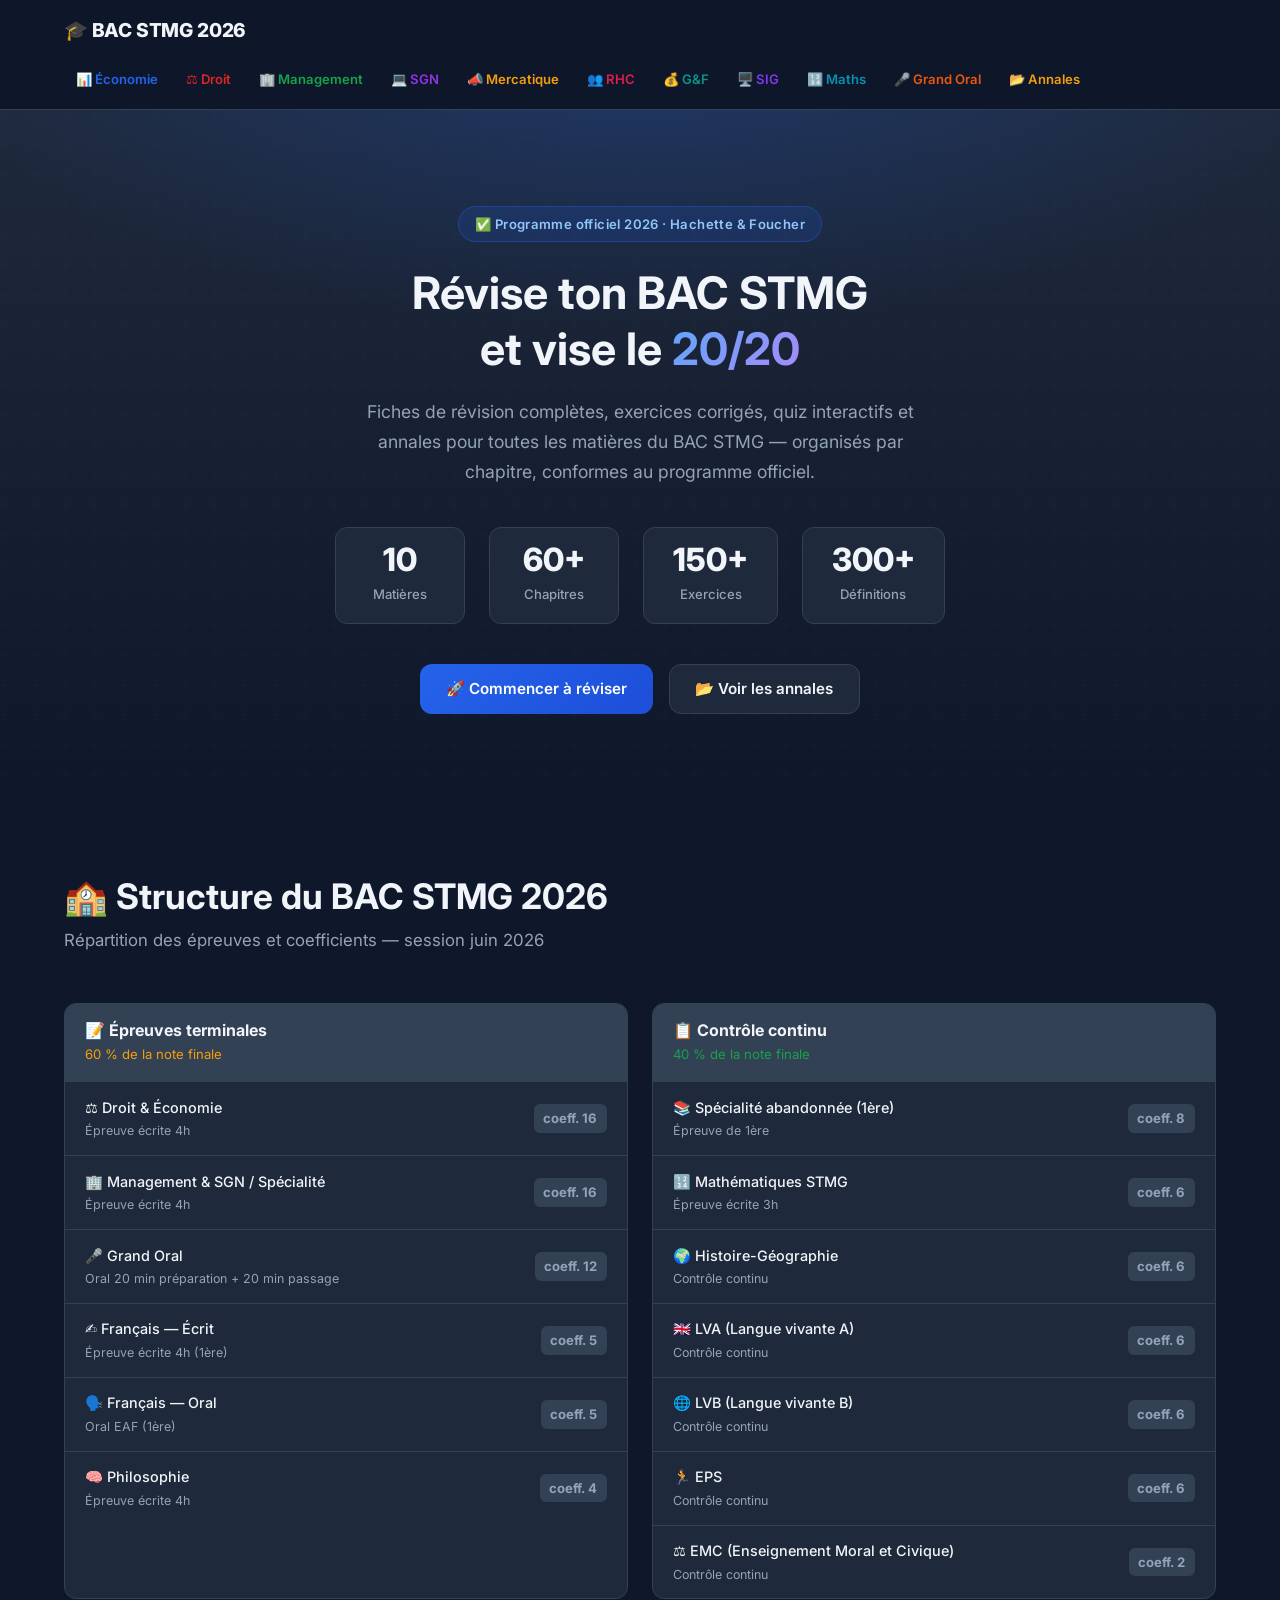
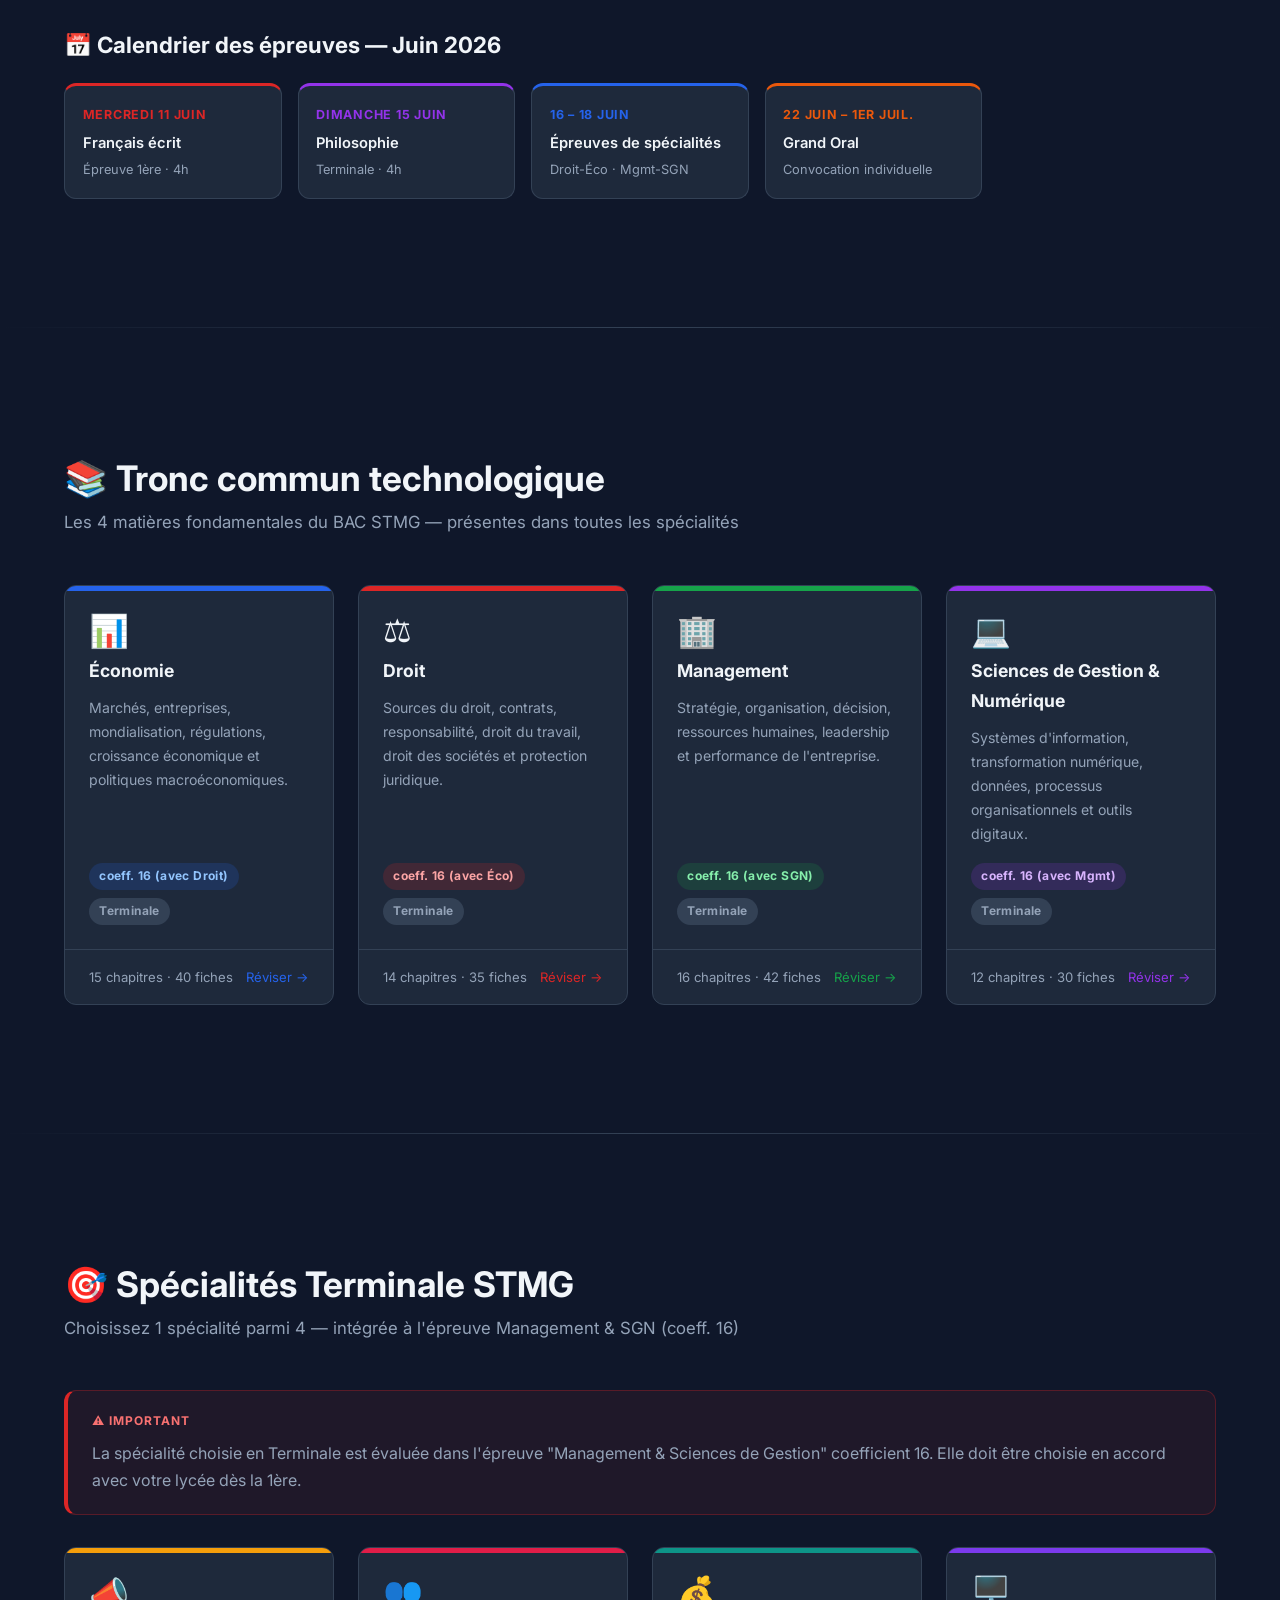
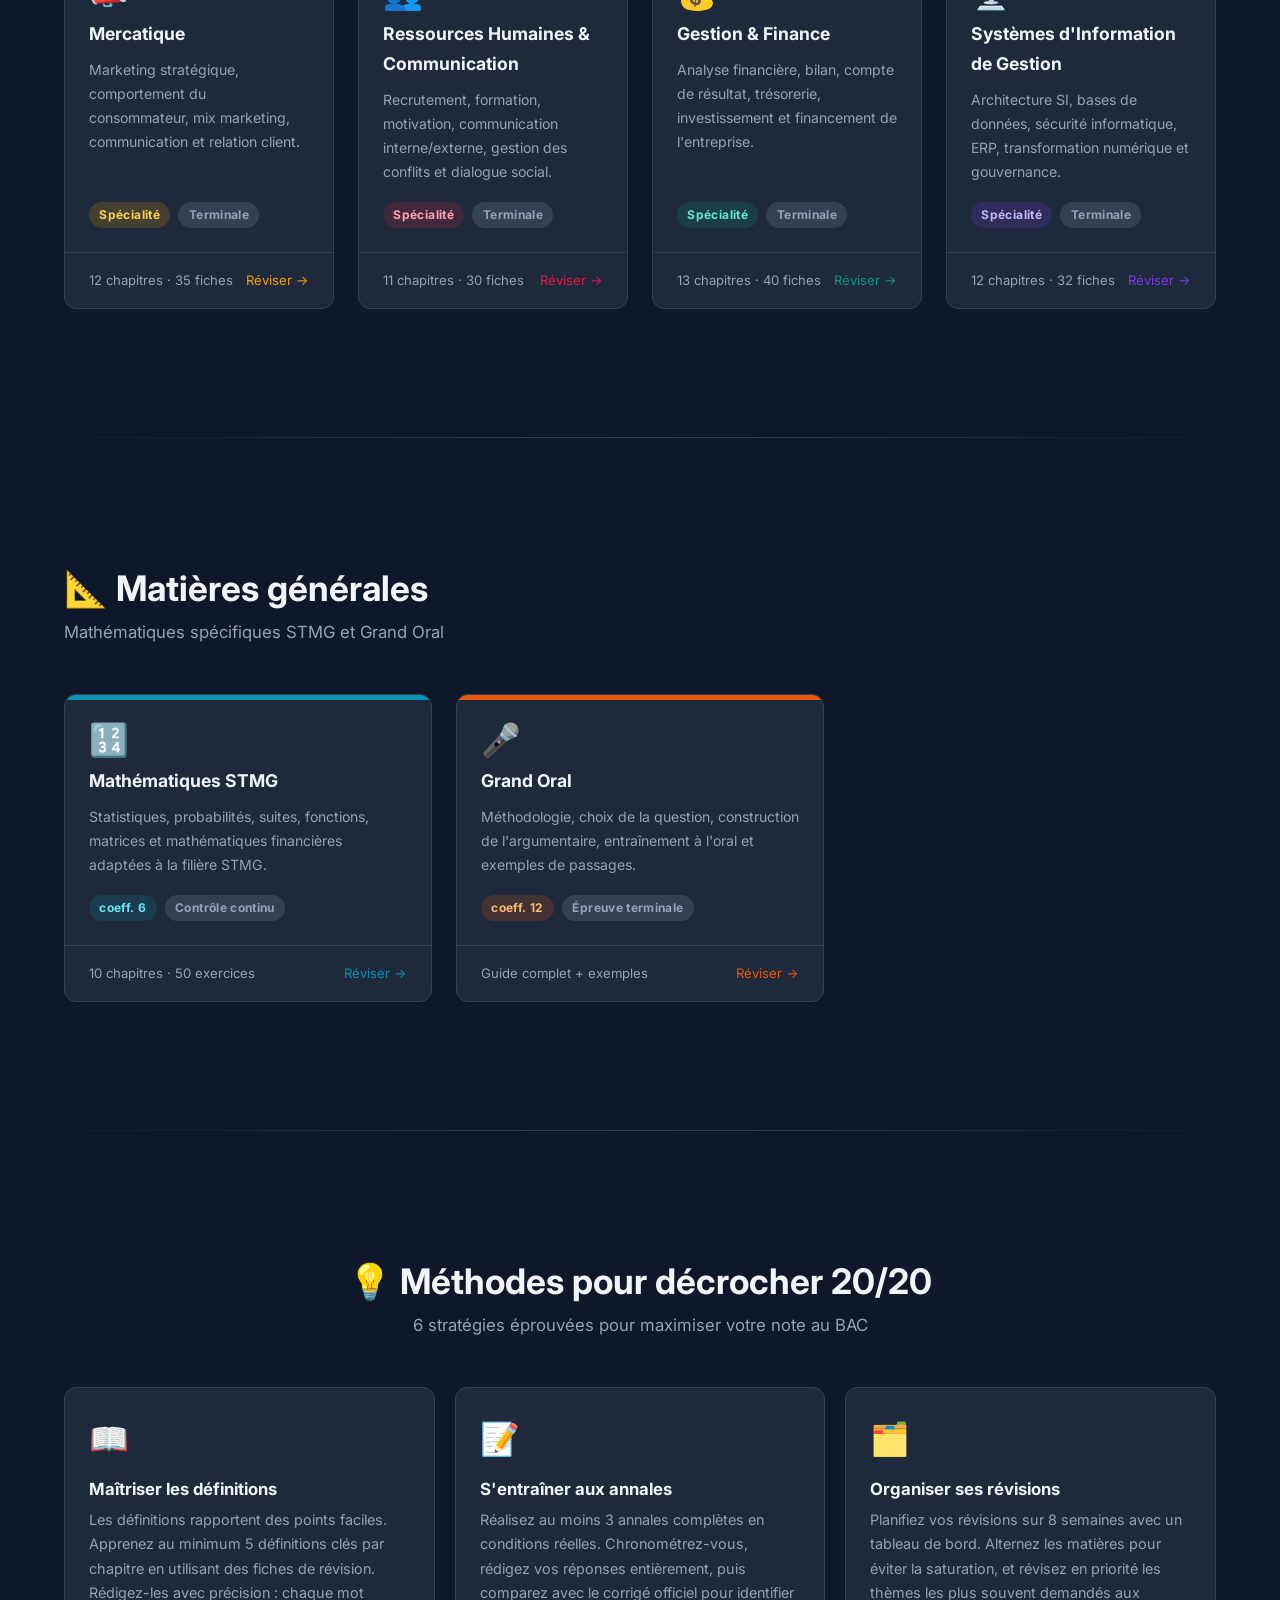
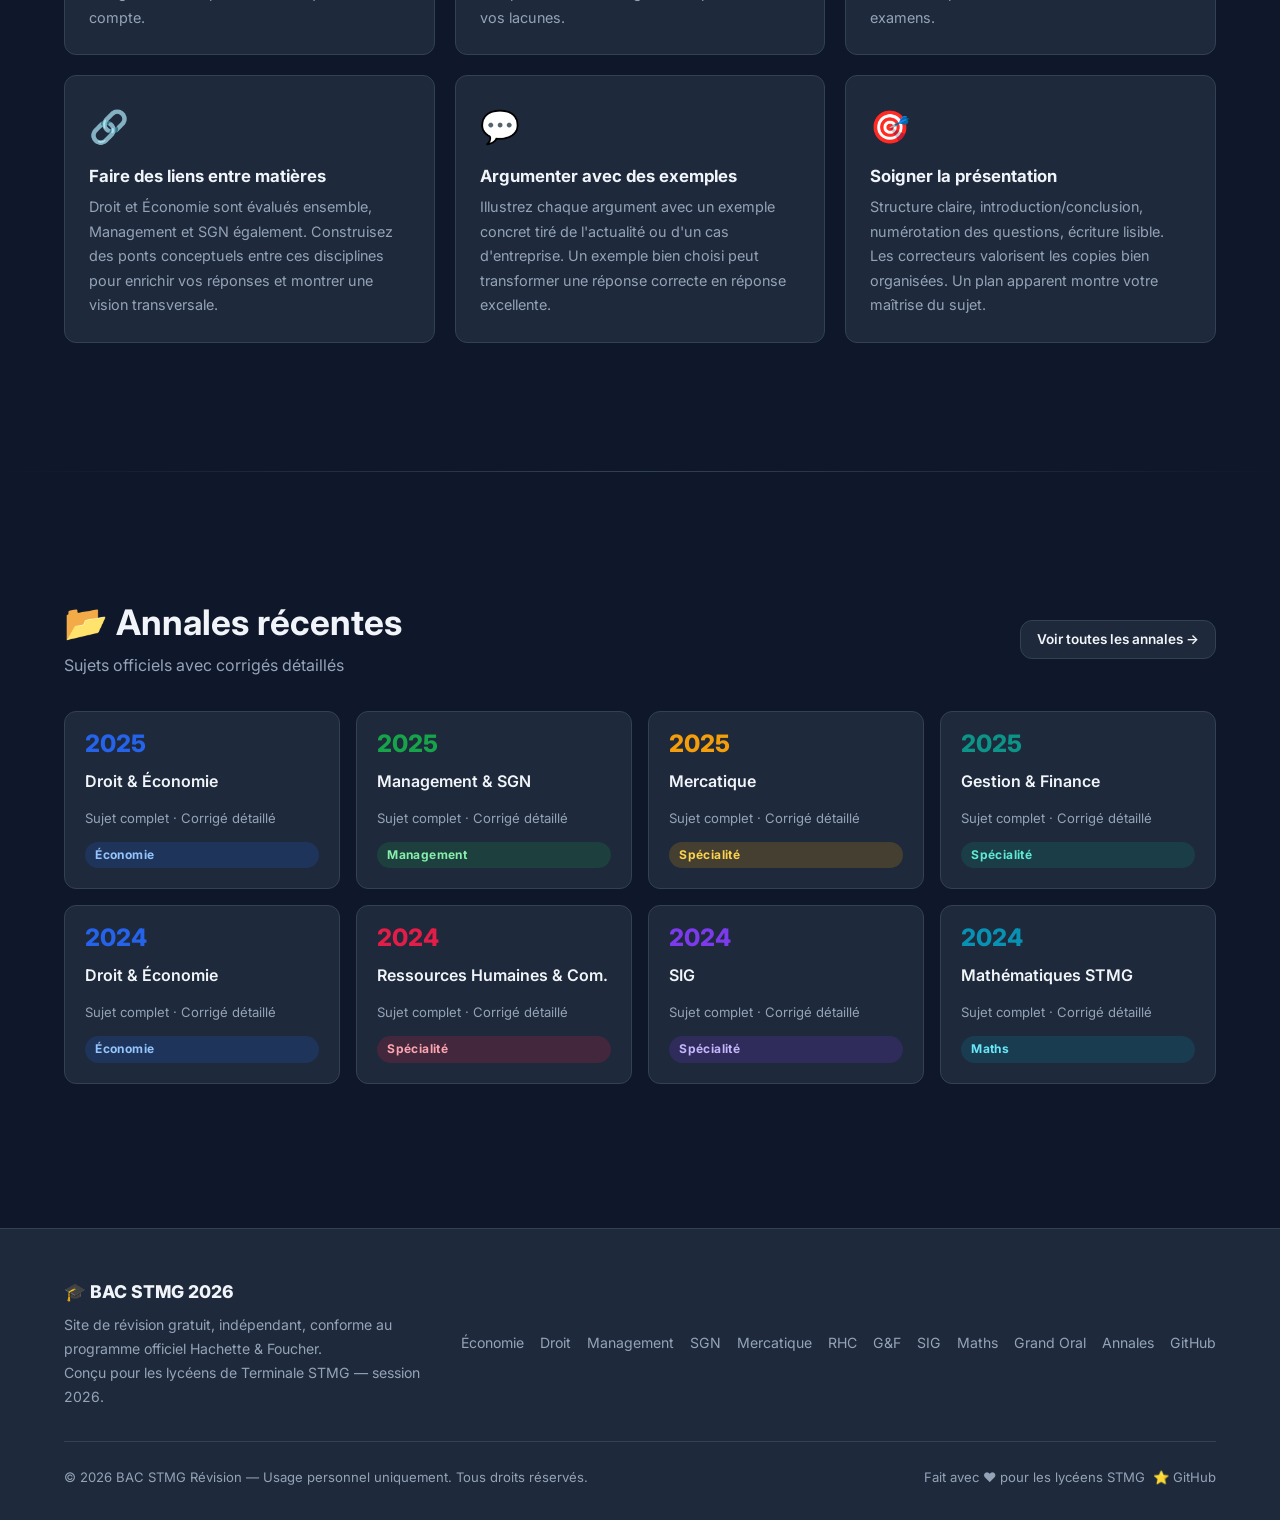
<file: index.html>
﻿<!DOCTYPE html>
<html lang="fr">
<head>
  <meta charset="UTF-8">
  <meta name="viewport" content="width=device-width, initial-scale=1.0">
  <meta name="description" content="Révise ton BAC STMG 2026 avec des fiches complètes, exercices corrigés, quiz interactifs pour toutes les matières : Économie, Droit, Management, SGN, Mercatique, RHC, Gestion & Finance, SIG, Maths.">
  <title>BAC STMG 2026 — Révision complète | Fiches, Exercices, Quiz</title>
  <link rel="preconnect" href="https://fonts.googleapis.com">
  <link rel="preconnect" href="https://fonts.gstatic.com" crossorigin>
  <link href="https://fonts.googleapis.com/css2?family=Inter:wght@400;500;600;700;800&display=swap" rel="stylesheet">
  <link rel="stylesheet" href="css/style.css">
</head>
<body>

<!-- ══════════════════════════════════════════════════════════
     NAVBAR
══════════════════════════════════════════════════════════ -->
<nav class="navbar">
  <div class="container">
    <div class="navbar-inner">
      <a href="index.html" class="navbar-logo">
        🎓 BAC STMG 2026
      </a>
      <div class="navbar-links" id="navLinks">
        <a href="economie.html"        class="nav-eco">📊 Économie</a>
        <a href="droit.html"           class="nav-droit">⚖️ Droit</a>
        <a href="management.html"      class="nav-mgmt">🏢 Management</a>
        <a href="sciences-gestion.html"class="nav-sg">💻 SGN</a>
        <a href="mercatique.html"      class="nav-merca">📣 Mercatique</a>
        <a href="rhc.html"             class="nav-rhc">👥 RHC</a>
        <a href="gestion-finance.html" class="nav-gf">💰 G&F</a>
        <a href="sig.html"             class="nav-sig">🖥️ SIG</a>
        <a href="maths.html"           class="nav-maths">🔢 Maths</a>
        <a href="grand-oral.html"      class="nav-go">🎤 Grand Oral</a>
        <a href="annales.html" class="nav-merca">📂 Annales</a>
      </div>
    </div>
  </div>
</nav>

<!-- ══════════════════════════════════════════════════════════
     HERO
══════════════════════════════════════════════════════════ -->
<section class="hero">
  <div class="container" style="position:relative;z-index:1;">
    <div class="hero-badge">
      ✅ Programme officiel 2026 · Hachette &amp; Foucher
    </div>
    <h1>Révise ton BAC STMG<br>et vise le <span>20/20</span></h1>
    <p class="hero-desc">
      Fiches de révision complètes, exercices corrigés, quiz interactifs et annales
      pour toutes les matières du BAC STMG — organisés par chapitre, conformes au programme officiel.
    </p>

    <div class="hero-stats">
      <div class="hero-stat">
        <span class="stat-value">10</span>
        <span class="stat-label">Matières</span>
      </div>
      <div class="hero-stat">
        <span class="stat-value">60+</span>
        <span class="stat-label">Chapitres</span>
      </div>
      <div class="hero-stat">
        <span class="stat-value">150+</span>
        <span class="stat-label">Exercices</span>
      </div>
      <div class="hero-stat">
        <span class="stat-value">300+</span>
        <span class="stat-label">Définitions</span>
      </div>
    </div>

    <div class="hero-cta">
      <a href="#matieres" class="btn btn-primary">🚀 Commencer à réviser</a>
      <a href="annales.html" class="btn btn-secondary">📂 Voir les annales</a>
    </div>
  </div>
</section>

<!-- ══════════════════════════════════════════════════════════
     STRUCTURE DU BAC STMG 2026
══════════════════════════════════════════════════════════ -->
<section class="section" id="structure">
  <div class="container">
    <h2 class="section-title">🏫 Structure du BAC STMG 2026</h2>
    <p class="section-subtitle">Répartition des épreuves et coefficients — session juin 2026</p>

    <div class="epreuves-grid">
      <!-- Épreuves terminales -->
      <div class="epreuves-col">
        <div class="epreuves-col-header">
          <h3>📝 Épreuves terminales</h3>
          <p class="text-merca">60 % de la note finale</p>
        </div>
        <div class="epreuve-item">
          <div>
            <div class="epreuve-name">⚖️ Droit &amp; Économie</div>
            <div style="font-size:.78rem;color:var(--text2);">Épreuve écrite 4h</div>
          </div>
          <span class="epreuve-coeff">coeff. 16</span>
        </div>
        <div class="epreuve-item">
          <div>
            <div class="epreuve-name">🏢 Management &amp; SGN / Spécialité</div>
            <div style="font-size:.78rem;color:var(--text2);">Épreuve écrite 4h</div>
          </div>
          <span class="epreuve-coeff">coeff. 16</span>
        </div>
        <div class="epreuve-item">
          <div>
            <div class="epreuve-name">🎤 Grand Oral</div>
            <div style="font-size:.78rem;color:var(--text2);">Oral 20 min préparation + 20 min passage</div>
          </div>
          <span class="epreuve-coeff">coeff. 12</span>
        </div>
        <div class="epreuve-item">
          <div>
            <div class="epreuve-name">✍️ Français — Écrit</div>
            <div style="font-size:.78rem;color:var(--text2);">Épreuve écrite 4h (1ère)</div>
          </div>
          <span class="epreuve-coeff">coeff. 5</span>
        </div>
        <div class="epreuve-item">
          <div>
            <div class="epreuve-name">🗣️ Français — Oral</div>
            <div style="font-size:.78rem;color:var(--text2);">Oral EAF (1ère)</div>
          </div>
          <span class="epreuve-coeff">coeff. 5</span>
        </div>
        <div class="epreuve-item">
          <div>
            <div class="epreuve-name">🧠 Philosophie</div>
            <div style="font-size:.78rem;color:var(--text2);">Épreuve écrite 4h</div>
          </div>
          <span class="epreuve-coeff">coeff. 4</span>
        </div>
      </div>

      <!-- Contrôle continu -->
      <div class="epreuves-col">
        <div class="epreuves-col-header">
          <h3>📋 Contrôle continu</h3>
          <p class="text-mgmt">40 % de la note finale</p>
        </div>
        <div class="epreuve-item">
          <div>
            <div class="epreuve-name">📚 Spécialité abandonnée (1ère)</div>
            <div style="font-size:.78rem;color:var(--text2);">Épreuve de 1ère</div>
          </div>
          <span class="epreuve-coeff">coeff. 8</span>
        </div>
        <div class="epreuve-item">
          <div>
            <div class="epreuve-name">🔢 Mathématiques STMG</div>
            <div style="font-size:.78rem;color:var(--text2);">Épreuve écrite 3h</div>
          </div>
          <span class="epreuve-coeff">coeff. 6</span>
        </div>
        <div class="epreuve-item">
          <div>
            <div class="epreuve-name">🌍 Histoire-Géographie</div>
            <div style="font-size:.78rem;color:var(--text2);">Contrôle continu</div>
          </div>
          <span class="epreuve-coeff">coeff. 6</span>
        </div>
        <div class="epreuve-item">
          <div>
            <div class="epreuve-name">🇬🇧 LVA (Langue vivante A)</div>
            <div style="font-size:.78rem;color:var(--text2);">Contrôle continu</div>
          </div>
          <span class="epreuve-coeff">coeff. 6</span>
        </div>
        <div class="epreuve-item">
          <div>
            <div class="epreuve-name">🌐 LVB (Langue vivante B)</div>
            <div style="font-size:.78rem;color:var(--text2);">Contrôle continu</div>
          </div>
          <span class="epreuve-coeff">coeff. 6</span>
        </div>
        <div class="epreuve-item">
          <div>
            <div class="epreuve-name">🏃 EPS</div>
            <div style="font-size:.78rem;color:var(--text2);">Contrôle continu</div>
          </div>
          <span class="epreuve-coeff">coeff. 6</span>
        </div>
        <div class="epreuve-item">
          <div>
            <div class="epreuve-name">⚖️ EMC (Enseignement Moral et Civique)</div>
            <div style="font-size:.78rem;color:var(--text2);">Contrôle continu</div>
          </div>
          <span class="epreuve-coeff">coeff. 2</span>
        </div>
      </div>
    </div>

    <!-- Calendrier -->
    <h3 class="mt-4 mb-2" style="color:var(--text);">📅 Calendrier des épreuves — Juin 2026</h3>
    <div class="calendar-grid">
      <div class="calendar-item" data-subject="droit">
        <div class="calendar-date">Mercredi 11 juin</div>
        <div class="calendar-event">Français écrit</div>
        <div class="calendar-detail">Épreuve 1ère · 4h</div>
      </div>
      <div class="calendar-item" data-subject="gestion">
        <div class="calendar-date">Dimanche 15 juin</div>
        <div class="calendar-event">Philosophie</div>
        <div class="calendar-detail">Terminale · 4h</div>
      </div>
      <div class="calendar-item" data-subject="eco">
        <div class="calendar-date">16 – 18 juin</div>
        <div class="calendar-event">Épreuves de spécialités</div>
        <div class="calendar-detail">Droit-Éco · Mgmt-SGN</div>
      </div>
      <div class="calendar-item" data-subject="go">
        <div class="calendar-date">22 juin – 1er juil.</div>
        <div class="calendar-event">Grand Oral</div>
        <div class="calendar-detail">Convocation individuelle</div>
      </div>
    </div>
  </div>
</section>

<div class="divider"></div>

<!-- ══════════════════════════════════════════════════════════
     TRONC COMMUN TECHNOLOGIQUE
══════════════════════════════════════════════════════════ -->
<section class="section" id="matieres">
  <div class="container">
    <h2 class="section-title">📚 Tronc commun technologique</h2>
    <p class="section-subtitle">Les 4 matières fondamentales du BAC STMG — présentes dans toutes les spécialités</p>

    <div class="subjects-grid">

      <!-- Économie -->
      <a href="economie.html" class="subject-card" data-subject="eco">
        <div class="subject-card-top"></div>
        <div class="subject-card-body">
          <div class="subject-card-icon">📊</div>
          <div class="subject-card-name">Économie</div>
          <p class="subject-card-desc">
            Marchés, entreprises, mondialisation, régulations, croissance économique et politiques macroéconomiques.
          </p>
          <div class="subject-card-meta">
            <span class="badge badge-eco">coeff. 16 (avec Droit)</span>
            <span class="badge badge-neutral">Terminale</span>
          </div>
        </div>
        <div class="subject-card-footer">
          <span>15 chapitres · 40 fiches</span>
          <span style="color:var(--eco);">Réviser →</span>
        </div>
      </a>

      <!-- Droit -->
      <a href="droit.html" class="subject-card" data-subject="droit">
        <div class="subject-card-top"></div>
        <div class="subject-card-body">
          <div class="subject-card-icon">⚖️</div>
          <div class="subject-card-name">Droit</div>
          <p class="subject-card-desc">
            Sources du droit, contrats, responsabilité, droit du travail, droit des sociétés et protection juridique.
          </p>
          <div class="subject-card-meta">
            <span class="badge badge-droit">coeff. 16 (avec Éco)</span>
            <span class="badge badge-neutral">Terminale</span>
          </div>
        </div>
        <div class="subject-card-footer">
          <span>14 chapitres · 35 fiches</span>
          <span style="color:var(--droit);">Réviser →</span>
        </div>
      </a>

      <!-- Management -->
      <a href="management.html" class="subject-card" data-subject="mgmt">
        <div class="subject-card-top"></div>
        <div class="subject-card-body">
          <div class="subject-card-icon">🏢</div>
          <div class="subject-card-name">Management</div>
          <p class="subject-card-desc">
            Stratégie, organisation, décision, ressources humaines, leadership et performance de l'entreprise.
          </p>
          <div class="subject-card-meta">
            <span class="badge badge-mgmt">coeff. 16 (avec SGN)</span>
            <span class="badge badge-neutral">Terminale</span>
          </div>
        </div>
        <div class="subject-card-footer">
          <span>16 chapitres · 42 fiches</span>
          <span style="color:var(--mgmt);">Réviser →</span>
        </div>
      </a>

      <!-- Sciences de Gestion & Numérique -->
      <a href="sciences-gestion.html" class="subject-card" data-subject="gestion">
        <div class="subject-card-top"></div>
        <div class="subject-card-body">
          <div class="subject-card-icon">💻</div>
          <div class="subject-card-name">Sciences de Gestion &amp; Numérique</div>
          <p class="subject-card-desc">
            Systèmes d'information, transformation numérique, données, processus organisationnels et outils digitaux.
          </p>
          <div class="subject-card-meta">
            <span class="badge badge-gestion">coeff. 16 (avec Mgmt)</span>
            <span class="badge badge-neutral">Terminale</span>
          </div>
        </div>
        <div class="subject-card-footer">
          <span>12 chapitres · 30 fiches</span>
          <span style="color:var(--gestion);">Réviser →</span>
        </div>
      </a>

    </div>
  </div>
</section>

<div class="divider"></div>

<!-- ══════════════════════════════════════════════════════════
     SPÉCIALITÉS TERMINALE
══════════════════════════════════════════════════════════ -->
<section class="section" id="specialites">
  <div class="container">
    <h2 class="section-title">🎯 Spécialités Terminale STMG</h2>
    <p class="section-subtitle">Choisissez 1 spécialité parmi 4 — intégrée à l'épreuve Management &amp; SGN (coeff. 16)</p>

    <div class="notice-box" style="margin-bottom:2rem;">
      <div class="notice-title">⚠️ Important</div>
      <p>La spécialité choisie en Terminale est évaluée dans l'épreuve "Management &amp; Sciences de Gestion" coefficient 16. Elle doit être choisie en accord avec votre lycée dès la 1ère.</p>
    </div>

    <div class="subjects-grid">

      <!-- Mercatique -->
      <a href="mercatique.html" class="subject-card" data-subject="merca">
        <div class="subject-card-top"></div>
        <div class="subject-card-body">
          <div class="subject-card-icon">📣</div>
          <div class="subject-card-name">Mercatique</div>
          <p class="subject-card-desc">
            Marketing stratégique, comportement du consommateur, mix marketing, communication et relation client.
          </p>
          <div class="subject-card-meta">
            <span class="badge badge-merca">Spécialité</span>
            <span class="badge badge-neutral">Terminale</span>
          </div>
        </div>
        <div class="subject-card-footer">
          <span>12 chapitres · 35 fiches</span>
          <span style="color:var(--merca);">Réviser →</span>
        </div>
      </a>

      <!-- RHC -->
      <a href="rhc.html" class="subject-card" data-subject="rhc">
        <div class="subject-card-top"></div>
        <div class="subject-card-body">
          <div class="subject-card-icon">👥</div>
          <div class="subject-card-name">Ressources Humaines &amp; Communication</div>
          <p class="subject-card-desc">
            Recrutement, formation, motivation, communication interne/externe, gestion des conflits et dialogue social.
          </p>
          <div class="subject-card-meta">
            <span class="badge badge-rhc">Spécialité</span>
            <span class="badge badge-neutral">Terminale</span>
          </div>
        </div>
        <div class="subject-card-footer">
          <span>11 chapitres · 30 fiches</span>
          <span style="color:var(--rhc);">Réviser →</span>
        </div>
      </a>

      <!-- Gestion & Finance -->
      <a href="gestion-finance.html" class="subject-card" data-subject="gf">
        <div class="subject-card-top"></div>
        <div class="subject-card-body">
          <div class="subject-card-icon">💰</div>
          <div class="subject-card-name">Gestion &amp; Finance</div>
          <p class="subject-card-desc">
            Analyse financière, bilan, compte de résultat, trésorerie, investissement et financement de l'entreprise.
          </p>
          <div class="subject-card-meta">
            <span class="badge badge-gf">Spécialité</span>
            <span class="badge badge-neutral">Terminale</span>
          </div>
        </div>
        <div class="subject-card-footer">
          <span>13 chapitres · 40 fiches</span>
          <span style="color:var(--gf);">Réviser →</span>
        </div>
      </a>

      <!-- SIG -->
      <a href="sig.html" class="subject-card" data-subject="sig">
        <div class="subject-card-top"></div>
        <div class="subject-card-body">
          <div class="subject-card-icon">🖥️</div>
          <div class="subject-card-name">Systèmes d'Information de Gestion</div>
          <p class="subject-card-desc">
            Architecture SI, bases de données, sécurité informatique, ERP, transformation numérique et gouvernance.
          </p>
          <div class="subject-card-meta">
            <span class="badge badge-sig">Spécialité</span>
            <span class="badge badge-neutral">Terminale</span>
          </div>
        </div>
        <div class="subject-card-footer">
          <span>12 chapitres · 32 fiches</span>
          <span style="color:var(--sig);">Réviser →</span>
        </div>
      </a>

    </div>
  </div>
</section>

<div class="divider"></div>

<!-- ══════════════════════════════════════════════════════════
     MATIÈRES GÉNÉRALES
══════════════════════════════════════════════════════════ -->
<section class="section" id="generales">
  <div class="container">
    <h2 class="section-title">📐 Matières générales</h2>
    <p class="section-subtitle">Mathématiques spécifiques STMG et Grand Oral</p>

    <div style="display:grid;grid-template-columns:repeat(auto-fill,minmax(320px,1fr));gap:1.5rem;">

      <!-- Maths -->
      <a href="maths.html" class="subject-card" data-subject="maths">
        <div class="subject-card-top"></div>
        <div class="subject-card-body">
          <div class="subject-card-icon">🔢</div>
          <div class="subject-card-name">Mathématiques STMG</div>
          <p class="subject-card-desc">
            Statistiques, probabilités, suites, fonctions, matrices et mathématiques financières adaptées à la filière STMG.
          </p>
          <div class="subject-card-meta">
            <span class="badge badge-maths">coeff. 6</span>
            <span class="badge badge-neutral">Contrôle continu</span>
          </div>
        </div>
        <div class="subject-card-footer">
          <span>10 chapitres · 50 exercices</span>
          <span style="color:var(--maths);">Réviser →</span>
        </div>
      </a>

      <!-- Grand Oral -->
      <a href="grand-oral.html" class="subject-card" data-subject="go">
        <div class="subject-card-top"></div>
        <div class="subject-card-body">
          <div class="subject-card-icon">🎤</div>
          <div class="subject-card-name">Grand Oral</div>
          <p class="subject-card-desc">
            Méthodologie, choix de la question, construction de l'argumentaire, entraînement à l'oral et exemples de passages.
          </p>
          <div class="subject-card-meta">
            <span class="badge badge-go">coeff. 12</span>
            <span class="badge badge-neutral">Épreuve terminale</span>
          </div>
        </div>
        <div class="subject-card-footer">
          <span>Guide complet + exemples</span>
          <span style="color:var(--go);">Réviser →</span>
        </div>
      </a>

    </div>
  </div>
</section>

<div class="divider"></div>

<!-- ══════════════════════════════════════════════════════════
     MÉTHODES POUR AVOIR 20/20
══════════════════════════════════════════════════════════ -->
<section class="section" id="methodes">
  <div class="container">
    <h2 class="section-title text-center">💡 Méthodes pour décrocher 20/20</h2>
    <p class="section-subtitle text-center">6 stratégies éprouvées pour maximiser votre note au BAC</p>

    <div class="tips-grid">

      <div class="tip-card">
        <div class="tip-icon">📖</div>
        <h4>Maîtriser les définitions</h4>
        <p>Les définitions rapportent des points faciles. Apprenez au minimum 5 définitions clés par chapitre en utilisant des fiches de révision. Rédigez-les avec précision : chaque mot compte.</p>
      </div>

      <div class="tip-card">
        <div class="tip-icon">📝</div>
        <h4>S'entraîner aux annales</h4>
        <p>Réalisez au moins 3 annales complètes en conditions réelles. Chronométrez-vous, rédigez vos réponses entièrement, puis comparez avec le corrigé officiel pour identifier vos lacunes.</p>
      </div>

      <div class="tip-card">
        <div class="tip-icon">🗂️</div>
        <h4>Organiser ses révisions</h4>
        <p>Planifiez vos révisions sur 8 semaines avec un tableau de bord. Alternez les matières pour éviter la saturation, et révisez en priorité les thèmes les plus souvent demandés aux examens.</p>
      </div>

      <div class="tip-card">
        <div class="tip-icon">🔗</div>
        <h4>Faire des liens entre matières</h4>
        <p>Droit et Économie sont évalués ensemble, Management et SGN également. Construisez des ponts conceptuels entre ces disciplines pour enrichir vos réponses et montrer une vision transversale.</p>
      </div>

      <div class="tip-card">
        <div class="tip-icon">💬</div>
        <h4>Argumenter avec des exemples</h4>
        <p>Illustrez chaque argument avec un exemple concret tiré de l'actualité ou d'un cas d'entreprise. Un exemple bien choisi peut transformer une réponse correcte en réponse excellente.</p>
      </div>

      <div class="tip-card">
        <div class="tip-icon">🎯</div>
        <h4>Soigner la présentation</h4>
        <p>Structure claire, introduction/conclusion, numérotation des questions, écriture lisible. Les correcteurs valorisent les copies bien organisées. Un plan apparent montre votre maîtrise du sujet.</p>
      </div>

    </div>
  </div>
</section>

<div class="divider"></div>

<!-- ══════════════════════════════════════════════════════════
     ANNALES RÉCENTES
══════════════════════════════════════════════════════════ -->
<section class="section" id="annales">
  <div class="container">
    <div style="display:flex;align-items:center;justify-content:space-between;flex-wrap:wrap;gap:1rem;margin-bottom:2rem;">
      <div>
        <h2 class="section-title">📂 Annales récentes</h2>
        <p style="color:var(--text2);">Sujets officiels avec corrigés détaillés</p>
      </div>
      <a href="annales.html" class="btn btn-secondary btn-sm">Voir toutes les annales →</a>
    </div>

    <div class="annales-grid">

      <a href="annales.html#eco-2025" class="annale-card" data-subject="eco">
        <div class="annale-year text-eco">2025</div>
        <div class="annale-subject">Droit &amp; Économie</div>
        <p class="annale-meta">Sujet complet · Corrigé détaillé</p>
        <span class="badge badge-eco">Économie</span>
      </a>

      <a href="annales.html#mgmt-2025" class="annale-card" data-subject="mgmt">
        <div class="annale-year text-mgmt">2025</div>
        <div class="annale-subject">Management &amp; SGN</div>
        <p class="annale-meta">Sujet complet · Corrigé détaillé</p>
        <span class="badge badge-mgmt">Management</span>
      </a>

      <a href="annales.html#merca-2025" class="annale-card" data-subject="merca">
        <div class="annale-year text-merca">2025</div>
        <div class="annale-subject">Mercatique</div>
        <p class="annale-meta">Sujet complet · Corrigé détaillé</p>
        <span class="badge badge-merca">Spécialité</span>
      </a>

      <a href="annales.html#gf-2025" class="annale-card" data-subject="gf">
        <div class="annale-year text-gf">2025</div>
        <div class="annale-subject">Gestion &amp; Finance</div>
        <p class="annale-meta">Sujet complet · Corrigé détaillé</p>
        <span class="badge badge-gf">Spécialité</span>
      </a>

      <a href="annales.html#eco-2024" class="annale-card" data-subject="eco">
        <div class="annale-year text-eco">2024</div>
        <div class="annale-subject">Droit &amp; Économie</div>
        <p class="annale-meta">Sujet complet · Corrigé détaillé</p>
        <span class="badge badge-eco">Économie</span>
      </a>

      <a href="annales.html#rhc-2024" class="annale-card" data-subject="rhc">
        <div class="annale-year text-rhc">2024</div>
        <div class="annale-subject">Ressources Humaines &amp; Com.</div>
        <p class="annale-meta">Sujet complet · Corrigé détaillé</p>
        <span class="badge badge-rhc">Spécialité</span>
      </a>

      <a href="annales.html#sig-2024" class="annale-card" data-subject="sig">
        <div class="annale-year text-sig">2024</div>
        <div class="annale-subject">SIG</div>
        <p class="annale-meta">Sujet complet · Corrigé détaillé</p>
        <span class="badge badge-sig">Spécialité</span>
      </a>

      <a href="annales.html#maths-2024" class="annale-card" data-subject="maths">
        <div class="annale-year text-maths">2024</div>
        <div class="annale-subject">Mathématiques STMG</div>
        <p class="annale-meta">Sujet complet · Corrigé détaillé</p>
        <span class="badge badge-maths">Maths</span>
      </a>

    </div>
  </div>
</section>

<!-- ══════════════════════════════════════════════════════════
     FOOTER
══════════════════════════════════════════════════════════ -->
<footer>
  <div class="container">
    <div class="footer-inner">
      <div>
        <div class="footer-brand">🎓 BAC STMG 2026</div>
        <p class="footer-desc">
          Site de révision gratuit, indépendant, conforme au programme officiel Hachette &amp; Foucher.<br>
          Conçu pour les lycéens de Terminale STMG — session 2026.
        </p>
      </div>
      <div class="footer-links">
        <a href="economie.html">Économie</a>
        <a href="droit.html">Droit</a>
        <a href="management.html">Management</a>
        <a href="sciences-gestion.html">SGN</a>
        <a href="mercatique.html">Mercatique</a>
        <a href="rhc.html">RHC</a>
        <a href="gestion-finance.html">G&amp;F</a>
        <a href="sig.html">SIG</a>
        <a href="maths.html">Maths</a>
        <a href="grand-oral.html">Grand Oral</a>
        <a href="annales.html">Annales</a>
        <a href="https://github.com" target="_blank" rel="noopener">GitHub</a>
      </div>
    </div>

    <div class="footer-bottom">
      <span>© 2026 BAC STMG Révision — Usage personnel uniquement. Tous droits réservés.</span>
      <span style="display:flex;align-items:center;gap:.5rem;">
        Fait avec ❤️ pour les lycéens STMG
        <a href="https://github.com" target="_blank" rel="noopener" style="color:var(--text2);">
          ⭐ GitHub
        </a>
      </span>
    </div>
  </div>
</footer>

<!-- ══════════════════════════════════════════════════════════
     JAVASCRIPT
══════════════════════════════════════════════════════════ -->
<script>
  /* ── Correction toggle ─────────────────────────────────── */
  document.querySelectorAll('.correction-toggle').forEach(btn => {
    btn.addEventListener('click', () => {
      const content = btn.closest('.exercise').querySelector('.correction-content');
      if (!content) return;
      content.classList.toggle('open');
      btn.textContent = content.classList.contains('open')
        ? '🙈 Masquer la correction'
        : '💡 Voir la correction';
    });
  });

  /* ── Quiz interactif ───────────────────────────────────── */
  document.querySelectorAll('.quiz-option').forEach(opt => {
    opt.addEventListener('click', () => {
      const question = opt.closest('.quiz-question');
      if (!question || question.dataset.answered) return;
      question.dataset.answered = 'true';

      question.querySelectorAll('.quiz-option').forEach(o => {
        o.style.cursor = 'default';
        o.style.pointerEvents = 'none';
        if (o.dataset.correct === 'true') {
          o.classList.add('correct');
        }
      });

      if (opt.dataset.correct !== 'true') {
        opt.classList.add('wrong');
      }
    });
  });

  /* ── Smooth scroll pour ancres internes ────────────────── */
  document.querySelectorAll('a[href^="#"]').forEach(a => {
    a.addEventListener('click', e => {
      const target = document.querySelector(a.getAttribute('href'));
      if (!target) return;
      e.preventDefault();
      target.scrollIntoView({ behavior: 'smooth', block: 'start' });
    });
  });

  /* ── Active nav link (section visible) ─────────────────── */
  const sections = document.querySelectorAll('section[id]');
  const navLinks = document.querySelectorAll('.navbar-links a');

  const observer = new IntersectionObserver(entries => {
    entries.forEach(entry => {
      if (entry.isIntersecting) {
        navLinks.forEach(l => l.classList.remove('active'));
        const active = document.querySelector(`.navbar-links a[href="#${entry.target.id}"]`);
        if (active) active.classList.add('active');
      }
    });
  }, { threshold: 0.3 });

  sections.forEach(s => observer.observe(s));
</script>

</body>
</html>
</file>
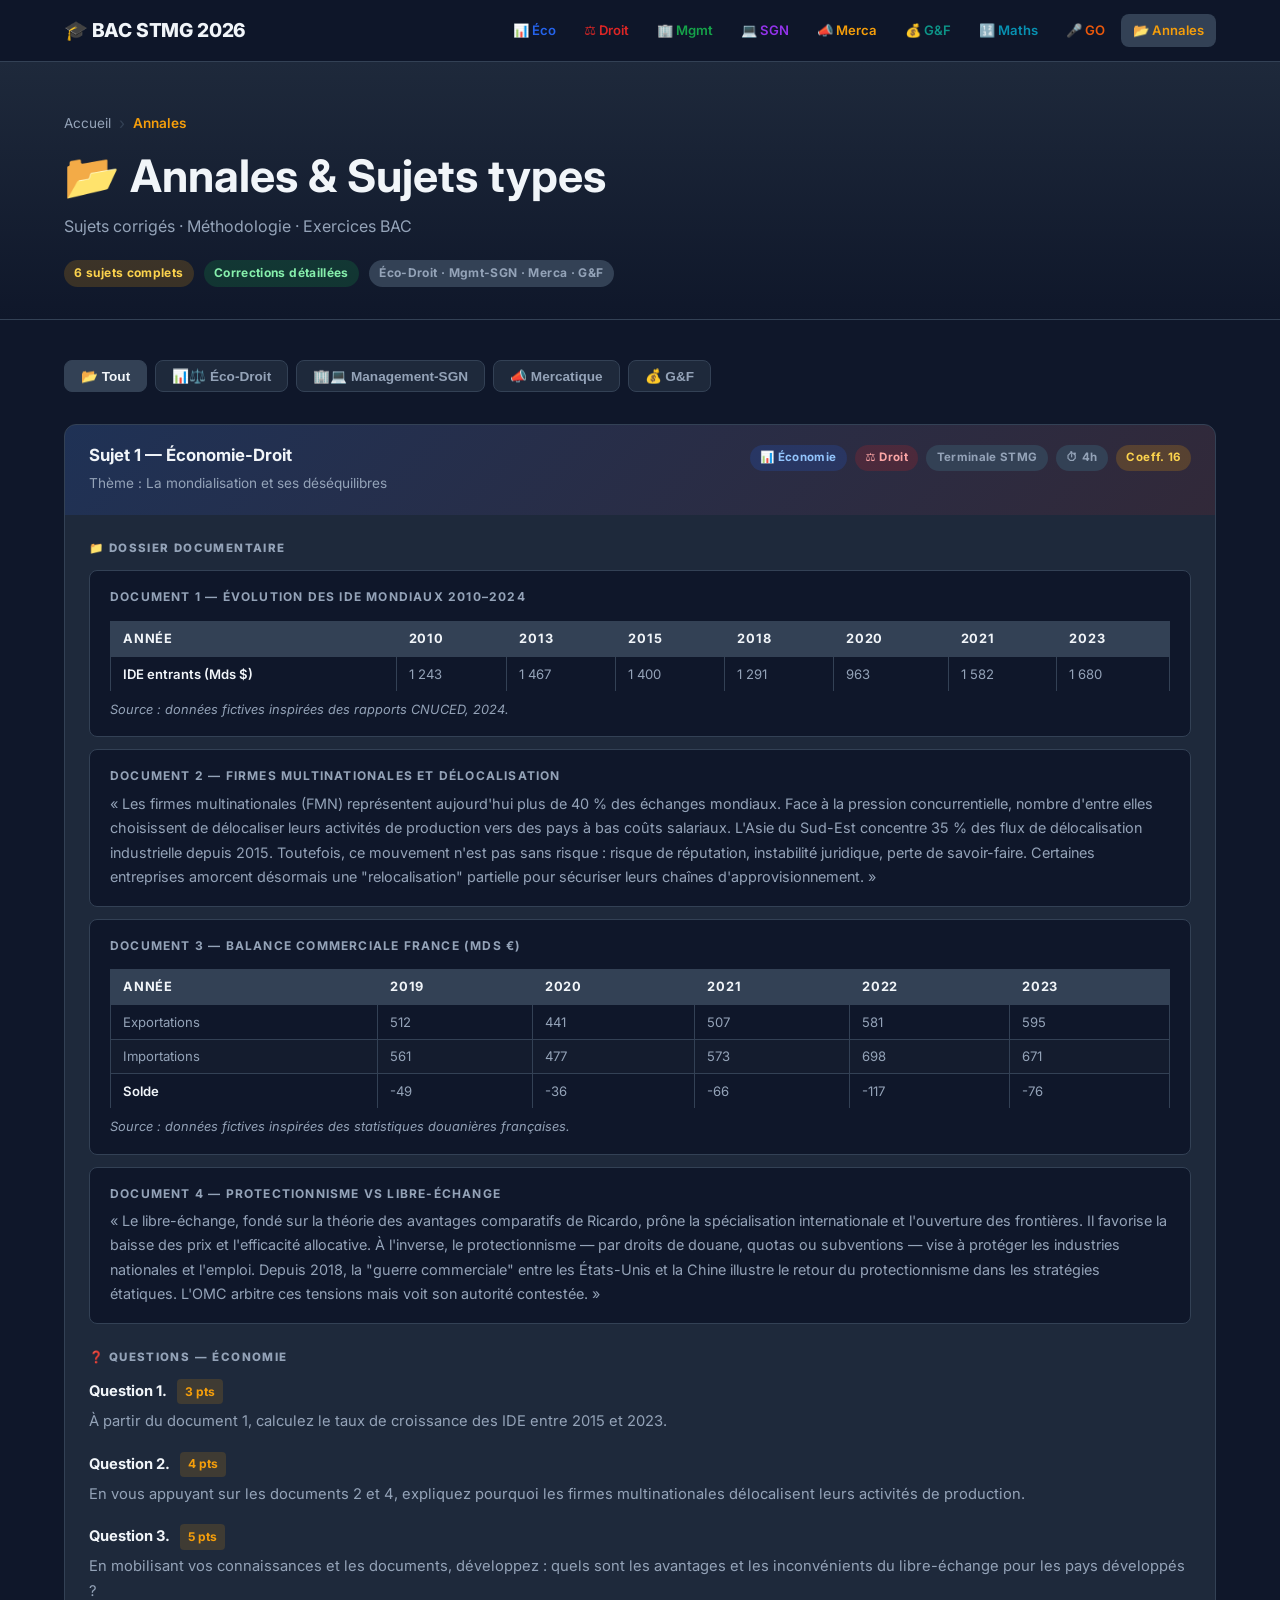
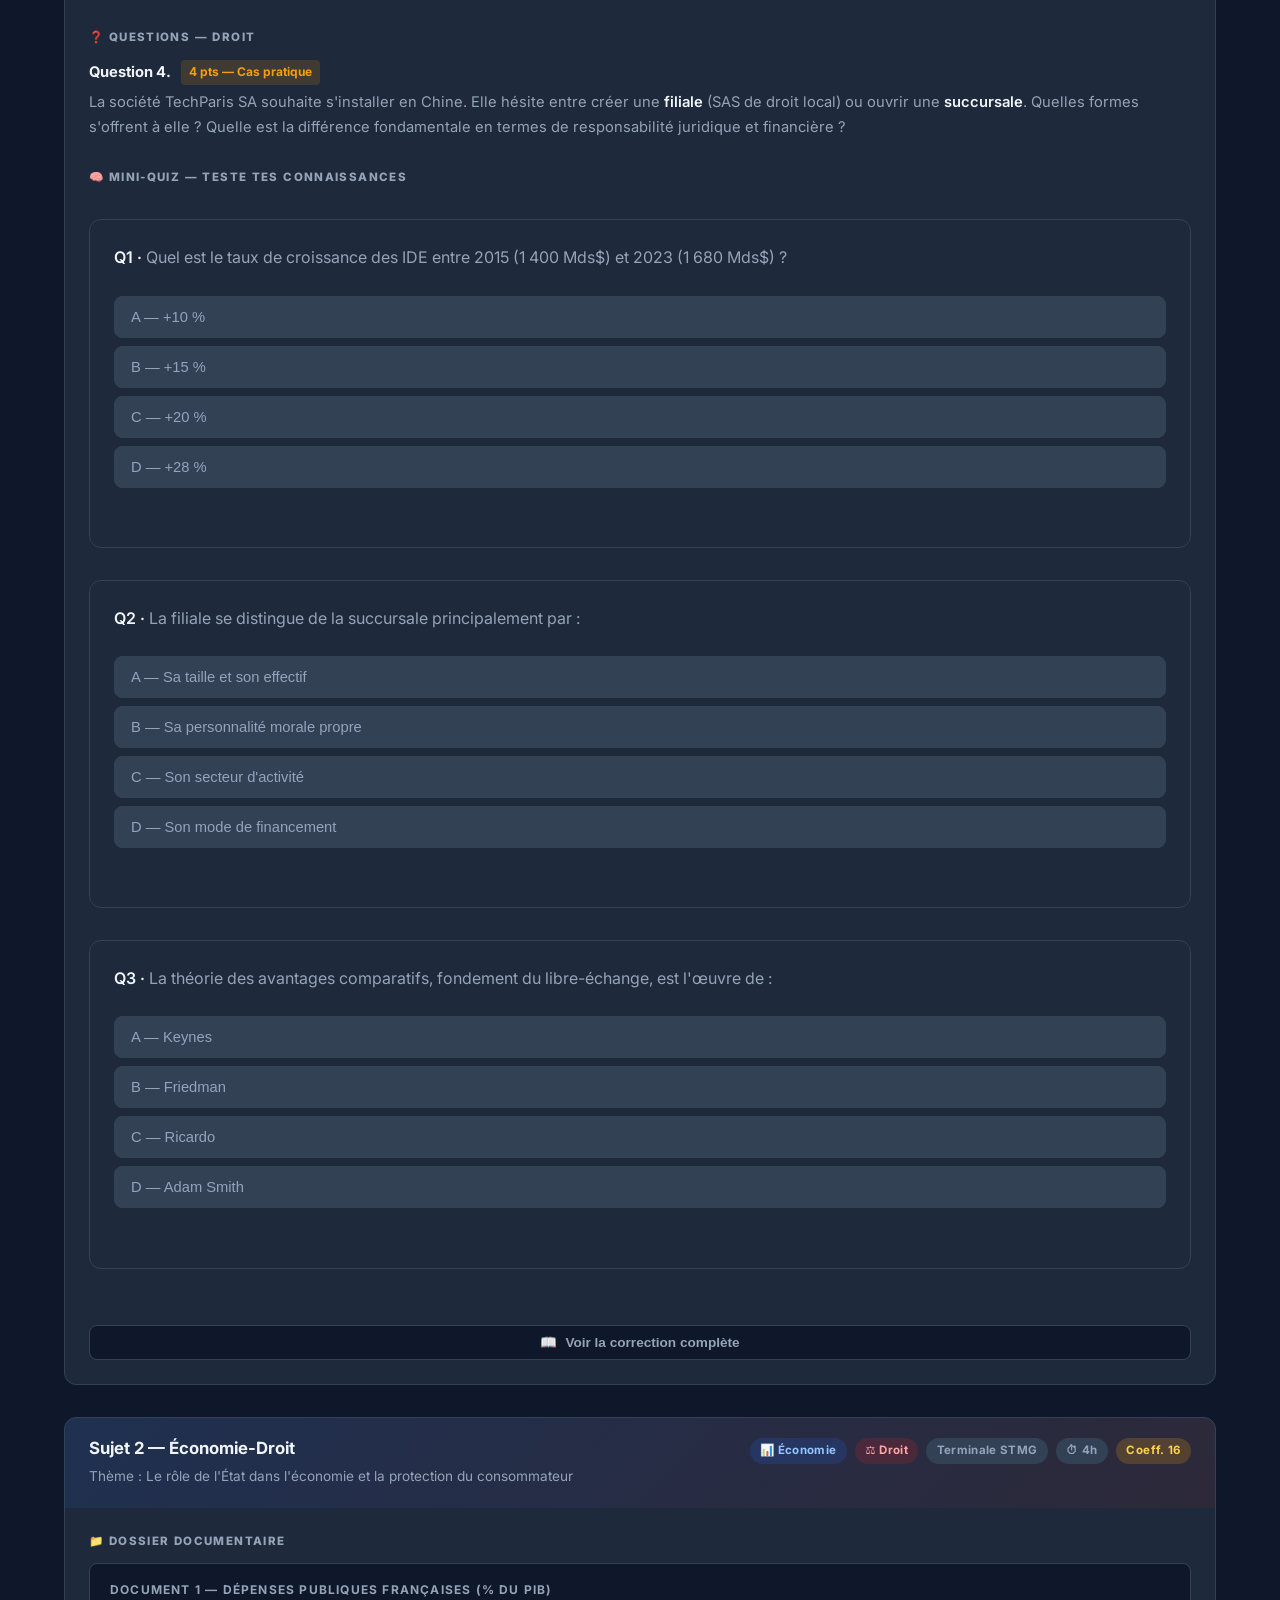
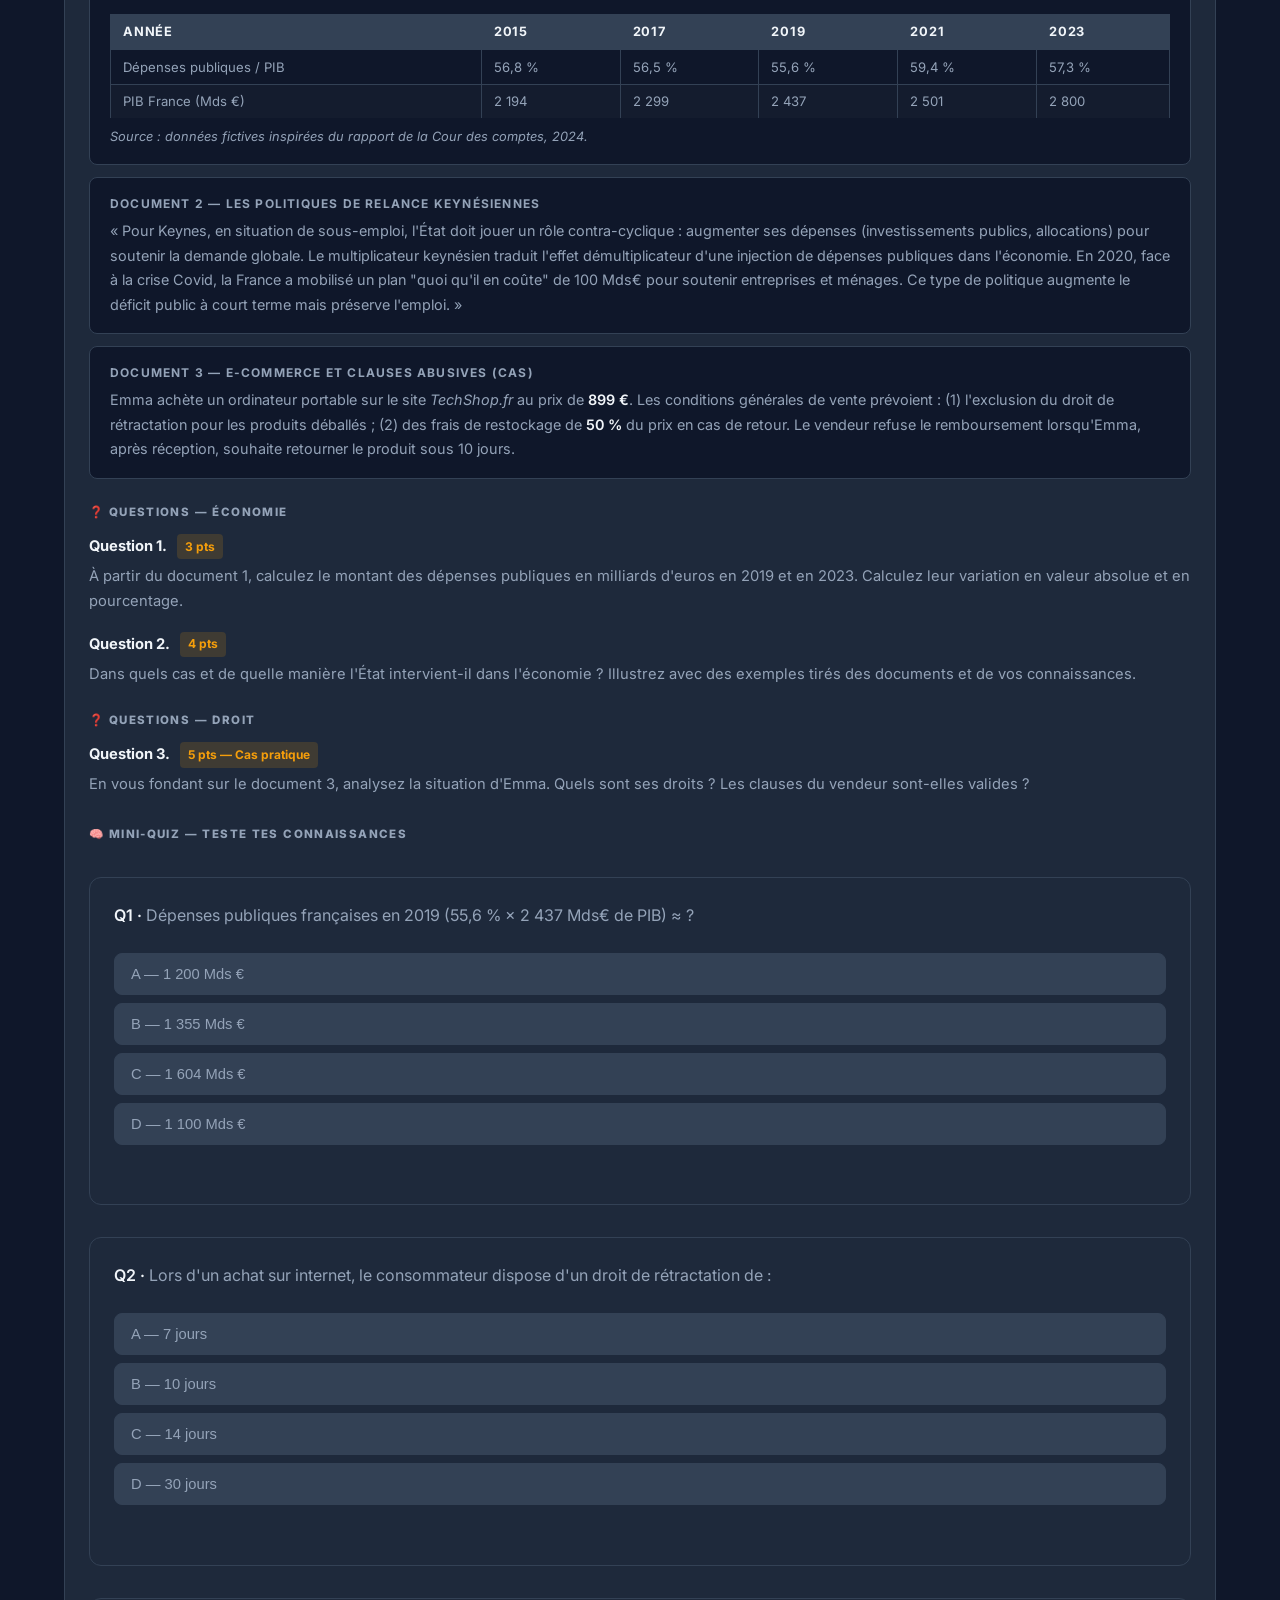
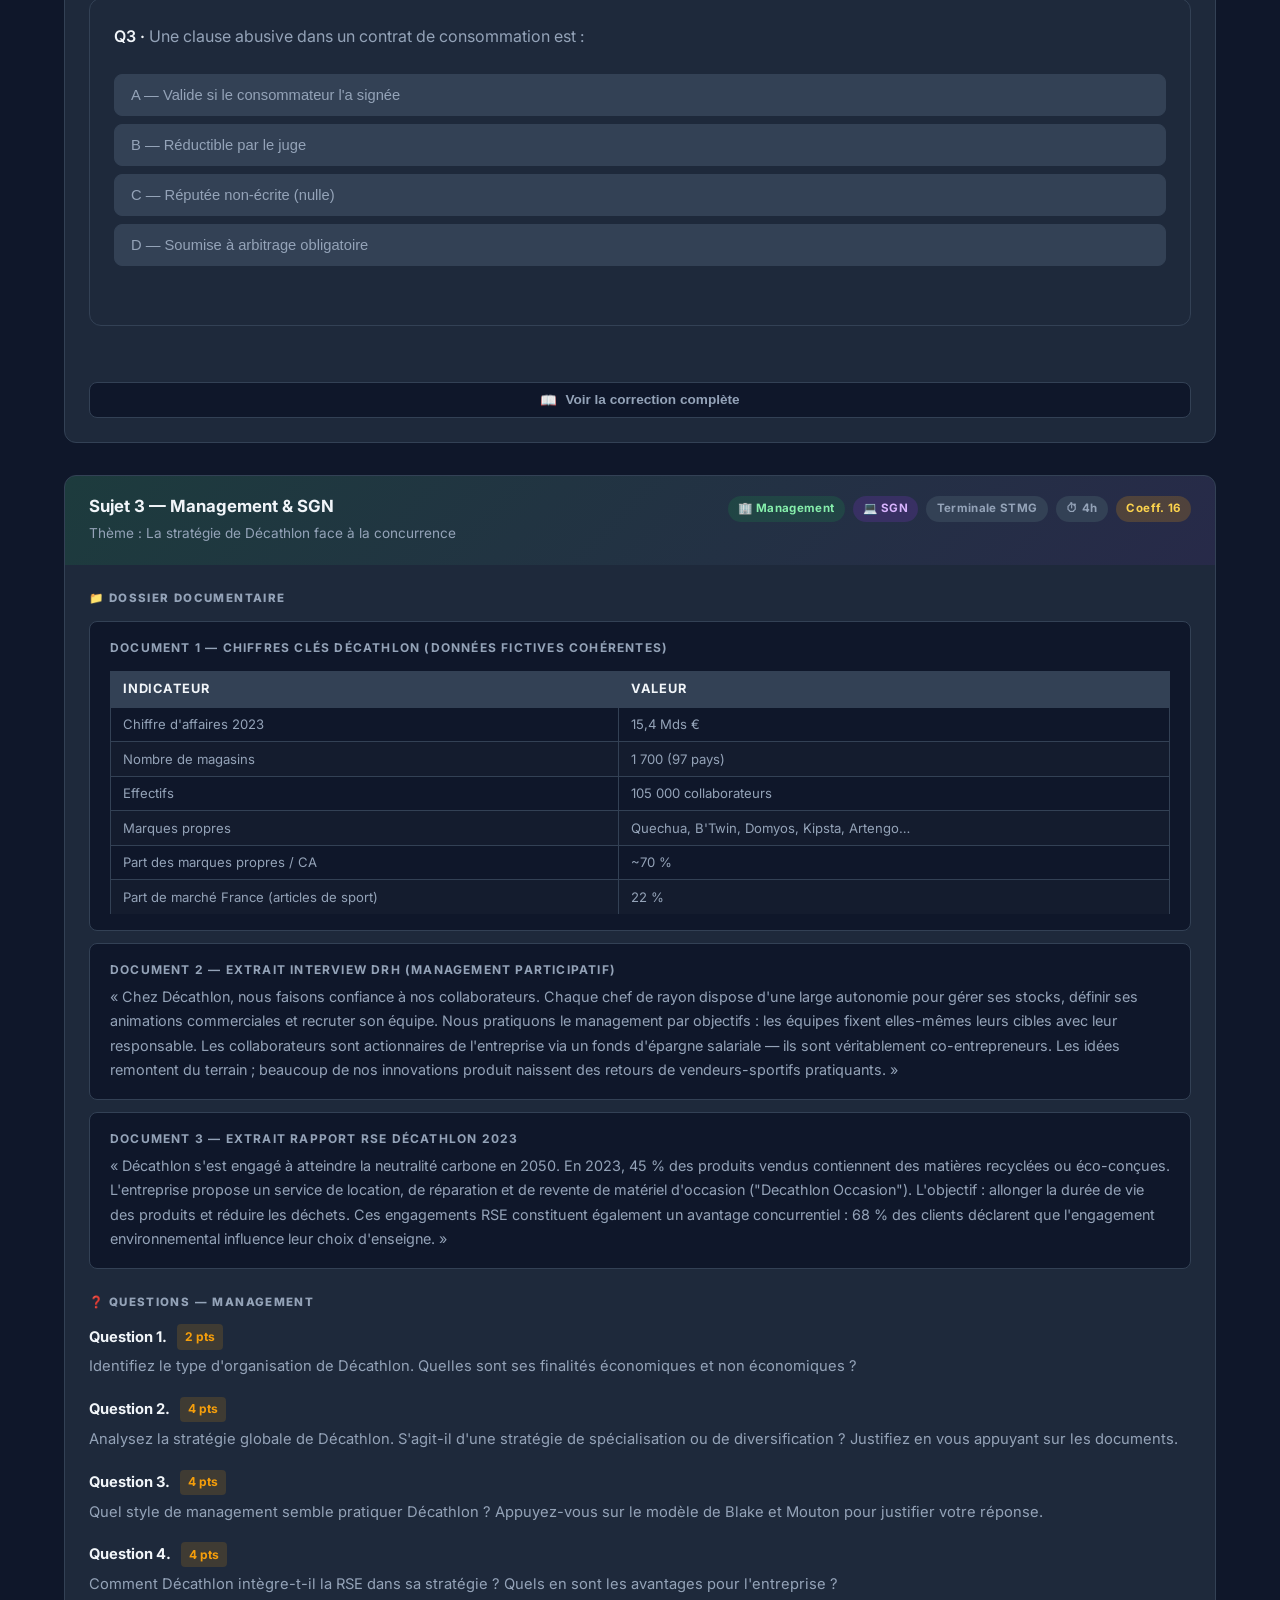
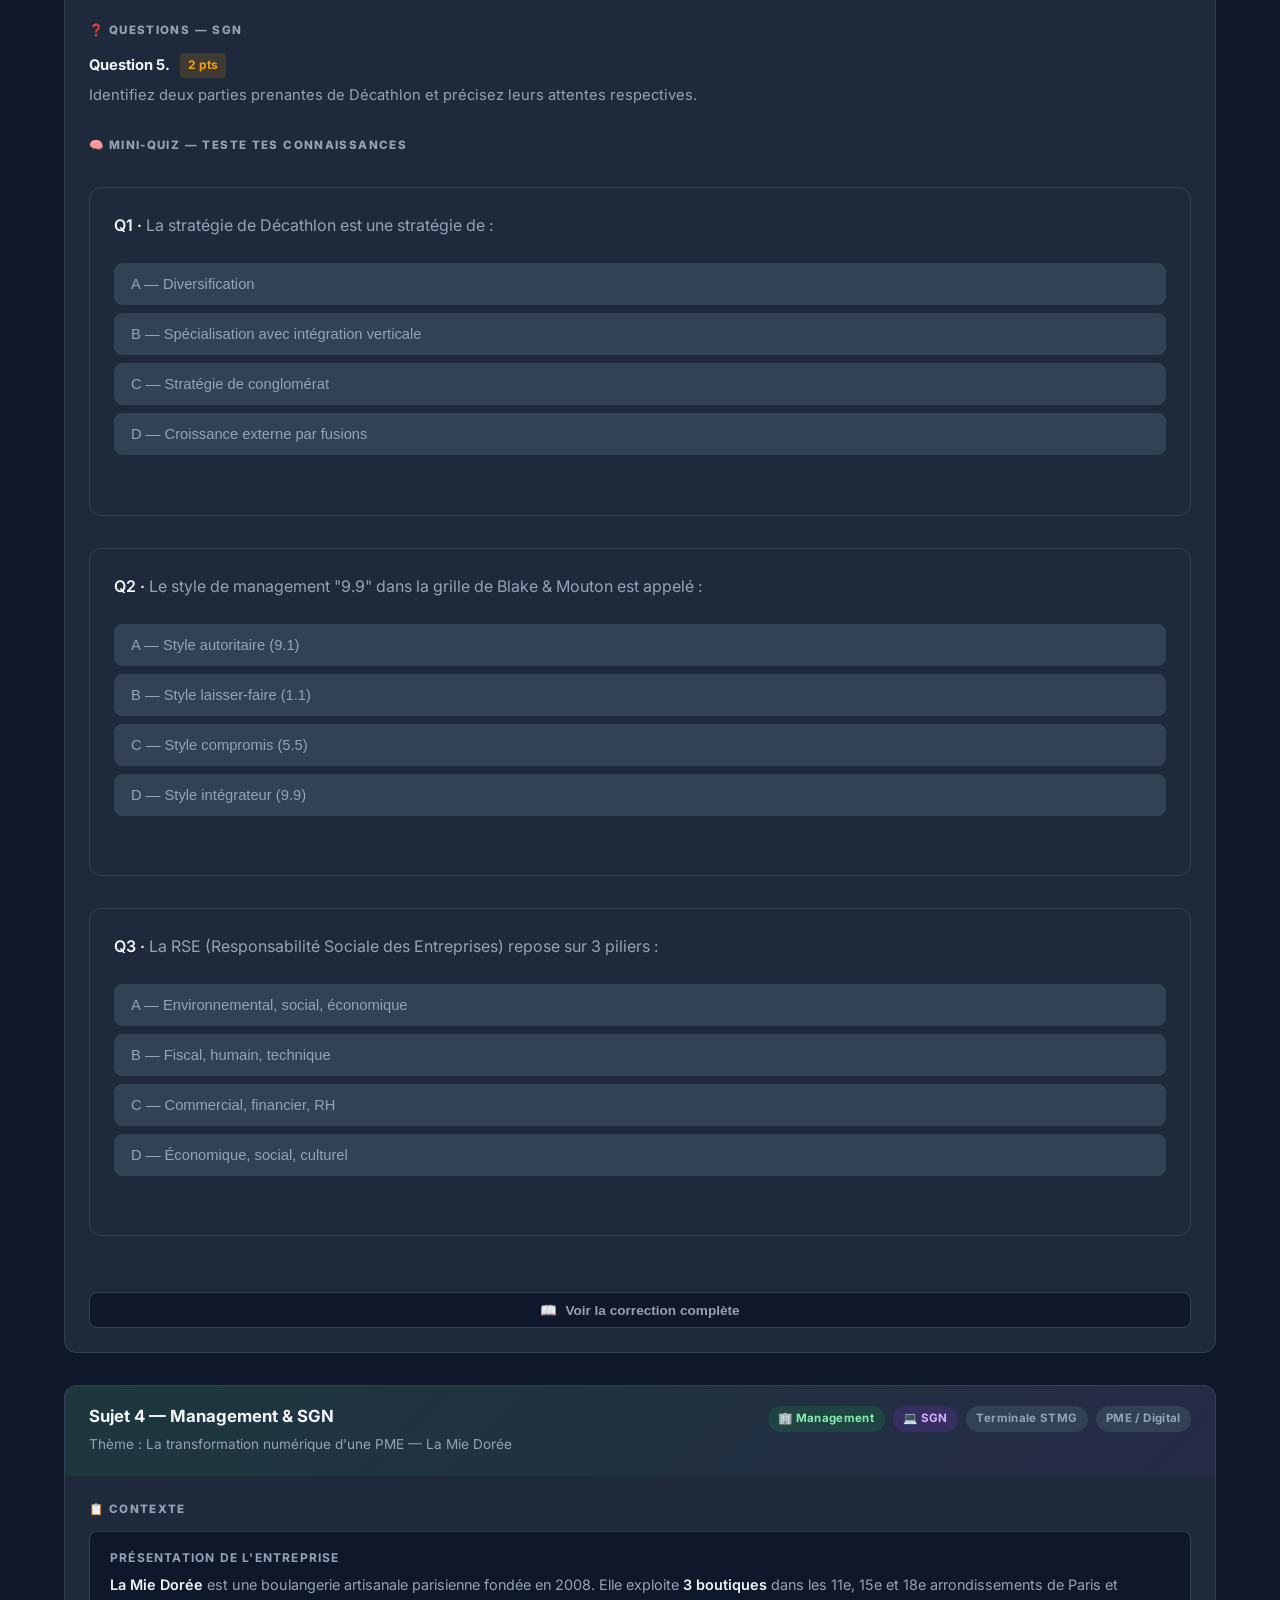
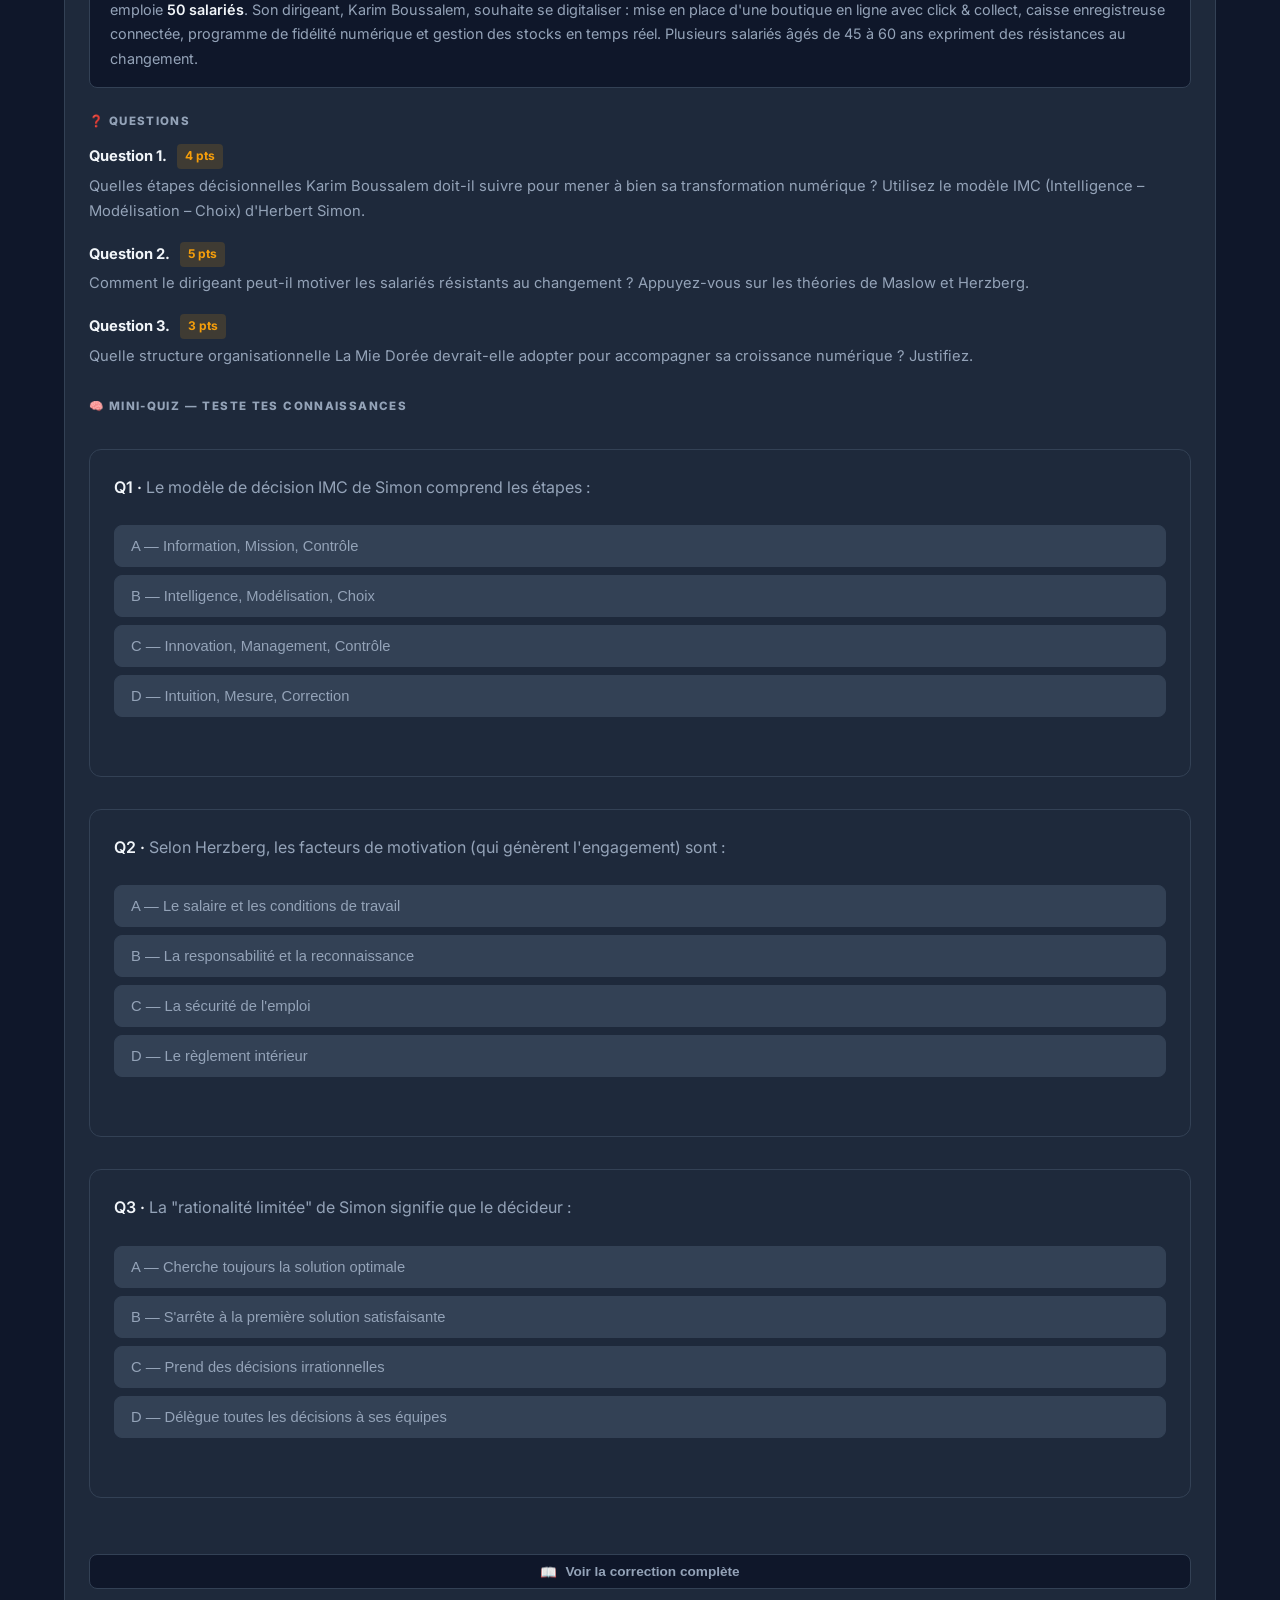
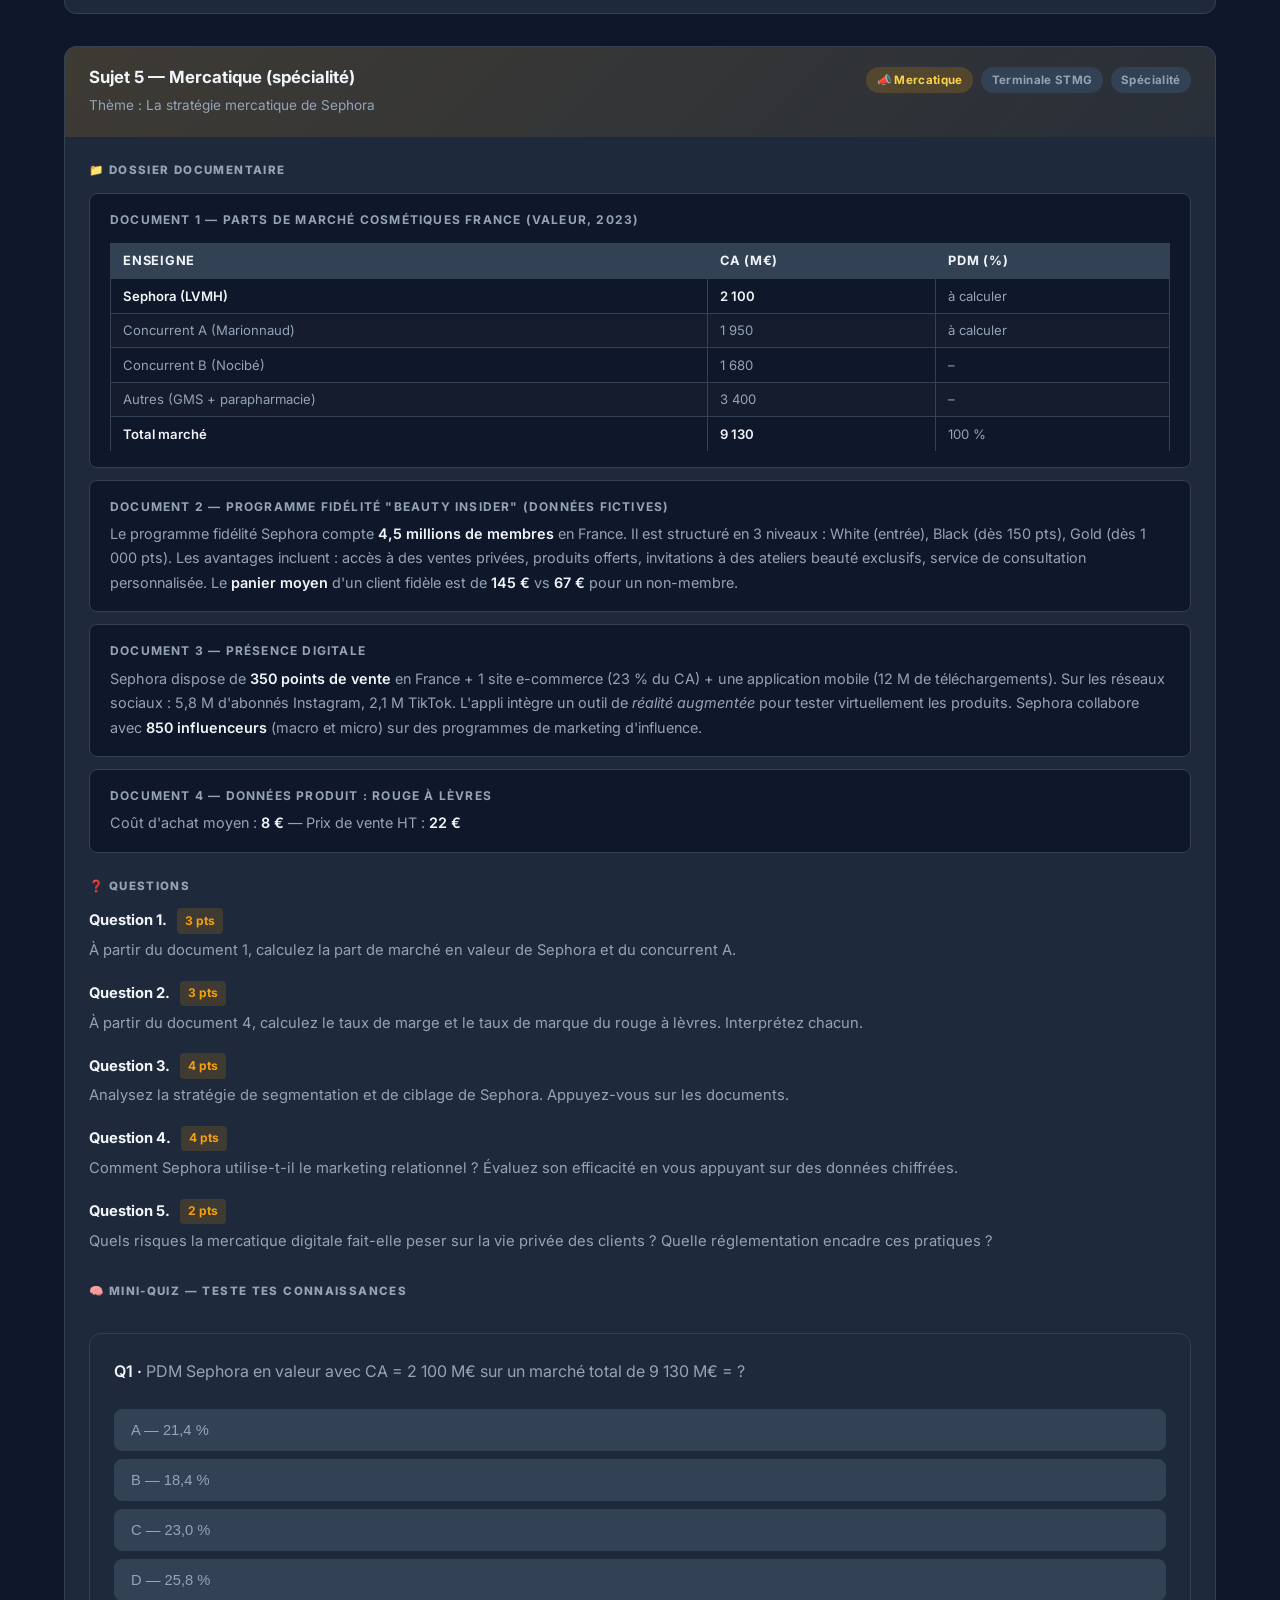
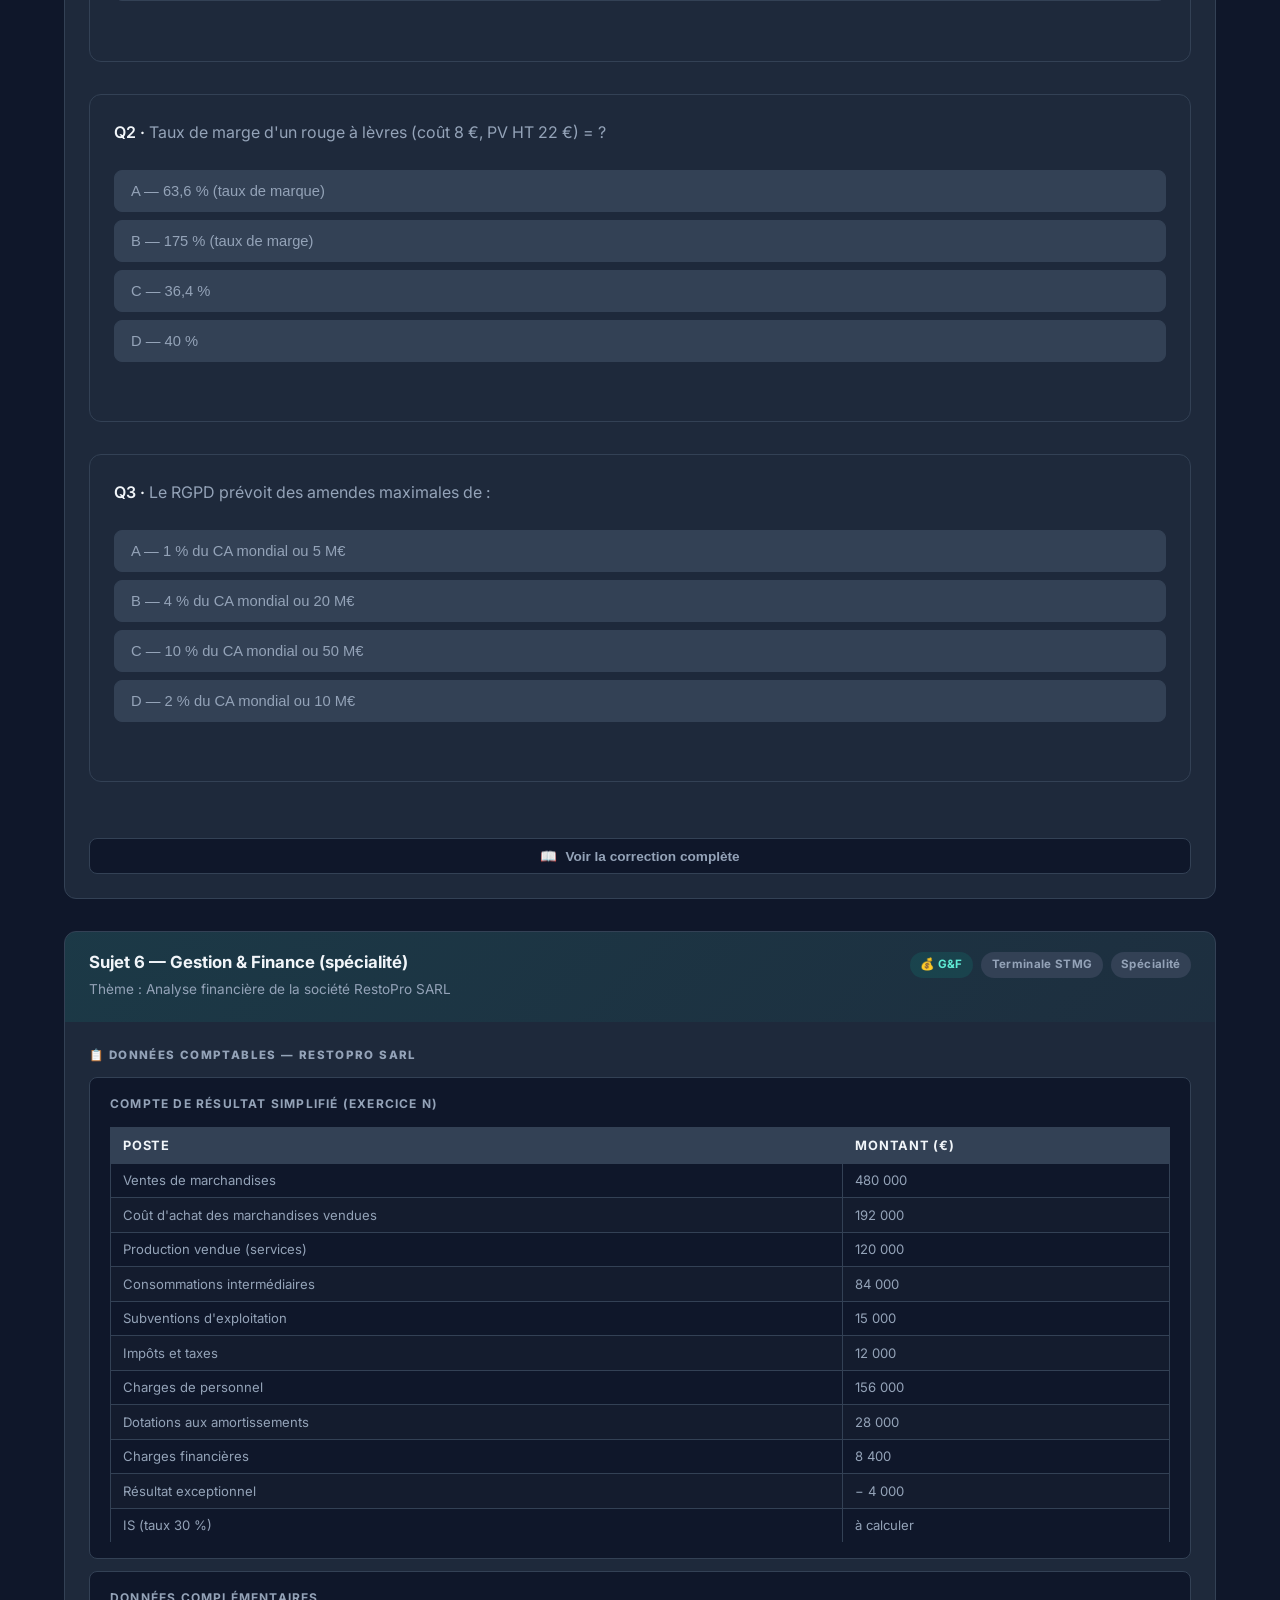
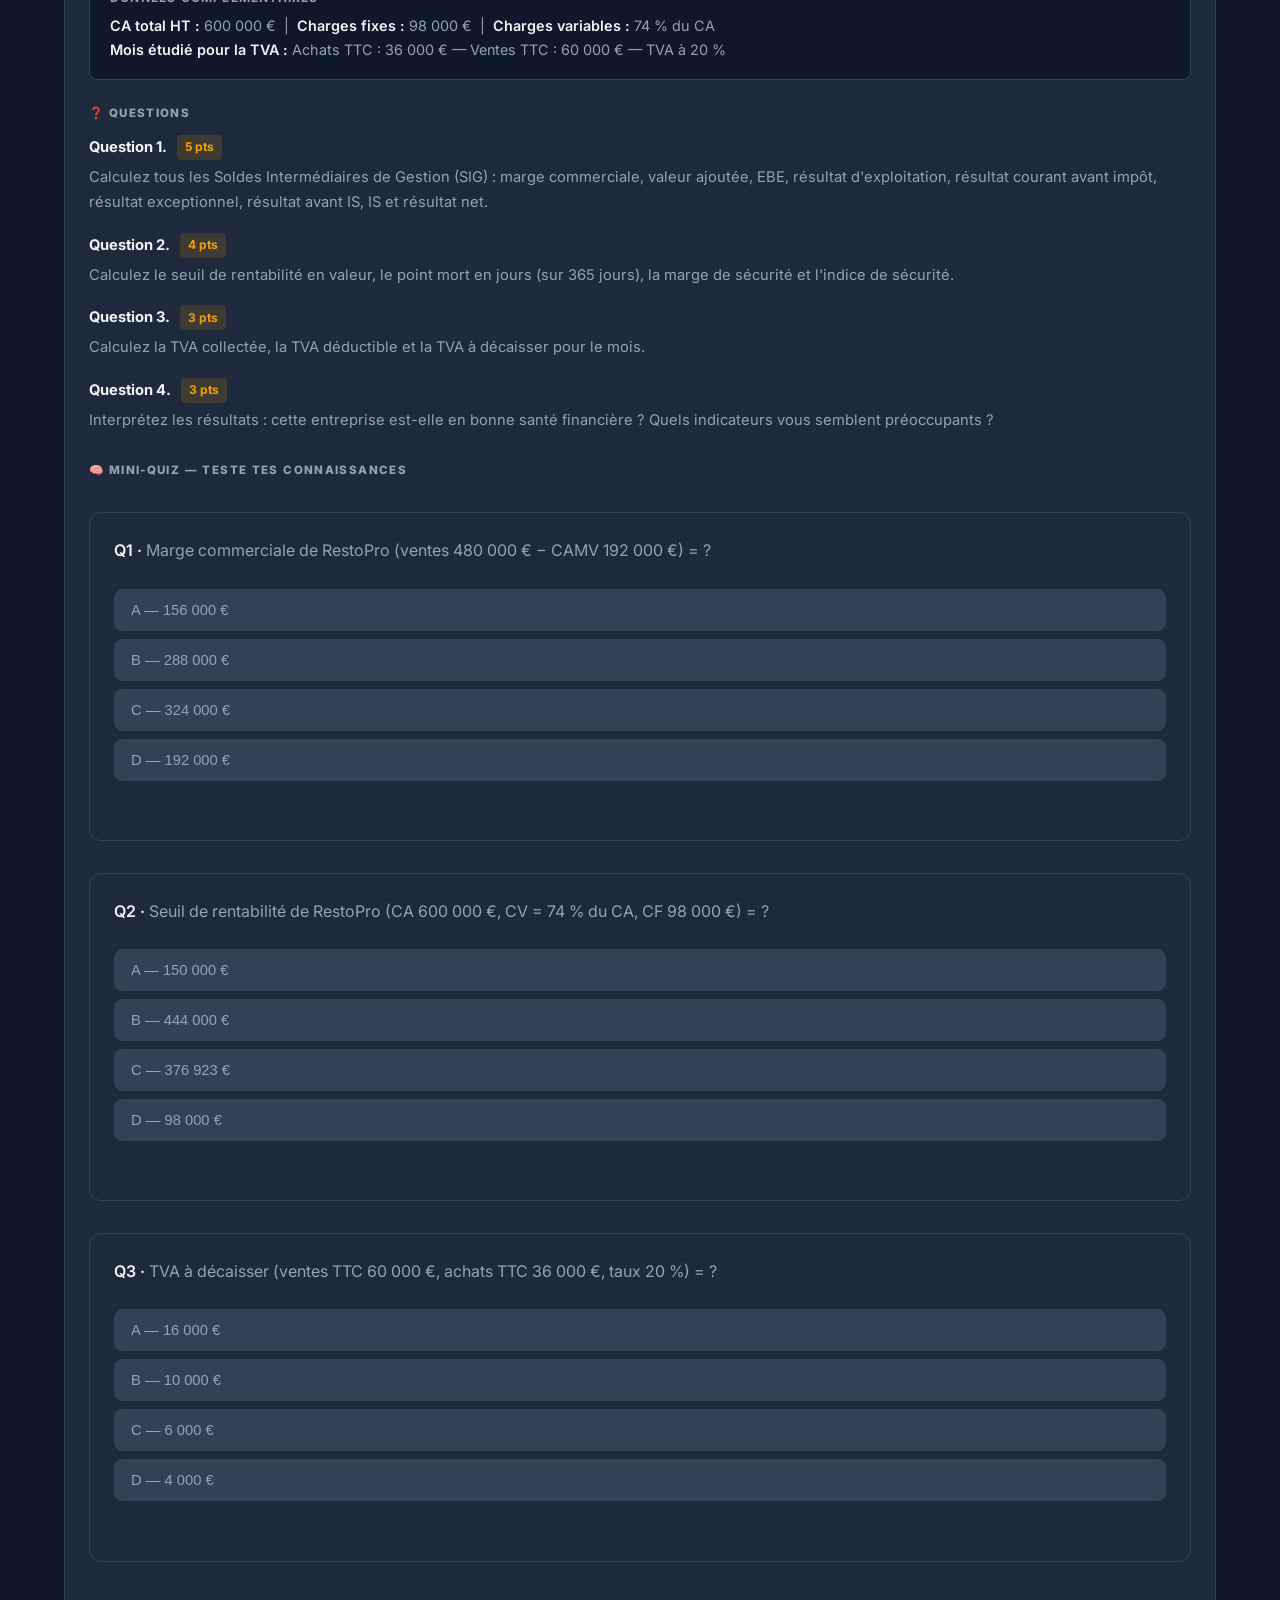
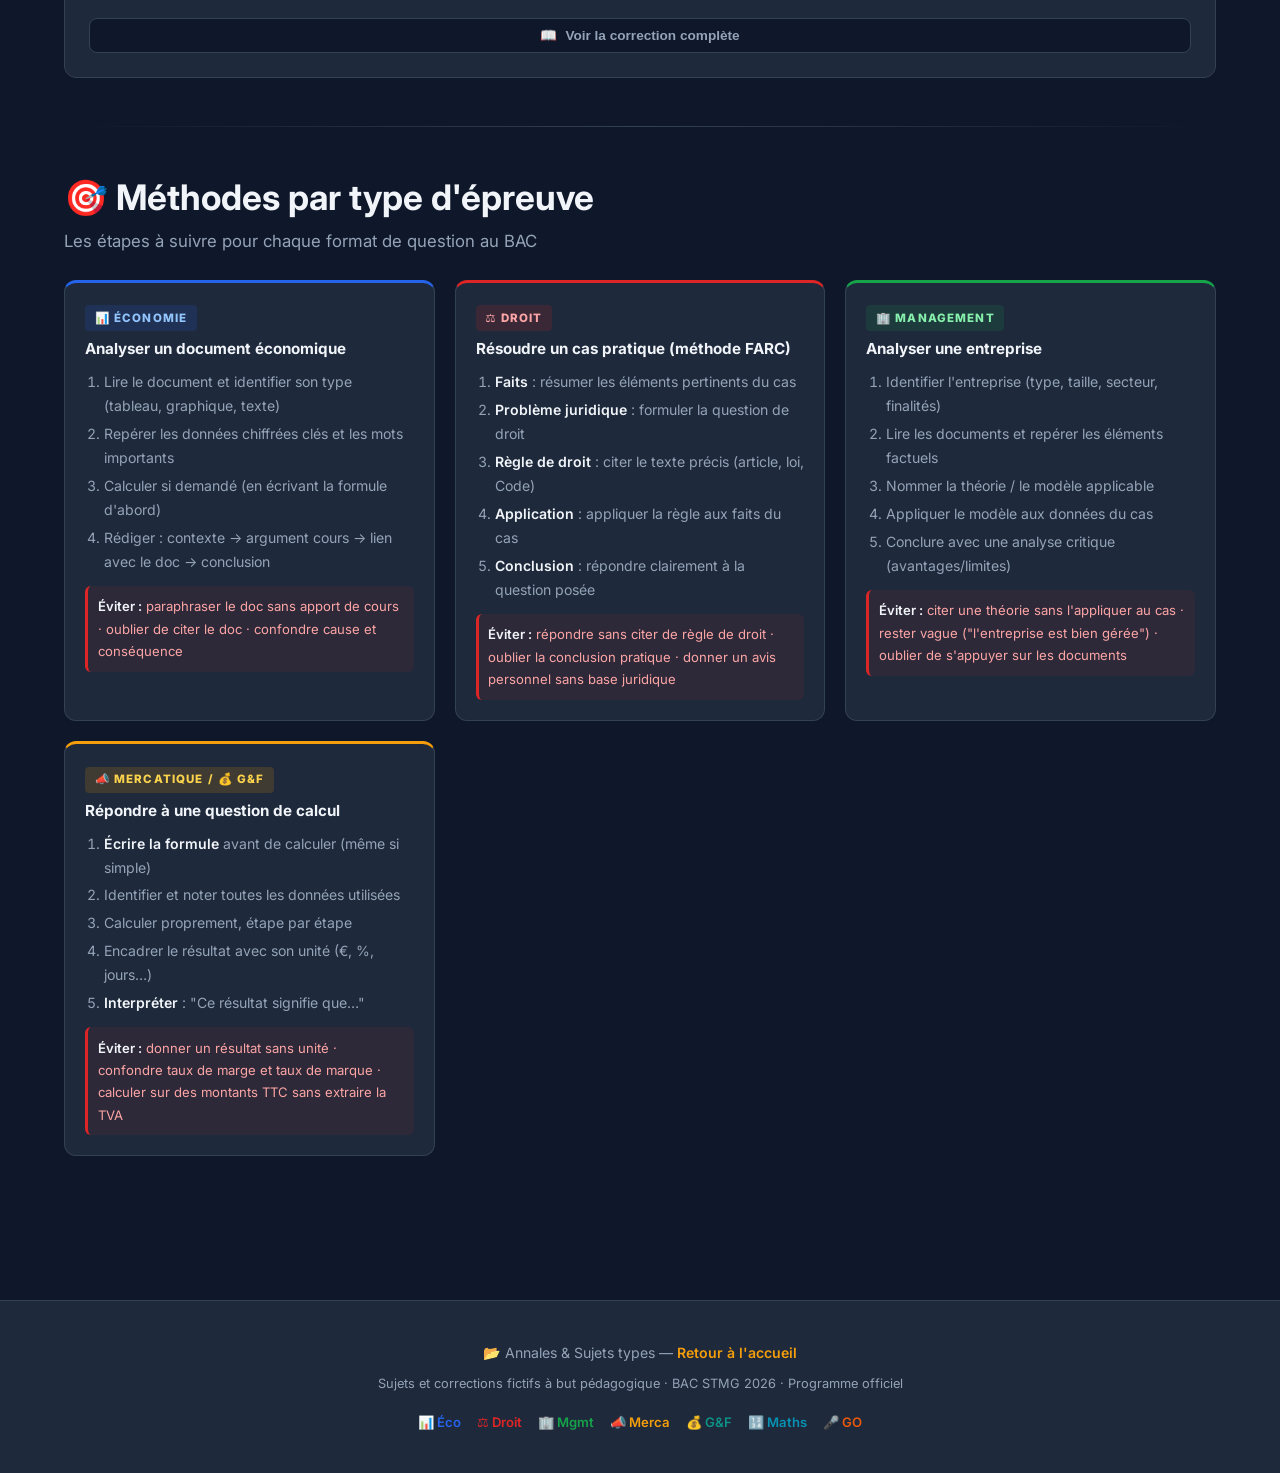
<file: annales.html>
<!DOCTYPE html>
<html lang="fr">
<head>
  <meta charset="UTF-8">
  <meta name="viewport" content="width=device-width, initial-scale=1.0">
  <title>Annales & Sujets types — BAC STMG 2026</title>
  <link rel="preconnect" href="https://fonts.googleapis.com">
  <link rel="preconnect" href="https://fonts.gstatic.com" crossorigin>
  <link href="https://fonts.googleapis.com/css2?family=Inter:wght@400;500;600;700;800&display=swap" rel="stylesheet">
  <link rel="stylesheet" href="css/style.css">
  <style>
    /* ── Sujet cards ─────────────────────────────────────── */
    .sujet-card {
      background: var(--bg2);
      border: 1px solid var(--border);
      border-radius: var(--radius);
      margin-bottom: 2rem;
      overflow: hidden;
      transition: box-shadow .2s;
    }
    .sujet-card:hover { box-shadow: 0 8px 32px rgba(0,0,0,.4); }

    .sujet-header {
      padding: 1.25rem 1.5rem;
      display: flex;
      justify-content: space-between;
      align-items: flex-start;
      flex-wrap: wrap;
      gap: .75rem;
    }
    .sujet-header-left h3 { color: var(--text); font-size: 1.05rem; margin-bottom: .35rem; }
    .sujet-header-left p { color: var(--text2); font-size: .85rem; margin: 0; }

    .sujet-meta { display: flex; gap: .5rem; flex-wrap: wrap; }
    .sujet-meta .badge { font-size: .72rem; }

    .sujet-body { padding: 1.5rem; }

    .doc-section-title {
      font-size: .72rem;
      font-weight: 800;
      letter-spacing: .12em;
      text-transform: uppercase;
      color: var(--text2);
      margin: 1.5rem 0 .75rem;
    }
    .doc-section-title:first-child { margin-top: 0; }

    .doc-item {
      background: var(--bg);
      border: 1px solid var(--border);
      border-radius: 8px;
      padding: 1rem 1.25rem;
      margin-bottom: .75rem;
    }
    .doc-label {
      font-size: .75rem;
      font-weight: 700;
      letter-spacing: .1em;
      color: var(--text2);
      margin-bottom: .3rem;
      text-transform: uppercase;
    }
    .doc-item p { margin: 0; font-size: .9rem; color: var(--text2); }
    .doc-item strong { color: var(--text); }

    .doc-table {
      width: 100%;
      border-collapse: collapse;
      font-size: .82rem;
      margin-top: .5rem;
    }
    .doc-table th {
      background: var(--bg3);
      color: var(--text);
      font-weight: 700;
      padding: .4rem .75rem;
      text-align: left;
      border: 1px solid var(--border);
    }
    .doc-table td {
      color: var(--text2);
      padding: .35rem .75rem;
      border: 1px solid var(--border);
    }
    .doc-table tr:nth-child(even) td { background: rgba(255,255,255,.02); }

    .question-item { margin-bottom: 1.1rem; }
    .question-item p { margin: 0; font-size: .92rem; color: var(--text2); }
    .question-header {
      display: flex;
      align-items: center;
      gap: .6rem;
      margin-bottom: .3rem;
      flex-wrap: wrap;
    }
    .question-num {
      font-weight: 700;
      color: var(--text);
      font-size: .92rem;
    }
    .question-pts {
      background: rgba(245,158,11,.15);
      color: var(--amber);
      font-size: .75rem;
      font-weight: 700;
      padding: .15rem .5rem;
      border-radius: 4px;
      white-space: nowrap;
    }

    /* ── Correction toggle ───────────────────────────────── */
    .correction-toggle {
      display: inline-flex;
      align-items: center;
      gap: .5rem;
      margin-top: 1.5rem;
      padding: .55rem 1.2rem;
      border-radius: 8px;
      border: 1px solid var(--border);
      background: var(--bg);
      color: var(--text2);
      font-size: .85rem;
      font-weight: 600;
      cursor: pointer;
      transition: all .2s;
      width: 100%;
      justify-content: center;
    }
    .correction-toggle:hover { background: var(--bg3); color: var(--text); }
    .correction-toggle.open { background: rgba(245,158,11,.1); border-color: var(--amber); color: var(--amber); }

    .correction-content {
      display: none;
      margin-top: 1.25rem;
      border-top: 1px solid var(--border);
      padding-top: 1.25rem;
    }
    .correction-content.open { display: block; }

    .correction-q {
      margin-bottom: 1.5rem;
      background: var(--bg);
      border-radius: 8px;
      padding: 1rem 1.25rem;
      border-left: 3px solid var(--amber);
    }
    .correction-q-title {
      font-size: .82rem;
      font-weight: 800;
      letter-spacing: .08em;
      text-transform: uppercase;
      color: var(--amber);
      margin-bottom: .6rem;
    }
    .correction-step-header {
      font-weight: 700;
      color: var(--text);
      margin: .75rem 0 .25rem;
      font-size: .93rem;
    }
    .correction-step-header:first-of-type { margin-top: 0; }
    .correction-content p { font-size: .9rem; color: var(--text2); margin-bottom: .4rem; }
    .correction-content strong { color: var(--text); }
    .correction-content ul, .correction-content ol { padding-left: 1.4rem; margin-bottom: .6rem; }
    .correction-content li { color: var(--text2); font-size: .9rem; margin-bottom: .25rem; list-style: disc; }
    .correction-content ol li { list-style: decimal; }

    .formula-box {
      background: var(--bg3);
      border-radius: 6px;
      padding: .6rem 1rem;
      font-family: 'Courier New', monospace;
      font-size: .88rem;
      color: var(--text);
      margin: .5rem 0;
      border-left: 3px solid var(--maths);
    }
    .result-box {
      background: rgba(22,163,74,.12);
      border: 1px solid rgba(22,163,74,.3);
      border-radius: 6px;
      padding: .5rem 1rem;
      font-size: .88rem;
      color: #86efac;
      font-weight: 700;
      margin: .4rem 0;
    }
    .law-box {
      background: rgba(220,38,38,.1);
      border-left: 3px solid var(--droit);
      border-radius: 0 6px 6px 0;
      padding: .6rem 1rem;
      font-size: .88rem;
      color: #fca5a5;
      margin: .5rem 0;
    }
    .theory-box {
      background: rgba(22,163,74,.1);
      border-left: 3px solid var(--mgmt);
      border-radius: 0 6px 6px 0;
      padding: .6rem 1rem;
      font-size: .88rem;
      color: #86efac;
      margin: .5rem 0;
    }
    .warning-box {
      background: rgba(245,158,11,.1);
      border-left: 3px solid var(--amber);
      border-radius: 0 6px 6px 0;
      padding: .6rem 1rem;
      font-size: .88rem;
      color: var(--amber);
      margin: .5rem 0;
    }

    /* ── Filtres ─────────────────────────────────────────── */
    .filter-bar {
      display: flex;
      gap: .5rem;
      flex-wrap: wrap;
      margin-bottom: 2rem;
    }
    .filter-btn {
      padding: .45rem 1rem;
      border-radius: 8px;
      border: 1px solid var(--border);
      background: var(--bg2);
      color: var(--text2);
      font-size: .85rem;
      font-weight: 600;
      cursor: pointer;
      transition: all .2s;
    }
    .filter-btn.active, .filter-btn:hover {
      background: var(--bg3);
      color: var(--text);
    }
    .filter-btn[data-filter="eco-droit"].active { border-color: var(--eco); color: #93c5fd; background: rgba(37,99,235,.1); }
    .filter-btn[data-filter="mgmt-sgn"].active { border-color: var(--mgmt); color: #86efac; background: rgba(22,163,74,.1); }
    .filter-btn[data-filter="merca"].active { border-color: var(--merca); color: #fcd34d; background: rgba(245,158,11,.1); }
    .filter-btn[data-filter="gf"].active { border-color: var(--gf); color: #5eead4; background: rgba(13,148,136,.1); }

    /* ── Page header ─────────────────────────────────────── */
    .page-header-annales {
      padding: 3rem 0 2rem;
      background: linear-gradient(180deg, var(--bg2) 0%, var(--bg) 100%);
      border-bottom: 1px solid var(--border);
    }
    .page-header-annales h1 { color: var(--text); margin-bottom: .5rem; }
    .page-header-annales p { color: var(--text2); font-size: 1rem; margin-bottom: 1.25rem; }

    /* ── Méthodes section ────────────────────────────────── */
    .method-grid {
      display: grid;
      grid-template-columns: repeat(auto-fill, minmax(280px, 1fr));
      gap: 1.25rem;
      margin-top: 1.5rem;
    }
    .method-card {
      background: var(--bg2);
      border: 1px solid var(--border);
      border-radius: var(--radius);
      padding: 1.25rem;
    }
    .method-card h4 { color: var(--text); font-size: .95rem; margin-bottom: .75rem; }
    .method-card p, .method-card li { font-size: .88rem; color: var(--text2); }
    .method-card ol { padding-left: 1.2rem; }
    .method-card ol li { list-style: decimal; margin-bottom: .25rem; }
    .method-card ul li { list-style: disc; margin-bottom: .2rem; }
    .method-card ul { padding-left: 1.2rem; }
    .method-accent { font-size: .72rem; font-weight: 800; letter-spacing: .1em; text-transform: uppercase; margin-bottom: .5rem; padding: .2rem .6rem; border-radius: 4px; display: inline-block; }

    /* ── Navbar hamburger ────────────────────────────────── */
    .nav-hamburger {
      display: none;
      background: none;
      border: 1px solid var(--border);
      color: var(--text);
      border-radius: 8px;
      padding: .35rem .65rem;
      font-size: 1.1rem;
      cursor: pointer;
    }
    @media (max-width: 768px) {
      .nav-hamburger { display: flex; align-items: center; }
      .navbar-links {
        display: none;
        width: 100%;
        flex-direction: column;
        gap: .25rem;
        padding-top: .75rem;
        border-top: 1px solid var(--border);
        margin-top: .5rem;
      }
      .navbar-links.open { display: flex; }
      .navbar-links a { padding: .5rem .75rem; font-size: .9rem; }
      .sujet-header { flex-direction: column; }
      .doc-table { font-size: .76rem; }
    }

    /* ── Footer ──────────────────────────────────────────── */
    .footer {
      background: var(--bg2);
      border-top: 1px solid var(--border);
      padding: 2.5rem 0;
      text-align: center;
      margin-top: 4rem;
    }
    .footer p { color: var(--text2); font-size: .88rem; margin-bottom: .5rem; }
    .footer a { color: var(--merca); font-weight: 600; }
    .footer a:hover { color: var(--text); }
  </style>
</head>
<body>

<!-- ══════════════════════════════════════════════════════════
     NAVBAR
══════════════════════════════════════════════════════════ -->
<nav class="navbar">
  <div class="container">
    <div class="navbar-inner">
      <a href="index.html" class="navbar-logo">🎓 BAC STMG 2026</a>
      <button class="nav-hamburger" id="navToggle" aria-label="Menu">☰</button>
      <div class="navbar-links" id="navLinks">
        <a href="economie.html" class="nav-eco">📊 Éco</a>
        <a href="droit.html" class="nav-droit">⚖️ Droit</a>
        <a href="management.html" class="nav-mgmt">🏢 Mgmt</a>
        <a href="sciences-gestion.html" class="nav-sg">💻 SGN</a>
        <a href="mercatique.html" class="nav-merca">📣 Merca</a>
        <a href="gestion-finance.html" class="nav-gf">💰 G&amp;F</a>
        <a href="maths.html" class="nav-maths">🔢 Maths</a>
        <a href="grand-oral.html" class="nav-go">🎤 GO</a>
        <a href="annales.html" class="nav-merca active">📂 Annales</a>
      </div>
    </div>
  </div>
</nav>

<!-- ══════════════════════════════════════════════════════════
     PAGE HEADER
══════════════════════════════════════════════════════════ -->
<div class="page-header-annales">
  <div class="container">
    <div style="display:flex;align-items:center;gap:.5rem;margin-bottom:.75rem;">
      <a href="index.html" style="color:var(--text2);font-size:.85rem;">Accueil</a>
      <span style="color:var(--border);">›</span>
      <span style="color:var(--merca);font-size:.85rem;font-weight:600;">Annales</span>
    </div>
    <h1>📂 Annales &amp; Sujets types</h1>
    <p>Sujets corrigés · Méthodologie · Exercices BAC</p>
    <div style="display:flex;gap:.6rem;flex-wrap:wrap;">
      <span class="badge badge-merca">6 sujets complets</span>
      <span class="badge badge-success">Corrections détaillées</span>
      <span class="badge badge-neutral">Éco-Droit · Mgmt-SGN · Merca · G&amp;F</span>
    </div>
  </div>
</div>

<!-- ══════════════════════════════════════════════════════════
     MAIN CONTENT
══════════════════════════════════════════════════════════ -->
<main class="section" style="padding-top:2.5rem;">
  <div class="container">

    <!-- FILTRES -->
    <div class="filter-bar" role="group" aria-label="Filtrer par matière">
      <button class="filter-btn active" data-filter="all">📂 Tout</button>
      <button class="filter-btn" data-filter="eco-droit">📊⚖️ Éco-Droit</button>
      <button class="filter-btn" data-filter="mgmt-sgn">🏢💻 Management-SGN</button>
      <button class="filter-btn" data-filter="merca">📣 Mercatique</button>
      <button class="filter-btn" data-filter="gf">💰 G&amp;F</button>
    </div>

    <!-- ═══════════════════════════════════════════════════════
         SUJET 1 — ÉCONOMIE-DROIT
    ═══════════════════════════════════════════════════════ -->
    <div class="sujet-card" data-subject-filter="eco-droit" id="sujet1">
      <div class="sujet-header" style="background:linear-gradient(135deg,rgba(37,99,235,.15),rgba(220,38,38,.1));">
        <div class="sujet-header-left">
          <h3>Sujet 1 — Économie-Droit</h3>
          <p>Thème : La mondialisation et ses déséquilibres</p>
        </div>
        <div class="sujet-meta">
          <span class="badge badge-eco">📊 Économie</span>
          <span class="badge badge-droit">⚖️ Droit</span>
          <span class="badge badge-neutral">Terminale STMG</span>
          <span class="badge badge-neutral">⏱ 4h</span>
          <span class="badge badge-warning">Coeff. 16</span>
        </div>
      </div>

      <div class="sujet-body">
        <div class="doc-section-title">📁 Dossier documentaire</div>

        <div class="doc-item">
          <div class="doc-label">Document 1 — Évolution des IDE mondiaux 2010–2024</div>
          <div style="overflow-x:auto;">
            <table class="doc-table">
              <thead>
                <tr>
                  <th>Année</th><th>2010</th><th>2013</th><th>2015</th><th>2018</th><th>2020</th><th>2021</th><th>2023</th>
                </tr>
              </thead>
              <tbody>
                <tr>
                  <td><strong>IDE entrants (Mds $)</strong></td>
                  <td>1 243</td><td>1 467</td><td>1 400</td><td>1 291</td><td>963</td><td>1 582</td><td>1 680</td>
                </tr>
              </tbody>
            </table>
          </div>
          <p style="margin-top:.5rem;font-size:.8rem;"><em>Source : données fictives inspirées des rapports CNUCED, 2024.</em></p>
        </div>

        <div class="doc-item">
          <div class="doc-label">Document 2 — Firmes multinationales et délocalisation</div>
          <p>« Les firmes multinationales (FMN) représentent aujourd'hui plus de 40 % des échanges mondiaux. Face à la pression concurrentielle, nombre d'entre elles choisissent de délocaliser leurs activités de production vers des pays à bas coûts salariaux. L'Asie du Sud-Est concentre 35 % des flux de délocalisation industrielle depuis 2015. Toutefois, ce mouvement n'est pas sans risque : risque de réputation, instabilité juridique, perte de savoir-faire. Certaines entreprises amorcent désormais une "relocalisation" partielle pour sécuriser leurs chaînes d'approvisionnement. »</p>
        </div>

        <div class="doc-item">
          <div class="doc-label">Document 3 — Balance commerciale France (Mds €)</div>
          <div style="overflow-x:auto;">
            <table class="doc-table">
              <thead><tr><th>Année</th><th>2019</th><th>2020</th><th>2021</th><th>2022</th><th>2023</th></tr></thead>
              <tbody>
                <tr><td>Exportations</td><td>512</td><td>441</td><td>507</td><td>581</td><td>595</td></tr>
                <tr><td>Importations</td><td>561</td><td>477</td><td>573</td><td>698</td><td>671</td></tr>
                <tr><td><strong>Solde</strong></td><td>-49</td><td>-36</td><td>-66</td><td>-117</td><td>-76</td></tr>
              </tbody>
            </table>
          </div>
          <p style="margin-top:.5rem;font-size:.8rem;"><em>Source : données fictives inspirées des statistiques douanières françaises.</em></p>
        </div>

        <div class="doc-item">
          <div class="doc-label">Document 4 — Protectionnisme vs libre-échange</div>
          <p>« Le libre-échange, fondé sur la théorie des avantages comparatifs de Ricardo, prône la spécialisation internationale et l'ouverture des frontières. Il favorise la baisse des prix et l'efficacité allocative. À l'inverse, le protectionnisme — par droits de douane, quotas ou subventions — vise à protéger les industries nationales et l'emploi. Depuis 2018, la "guerre commerciale" entre les États-Unis et la Chine illustre le retour du protectionnisme dans les stratégies étatiques. L'OMC arbitre ces tensions mais voit son autorité contestée. »</p>
        </div>

        <div class="doc-section-title">❓ Questions — Économie</div>

        <div class="question-item">
          <div class="question-header">
            <span class="question-num">Question 1.</span>
            <span class="question-pts">3 pts</span>
          </div>
          <p>À partir du document 1, calculez le taux de croissance des IDE entre 2015 et 2023.</p>
        </div>

        <div class="question-item">
          <div class="question-header">
            <span class="question-num">Question 2.</span>
            <span class="question-pts">4 pts</span>
          </div>
          <p>En vous appuyant sur les documents 2 et 4, expliquez pourquoi les firmes multinationales délocalisent leurs activités de production.</p>
        </div>

        <div class="question-item">
          <div class="question-header">
            <span class="question-num">Question 3.</span>
            <span class="question-pts">5 pts</span>
          </div>
          <p>En mobilisant vos connaissances et les documents, développez : quels sont les avantages et les inconvénients du libre-échange pour les pays développés ?</p>
        </div>

        <div class="doc-section-title">❓ Questions — Droit</div>

        <div class="question-item">
          <div class="question-header">
            <span class="question-num">Question 4.</span>
            <span class="question-pts">4 pts — Cas pratique</span>
          </div>
          <p>La société TechParis SA souhaite s'installer en Chine. Elle hésite entre créer une <strong>filiale</strong> (SAS de droit local) ou ouvrir une <strong>succursale</strong>. Quelles formes s'offrent à elle ? Quelle est la différence fondamentale en termes de responsabilité juridique et financière ?</p>
        </div>

        <div class="doc-section-title" style="margin-top:1.75rem;">🧠 Mini-quiz — Teste tes connaissances</div>

        <div class="quiz-section">
          <p class="quiz-question"><strong>Q1 ·</strong> Quel est le taux de croissance des IDE entre 2015 (1 400 Mds$) et 2023 (1 680 Mds$) ?</p>
          <div class="quiz-options">
            <button class="quiz-option" data-correct="false" data-wrong-msg="Formule : [(1680−1400)/1400]×100. Recalcule.">A — +10 %</button>
            <button class="quiz-option" data-correct="false" data-wrong-msg="Formule : [(1680−1400)/1400]×100. Recalcule.">B — +15 %</button>
            <button class="quiz-option" data-correct="true"  data-right-msg="+20 % : 280/1400×100 = 20 %. Malgré la chute de 2020 (Covid), les IDE ont rebondi puis progressé.">C — +20 %</button>
            <button class="quiz-option" data-correct="false" data-wrong-msg="Formule : [(1680−1400)/1400]×100. Recalcule.">D — +28 %</button>
          </div>
          <div class="quiz-feedback"></div>
        </div>

        <div class="quiz-section">
          <p class="quiz-question"><strong>Q2 ·</strong> La filiale se distingue de la succursale principalement par :</p>
          <div class="quiz-options">
            <button class="quiz-option" data-correct="false" data-wrong-msg="La taille n'est pas le critère juridique. C'est la personnalité morale qui compte.">A — Sa taille et son effectif</button>
            <button class="quiz-option" data-correct="true"  data-right-msg="La filiale a sa propre personnalité morale → responsabilité limitée aux apports. La succursale n'en a pas → responsabilité illimitée de la maison mère.">B — Sa personnalité morale propre</button>
            <button class="quiz-option" data-correct="false" data-wrong-msg="Le secteur d'activité ne détermine pas la distinction filiale/succursale.">C — Son secteur d'activité</button>
            <button class="quiz-option" data-correct="false" data-wrong-msg="Le mode de financement n'est pas le critère principal ici.">D — Son mode de financement</button>
          </div>
          <div class="quiz-feedback"></div>
        </div>

        <div class="quiz-section">
          <p class="quiz-question"><strong>Q3 ·</strong> La théorie des avantages comparatifs, fondement du libre-échange, est l'œuvre de :</p>
          <div class="quiz-options">
            <button class="quiz-option" data-correct="false" data-wrong-msg="Keynes est l'auteur de la politique de relance par la demande — pas des avantages comparatifs.">A — Keynes</button>
            <button class="quiz-option" data-correct="false" data-wrong-msg="Friedman est associé au monétarisme, pas aux échanges internationaux.">B — Friedman</button>
            <button class="quiz-option" data-correct="true"  data-right-msg="David Ricardo (1817) : chaque pays a intérêt à se spécialiser dans ce qu'il produit relativement mieux, même sans avantage absolu.">C — Ricardo</button>
            <button class="quiz-option" data-correct="false" data-wrong-msg="Adam Smith a théorisé les avantages absolus. Ricardo les a nuancés avec les avantages comparatifs.">D — Adam Smith</button>
          </div>
          <div class="quiz-feedback"></div>
        </div>

        <button class="correction-toggle"><span>📖</span> Voir la correction complète</button>

        <div class="correction-content">

          <div class="correction-q">
            <div class="correction-q-title">✅ Correction — Question 1 (3 pts)</div>
            <div class="correction-step-header">Formule :</div>
            <div class="formula-box">Taux de croissance = [(Valeur arrivée − Valeur départ) / Valeur départ] × 100</div>
            <div class="correction-step-header">Application :</div>
            <div class="formula-box">[(1 680 − 1 400) / 1 400] × 100 = [280 / 1 400] × 100 = <strong>+20 %</strong></div>
            <div class="result-box">Les IDE mondiaux ont augmenté de 20 % entre 2015 et 2023.</div>
            <p>Interprétation : malgré la chute de 2020 (pandémie Covid-19, recul à 963 Mds$), les investissements ont rebondi fortement en 2021 et progressent régulièrement jusqu'en 2023, témoignant d'une reprise de la mondialisation des capitaux.</p>
          </div>

          <div class="correction-q">
            <div class="correction-q-title">✅ Correction — Question 2 (4 pts)</div>
            <div class="correction-step-header">Introduction :</div>
            <p>Les FMN délocalisent pour plusieurs raisons liées à la recherche de compétitivité et de rentabilité.</p>
            <div class="correction-step-header">Argument 1 — Réduction des coûts salariaux :</div>
            <p>Le doc 2 souligne que l'Asie du Sud-Est concentre 35 % des flux de délocalisation. La motivation principale est la <strong>main-d'œuvre moins chère</strong> (salaires 5 à 10× inférieurs à ceux des pays développés). L'avantage comparatif (Ricardo, doc 4) pousse les entreprises à spécialiser leurs unités là où les coûts sont les plus bas.</p>
            <div class="correction-step-header">Argument 2 — Accès aux marchés locaux :</div>
            <p>Les IDE (doc 1) permettent aussi de pénétrer des marchés émergents à fort potentiel de croissance (Chine, Inde). S'installer localement évite les droits de douane et rapproche la production des consommateurs.</p>
            <div class="correction-step-header">Argument 3 — Avantages fiscaux et réglementaires :</div>
            <p>Certains pays proposent des zones franches, des exonérations d'IS, une réglementation environnementale plus souple — autant d'incitations supplémentaires à délocaliser.</p>
            <div class="correction-step-header">Nuance (doc 2) :</div>
            <p>Le mouvement connaît des limites : risques de réputation, instabilité juridique, pertes de savoir-faire — ce qui explique le phénomène croissant de <em>relocalisation</em>.</p>
          </div>

          <div class="correction-q">
            <div class="correction-q-title">✅ Correction — Question 3 (5 pts)</div>
            <div class="correction-step-header">Introduction — contexte :</div>
            <p>Le libre-échange est fondé sur la théorie des avantages comparatifs (David Ricardo, 1817) selon laquelle chaque pays a intérêt à se spécialiser dans la production pour laquelle il est relativement le plus efficace.</p>
            <div class="correction-step-header">Avantages pour les pays développés :</div>
            <ul>
              <li><strong>Baisse des prix</strong> à la consommation grâce à la concurrence internationale et aux importations bon marché (gain de pouvoir d'achat).</li>
              <li><strong>Accès à des marchés extérieurs</strong> plus larges pour leurs exportations — le doc 3 montre que la France exporte 595 Mds€ en 2023.</li>
              <li><strong>Efficacité et innovation</strong> : la pression concurrentielle pousse les entreprises à innover et à se spécialiser dans les secteurs à haute valeur ajoutée.</li>
              <li><strong>Croissance économique</strong> : la mondialisation a contribué à la croissance mondiale depuis les années 1980.</li>
            </ul>
            <div class="correction-step-header">Inconvénients pour les pays développés :</div>
            <ul>
              <li><strong>Désindustrialisation et chômage</strong> : les secteurs exposés à la concurrence des pays à bas coûts (textile, sidérurgie) perdent des emplois. La France affiche un solde commercial négatif structurel (doc 3 : −76 Mds€ en 2023).</li>
              <li><strong>Vulnérabilité des chaînes d'approvisionnement</strong> : la crise Covid a révélé la dépendance aux importations (masques, semi-conducteurs).</li>
              <li><strong>Inégalités internes</strong> : les bénéfices se concentrent sur les travailleurs qualifiés et les actionnaires, tandis que les travailleurs peu qualifiés subissent la concurrence des pays à bas salaires.</li>
            </ul>
            <div class="correction-step-header">Conclusion :</div>
            <p>Le libre-échange crée globalement de la richesse mais ses gains sont inégalement répartis. C'est pourquoi les États conservent des instruments protectionnistes ciblés (doc 4), tout en restant globalement ouverts au commerce international.</p>
          </div>

          <div class="correction-q">
            <div class="correction-q-title">✅ Correction — Question 4 (4 pts) — Cas pratique droit</div>
            <div class="correction-step-header">1. Les faits :</div>
            <p>TechParis SA veut s'implanter en Chine et hésite entre deux structures : filiale (SAS de droit local) ou succursale.</p>
            <div class="correction-step-header">2. Le problème juridique :</div>
            <p>Quelle est la différence juridique entre une filiale et une succursale, notamment en matière de personnalité morale et de responsabilité ?</p>
            <div class="correction-step-header">3. Les règles de droit :</div>
            <div class="law-box">
              <strong>Filiale</strong> : société distincte de la maison mère (personnalité morale propre). La mère ne répond de ses dettes que dans la limite de ses apports (responsabilité limitée).<br><br>
              <strong>Succursale</strong> : établissement secondaire sans personnalité morale propre. La société mère est directement et intégralement responsable de ses actes et dettes.
            </div>
            <div class="correction-step-header">4. Application au cas :</div>
            <ul>
              <li>Si TechParis crée une <strong>filiale SAS</strong> en Chine → elle devient actionnaire, sa responsabilité est limitée à ses apports → risque financier maîtrisé.</li>
              <li>Si TechParis ouvre une <strong>succursale</strong> → TechParis SA engage l'intégralité de son patrimoine → risque illimité en cas de difficultés.</li>
            </ul>
            <div class="correction-step-header">5. Conclusion :</div>
            <div class="result-box">Il est conseillé à TechParis SA de créer une filiale, afin de limiter son exposition au risque juridique et financier sur un marché étranger incertain.</div>
          </div>

        </div><!-- /correction-content -->
      </div><!-- /sujet-body -->
    </div><!-- /sujet-card 1 -->


    <!-- ═══════════════════════════════════════════════════════
         SUJET 2 — ÉCONOMIE-DROIT
    ═══════════════════════════════════════════════════════ -->
    <div class="sujet-card" data-subject-filter="eco-droit" id="sujet2">
      <div class="sujet-header" style="background:linear-gradient(135deg,rgba(37,99,235,.12),rgba(220,38,38,.08));">
        <div class="sujet-header-left">
          <h3>Sujet 2 — Économie-Droit</h3>
          <p>Thème : Le rôle de l'État dans l'économie et la protection du consommateur</p>
        </div>
        <div class="sujet-meta">
          <span class="badge badge-eco">📊 Économie</span>
          <span class="badge badge-droit">⚖️ Droit</span>
          <span class="badge badge-neutral">Terminale STMG</span>
          <span class="badge badge-neutral">⏱ 4h</span>
          <span class="badge badge-warning">Coeff. 16</span>
        </div>
      </div>

      <div class="sujet-body">
        <div class="doc-section-title">📁 Dossier documentaire</div>

        <div class="doc-item">
          <div class="doc-label">Document 1 — Dépenses publiques françaises (% du PIB)</div>
          <div style="overflow-x:auto;">
            <table class="doc-table">
              <thead><tr><th>Année</th><th>2015</th><th>2017</th><th>2019</th><th>2021</th><th>2023</th></tr></thead>
              <tbody>
                <tr><td>Dépenses publiques / PIB</td><td>56,8 %</td><td>56,5 %</td><td>55,6 %</td><td>59,4 %</td><td>57,3 %</td></tr>
                <tr><td>PIB France (Mds €)</td><td>2 194</td><td>2 299</td><td>2 437</td><td>2 501</td><td>2 800</td></tr>
              </tbody>
            </table>
          </div>
          <p style="margin-top:.5rem;font-size:.8rem;"><em>Source : données fictives inspirées du rapport de la Cour des comptes, 2024.</em></p>
        </div>

        <div class="doc-item">
          <div class="doc-label">Document 2 — Les politiques de relance keynésiennes</div>
          <p>« Pour Keynes, en situation de sous-emploi, l'État doit jouer un rôle contra-cyclique : augmenter ses dépenses (investissements publics, allocations) pour soutenir la demande globale. Le multiplicateur keynésien traduit l'effet démultiplicateur d'une injection de dépenses publiques dans l'économie. En 2020, face à la crise Covid, la France a mobilisé un plan "quoi qu'il en coûte" de 100 Mds€ pour soutenir entreprises et ménages. Ce type de politique augmente le déficit public à court terme mais préserve l'emploi. »</p>
        </div>

        <div class="doc-item">
          <div class="doc-label">Document 3 — E-commerce et clauses abusives (cas)</div>
          <p>Emma achète un ordinateur portable sur le site <em>TechShop.fr</em> au prix de <strong>899 €</strong>. Les conditions générales de vente prévoient : (1) l'exclusion du droit de rétractation pour les produits déballés ; (2) des frais de restockage de <strong>50 %</strong> du prix en cas de retour. Le vendeur refuse le remboursement lorsqu'Emma, après réception, souhaite retourner le produit sous 10 jours.</p>
        </div>

        <div class="doc-section-title">❓ Questions — Économie</div>

        <div class="question-item">
          <div class="question-header">
            <span class="question-num">Question 1.</span>
            <span class="question-pts">3 pts</span>
          </div>
          <p>À partir du document 1, calculez le montant des dépenses publiques en milliards d'euros en 2019 et en 2023. Calculez leur variation en valeur absolue et en pourcentage.</p>
        </div>

        <div class="question-item">
          <div class="question-header">
            <span class="question-num">Question 2.</span>
            <span class="question-pts">4 pts</span>
          </div>
          <p>Dans quels cas et de quelle manière l'État intervient-il dans l'économie ? Illustrez avec des exemples tirés des documents et de vos connaissances.</p>
        </div>

        <div class="doc-section-title">❓ Questions — Droit</div>

        <div class="question-item">
          <div class="question-header">
            <span class="question-num">Question 3.</span>
            <span class="question-pts">5 pts — Cas pratique</span>
          </div>
          <p>En vous fondant sur le document 3, analysez la situation d'Emma. Quels sont ses droits ? Les clauses du vendeur sont-elles valides ?</p>
        </div>

        <div class="doc-section-title" style="margin-top:1.75rem;">🧠 Mini-quiz — Teste tes connaissances</div>

        <div class="quiz-section">
          <p class="quiz-question"><strong>Q1 ·</strong> Dépenses publiques françaises en 2019 (55,6 % × 2 437 Mds€ de PIB) ≈ ?</p>
          <div class="quiz-options">
            <button class="quiz-option" data-correct="false" data-wrong-msg="Calcule : 55,6 % × 2 437 = 0,556 × 2437.">A — 1 200 Mds €</button>
            <button class="quiz-option" data-correct="true"  data-right-msg="0,556 × 2437 ≈ 1 355 Mds€. En 2023 : 57,3% × 2800 ≈ 1 604 Mds€ → hausse de +18,4%.">B — 1 355 Mds €</button>
            <button class="quiz-option" data-correct="false" data-wrong-msg="1 604 Mds€ c'est le chiffre de 2023, pas de 2019.">C — 1 604 Mds €</button>
            <button class="quiz-option" data-correct="false" data-wrong-msg="Trop bas. Recalcule : 55,6 % × 2 437.">D — 1 100 Mds €</button>
          </div>
          <div class="quiz-feedback"></div>
        </div>

        <div class="quiz-section">
          <p class="quiz-question"><strong>Q2 ·</strong> Lors d'un achat sur internet, le consommateur dispose d'un droit de rétractation de :</p>
          <div class="quiz-options">
            <button class="quiz-option" data-correct="false" data-wrong-msg="7 jours était l'ancien délai avant 2014. Il est maintenant de 14 jours (directive 2011/83/UE).">A — 7 jours</button>
            <button class="quiz-option" data-correct="false" data-wrong-msg="10 jours ne correspond à aucun délai légal pour la rétractation e-commerce.">B — 10 jours</button>
            <button class="quiz-option" data-correct="true"  data-right-msg="Art. L221-18 du Code de la consommation : 14 jours à compter de la réception du bien, sans justification ni pénalité.">C — 14 jours</button>
            <button class="quiz-option" data-correct="false" data-wrong-msg="30 jours n'est pas le délai légal standard de rétractation.">D — 30 jours</button>
          </div>
          <div class="quiz-feedback"></div>
        </div>

        <div class="quiz-section">
          <p class="quiz-question"><strong>Q3 ·</strong> Une clause abusive dans un contrat de consommation est :</p>
          <div class="quiz-options">
            <button class="quiz-option" data-correct="false" data-wrong-msg="Valide si signée ? Non — une clause abusive reste nulle même si le consommateur l'a signée.">A — Valide si le consommateur l'a signée</button>
            <button class="quiz-option" data-correct="false" data-wrong-msg="Le juge peut la déclarer non-écrite mais ne la réduit pas — il l'efface.">B — Réductible par le juge</button>
            <button class="quiz-option" data-correct="true"  data-right-msg="Art. L212-1 du Code de la consommation : la clause créant un déséquilibre significatif est réputée non-écrite (nulle de plein droit), le reste du contrat subsiste.">C — Réputée non-écrite (nulle)</button>
            <button class="quiz-option" data-correct="false" data-wrong-msg="L'arbitrage est un autre mécanisme. Les clauses abusives sont nulles de plein droit.">D — Soumise à arbitrage obligatoire</button>
          </div>
          <div class="quiz-feedback"></div>
        </div>

        <button class="correction-toggle"><span>📖</span> Voir la correction complète</button>

        <div class="correction-content">

          <div class="correction-q">
            <div class="correction-q-title">✅ Correction — Question 1 (3 pts)</div>
            <div class="correction-step-header">Calcul 2019 :</div>
            <div class="formula-box">Dépenses 2019 = 55,6 % × 2 437 = <strong>1 354,97 Mds €</strong> ≈ 1 355 Mds €</div>
            <div class="correction-step-header">Calcul 2023 :</div>
            <div class="formula-box">Dépenses 2023 = 57,3 % × 2 800 = <strong>1 604,4 Mds €</strong> ≈ 1 604 Mds €</div>
            <div class="correction-step-header">Variation :</div>
            <div class="formula-box">Variation absolue = 1 604 − 1 355 = +249 Mds €<br>Taux de variation = [(1 604 − 1 355) / 1 355] × 100 ≈ +18,4 %</div>
            <div class="result-box">Les dépenses publiques ont augmenté de 249 Mds € (+18,4 %) entre 2019 et 2023.</div>
          </div>

          <div class="correction-q">
            <div class="correction-q-title">✅ Correction — Question 2 (4 pts)</div>
            <div class="correction-step-header">Introduction :</div>
            <p>L'État n'est pas un simple arbitre : il intervient dans l'économie selon trois grandes logiques.</p>
            <ul>
              <li><strong>Fonction d'allocation :</strong> l'État produit des biens collectifs (défense, justice, éducation) que le marché ne peut fournir efficacement. Exemple : l'Éducation nationale finance la formation du capital humain.</li>
              <li><strong>Fonction de redistribution :</strong> l'État corrige les inégalités via la fiscalité progressive, les prestations sociales (RSA, allocations chômage). Le modèle social français représente ~57 % du PIB (doc 1).</li>
              <li><strong>Fonction de stabilisation :</strong> l'État agit de façon contra-cyclique pour lisser les cycles économiques. En 2020, le plan "quoi qu'il en coûte" (doc 2, 100 Mds€) illustre cette politique keynésienne de relance : augmentation des dépenses pour soutenir la demande globale et éviter l'effondrement de l'emploi.</li>
            </ul>
            <p>L'État intervient aussi pour corriger les <strong>défaillances de marché</strong> : externalités négatives (pollution → taxes), asymétries d'information (réglementation), monopoles naturels (régulation).</p>
          </div>

          <div class="correction-q">
            <div class="correction-q-title">✅ Correction — Question 3 (5 pts) — Cas pratique droit</div>
            <div class="correction-step-header">1. Les faits :</div>
            <p>Emma achète 899 € un ordinateur en ligne. Le vendeur refuse le droit de rétractation et prévoit 50 % de frais de restockage.</p>
            <div class="correction-step-header">2. Le problème juridique :</div>
            <p>Emma dispose-t-elle d'un droit de rétractation ? Les clauses contractuelles du vendeur sont-elles opposables ?</p>
            <div class="correction-step-header">3. Les règles de droit :</div>
            <div class="law-box">
              <strong>Art. L221-18 du Code de la consommation</strong> : tout consommateur dispose d'un délai de <strong>14 jours</strong> à compter de la réception du bien pour exercer son droit de rétractation lors d'un achat à distance (e-commerce), sans avoir à justifier sa décision ni à payer de pénalités.<br><br>
              <strong>Art. L212-1 du Code de la consommation</strong> : les clauses qui créent un déséquilibre significatif entre les droits et obligations des parties au détriment du consommateur sont réputées <strong>non-écrites</strong> (nulles de plein droit).
            </div>
            <div class="correction-step-header">4. Application au cas :</div>
            <ul>
              <li>Emma a reçu le colis et souhaite retourner le produit sous 10 jours → elle est bien dans le délai légal de 14 jours. Le refus du vendeur est <strong>illégal</strong>.</li>
              <li>La clause excluant le droit de rétractation pour les produits "déballés" contredit le droit légal impératif → clause réputée <strong>non-écrite</strong>.</li>
              <li>La clause de 50 % de frais de restockage est une clause abusive (déséquilibre manifeste) → également réputée <strong>non-écrite</strong>.</li>
            </ul>
            <div class="correction-step-header">5. Conclusion :</div>
            <div class="result-box">Emma peut exercer son droit de rétractation et exiger le remboursement intégral de 899 €. Elle peut saisir la DGCCRF ou un médiateur de la consommation. Les deux clauses litigieuses sont nulles.</div>
          </div>

        </div>
      </div>
    </div><!-- /sujet 2 -->


    <!-- ═══════════════════════════════════════════════════════
         SUJET 3 — MANAGEMENT & SGN
    ═══════════════════════════════════════════════════════ -->
    <div class="sujet-card" data-subject-filter="mgmt-sgn" id="sujet3">
      <div class="sujet-header" style="background:linear-gradient(135deg,rgba(22,163,74,.15),rgba(147,51,234,.08));">
        <div class="sujet-header-left">
          <h3>Sujet 3 — Management &amp; SGN</h3>
          <p>Thème : La stratégie de Décathlon face à la concurrence</p>
        </div>
        <div class="sujet-meta">
          <span class="badge badge-mgmt">🏢 Management</span>
          <span class="badge badge-gestion">💻 SGN</span>
          <span class="badge badge-neutral">Terminale STMG</span>
          <span class="badge badge-neutral">⏱ 4h</span>
          <span class="badge badge-warning">Coeff. 16</span>
        </div>
      </div>

      <div class="sujet-body">
        <div class="doc-section-title">📁 Dossier documentaire</div>

        <div class="doc-item">
          <div class="doc-label">Document 1 — Chiffres clés Décathlon (données fictives cohérentes)</div>
          <div style="overflow-x:auto;">
            <table class="doc-table">
              <thead><tr><th>Indicateur</th><th>Valeur</th></tr></thead>
              <tbody>
                <tr><td>Chiffre d'affaires 2023</td><td>15,4 Mds €</td></tr>
                <tr><td>Nombre de magasins</td><td>1 700 (97 pays)</td></tr>
                <tr><td>Effectifs</td><td>105 000 collaborateurs</td></tr>
                <tr><td>Marques propres</td><td>Quechua, B'Twin, Domyos, Kipsta, Artengo…</td></tr>
                <tr><td>Part des marques propres / CA</td><td>~70 %</td></tr>
                <tr><td>Part de marché France (articles de sport)</td><td>22 %</td></tr>
              </tbody>
            </table>
          </div>
        </div>

        <div class="doc-item">
          <div class="doc-label">Document 2 — Extrait interview DRH (management participatif)</div>
          <p>« Chez Décathlon, nous faisons confiance à nos collaborateurs. Chaque chef de rayon dispose d'une large autonomie pour gérer ses stocks, définir ses animations commerciales et recruter son équipe. Nous pratiquons le management par objectifs : les équipes fixent elles-mêmes leurs cibles avec leur responsable. Les collaborateurs sont actionnaires de l'entreprise via un fonds d'épargne salariale — ils sont véritablement co-entrepreneurs. Les idées remontent du terrain ; beaucoup de nos innovations produit naissent des retours de vendeurs-sportifs pratiquants. »</p>
        </div>

        <div class="doc-item">
          <div class="doc-label">Document 3 — Extrait rapport RSE Décathlon 2023</div>
          <p>« Décathlon s'est engagé à atteindre la neutralité carbone en 2050. En 2023, 45 % des produits vendus contiennent des matières recyclées ou éco-conçues. L'entreprise propose un service de location, de réparation et de revente de matériel d'occasion ("Decathlon Occasion"). L'objectif : allonger la durée de vie des produits et réduire les déchets. Ces engagements RSE constituent également un avantage concurrentiel : 68 % des clients déclarent que l'engagement environnemental influence leur choix d'enseigne. »</p>
        </div>

        <div class="doc-section-title">❓ Questions — Management</div>

        <div class="question-item">
          <div class="question-header">
            <span class="question-num">Question 1.</span>
            <span class="question-pts">2 pts</span>
          </div>
          <p>Identifiez le type d'organisation de Décathlon. Quelles sont ses finalités économiques et non économiques ?</p>
        </div>

        <div class="question-item">
          <div class="question-header">
            <span class="question-num">Question 2.</span>
            <span class="question-pts">4 pts</span>
          </div>
          <p>Analysez la stratégie globale de Décathlon. S'agit-il d'une stratégie de spécialisation ou de diversification ? Justifiez en vous appuyant sur les documents.</p>
        </div>

        <div class="question-item">
          <div class="question-header">
            <span class="question-num">Question 3.</span>
            <span class="question-pts">4 pts</span>
          </div>
          <p>Quel style de management semble pratiquer Décathlon ? Appuyez-vous sur le modèle de Blake et Mouton pour justifier votre réponse.</p>
        </div>

        <div class="question-item">
          <div class="question-header">
            <span class="question-num">Question 4.</span>
            <span class="question-pts">4 pts</span>
          </div>
          <p>Comment Décathlon intègre-t-il la RSE dans sa stratégie ? Quels en sont les avantages pour l'entreprise ?</p>
        </div>

        <div class="doc-section-title">❓ Questions — SGN</div>

        <div class="question-item">
          <div class="question-header">
            <span class="question-num">Question 5.</span>
            <span class="question-pts">2 pts</span>
          </div>
          <p>Identifiez deux parties prenantes de Décathlon et précisez leurs attentes respectives.</p>
        </div>

        <div class="doc-section-title" style="margin-top:1.75rem;">🧠 Mini-quiz — Teste tes connaissances</div>

        <div class="quiz-section">
          <p class="quiz-question"><strong>Q1 ·</strong> La stratégie de Décathlon est une stratégie de :</p>
          <div class="quiz-options">
            <button class="quiz-option" data-correct="false" data-wrong-msg="La diversification = plusieurs domaines d'activité distincts. Décathlon reste centré sur le sport.">A — Diversification</button>
            <button class="quiz-option" data-correct="true"  data-right-msg="Spécialisation dans la distribution sportive + intégration verticale (marques propres = 70 % du CA). Domination par les coûts selon Porter.">B — Spécialisation avec intégration verticale</button>
            <button class="quiz-option" data-correct="false" data-wrong-msg="Un conglomérat regroupe des activités très diverses (ex : Bolloré). Décathlon ne fait que du sport.">C — Stratégie de conglomérat</button>
            <button class="quiz-option" data-correct="false" data-wrong-msg="La croissance externe (fusion/acquisition) n'est pas la stratégie principale décrite ici.">D — Croissance externe par fusions</button>
          </div>
          <div class="quiz-feedback"></div>
        </div>

        <div class="quiz-section">
          <p class="quiz-question"><strong>Q2 ·</strong> Le style de management "9.9" dans la grille de Blake &amp; Mouton est appelé :</p>
          <div class="quiz-options">
            <button class="quiz-option" data-correct="false" data-wrong-msg="Le style autoritaire (9.1) est très orienté production mais peu vers les personnes.">A — Style autoritaire (9.1)</button>
            <button class="quiz-option" data-correct="false" data-wrong-msg="Le style laisser-faire (1.1) = peu d'intérêt pour la production ET pour les personnes.">B — Style laisser-faire (1.1)</button>
            <button class="quiz-option" data-correct="false" data-wrong-msg="Le compromis (5.5) = résultats moyens sur les deux axes. Pas le 9.9.">C — Style compromis (5.5)</button>
            <button class="quiz-option" data-correct="true"  data-right-msg="Le style intégrateur (9.9) = fort intérêt pour la PRODUCTION + fort intérêt pour les PERSONNES. C'est le style idéal selon Blake & Mouton.">D — Style intégrateur (9.9)</button>
          </div>
          <div class="quiz-feedback"></div>
        </div>

        <div class="quiz-section">
          <p class="quiz-question"><strong>Q3 ·</strong> La RSE (Responsabilité Sociale des Entreprises) repose sur 3 piliers :</p>
          <div class="quiz-options">
            <button class="quiz-option" data-correct="true"  data-right-msg="Le triple bottom line (Elkington) : Environnemental (planète) + Social (personnes) + Économique (profit). Les 3 sont indissociables.">A — Environnemental, social, économique</button>
            <button class="quiz-option" data-correct="false" data-wrong-msg="Fiscal, humain, technique ne sont pas les 3 piliers officiels de la RSE.">B — Fiscal, humain, technique</button>
            <button class="quiz-option" data-correct="false" data-wrong-msg="Commercial, financier, RH = découpage fonctionnel d'entreprise, pas les piliers RSE.">C — Commercial, financier, RH</button>
            <button class="quiz-option" data-correct="false" data-wrong-msg="'Culturel' ne fait pas partie des 3 piliers reconnus de la RSE.">D — Économique, social, culturel</button>
          </div>
          <div class="quiz-feedback"></div>
        </div>

        <button class="correction-toggle"><span>📖</span> Voir la correction complète</button>

        <div class="correction-content">

          <div class="correction-q">
            <div class="correction-q-title">✅ Correction — Question 1 (2 pts)</div>
            <p><strong>Type d'organisation :</strong> Décathlon est une <strong>entreprise privée commerciale</strong> (société par actions simplifiée, groupe familial Mulliez), à but lucratif, de dimension internationale (FMN).</p>
            <p><strong>Finalité économique :</strong> réaliser un profit, assurer sa pérennité et sa croissance (CA 15,4 Mds€, 1 700 magasins dans 97 pays).</p>
            <p><strong>Finalités non économiques :</strong> satisfaire les clients (accès au sport pour tous), développer les collaborateurs (management participatif), contribuer à la société (RSE, neutralité carbone).</p>
          </div>

          <div class="correction-q">
            <div class="correction-q-title">✅ Correction — Question 2 (4 pts)</div>
            <div class="theory-box"><strong>Rappel de cours :</strong> Spécialisation = concentration sur un seul domaine d'activité stratégique (DAS). Diversification = présence dans plusieurs DAS distincts (conglomérat).</div>
            <div class="correction-step-header">Analyse :</div>
            <p>Décathlon adopte une stratégie de <strong>spécialisation</strong> dans la distribution d'articles de sport, avec une intégration verticale en amont (conception de marques propres : Quechua, B'Twin, Domyos…).</p>
            <ul>
              <li>Doc 1 : 70 % du CA provient des marques propres → maîtrise de toute la chaîne de valeur (conception → fabrication → distribution).</li>
              <li>Stratégie de <strong>domination par les coûts</strong> (Porter) : en contrôlant la production, Décathlon peut proposer des prix compétitifs face à Nike, Adidas.</li>
              <li>La diversification géographique (97 pays) ne constitue pas une diversification d'activité — le cœur de métier reste le sport.</li>
            </ul>
            <div class="result-box">Décathlon se spécialise dans la distribution sportive intégrée, en combinant stratégie de coûts et différenciation par l'innovation produit (marques propres).</div>
          </div>

          <div class="correction-q">
            <div class="correction-q-title">✅ Correction — Question 3 (4 pts)</div>
            <div class="theory-box"><strong>Modèle Blake et Mouton</strong> — grille managériale à deux axes : intérêt pour la production (résultats) et intérêt pour les personnes (relations humaines). Le style "9.9" dit "intégrateur" est le style idéal : fort intérêt pour les deux dimensions.</div>
            <div class="correction-step-header">Application à Décathlon :</div>
            <p>Décathlon pratique un style <strong>participatif / intégrateur (9.9)</strong> :</p>
            <ul>
              <li><em>Intérêt pour les personnes</em> (doc 2) : autonomie des chefs de rayon, management par objectifs, actionnariat salarié, reconnaissance des idées du terrain → fort investissement humain.</li>
              <li><em>Intérêt pour la production</em> (doc 1) : objectifs de CA ambitieux, part de marché à défendre (22 % en France), performance économique au cœur de la stratégie.</li>
            </ul>
            <div class="result-box">Le style Blake et Mouton de Décathlon se positionne en 9.9 : management intégrateur alliant performance et épanouissement des collaborateurs.</div>
          </div>

          <div class="correction-q">
            <div class="correction-q-title">✅ Correction — Question 4 (4 pts)</div>
            <div class="correction-step-header">Intégration de la RSE :</div>
            <ul>
              <li><strong>Dimension environnementale</strong> (doc 3) : 45 % de produits éco-conçus, objectif neutralité carbone 2050, services location/réparation/occasion → économie circulaire.</li>
              <li><strong>Dimension sociale</strong> (doc 2) : actionnariat salarié, management participatif, bien-être au travail.</li>
              <li><strong>Dimension sociétale</strong> : rendre le sport accessible au plus grand nombre (prix bas, produits d'entrée de gamme).</li>
            </ul>
            <div class="correction-step-header">Avantages pour l'entreprise :</div>
            <ul>
              <li><strong>Avantage concurrentiel</strong> : 68 % des clients sensibles à l'engagement environnemental (doc 3) → fidélisation et différenciation.</li>
              <li><strong>Image de marque</strong> : réputation renforcée auprès des consommateurs et investisseurs.</li>
              <li><strong>Économies</strong> : réduction des déchets, efficacité énergétique → gains opérationnels à long terme.</li>
              <li><strong>Attractivité RH</strong> : la RSE attire les talents, notamment les jeunes générations sensibles aux enjeux environnementaux.</li>
            </ul>
          </div>

          <div class="correction-q">
            <div class="correction-q-title">✅ Correction — Question 5 (2 pts)</div>
            <div class="theory-box"><strong>Parties prenantes (Freeman, 1984)</strong> : tout acteur affecté par ou pouvant affecter les décisions de l'organisation.</div>
            <p><strong>Partie prenante 1 — Les clients :</strong> attentes de prix bas, de qualité, de service (conseil, retour), d'engagement environnemental (doc 3).</p>
            <p><strong>Partie prenante 2 — Les collaborateurs :</strong> attentes de rémunération équitable, d'autonomie, de développement professionnel, de sens au travail (doc 2 : actionnariat, management participatif).</p>
            <p><em>Autres réponses acceptées : actionnaires (rentabilité), fournisseurs (volumes stables), État (emploi, fiscalité), associations environnementales (RSE).</em></p>
          </div>

        </div>
      </div>
    </div><!-- /sujet 3 -->


    <!-- ═══════════════════════════════════════════════════════
         SUJET 4 — MANAGEMENT & SGN
    ═══════════════════════════════════════════════════════ -->
    <div class="sujet-card" data-subject-filter="mgmt-sgn" id="sujet4">
      <div class="sujet-header" style="background:linear-gradient(135deg,rgba(22,163,74,.12),rgba(147,51,234,.06));">
        <div class="sujet-header-left">
          <h3>Sujet 4 — Management &amp; SGN</h3>
          <p>Thème : La transformation numérique d'une PME — La Mie Dorée</p>
        </div>
        <div class="sujet-meta">
          <span class="badge badge-mgmt">🏢 Management</span>
          <span class="badge badge-gestion">💻 SGN</span>
          <span class="badge badge-neutral">Terminale STMG</span>
          <span class="badge badge-neutral">PME / Digital</span>
        </div>
      </div>

      <div class="sujet-body">
        <div class="doc-section-title">📋 Contexte</div>

        <div class="doc-item">
          <div class="doc-label">Présentation de l'entreprise</div>
          <p><strong>La Mie Dorée</strong> est une boulangerie artisanale parisienne fondée en 2008. Elle exploite <strong>3 boutiques</strong> dans les 11e, 15e et 18e arrondissements de Paris et emploie <strong>50 salariés</strong>. Son dirigeant, Karim Boussalem, souhaite se digitaliser : mise en place d'une boutique en ligne avec click &amp; collect, caisse enregistreuse connectée, programme de fidélité numérique et gestion des stocks en temps réel. Plusieurs salariés âgés de 45 à 60 ans expriment des résistances au changement.</p>
        </div>

        <div class="doc-section-title">❓ Questions</div>

        <div class="question-item">
          <div class="question-header">
            <span class="question-num">Question 1.</span>
            <span class="question-pts">4 pts</span>
          </div>
          <p>Quelles étapes décisionnelles Karim Boussalem doit-il suivre pour mener à bien sa transformation numérique ? Utilisez le modèle IMC (Intelligence – Modélisation – Choix) d'Herbert Simon.</p>
        </div>

        <div class="question-item">
          <div class="question-header">
            <span class="question-num">Question 2.</span>
            <span class="question-pts">5 pts</span>
          </div>
          <p>Comment le dirigeant peut-il motiver les salariés résistants au changement ? Appuyez-vous sur les théories de Maslow et Herzberg.</p>
        </div>

        <div class="question-item">
          <div class="question-header">
            <span class="question-num">Question 3.</span>
            <span class="question-pts">3 pts</span>
          </div>
          <p>Quelle structure organisationnelle La Mie Dorée devrait-elle adopter pour accompagner sa croissance numérique ? Justifiez.</p>
        </div>

        <div class="doc-section-title" style="margin-top:1.75rem;">🧠 Mini-quiz — Teste tes connaissances</div>

        <div class="quiz-section">
          <p class="quiz-question"><strong>Q1 ·</strong> Le modèle de décision IMC de Simon comprend les étapes :</p>
          <div class="quiz-options">
            <button class="quiz-option" data-correct="false" data-wrong-msg="Information, Mission, Contrôle n'est pas le modèle de Simon.">A — Information, Mission, Contrôle</button>
            <button class="quiz-option" data-correct="true"  data-right-msg="Intelligence (diagnostic) → Modélisation (conception des solutions) → Choix (sélection). Simon insiste sur la rationalité limitée : on cherche une solution satisfaisante, pas optimale.">B — Intelligence, Modélisation, Choix</button>
            <button class="quiz-option" data-correct="false" data-wrong-msg="Innovation, Management, Contrôle ne correspond à aucun modèle de Simon.">C — Innovation, Management, Contrôle</button>
            <button class="quiz-option" data-correct="false" data-wrong-msg="Intuition, Mesure, Correction n'est pas le modèle IMC.">D — Intuition, Mesure, Correction</button>
          </div>
          <div class="quiz-feedback"></div>
        </div>

        <div class="quiz-section">
          <p class="quiz-question"><strong>Q2 ·</strong> Selon Herzberg, les facteurs de motivation (qui génèrent l'engagement) sont :</p>
          <div class="quiz-options">
            <button class="quiz-option" data-correct="false" data-wrong-msg="Le salaire et les conditions de travail sont des facteurs d'HYGIÈNE selon Herzberg (ils évitent l'insatisfaction mais ne motivent pas).">A — Le salaire et les conditions de travail</button>
            <button class="quiz-option" data-correct="true"  data-right-msg="Les facteurs de motivation (créateurs d'engagement) : responsabilité, reconnaissance, accomplissement, avancement. À distinguer des facteurs d'hygiène (salaire, sécurité).">B — La responsabilité et la reconnaissance</button>
            <button class="quiz-option" data-correct="false" data-wrong-msg="La sécurité de l'emploi est un facteur d'hygiène, pas de motivation au sens de Herzberg.">C — La sécurité de l'emploi</button>
            <button class="quiz-option" data-correct="false" data-wrong-msg="Le règlement intérieur est un facteur d'hygiène (contexte de travail).">D — Le règlement intérieur</button>
          </div>
          <div class="quiz-feedback"></div>
        </div>

        <div class="quiz-section">
          <p class="quiz-question"><strong>Q3 ·</strong> La "rationalité limitée" de Simon signifie que le décideur :</p>
          <div class="quiz-options">
            <button class="quiz-option" data-correct="false" data-wrong-msg="Chercher l'optimum ? C'est la rationalité PARFAITE. Simon dit que le décideur ne peut pas atteindre l'optimum (temps, info, capacité cognitive limités).">A — Cherche toujours la solution optimale</button>
            <button class="quiz-option" data-correct="true"  data-right-msg="Simon : le décideur est limité par ses informations, son temps et sa capacité cognitive → il s'arrête à la première solution jugée satisfaisante (satisficing).">B — S'arrête à la première solution satisfaisante</button>
            <button class="quiz-option" data-correct="false" data-wrong-msg="Les décisions ne sont pas forcément irrationnelles — elles sont rationnellement limitées.">C — Prend des décisions irrationnelles</button>
            <button class="quiz-option" data-correct="false" data-wrong-msg="La délégation systématique n'est pas le sens de la rationalité limitée.">D — Délègue toutes les décisions à ses équipes</button>
          </div>
          <div class="quiz-feedback"></div>
        </div>

        <button class="correction-toggle"><span>📖</span> Voir la correction complète</button>

        <div class="correction-content">

          <div class="correction-q">
            <div class="correction-q-title">✅ Correction — Question 1 (4 pts)</div>
            <div class="theory-box"><strong>Modèle IMC de Simon (1960)</strong> — processus de prise de décision en 3 phases : Intelligence → Modélisation → Choix</div>
            <div class="correction-step-header">Phase 1 — Intelligence (diagnostic) :</div>
            <p>Karim doit analyser l'environnement : étudier les attentes des clients (click &amp; collect ?), analyser la concurrence digitale (boulangeries en ligne), réaliser un état des lieux de l'existant (logiciels de caisse, systèmes de stock actuels), identifier les ressources disponibles (budget, compétences internes).</p>
            <div class="correction-step-header">Phase 2 — Modélisation (conception des solutions) :</div>
            <p>Il doit concevoir et évaluer plusieurs solutions : développer une application propre vs utiliser une plateforme tierce (Uber Eats, Just Eat) ; choisir un logiciel de gestion de stocks intégré (ex. Lightspeed, Zelty) ; définir le plan de formation des salariés. Il faut aussi modéliser les coûts et les gains espérés.</p>
            <div class="correction-step-header">Phase 3 — Choix :</div>
            <p>Sélectionner la ou les solutions les plus adaptées selon les critères retenus (coût, facilité d'adoption, retour sur investissement). Simon parle de <em>rationalité limitée</em> : le décideur ne cherche pas la solution optimale mais une solution <em>satisfaisante</em> compte tenu de ses contraintes d'information et de temps.</p>
            <div class="result-box">Appliquer le modèle IMC permet à Karim de structurer sa démarche et de réduire les risques liés à une transformation numérique précipitée.</div>
          </div>

          <div class="correction-q">
            <div class="correction-q-title">✅ Correction — Question 2 (5 pts)</div>
            <div class="theory-box"><strong>Maslow (1943)</strong> : hiérarchie des besoins en 5 niveaux (physiologiques → sécurité → appartenance → estime → réalisation). Un besoin supérieur ne motive que si les besoins inférieurs sont satisfaits.</div>
            <div class="correction-step-header">Application de Maslow :</div>
            <ul>
              <li><strong>Besoin de sécurité</strong> : les salariés âgés craignent de perdre leur emploi ou d'être dépassés → rassurer en garantissant qu'aucun licenciement lié à la digitalisation n'est prévu, que les outils sont des aides et non des substituts.</li>
              <li><strong>Besoin d'appartenance</strong> : créer une dynamique de groupe autour du projet → groupes de travail mixtes jeunes/seniors, valoriser l'expérience des anciens dans la conception du parcours client.</li>
              <li><strong>Besoin d'estime</strong> : reconnaître publiquement les efforts de formation, valoriser les progrès, nommer des "référents digitaux" parmi les salariés volontaires.</li>
            </ul>
            <div class="theory-box" style="margin-top:.75rem;"><strong>Herzberg (1959)</strong> : distinction entre facteurs d'hygiène (évitent l'insatisfaction) et facteurs de motivation (créent la satisfaction). Seuls les facteurs de motivation génèrent un engagement durable.</div>
            <div class="correction-step-header">Application de Herzberg :</div>
            <ul>
              <li><strong>Facteurs d'hygiène à soigner</strong> : conditions de travail (matériel ergonomique, locaux adaptés), rémunération maintenue, sécurité de l'emploi — sans ces bases, les salariés resteront résistants.</li>
              <li><strong>Facteurs de motivation à activer</strong> : confier aux salariés des responsabilités dans le projet (référent caisse connectée, responsable click &amp; collect) → enrichissement des tâches ; valoriser leurs contributions → reconnaissance ; montrer que la digitalisation ouvre de nouvelles compétences valorisantes → accomplissement personnel.</li>
            </ul>
            <div class="result-box">En combinant Maslow (répondre aux besoins de sécurité et d'estime) et Herzberg (enrichir les tâches et reconnaître les efforts), Karim peut transformer la résistance en adhésion au projet digital.</div>
          </div>

          <div class="correction-q">
            <div class="correction-q-title">✅ Correction — Question 3 (3 pts)</div>
            <div class="correction-step-header">Structure actuelle probable :</div>
            <p>Avec 50 salariés et 3 boutiques, La Mie Dorée fonctionne probablement en <strong>structure simple</strong> (direction centralisée, faible spécialisation) ou en <strong>structure fonctionnelle</strong> légère.</p>
            <div class="correction-step-header">Structure recommandée — Divisionnelle par site + fonction transversale digitale :</div>
            <p>Pour accompagner la croissance numérique, une <strong>structure divisionnelle géographique</strong> (une division par boutique, avec autonomie locale) combinée à une <strong>fonction support transversale</strong> (digital, informatique, marketing) serait pertinente. Chaque boutique garde son responsable, mais un "responsable digital" coordonne les outils communs (logiciel de caisse, stocks, fidélité).</p>
            <div class="result-box">Cette structure permet la décentralisation opérationnelle (réactivité terrain) tout en mutualisant les ressources numériques, évitant la duplication des coûts.</div>
          </div>

        </div>
      </div>
    </div><!-- /sujet 4 -->


    <!-- ═══════════════════════════════════════════════════════
         SUJET 5 — MERCATIQUE
    ═══════════════════════════════════════════════════════ -->
    <div class="sujet-card" data-subject-filter="merca" id="sujet5">
      <div class="sujet-header" style="background:linear-gradient(135deg,rgba(245,158,11,.15),rgba(245,158,11,.05));">
        <div class="sujet-header-left">
          <h3>Sujet 5 — Mercatique (spécialité)</h3>
          <p>Thème : La stratégie mercatique de Sephora</p>
        </div>
        <div class="sujet-meta">
          <span class="badge badge-merca">📣 Mercatique</span>
          <span class="badge badge-neutral">Terminale STMG</span>
          <span class="badge badge-neutral">Spécialité</span>
        </div>
      </div>

      <div class="sujet-body">
        <div class="doc-section-title">📁 Dossier documentaire</div>

        <div class="doc-item">
          <div class="doc-label">Document 1 — Parts de marché cosmétiques France (valeur, 2023)</div>
          <div style="overflow-x:auto;">
            <table class="doc-table">
              <thead><tr><th>Enseigne</th><th>CA (M€)</th><th>PDM (%)</th></tr></thead>
              <tbody>
                <tr><td><strong>Sephora (LVMH)</strong></td><td><strong>2 100</strong></td><td>à calculer</td></tr>
                <tr><td>Concurrent A (Marionnaud)</td><td>1 950</td><td>à calculer</td></tr>
                <tr><td>Concurrent B (Nocibé)</td><td>1 680</td><td>–</td></tr>
                <tr><td>Autres (GMS + parapharmacie)</td><td>3 400</td><td>–</td></tr>
                <tr><td><strong>Total marché</strong></td><td><strong>9 130</strong></td><td>100 %</td></tr>
              </tbody>
            </table>
          </div>
        </div>

        <div class="doc-item">
          <div class="doc-label">Document 2 — Programme fidélité "Beauty Insider" (données fictives)</div>
          <p>Le programme fidélité Sephora compte <strong>4,5 millions de membres</strong> en France. Il est structuré en 3 niveaux : White (entrée), Black (dès 150 pts), Gold (dès 1 000 pts). Les avantages incluent : accès à des ventes privées, produits offerts, invitations à des ateliers beauté exclusifs, service de consultation personnalisée. Le <strong>panier moyen</strong> d'un client fidèle est de <strong>145 €</strong> vs <strong>67 €</strong> pour un non-membre.</p>
        </div>

        <div class="doc-item">
          <div class="doc-label">Document 3 — Présence digitale</div>
          <p>Sephora dispose de <strong>350 points de vente</strong> en France + 1 site e-commerce (23 % du CA) + une application mobile (12 M de téléchargements). Sur les réseaux sociaux : 5,8 M d'abonnés Instagram, 2,1 M TikTok. L'appli intègre un outil de <em>réalité augmentée</em> pour tester virtuellement les produits. Sephora collabore avec <strong>850 influenceurs</strong> (macro et micro) sur des programmes de marketing d'influence.</p>
        </div>

        <div class="doc-item">
          <div class="doc-label">Document 4 — Données produit : rouge à lèvres</div>
          <p>Coût d'achat moyen : <strong>8 €</strong> — Prix de vente HT : <strong>22 €</strong></p>
        </div>

        <div class="doc-section-title">❓ Questions</div>

        <div class="question-item">
          <div class="question-header">
            <span class="question-num">Question 1.</span>
            <span class="question-pts">3 pts</span>
          </div>
          <p>À partir du document 1, calculez la part de marché en valeur de Sephora et du concurrent A.</p>
        </div>

        <div class="question-item">
          <div class="question-header">
            <span class="question-num">Question 2.</span>
            <span class="question-pts">3 pts</span>
          </div>
          <p>À partir du document 4, calculez le taux de marge et le taux de marque du rouge à lèvres. Interprétez chacun.</p>
        </div>

        <div class="question-item">
          <div class="question-header">
            <span class="question-num">Question 3.</span>
            <span class="question-pts">4 pts</span>
          </div>
          <p>Analysez la stratégie de segmentation et de ciblage de Sephora. Appuyez-vous sur les documents.</p>
        </div>

        <div class="question-item">
          <div class="question-header">
            <span class="question-num">Question 4.</span>
            <span class="question-pts">4 pts</span>
          </div>
          <p>Comment Sephora utilise-t-il le marketing relationnel ? Évaluez son efficacité en vous appuyant sur des données chiffrées.</p>
        </div>

        <div class="question-item">
          <div class="question-header">
            <span class="question-num">Question 5.</span>
            <span class="question-pts">2 pts</span>
          </div>
          <p>Quels risques la mercatique digitale fait-elle peser sur la vie privée des clients ? Quelle réglementation encadre ces pratiques ?</p>
        </div>

        <div class="doc-section-title" style="margin-top:1.75rem;">🧠 Mini-quiz — Teste tes connaissances</div>

        <div class="quiz-section">
          <p class="quiz-question"><strong>Q1 ·</strong> PDM Sephora en valeur avec CA = 2 100 M€ sur un marché total de 9 130 M€ = ?</p>
          <div class="quiz-options">
            <button class="quiz-option" data-correct="false" data-wrong-msg="21,4 % est la PDM du concurrent Marionnaud (1950/9130×100).">A — 21,4 %</button>
            <button class="quiz-option" data-correct="false" data-wrong-msg="Recalcule : 2100/9130×100. Tu n'arrives pas à 18,4%.">B — 18,4 %</button>
            <button class="quiz-option" data-correct="true"  data-right-msg="2100 / 9130 × 100 = 23,0 %. Sephora est leader devant Marionnaud (21,4%). Concurrence serrée.">C — 23,0 %</button>
            <button class="quiz-option" data-correct="false" data-wrong-msg="25,8 % est trop élevé. Recalcule : 2100/9130×100.">D — 25,8 %</button>
          </div>
          <div class="quiz-feedback"></div>
        </div>

        <div class="quiz-section">
          <p class="quiz-question"><strong>Q2 ·</strong> Taux de marge d'un rouge à lèvres (coût 8 €, PV HT 22 €) = ?</p>
          <div class="quiz-options">
            <button class="quiz-option" data-correct="false" data-wrong-msg="63,6 % c'est le TAUX DE MARQUE (Marge/PV HT). Le taux de marge se calcule sur le coût d'achat.">A — 63,6 % (taux de marque)</button>
            <button class="quiz-option" data-correct="true"  data-right-msg="Taux de marge = (PV HT − Coût) / Coût × 100 = 14/8 × 100 = 175 %. Attention : taux de marque = 14/22 × 100 = 63,6 %.">B — 175 % (taux de marge)</button>
            <button class="quiz-option" data-correct="false" data-wrong-msg="36,4 % ne correspond à aucune formule correcte ici.">C — 36,4 %</button>
            <button class="quiz-option" data-correct="false" data-wrong-msg="40 % correspond à (22-8)/22×100×1,2... Revois les formules.">D — 40 %</button>
          </div>
          <div class="quiz-feedback"></div>
        </div>

        <div class="quiz-section">
          <p class="quiz-question"><strong>Q3 ·</strong> Le RGPD prévoit des amendes maximales de :</p>
          <div class="quiz-options">
            <button class="quiz-option" data-correct="false" data-wrong-msg="1% / 5 M€ est trop bas. Les amendes RGPD sont très élevées pour dissuader.">A — 1 % du CA mondial ou 5 M€</button>
            <button class="quiz-option" data-correct="true"  data-right-msg="RGPD (2018) : amendes jusqu'à 4 % du CA mondial annuel ou 20 M€ (le plus élevé des deux). Ex : Meta condamné à 1,2 Md€ en 2023.">B — 4 % du CA mondial ou 20 M€</button>
            <button class="quiz-option" data-correct="false" data-wrong-msg="10 % / 50 M€ — ces chiffres correspondent aux sanctions antitrust de l'UE, pas au RGPD.">C — 10 % du CA mondial ou 50 M€</button>
            <button class="quiz-option" data-correct="false" data-wrong-msg="2 % / 10 M€ correspond aux manquements techniques mineurs (art. 83§4 RGPD), pas au niveau maximum.">D — 2 % du CA mondial ou 10 M€</button>
          </div>
          <div class="quiz-feedback"></div>
        </div>

        <button class="correction-toggle"><span>📖</span> Voir la correction complète</button>

        <div class="correction-content">

          <div class="correction-q">
            <div class="correction-q-title">✅ Correction — Question 1 (3 pts)</div>
            <div class="correction-step-header">Formule :</div>
            <div class="formula-box">PDM en valeur (%) = (CA de l'entreprise / CA total du marché) × 100</div>
            <div class="correction-step-header">Calcul Sephora :</div>
            <div class="formula-box">PDM Sephora = (2 100 / 9 130) × 100 = <strong>23,0 %</strong></div>
            <div class="correction-step-header">Calcul Concurrent A :</div>
            <div class="formula-box">PDM Concurrent A = (1 950 / 9 130) × 100 = <strong>21,4 %</strong></div>
            <div class="result-box">Sephora est leader du marché avec 23 % de PDM, devant Marionnaud (21,4 %). L'écart est faible — la concurrence est intense.</div>
          </div>

          <div class="correction-q">
            <div class="correction-q-title">✅ Correction — Question 2 (3 pts)</div>
            <div class="correction-step-header">Marge commerciale unitaire :</div>
            <div class="formula-box">Marge commerciale = PV HT − Coût d'achat = 22 − 8 = <strong>14 €</strong></div>
            <div class="correction-step-header">Taux de marge :</div>
            <div class="formula-box">Taux de marge = (Marge / Coût d'achat) × 100 = (14 / 8) × 100 = <strong>175 %</strong></div>
            <p><em>Interprétation :</em> Pour chaque euro dépensé en achat, Sephora réalise 1,75 € de marge — rentabilité très élevée, typique du secteur cosmétique haut de gamme.</p>
            <div class="correction-step-header">Taux de marque :</div>
            <div class="formula-box">Taux de marque = (Marge / PV HT) × 100 = (14 / 22) × 100 ≈ <strong>63,6 %</strong></div>
            <p><em>Interprétation :</em> 63,6 % du prix de vente HT est constitué de marge. C'est un indicateur de la capacité à dégager de la marge sur le prix pratiqué.</p>
            <div class="warning-box">⚠️ Piège fréquent : ne pas confondre taux de marge (rapporté au coût d'achat) et taux de marque (rapporté au PV). Écrire la formule AVANT de calculer.</div>
          </div>

          <div class="correction-q">
            <div class="correction-q-title">✅ Correction — Question 3 (4 pts)</div>
            <div class="correction-step-header">Segmentation :</div>
            <p>Sephora segmente son marché selon plusieurs critères :</p>
            <ul>
              <li><strong>Démographiques</strong> : principalement les femmes de 18 à 55 ans, mais avec une ouverture croissante aux hommes (soins masculins) et adolescents.</li>
              <li><strong>Comportementaux</strong> (doc 2) : segmentation par niveau de fidélité (White / Black / Gold) selon la fréquence et le volume d'achat.</li>
              <li><strong>Psychographiques</strong> : amateurs de beauté prestige vs masstige.</li>
              <li><strong>Géographiques / Canal</strong> (doc 3) : clients en boutique vs e-commerce vs appli mobile.</li>
            </ul>
            <div class="correction-step-header">Ciblage :</div>
            <p>Sephora adopte un ciblage <strong>différencié</strong> : elle s'adresse à plusieurs segments avec des offres adaptées — programme fidélité graduée, réalité augmentée pour les digital natives, ateliers exclusifs pour les Gold members. Son ciblage principal reste les <strong>femmes CSP+ de 25-45 ans</strong>, consommatrices de produits moyen-haut de gamme.</p>
          </div>

          <div class="correction-q">
            <div class="correction-q-title">✅ Correction — Question 4 (4 pts)</div>
            <div class="correction-step-header">Outils de marketing relationnel utilisés (doc 2 &amp; 3) :</div>
            <ul>
              <li><strong>Programme fidélité</strong> "Beauty Insider" : 4,5 M membres, 3 niveaux de bénéfices → personnalisation de la relation.</li>
              <li><strong>Application mobile</strong> : 12 M de téléchargements, outil de réalité augmentée, notifications push personnalisées.</li>
              <li><strong>Marketing d'influence</strong> : 850 influenceurs → bouche-à-oreille numérique, ciblage communautaire.</li>
              <li><strong>Réseaux sociaux</strong> : 5,8 M abonnés Instagram, 2,1 M TikTok → animation de communauté, co-création de contenu.</li>
              <li><strong>Ventes privées et ateliers</strong> réservés aux membres → sentiment d'exclusivité.</li>
            </ul>
            <div class="correction-step-header">Évaluation chiffrée de l'efficacité :</div>
            <div class="formula-box">Panier moyen membre fidèle : 145 € vs non-membre : 67 €<br>Survaleur = 145 − 67 = +78 € (+116 %)</div>
            <div class="result-box">Les clients fidélisés dépensent 116 % de plus que les non-membres. Le programme fidélité est très efficace : il transforme une transaction ponctuelle en relation durable et rentable.</div>
          </div>

          <div class="correction-q">
            <div class="correction-q-title">✅ Correction — Question 5 (2 pts)</div>
            <div class="correction-step-header">Risques pour la vie privée :</div>
            <ul>
              <li><strong>Collecte massive de données</strong> : comportements d'achat, localisation, préférences → profilage fin des clients sans toujours leur consentement éclairé.</li>
              <li><strong>Ciblage comportemental</strong> (cookies, retargeting) : sentiment d'intrusion, manipulation des comportements d'achat.</li>
              <li><strong>Failles de sécurité</strong> : bases de données clients exposées au piratage.</li>
              <li><strong>Utilisation des données par des tiers</strong> : partage avec partenaires publicitaires sans information claire.</li>
            </ul>
            <div class="correction-step-header">Réglementation :</div>
            <div class="law-box">
              <strong>RGPD</strong> (Règlement Général sur la Protection des Données, UE, 2018) : oblige les entreprises à obtenir le consentement explicite, à informer sur l'utilisation des données, à permettre l'accès, la rectification et la suppression des données personnelles. Sanctions : jusqu'à 4 % du CA mondial ou 20 M€.<br><br>
              <strong>Loi Informatique et Libertés</strong> (France, CNIL) : contrôle du respect du RGPD en France.
            </div>
          </div>

        </div>
      </div>
    </div><!-- /sujet 5 -->


    <!-- ═══════════════════════════════════════════════════════
         SUJET 6 — GESTION & FINANCE
    ═══════════════════════════════════════════════════════ -->
    <div class="sujet-card" data-subject-filter="gf" id="sujet6">
      <div class="sujet-header" style="background:linear-gradient(135deg,rgba(13,148,136,.15),rgba(13,148,136,.05));">
        <div class="sujet-header-left">
          <h3>Sujet 6 — Gestion &amp; Finance (spécialité)</h3>
          <p>Thème : Analyse financière de la société RestoPro SARL</p>
        </div>
        <div class="sujet-meta">
          <span class="badge badge-gf">💰 G&amp;F</span>
          <span class="badge badge-neutral">Terminale STMG</span>
          <span class="badge badge-neutral">Spécialité</span>
        </div>
      </div>

      <div class="sujet-body">
        <div class="doc-section-title">📋 Données comptables — RestoPro SARL</div>

        <div class="doc-item">
          <div class="doc-label">Compte de résultat simplifié (exercice N)</div>
          <div style="overflow-x:auto;">
            <table class="doc-table">
              <thead><tr><th>Poste</th><th>Montant (€)</th></tr></thead>
              <tbody>
                <tr><td>Ventes de marchandises</td><td>480 000</td></tr>
                <tr><td>Coût d'achat des marchandises vendues</td><td>192 000</td></tr>
                <tr><td>Production vendue (services)</td><td>120 000</td></tr>
                <tr><td>Consommations intermédiaires</td><td>84 000</td></tr>
                <tr><td>Subventions d'exploitation</td><td>15 000</td></tr>
                <tr><td>Impôts et taxes</td><td>12 000</td></tr>
                <tr><td>Charges de personnel</td><td>156 000</td></tr>
                <tr><td>Dotations aux amortissements</td><td>28 000</td></tr>
                <tr><td>Charges financières</td><td>8 400</td></tr>
                <tr><td>Résultat exceptionnel</td><td>− 4 000</td></tr>
                <tr><td>IS (taux 30 %)</td><td>à calculer</td></tr>
              </tbody>
            </table>
          </div>
        </div>

        <div class="doc-item">
          <div class="doc-label">Données complémentaires</div>
          <p><strong>CA total HT :</strong> 600 000 € &nbsp;|&nbsp; <strong>Charges fixes :</strong> 98 000 € &nbsp;|&nbsp; <strong>Charges variables :</strong> 74 % du CA</p>
          <p><strong>Mois étudié pour la TVA :</strong> Achats TTC : 36 000 € — Ventes TTC : 60 000 € — TVA à 20 %</p>
        </div>

        <div class="doc-section-title">❓ Questions</div>

        <div class="question-item">
          <div class="question-header">
            <span class="question-num">Question 1.</span>
            <span class="question-pts">5 pts</span>
          </div>
          <p>Calculez tous les Soldes Intermédiaires de Gestion (SIG) : marge commerciale, valeur ajoutée, EBE, résultat d'exploitation, résultat courant avant impôt, résultat exceptionnel, résultat avant IS, IS et résultat net.</p>
        </div>

        <div class="question-item">
          <div class="question-header">
            <span class="question-num">Question 2.</span>
            <span class="question-pts">4 pts</span>
          </div>
          <p>Calculez le seuil de rentabilité en valeur, le point mort en jours (sur 365 jours), la marge de sécurité et l'indice de sécurité.</p>
        </div>

        <div class="question-item">
          <div class="question-header">
            <span class="question-num">Question 3.</span>
            <span class="question-pts">3 pts</span>
          </div>
          <p>Calculez la TVA collectée, la TVA déductible et la TVA à décaisser pour le mois.</p>
        </div>

        <div class="question-item">
          <div class="question-header">
            <span class="question-num">Question 4.</span>
            <span class="question-pts">3 pts</span>
          </div>
          <p>Interprétez les résultats : cette entreprise est-elle en bonne santé financière ? Quels indicateurs vous semblent préoccupants ?</p>
        </div>

        <div class="doc-section-title" style="margin-top:1.75rem;">🧠 Mini-quiz — Teste tes connaissances</div>

        <div class="quiz-section">
          <p class="quiz-question"><strong>Q1 ·</strong> Marge commerciale de RestoPro (ventes 480 000 € − CAMV 192 000 €) = ?</p>
          <div class="quiz-options">
            <button class="quiz-option" data-correct="false" data-wrong-msg="156 000 € c'est la marge sur coûts variables — pas la marge commerciale.">A — 156 000 €</button>
            <button class="quiz-option" data-correct="true"  data-right-msg="MC = Ventes − CAMV = 480 000 − 192 000 = 288 000 €. C'est la 1ère ligne de la cascade SIG.">B — 288 000 €</button>
            <button class="quiz-option" data-correct="false" data-wrong-msg="324 000 € c'est la Valeur Ajoutée (MC + Production − CI), pas la marge commerciale.">C — 324 000 €</button>
            <button class="quiz-option" data-correct="false" data-wrong-msg="192 000 € c'est le CAMV seul, pas la marge.">D — 192 000 €</button>
          </div>
          <div class="quiz-feedback"></div>
        </div>

        <div class="quiz-section">
          <p class="quiz-question"><strong>Q2 ·</strong> Seuil de rentabilité de RestoPro (CA 600 000 €, CV = 74 % du CA, CF 98 000 €) = ?</p>
          <div class="quiz-options">
            <button class="quiz-option" data-correct="false" data-wrong-msg="Formule : SR = CF / TMCV. TMCV = 1 − 74% = 26%. SR = 98 000 / 0,26.">A — 150 000 €</button>
            <button class="quiz-option" data-correct="false" data-wrong-msg="444 000 € = charges variables (74% × 600 000). C'est une donnée, pas le SR.">B — 444 000 €</button>
            <button class="quiz-option" data-correct="true"  data-right-msg="TMCV = 1 − 0,74 = 0,26 (26%). SR = 98 000 / 0,26 ≈ 376 923 €. Point mort = 376923/600000 × 365 ≈ 229 jours.">C — 376 923 €</button>
            <button class="quiz-option" data-correct="false" data-wrong-msg="98 000 € c'est le montant des charges fixes. Ce n'est pas le SR.">D — 98 000 €</button>
          </div>
          <div class="quiz-feedback"></div>
        </div>

        <div class="quiz-section">
          <p class="quiz-question"><strong>Q3 ·</strong> TVA à décaisser (ventes TTC 60 000 €, achats TTC 36 000 €, taux 20 %) = ?</p>
          <div class="quiz-options">
            <button class="quiz-option" data-correct="false" data-wrong-msg="16 000 € = TVA collectée + TVA déductible. On soustrait, on n'additionne pas.">A — 16 000 €</button>
            <button class="quiz-option" data-correct="false" data-wrong-msg="10 000 € c'est la TVA collectée seule (60 000 × 20/120). Il faut soustraire la TVA déductible.">B — 10 000 €</button>
            <button class="quiz-option" data-correct="false" data-wrong-msg="6 000 € c'est la TVA déductible seule (36 000 × 20/120). Il faut calculer 10 000 − 6 000.">C — 6 000 €</button>
            <button class="quiz-option" data-correct="true"  data-right-msg="TVA collectée = 60 000 × 20/120 = 10 000 €. TVA déductible = 36 000 × 20/120 = 6 000 €. À décaisser = 10 000 − 6 000 = 4 000 €.">D — 4 000 €</button>
          </div>
          <div class="quiz-feedback"></div>
        </div>

        <button class="correction-toggle"><span>📖</span> Voir la correction complète</button>

        <div class="correction-content">

          <div class="correction-q">
            <div class="correction-q-title">✅ Correction — Question 1 (5 pts) — Soldes Intermédiaires de Gestion</div>

            <div class="correction-step-header">1. Marge commerciale (MC) :</div>
            <div class="formula-box">MC = Ventes de marchandises − Coût d'achat des marchandises vendues<br>MC = 480 000 − 192 000 = <strong>288 000 €</strong></div>

            <div class="correction-step-header">2. Production de l'exercice :</div>
            <div class="formula-box">Production = Production vendue = <strong>120 000 €</strong></div>

            <div class="correction-step-header">3. Valeur Ajoutée (VA) :</div>
            <div class="formula-box">VA = MC + Production − Consommations intermédiaires<br>VA = 288 000 + 120 000 − 84 000 = <strong>324 000 €</strong></div>

            <div class="correction-step-header">4. Excédent Brut d'Exploitation (EBE) :</div>
            <div class="formula-box">EBE = VA + Subventions d'exploitation − Impôts et taxes − Charges de personnel<br>EBE = 324 000 + 15 000 − 12 000 − 156 000 = <strong>171 000 €</strong></div>

            <div class="correction-step-header">5. Résultat d'exploitation (RE) :</div>
            <div class="formula-box">RE = EBE − Dotations aux amortissements<br>RE = 171 000 − 28 000 = <strong>143 000 €</strong></div>

            <div class="correction-step-header">6. Résultat courant avant impôt (RCAI) :</div>
            <div class="formula-box">RCAI = RE − Charges financières<br>RCAI = 143 000 − 8 400 = <strong>134 600 €</strong></div>

            <div class="correction-step-header">7. Résultat avant IS :</div>
            <div class="formula-box">Résultat avant IS = RCAI + Résultat exceptionnel<br>= 134 600 + (−4 000) = <strong>130 600 €</strong></div>

            <div class="correction-step-header">8. Impôt sur les sociétés (IS) :</div>
            <div class="formula-box">IS = 130 600 × 30 % = <strong>39 180 €</strong></div>

            <div class="correction-step-header">9. Résultat net :</div>
            <div class="formula-box">Résultat net = Résultat avant IS − IS<br>= 130 600 − 39 180 = <strong>91 420 €</strong></div>

            <div class="result-box">Résultat net = 91 420 € — soit 15,2 % du CA. L'entreprise est bénéficiaire.</div>
          </div>

          <div class="correction-q">
            <div class="correction-q-title">✅ Correction — Question 2 (4 pts) — Seuil de rentabilité</div>

            <div class="correction-step-header">Données :</div>
            <p>CA = 600 000 € — Charges variables = 74 % × 600 000 = 444 000 € — Charges fixes = 98 000 €</p>

            <div class="correction-step-header">1. Marge sur coûts variables (MSCV) :</div>
            <div class="formula-box">MSCV = CA − Charges variables = 600 000 − 444 000 = <strong>156 000 €</strong></div>

            <div class="correction-step-header">2. Taux de MSCV :</div>
            <div class="formula-box">Taux MSCV = MSCV / CA = 156 000 / 600 000 = <strong>26 %</strong></div>

            <div class="correction-step-header">3. Seuil de rentabilité (SR) :</div>
            <div class="formula-box">SR = Charges fixes / Taux MSCV = 98 000 / 0,26 = <strong>376 923 €</strong></div>
            <p>Interprétation : RestoPro doit réaliser au moins 376 923 € de CA pour couvrir l'ensemble de ses charges.</p>

            <div class="correction-step-header">4. Point mort (en jours) :</div>
            <div class="formula-box">Point mort = (SR / CA) × 365 = (376 923 / 600 000) × 365 ≈ <strong>229 jours</strong></div>
            <p>Interprétation : le seuil de rentabilité est atteint vers le <strong>18 août</strong> (229e jour de l'année).</p>

            <div class="correction-step-header">5. Marge de sécurité :</div>
            <div class="formula-box">Marge de sécurité = CA − SR = 600 000 − 376 923 = <strong>223 077 €</strong></div>

            <div class="correction-step-header">6. Indice de sécurité :</div>
            <div class="formula-box">Indice de sécurité = Marge de sécurité / CA = 223 077 / 600 000 ≈ <strong>37,2 %</strong></div>
            <div class="result-box">L'indice de sécurité de 37,2 % est satisfaisant : le CA pourrait baisser de 37 % avant d'atteindre le seuil de rentabilité.</div>
          </div>

          <div class="correction-q">
            <div class="correction-q-title">✅ Correction — Question 3 (3 pts) — TVA</div>
            <div class="warning-box">⚠️ Les données TTC fournies incluent la TVA — il faut d'abord extraire la TVA intégrée.</div>

            <div class="correction-step-header">Formule d'extraction de la TVA depuis un montant TTC :</div>
            <div class="formula-box">TVA = Montant TTC × [Taux / (1 + Taux)] = Montant TTC × (20 / 120) = Montant TTC / 6</div>

            <div class="correction-step-header">TVA collectée (sur les ventes) :</div>
            <div class="formula-box">TVA collectée = 60 000 × (20/120) = 60 000 / 6 = <strong>10 000 €</strong></div>

            <div class="correction-step-header">TVA déductible (sur les achats) :</div>
            <div class="formula-box">TVA déductible = 36 000 × (20/120) = 36 000 / 6 = <strong>6 000 €</strong></div>

            <div class="correction-step-header">TVA à décaisser :</div>
            <div class="formula-box">TVA à décaisser = TVA collectée − TVA déductible = 10 000 − 6 000 = <strong>4 000 €</strong></div>

            <div class="result-box">RestoPro doit reverser 4 000 € à l'État au titre de la TVA pour ce mois.</div>
          </div>

          <div class="correction-q">
            <div class="correction-q-title">✅ Correction — Question 4 (3 pts) — Interprétation</div>
            <div class="correction-step-header">Points positifs :</div>
            <ul>
              <li><strong>Résultat net positif :</strong> 91 420 € (15,2 % du CA) — l'entreprise est rentable.</li>
              <li><strong>EBE solide :</strong> 171 000 € (28,5 % du CA) → bonne capacité à générer du cash avant charges financières et amortissements.</li>
              <li><strong>Indice de sécurité confortable :</strong> 37,2 % — marge suffisante avant d'atteindre le seuil de perte.</li>
              <li><strong>VA élevée :</strong> 324 000 € (54 % du CA) — l'entreprise crée bien de la valeur.</li>
            </ul>
            <div class="correction-step-header">Points préoccupants :</div>
            <ul>
              <li><strong>Charges de personnel élevées :</strong> 156 000 € représentent 48 % de la VA → poids lourd, peu de marges de manœuvre en cas de baisse de CA.</li>
              <li><strong>Résultat exceptionnel négatif :</strong> −4 000 € → signale un événement non récurrent à surveiller (amende ? cession d'actif à perte ?).</li>
              <li><strong>Point mort tardif :</strong> 229e jour de l'année (mi-août) → l'entreprise ne dégage ses bénéfices que sur la deuxième moitié de l'exercice, laissant peu de coussin en cas de choc de demande.</li>
            </ul>
            <div class="result-box">RestoPro est globalement saine financièrement, mais sa forte dépendance aux charges de personnel et son point mort tardif constituent des vulnérabilités à surveiller, notamment en cas de ralentissement d'activité.</div>
          </div>

        </div>
      </div>
    </div><!-- /sujet 6 -->


    <!-- ═══════════════════════════════════════════════════════
         SECTION MÉTHODES
    ═══════════════════════════════════════════════════════ -->
    <div class="divider"></div>

    <h2 class="section-title" style="margin-bottom:.5rem;">🎯 Méthodes par type d'épreuve</h2>
    <p class="section-subtitle" style="margin-bottom:1.5rem;">Les étapes à suivre pour chaque format de question au BAC</p>

    <div class="method-grid">

      <div class="method-card" style="border-top:3px solid var(--eco);">
        <div class="method-accent" style="background:rgba(37,99,235,.15);color:#93c5fd;">📊 Économie</div>
        <h4>Analyser un document économique</h4>
        <ol>
          <li>Lire le document et identifier son type (tableau, graphique, texte)</li>
          <li>Repérer les données chiffrées clés et les mots importants</li>
          <li>Calculer si demandé (en écrivant la formule d'abord)</li>
          <li>Rédiger : contexte → argument cours → lien avec le doc → conclusion</li>
        </ol>
        <div style="margin-top:.75rem;padding:.6rem;background:rgba(220,38,38,.08);border-radius:6px;border-left:3px solid var(--droit);">
          <p style="font-size:.82rem;color:#fca5a5;margin:0;"><strong>Éviter :</strong> paraphraser le doc sans apport de cours · oublier de citer le doc · confondre cause et conséquence</p>
        </div>
      </div>

      <div class="method-card" style="border-top:3px solid var(--droit);">
        <div class="method-accent" style="background:rgba(220,38,38,.15);color:#fca5a5;">⚖️ Droit</div>
        <h4>Résoudre un cas pratique (méthode FARC)</h4>
        <ol>
          <li><strong>Faits</strong> : résumer les éléments pertinents du cas</li>
          <li><strong>Problème juridique</strong> : formuler la question de droit</li>
          <li><strong>Règle de droit</strong> : citer le texte précis (article, loi, Code)</li>
          <li><strong>Application</strong> : appliquer la règle aux faits du cas</li>
          <li><strong>Conclusion</strong> : répondre clairement à la question posée</li>
        </ol>
        <div style="margin-top:.75rem;padding:.6rem;background:rgba(220,38,38,.08);border-radius:6px;border-left:3px solid var(--droit);">
          <p style="font-size:.82rem;color:#fca5a5;margin:0;"><strong>Éviter :</strong> répondre sans citer de règle de droit · oublier la conclusion pratique · donner un avis personnel sans base juridique</p>
        </div>
      </div>

      <div class="method-card" style="border-top:3px solid var(--mgmt);">
        <div class="method-accent" style="background:rgba(22,163,74,.15);color:#86efac;">🏢 Management</div>
        <h4>Analyser une entreprise</h4>
        <ol>
          <li>Identifier l'entreprise (type, taille, secteur, finalités)</li>
          <li>Lire les documents et repérer les éléments factuels</li>
          <li>Nommer la théorie / le modèle applicable</li>
          <li>Appliquer le modèle aux données du cas</li>
          <li>Conclure avec une analyse critique (avantages/limites)</li>
        </ol>
        <div style="margin-top:.75rem;padding:.6rem;background:rgba(220,38,38,.08);border-radius:6px;border-left:3px solid var(--droit);">
          <p style="font-size:.82rem;color:#fca5a5;margin:0;"><strong>Éviter :</strong> citer une théorie sans l'appliquer au cas · rester vague ("l'entreprise est bien gérée") · oublier de s'appuyer sur les documents</p>
        </div>
      </div>

      <div class="method-card" style="border-top:3px solid var(--merca);">
        <div class="method-accent" style="background:rgba(245,158,11,.15);color:#fcd34d;">📣 Mercatique / 💰 G&amp;F</div>
        <h4>Répondre à une question de calcul</h4>
        <ol>
          <li><strong>Écrire la formule</strong> avant de calculer (même si simple)</li>
          <li>Identifier et noter toutes les données utilisées</li>
          <li>Calculer proprement, étape par étape</li>
          <li>Encadrer le résultat avec son unité (€, %, jours…)</li>
          <li><strong>Interpréter</strong> : "Ce résultat signifie que…"</li>
        </ol>
        <div style="margin-top:.75rem;padding:.6rem;background:rgba(220,38,38,.08);border-radius:6px;border-left:3px solid var(--droit);">
          <p style="font-size:.82rem;color:#fca5a5;margin:0;"><strong>Éviter :</strong> donner un résultat sans unité · confondre taux de marge et taux de marque · calculer sur des montants TTC sans extraire la TVA</p>
        </div>
      </div>

    </div><!-- /method-grid -->

  </div><!-- /container -->
</main>


<!-- ══════════════════════════════════════════════════════════
     FOOTER
══════════════════════════════════════════════════════════ -->
<footer class="footer">
  <div class="container">
    <p>📂 Annales &amp; Sujets types — <a href="index.html">Retour à l'accueil</a></p>
    <p style="font-size:.8rem;margin-top:.35rem;">Sujets et corrections fictifs à but pédagogique · BAC STMG 2026 · Programme officiel</p>
    <div style="display:flex;justify-content:center;gap:1rem;flex-wrap:wrap;margin-top:1rem;">
      <a href="economie.html" class="nav-eco" style="font-size:.82rem;font-weight:600;">📊 Éco</a>
      <a href="droit.html" class="nav-droit" style="font-size:.82rem;font-weight:600;">⚖️ Droit</a>
      <a href="management.html" class="nav-mgmt" style="font-size:.82rem;font-weight:600;">🏢 Mgmt</a>
      <a href="mercatique.html" class="nav-merca" style="font-size:.82rem;font-weight:600;">📣 Merca</a>
      <a href="gestion-finance.html" class="nav-gf" style="font-size:.82rem;font-weight:600;">💰 G&amp;F</a>
      <a href="maths.html" class="nav-maths" style="font-size:.82rem;font-weight:600;">🔢 Maths</a>
      <a href="grand-oral.html" class="nav-go" style="font-size:.82rem;font-weight:600;">🎤 GO</a>
    </div>
  </div>
</footer>

<script src="js/script.js"></script>
<script src="js/interactif.js"></script>
<script src="js/script.js"></script>
<script>
/* ── Filtres matières ──────────────────────────────── */
const filterBtns  = document.querySelectorAll('.filter-btn');
const sujetCards  = document.querySelectorAll('.sujet-card[data-subject-filter]');

filterBtns.forEach(btn => {
  btn.addEventListener('click', () => {
    // Update active btn
    filterBtns.forEach(b => b.classList.remove('active'));
    btn.classList.add('active');

    const filter = btn.dataset.filter;

    sujetCards.forEach(card => {
      if (filter === 'all' || card.dataset.subjectFilter === filter) {
        card.style.display = '';
        card.style.animation = 'none';
        requestAnimationFrame(() => {
          card.style.animation = 'fadeInUp .3s ease';
        });
      } else {
        card.style.display = 'none';
      }
    });
  });
});

/* ── Fade-in animation ─────────────────────────────── */
const style = document.createElement('style');
style.textContent = `
  @keyframes fadeInUp {
    from { opacity: 0; transform: translateY(16px); }
    to   { opacity: 1; transform: translateY(0); }
  }
`;
document.head.appendChild(style);
</script>
</body>
</html>
</file>
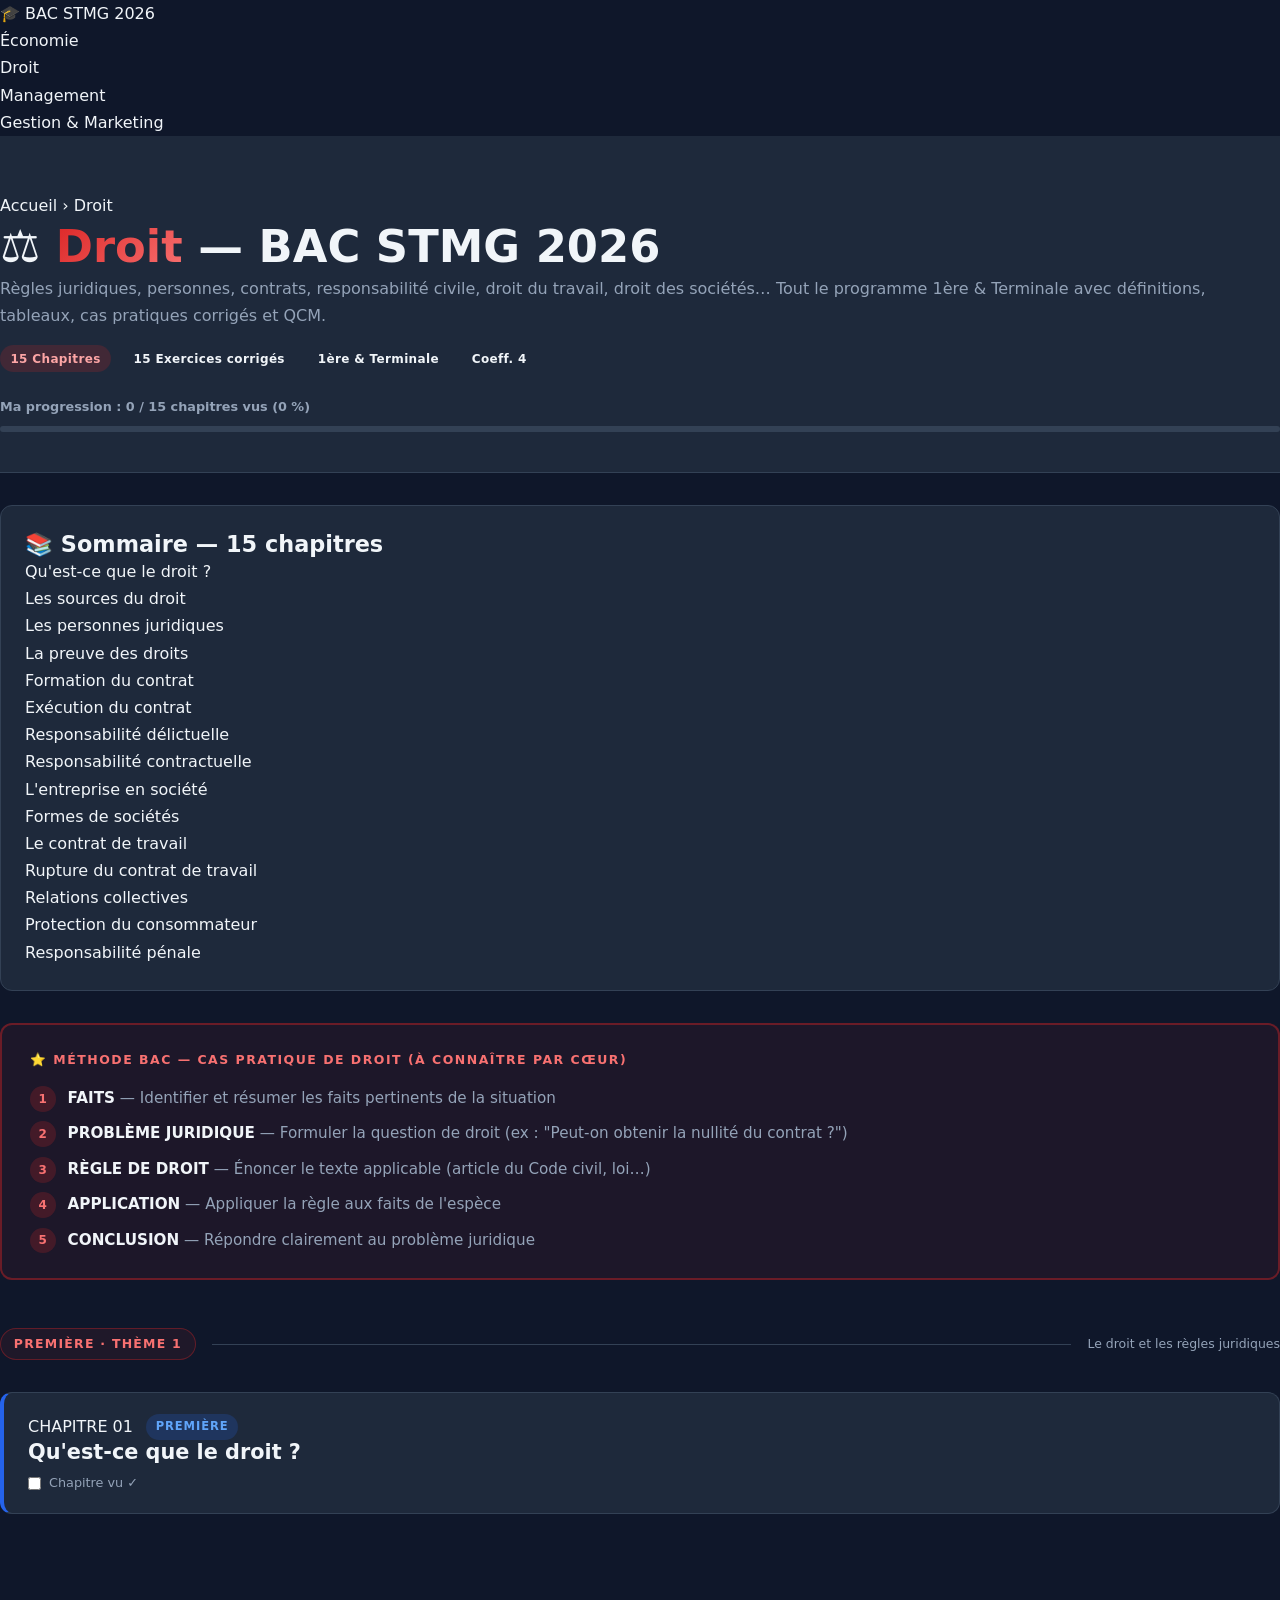
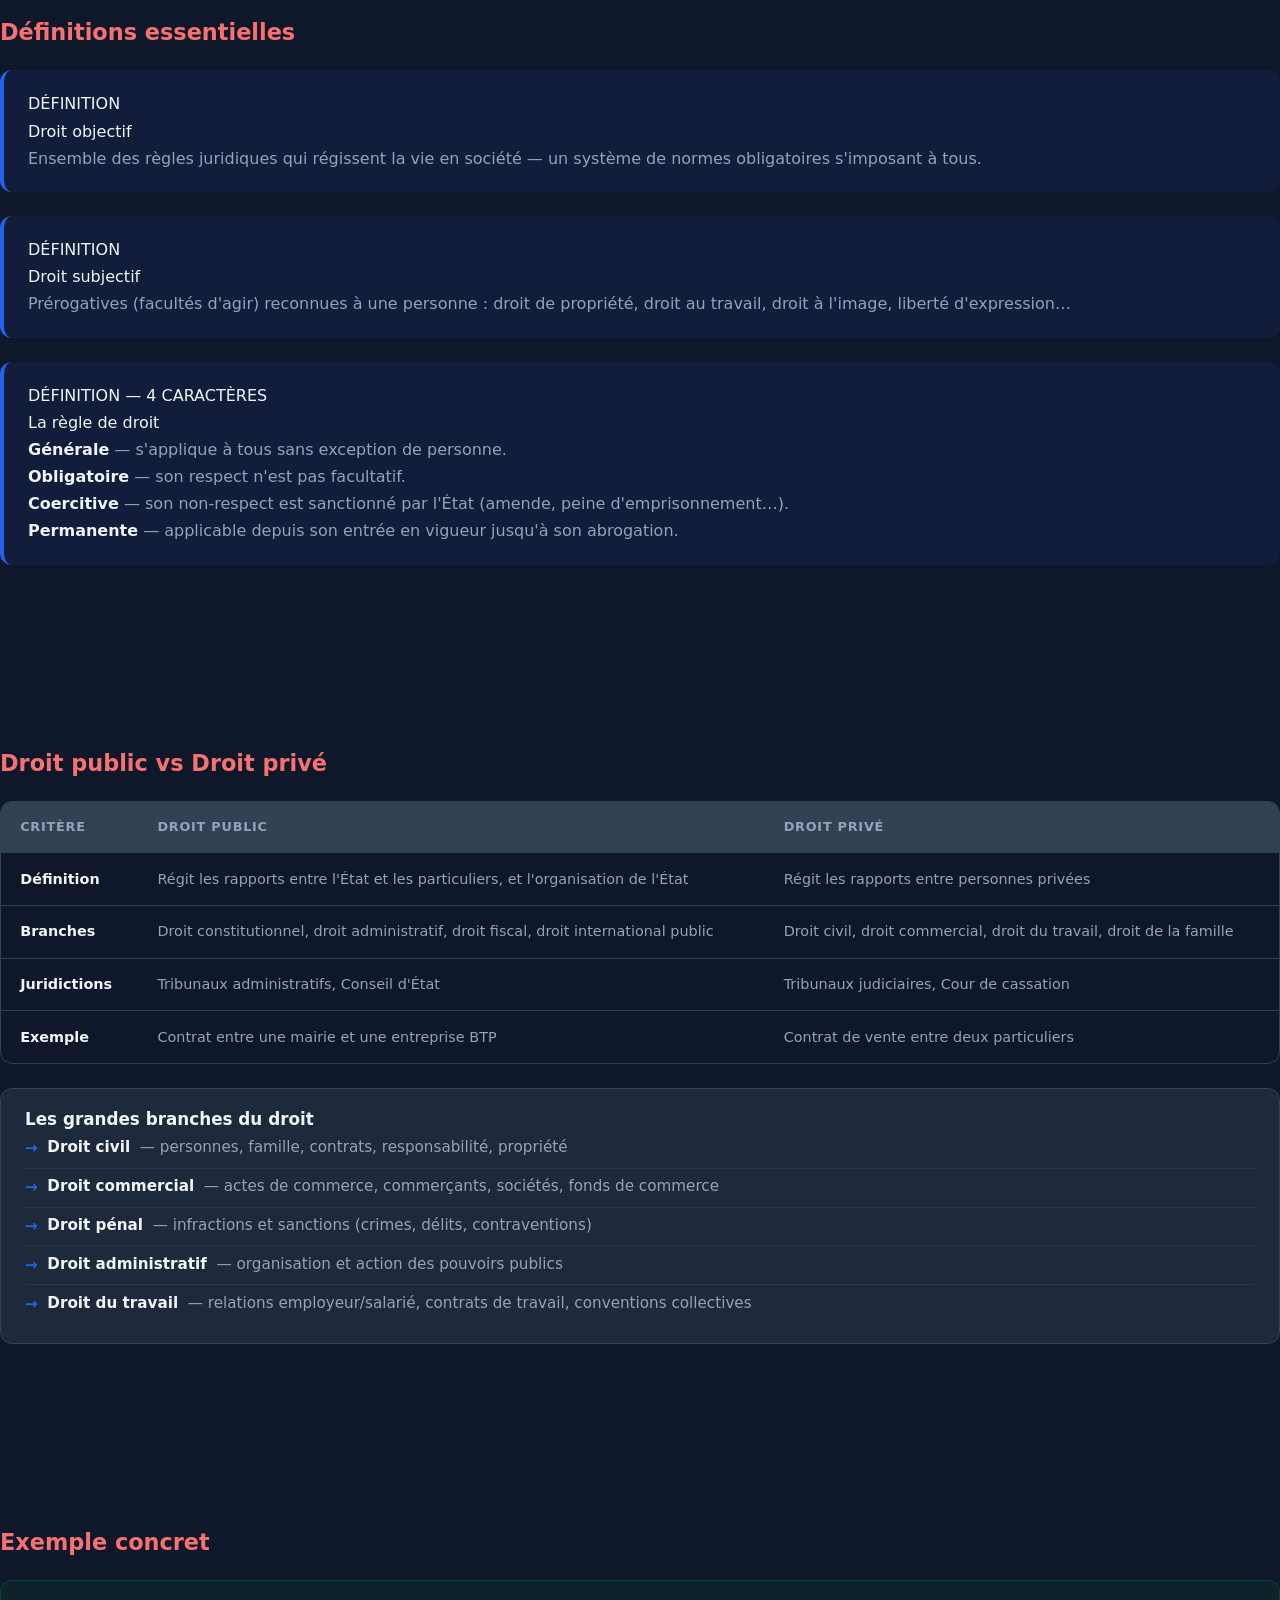
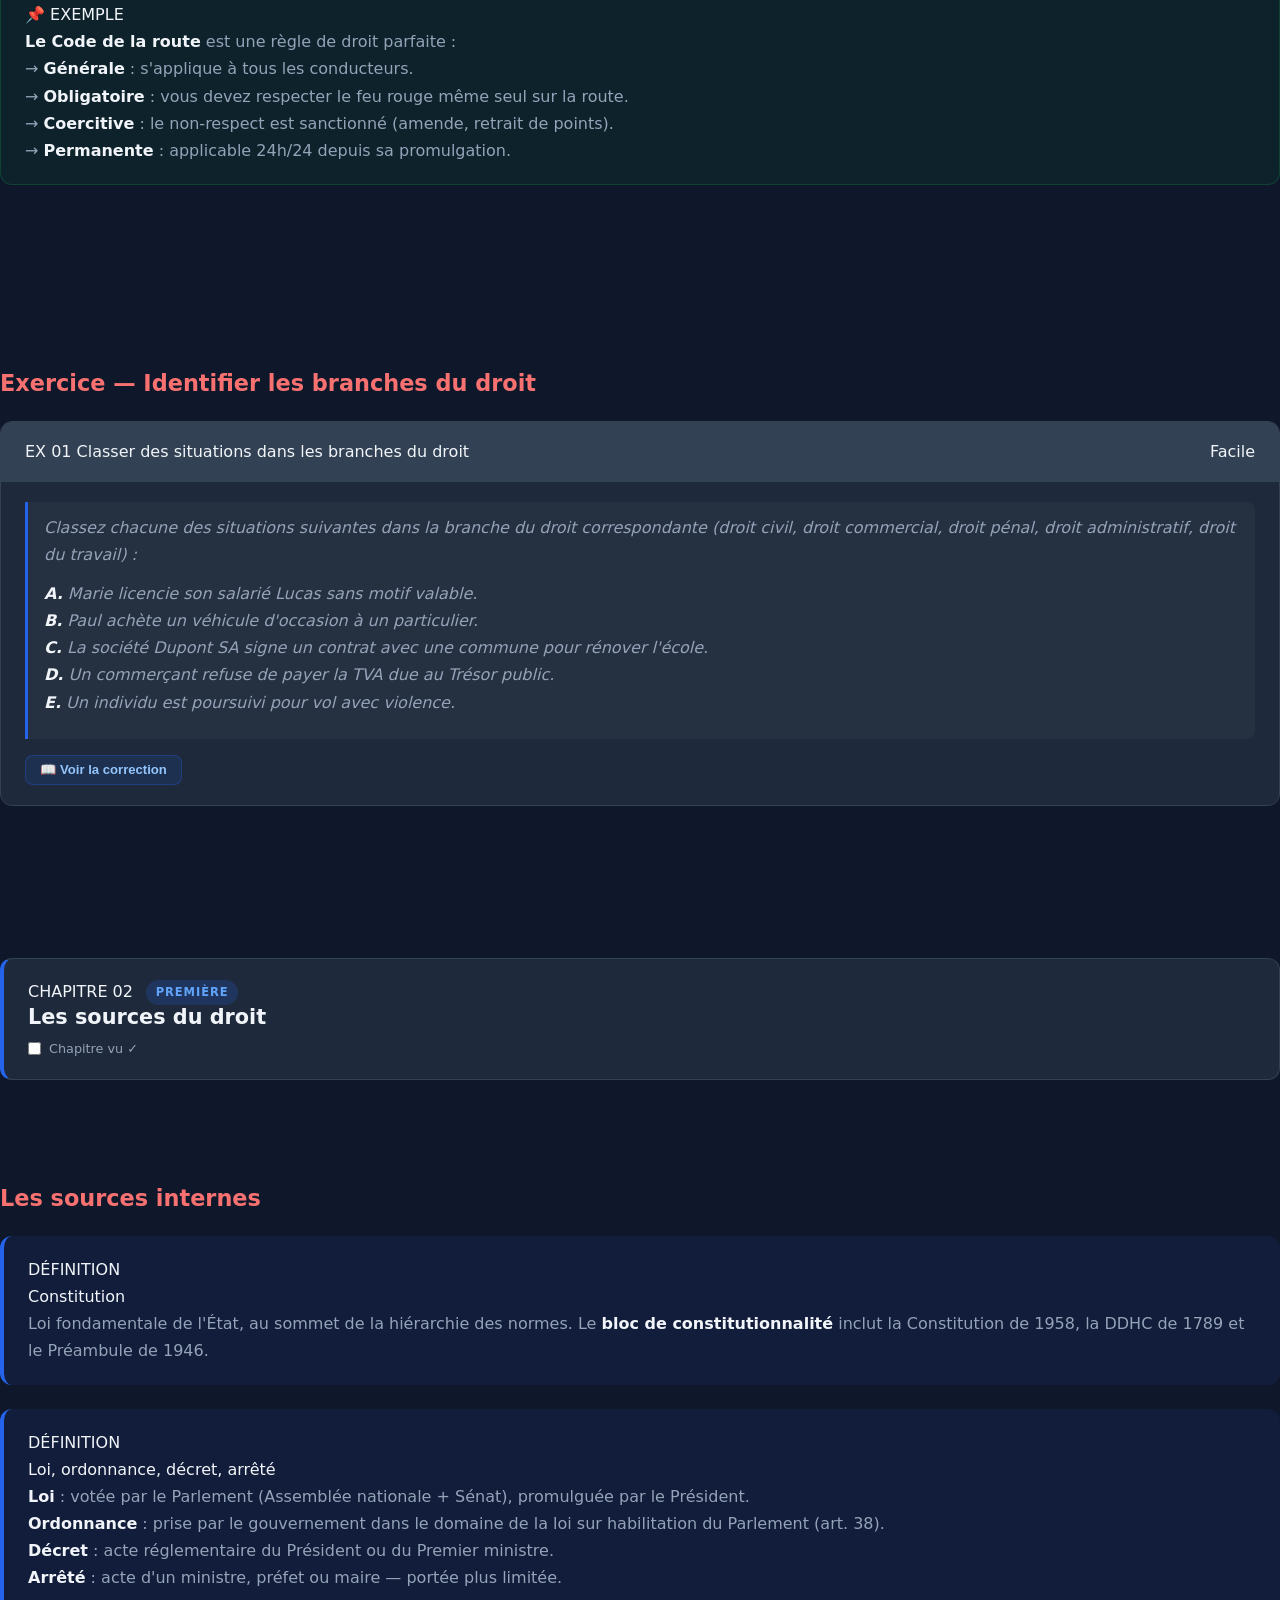
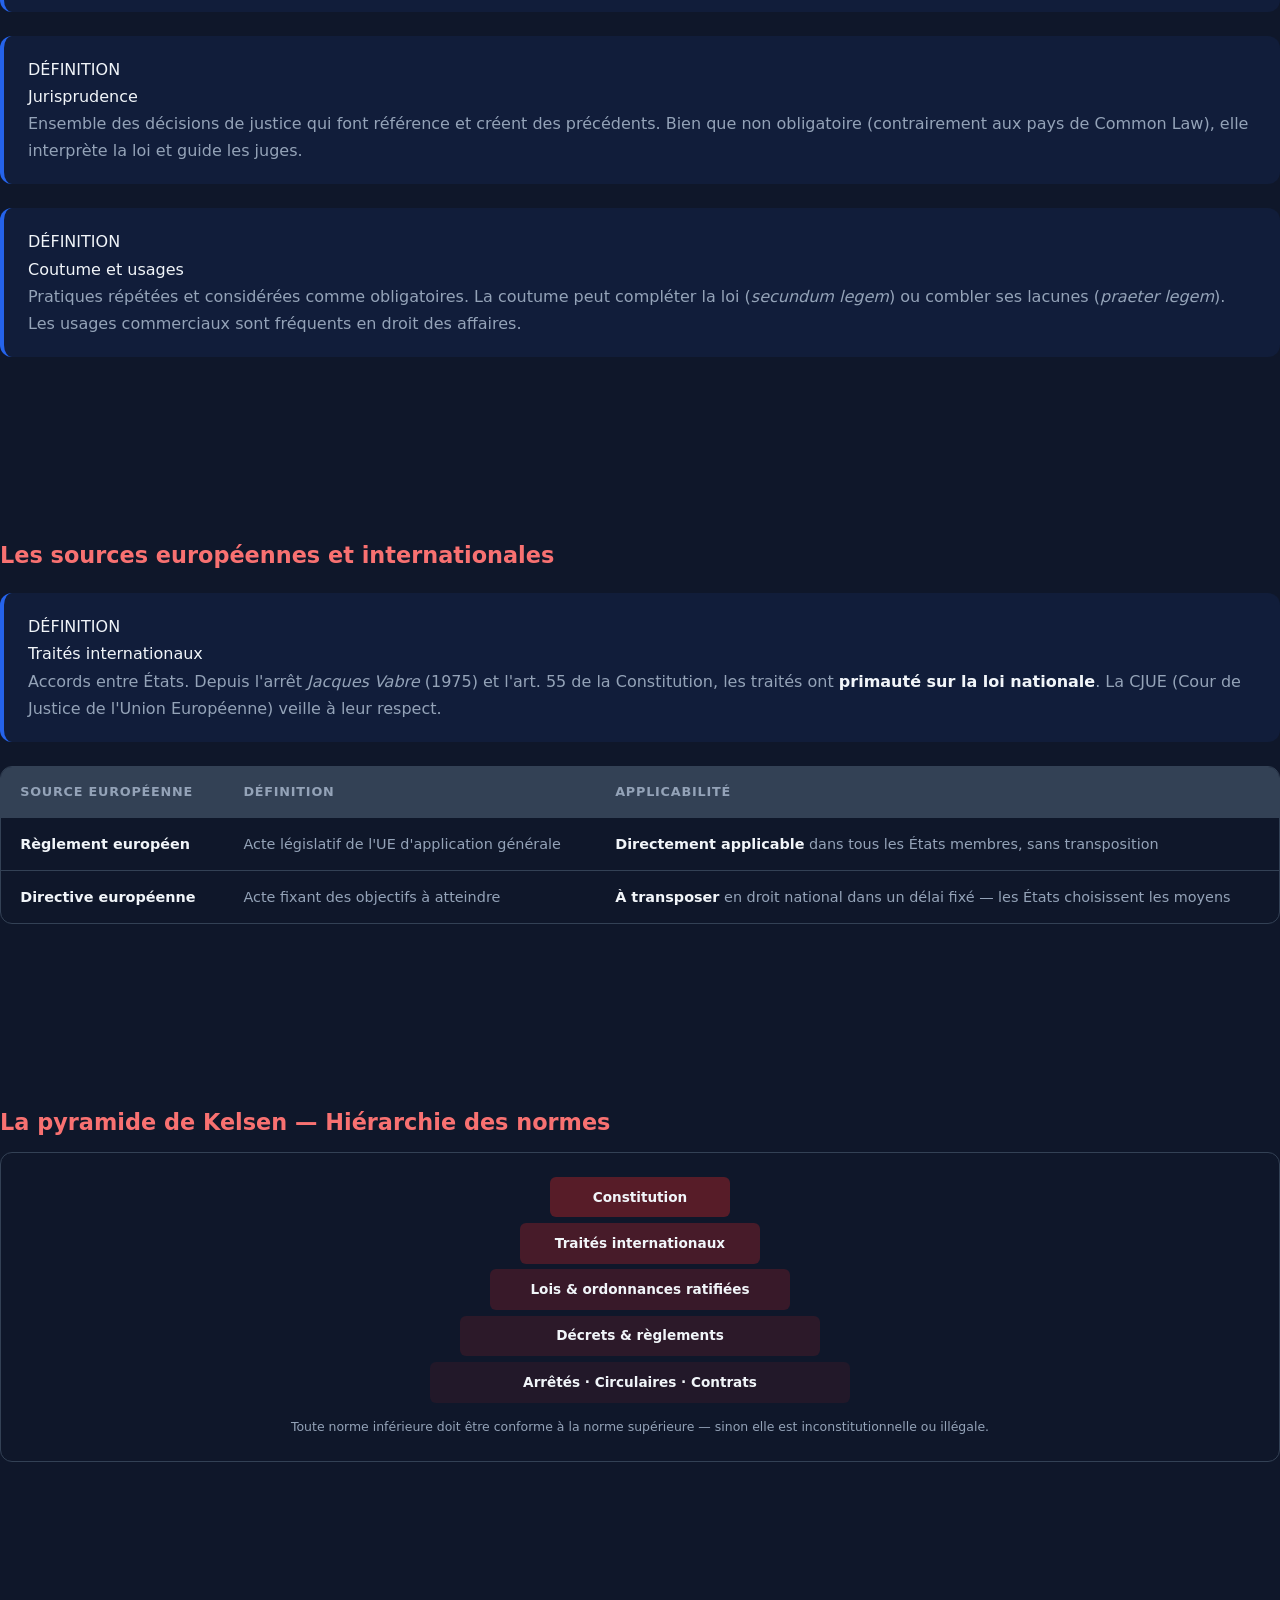
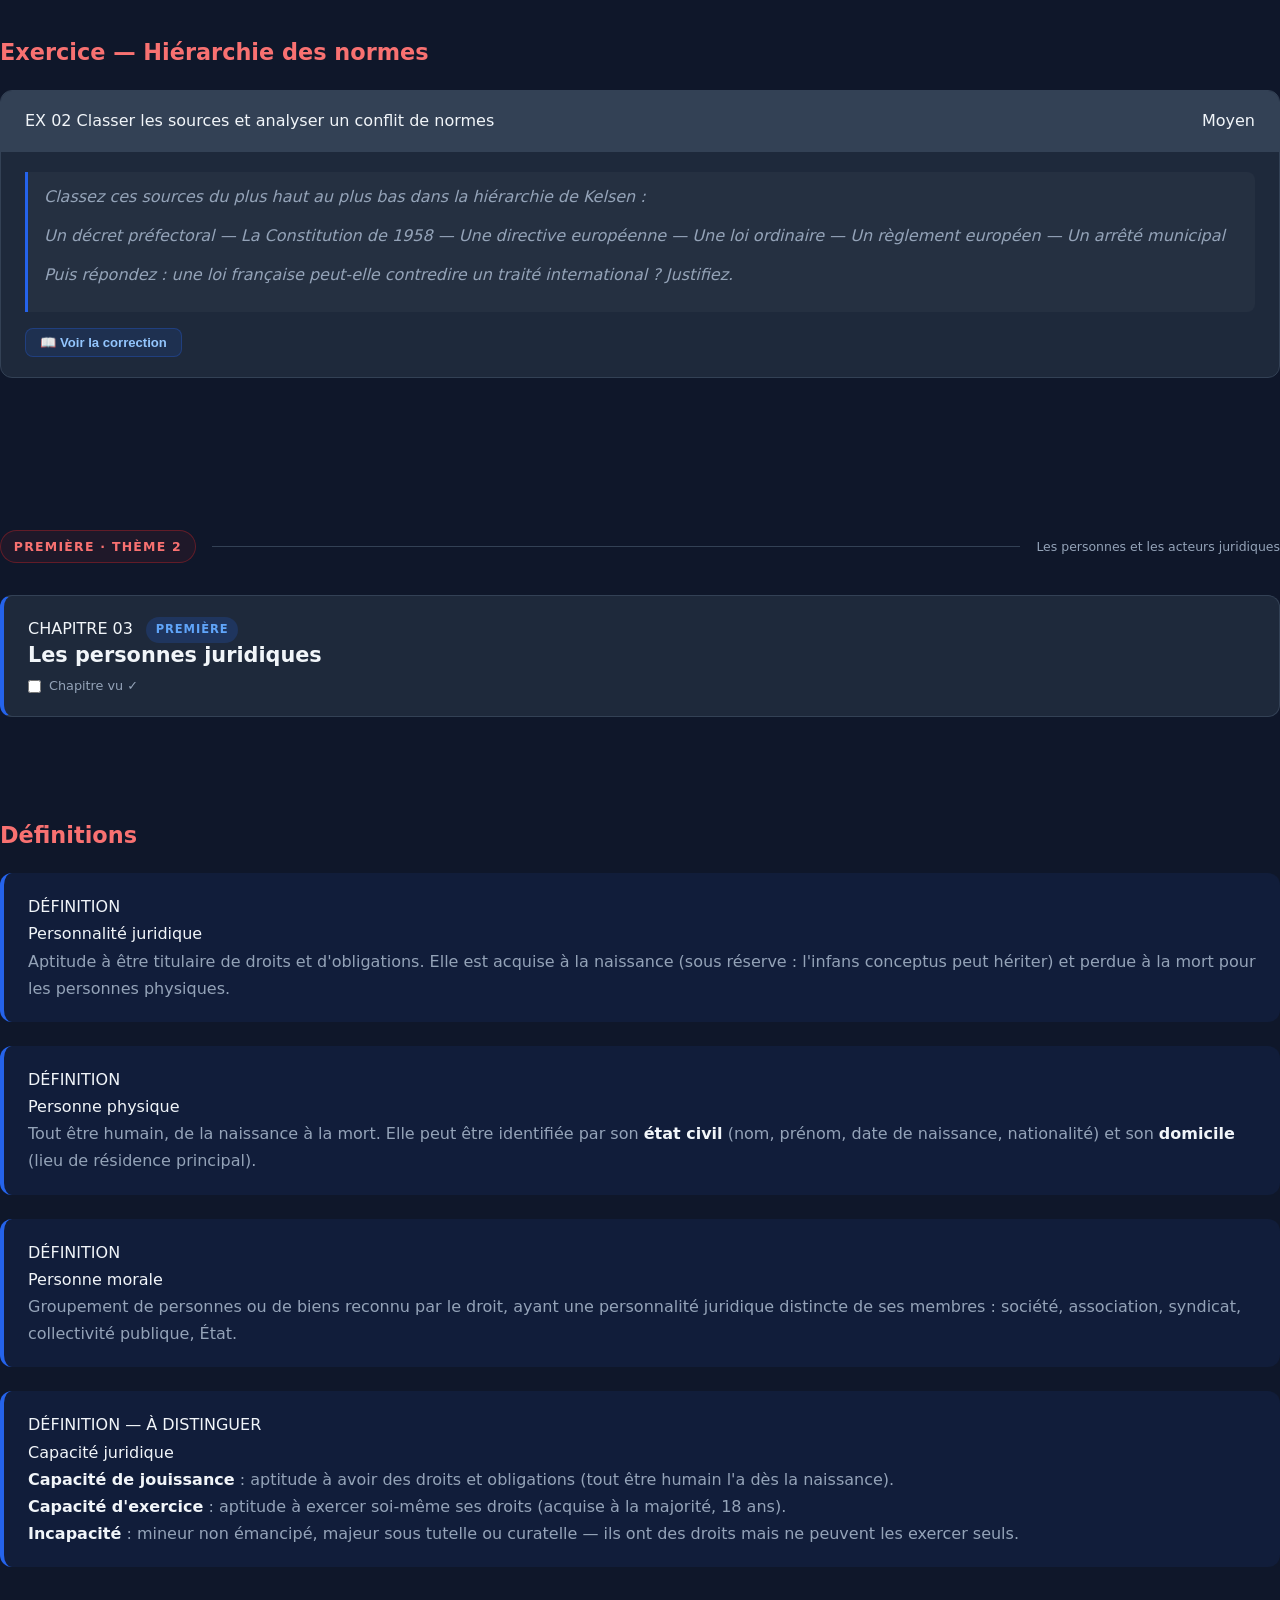
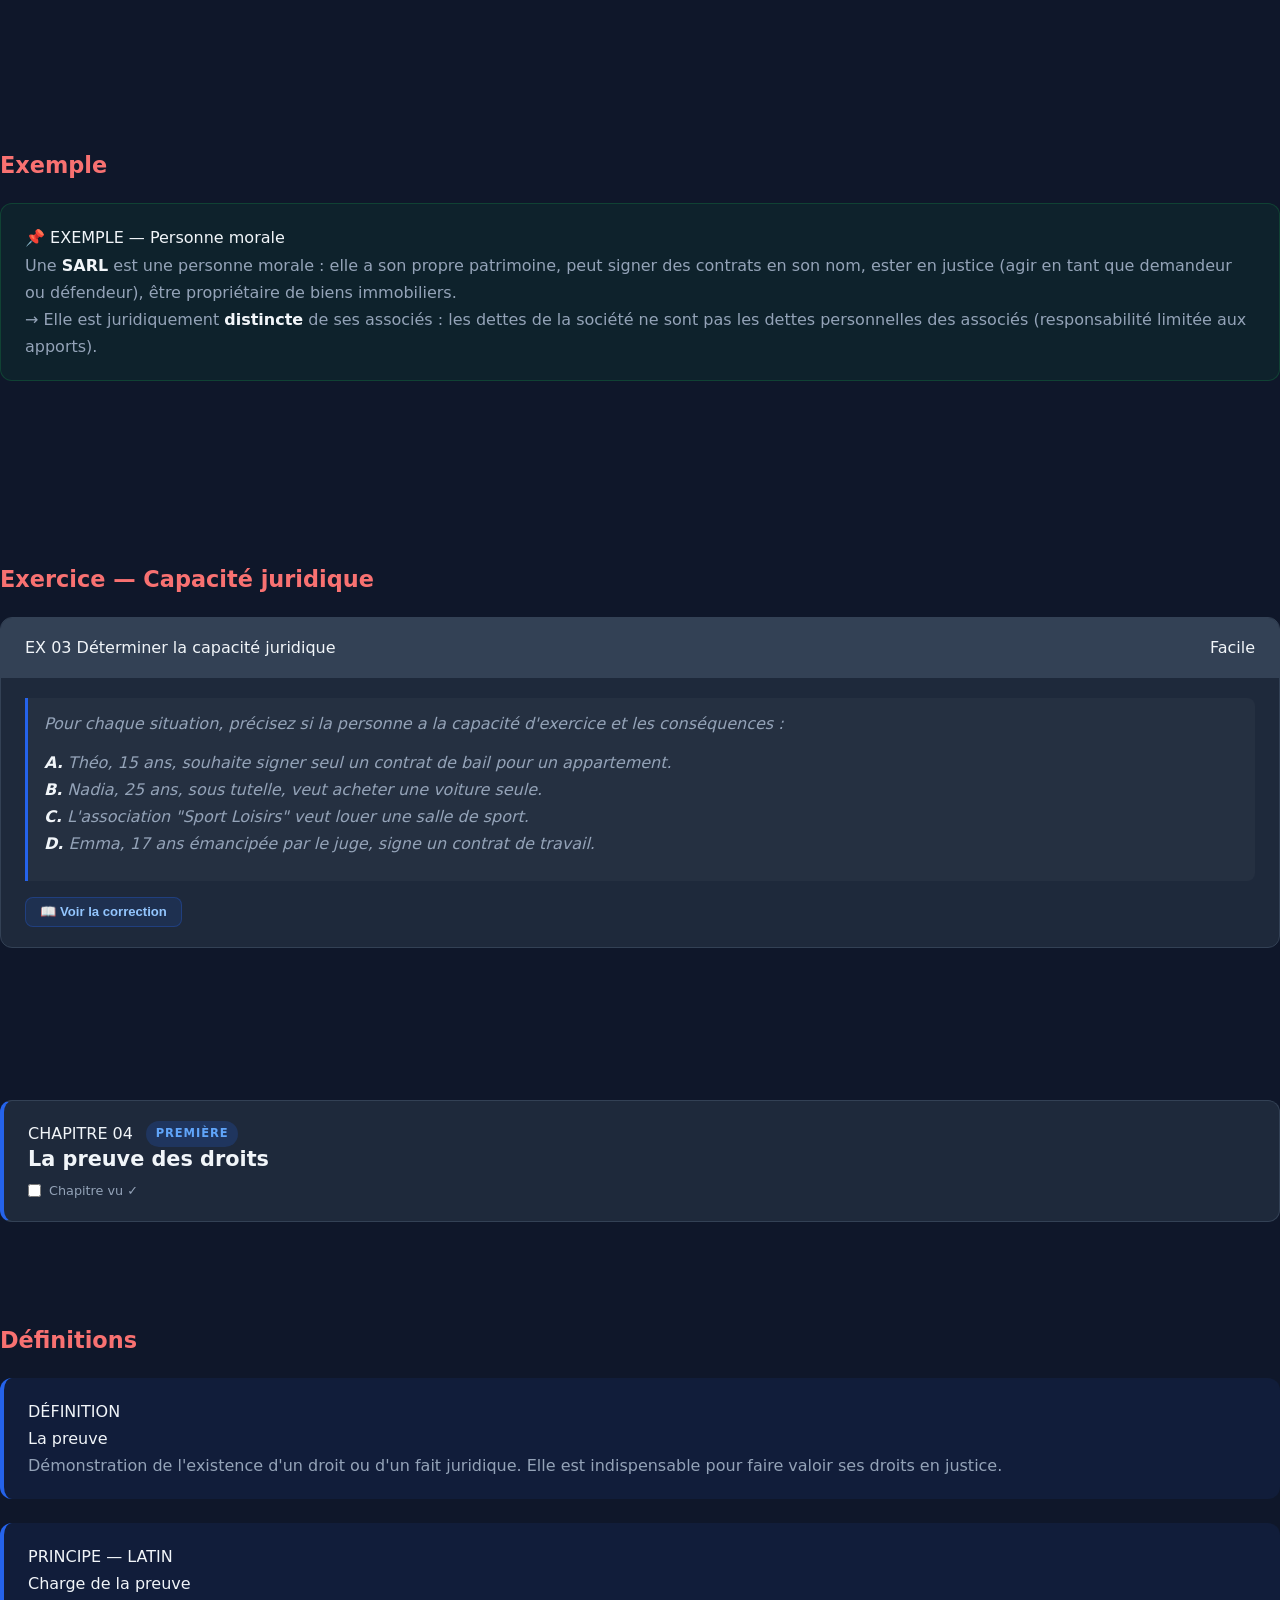
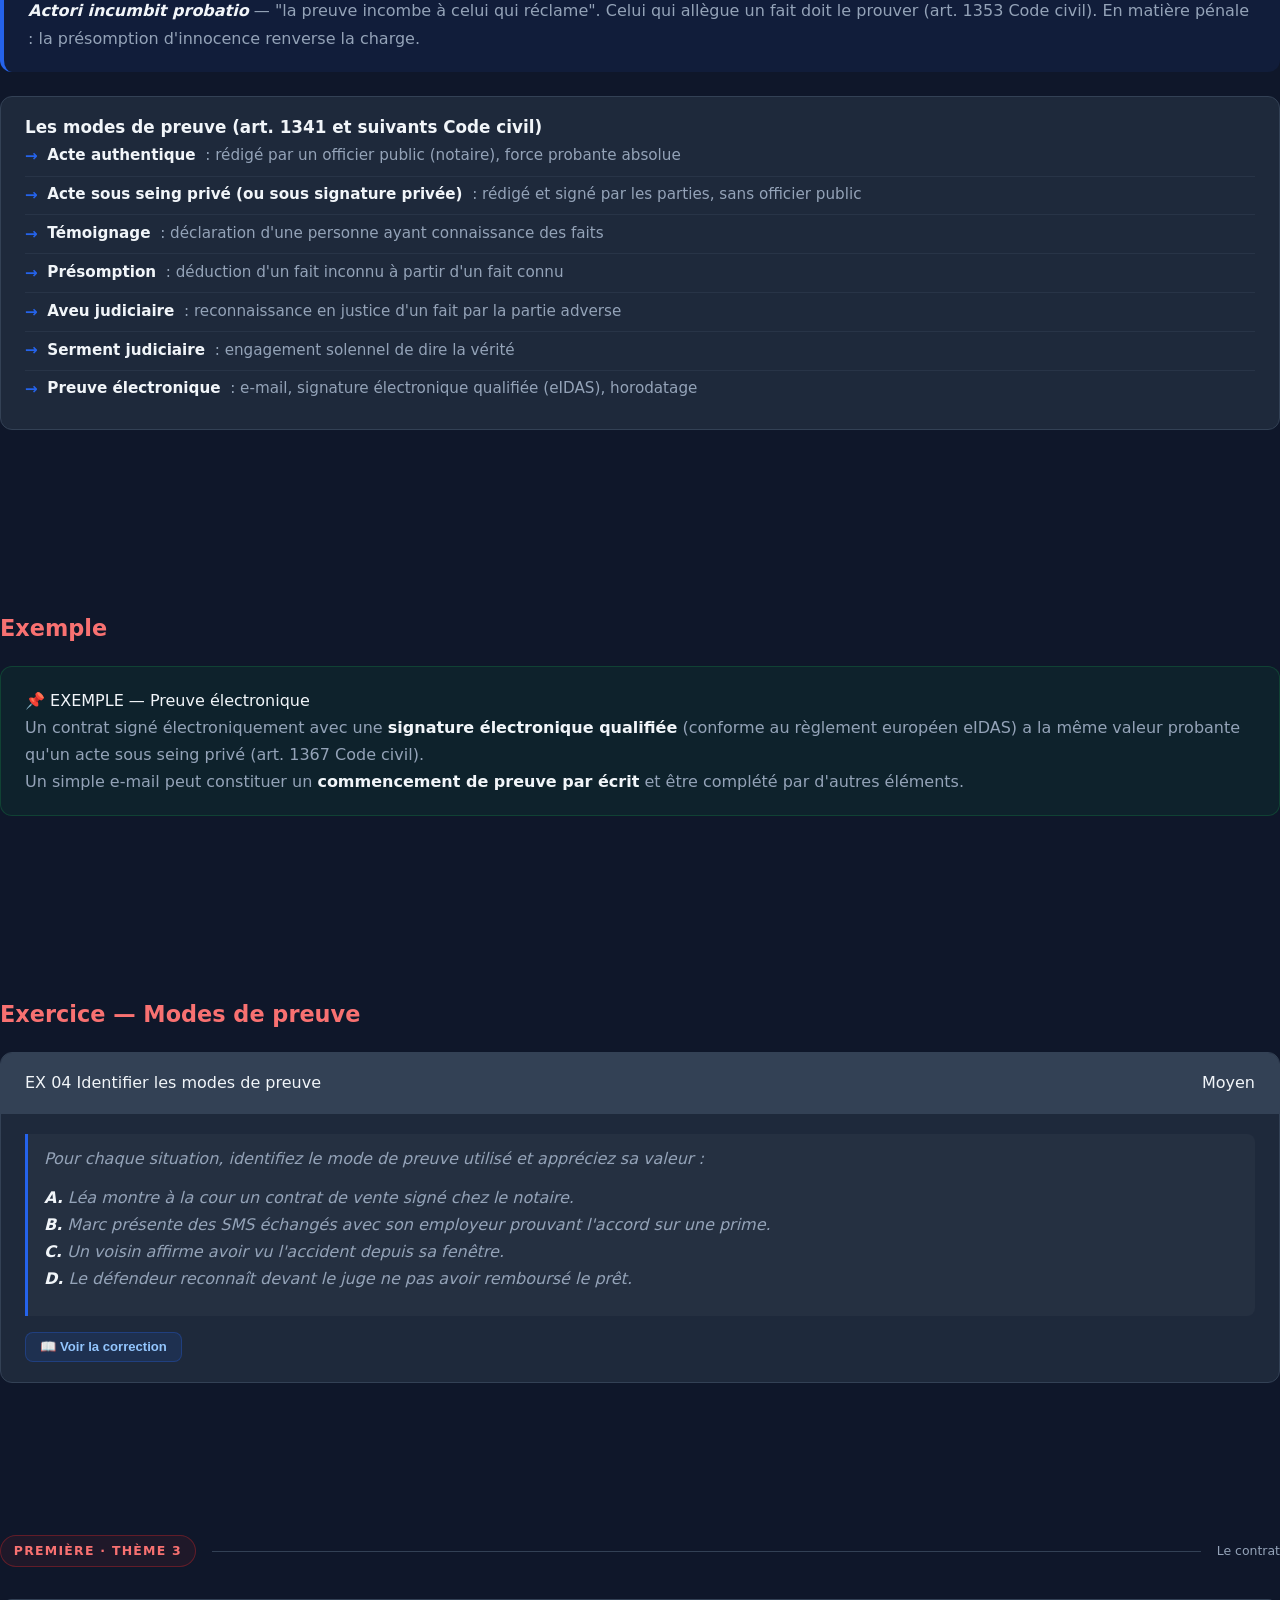
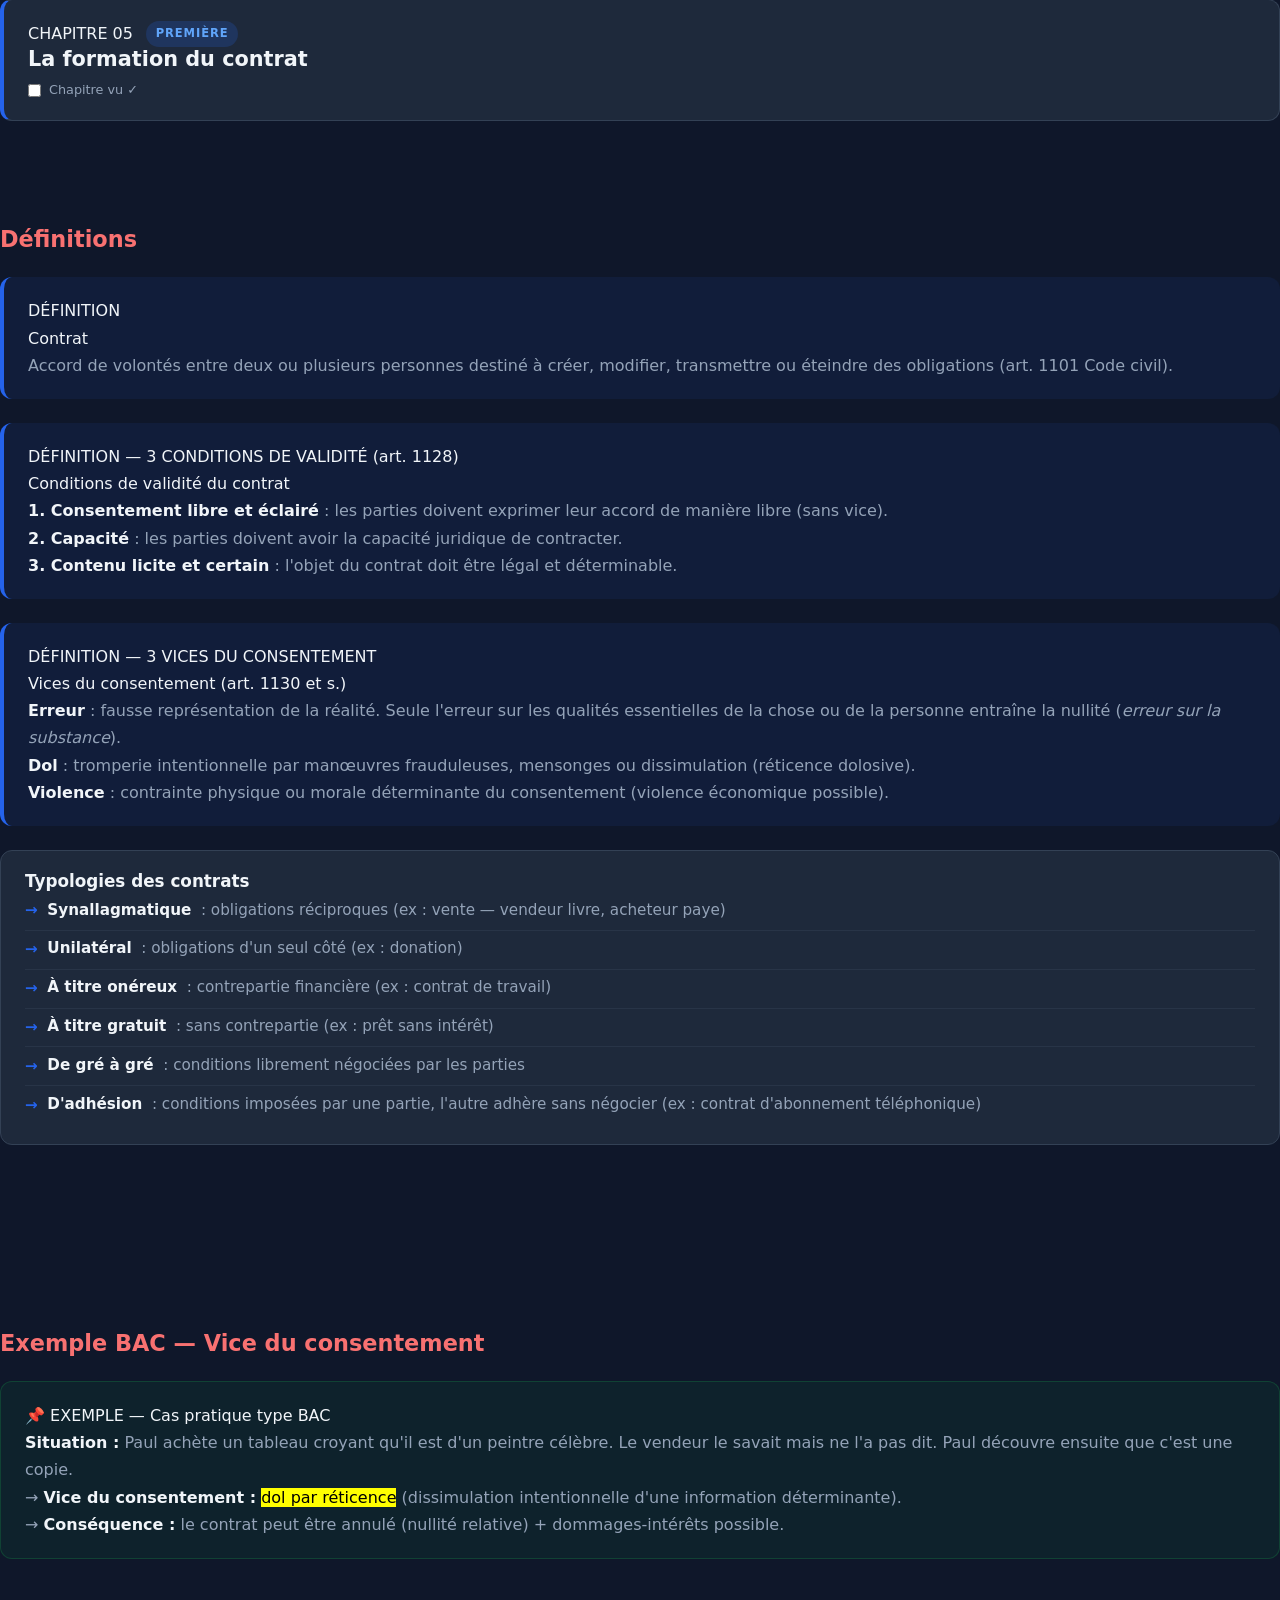
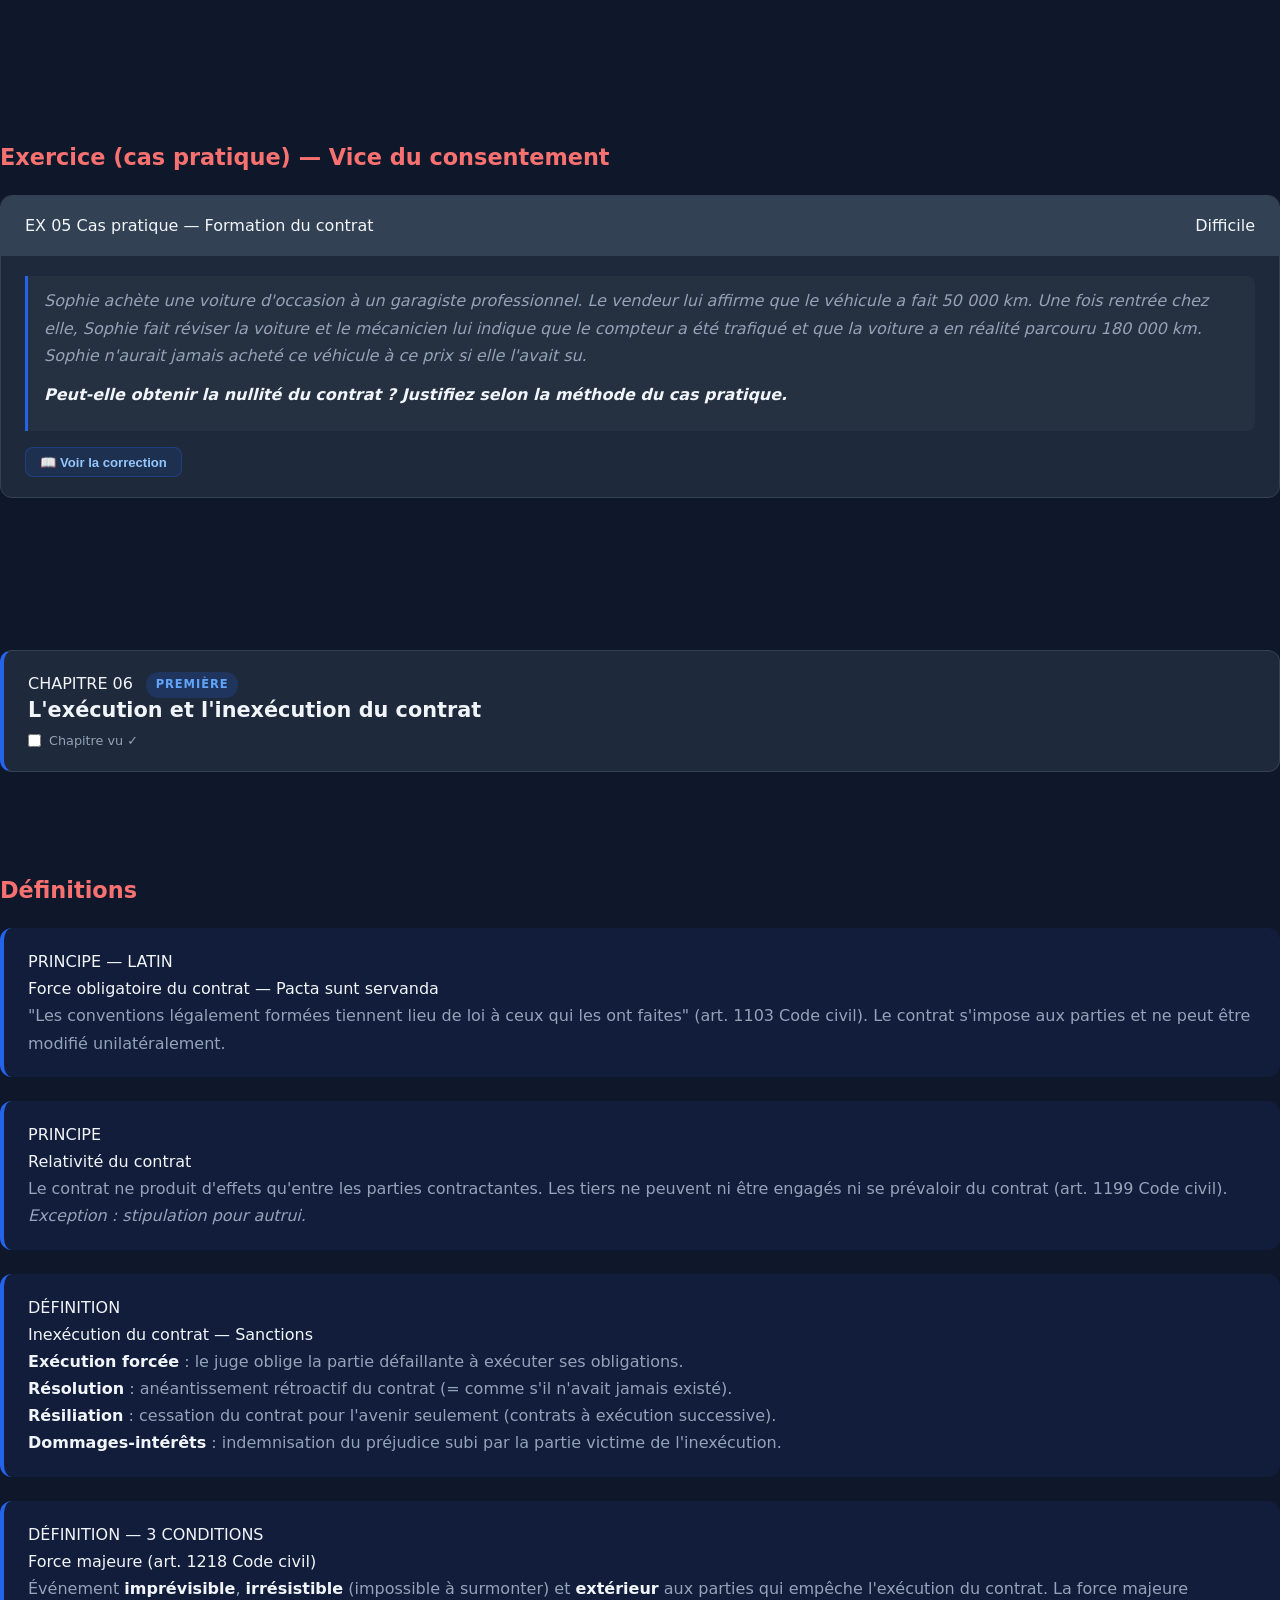
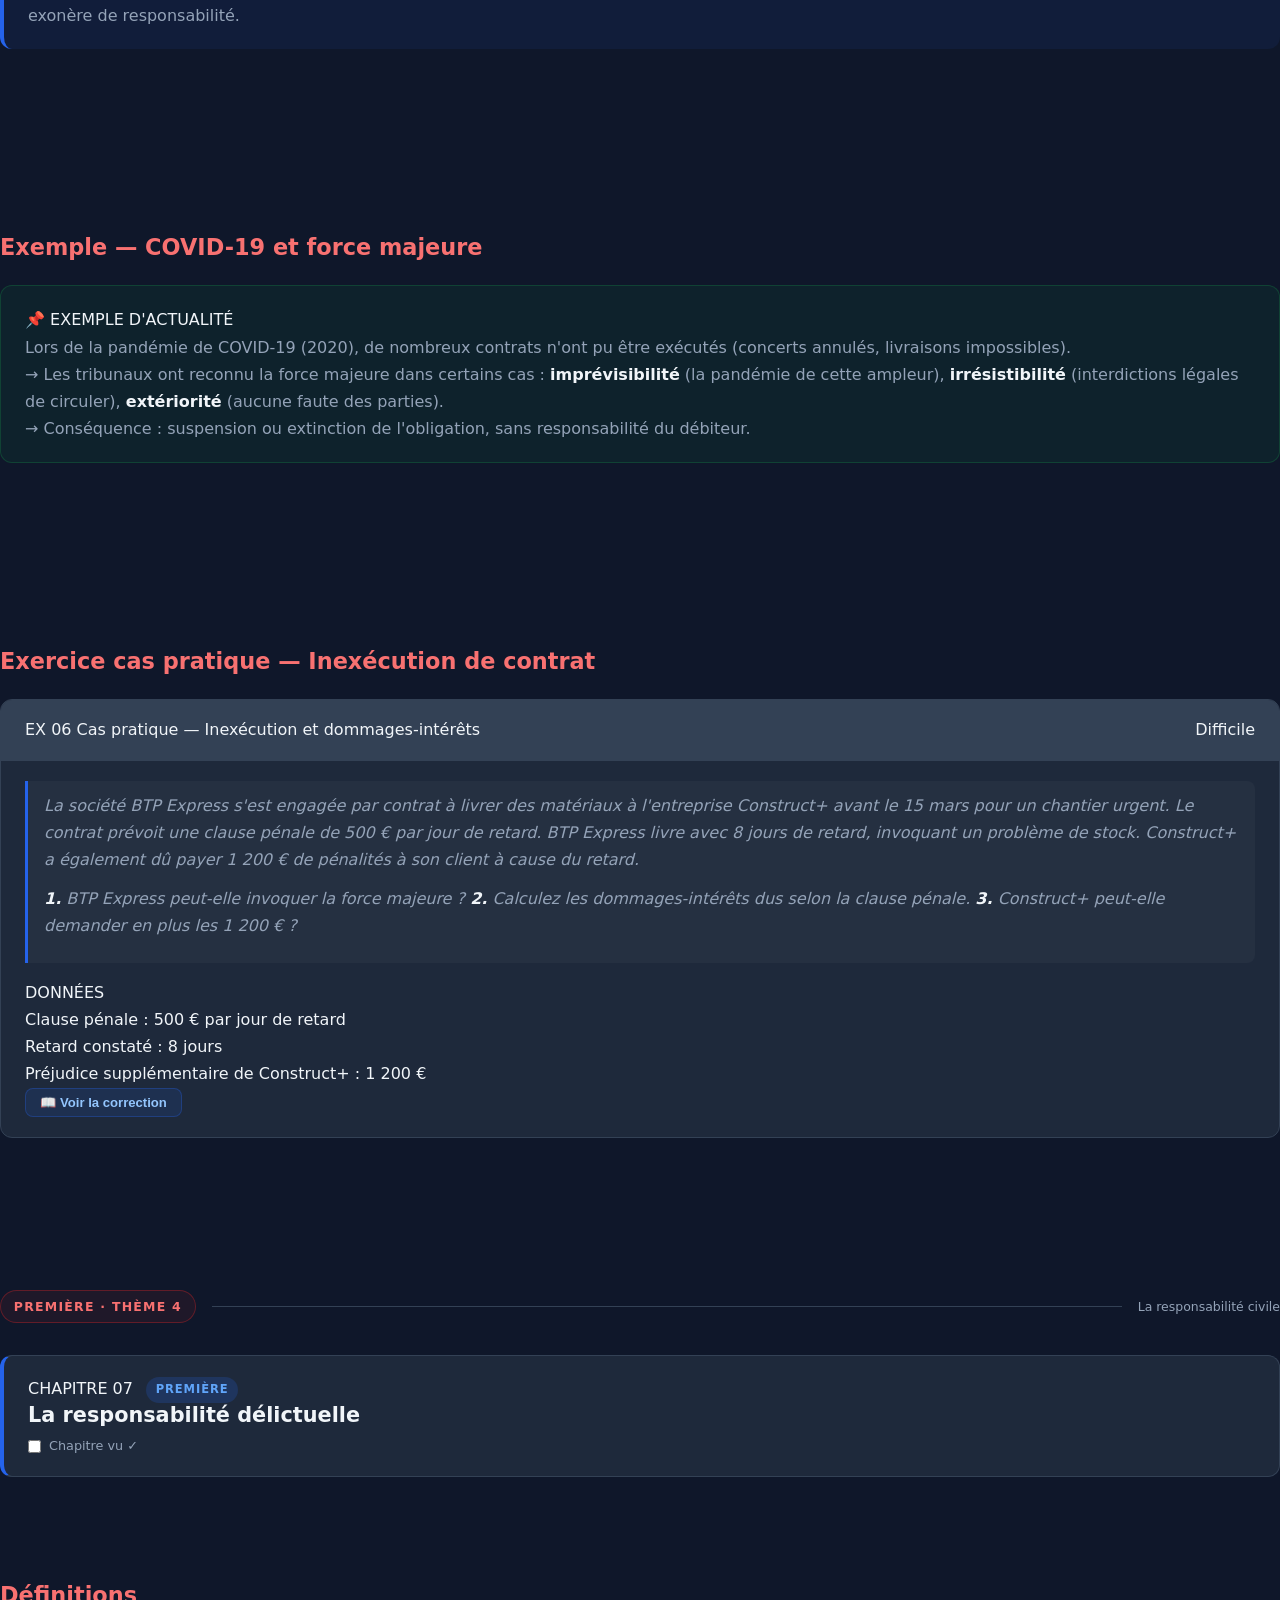
<file: droit.html>
﻿<!DOCTYPE html>
<html lang="fr">
<head>
  <meta charset="UTF-8">
  <meta name="viewport" content="width=device-width, initial-scale=1.0">
  <title>Droit — BAC STMG 2026</title>
  <link rel="stylesheet" href="css/style.css">
  <style>
    /* Accent droit pour TOC et section h3 */
    .toc a:hover { color: #f87171; }
    .section h3 { color: #f87171; }

    /* Méthode box */
    .methode-box {
      background: rgba(220,38,38,0.07);
      border: 2px solid rgba(220,38,38,0.4);
      border-radius: var(--radius);
      padding: 1.5rem 1.75rem;
      margin: 1.5rem 0;
    }
    .methode-box .methode-title {
      font-size: 0.78rem;
      font-weight: 800;
      letter-spacing: 0.12em;
      text-transform: uppercase;
      color: #f87171;
      margin-bottom: 1rem;
    }
    .methode-box ol {
      list-style: none;
      display: flex;
      flex-direction: column;
      gap: 0.6rem;
      padding: 0;
    }
    .methode-box li {
      display: flex;
      align-items: flex-start;
      gap: 0.75rem;
      color: var(--text2);
      font-size: 0.95rem;
    }
    .methode-box li .step-badge {
      min-width: 1.6rem;
      height: 1.6rem;
      background: rgba(220,38,38,0.2);
      border-radius: 50%;
      display: flex;
      align-items: center;
      justify-content: center;
      font-size: 0.75rem;
      font-weight: 800;
      color: #f87171;
      flex-shrink: 0;
    }
    .methode-box li strong { color: var(--text); }

    /* Pyramid (Kelsen) */
    .pyramid {
      display: flex;
      flex-direction: column;
      align-items: center;
      gap: 0.35rem;
      padding: 1.5rem;
      background: var(--card);
      border: 1px solid var(--border);
      border-radius: var(--radius);
      margin: 1rem 0;
    }
    .pyramid-level {
      display: flex;
      align-items: center;
      justify-content: center;
      border-radius: 6px;
      padding: 0.55rem 1rem;
      font-size: 0.85rem;
      font-weight: 700;
      text-align: center;
      color: var(--text);
    }
    .pyramid-level.l1 { background: rgba(220,38,38,0.35); width: 180px; }
    .pyramid-level.l2 { background: rgba(220,38,38,0.27); width: 240px; }
    .pyramid-level.l3 { background: rgba(220,38,38,0.20); width: 300px; }
    .pyramid-level.l4 { background: rgba(220,38,38,0.14); width: 360px; }
    .pyramid-level.l5 { background: rgba(220,38,38,0.09); width: 420px; }
    .pyramid-caption {
      font-size: 0.78rem;
      color: var(--text2);
      text-align: center;
      margin-top: 0.5rem;
    }

    /* Theme separator */
    .theme-sep {
      display: flex;
      align-items: center;
      gap: 1rem;
      margin: 3rem 0 2rem;
    }
    .theme-sep .theme-label {
      white-space: nowrap;
      font-size: 0.78rem;
      font-weight: 800;
      letter-spacing: 0.1em;
      text-transform: uppercase;
      color: #f87171;
      padding: 0.3rem 0.8rem;
      border: 1px solid rgba(220,38,38,0.35);
      border-radius: 99px;
      background: rgba(220,38,38,0.08);
    }
    .theme-sep .theme-line {
      flex: 1;
      height: 1px;
      background: var(--border);
    }

    /* Niveau badge */
    .niveau-badge {
      display: inline-block;
      font-size: 0.72rem;
      font-weight: 700;
      letter-spacing: 0.08em;
      text-transform: uppercase;
      padding: 0.2rem 0.6rem;
      border-radius: 99px;
      margin-left: 0.5rem;
      vertical-align: middle;
    }
    .niveau-premiere { background: rgba(37,99,235,0.2); color: #60a5fa; }
    .niveau-terminale { background: rgba(220,38,38,0.2); color: #f87171; }

    /* Progress chapter row */
    .ch-done-wrap {
      display: flex;
      align-items: center;
      gap: 0.5rem;
      margin-top: 0.4rem;
    }
    .ch-done-wrap label {
      font-size: 0.8rem;
      color: var(--text2);
      cursor: pointer;
    }
    .ch-done-wrap input[type=checkbox] {
      accent-color: #dc2626;
      cursor: pointer;
    }

    /* Overall progress */
    .overall-progress-bar {
      height: 6px;
      background: var(--bg3);
      border-radius: 3px;
      overflow: hidden;
      margin-top: 0.5rem;
    }
    .overall-progress-fill {
      height: 100%;
      border-radius: 3px;
      background: linear-gradient(90deg, #dc2626, #f87171);
      width: 0%;
      transition: width 0.5s ease;
    }
  </style>
</head>
<body>

<!-- ========== NAVBAR ========== -->
<nav>
  <a href="index.html" class="nav-brand">🎓 <span>BAC STMG</span> 2026</a>
  <ul class="nav-links">
    <li><a href="economie.html" class="eco">Économie</a></li>
    <li><a href="droit.html" class="droit active">Droit</a></li>
    <li><a href="management.html" class="mgmt">Management</a></li>
    <li><a href="gestion-marketing.html" class="gestion">Gestion &amp; Marketing</a></li>
  </ul>
</nav>

<!-- ========== BREADCRUMB + PAGE HEADER ========== -->
<div class="page-header">
  <div class="breadcrumb">
    <a href="index.html">Accueil</a> › <span style="color:var(--text)">Droit</span>
  </div>
  <h1>⚖️ <span style="background:linear-gradient(135deg,#dc2626,#f87171);-webkit-background-clip:text;-webkit-text-fill-color:transparent;background-clip:text;">Droit</span> — BAC STMG 2026</h1>
  <p>Règles juridiques, personnes, contrats, responsabilité civile, droit du travail, droit des sociétés… Tout le programme 1ère &amp; Terminale avec définitions, tableaux, cas pratiques corrigés et QCM.</p>
  <div style="display:flex;gap:0.75rem;margin-top:1rem;flex-wrap:wrap;">
    <span class="badge badge-droit">15 Chapitres</span>
    <span class="badge badge-gold">15 Exercices corrigés</span>
    <span class="badge badge-gray">1ère &amp; Terminale</span>
    <span class="badge badge-gray">Coeff. 4</span>
  </div>

  <!-- Progression globale -->
  <div style="margin-top:1.5rem;">
    <div style="font-size:0.8rem;font-weight:600;color:var(--text2);margin-bottom:0.35rem;">
      Ma progression : <span class="overall-progress-label">0/15 chapitres vus (0%)</span>
    </div>
    <div class="overall-progress-bar">
      <div class="overall-progress-fill"></div>
    </div>
  </div>
</div>

<!-- ========== CONTENT WRAPPER ========== -->
<div class="content-wrapper">

  <!-- ===== TABLE OF CONTENTS ===== -->
  <div class="toc">
    <h3>📚 Sommaire — 15 chapitres</h3>
    <ol>
      <!-- 1ère -->
      <li><a href="#ch1" data-num="01">Qu'est-ce que le droit ?</a></li>
      <li><a href="#ch2" data-num="02">Les sources du droit</a></li>
      <li><a href="#ch3" data-num="03">Les personnes juridiques</a></li>
      <li><a href="#ch4" data-num="04">La preuve des droits</a></li>
      <li><a href="#ch5" data-num="05">Formation du contrat</a></li>
      <li><a href="#ch6" data-num="06">Exécution du contrat</a></li>
      <li><a href="#ch7" data-num="07">Responsabilité délictuelle</a></li>
      <li><a href="#ch8" data-num="08">Responsabilité contractuelle</a></li>
      <!-- Terminale -->
      <li><a href="#ch9" data-num="09">L'entreprise en société</a></li>
      <li><a href="#ch10" data-num="10">Formes de sociétés</a></li>
      <li><a href="#ch11" data-num="11">Le contrat de travail</a></li>
      <li><a href="#ch12" data-num="12">Rupture du contrat de travail</a></li>
      <li><a href="#ch13" data-num="13">Relations collectives</a></li>
      <li><a href="#ch14" data-num="14">Protection du consommateur</a></li>
      <li><a href="#ch15" data-num="15">Responsabilité pénale</a></li>
    </ol>
  </div>

  <!-- ===== MÉTHODE BAC (encadrée) ===== -->
  <div class="methode-box">
    <div class="methode-title">⭐ MÉTHODE BAC — Cas pratique de droit (à connaître par cœur)</div>
    <ol>
      <li><span class="step-badge">1</span><div><strong>FAITS</strong> — Identifier et résumer les faits pertinents de la situation</div></li>
      <li><span class="step-badge">2</span><div><strong>PROBLÈME JURIDIQUE</strong> — Formuler la question de droit (ex : "Peut-on obtenir la nullité du contrat ?")</div></li>
      <li><span class="step-badge">3</span><div><strong>RÈGLE DE DROIT</strong> — Énoncer le texte applicable (article du Code civil, loi…)</div></li>
      <li><span class="step-badge">4</span><div><strong>APPLICATION</strong> — Appliquer la règle aux faits de l'espèce</div></li>
      <li><span class="step-badge">5</span><div><strong>CONCLUSION</strong> — Répondre clairement au problème juridique</div></li>
    </ol>
  </div>

  <!-- ================================================================
       PREMIÈRE — THÈME 1 : Le droit et les règles juridiques
  ================================================================ -->
  <div class="theme-sep">
    <span class="theme-label">Première · Thème 1</span>
    <div class="theme-line"></div>
    <span style="font-size:0.78rem;color:var(--text2);white-space:nowrap;">Le droit et les règles juridiques</span>
  </div>

  <!-- CH 1 -->
  <div class="chapter" id="ch1">
    <div class="chapter-header">
      <div>
        <div class="chapter-num">CHAPITRE 01 <span class="niveau-badge niveau-premiere">Première</span></div>
        <h2>Qu'est-ce que le droit ?</h2>
        <div class="ch-done-wrap">
          <input type="checkbox" class="ch-done" id="done-ch1">
          <label for="done-ch1">Chapitre vu ✓</label>
        </div>
      </div>
    </div>

    <div class="section">
      <h3>Définitions essentielles</h3>

      <div class="def-box droit">
        <div class="def-label">DÉFINITION</div>
        <div class="def-term">Droit objectif</div>
        <p>Ensemble des règles juridiques qui régissent la vie en société — un système de normes obligatoires s'imposant à tous.</p>
      </div>

      <div class="def-box droit">
        <div class="def-label">DÉFINITION</div>
        <div class="def-term">Droit subjectif</div>
        <p>Prérogatives (facultés d'agir) reconnues à une personne : droit de propriété, droit au travail, droit à l'image, liberté d'expression…</p>
      </div>

      <div class="def-box droit">
        <div class="def-label">DÉFINITION — 4 CARACTÈRES</div>
        <div class="def-term">La règle de droit</div>
        <p><strong>Générale</strong> — s'applique à tous sans exception de personne.</p>
        <p><strong>Obligatoire</strong> — son respect n'est pas facultatif.</p>
        <p><strong>Coercitive</strong> — son non-respect est sanctionné par l'État (amende, peine d'emprisonnement…).</p>
        <p><strong>Permanente</strong> — applicable depuis son entrée en vigueur jusqu'à son abrogation.</p>
      </div>
    </div>

    <div class="section">
      <h3>Droit public vs Droit privé</h3>

      <div class="table-wrapper">
        <table>
          <thead>
            <tr>
              <th>Critère</th>
              <th>Droit public</th>
              <th>Droit privé</th>
            </tr>
          </thead>
          <tbody>
            <tr>
              <td><strong>Définition</strong></td>
              <td>Régit les rapports entre l'État et les particuliers, et l'organisation de l'État</td>
              <td>Régit les rapports entre personnes privées</td>
            </tr>
            <tr>
              <td><strong>Branches</strong></td>
              <td>Droit constitutionnel, droit administratif, droit fiscal, droit international public</td>
              <td>Droit civil, droit commercial, droit du travail, droit de la famille</td>
            </tr>
            <tr>
              <td><strong>Juridictions</strong></td>
              <td>Tribunaux administratifs, Conseil d'État</td>
              <td>Tribunaux judiciaires, Cour de cassation</td>
            </tr>
            <tr>
              <td><strong>Exemple</strong></td>
              <td>Contrat entre une mairie et une entreprise BTP</td>
              <td>Contrat de vente entre deux particuliers</td>
            </tr>
          </tbody>
        </table>
      </div>

      <div class="key-points">
        <h4>Les grandes branches du droit</h4>
        <ul>
          <li><strong>Droit civil</strong> — personnes, famille, contrats, responsabilité, propriété</li>
          <li><strong>Droit commercial</strong> — actes de commerce, commerçants, sociétés, fonds de commerce</li>
          <li><strong>Droit pénal</strong> — infractions et sanctions (crimes, délits, contraventions)</li>
          <li><strong>Droit administratif</strong> — organisation et action des pouvoirs publics</li>
          <li><strong>Droit du travail</strong> — relations employeur/salarié, contrats de travail, conventions collectives</li>
        </ul>
      </div>
    </div>

    <div class="section">
      <h3>Exemple concret</h3>
      <div class="example-box">
        <div class="example-label">📌 EXEMPLE</div>
        <p><strong>Le Code de la route</strong> est une règle de droit parfaite :</p>
        <p>→ <strong>Générale</strong> : s'applique à tous les conducteurs.</p>
        <p>→ <strong>Obligatoire</strong> : vous devez respecter le feu rouge même seul sur la route.</p>
        <p>→ <strong>Coercitive</strong> : le non-respect est sanctionné (amende, retrait de points).</p>
        <p>→ <strong>Permanente</strong> : applicable 24h/24 depuis sa promulgation.</p>
      </div>
    </div>

    <div class="section">
      <h3>Exercice — Identifier les branches du droit</h3>
      <div class="exercise">
        <div class="exercise-header">
          <div class="exercise-title">
            <span class="exercise-num">EX 01</span>
            <span class="exercise-name">Classer des situations dans les branches du droit</span>
          </div>
          <div class="exercise-meta">
            <span class="difficulty diff-easy">Facile</span>
          </div>
        </div>
        <div class="exercise-body">
          <div class="exercise-question">
            <p>Classez chacune des situations suivantes dans la branche du droit correspondante (droit civil, droit commercial, droit pénal, droit administratif, droit du travail) :</p>
            <p><strong>A.</strong> Marie licencie son salarié Lucas sans motif valable.<br>
            <strong>B.</strong> Paul achète un véhicule d'occasion à un particulier.<br>
            <strong>C.</strong> La société Dupont SA signe un contrat avec une commune pour rénover l'école.<br>
            <strong>D.</strong> Un commerçant refuse de payer la TVA due au Trésor public.<br>
            <strong>E.</strong> Un individu est poursuivi pour vol avec violence.</p>
          </div>
          <button class="correction-toggle">📖 Voir la correction</button>
          <div class="correction-content">
            <div class="correction-step">
              <div class="step-num">A</div>
              <div class="step-text"><strong>Droit du travail</strong> — relation employeur/salarié, licenciement sans cause réelle et sérieuse.</div>
            </div>
            <div class="correction-step">
              <div class="step-num">B</div>
              <div class="step-text"><strong>Droit civil</strong> — contrat de vente entre deux particuliers (hors activité professionnelle).</div>
            </div>
            <div class="correction-step">
              <div class="step-num">C</div>
              <div class="step-text"><strong>Droit administratif</strong> — contrat impliquant une personne publique (commune) = contrat administratif.</div>
            </div>
            <div class="correction-step">
              <div class="step-num">D</div>
              <div class="step-text"><strong>Droit fiscal</strong> (branche du droit public) — fraude fiscale, obligations envers l'État.</div>
            </div>
            <div class="correction-step">
              <div class="step-num">E</div>
              <div class="step-text"><strong>Droit pénal</strong> — vol avec violence = délit ou crime, poursuivi par l'État, sanction pénale.</div>
            </div>
          </div>
        </div>
      </div>
    </div>
  </div><!-- /ch1 -->

  <!-- CH 2 -->
  <div class="chapter" id="ch2">
    <div class="chapter-header">
      <div>
        <div class="chapter-num">CHAPITRE 02 <span class="niveau-badge niveau-premiere">Première</span></div>
        <h2>Les sources du droit</h2>
        <div class="ch-done-wrap">
          <input type="checkbox" class="ch-done" id="done-ch2">
          <label for="done-ch2">Chapitre vu ✓</label>
        </div>
      </div>
    </div>

    <div class="section">
      <h3>Les sources internes</h3>

      <div class="def-box droit">
        <div class="def-label">DÉFINITION</div>
        <div class="def-term">Constitution</div>
        <p>Loi fondamentale de l'État, au sommet de la hiérarchie des normes. Le <strong>bloc de constitutionnalité</strong> inclut la Constitution de 1958, la DDHC de 1789 et le Préambule de 1946.</p>
      </div>

      <div class="def-box droit">
        <div class="def-label">DÉFINITION</div>
        <div class="def-term">Loi, ordonnance, décret, arrêté</div>
        <p><strong>Loi</strong> : votée par le Parlement (Assemblée nationale + Sénat), promulguée par le Président.</p>
        <p><strong>Ordonnance</strong> : prise par le gouvernement dans le domaine de la loi sur habilitation du Parlement (art. 38).</p>
        <p><strong>Décret</strong> : acte réglementaire du Président ou du Premier ministre.</p>
        <p><strong>Arrêté</strong> : acte d'un ministre, préfet ou maire — portée plus limitée.</p>
      </div>

      <div class="def-box droit">
        <div class="def-label">DÉFINITION</div>
        <div class="def-term">Jurisprudence</div>
        <p>Ensemble des décisions de justice qui font référence et créent des précédents. Bien que non obligatoire (contrairement aux pays de Common Law), elle interprète la loi et guide les juges.</p>
      </div>

      <div class="def-box droit">
        <div class="def-label">DÉFINITION</div>
        <div class="def-term">Coutume et usages</div>
        <p>Pratiques répétées et considérées comme obligatoires. La coutume peut compléter la loi (<em>secundum legem</em>) ou combler ses lacunes (<em>praeter legem</em>). Les usages commerciaux sont fréquents en droit des affaires.</p>
      </div>
    </div>

    <div class="section">
      <h3>Les sources européennes et internationales</h3>

      <div class="def-box droit">
        <div class="def-label">DÉFINITION</div>
        <div class="def-term">Traités internationaux</div>
        <p>Accords entre États. Depuis l'arrêt <em>Jacques Vabre</em> (1975) et l'art. 55 de la Constitution, les traités ont <strong>primauté sur la loi nationale</strong>. La CJUE (Cour de Justice de l'Union Européenne) veille à leur respect.</p>
      </div>

      <div class="table-wrapper">
        <table>
          <thead>
            <tr>
              <th>Source européenne</th>
              <th>Définition</th>
              <th>Applicabilité</th>
            </tr>
          </thead>
          <tbody>
            <tr>
              <td><strong>Règlement européen</strong></td>
              <td>Acte législatif de l'UE d'application générale</td>
              <td><strong>Directement applicable</strong> dans tous les États membres, sans transposition</td>
            </tr>
            <tr>
              <td><strong>Directive européenne</strong></td>
              <td>Acte fixant des objectifs à atteindre</td>
              <td><strong>À transposer</strong> en droit national dans un délai fixé — les États choisissent les moyens</td>
            </tr>
          </tbody>
        </table>
      </div>
    </div>

    <div class="section">
      <h3>La pyramide de Kelsen — Hiérarchie des normes</h3>

      <div class="pyramid">
        <div class="pyramid-level l1">Constitution</div>
        <div class="pyramid-level l2">Traités internationaux</div>
        <div class="pyramid-level l3">Lois &amp; ordonnances ratifiées</div>
        <div class="pyramid-level l4">Décrets &amp; règlements</div>
        <div class="pyramid-level l5">Arrêtés · Circulaires · Contrats</div>
        <div class="pyramid-caption">Toute norme inférieure doit être conforme à la norme supérieure — sinon elle est inconstitutionnelle ou illégale.</div>
      </div>
    </div>

    <div class="section">
      <h3>Exercice — Hiérarchie des normes</h3>
      <div class="exercise">
        <div class="exercise-header">
          <div class="exercise-title">
            <span class="exercise-num">EX 02</span>
            <span class="exercise-name">Classer les sources et analyser un conflit de normes</span>
          </div>
          <div class="exercise-meta">
            <span class="difficulty diff-medium">Moyen</span>
          </div>
        </div>
        <div class="exercise-body">
          <div class="exercise-question">
            <p>Classez ces sources du plus haut au plus bas dans la hiérarchie de Kelsen :</p>
            <p>Un décret préfectoral — La Constitution de 1958 — Une directive européenne — Une loi ordinaire — Un règlement européen — Un arrêté municipal</p>
            <p>Puis répondez : une loi française peut-elle contredire un traité international ? Justifiez.</p>
          </div>
          <button class="correction-toggle">📖 Voir la correction</button>
          <div class="correction-content">
            <p><strong>Classement de haut en bas :</strong></p>
            <div class="correction-step">
              <div class="step-num">1</div>
              <div class="step-text"><strong>Constitution de 1958</strong> — norme suprême du système juridique français.</div>
            </div>
            <div class="correction-step">
              <div class="step-num">2</div>
              <div class="step-text"><strong>Règlement européen</strong> (et traités) — primauté sur le droit national (art. 55 Constitution).</div>
            </div>
            <div class="correction-step">
              <div class="step-num">3</div>
              <div class="step-text"><strong>Directive européenne</strong> — norme européenne mais nécessite transposition.</div>
            </div>
            <div class="correction-step">
              <div class="step-num">4</div>
              <div class="step-text"><strong>Loi ordinaire</strong> — votée par le Parlement, inférieure aux traités.</div>
            </div>
            <div class="correction-step">
              <div class="step-num">5</div>
              <div class="step-text"><strong>Décret préfectoral</strong> — acte réglementaire, doit respecter les lois.</div>
            </div>
            <div class="correction-step">
              <div class="step-num">6</div>
              <div class="step-text"><strong>Arrêté municipal</strong> — au bas de la hiérarchie, doit respecter tous les niveaux supérieurs.</div>
            </div>
            <p style="margin-top:0.75rem;"><strong>Conflit loi/traité :</strong> Non, une loi française ne peut pas contredire un traité international. En vertu de l'article 55 de la Constitution et de la jurisprudence <em>Jacques Vabre</em> (Cour de cassation, 1975), les traités ont <strong>primauté sur la loi nationale</strong>. La loi contraire doit être écartée par le juge.</p>
          </div>
        </div>
      </div>
    </div>
  </div><!-- /ch2 -->

  <!-- ================================================================
       PREMIÈRE — THÈME 2 : Les personnes et les acteurs juridiques
  ================================================================ -->
  <div class="theme-sep">
    <span class="theme-label">Première · Thème 2</span>
    <div class="theme-line"></div>
    <span style="font-size:0.78rem;color:var(--text2);white-space:nowrap;">Les personnes et les acteurs juridiques</span>
  </div>

  <!-- CH 3 -->
  <div class="chapter" id="ch3">
    <div class="chapter-header">
      <div>
        <div class="chapter-num">CHAPITRE 03 <span class="niveau-badge niveau-premiere">Première</span></div>
        <h2>Les personnes juridiques</h2>
        <div class="ch-done-wrap">
          <input type="checkbox" class="ch-done" id="done-ch3">
          <label for="done-ch3">Chapitre vu ✓</label>
        </div>
      </div>
    </div>

    <div class="section">
      <h3>Définitions</h3>

      <div class="def-box droit">
        <div class="def-label">DÉFINITION</div>
        <div class="def-term">Personnalité juridique</div>
        <p>Aptitude à être titulaire de droits et d'obligations. Elle est acquise à la naissance (sous réserve : l'infans conceptus peut hériter) et perdue à la mort pour les personnes physiques.</p>
      </div>

      <div class="def-box droit">
        <div class="def-label">DÉFINITION</div>
        <div class="def-term">Personne physique</div>
        <p>Tout être humain, de la naissance à la mort. Elle peut être identifiée par son <strong>état civil</strong> (nom, prénom, date de naissance, nationalité) et son <strong>domicile</strong> (lieu de résidence principal).</p>
      </div>

      <div class="def-box droit">
        <div class="def-label">DÉFINITION</div>
        <div class="def-term">Personne morale</div>
        <p>Groupement de personnes ou de biens reconnu par le droit, ayant une personnalité juridique distincte de ses membres : société, association, syndicat, collectivité publique, État.</p>
      </div>

      <div class="def-box droit">
        <div class="def-label">DÉFINITION — À DISTINGUER</div>
        <div class="def-term">Capacité juridique</div>
        <p><strong>Capacité de jouissance</strong> : aptitude à avoir des droits et obligations (tout être humain l'a dès la naissance).</p>
        <p><strong>Capacité d'exercice</strong> : aptitude à exercer soi-même ses droits (acquise à la majorité, 18 ans).</p>
        <p><strong>Incapacité</strong> : mineur non émancipé, majeur sous tutelle ou curatelle — ils ont des droits mais ne peuvent les exercer seuls.</p>
      </div>
    </div>

    <div class="section">
      <h3>Exemple</h3>
      <div class="example-box">
        <div class="example-label">📌 EXEMPLE — Personne morale</div>
        <p>Une <strong>SARL</strong> est une personne morale : elle a son propre patrimoine, peut signer des contrats en son nom, ester en justice (agir en tant que demandeur ou défendeur), être propriétaire de biens immobiliers.</p>
        <p>→ Elle est juridiquement <strong>distincte</strong> de ses associés : les dettes de la société ne sont pas les dettes personnelles des associés (responsabilité limitée aux apports).</p>
      </div>
    </div>

    <div class="section">
      <h3>Exercice — Capacité juridique</h3>
      <div class="exercise">
        <div class="exercise-header">
          <div class="exercise-title">
            <span class="exercise-num">EX 03</span>
            <span class="exercise-name">Déterminer la capacité juridique</span>
          </div>
          <div class="exercise-meta">
            <span class="difficulty diff-easy">Facile</span>
          </div>
        </div>
        <div class="exercise-body">
          <div class="exercise-question">
            <p>Pour chaque situation, précisez si la personne a la capacité d'exercice et les conséquences :</p>
            <p><strong>A.</strong> Théo, 15 ans, souhaite signer seul un contrat de bail pour un appartement.<br>
            <strong>B.</strong> Nadia, 25 ans, sous tutelle, veut acheter une voiture seule.<br>
            <strong>C.</strong> L'association "Sport Loisirs" veut louer une salle de sport.<br>
            <strong>D.</strong> Emma, 17 ans émancipée par le juge, signe un contrat de travail.</p>
          </div>
          <button class="correction-toggle">📖 Voir la correction</button>
          <div class="correction-content">
            <div class="correction-step">
              <div class="step-num">A</div>
              <div class="step-text"><strong>Théo, 15 ans :</strong> mineur non émancipé → <strong>incapacité d'exercice</strong>. Il ne peut pas signer seul un bail. L'acte doit être signé par ses représentants légaux (parents). L'acte serait annulable pour incapacité.</div>
            </div>
            <div class="correction-step">
              <div class="step-num">B</div>
              <div class="step-text"><strong>Nadia, sous tutelle :</strong> majeur protégé → <strong>incapacité d'exercice totale</strong>. L'achat doit être réalisé par son tuteur. Un acte signé seul peut être annulé.</div>
            </div>
            <div class="correction-step">
              <div class="step-num">C</div>
              <div class="step-text"><strong>L'association :</strong> personne morale dotée de la personnalité juridique → <strong>capacité juridique</strong> de passer des contrats, représentée par son président ou son représentant légal.</div>
            </div>
            <div class="correction-step">
              <div class="step-num">D</div>
              <div class="step-text"><strong>Emma, émancipée :</strong> l'émancipation lui confère la pleine <strong>capacité d'exercice</strong>. Elle peut signer seule son contrat de travail, même mineure.</div>
            </div>
          </div>
        </div>
      </div>
    </div>
  </div><!-- /ch3 -->

  <!-- CH 4 -->
  <div class="chapter" id="ch4">
    <div class="chapter-header">
      <div>
        <div class="chapter-num">CHAPITRE 04 <span class="niveau-badge niveau-premiere">Première</span></div>
        <h2>La preuve des droits</h2>
        <div class="ch-done-wrap">
          <input type="checkbox" class="ch-done" id="done-ch4">
          <label for="done-ch4">Chapitre vu ✓</label>
        </div>
      </div>
    </div>

    <div class="section">
      <h3>Définitions</h3>

      <div class="def-box droit">
        <div class="def-label">DÉFINITION</div>
        <div class="def-term">La preuve</div>
        <p>Démonstration de l'existence d'un droit ou d'un fait juridique. Elle est indispensable pour faire valoir ses droits en justice.</p>
      </div>

      <div class="def-box droit">
        <div class="def-label">PRINCIPE — LATIN</div>
        <div class="def-term">Charge de la preuve</div>
        <p><strong><em>Actori incumbit probatio</em></strong> — "la preuve incombe à celui qui réclame". Celui qui allègue un fait doit le prouver (art. 1353 Code civil). En matière pénale : la présomption d'innocence renverse la charge.</p>
      </div>

      <div class="key-points">
        <h4>Les modes de preuve (art. 1341 et suivants Code civil)</h4>
        <ul>
          <li><strong>Acte authentique</strong> : rédigé par un officier public (notaire), force probante absolue</li>
          <li><strong>Acte sous seing privé (ou sous signature privée)</strong> : rédigé et signé par les parties, sans officier public</li>
          <li><strong>Témoignage</strong> : déclaration d'une personne ayant connaissance des faits</li>
          <li><strong>Présomption</strong> : déduction d'un fait inconnu à partir d'un fait connu</li>
          <li><strong>Aveu judiciaire</strong> : reconnaissance en justice d'un fait par la partie adverse</li>
          <li><strong>Serment judiciaire</strong> : engagement solennel de dire la vérité</li>
          <li><strong>Preuve électronique</strong> : e-mail, signature électronique qualifiée (eIDAS), horodatage</li>
        </ul>
      </div>
    </div>

    <div class="section">
      <h3>Exemple</h3>
      <div class="example-box">
        <div class="example-label">📌 EXEMPLE — Preuve électronique</div>
        <p>Un contrat signé électroniquement avec une <strong>signature électronique qualifiée</strong> (conforme au règlement européen eIDAS) a la même valeur probante qu'un acte sous seing privé (art. 1367 Code civil).</p>
        <p>Un simple e-mail peut constituer un <strong>commencement de preuve par écrit</strong> et être complété par d'autres éléments.</p>
      </div>
    </div>

    <div class="section">
      <h3>Exercice — Modes de preuve</h3>
      <div class="exercise">
        <div class="exercise-header">
          <div class="exercise-title">
            <span class="exercise-num">EX 04</span>
            <span class="exercise-name">Identifier les modes de preuve</span>
          </div>
          <div class="exercise-meta">
            <span class="difficulty diff-medium">Moyen</span>
          </div>
        </div>
        <div class="exercise-body">
          <div class="exercise-question">
            <p>Pour chaque situation, identifiez le mode de preuve utilisé et appréciez sa valeur :</p>
            <p><strong>A.</strong> Léa montre à la cour un contrat de vente signé chez le notaire.<br>
            <strong>B.</strong> Marc présente des SMS échangés avec son employeur prouvant l'accord sur une prime.<br>
            <strong>C.</strong> Un voisin affirme avoir vu l'accident depuis sa fenêtre.<br>
            <strong>D.</strong> Le défendeur reconnaît devant le juge ne pas avoir remboursé le prêt.</p>
          </div>
          <button class="correction-toggle">📖 Voir la correction</button>
          <div class="correction-content">
            <div class="correction-step">
              <div class="step-num">A</div>
              <div class="step-text"><strong>Acte authentique</strong> (notarié) → force probante absolue, très difficile à contester. C'est le mode de preuve le plus fort.</div>
            </div>
            <div class="correction-step">
              <div class="step-num">B</div>
              <div class="step-text"><strong>Preuve électronique</strong> (SMS) → peut constituer un commencement de preuve par écrit (art. 1362 Code civil). Sa valeur dépend de l'authenticité vérifiable des messages. En droit du travail, preuve libre.</div>
            </div>
            <div class="correction-step">
              <div class="step-num">C</div>
              <div class="step-text"><strong>Témoignage</strong> → preuve admise mais soumise à l'appréciation souveraine des juges. Le témoin peut être entendu sous serment.</div>
            </div>
            <div class="correction-step">
              <div class="step-num">D</div>
              <div class="step-text"><strong>Aveu judiciaire</strong> → reconnaissance d'un fait par la partie adverse devant le juge. Fort effet probatoire, irrévocable.</div>
            </div>
          </div>
        </div>
      </div>
    </div>
  </div><!-- /ch4 -->

  <!-- ================================================================
       PREMIÈRE — THÈME 3 : Le contrat
  ================================================================ -->
  <div class="theme-sep">
    <span class="theme-label">Première · Thème 3</span>
    <div class="theme-line"></div>
    <span style="font-size:0.78rem;color:var(--text2);white-space:nowrap;">Le contrat</span>
  </div>

  <!-- CH 5 -->
  <div class="chapter" id="ch5">
    <div class="chapter-header">
      <div>
        <div class="chapter-num">CHAPITRE 05 <span class="niveau-badge niveau-premiere">Première</span></div>
        <h2>La formation du contrat</h2>
        <div class="ch-done-wrap">
          <input type="checkbox" class="ch-done" id="done-ch5">
          <label for="done-ch5">Chapitre vu ✓</label>
        </div>
      </div>
    </div>

    <div class="section">
      <h3>Définitions</h3>

      <div class="def-box droit">
        <div class="def-label">DÉFINITION</div>
        <div class="def-term">Contrat</div>
        <p>Accord de volontés entre deux ou plusieurs personnes destiné à créer, modifier, transmettre ou éteindre des obligations (art. 1101 Code civil).</p>
      </div>

      <div class="def-box droit">
        <div class="def-label">DÉFINITION — 3 CONDITIONS DE VALIDITÉ (art. 1128)</div>
        <div class="def-term">Conditions de validité du contrat</div>
        <p><strong>1. Consentement libre et éclairé</strong> : les parties doivent exprimer leur accord de manière libre (sans vice).</p>
        <p><strong>2. Capacité</strong> : les parties doivent avoir la capacité juridique de contracter.</p>
        <p><strong>3. Contenu licite et certain</strong> : l'objet du contrat doit être légal et déterminable.</p>
      </div>

      <div class="def-box droit">
        <div class="def-label">DÉFINITION — 3 VICES DU CONSENTEMENT</div>
        <div class="def-term">Vices du consentement (art. 1130 et s.)</div>
        <p><strong>Erreur</strong> : fausse représentation de la réalité. Seule l'erreur sur les qualités essentielles de la chose ou de la personne entraîne la nullité (<em>erreur sur la substance</em>).</p>
        <p><strong>Dol</strong> : tromperie intentionnelle par manœuvres frauduleuses, mensonges ou dissimulation (réticence dolosive).</p>
        <p><strong>Violence</strong> : contrainte physique ou morale déterminante du consentement (violence économique possible).</p>
      </div>

      <div class="key-points">
        <h4>Typologies des contrats</h4>
        <ul>
          <li><strong>Synallagmatique</strong> : obligations réciproques (ex : vente — vendeur livre, acheteur paye)</li>
          <li><strong>Unilatéral</strong> : obligations d'un seul côté (ex : donation)</li>
          <li><strong>À titre onéreux</strong> : contrepartie financière (ex : contrat de travail)</li>
          <li><strong>À titre gratuit</strong> : sans contrepartie (ex : prêt sans intérêt)</li>
          <li><strong>De gré à gré</strong> : conditions librement négociées par les parties</li>
          <li><strong>D'adhésion</strong> : conditions imposées par une partie, l'autre adhère sans négocier (ex : contrat d'abonnement téléphonique)</li>
        </ul>
      </div>
    </div>

    <div class="section">
      <h3>Exemple BAC — Vice du consentement</h3>
      <div class="example-box">
        <div class="example-label">📌 EXEMPLE — Cas pratique type BAC</div>
        <p><strong>Situation :</strong> Paul achète un tableau croyant qu'il est d'un peintre célèbre. Le vendeur le savait mais ne l'a pas dit. Paul découvre ensuite que c'est une copie.</p>
        <p>→ <strong>Vice du consentement :</strong> <mark>dol par réticence</mark> (dissimulation intentionnelle d'une information déterminante).</p>
        <p>→ <strong>Conséquence :</strong> le contrat peut être annulé (nullité relative) + dommages-intérêts possible.</p>
      </div>
    </div>

    <div class="section">
      <h3>Exercice (cas pratique) — Vice du consentement</h3>
      <div class="exercise">
        <div class="exercise-header">
          <div class="exercise-title">
            <span class="exercise-num">EX 05</span>
            <span class="exercise-name">Cas pratique — Formation du contrat</span>
          </div>
          <div class="exercise-meta">
            <span class="difficulty diff-hard">Difficile</span>
          </div>
        </div>
        <div class="exercise-body">
          <div class="exercise-question">
            <p>Sophie achète une voiture d'occasion à un garagiste professionnel. Le vendeur lui affirme que le véhicule a fait 50 000 km. Une fois rentrée chez elle, Sophie fait réviser la voiture et le mécanicien lui indique que le compteur a été trafiqué et que la voiture a en réalité parcouru 180 000 km. Sophie n'aurait jamais acheté ce véhicule à ce prix si elle l'avait su.</p>
            <p><strong>Peut-elle obtenir la nullité du contrat ? Justifiez selon la méthode du cas pratique.</strong></p>
          </div>
          <button class="correction-toggle">📖 Voir la correction</button>
          <div class="correction-content">
            <div class="correction-step">
              <div class="step-num">1</div>
              <div class="step-text"><strong>FAITS :</strong> Sophie achète une voiture à un garagiste. Le kilométrage réel (180 000 km) a été dissimulé : le compteur a été trafiqué. Le vendeur a affirmé 50 000 km. Sophie n'aurait pas contracté si elle avait connu la réalité.</div>
            </div>
            <div class="correction-step">
              <div class="step-num">2</div>
              <div class="step-text"><strong>PROBLÈME JURIDIQUE :</strong> Le consentement de Sophie a-t-il été vicié, permettant l'annulation du contrat ?</div>
            </div>
            <div class="correction-step">
              <div class="step-num">3</div>
              <div class="step-text"><strong>RÈGLE DE DROIT :</strong> Art. 1137 Code civil — le dol est le fait pour un contractant d'obtenir le consentement de l'autre par des manœuvres ou des mensonges. La réticence dolosive est assimilée au dol lorsqu'une partie dissimule intentionnellement une information déterminante. Le dol est une cause de nullité relative (art. 1178 Code civil).</div>
            </div>
            <div class="correction-step">
              <div class="step-num">4</div>
              <div class="step-text"><strong>APPLICATION :</strong> Le garagiste a sciemment trafiqué le compteur et affirmé un kilométrage faux = manœuvre frauduleuse intentionnelle. Le kilométrage est une qualité essentielle d'une voiture d'occasion, déterminante du prix. Sophie n'aurait pas contracté à ce prix si elle avait su la vérité.</div>
            </div>
            <div class="correction-step">
              <div class="step-num">5</div>
              <div class="step-text"><strong>CONCLUSION :</strong> Oui, Sophie peut obtenir la <strong>nullité relative</strong> du contrat pour dol. Elle peut également demander des <strong>dommages-intérêts</strong> au titre de la responsabilité délictuelle du garagiste (art. 1240 Code civil).</div>
            </div>
          </div>
        </div>
      </div>
    </div>
  </div><!-- /ch5 -->

  <!-- CH 6 -->
  <div class="chapter" id="ch6">
    <div class="chapter-header">
      <div>
        <div class="chapter-num">CHAPITRE 06 <span class="niveau-badge niveau-premiere">Première</span></div>
        <h2>L'exécution et l'inexécution du contrat</h2>
        <div class="ch-done-wrap">
          <input type="checkbox" class="ch-done" id="done-ch6">
          <label for="done-ch6">Chapitre vu ✓</label>
        </div>
      </div>
    </div>

    <div class="section">
      <h3>Définitions</h3>

      <div class="def-box droit">
        <div class="def-label">PRINCIPE — LATIN</div>
        <div class="def-term">Force obligatoire du contrat — Pacta sunt servanda</div>
        <p>"Les conventions légalement formées tiennent lieu de loi à ceux qui les ont faites" (art. 1103 Code civil). Le contrat s'impose aux parties et ne peut être modifié unilatéralement.</p>
      </div>

      <div class="def-box droit">
        <div class="def-label">PRINCIPE</div>
        <div class="def-term">Relativité du contrat</div>
        <p>Le contrat ne produit d'effets qu'entre les parties contractantes. Les tiers ne peuvent ni être engagés ni se prévaloir du contrat (art. 1199 Code civil). <em>Exception : stipulation pour autrui.</em></p>
      </div>

      <div class="def-box droit">
        <div class="def-label">DÉFINITION</div>
        <div class="def-term">Inexécution du contrat — Sanctions</div>
        <p><strong>Exécution forcée</strong> : le juge oblige la partie défaillante à exécuter ses obligations.</p>
        <p><strong>Résolution</strong> : anéantissement rétroactif du contrat (= comme s'il n'avait jamais existé).</p>
        <p><strong>Résiliation</strong> : cessation du contrat pour l'avenir seulement (contrats à exécution successive).</p>
        <p><strong>Dommages-intérêts</strong> : indemnisation du préjudice subi par la partie victime de l'inexécution.</p>
      </div>

      <div class="def-box droit">
        <div class="def-label">DÉFINITION — 3 CONDITIONS</div>
        <div class="def-term">Force majeure (art. 1218 Code civil)</div>
        <p>Événement <strong>imprévisible</strong>, <strong>irrésistible</strong> (impossible à surmonter) et <strong>extérieur</strong> aux parties qui empêche l'exécution du contrat. La force majeure exonère de responsabilité.</p>
      </div>
    </div>

    <div class="section">
      <h3>Exemple — COVID-19 et force majeure</h3>
      <div class="example-box">
        <div class="example-label">📌 EXEMPLE D'ACTUALITÉ</div>
        <p>Lors de la pandémie de COVID-19 (2020), de nombreux contrats n'ont pu être exécutés (concerts annulés, livraisons impossibles).</p>
        <p>→ Les tribunaux ont reconnu la force majeure dans certains cas : <strong>imprévisibilité</strong> (la pandémie de cette ampleur), <strong>irrésistibilité</strong> (interdictions légales de circuler), <strong>extériorité</strong> (aucune faute des parties).</p>
        <p>→ Conséquence : suspension ou extinction de l'obligation, sans responsabilité du débiteur.</p>
      </div>
    </div>

    <div class="section">
      <h3>Exercice cas pratique — Inexécution de contrat</h3>
      <div class="exercise">
        <div class="exercise-header">
          <div class="exercise-title">
            <span class="exercise-num">EX 06</span>
            <span class="exercise-name">Cas pratique — Inexécution et dommages-intérêts</span>
          </div>
          <div class="exercise-meta">
            <span class="difficulty diff-hard">Difficile</span>
          </div>
        </div>
        <div class="exercise-body">
          <div class="exercise-question">
            <p>La société BTP Express s'est engagée par contrat à livrer des matériaux à l'entreprise Construct+ avant le 15 mars pour un chantier urgent. Le contrat prévoit une clause pénale de 500 € par jour de retard. BTP Express livre avec 8 jours de retard, invoquant un problème de stock. Construct+ a également dû payer 1 200 € de pénalités à son client à cause du retard.</p>
            <p><strong>1.</strong> BTP Express peut-elle invoquer la force majeure ? <strong>2.</strong> Calculez les dommages-intérêts dus selon la clause pénale. <strong>3.</strong> Construct+ peut-elle demander en plus les 1 200 € ?</p>
          </div>
          <div class="exercise-data">
            <div class="data-title">DONNÉES</div>
            <ul>
              <li>Clause pénale : 500 € par jour de retard</li>
              <li>Retard constaté : 8 jours</li>
              <li>Préjudice supplémentaire de Construct+ : 1 200 €</li>
            </ul>
          </div>
          <button class="correction-toggle">📖 Voir la correction</button>
          <div class="correction-content">
            <div class="correction-step">
              <div class="step-num">1</div>
              <div class="step-text"><strong>Force majeure :</strong> Non. Un "problème de stock" n'est pas un événement imprévisible, irrésistible et extérieur. Il s'agit d'un aléa commercial prévisible et gérable. BTP Express ne peut pas s'exonérer par la force majeure. Elle est donc responsable de l'inexécution.</div>
            </div>
            <div class="correction-step">
              <div class="step-num">2</div>
              <div class="step-text"><strong>Clause pénale :</strong> 500 € × 8 jours = <mark>4 000 €</mark>. La clause pénale est forfaitaire : elle s'applique indépendamment du préjudice réel. Le juge peut néanmoins la modérer si elle est manifestement excessive (art. 1231-5 Code civil).</div>
            </div>
            <div class="correction-step">
              <div class="step-num">3</div>
              <div class="step-text"><strong>Dommages complémentaires :</strong> En principe, la clause pénale est forfaitaire et exclusive d'autres indemnités, <strong>sauf</strong> si le contrat prévoit expressément que les pénalités s'ajoutent aux dommages-intérêts. Si le contrat ne le prévoit pas, Construct+ ne peut pas cumuler les 4 000 € et les 1 200 €.</div>
            </div>
          </div>
        </div>
      </div>
    </div>
  </div><!-- /ch6 -->

  <!-- ================================================================
       PREMIÈRE — THÈME 4 : La responsabilité civile
  ================================================================ -->
  <div class="theme-sep">
    <span class="theme-label">Première · Thème 4</span>
    <div class="theme-line"></div>
    <span style="font-size:0.78rem;color:var(--text2);white-space:nowrap;">La responsabilité civile</span>
  </div>

  <!-- CH 7 -->
  <div class="chapter" id="ch7">
    <div class="chapter-header">
      <div>
        <div class="chapter-num">CHAPITRE 07 <span class="niveau-badge niveau-premiere">Première</span></div>
        <h2>La responsabilité délictuelle</h2>
        <div class="ch-done-wrap">
          <input type="checkbox" class="ch-done" id="done-ch7">
          <label for="done-ch7">Chapitre vu ✓</label>
        </div>
      </div>
    </div>

    <div class="section">
      <h3>Définitions</h3>

      <div class="def-box droit">
        <div class="def-label">DÉFINITION</div>
        <div class="def-term">Responsabilité civile</div>
        <p>Obligation de réparer le préjudice causé à autrui. Elle a une fonction <strong>réparatrice</strong> (≠ responsabilité pénale qui est punitive).</p>
      </div>

      <div class="def-box droit">
        <div class="def-label">DÉFINITION — ART. 1240 CODE CIVIL</div>
        <div class="def-term">Responsabilité délictuelle (extracontractuelle)</div>
        <p>Responsabilité engagée <strong>en dehors de tout contrat</strong>. Elle suppose la réunion de <strong>3 conditions cumulatives</strong> :</p>
        <p><strong>1. Une faute</strong> (fait illicite intentionnel ou par négligence)</p>
        <p><strong>2. Un dommage</strong> (matériel, moral ou corporel)</p>
        <p><strong>3. Un lien de causalité</strong> direct entre la faute et le dommage</p>
      </div>

      <div class="key-points">
        <h4>Types de préjudice</h4>
        <ul>
          <li><strong>Préjudice matériel</strong> : perte financière, destruction d'un bien</li>
          <li><strong>Préjudice moral</strong> : souffrance psychologique, atteinte à l'honneur</li>
          <li><strong>Préjudice corporel</strong> : atteinte à l'intégrité physique</li>
        </ul>
      </div>

      <div class="def-box droit">
        <div class="def-label">DÉFINITION</div>
        <div class="def-term">Responsabilité du fait d'autrui (art. 1242)</div>
        <p><strong>Parents/enfants</strong> : les parents sont responsables des dommages causés par leurs enfants mineurs vivant avec eux.</p>
        <p><strong>Commettant/préposé</strong> : l'employeur (commettant) est responsable des fautes commises par son salarié (préposé) dans l'exercice de ses fonctions.</p>
      </div>

      <div class="def-box droit">
        <div class="def-label">DÉFINITION — ART. 1242 al. 1</div>
        <div class="def-term">Responsabilité du fait des choses</div>
        <p>Le <strong>gardien</strong> d'une chose (celui qui a l'usage, le contrôle et la direction) est responsable des dommages causés par cette chose, même sans faute personnelle.</p>
      </div>
    </div>

    <div class="section">
      <h3>Exemples</h3>
      <div class="example-box">
        <div class="example-label">📌 EXEMPLES</div>
        <p><strong>Accident de voiture :</strong> le conducteur (gardien) est responsable du dommage causé par son véhicule même sans faute prouvée de sa part → responsabilité du fait des choses.</p>
        <p><strong>Salarié en livraison :</strong> un chauffeur-livreur renverse un piéton pendant sa tournée → l'employeur est responsable (responsabilité du commettant) ET le salarié peut être poursuivi pénalement si faute grave.</p>
      </div>
    </div>

    <div class="section">
      <h3>Exercice — Qualifier la responsabilité</h3>
      <div class="exercise">
        <div class="exercise-header">
          <div class="exercise-title">
            <span class="exercise-num">EX 07</span>
            <span class="exercise-name">Qualifier et analyser la responsabilité délictuelle</span>
          </div>
          <div class="exercise-meta">
            <span class="difficulty diff-medium">Moyen</span>
          </div>
        </div>
        <div class="exercise-body">
          <div class="exercise-question">
            <p>Pour chaque situation, identifiez : le fondement de la responsabilité, les 3 conditions, le responsable désigné.</p>
            <p><strong>A.</strong> Maxime, 10 ans, casse la vitre du voisin en jouant au ballon.<br>
            <strong>B.</strong> Un chien mal attaché mord un promeneur dans un parc.<br>
            <strong>C.</strong> Une caissière de supermarché renverse un client en poussant un caddie dans l'exercice de ses fonctions.</p>
          </div>
          <button class="correction-toggle">📖 Voir la correction</button>
          <div class="correction-content">
            <div class="correction-step">
              <div class="step-num">A</div>
              <div class="step-text"><strong>Responsabilité du fait d'autrui</strong> (art. 1242 al. 4). Faute : Maxime a cassé la vitre. Dommage : vitre brisée (matériel). Lien causal : direct. <strong>Responsable : les parents</strong> de Maxime (présomption de faute de surveillance, renversée seulement si force majeure ou faute de la victime).</div>
            </div>
            <div class="correction-step">
              <div class="step-num">B</div>
              <div class="step-text"><strong>Responsabilité du fait des choses / des animaux</strong> (art. 1243). Le gardien du chien (propriétaire ou détenteur) est responsable. Dommage : morsure (corporel). Lien causal : direct. <strong>Responsable : le propriétaire du chien</strong>, sans qu'il soit besoin de prouver une faute.</div>
            </div>
            <div class="correction-step">
              <div class="step-num">C</div>
              <div class="step-text"><strong>Responsabilité du commettant</strong> (art. 1242 al. 5). La caissière agissait dans l'exercice de ses fonctions pour le supermarché. Dommage : corporel. <strong>Responsable : le supermarché</strong> (employeur/commettant), solidairement avec la salariée selon les circonstances.</div>
            </div>
          </div>
        </div>
      </div>
    </div>
  </div><!-- /ch7 -->

  <!-- CH 8 -->
  <div class="chapter" id="ch8">
    <div class="chapter-header">
      <div>
        <div class="chapter-num">CHAPITRE 08 <span class="niveau-badge niveau-premiere">Première</span></div>
        <h2>La responsabilité contractuelle</h2>
        <div class="ch-done-wrap">
          <input type="checkbox" class="ch-done" id="done-ch8">
          <label for="done-ch8">Chapitre vu ✓</label>
        </div>
      </div>
    </div>

    <div class="section">
      <h3>Définitions</h3>

      <div class="def-box droit">
        <div class="def-label">DÉFINITION</div>
        <div class="def-term">Responsabilité contractuelle</div>
        <p>Obligation de réparer le préjudice causé par l'inexécution ou la mauvaise exécution d'une obligation contractuelle. Nécessite également : faute + dommage + lien de causalité.</p>
      </div>

      <div class="def-box droit">
        <div class="def-label">DISTINCTION IMPORTANTE</div>
        <div class="def-term">Obligation de résultat vs Obligation de moyens</div>
        <p><strong>Obligation de résultat</strong> : le débiteur s'engage à atteindre un résultat précis. Sa responsabilité est engagée automatiquement si le résultat n'est pas obtenu (ex : livreur = livraison).</p>
        <p><strong>Obligation de moyens</strong> : le débiteur s'engage à mettre en œuvre tous les moyens nécessaires sans garantir le résultat. La victime doit prouver la faute (ex : médecin = donner les meilleurs soins).</p>
      </div>

      <div class="def-box droit">
        <div class="def-label">DÉFINITION</div>
        <div class="def-term">Types de dommages-intérêts contractuels</div>
        <p><strong>Dommages-intérêts compensatoires</strong> : compensent le préjudice définitif subi (inexécution totale).</p>
        <p><strong>Dommages-intérêts moratoires</strong> : compensent le retard dans l'exécution.</p>
      </div>
    </div>

    <div class="section">
      <h3>Tableau comparatif — Responsabilité délictuelle vs contractuelle</h3>
      <div class="table-wrapper">
        <table>
          <thead>
            <tr>
              <th>Critère</th>
              <th>Responsabilité délictuelle</th>
              <th>Responsabilité contractuelle</th>
            </tr>
          </thead>
          <tbody>
            <tr>
              <td><strong>Fondement</strong></td>
              <td>Art. 1240 Code civil — hors contrat</td>
              <td>Art. 1231 et s. Code civil — inexécution du contrat</td>
            </tr>
            <tr>
              <td><strong>Conditions</strong></td>
              <td>Faute + dommage + lien causal</td>
              <td>Faute contractuelle + dommage + lien causal</td>
            </tr>
            <tr>
              <td><strong>Mise en demeure</strong></td>
              <td>Non nécessaire</td>
              <td>Obligatoire avant toute action</td>
            </tr>
            <tr>
              <td><strong>Clauses d'exonération</strong></td>
              <td>Impossibles entre les parties</td>
              <td>Possibles (clause limitative ou exonératoire)</td>
            </tr>
            <tr>
              <td><strong>Exemple</strong></td>
              <td>Accident de voiture entre inconnus</td>
              <td>Artisan qui livre des travaux défectueux</td>
            </tr>
          </tbody>
        </table>
      </div>
    </div>

    <div class="section">
      <h3>Exercice — Médecin et obligation de moyens</h3>
      <div class="exercise">
        <div class="exercise-header">
          <div class="exercise-title">
            <span class="exercise-num">EX 08</span>
            <span class="exercise-name">Cas pratique — Responsabilité médicale</span>
          </div>
          <div class="exercise-meta">
            <span class="difficulty diff-hard">Difficile</span>
          </div>
        </div>
        <div class="exercise-body">
          <div class="exercise-question">
            <p>Madame Chen consulte le Dr Martin pour une opération du genou. L'opération se déroule mal et elle garde des séquelles permanentes. Elle engage la responsabilité du médecin.</p>
            <p><strong>1.</strong> De quelle responsabilité s'agit-il ? <strong>2.</strong> Quelle est la nature de l'obligation du médecin ? <strong>3.</strong> Qui doit prouver quoi ?</p>
          </div>
          <button class="correction-toggle">📖 Voir la correction</button>
          <div class="correction-content">
            <div class="correction-step">
              <div class="step-num">1</div>
              <div class="step-text"><strong>Responsabilité contractuelle</strong> : il existe un contrat de soins entre la patiente et le médecin. L'inexécution ou la mauvaise exécution de ce contrat engage la responsabilité contractuelle du Dr Martin.</div>
            </div>
            <div class="correction-step">
              <div class="step-num">2</div>
              <div class="step-text"><strong>Obligation de moyens</strong> : le médecin ne s'engage pas à guérir son patient (il ne peut pas garantir le résultat). Il s'engage à prodiguer des soins consciencieux, attentifs et conformes aux données acquises de la science (arrêt Mercier, Cass. civ. 1936).</div>
            </div>
            <div class="correction-step">
              <div class="step-num">3</div>
              <div class="step-text"><strong>Charge de la preuve :</strong> Madame Chen doit prouver la <strong>faute</strong> du médecin (manquement aux règles de l'art, négligence, erreur de diagnostic). Elle doit également établir le dommage (séquelles) et le lien de causalité. Si elle n'apporte pas cette preuve, la responsabilité du médecin ne peut être engagée malgré le mauvais résultat.</div>
            </div>
          </div>
        </div>
      </div>
    </div>
  </div><!-- /ch8 -->

  <!-- ================================================================
       TERMINALE — THÈME 1 : L'entreprise et les sociétés
  ================================================================ -->
  <div class="theme-sep">
    <span class="theme-label">Terminale · Thème 1</span>
    <div class="theme-line"></div>
    <span style="font-size:0.78rem;color:var(--text2);white-space:nowrap;">L'entreprise et les sociétés</span>
  </div>

  <!-- CH 9 -->
  <div class="chapter" id="ch9">
    <div class="chapter-header">
      <div>
        <div class="chapter-num">CHAPITRE 09 <span class="niveau-badge niveau-terminale">Terminale</span></div>
        <h2>L'entreprise en société</h2>
        <div class="ch-done-wrap">
          <input type="checkbox" class="ch-done" id="done-ch9">
          <label for="done-ch9">Chapitre vu ✓</label>
        </div>
      </div>
    </div>

    <div class="section">
      <h3>Définitions</h3>

      <div class="def-box droit">
        <div class="def-label">DÉFINITION — ART. 1832 CODE CIVIL</div>
        <div class="def-term">La société</div>
        <p>Contrat par lequel deux ou plusieurs personnes conviennent de mettre en commun des <strong>apports</strong> en vue de partager les <strong>bénéfices</strong> ou de profiter de l'économie qui pourra en résulter, et s'engagent à contribuer aux <strong>pertes</strong>.</p>
      </div>

      <div class="key-points">
        <h4>Éléments constitutifs d'une société</h4>
        <ul>
          <li><strong>Capital social</strong> : ensemble des apports des associés, garantie des créanciers</li>
          <li><strong>Associés</strong> : personnes qui apportent des ressources et partagent les résultats</li>
          <li><strong>Parts sociales / Actions</strong> : titres représentant les droits des associés (SARL = parts, SA/SAS = actions)</li>
          <li><strong>Personnalité morale</strong> : acquise à l'immatriculation au RCS (Registre du Commerce et des Sociétés)</li>
        </ul>
      </div>

      <div class="def-box droit">
        <div class="def-label">DÉFINITION — 3 TYPES D'APPORTS</div>
        <div class="def-term">Les apports</div>
        <p><strong>Apport en numéraire</strong> : somme d'argent — doit être libéré selon les règles propres à chaque forme sociale.</p>
        <p><strong>Apport en nature</strong> : bien (immeuble, fonds de commerce, brevet) — évalué par un commissaire aux apports.</p>
        <p><strong>Apport en industrie</strong> : savoir-faire, travail, compétences — non pris en compte dans le capital social (SARL et SAS seulement).</p>
      </div>
    </div>
  </div><!-- /ch9 -->

  <!-- CH 10 -->
  <div class="chapter" id="ch10">
    <div class="chapter-header">
      <div>
        <div class="chapter-num">CHAPITRE 10 <span class="niveau-badge niveau-terminale">Terminale</span></div>
        <h2>Les formes de sociétés</h2>
        <div class="ch-done-wrap">
          <input type="checkbox" class="ch-done" id="done-ch10">
          <label for="done-ch10">Chapitre vu ✓</label>
        </div>
      </div>
    </div>

    <div class="section">
      <h3>Les grandes formes de sociétés</h3>

      <div class="def-box droit">
        <div class="def-label">DÉFINITION</div>
        <div class="def-term">SARL — Société à Responsabilité Limitée</div>
        <p>1 à 100 associés, capital libre (1 € min.), parts sociales non librement cessibles, dirigée par un ou plusieurs <strong>gérants</strong>, responsabilité limitée aux apports. Unipersonnelle = <strong>EURL</strong>.</p>
      </div>

      <div class="def-box droit">
        <div class="def-label">DÉFINITION</div>
        <div class="def-term">SA — Société Anonyme</div>
        <p>Minimum 2 actionnaires (7 si cotée en bourse), capital min. 37 000 €, titres = <strong>actions</strong>, deux structures possibles : <strong>CA + PDG</strong> ou <strong>Directoire + Conseil de Surveillance</strong>. Possible d'être cotée en bourse.</p>
      </div>

      <div class="def-box droit">
        <div class="def-label">DÉFINITION</div>
        <div class="def-term">SAS — Société par Actions Simplifiée</div>
        <p>Grande <strong>liberté statutaire</strong>, 1 ou plusieurs actionnaires, capital libre, dirigée par un <strong>Président</strong>, responsabilité limitée aux apports. Unipersonnelle = <strong>SASU</strong>. Très flexible pour les startups.</p>
      </div>

      <div class="def-box droit">
        <div class="def-label">DÉFINITION</div>
        <div class="def-term">SNC — Société en Nom Collectif</div>
        <p>Associés (commerçants) <strong>solidairement et indéfiniment responsables</strong> des dettes sur leur patrimoine personnel. Unanimité requise pour les décisions importantes. Peu utilisée, adaptée aux professions libérales réglementées.</p>
      </div>
    </div>

    <div class="section">
      <h3>Tableau comparatif des formes juridiques</h3>
      <div class="table-wrapper">
        <table>
          <thead>
            <tr>
              <th>Critère</th>
              <th>SARL</th>
              <th>SA</th>
              <th>SAS</th>
              <th>SNC</th>
            </tr>
          </thead>
          <tbody>
            <tr>
              <td><strong>Nb associés</strong></td>
              <td>1 à 100</td>
              <td>Min. 2 (7 si cotée)</td>
              <td>1 et +</td>
              <td>2 et +</td>
            </tr>
            <tr>
              <td><strong>Capital min.</strong></td>
              <td>1 €</td>
              <td>37 000 €</td>
              <td>1 €</td>
              <td>Aucun</td>
            </tr>
            <tr>
              <td><strong>Titres</strong></td>
              <td>Parts sociales</td>
              <td>Actions</td>
              <td>Actions</td>
              <td>Parts sociales</td>
            </tr>
            <tr>
              <td><strong>Dirigeants</strong></td>
              <td>Gérant(s)</td>
              <td>PDG / CA ou Directoire</td>
              <td>Président</td>
              <td>Gérant(s)</td>
            </tr>
            <tr>
              <td><strong>Responsabilité</strong></td>
              <td>Limitée aux apports</td>
              <td>Limitée aux apports</td>
              <td>Limitée aux apports</td>
              <td>Illimitée &amp; solidaire</td>
            </tr>
            <tr>
              <td><strong>Cession des titres</strong></td>
              <td>Agrément des associés requis</td>
              <td>Libre en principe</td>
              <td>Selon statuts</td>
              <td>Unanimité requise</td>
            </tr>
            <tr>
              <td><strong>Forme unipersonnelle</strong></td>
              <td>EURL</td>
              <td>—</td>
              <td>SASU</td>
              <td>—</td>
            </tr>
          </tbody>
        </table>
      </div>
    </div>

    <div class="section">
      <h3>Exercice BAC — Choisir la forme juridique</h3>
      <div class="exercise">
        <div class="exercise-header">
          <div class="exercise-title">
            <span class="exercise-num">EX 10</span>
            <span class="exercise-name">Cas pratique — Création de société</span>
          </div>
          <div class="exercise-meta">
            <span class="difficulty diff-hard">Difficile</span>
          </div>
        </div>
        <div class="exercise-body">
          <div class="exercise-question">
            <p>Antoine et Lucie souhaitent créer une startup numérique. Ils veulent :</p>
            <p>→ Protéger leur patrimoine personnel des dettes de l'entreprise<br>
            → Accueillir facilement de nouveaux investisseurs à l'avenir<br>
            → Avoir une grande liberté dans l'organisation de la gouvernance<br>
            → Commencer avec un capital réduit</p>
            <p><strong>Quelle forme juridique leur conseillez-vous ? Justifiez avec 4 arguments.</strong></p>
          </div>
          <button class="correction-toggle">📖 Voir la correction</button>
          <div class="correction-content">
            <p><strong>Forme conseillée : SAS (Société par Actions Simplifiée)</strong></p>
            <div class="correction-step">
              <div class="step-num">1</div>
              <div class="step-text"><strong>Protection du patrimoine :</strong> Dans la SAS, la responsabilité des associés est <strong>limitée aux apports</strong>. Les dettes de la société n'engagent pas le patrimoine personnel d'Antoine et Lucie.</div>
            </div>
            <div class="correction-step">
              <div class="step-num">2</div>
              <div class="step-text"><strong>Accueil d'investisseurs :</strong> Les actions de SAS sont cessibles selon les conditions prévues par les statuts. Il est facile de créer de nouvelles actions pour accueillir des investisseurs (business angels, fonds de capital-risque).</div>
            </div>
            <div class="correction-step">
              <div class="step-num">3</div>
              <div class="step-text"><strong>Liberté statutaire :</strong> La SAS offre une <strong>très grande liberté d'organisation</strong> : répartition des pouvoirs, conditions de vote, pactes d'actionnaires… tout peut être aménagé dans les statuts.</div>
            </div>
            <div class="correction-step">
              <div class="step-num">4</div>
              <div class="step-text"><strong>Capital réduit :</strong> Le capital social minimum d'une SAS est de <strong>1 €</strong>, ce qui est parfaitement adapté à leur situation de startup débutante.</div>
            </div>
          </div>
        </div>
      </div>
    </div>
  </div><!-- /ch10 -->

  <!-- ================================================================
       TERMINALE — Le contrat de travail
  ================================================================ -->
  <div class="theme-sep">
    <span class="theme-label">Terminale · Droit du travail</span>
    <div class="theme-line"></div>
    <span style="font-size:0.78rem;color:var(--text2);white-space:nowrap;">Contrat de travail &amp; relations collectives</span>
  </div>

  <!-- CH 11 -->
  <div class="chapter" id="ch11">
    <div class="chapter-header">
      <div>
        <div class="chapter-num">CHAPITRE 11 <span class="niveau-badge niveau-terminale">Terminale</span></div>
        <h2>Le contrat de travail</h2>
        <div class="ch-done-wrap">
          <input type="checkbox" class="ch-done" id="done-ch11">
          <label for="done-ch11">Chapitre vu ✓</label>
        </div>
      </div>
    </div>

    <div class="section">
      <h3>Définitions</h3>

      <div class="def-box droit">
        <div class="def-label">DÉFINITION</div>
        <div class="def-term">Contrat de travail</div>
        <p>Convention par laquelle une personne (le <strong>salarié</strong>) s'engage à travailler pour le compte et sous la direction d'une autre personne (l'<strong>employeur</strong>) en contrepartie d'une <strong>rémunération</strong>.</p>
        <p>Critère essentiel : le <strong>lien de subordination juridique</strong> — l'employeur donne des ordres, contrôle l'exécution et peut sanctionner. C'est ce qui distingue le salarié du travailleur indépendant.</p>
      </div>

      <div class="def-box droit">
        <div class="def-label">DÉFINITION</div>
        <div class="def-term">CDI — Contrat à Durée Indéterminée</div>
        <p>Contrat de <strong>droit commun</strong> du travail, conclu sans terme fixé. Pas d'obligation d'écrit (sauf exceptions). Résiliable par démission, licenciement ou rupture conventionnelle.</p>
      </div>

      <div class="def-box droit">
        <div class="def-label">DÉFINITION — CAS LIMITATIFS</div>
        <div class="def-term">CDD — Contrat à Durée Déterminée</div>
        <p>Réservé à des cas précis : <strong>remplacement d'un salarié absent</strong>, <strong>accroissement temporaire d'activité</strong>, <strong>emploi saisonnier</strong>. Durée max. 18 mois (renouvellements inclus). Prime de précarité de <strong>10%</strong> à l'échéance.</p>
      </div>

      <div class="def-box droit">
        <div class="def-label">DÉFINITION</div>
        <div class="def-term">Contrats d'alternance</div>
        <p><strong>Contrat d'apprentissage</strong> : formation en alternance menant à un diplôme ou titre professionnel. Rémunération basée sur le SMIC selon l'âge et l'année.</p>
        <p><strong>Contrat de professionnalisation</strong> : insertion ou reconversion professionnelle, mène à une qualification reconnue.</p>
      </div>
    </div>

    <div class="section">
      <h3>Tableau CDI vs CDD</h3>
      <div class="table-wrapper">
        <table>
          <thead>
            <tr>
              <th>Critère</th>
              <th>CDI</th>
              <th>CDD</th>
            </tr>
          </thead>
          <tbody>
            <tr>
              <td><strong>Durée</strong></td>
              <td>Indéterminée</td>
              <td>Fixée à l'avance, max. 18 mois</td>
            </tr>
            <tr>
              <td><strong>Cas d'usage</strong></td>
              <td>Emploi permanent et durable</td>
              <td>Remplacement, accroissement activité, saisonnier</td>
            </tr>
            <tr>
              <td><strong>Forme</strong></td>
              <td>Pas d'obligation d'écrit en principe</td>
              <td>Écrit obligatoire, remis sous 2 jours ouvrables</td>
            </tr>
            <tr>
              <td><strong>Période d'essai</strong></td>
              <td>2 mois (ouvriers), 3 mois (techniciens), 4 mois (cadres)</td>
              <td>1 jour/semaine, max. 2 semaines (≤ 6 mois)</td>
            </tr>
            <tr>
              <td><strong>Fin du contrat</strong></td>
              <td>Démission, licenciement, rupture conventionnelle, retraite</td>
              <td>Terme échu (prime précarité 10%) ou rupture anticipée</td>
            </tr>
          </tbody>
        </table>
      </div>
    </div>

    <div class="section">
      <h3>Exercice — Qualifier le contrat</h3>
      <div class="exercise">
        <div class="exercise-header">
          <div class="exercise-title">
            <span class="exercise-num">EX 11</span>
            <span class="exercise-name">Qualifier un contrat de travail et identifier les irrégularités</span>
          </div>
          <div class="exercise-meta">
            <span class="difficulty diff-medium">Moyen</span>
          </div>
        </div>
        <div class="exercise-body">
          <div class="exercise-question">
            <p>La société TextilePro embauche Karim en CDD pour "renforcer son équipe commerciale" sans autre précision. Le contrat est oral et dure depuis 14 mois. La direction souhaite le renouveler pour 6 mois supplémentaires.</p>
            <p><strong>1.</strong> Le motif de recours au CDD est-il valable ? <strong>2.</strong> Quelles irrégularités constatez-vous ? <strong>3.</strong> Que risque l'employeur ? <strong>4.</strong> Le renouvellement est-il possible ?</p>
          </div>
          <button class="correction-toggle">📖 Voir la correction</button>
          <div class="correction-content">
            <div class="correction-step">
              <div class="step-num">1</div>
              <div class="step-text"><strong>Motif invalide :</strong> "Renforcer son équipe commerciale" est un besoin permanent qui ne correspond à aucun des cas limitatifs légaux du CDD (remplacement, accroissement temporaire, saisonnier). Ce motif est insuffisant et illicite.</div>
            </div>
            <div class="correction-step">
              <div class="step-num">2</div>
              <div class="step-text"><strong>Irrégularités :</strong> (a) <strong>Absence d'écrit</strong> : le CDD doit obligatoirement être établi par écrit et remis sous 2 jours ouvrables — à défaut, il est réputé être un CDI. (b) <strong>Motif non valable</strong> : le recours au CDD n'est pas justifié.</div>
            </div>
            <div class="correction-step">
              <div class="step-num">3</div>
              <div class="step-text"><strong>Risque de requalification en CDI :</strong> Karim peut saisir le Conseil de Prud'hommes pour obtenir la requalification du contrat en CDI (art. L1245-1 Code du travail). Il peut alors obtenir une indemnité de requalification d'au moins 1 mois de salaire + indemnités de licenciement si l'employeur rompt le contrat.</div>
            </div>
            <div class="correction-step">
              <div class="step-num">4</div>
              <div class="step-text"><strong>Renouvellement :</strong> La durée totale CDD (14 mois + 6 mois = 20 mois) dépasserait le maximum légal de <strong>18 mois</strong>. Le renouvellement tel que prévu est impossible. Il entraînerait une requalification automatique en CDI.</div>
            </div>
          </div>
        </div>
      </div>
    </div>
  </div><!-- /ch11 -->

  <!-- CH 12 -->
  <div class="chapter" id="ch12">
    <div class="chapter-header">
      <div>
        <div class="chapter-num">CHAPITRE 12 <span class="niveau-badge niveau-terminale">Terminale</span></div>
        <h2>La rupture du contrat de travail</h2>
        <div class="ch-done-wrap">
          <input type="checkbox" class="ch-done" id="done-ch12">
          <label for="done-ch12">Chapitre vu ✓</label>
        </div>
      </div>
    </div>

    <div class="section">
      <h3>Définitions</h3>

      <div class="def-box droit">
        <div class="def-label">DÉFINITION</div>
        <div class="def-term">Démission</div>
        <p>Rupture à l'initiative du <strong>salarié</strong>. Préavis obligatoire (durée selon la convention collective ou usage). Pas d'indemnités de chômage (sauf démission légitime reconnue par France Travail).</p>
      </div>

      <div class="def-box droit">
        <div class="def-label">DÉFINITION — 3 TYPES DE FAUTES</div>
        <div class="def-term">Licenciement pour motif personnel</div>
        <p><strong>Faute simple</strong> : manquement professionnel — droit au préavis et aux indemnités.</p>
        <p><strong>Faute grave</strong> : rend impossible le maintien dans l'entreprise — pas de préavis ni d'indemnités de licenciement (indemnités compensatrices de congés payés maintenues).</p>
        <p><strong>Faute lourde</strong> : intention de nuire à l'employeur — même que faute grave + pas d'indemnités compensatrices de congés payés.</p>
      </div>

      <div class="def-box droit">
        <div class="def-label">DÉFINITION</div>
        <div class="def-term">Rupture conventionnelle</div>
        <p>Mode de rupture amiable, d'un commun accord entre employeur et salarié. Homologuée par la DREETS (ex-DIRECCTE). Ouvre droit aux allocations chômage. Indemnité spécifique ≥ indemnité légale de licenciement.</p>
      </div>
    </div>

    <div class="section">
      <h3>Indemnité légale de licenciement</h3>

      <div class="formula-box">
        <div class="formula-label">📐 FORMULE — INDEMNITÉ LÉGALE DE LICENCIEMENT (ILL)</div>
        <div class="formula">ILL = (1/4 × SBM × ancienneté) pour les 10 premières années</div>
        <div class="formula">ILL = ILL10ans + (1/3 × SBM × années au-delà de 10)</div>
        <div class="formula-note">SBM = Salaire de référence (moyenne des 3 ou 12 derniers mois, le plus favorable au salarié). Ancienneté = années complètes (fractions proportionnelles).</div>
      </div>

      <div class="example-box">
        <div class="example-label">📌 EXEMPLE DE CALCUL</div>
        <p>Salarié licencié pour faute simple, ancienneté 12 ans, SBM = 2 400 €</p>
        <p>→ 10 premières années : 1/4 × 2 400 × 10 = <strong>6 000 €</strong></p>
        <p>→ 2 années restantes : 1/3 × 2 400 × 2 = <strong>1 600 €</strong></p>
        <p>→ <strong>ILL totale = 7 600 €</strong></p>
      </div>
    </div>

    <div class="section">
      <h3>Exercice — Calculer l'indemnité de licenciement</h3>
      <div class="exercise">
        <div class="exercise-header">
          <div class="exercise-title">
            <span class="exercise-num">EX 12</span>
            <span class="exercise-name">Calcul d'indemnité légale de licenciement</span>
          </div>
          <div class="exercise-meta">
            <span class="difficulty diff-medium">Moyen</span>
          </div>
        </div>
        <div class="exercise-body">
          <div class="exercise-question">
            <p>Monsieur Renard est licencié pour motif économique après 15 ans d'ancienneté dans l'entreprise. Son salaire mensuel brut moyen (12 derniers mois) est de 3 000 €.</p>
            <p><strong>1.</strong> A-t-il droit à l'indemnité légale de licenciement ? <strong>2.</strong> Calculez le montant de son ILL.</p>
          </div>
          <div class="exercise-data">
            <div class="data-title">DONNÉES</div>
            <ul>
              <li>Ancienneté : 15 ans</li>
              <li>Salaire mensuel brut moyen : 3 000 €</li>
              <li>Motif : licenciement économique</li>
            </ul>
          </div>
          <button class="correction-toggle">📖 Voir la correction</button>
          <div class="correction-content">
            <div class="correction-step">
              <div class="step-num">1</div>
              <div class="step-text"><strong>Droit à l'ILL :</strong> Oui. Le licenciement économique est un motif non disciplinaire. M. Renard a droit à l'indemnité légale de licenciement (à condition d'avoir au moins 8 mois d'ancienneté — art. L1234-9 Code du travail).</div>
            </div>
            <div class="correction-step">
              <div class="step-num">2</div>
              <div class="step-text">
                <strong>Calcul :</strong><br>
                • 10 premières années : 1/4 × 3 000 × 10 = <mark>7 500 €</mark><br>
                • 5 années restantes (au-delà de 10) : 1/3 × 3 000 × 5 = <mark>5 000 €</mark><br>
                • <strong>ILL totale = 7 500 + 5 000 = 12 500 €</strong>
              </div>
            </div>
          </div>
        </div>
      </div>
    </div>
  </div><!-- /ch12 -->

  <!-- CH 13 -->
  <div class="chapter" id="ch13">
    <div class="chapter-header">
      <div>
        <div class="chapter-num">CHAPITRE 13 <span class="niveau-badge niveau-terminale">Terminale</span></div>
        <h2>Les relations collectives du travail</h2>
        <div class="ch-done-wrap">
          <input type="checkbox" class="ch-done" id="done-ch13">
          <label for="done-ch13">Chapitre vu ✓</label>
        </div>
      </div>
    </div>

    <div class="section">
      <h3>Définitions</h3>

      <div class="def-box droit">
        <div class="def-label">DÉFINITION</div>
        <div class="def-term">Syndicat</div>
        <p>Organisation professionnelle dont l'objet est la défense des intérêts professionnels, économiques et sociaux de ses membres. La liberté syndicale est un droit fondamental (art. L2141-1 Code du travail).</p>
      </div>

      <div class="def-box droit">
        <div class="def-label">DÉFINITION</div>
        <div class="def-term">CSE — Comité Social et Économique</div>
        <p>Instance représentative du personnel obligatoire dans les entreprises de 11 salariés et plus. Fusion des anciennes instances (CE, DP, CHSCT). Attributions : consultation sur les décisions économiques, conditions de travail, activités sociales.</p>
      </div>

      <div class="def-box droit">
        <div class="def-label">DÉFINITION</div>
        <div class="def-term">Convention collective</div>
        <p>Accord conclu entre des organisations syndicales représentatives de salariés et des employeurs (ou organisations patronales). Elle améliore les dispositions du Code du travail et s'applique à toutes les entreprises du secteur concerné.</p>
      </div>

      <div class="def-box droit">
        <div class="def-label">DÉFINITION</div>
        <div class="def-term">Droit de grève</div>
        <p>Droit constitutionnel reconnu à tout salarié : <strong>cessation collective et concertée du travail</strong> pour soutenir des revendications professionnelles. La grève suspend le contrat de travail (pas de salaire pendant la grève). Limites : service minimum dans certains secteurs (transports, hôpitaux).</p>
      </div>
    </div>

    <div class="section">
      <h3>Quiz — Relations collectives</h3>
      <div class="quiz-section">
        <div class="quiz-question">❓ Quelle instance représentative du personnel est obligatoire dans les entreprises de 11 salariés et plus depuis 2020 ?</div>
        <div class="quiz-options">
          <div class="quiz-option" data-correct="false" data-wrong-msg="Non — le CE était pour les entreprises de 50 salariés et a été fusionné dans le CSE en 2017-2020.">Comité d'entreprise (CE)</div>
          <div class="quiz-option" data-correct="true" data-right-msg="Exact ! Le CSE (Comité Social et Économique) a remplacé CE, DP et CHSCT depuis 2020.">Comité Social et Économique (CSE)</div>
          <div class="quiz-option" data-correct="false" data-wrong-msg="Non — le CHSCT a été fusionné dans le CSE.">CHSCT</div>
          <div class="quiz-option" data-correct="false" data-wrong-msg="Non — le syndicat est une organisation indépendante, pas une instance élue dans l'entreprise.">Délégué syndical</div>
        </div>
        <div class="quiz-feedback"></div>
      </div>
    </div>
  </div><!-- /ch13 -->

  <!-- ================================================================
       TERMINALE — Protection du consommateur + Responsabilité pénale
  ================================================================ -->
  <div class="theme-sep">
    <span class="theme-label">Terminale · Droit de la consommation &amp; pénal</span>
    <div class="theme-line"></div>
  </div>

  <!-- CH 14 -->
  <div class="chapter" id="ch14">
    <div class="chapter-header">
      <div>
        <div class="chapter-num">CHAPITRE 14 <span class="niveau-badge niveau-terminale">Terminale</span></div>
        <h2>La protection du consommateur</h2>
        <div class="ch-done-wrap">
          <input type="checkbox" class="ch-done" id="done-ch14">
          <label for="done-ch14">Chapitre vu ✓</label>
        </div>
      </div>
    </div>

    <div class="section">
      <h3>Définitions</h3>

      <div class="def-box droit">
        <div class="def-label">DÉFINITION</div>
        <div class="def-term">Consommateur / Professionnel</div>
        <p><strong>Consommateur</strong> (art. préliminaire Code de la consommation) : toute personne physique agissant à des fins qui n'entrent pas dans le cadre de son activité commerciale, industrielle, artisanale ou libérale.</p>
        <p><strong>Professionnel</strong> : personne physique ou morale agissant dans le cadre de son activité professionnelle.</p>
      </div>

      <div class="def-box droit">
        <div class="def-label">DÉFINITION</div>
        <div class="def-term">Clauses abusives</div>
        <p>Clauses créant un <strong>déséquilibre significatif</strong> entre les droits et obligations des parties au détriment du consommateur. Elles sont réputées <strong>non écrites</strong> (supprimées du contrat) mais le reste du contrat demeure valable.</p>
      </div>

      <div class="key-points">
        <h4>Principaux droits du consommateur</h4>
        <ul>
          <li><strong>Droit de rétractation</strong> : 14 jours calendaires pour se rétracter d'un contrat conclu à distance ou hors établissement, sans justification ni pénalité</li>
          <li><strong>Garantie légale de conformité</strong> : 2 ans pour les biens neufs, vendeur tenu de réparer/remplacer/rembourser</li>
          <li><strong>Garantie des vices cachés</strong> : défaut caché rendant le bien impropre à l'usage — action dans les 2 ans après la découverte</li>
          <li><strong>Obligation d'information et de conseil</strong> : le professionnel doit fournir toutes informations loyales et utiles avant la vente</li>
        </ul>
      </div>
    </div>

    <div class="section">
      <h3>Exercice — Droits du consommateur</h3>
      <div class="exercise">
        <div class="exercise-header">
          <div class="exercise-title">
            <span class="exercise-num">EX 14</span>
            <span class="exercise-name">Identifier les droits du consommateur</span>
          </div>
          <div class="exercise-meta">
            <span class="difficulty diff-medium">Moyen</span>
          </div>
        </div>
        <div class="exercise-body">
          <div class="exercise-question">
            <p><strong>A.</strong> Laure commande une robe sur un site internet. Elle la reçoit et veut la retourner sans raison, 10 jours après la livraison. Le site refuse, invoquant que "tout achat est définitif".<br>
            <strong>B.</strong> Un téléphone acheté neuf tombe en panne 18 mois après l'achat. Le vendeur refuse toute intervention car la garantie commerciale d'un an est expirée.<br>
            <strong>C.</strong> Un contrat d'abonnement à une salle de sport contient une clause "l'abonnement est non remboursable en cas de déménagement".</p>
            <p>Pour chaque cas, identifiez le droit invocable par le consommateur.</p>
          </div>
          <button class="correction-toggle">📖 Voir la correction</button>
          <div class="correction-content">
            <div class="correction-step">
              <div class="step-num">A</div>
              <div class="step-text"><strong>Droit de rétractation :</strong> Laure peut se rétracter dans un délai de <strong>14 jours</strong> à compter de la réception du colis (contrat à distance — art. L221-18 Code de la consommation). La clause "tout achat est définitif" est <strong>abusive et non écrite</strong>. Elle peut retourner la robe et obtenir le remboursement intégral.</div>
            </div>
            <div class="correction-step">
              <div class="step-num">B</div>
              <div class="step-text"><strong>Garantie légale de conformité :</strong> La garantie légale dure <strong>2 ans</strong> pour les biens neufs (art. L217-4 Code de la consommation), indépendamment de la garantie commerciale. 18 mois après l'achat, le consommateur est toujours couvert. Le vendeur doit réparer, remplacer ou rembourser.</div>
            </div>
            <div class="correction-step">
              <div class="step-num">C</div>
              <div class="step-text"><strong>Clause abusive :</strong> Une clause interdisant tout remboursement quelle que soit la situation (notamment en cas de déménagement = fait extérieur) crée un <strong>déséquilibre significatif</strong>. Elle est susceptible d'être qualifiée d'abusive et réputée <strong>non écrite</strong>. Le consommateur peut demander la résiliation et un remboursement proportionnel.</div>
            </div>
          </div>
        </div>
      </div>
    </div>
  </div><!-- /ch14 -->

  <!-- CH 15 -->
  <div class="chapter" id="ch15">
    <div class="chapter-header">
      <div>
        <div class="chapter-num">CHAPITRE 15 <span class="niveau-badge niveau-terminale">Terminale</span></div>
        <h2>La responsabilité pénale de l'entreprise</h2>
        <div class="ch-done-wrap">
          <input type="checkbox" class="ch-done" id="done-ch15">
          <label for="done-ch15">Chapitre vu ✓</label>
        </div>
      </div>
    </div>

    <div class="section">
      <h3>Définitions</h3>

      <div class="def-box droit">
        <div class="def-label">DÉFINITION — 3 CATÉGORIES</div>
        <div class="def-term">L'infraction pénale</div>
        <p>Fait punissable par la loi. 3 catégories :</p>
        <p><strong>Crime</strong> : infraction la plus grave (meurtre, viol…), jugée par la Cour d'assises.</p>
        <p><strong>Délit</strong> : infraction intermédiaire (escroquerie, abus de biens sociaux…), jugée par le Tribunal correctionnel.</p>
        <p><strong>Contravention</strong> : infraction mineure (stationnement interdit…), jugée par le Tribunal de police.</p>
      </div>

      <div class="def-box droit">
        <div class="def-label">DÉFINITION — DEPUIS 1994</div>
        <div class="def-term">Responsabilité pénale des personnes morales</div>
        <p>Depuis le Code pénal de 1994, les personnes morales (sociétés, associations) peuvent être <strong>pénalement responsables</strong> des infractions commises pour leur compte par leurs organes ou représentants.</p>
        <p><strong>Peines applicables</strong> : amende multipliée par 5 (par rapport à la personne physique), dissolution, interdiction d'exercer une activité, placement sous surveillance judiciaire, exclusion des marchés publics.</p>
      </div>

      <div class="key-points">
        <h4>Infractions fréquentes en droit des affaires</h4>
        <ul>
          <li><strong>Corruption active et passive</strong> : offrir ou recevoir des avantages indus</li>
          <li><strong>Travail dissimulé</strong> : emploi de salariés sans déclaration</li>
          <li><strong>Abus de biens sociaux (ABS)</strong> : utilisation des biens de la société dans un intérêt personnel contraire à celui de la société</li>
          <li><strong>Harcèlement moral</strong> : agissements répétés dégradant les conditions de travail</li>
          <li><strong>Fraude fiscale</strong> : soustraction frauduleuse à l'établissement ou au paiement de l'impôt</li>
        </ul>
      </div>
    </div>

    <div class="section">
      <h3>Exercice BAC — Responsabilité pénale d'une société</h3>
      <div class="exercise">
        <div class="exercise-header">
          <div class="exercise-title">
            <span class="exercise-num">EX 15</span>
            <span class="exercise-name">Cas pratique BAC — Responsabilité pénale</span>
          </div>
          <div class="exercise-meta">
            <span class="difficulty diff-hard">Difficile</span>
          </div>
        </div>
        <div class="exercise-body">
          <div class="exercise-question">
            <p>La SA BuildCorp, entreprise de BTP, a remporté plusieurs marchés publics grâce à son directeur commercial qui a versé des pots-de-vin à des fonctionnaires. Le directeur agissait clairement au nom et pour le compte de la société, avec l'aval tacite du PDG.</p>
            <p><strong>1.</strong> Quelle infraction est en cause ? <strong>2.</strong> La SA BuildCorp peut-elle être pénalement responsable ? <strong>3.</strong> Quelles peines risque-t-elle ? <strong>4.</strong> Le directeur commercial et le PDG peuvent-ils également être poursuivis ?</p>
          </div>
          <button class="correction-toggle">📖 Voir la correction</button>
          <div class="correction-content">
            <div class="correction-step">
              <div class="step-num">1</div>
              <div class="step-text"><strong>Infraction :</strong> <strong>Corruption active</strong> (art. 433-1 Code pénal) — le fait de proposer ou offrir des avantages à des personnes dépositaires de l'autorité publique (fonctionnaires) pour obtenir un avantage (les marchés publics). C'est un <strong>délit</strong>.</div>
            </div>
            <div class="correction-step">
              <div class="step-num">2</div>
              <div class="step-text"><strong>Responsabilité pénale de la SA :</strong> Oui. Depuis 1994, les personnes morales sont pénalement responsables des infractions commises pour leur compte par leurs organes ou représentants. Le directeur commercial est un représentant de la société, il agissait dans l'intérêt de BuildCorp → <strong>la SA est pénalement responsable</strong>.</div>
            </div>
            <div class="correction-step">
              <div class="step-num">3</div>
              <div class="step-text"><strong>Peines encourues par la SA :</strong> Amende × 5 (la personne physique encourt jusqu'à 10 ans + 1 M€ → la personne morale peut être condamnée à 5 M€), <strong>exclusion définitive des marchés publics</strong>, interdiction d'exercer certaines activités, éventuellement dissolution si l'infraction est grave et répétée.</div>
            </div>
            <div class="correction-step">
              <div class="step-num">4</div>
              <div class="step-text"><strong>Responsabilité des personnes physiques :</strong> Oui, la responsabilité pénale de la personne morale n'exclut pas celle des personnes physiques. Le directeur commercial (auteur principal) et le PDG (complice par aval tacite) peuvent être poursuivis à titre personnel et condamnés à des peines d'emprisonnement et d'amende.</div>
            </div>
          </div>
        </div>
      </div>

      <!-- QCM Final -->
      <div class="divider"></div>
      <div class="quiz-section">
        <div class="quiz-question">❓ Quiz final — Depuis quelle année les personnes morales peuvent-elles être pénalement responsables en France ?</div>
        <div class="quiz-options">
          <div class="quiz-option" data-correct="false" data-wrong-msg="Non — 1958 est l'année de la Constitution de la Ve République.">1958</div>
          <div class="quiz-option" data-correct="false" data-wrong-msg="Non — 1985 est l'année de la loi sur les SARL/SA modernisées, pas de la responsabilité pénale des PM.">1985</div>
          <div class="quiz-option" data-correct="true" data-right-msg="Exact ! Le nouveau Code pénal entré en vigueur le 1er mars 1994 a introduit la responsabilité pénale des personnes morales.">1994</div>
          <div class="quiz-option" data-correct="false" data-wrong-msg="Non — 2000 est trop tardif, c'est bien 1994 avec le nouveau Code pénal.">2000</div>
        </div>
        <div class="quiz-feedback"></div>
      </div>
    </div>
  </div><!-- /ch15 -->

</div><!-- /content-wrapper -->

<!-- ========== FOOTER ========== -->
<footer>
  <p>⚖️ <strong>Droit</strong> · BAC STMG 2026 · 15 chapitres · 1ère &amp; Terminale</p>
  <p style="margin-top:0.5rem;">
    <a href="index.html">← Retour à l'accueil</a> ·
    <a href="economie.html">Économie</a> ·
    <a href="management.html">Management</a> ·
    <a href="gestion-marketing.html">Gestion &amp; Marketing</a>
  </p>
  <p style="margin-top:0.75rem;font-size:0.78rem;">Contenu pédagogique conforme au programme BAC STMG 2026 · Tous droits réservés</p>
</footer>

<script src="js/interactif.js"></script>`n<script src="js/script.js"></script>
</body>
</html>
</file>
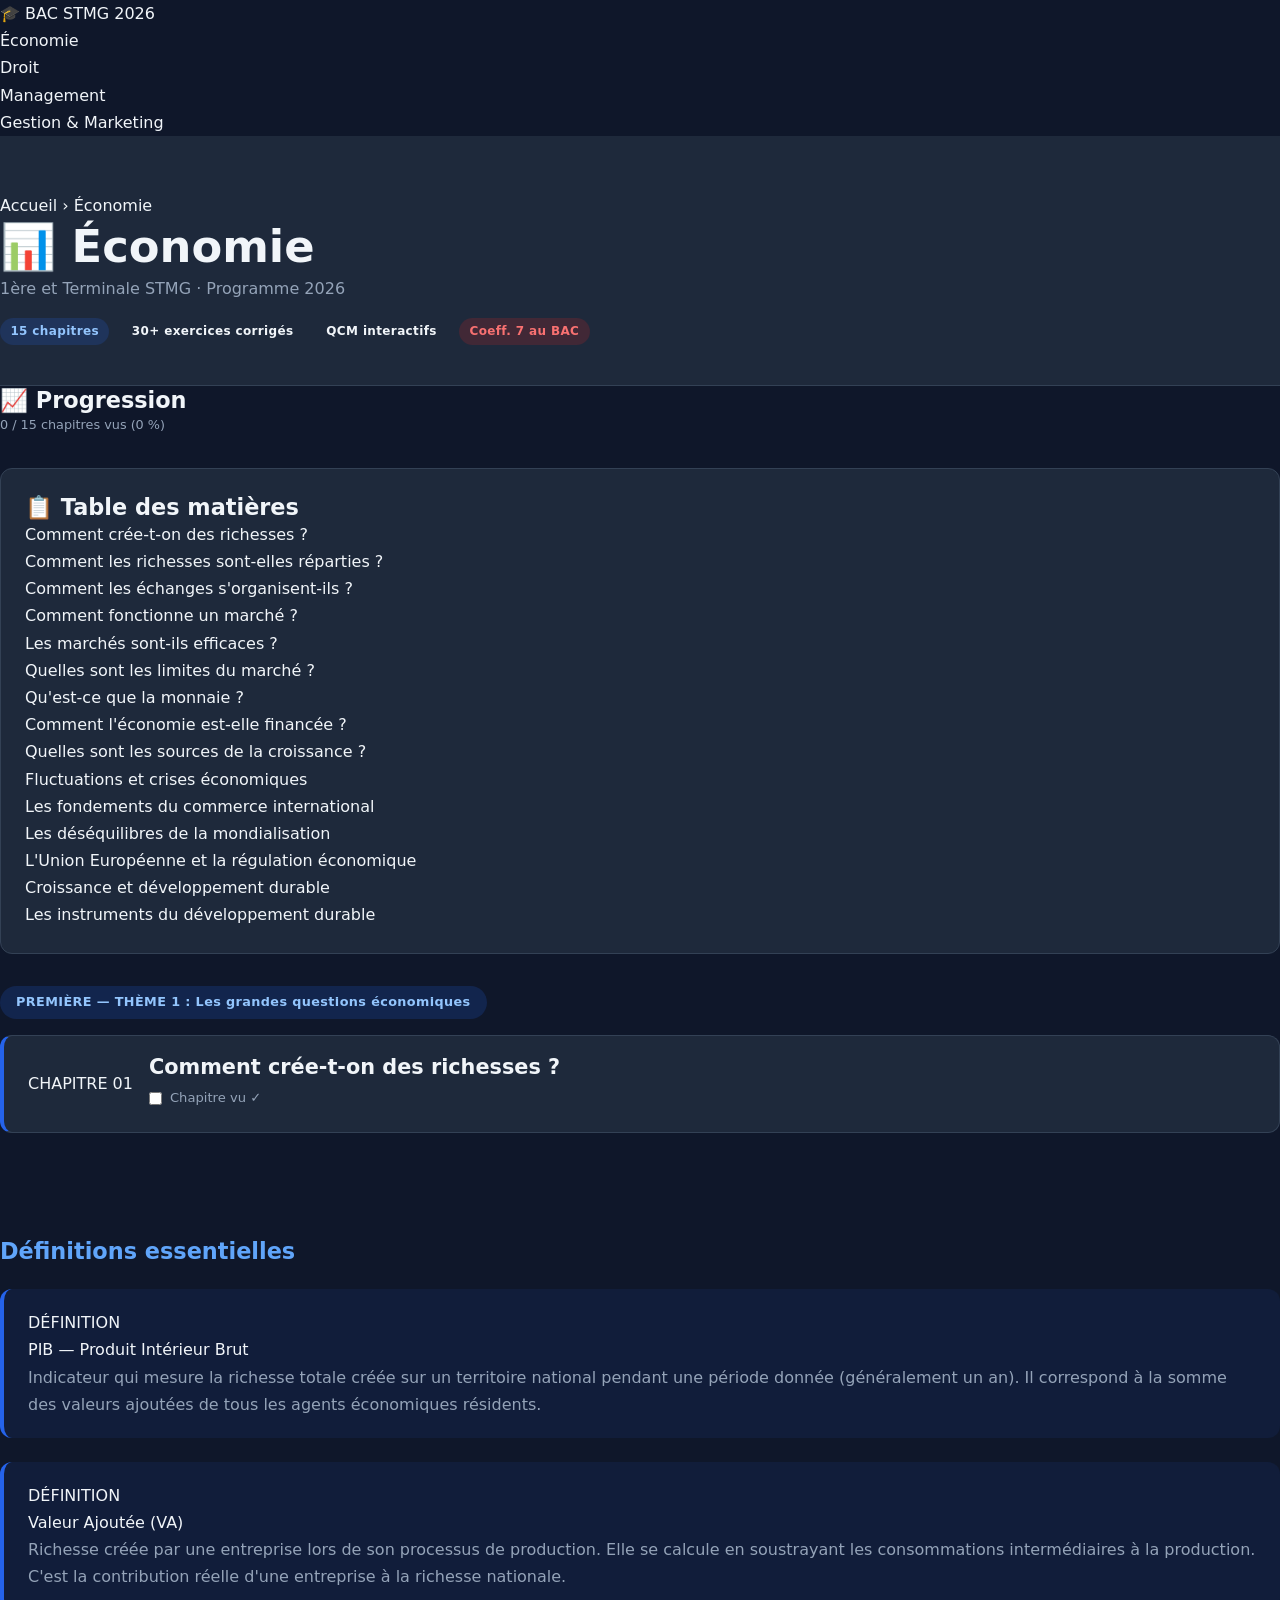
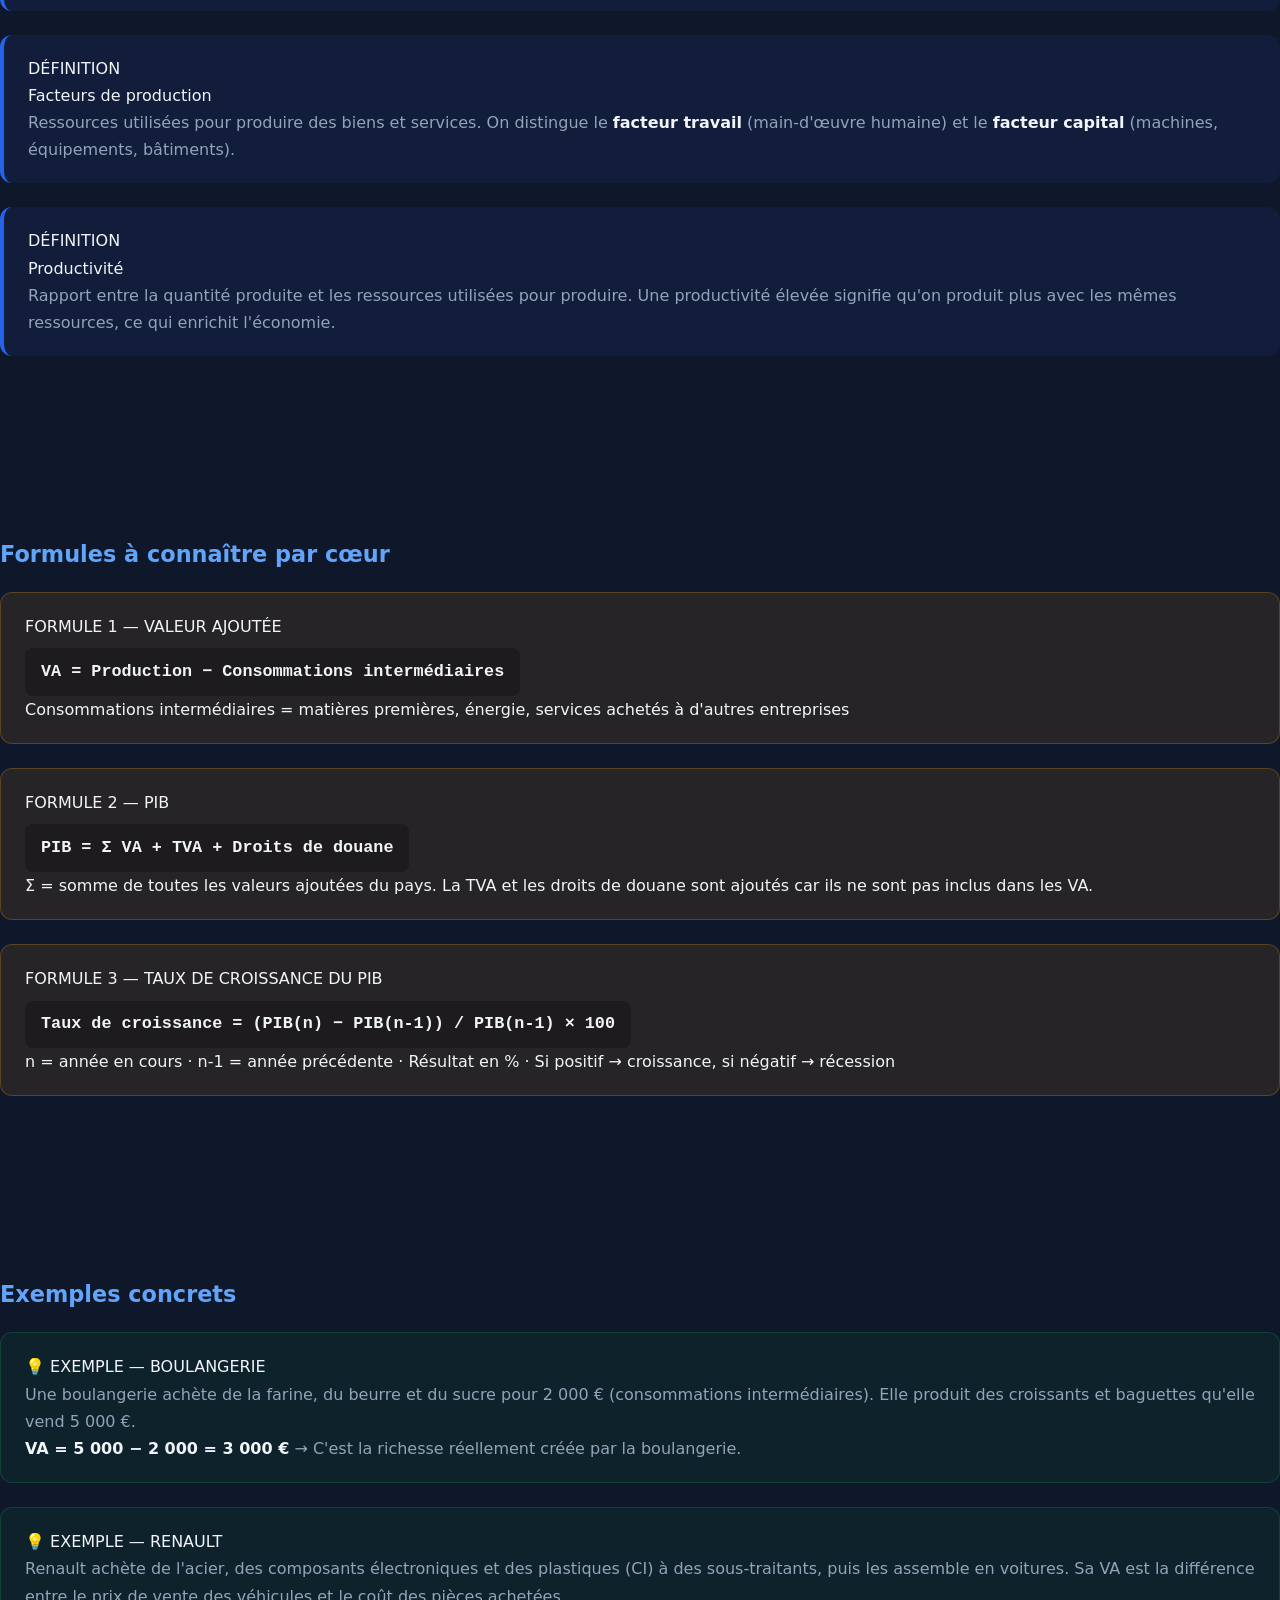
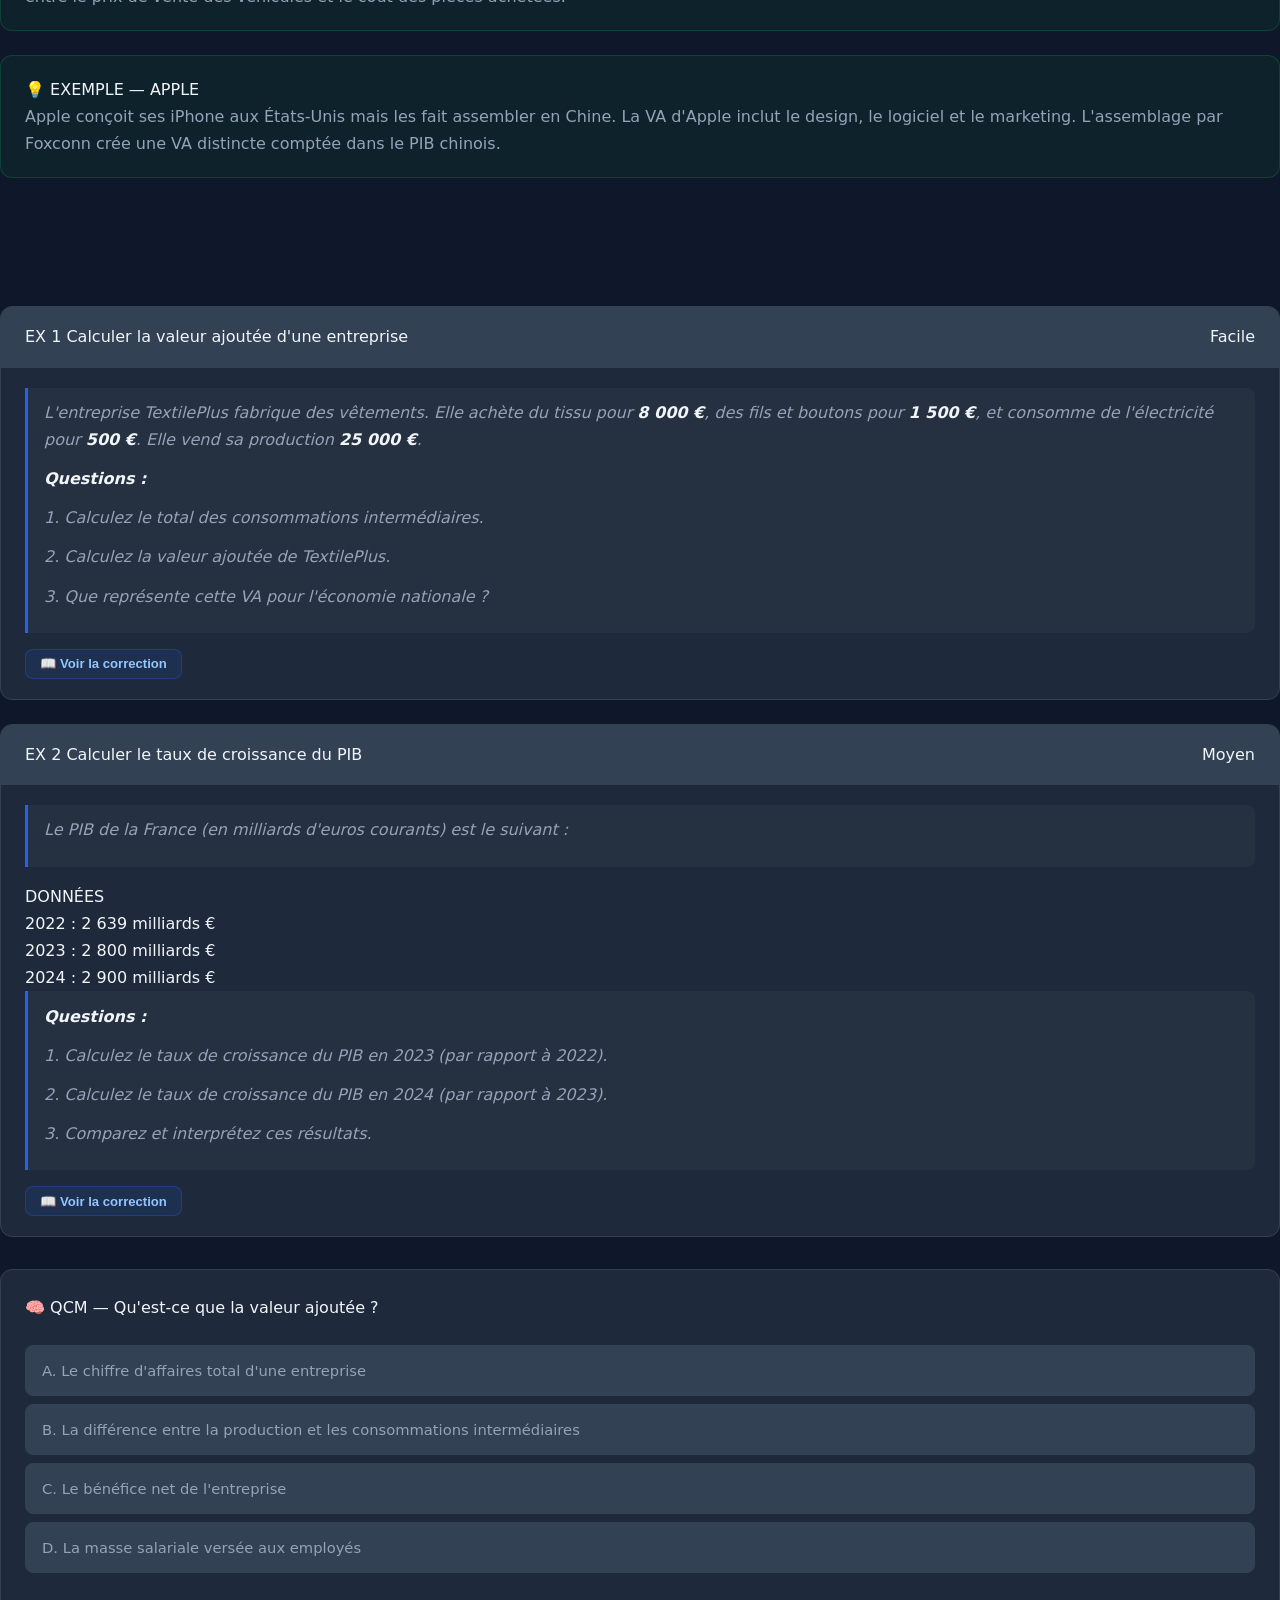
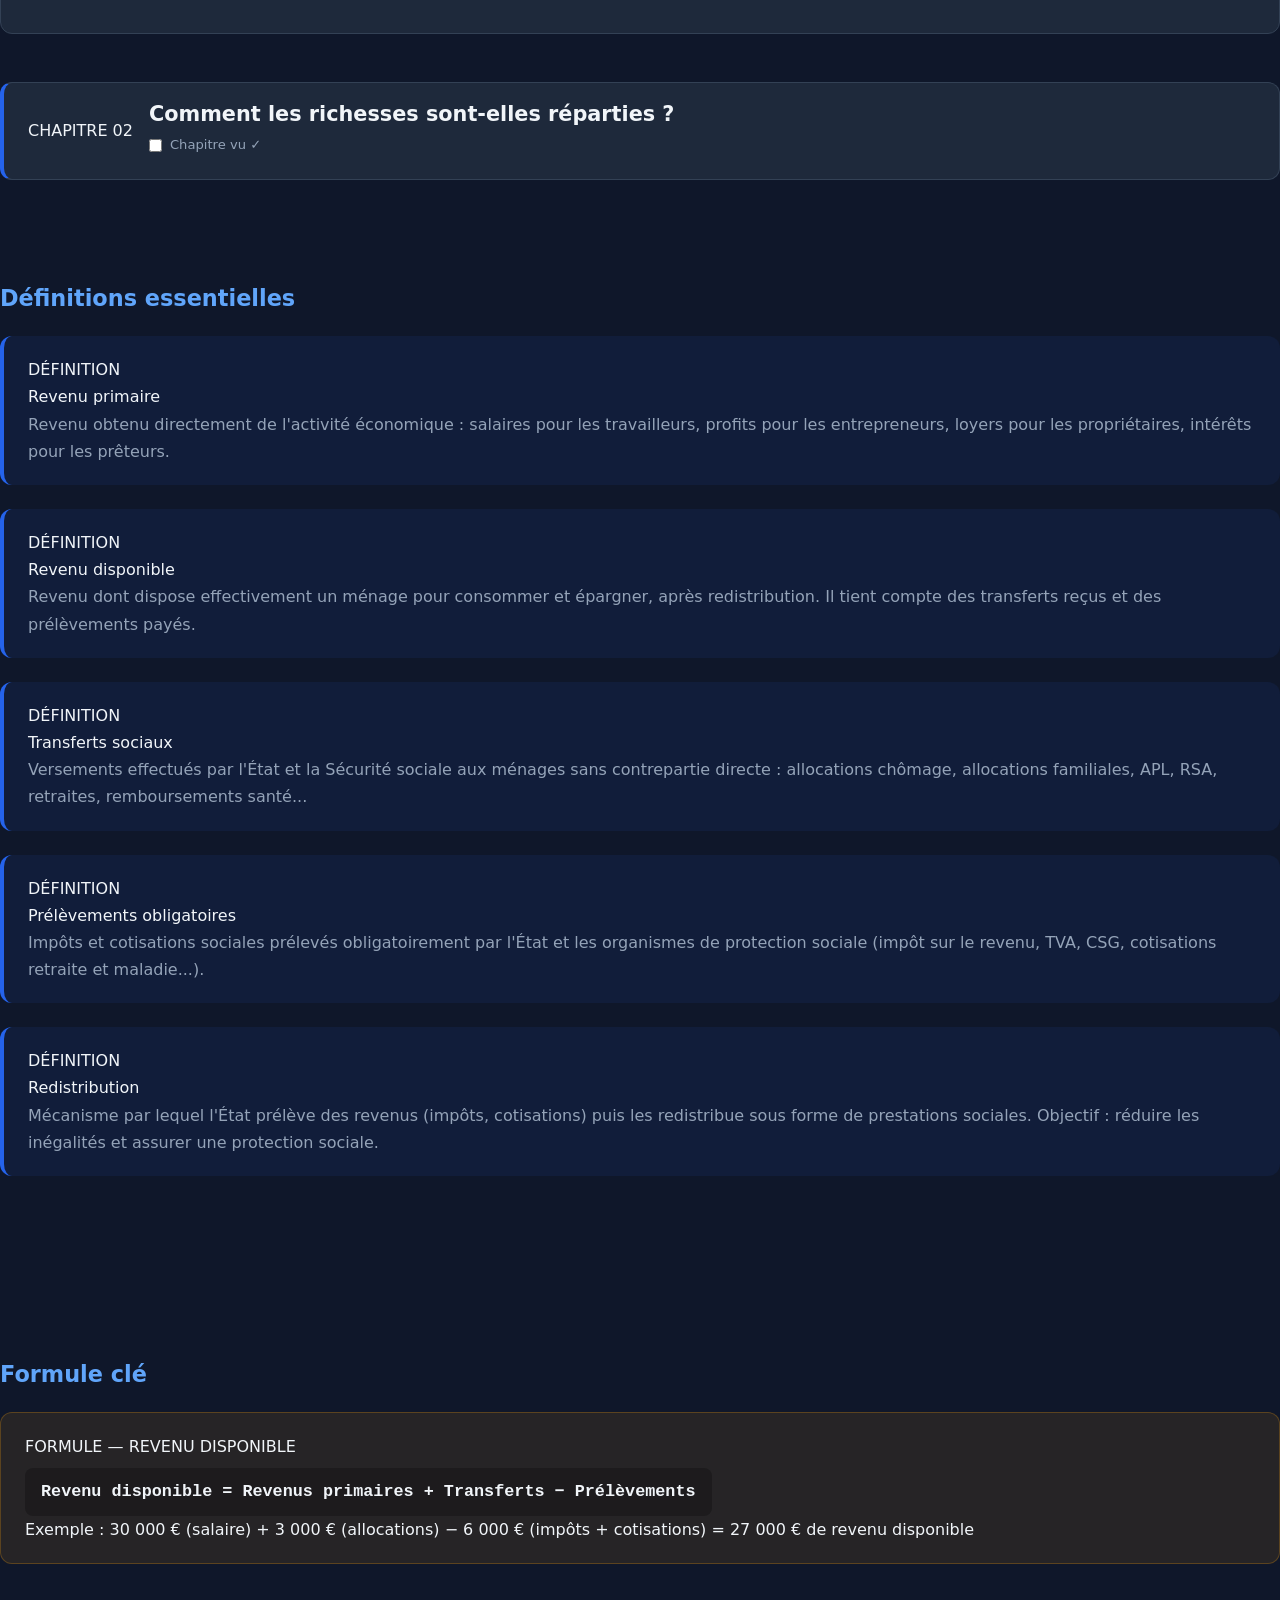
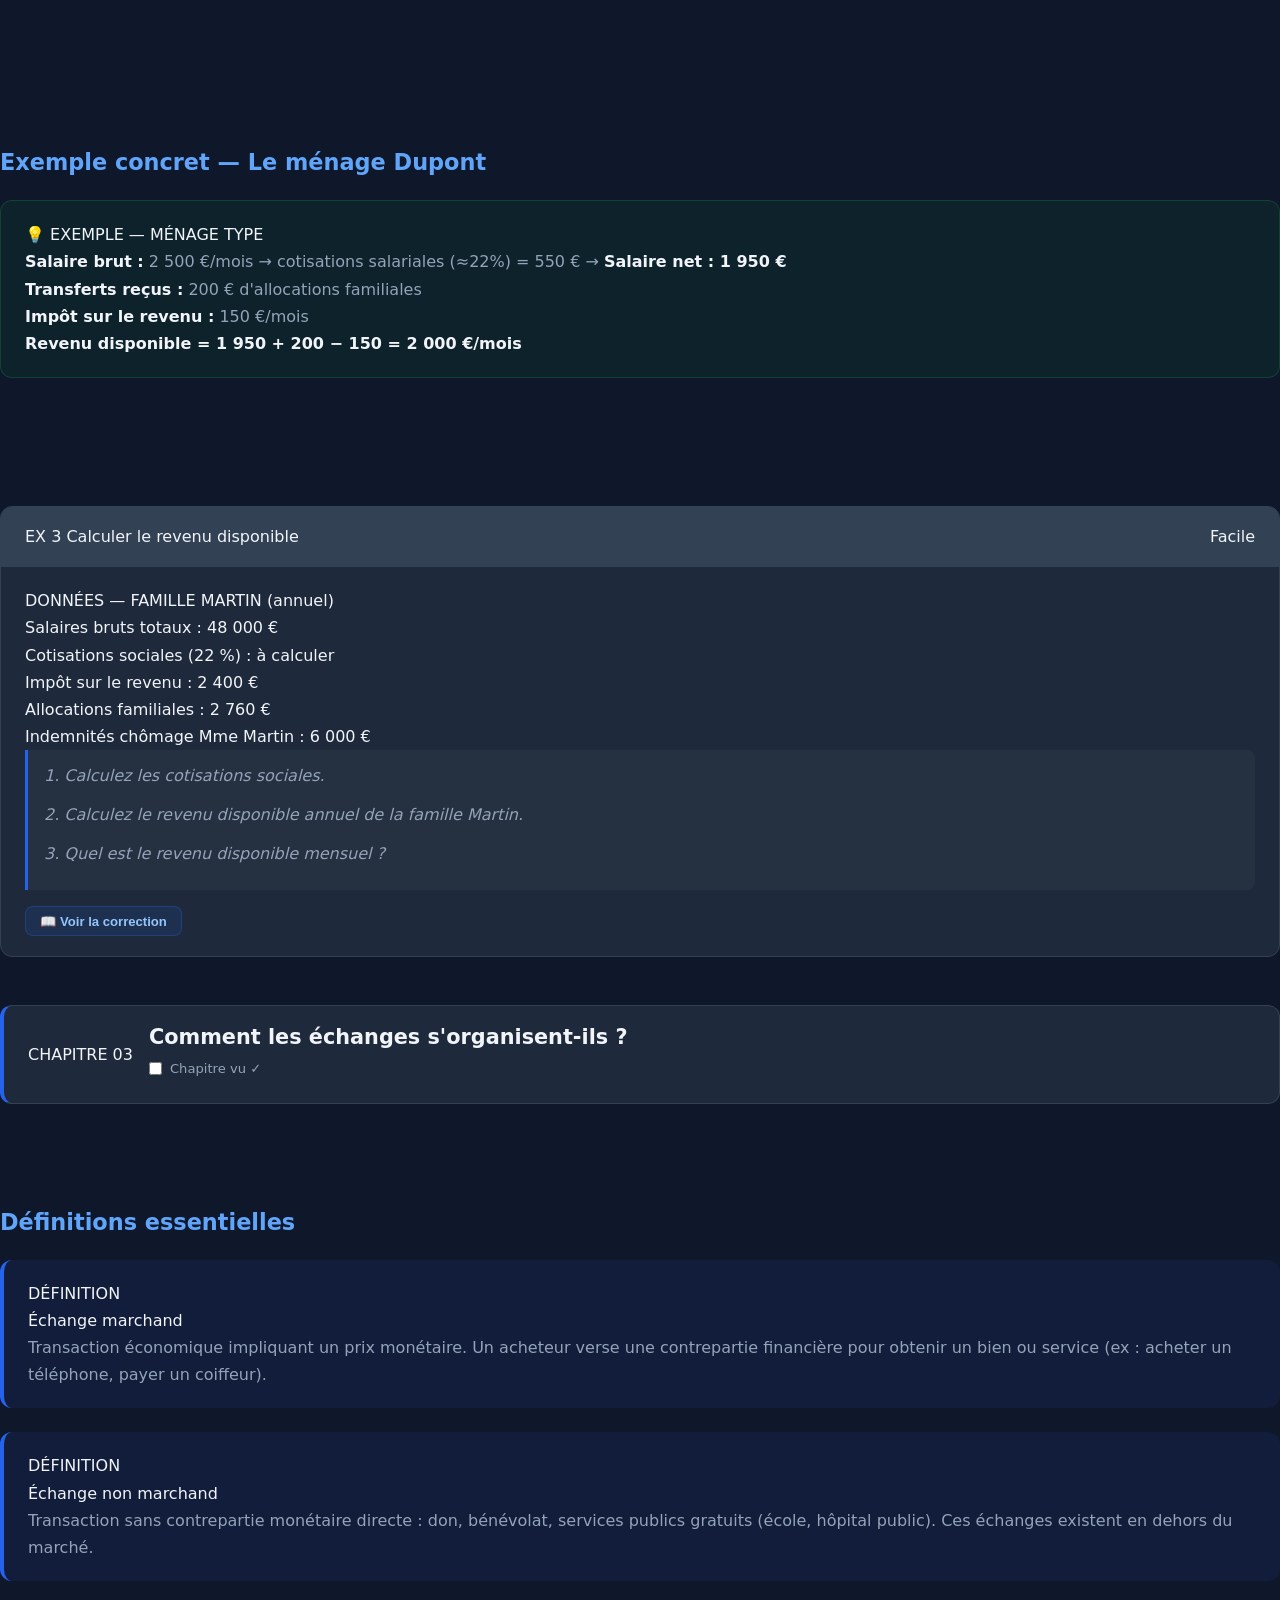
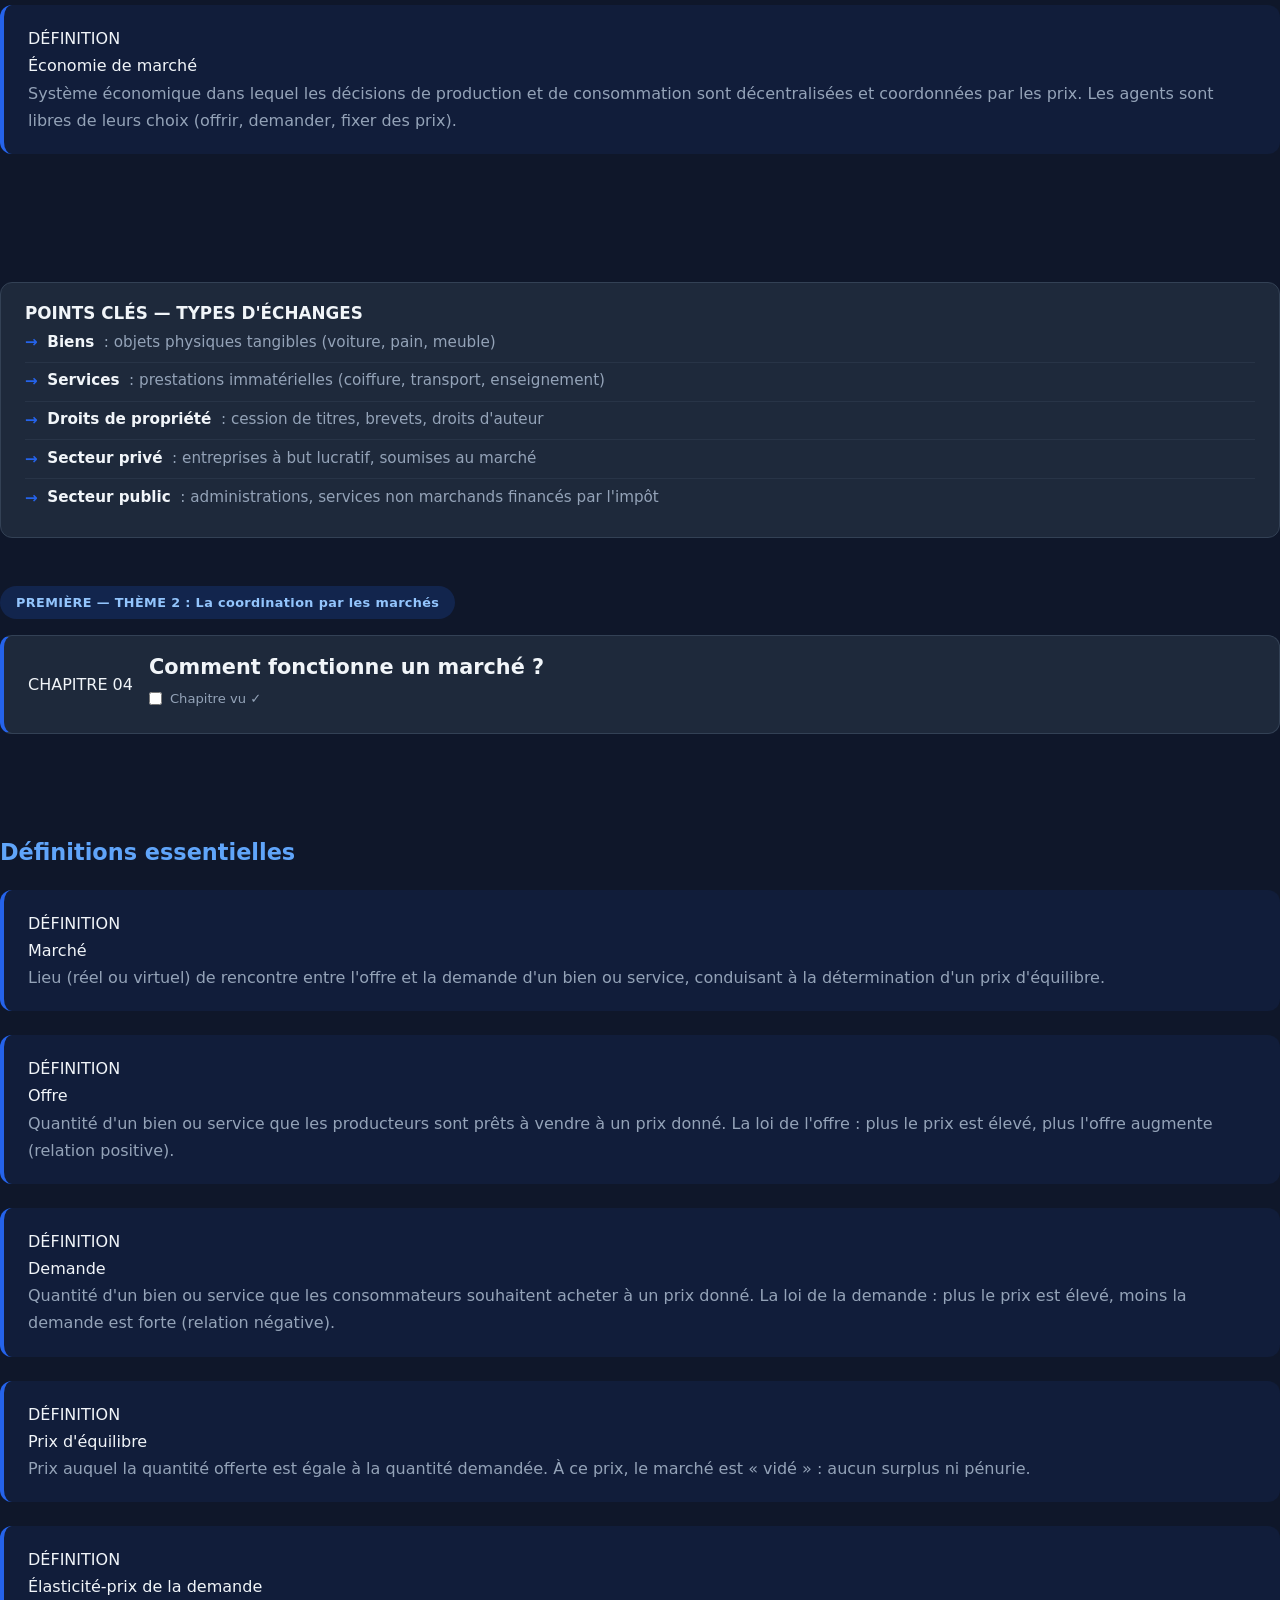
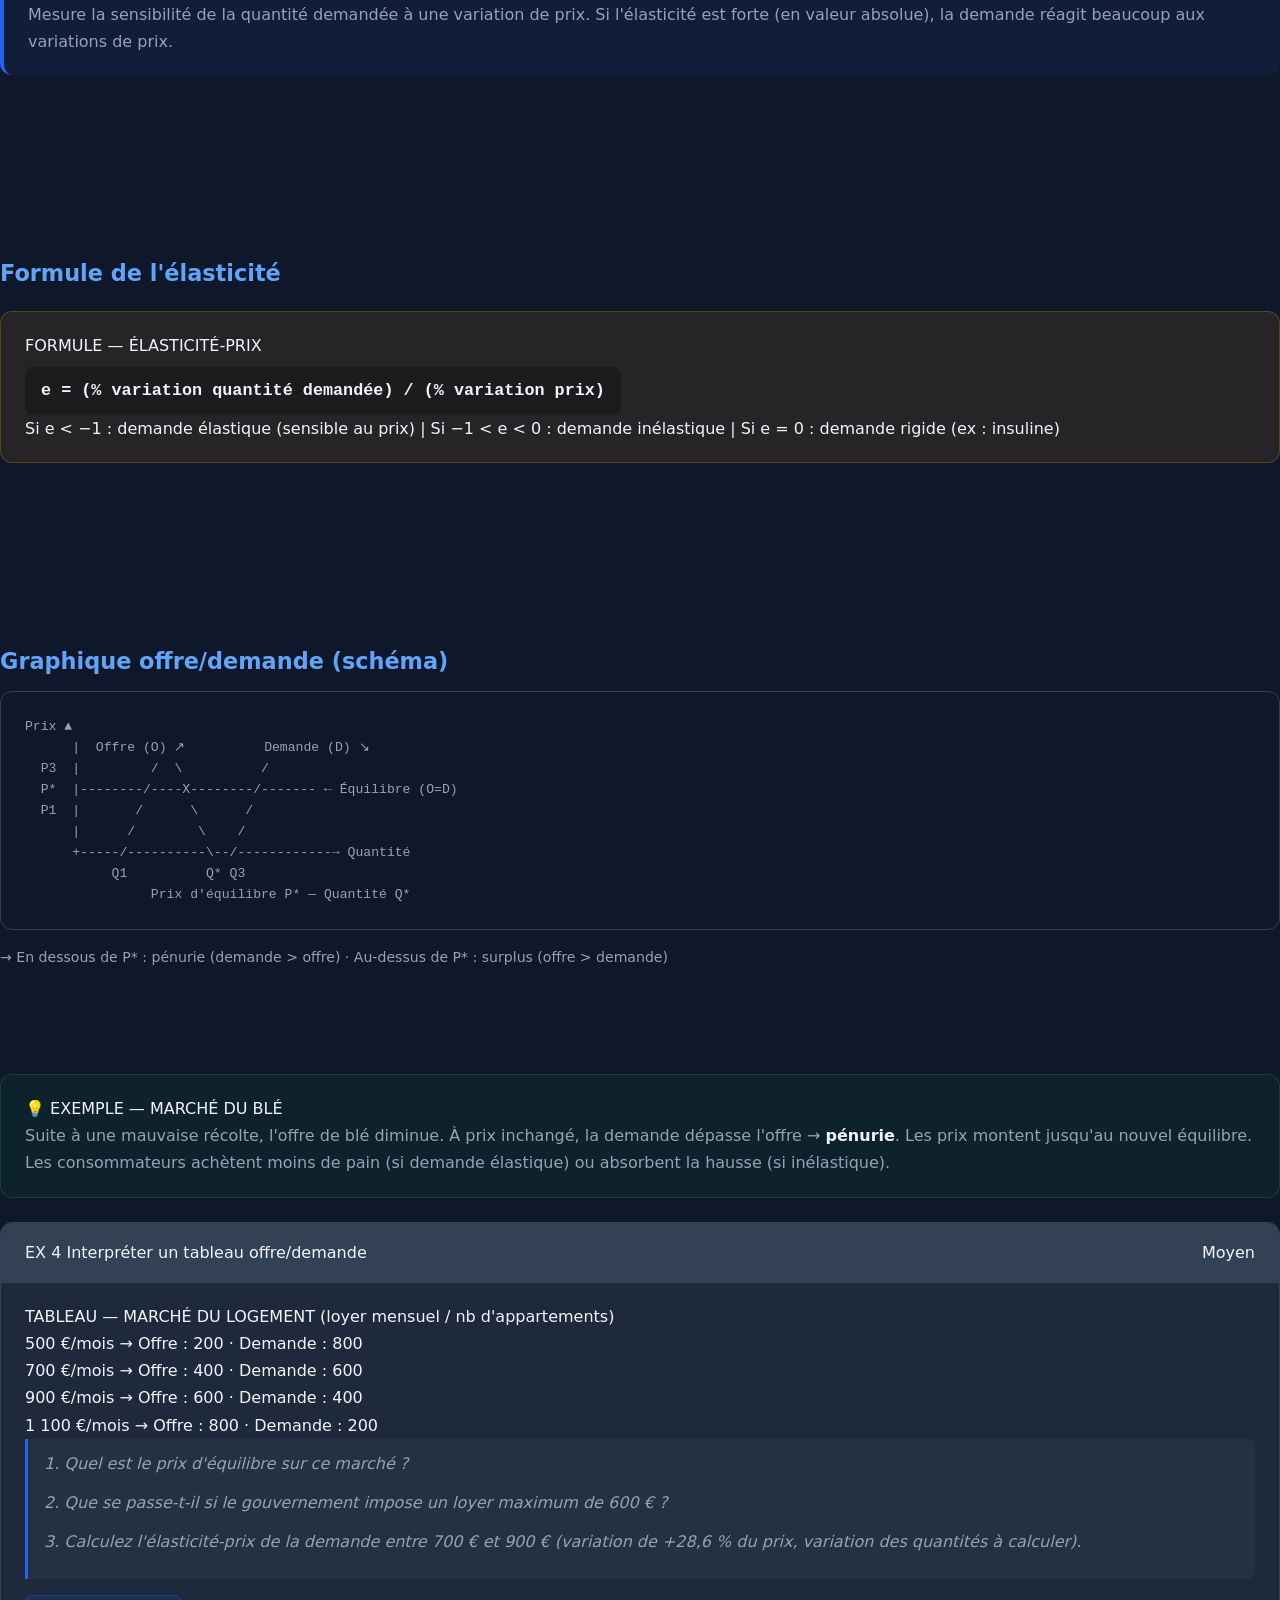
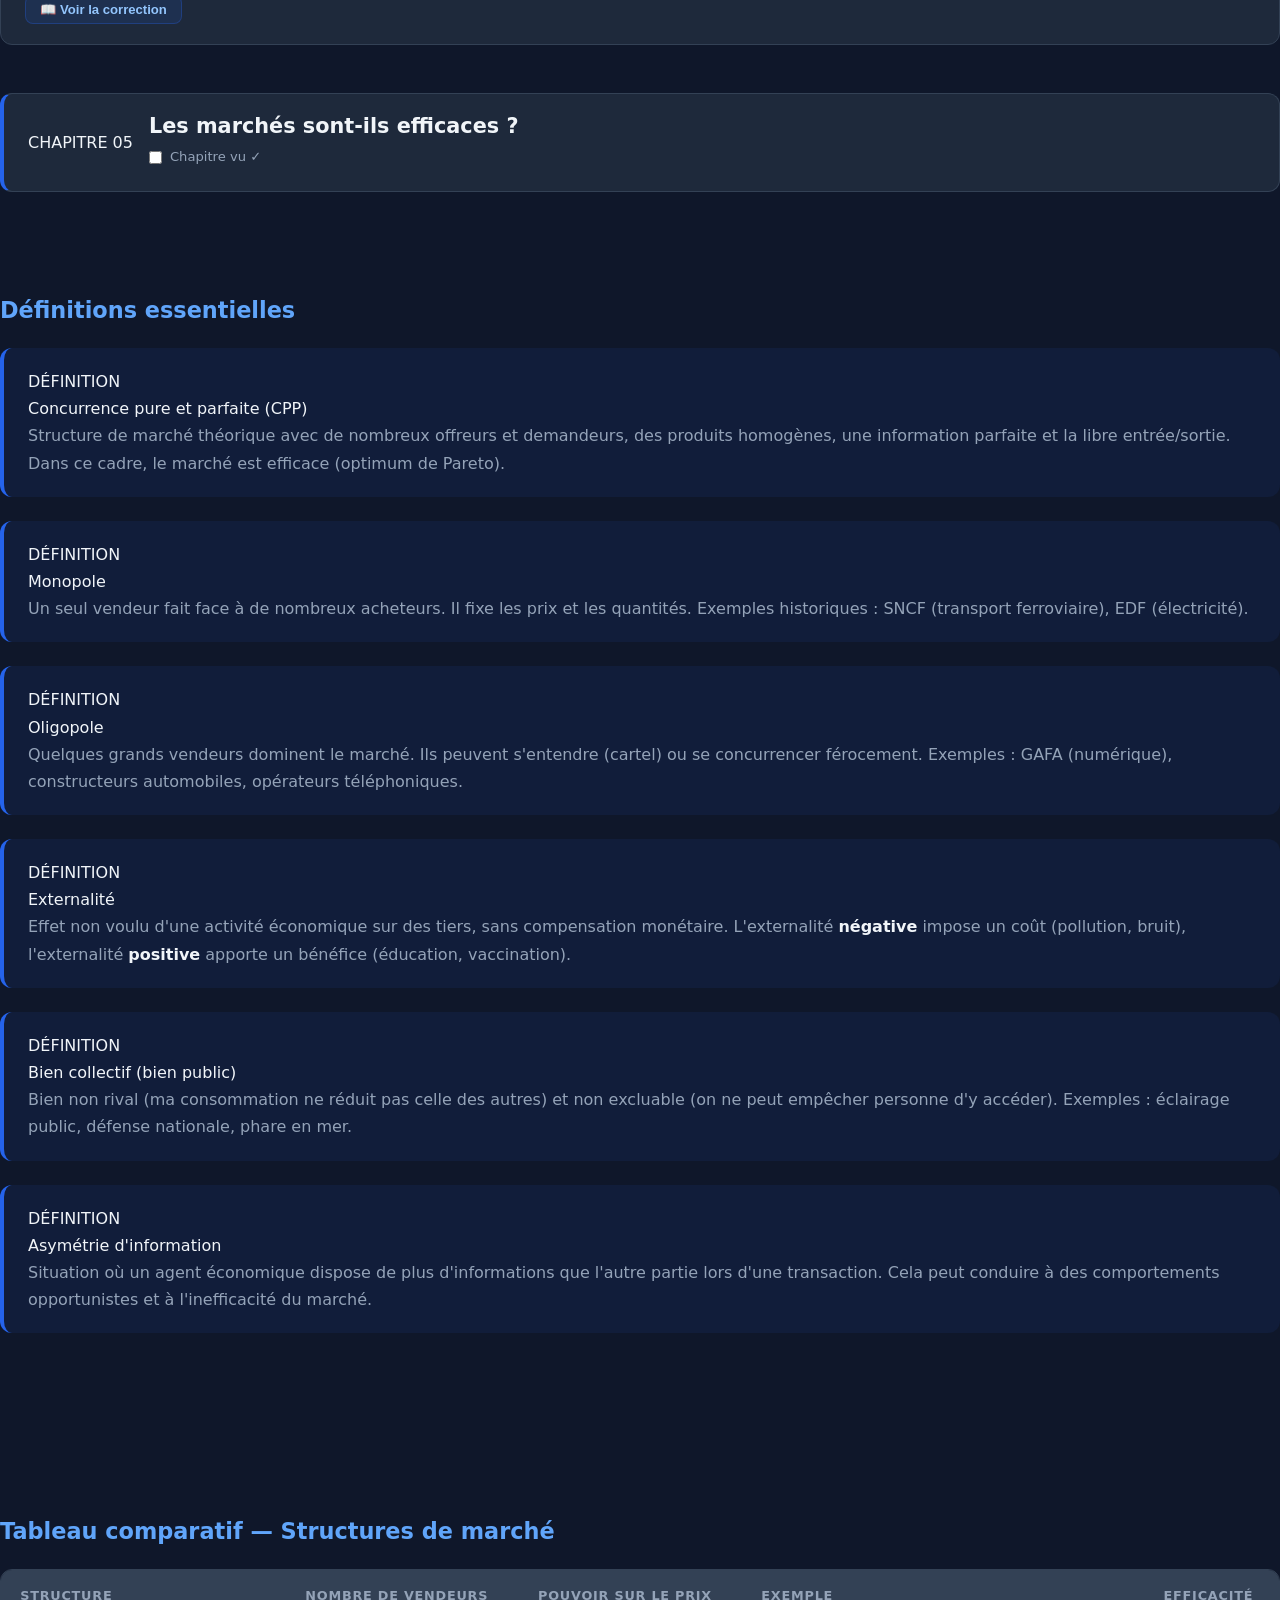
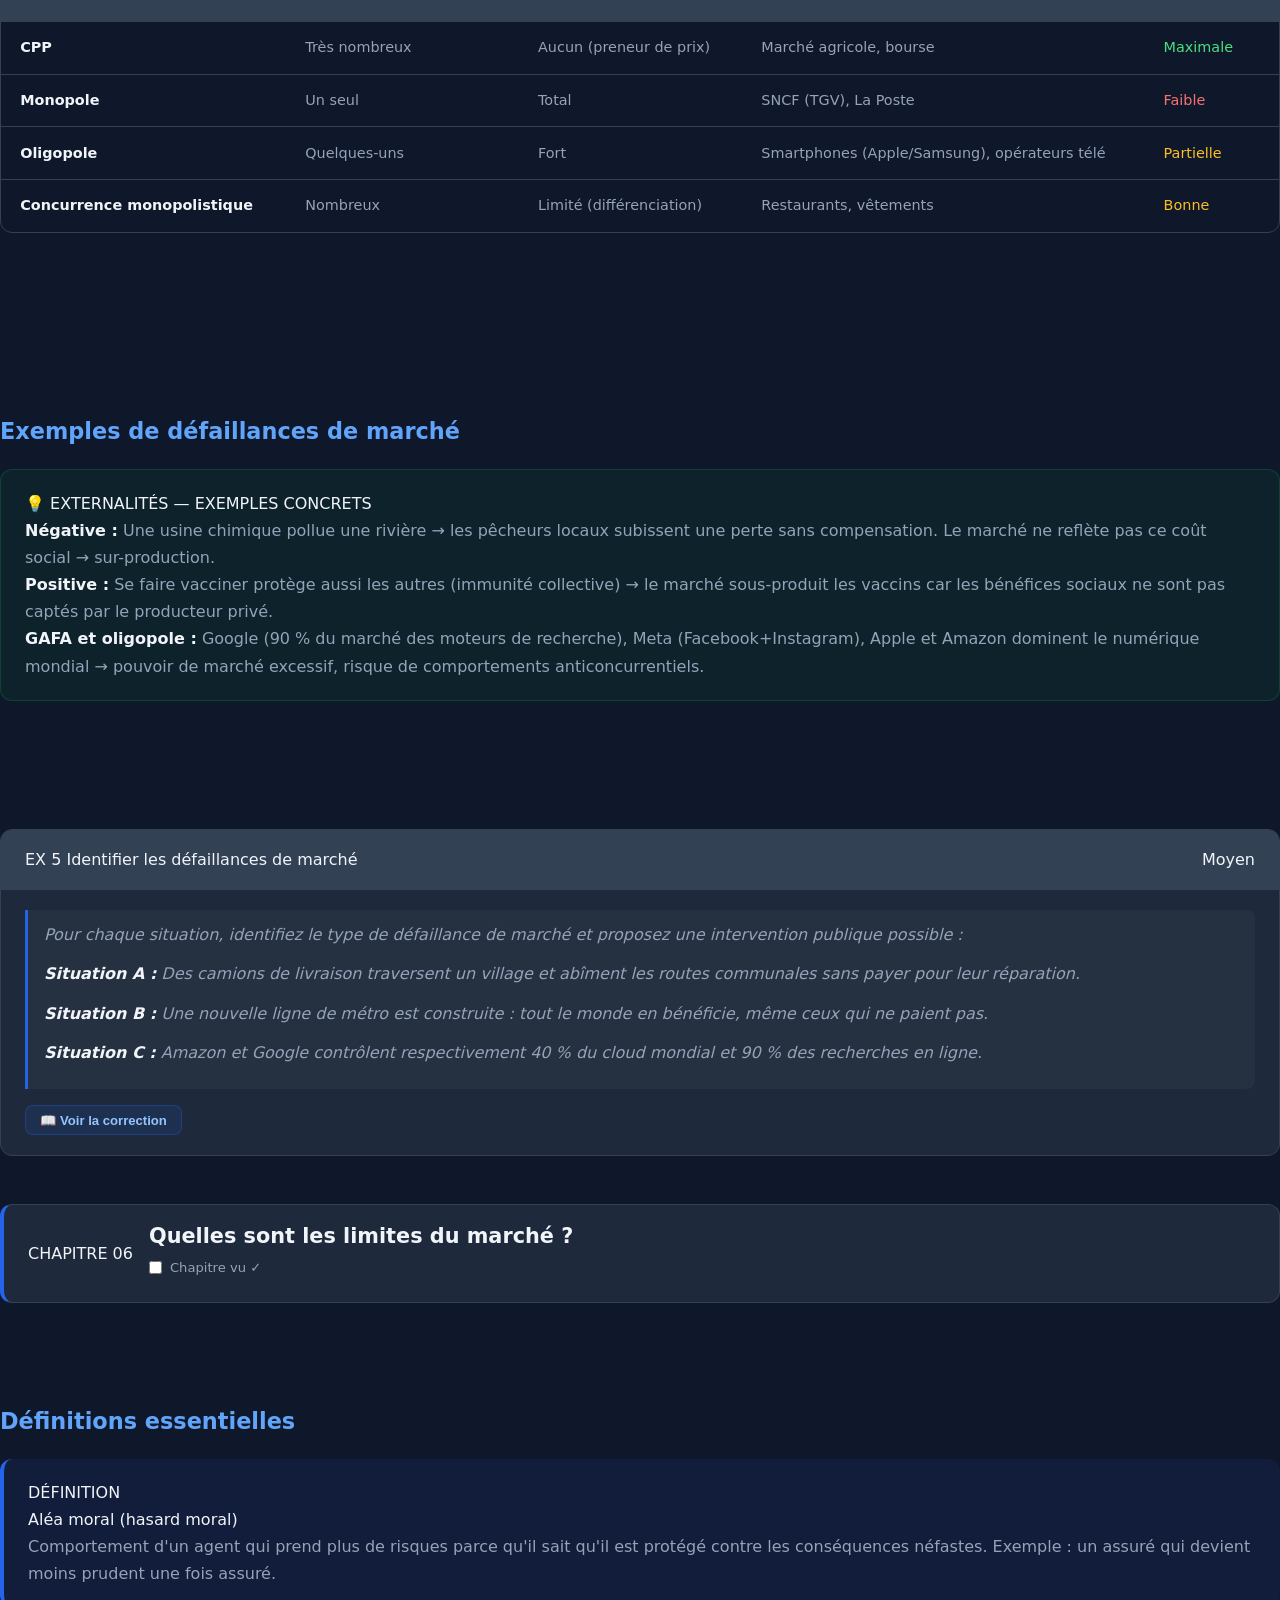
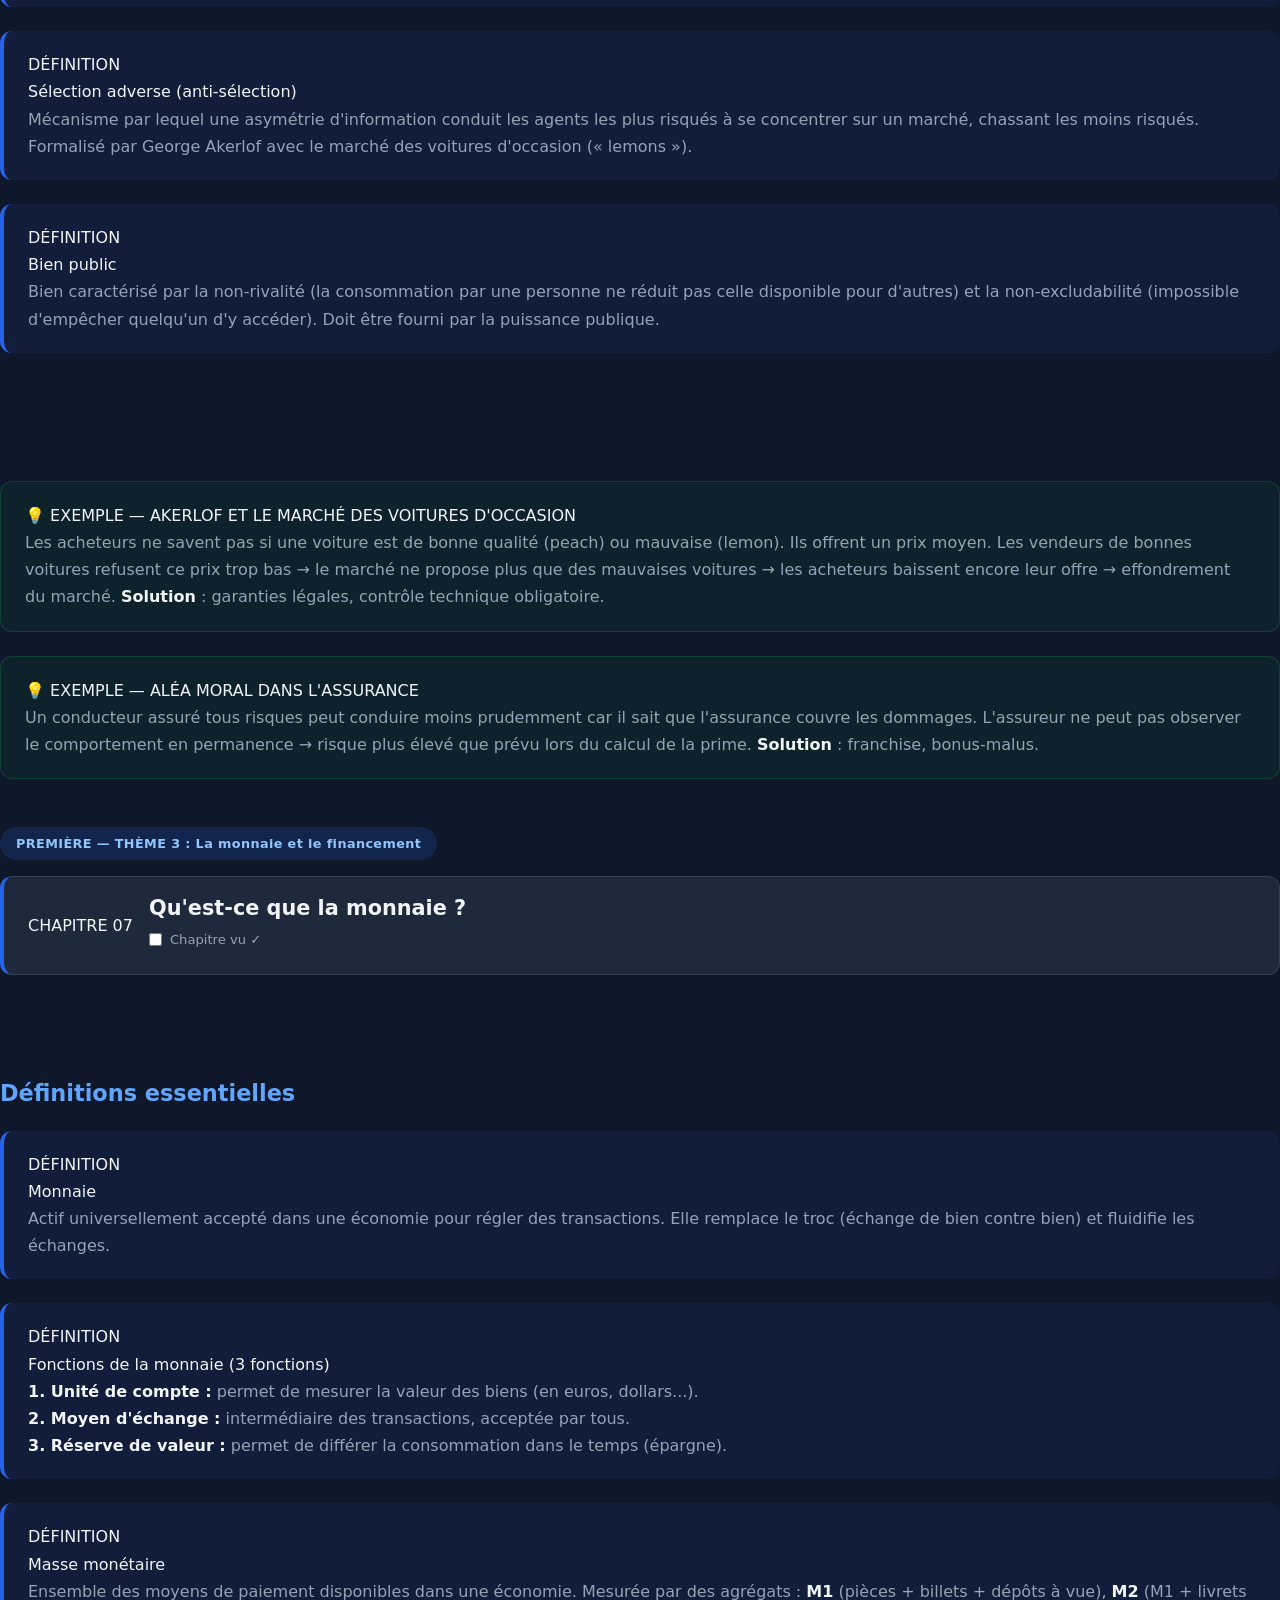
<file: economie.html>
﻿<!DOCTYPE html>
<html lang="fr">
<head>
  <meta charset="UTF-8">
  <meta name="viewport" content="width=device-width, initial-scale=1.0">
  <title>Économie — BAC STMG 2026</title>
  <link rel="stylesheet" href="css/style.css">
</head>
<body>

<!-- ===== NAVBAR ===== -->
<nav>
  <a href="index.html" class="nav-brand">🎓 <span>BAC STMG</span> 2026</a>
  <ul class="nav-links">
    <li><a href="economie.html" class="eco active">Économie</a></li>
    <li><a href="droit.html" class="droit">Droit</a></li>
    <li><a href="management.html" class="mgmt">Management</a></li>
    <li><a href="gestion-marketing.html" class="gestion">Gestion &amp; Marketing</a></li>
  </ul>
</nav>

<!-- ===== PAGE HEADER ===== -->
<div class="page-header">
  <div class="breadcrumb">
    <a href="index.html">Accueil</a> › Économie
  </div>
  <h1>📊 Économie</h1>
  <p>1ère et Terminale STMG · Programme 2026</p>
  <div style="display:flex;gap:0.75rem;flex-wrap:wrap;margin-top:1rem;">
    <span class="badge badge-eco">15 chapitres</span>
    <span class="badge badge-gold">30+ exercices corrigés</span>
    <span class="badge badge-gray">QCM interactifs</span>
    <span class="badge" style="background:rgba(220,38,38,0.18);color:#f87171;">Coeff. 7 au BAC</span>
  </div>
</div>

<!-- ===== CONTENT ===== -->
<div class="content-wrapper">

  <!-- Progress -->
  <div class="progress-section">
    <h3>📈 Progression</h3>
    <div class="progress-item">
      <div class="progress-label">
        <span class="overall-progress-label">0/15 chapitres vus (0%)</span>
      </div>
      <div class="progress-bar-bg">
        <div class="progress-bar-fill overall-progress-fill" style="width:0%"></div>
      </div>
    </div>
  </div>

  <!-- ===== TABLE DES MATIÈRES ===== -->
  <div class="toc">
    <h3>📋 Table des matières</h3>
    <ol>
      <li><a href="#ch1" data-num="01">Comment crée-t-on des richesses ?</a></li>
      <li><a href="#ch2" data-num="02">Comment les richesses sont-elles réparties ?</a></li>
      <li><a href="#ch3" data-num="03">Comment les échanges s'organisent-ils ?</a></li>
      <li><a href="#ch4" data-num="04">Comment fonctionne un marché ?</a></li>
      <li><a href="#ch5" data-num="05">Les marchés sont-ils efficaces ?</a></li>
      <li><a href="#ch6" data-num="06">Quelles sont les limites du marché ?</a></li>
      <li><a href="#ch7" data-num="07">Qu'est-ce que la monnaie ?</a></li>
      <li><a href="#ch8" data-num="08">Comment l'économie est-elle financée ?</a></li>
      <li><a href="#ch9" data-num="09">Quelles sont les sources de la croissance ?</a></li>
      <li><a href="#ch10" data-num="10">Fluctuations et crises économiques</a></li>
      <li><a href="#ch11" data-num="11">Les fondements du commerce international</a></li>
      <li><a href="#ch12" data-num="12">Les déséquilibres de la mondialisation</a></li>
      <li><a href="#ch13" data-num="13">L'Union Européenne et la régulation économique</a></li>
      <li><a href="#ch14" data-num="14">Croissance et développement durable</a></li>
      <li><a href="#ch15" data-num="15">Les instruments du développement durable</a></li>
    </ol>
  </div>

  <!-- ======================== -->
  <!-- PREMIÈRE — THÈME 1       -->
  <!-- ======================== -->
  <div style="margin:2rem 0 1rem;">
    <div class="badge badge-eco" style="font-size:0.8rem;padding:0.35rem 1rem;">PREMIÈRE — THÈME 1 : Les grandes questions économiques</div>
  </div>

  <!-- ===== CHAPITRE 1 ===== -->
  <div class="chapter" id="ch1">
    <div class="chapter-header">
      <div class="chapter-num">CHAPITRE 01</div>
      <div>
        <h2>Comment crée-t-on des richesses ?</h2>
        <label style="display:inline-flex;align-items:center;gap:0.5rem;font-size:0.82rem;color:var(--text2);cursor:pointer;margin-top:0.4rem;">
          <input type="checkbox" class="ch-done"> Chapitre vu ✓
        </label>
      </div>
    </div>

    <div class="section">
      <h3 style="color:#60a5fa;">Définitions essentielles</h3>

      <div class="def-box eco">
        <div class="def-label">DÉFINITION</div>
        <div class="def-term">PIB — Produit Intérieur Brut</div>
        <p>Indicateur qui mesure la richesse totale créée sur un territoire national pendant une période donnée (généralement un an). Il correspond à la somme des valeurs ajoutées de tous les agents économiques résidents.</p>
      </div>

      <div class="def-box eco">
        <div class="def-label">DÉFINITION</div>
        <div class="def-term">Valeur Ajoutée (VA)</div>
        <p>Richesse créée par une entreprise lors de son processus de production. Elle se calcule en soustrayant les consommations intermédiaires à la production. C'est la contribution réelle d'une entreprise à la richesse nationale.</p>
      </div>

      <div class="def-box eco">
        <div class="def-label">DÉFINITION</div>
        <div class="def-term">Facteurs de production</div>
        <p>Ressources utilisées pour produire des biens et services. On distingue le <strong>facteur travail</strong> (main-d'œuvre humaine) et le <strong>facteur capital</strong> (machines, équipements, bâtiments).</p>
      </div>

      <div class="def-box eco">
        <div class="def-label">DÉFINITION</div>
        <div class="def-term">Productivité</div>
        <p>Rapport entre la quantité produite et les ressources utilisées pour produire. Une productivité élevée signifie qu'on produit plus avec les mêmes ressources, ce qui enrichit l'économie.</p>
      </div>
    </div>

    <div class="section">
      <h3 style="color:#60a5fa;">Formules à connaître par cœur</h3>

      <div class="formula-box">
        <div class="formula-label">FORMULE 1 — VALEUR AJOUTÉE</div>
        <div class="formula">VA = Production − Consommations intermédiaires</div>
        <div class="formula-note">Consommations intermédiaires = matières premières, énergie, services achetés à d'autres entreprises</div>
      </div>

      <div class="formula-box">
        <div class="formula-label">FORMULE 2 — PIB</div>
        <div class="formula">PIB = Σ VA + TVA + Droits de douane</div>
        <div class="formula-note">Σ = somme de toutes les valeurs ajoutées du pays. La TVA et les droits de douane sont ajoutés car ils ne sont pas inclus dans les VA.</div>
      </div>

      <div class="formula-box">
        <div class="formula-label">FORMULE 3 — TAUX DE CROISSANCE DU PIB</div>
        <div class="formula">Taux de croissance = (PIB(n) − PIB(n-1)) / PIB(n-1) × 100</div>
        <div class="formula-note">n = année en cours · n-1 = année précédente · Résultat en % · Si positif → croissance, si négatif → récession</div>
      </div>
    </div>

    <div class="section">
      <h3 style="color:#60a5fa;">Exemples concrets</h3>

      <div class="example-box">
        <div class="example-label">💡 EXEMPLE — BOULANGERIE</div>
        <p>Une boulangerie achète de la farine, du beurre et du sucre pour 2 000 € (consommations intermédiaires). Elle produit des croissants et baguettes qu'elle vend 5 000 €.</p>
        <p><strong>VA = 5 000 − 2 000 = 3 000 €</strong> → C'est la richesse réellement créée par la boulangerie.</p>
      </div>

      <div class="example-box">
        <div class="example-label">💡 EXEMPLE — RENAULT</div>
        <p>Renault achète de l'acier, des composants électroniques et des plastiques (CI) à des sous-traitants, puis les assemble en voitures. Sa VA est la différence entre le prix de vente des véhicules et le coût des pièces achetées.</p>
      </div>

      <div class="example-box">
        <div class="example-label">💡 EXEMPLE — APPLE</div>
        <p>Apple conçoit ses iPhone aux États-Unis mais les fait assembler en Chine. La VA d'Apple inclut le design, le logiciel et le marketing. L'assemblage par Foxconn crée une VA distincte comptée dans le PIB chinois.</p>
      </div>
    </div>

    <!-- Exercice 1 -->
    <div class="exercise">
      <div class="exercise-header">
        <div class="exercise-title">
          <span class="exercise-num">EX 1</span>
          <span class="exercise-name">Calculer la valeur ajoutée d'une entreprise</span>
        </div>
        <div class="exercise-meta">
          <span class="difficulty diff-easy">Facile</span>
        </div>
      </div>
      <div class="exercise-body">
        <div class="exercise-question">
          <p>L'entreprise TextilePlus fabrique des vêtements. Elle achète du tissu pour <strong>8 000 €</strong>, des fils et boutons pour <strong>1 500 €</strong>, et consomme de l'électricité pour <strong>500 €</strong>. Elle vend sa production <strong>25 000 €</strong>.</p>
          <p><strong>Questions :</strong></p>
          <p>1. Calculez le total des consommations intermédiaires.</p>
          <p>2. Calculez la valeur ajoutée de TextilePlus.</p>
          <p>3. Que représente cette VA pour l'économie nationale ?</p>
        </div>
        <button class="correction-toggle">📖 Voir la correction</button>
        <div class="correction-content">
          <div class="correction-step">
            <div class="step-num">1</div>
            <div class="step-text"><strong>Consommations intermédiaires :</strong> 8 000 + 1 500 + 500 = <strong>10 000 €</strong></div>
          </div>
          <div class="correction-step">
            <div class="step-num">2</div>
            <div class="step-text"><strong>VA = Production − CI = 25 000 − 10 000 = 15 000 €</strong></div>
          </div>
          <div class="correction-step">
            <div class="step-num">3</div>
            <div class="step-text">Cette VA de 15 000 € représente la richesse réellement créée par TextilePlus. Elle sera partagée entre les salariés (salaires), l'État (impôts) et l'entreprise (bénéfices). Elle contribue au PIB national.</div>
          </div>
        </div>
      </div>
    </div>

    <!-- Exercice 2 -->
    <div class="exercise">
      <div class="exercise-header">
        <div class="exercise-title">
          <span class="exercise-num">EX 2</span>
          <span class="exercise-name">Calculer le taux de croissance du PIB</span>
        </div>
        <div class="exercise-meta">
          <span class="difficulty diff-medium">Moyen</span>
        </div>
      </div>
      <div class="exercise-body">
        <div class="exercise-question">
          <p>Le PIB de la France (en milliards d'euros courants) est le suivant :</p>
        </div>
        <div class="exercise-data">
          <div class="data-title">DONNÉES</div>
          <ul>
            <li>2022 : 2 639 milliards €</li>
            <li>2023 : 2 800 milliards €</li>
            <li>2024 : 2 900 milliards €</li>
          </ul>
        </div>
        <div class="exercise-question">
          <p><strong>Questions :</strong></p>
          <p>1. Calculez le taux de croissance du PIB en 2023 (par rapport à 2022).</p>
          <p>2. Calculez le taux de croissance du PIB en 2024 (par rapport à 2023).</p>
          <p>3. Comparez et interprétez ces résultats.</p>
        </div>
        <button class="correction-toggle">📖 Voir la correction</button>
        <div class="correction-content">
          <div class="correction-step">
            <div class="step-num">1</div>
            <div class="step-text"><strong>Taux 2023 = (2 800 − 2 639) / 2 639 × 100 = 161 / 2 639 × 100 ≈ +6,1 %</strong></div>
          </div>
          <div class="correction-step">
            <div class="step-num">2</div>
            <div class="step-text"><strong>Taux 2024 = (2 900 − 2 800) / 2 800 × 100 = 100 / 2 800 × 100 ≈ +3,6 %</strong></div>
          </div>
          <div class="correction-step">
            <div class="step-num">3</div>
            <div class="step-text">La croissance reste positive les deux années (économie en expansion), mais elle ralentit : +6,1 % en 2023 puis +3,6 % en 2024. Cela peut s'expliquer par la hausse des taux d'intérêt ou une baisse de la consommation.</div>
          </div>
        </div>
      </div>
    </div>

    <!-- QCM -->
    <div class="quiz-section">
      <div class="quiz-question">🧠 QCM — Qu'est-ce que la valeur ajoutée ?</div>
      <div class="quiz-options">
        <div class="quiz-option" data-correct="false" data-wrong-msg="Non ! Le chiffre d'affaires inclut les consommations intermédiaires, ce n'est pas la VA.">A. Le chiffre d'affaires total d'une entreprise</div>
        <div class="quiz-option" data-correct="true" data-right-msg="Exact ! VA = Production − Consommations intermédiaires. C'est la richesse réellement créée.">B. La différence entre la production et les consommations intermédiaires</div>
        <div class="quiz-option" data-correct="false" data-wrong-msg="Non ! Le bénéfice net est ce qui reste après toutes les charges, pas la VA.">C. Le bénéfice net de l'entreprise</div>
        <div class="quiz-option" data-correct="false" data-wrong-msg="Non ! La masse salariale est une partie de la VA (sa composante travail), mais pas toute la VA.">D. La masse salariale versée aux employés</div>
      </div>
      <div class="quiz-feedback"></div>
    </div>
  </div>

  <!-- ===== CHAPITRE 2 ===== -->
  <div class="chapter" id="ch2">
    <div class="chapter-header">
      <div class="chapter-num">CHAPITRE 02</div>
      <div>
        <h2>Comment les richesses sont-elles réparties ?</h2>
        <label style="display:inline-flex;align-items:center;gap:0.5rem;font-size:0.82rem;color:var(--text2);cursor:pointer;margin-top:0.4rem;">
          <input type="checkbox" class="ch-done"> Chapitre vu ✓
        </label>
      </div>
    </div>

    <div class="section">
      <h3 style="color:#60a5fa;">Définitions essentielles</h3>

      <div class="def-box eco">
        <div class="def-label">DÉFINITION</div>
        <div class="def-term">Revenu primaire</div>
        <p>Revenu obtenu directement de l'activité économique : salaires pour les travailleurs, profits pour les entrepreneurs, loyers pour les propriétaires, intérêts pour les prêteurs.</p>
      </div>

      <div class="def-box eco">
        <div class="def-label">DÉFINITION</div>
        <div class="def-term">Revenu disponible</div>
        <p>Revenu dont dispose effectivement un ménage pour consommer et épargner, après redistribution. Il tient compte des transferts reçus et des prélèvements payés.</p>
      </div>

      <div class="def-box eco">
        <div class="def-label">DÉFINITION</div>
        <div class="def-term">Transferts sociaux</div>
        <p>Versements effectués par l'État et la Sécurité sociale aux ménages sans contrepartie directe : allocations chômage, allocations familiales, APL, RSA, retraites, remboursements santé...</p>
      </div>

      <div class="def-box eco">
        <div class="def-label">DÉFINITION</div>
        <div class="def-term">Prélèvements obligatoires</div>
        <p>Impôts et cotisations sociales prélevés obligatoirement par l'État et les organismes de protection sociale (impôt sur le revenu, TVA, CSG, cotisations retraite et maladie...).</p>
      </div>

      <div class="def-box eco">
        <div class="def-label">DÉFINITION</div>
        <div class="def-term">Redistribution</div>
        <p>Mécanisme par lequel l'État prélève des revenus (impôts, cotisations) puis les redistribue sous forme de prestations sociales. Objectif : réduire les inégalités et assurer une protection sociale.</p>
      </div>
    </div>

    <div class="section">
      <h3 style="color:#60a5fa;">Formule clé</h3>
      <div class="formula-box">
        <div class="formula-label">FORMULE — REVENU DISPONIBLE</div>
        <div class="formula">Revenu disponible = Revenus primaires + Transferts − Prélèvements</div>
        <div class="formula-note">Exemple : 30 000 € (salaire) + 3 000 € (allocations) − 6 000 € (impôts + cotisations) = 27 000 € de revenu disponible</div>
      </div>
    </div>

    <div class="section">
      <h3 style="color:#60a5fa;">Exemple concret — Le ménage Dupont</h3>
      <div class="example-box">
        <div class="example-label">💡 EXEMPLE — MÉNAGE TYPE</div>
        <p><strong>Salaire brut :</strong> 2 500 €/mois → cotisations salariales (≈22%) = 550 € → <strong>Salaire net : 1 950 €</strong></p>
        <p><strong>Transferts reçus :</strong> 200 € d'allocations familiales</p>
        <p><strong>Impôt sur le revenu :</strong> 150 €/mois</p>
        <p><strong>Revenu disponible = 1 950 + 200 − 150 = 2 000 €/mois</strong></p>
      </div>
    </div>

    <div class="exercise">
      <div class="exercise-header">
        <div class="exercise-title">
          <span class="exercise-num">EX 3</span>
          <span class="exercise-name">Calculer le revenu disponible</span>
        </div>
        <div class="exercise-meta"><span class="difficulty diff-easy">Facile</span></div>
      </div>
      <div class="exercise-body">
        <div class="exercise-data">
          <div class="data-title">DONNÉES — FAMILLE MARTIN (annuel)</div>
          <ul>
            <li>Salaires bruts totaux : 48 000 €</li>
            <li>Cotisations sociales (22 %) : à calculer</li>
            <li>Impôt sur le revenu : 2 400 €</li>
            <li>Allocations familiales : 2 760 €</li>
            <li>Indemnités chômage Mme Martin : 6 000 €</li>
          </ul>
        </div>
        <div class="exercise-question">
          <p>1. Calculez les cotisations sociales.</p>
          <p>2. Calculez le revenu disponible annuel de la famille Martin.</p>
          <p>3. Quel est le revenu disponible mensuel ?</p>
        </div>
        <button class="correction-toggle">📖 Voir la correction</button>
        <div class="correction-content">
          <div class="correction-step">
            <div class="step-num">1</div>
            <div class="step-text"><strong>Cotisations = 48 000 × 0,22 = 10 560 €</strong></div>
          </div>
          <div class="correction-step">
            <div class="step-num">2</div>
            <div class="step-text">Revenus primaires nets = 48 000 − 10 560 = 37 440 €<br>Transferts = 2 760 + 6 000 = 8 760 €<br>Prélèvements restants = 2 400 € (IR)<br><strong>Revenu disponible = 37 440 + 8 760 − 2 400 = 43 800 €/an</strong></div>
          </div>
          <div class="correction-step">
            <div class="step-num">3</div>
            <div class="step-text"><strong>43 800 / 12 = 3 650 €/mois</strong></div>
          </div>
        </div>
      </div>
    </div>
  </div>

  <!-- ===== CHAPITRE 3 ===== -->
  <div class="chapter" id="ch3">
    <div class="chapter-header">
      <div class="chapter-num">CHAPITRE 03</div>
      <div>
        <h2>Comment les échanges s'organisent-ils ?</h2>
        <label style="display:inline-flex;align-items:center;gap:0.5rem;font-size:0.82rem;color:var(--text2);cursor:pointer;margin-top:0.4rem;">
          <input type="checkbox" class="ch-done"> Chapitre vu ✓
        </label>
      </div>
    </div>

    <div class="section">
      <h3 style="color:#60a5fa;">Définitions essentielles</h3>

      <div class="def-box eco">
        <div class="def-label">DÉFINITION</div>
        <div class="def-term">Échange marchand</div>
        <p>Transaction économique impliquant un prix monétaire. Un acheteur verse une contrepartie financière pour obtenir un bien ou service (ex : acheter un téléphone, payer un coiffeur).</p>
      </div>

      <div class="def-box eco">
        <div class="def-label">DÉFINITION</div>
        <div class="def-term">Échange non marchand</div>
        <p>Transaction sans contrepartie monétaire directe : don, bénévolat, services publics gratuits (école, hôpital public). Ces échanges existent en dehors du marché.</p>
      </div>

      <div class="def-box eco">
        <div class="def-label">DÉFINITION</div>
        <div class="def-term">Économie de marché</div>
        <p>Système économique dans lequel les décisions de production et de consommation sont décentralisées et coordonnées par les prix. Les agents sont libres de leurs choix (offrir, demander, fixer des prix).</p>
      </div>
    </div>

    <div class="key-points">
      <h4>POINTS CLÉS — TYPES D'ÉCHANGES</h4>
      <ul>
        <li><strong>Biens</strong> : objets physiques tangibles (voiture, pain, meuble)</li>
        <li><strong>Services</strong> : prestations immatérielles (coiffure, transport, enseignement)</li>
        <li><strong>Droits de propriété</strong> : cession de titres, brevets, droits d'auteur</li>
        <li><strong>Secteur privé</strong> : entreprises à but lucratif, soumises au marché</li>
        <li><strong>Secteur public</strong> : administrations, services non marchands financés par l'impôt</li>
      </ul>
    </div>
  </div>

  <!-- ======================== -->
  <!-- THÈME 2 : Les marchés    -->
  <!-- ======================== -->
  <div style="margin:2.5rem 0 1rem;">
    <div class="badge badge-eco" style="font-size:0.8rem;padding:0.35rem 1rem;">PREMIÈRE — THÈME 2 : La coordination par les marchés</div>
  </div>

  <!-- ===== CHAPITRE 4 ===== -->
  <div class="chapter" id="ch4">
    <div class="chapter-header">
      <div class="chapter-num">CHAPITRE 04</div>
      <div>
        <h2>Comment fonctionne un marché ?</h2>
        <label style="display:inline-flex;align-items:center;gap:0.5rem;font-size:0.82rem;color:var(--text2);cursor:pointer;margin-top:0.4rem;">
          <input type="checkbox" class="ch-done"> Chapitre vu ✓
        </label>
      </div>
    </div>

    <div class="section">
      <h3 style="color:#60a5fa;">Définitions essentielles</h3>

      <div class="def-box eco">
        <div class="def-label">DÉFINITION</div>
        <div class="def-term">Marché</div>
        <p>Lieu (réel ou virtuel) de rencontre entre l'offre et la demande d'un bien ou service, conduisant à la détermination d'un prix d'équilibre.</p>
      </div>

      <div class="def-box eco">
        <div class="def-label">DÉFINITION</div>
        <div class="def-term">Offre</div>
        <p>Quantité d'un bien ou service que les producteurs sont prêts à vendre à un prix donné. La loi de l'offre : plus le prix est élevé, plus l'offre augmente (relation positive).</p>
      </div>

      <div class="def-box eco">
        <div class="def-label">DÉFINITION</div>
        <div class="def-term">Demande</div>
        <p>Quantité d'un bien ou service que les consommateurs souhaitent acheter à un prix donné. La loi de la demande : plus le prix est élevé, moins la demande est forte (relation négative).</p>
      </div>

      <div class="def-box eco">
        <div class="def-label">DÉFINITION</div>
        <div class="def-term">Prix d'équilibre</div>
        <p>Prix auquel la quantité offerte est égale à la quantité demandée. À ce prix, le marché est « vidé » : aucun surplus ni pénurie.</p>
      </div>

      <div class="def-box eco">
        <div class="def-label">DÉFINITION</div>
        <div class="def-term">Élasticité-prix de la demande</div>
        <p>Mesure la sensibilité de la quantité demandée à une variation de prix. Si l'élasticité est forte (en valeur absolue), la demande réagit beaucoup aux variations de prix.</p>
      </div>
    </div>

    <div class="section">
      <h3 style="color:#60a5fa;">Formule de l'élasticité</h3>
      <div class="formula-box">
        <div class="formula-label">FORMULE — ÉLASTICITÉ-PRIX</div>
        <div class="formula">e = (% variation quantité demandée) / (% variation prix)</div>
        <div class="formula-note">Si e &lt; −1 : demande élastique (sensible au prix) | Si −1 &lt; e &lt; 0 : demande inélastique | Si e = 0 : demande rigide (ex : insuline)</div>
      </div>
    </div>

    <div class="section">
      <h3 style="color:#60a5fa;">Graphique offre/demande (schéma)</h3>
      <div style="background:var(--card);border:1px solid var(--border);border-radius:var(--radius);padding:1.5rem;margin:1rem 0;font-family:'Courier New',monospace;font-size:0.82rem;color:var(--text2);overflow-x:auto;">
        <pre style="margin:0;line-height:1.6;">
Prix ▲
      |  Offre (O) ↗          Demande (D) ↘
  P3  |         /  \          /
  P*  |--------/----X--------/------- ← Équilibre (O=D)
  P1  |       /      \      /
      |      /        \    /
      +-----/----------\--/------------→ Quantité
           Q1          Q* Q3
                Prix d'équilibre P* — Quantité Q*</pre>
      </div>
      <p style="color:var(--text2);font-size:0.88rem;margin-top:0.5rem;">→ En dessous de P* : pénurie (demande &gt; offre) · Au-dessus de P* : surplus (offre &gt; demande)</p>
    </div>

    <div class="example-box">
      <div class="example-label">💡 EXEMPLE — MARCHÉ DU BLÉ</div>
      <p>Suite à une mauvaise récolte, l'offre de blé diminue. À prix inchangé, la demande dépasse l'offre → <strong>pénurie</strong>. Les prix montent jusqu'au nouvel équilibre. Les consommateurs achètent moins de pain (si demande élastique) ou absorbent la hausse (si inélastique).</p>
    </div>

    <div class="exercise">
      <div class="exercise-header">
        <div class="exercise-title">
          <span class="exercise-num">EX 4</span>
          <span class="exercise-name">Interpréter un tableau offre/demande</span>
        </div>
        <div class="exercise-meta"><span class="difficulty diff-medium">Moyen</span></div>
      </div>
      <div class="exercise-body">
        <div class="exercise-data">
          <div class="data-title">TABLEAU — MARCHÉ DU LOGEMENT (loyer mensuel / nb d'appartements)</div>
          <ul>
            <li>500 €/mois → Offre : 200 · Demande : 800</li>
            <li>700 €/mois → Offre : 400 · Demande : 600</li>
            <li>900 €/mois → Offre : 600 · Demande : 400</li>
            <li>1 100 €/mois → Offre : 800 · Demande : 200</li>
          </ul>
        </div>
        <div class="exercise-question">
          <p>1. Quel est le prix d'équilibre sur ce marché ?</p>
          <p>2. Que se passe-t-il si le gouvernement impose un loyer maximum de 600 € ?</p>
          <p>3. Calculez l'élasticité-prix de la demande entre 700 € et 900 € (variation de +28,6 % du prix, variation des quantités à calculer).</p>
        </div>
        <button class="correction-toggle">📖 Voir la correction</button>
        <div class="correction-content">
          <div class="correction-step">
            <div class="step-num">1</div>
            <div class="step-text"><strong>Prix d'équilibre = 900 €/mois</strong> → à ce prix, offre (600) et demande (600) sont égales. Il n'y a ni pénurie ni surplus.</div>
          </div>
          <div class="correction-step">
            <div class="step-num">2</div>
            <div class="step-text">À 600 € : offre ≈ 300 · demande ≈ 700 → <strong>pénurie de 400 logements</strong>. Les propriétaires ne veulent pas louer à ce prix, les candidats locataires sont trop nombreux. Le marché est déséquilibré.</div>
          </div>
          <div class="correction-step">
            <div class="step-num">3</div>
            <div class="step-text">% variation quantité = (400 − 600) / 600 × 100 = −33,3 %<br>% variation prix = (900 − 700) / 700 × 100 = +28,6 %<br><strong>Élasticité = −33,3 / 28,6 ≈ −1,16</strong> → demande élastique (sensible au prix)</div>
          </div>
        </div>
      </div>
    </div>
  </div>

  <!-- ===== CHAPITRE 5 ===== -->
  <div class="chapter" id="ch5">
    <div class="chapter-header">
      <div class="chapter-num">CHAPITRE 05</div>
      <div>
        <h2>Les marchés sont-ils efficaces ?</h2>
        <label style="display:inline-flex;align-items:center;gap:0.5rem;font-size:0.82rem;color:var(--text2);cursor:pointer;margin-top:0.4rem;">
          <input type="checkbox" class="ch-done"> Chapitre vu ✓
        </label>
      </div>
    </div>

    <div class="section">
      <h3 style="color:#60a5fa;">Définitions essentielles</h3>

      <div class="def-box eco">
        <div class="def-label">DÉFINITION</div>
        <div class="def-term">Concurrence pure et parfaite (CPP)</div>
        <p>Structure de marché théorique avec de nombreux offreurs et demandeurs, des produits homogènes, une information parfaite et la libre entrée/sortie. Dans ce cadre, le marché est efficace (optimum de Pareto).</p>
      </div>

      <div class="def-box eco">
        <div class="def-label">DÉFINITION</div>
        <div class="def-term">Monopole</div>
        <p>Un seul vendeur fait face à de nombreux acheteurs. Il fixe les prix et les quantités. Exemples historiques : SNCF (transport ferroviaire), EDF (électricité).</p>
      </div>

      <div class="def-box eco">
        <div class="def-label">DÉFINITION</div>
        <div class="def-term">Oligopole</div>
        <p>Quelques grands vendeurs dominent le marché. Ils peuvent s'entendre (cartel) ou se concurrencer férocement. Exemples : GAFA (numérique), constructeurs automobiles, opérateurs téléphoniques.</p>
      </div>

      <div class="def-box eco">
        <div class="def-label">DÉFINITION</div>
        <div class="def-term">Externalité</div>
        <p>Effet non voulu d'une activité économique sur des tiers, sans compensation monétaire. L'externalité <strong>négative</strong> impose un coût (pollution, bruit), l'externalité <strong>positive</strong> apporte un bénéfice (éducation, vaccination).</p>
      </div>

      <div class="def-box eco">
        <div class="def-label">DÉFINITION</div>
        <div class="def-term">Bien collectif (bien public)</div>
        <p>Bien non rival (ma consommation ne réduit pas celle des autres) et non excluable (on ne peut empêcher personne d'y accéder). Exemples : éclairage public, défense nationale, phare en mer.</p>
      </div>

      <div class="def-box eco">
        <div class="def-label">DÉFINITION</div>
        <div class="def-term">Asymétrie d'information</div>
        <p>Situation où un agent économique dispose de plus d'informations que l'autre partie lors d'une transaction. Cela peut conduire à des comportements opportunistes et à l'inefficacité du marché.</p>
      </div>
    </div>

    <div class="section">
      <h3 style="color:#60a5fa;">Tableau comparatif — Structures de marché</h3>
      <div class="table-wrapper">
        <table>
          <thead>
            <tr>
              <th>Structure</th>
              <th>Nombre de vendeurs</th>
              <th>Pouvoir sur le prix</th>
              <th>Exemple</th>
              <th>Efficacité</th>
            </tr>
          </thead>
          <tbody>
            <tr>
              <td><strong>CPP</strong></td>
              <td>Très nombreux</td>
              <td>Aucun (preneur de prix)</td>
              <td>Marché agricole, bourse</td>
              <td style="color:#4ade80;">Maximale</td>
            </tr>
            <tr>
              <td><strong>Monopole</strong></td>
              <td>Un seul</td>
              <td>Total</td>
              <td>SNCF (TGV), La Poste</td>
              <td style="color:#f87171;">Faible</td>
            </tr>
            <tr>
              <td><strong>Oligopole</strong></td>
              <td>Quelques-uns</td>
              <td>Fort</td>
              <td>Smartphones (Apple/Samsung), opérateurs télé</td>
              <td style="color:#fbbf24;">Partielle</td>
            </tr>
            <tr>
              <td><strong>Concurrence monopolistique</strong></td>
              <td>Nombreux</td>
              <td>Limité (différenciation)</td>
              <td>Restaurants, vêtements</td>
              <td style="color:#fbbf24;">Bonne</td>
            </tr>
          </tbody>
        </table>
      </div>
    </div>

    <div class="section">
      <h3 style="color:#60a5fa;">Exemples de défaillances de marché</h3>
      <div class="example-box">
        <div class="example-label">💡 EXTERNALITÉS — EXEMPLES CONCRETS</div>
        <p><strong>Négative :</strong> Une usine chimique pollue une rivière → les pêcheurs locaux subissent une perte sans compensation. Le marché ne reflète pas ce coût social → sur-production.</p>
        <p><strong>Positive :</strong> Se faire vacciner protège aussi les autres (immunité collective) → le marché sous-produit les vaccins car les bénéfices sociaux ne sont pas captés par le producteur privé.</p>
        <p><strong>GAFA et oligopole :</strong> Google (90 % du marché des moteurs de recherche), Meta (Facebook+Instagram), Apple et Amazon dominent le numérique mondial → pouvoir de marché excessif, risque de comportements anticoncurrentiels.</p>
      </div>
    </div>

    <div class="exercise">
      <div class="exercise-header">
        <div class="exercise-title">
          <span class="exercise-num">EX 5</span>
          <span class="exercise-name">Identifier les défaillances de marché</span>
        </div>
        <div class="exercise-meta"><span class="difficulty diff-medium">Moyen</span></div>
      </div>
      <div class="exercise-body">
        <div class="exercise-question">
          <p>Pour chaque situation, identifiez le type de défaillance de marché et proposez une intervention publique possible :</p>
          <p><strong>Situation A :</strong> Des camions de livraison traversent un village et abîment les routes communales sans payer pour leur réparation.</p>
          <p><strong>Situation B :</strong> Une nouvelle ligne de métro est construite : tout le monde en bénéficie, même ceux qui ne paient pas.</p>
          <p><strong>Situation C :</strong> Amazon et Google contrôlent respectivement 40 % du cloud mondial et 90 % des recherches en ligne.</p>
        </div>
        <button class="correction-toggle">📖 Voir la correction</button>
        <div class="correction-content">
          <div class="correction-step">
            <div class="step-num">A</div>
            <div class="step-text"><strong>Externalité négative</strong> : les camions imposent un coût (usure des routes) sans le payer. Intervention possible : taxe sur les poids lourds (taxe kilométrique), vignette.</div>
          </div>
          <div class="correction-step">
            <div class="step-num">B</div>
            <div class="step-text"><strong>Bien collectif (non excluable + non rival)</strong> : passager clandestin possible. L'État doit financer par l'impôt car le marché ne peut pas produire ce bien de façon optimale.</div>
          </div>
          <div class="correction-step">
            <div class="step-num">C</div>
            <div class="step-text"><strong>Oligopole / monopole de fait</strong> : pouvoir de marché excessif. Intervention possible : régulation par les autorités de concurrence (Autorité de la concurrence en France, Commission européenne), amendes, obligations d'interopérabilité.</div>
          </div>
        </div>
      </div>
    </div>
  </div>

  <!-- ===== CHAPITRE 6 ===== -->
  <div class="chapter" id="ch6">
    <div class="chapter-header">
      <div class="chapter-num">CHAPITRE 06</div>
      <div>
        <h2>Quelles sont les limites du marché ?</h2>
        <label style="display:inline-flex;align-items:center;gap:0.5rem;font-size:0.82rem;color:var(--text2);cursor:pointer;margin-top:0.4rem;">
          <input type="checkbox" class="ch-done"> Chapitre vu ✓
        </label>
      </div>
    </div>

    <div class="section">
      <h3 style="color:#60a5fa;">Définitions essentielles</h3>

      <div class="def-box eco">
        <div class="def-label">DÉFINITION</div>
        <div class="def-term">Aléa moral (hasard moral)</div>
        <p>Comportement d'un agent qui prend plus de risques parce qu'il sait qu'il est protégé contre les conséquences néfastes. Exemple : un assuré qui devient moins prudent une fois assuré.</p>
      </div>

      <div class="def-box eco">
        <div class="def-label">DÉFINITION</div>
        <div class="def-term">Sélection adverse (anti-sélection)</div>
        <p>Mécanisme par lequel une asymétrie d'information conduit les agents les plus risqués à se concentrer sur un marché, chassant les moins risqués. Formalisé par George Akerlof avec le marché des voitures d'occasion (« lemons »).</p>
      </div>

      <div class="def-box eco">
        <div class="def-label">DÉFINITION</div>
        <div class="def-term">Bien public</div>
        <p>Bien caractérisé par la non-rivalité (la consommation par une personne ne réduit pas celle disponible pour d'autres) et la non-excludabilité (impossible d'empêcher quelqu'un d'y accéder). Doit être fourni par la puissance publique.</p>
      </div>
    </div>

    <div class="example-box">
      <div class="example-label">💡 EXEMPLE — AKERLOF ET LE MARCHÉ DES VOITURES D'OCCASION</div>
      <p>Les acheteurs ne savent pas si une voiture est de bonne qualité (peach) ou mauvaise (lemon). Ils offrent un prix moyen. Les vendeurs de bonnes voitures refusent ce prix trop bas → le marché ne propose plus que des mauvaises voitures → les acheteurs baissent encore leur offre → effondrement du marché. <strong>Solution</strong> : garanties légales, contrôle technique obligatoire.</p>
    </div>

    <div class="example-box">
      <div class="example-label">💡 EXEMPLE — ALÉA MORAL DANS L'ASSURANCE</div>
      <p>Un conducteur assuré tous risques peut conduire moins prudemment car il sait que l'assurance couvre les dommages. L'assureur ne peut pas observer le comportement en permanence → risque plus élevé que prévu lors du calcul de la prime. <strong>Solution</strong> : franchise, bonus-malus.</p>
    </div>
  </div>

  <!-- ======================== -->
  <!-- THÈME 3 : Monnaie        -->
  <!-- ======================== -->
  <div style="margin:2.5rem 0 1rem;">
    <div class="badge badge-eco" style="font-size:0.8rem;padding:0.35rem 1rem;">PREMIÈRE — THÈME 3 : La monnaie et le financement</div>
  </div>

  <!-- ===== CHAPITRE 7 ===== -->
  <div class="chapter" id="ch7">
    <div class="chapter-header">
      <div class="chapter-num">CHAPITRE 07</div>
      <div>
        <h2>Qu'est-ce que la monnaie ?</h2>
        <label style="display:inline-flex;align-items:center;gap:0.5rem;font-size:0.82rem;color:var(--text2);cursor:pointer;margin-top:0.4rem;">
          <input type="checkbox" class="ch-done"> Chapitre vu ✓
        </label>
      </div>
    </div>

    <div class="section">
      <h3 style="color:#60a5fa;">Définitions essentielles</h3>

      <div class="def-box eco">
        <div class="def-label">DÉFINITION</div>
        <div class="def-term">Monnaie</div>
        <p>Actif universellement accepté dans une économie pour régler des transactions. Elle remplace le troc (échange de bien contre bien) et fluidifie les échanges.</p>
      </div>

      <div class="def-box eco">
        <div class="def-label">DÉFINITION</div>
        <div class="def-term">Fonctions de la monnaie (3 fonctions)</div>
        <p><strong>1. Unité de compte :</strong> permet de mesurer la valeur des biens (en euros, dollars...).<br>
        <strong>2. Moyen d'échange :</strong> intermédiaire des transactions, acceptée par tous.<br>
        <strong>3. Réserve de valeur :</strong> permet de différer la consommation dans le temps (épargne).</p>
      </div>

      <div class="def-box eco">
        <div class="def-label">DÉFINITION</div>
        <div class="def-term">Masse monétaire</div>
        <p>Ensemble des moyens de paiement disponibles dans une économie. Mesurée par des agrégats : <strong>M1</strong> (pièces + billets + dépôts à vue), <strong>M2</strong> (M1 + livrets d'épargne), <strong>M3</strong> (M2 + placements financiers liquides).</p>
      </div>

      <div class="def-box eco">
        <div class="def-label">DÉFINITION</div>
        <div class="def-term">Inflation</div>
        <p>Hausse générale et durable du niveau des prix. Elle érode le pouvoir d'achat. Mesurée par l'Indice des Prix à la Consommation (IPC). La BCE vise 2 % d'inflation annuelle dans la zone euro.</p>
      </div>
    </div>

    <div class="formula-box">
      <div class="formula-label">FORMULE — TAUX D'INFLATION</div>
      <div class="formula">Taux d'inflation = (IPC(n) − IPC(n-1)) / IPC(n-1) × 100</div>
      <div class="formula-note">IPC = Indice des Prix à la Consommation · Base 100 en année de référence · Si IPC passe de 100 à 102 → inflation de 2 %</div>
    </div>

    <div class="example-box">
      <div class="example-label">💡 EXEMPLE — HYPERINFLATION AU ZIMBABWE</div>
      <p>En 2008, le Zimbabwe a connu une hyperinflation de 500 milliards % par an. Les prix doublaient toutes les 24 heures. La monnaie locale n'avait plus de valeur → les agents utilisaient des dollars américains. La monnaie ne remplissait plus ses fonctions.</p>
    </div>

    <div class="example-box">
      <div class="example-label">💡 EXEMPLE — LA BCE ET LA ZONE EURO</div>
      <p>La Banque Centrale Européenne (BCE) a pour mission principale de maintenir la stabilité des prix (objectif : 2 % d'inflation). Elle contrôle la masse monétaire via ses taux directeurs. En 2022-2023, face à une inflation de 8-10 %, la BCE a fortement relevé ses taux pour freiner le crédit et la demande.</p>
    </div>

    <div class="exercise">
      <div class="exercise-header">
        <div class="exercise-title">
          <span class="exercise-num">EX 6</span>
          <span class="exercise-name">Calculer le taux d'inflation</span>
        </div>
        <div class="exercise-meta"><span class="difficulty diff-easy">Facile</span></div>
      </div>
      <div class="exercise-body">
        <div class="exercise-data">
          <div class="data-title">DONNÉES — IPC FRANCE (base 100 en 2020)</div>
          <ul>
            <li>2021 : IPC = 101,6</li>
            <li>2022 : IPC = 106,0</li>
            <li>2023 : IPC = 110,3</li>
            <li>2024 : IPC = 112,2</li>
          </ul>
        </div>
        <div class="exercise-question">
          <p>1. Calculez le taux d'inflation en 2022, 2023 et 2024.</p>
          <p>2. L'inflation ralentit-elle ou accélère-t-elle en 2024 ?</p>
          <p>3. Que signifie un IPC de 110,3 pour un consommateur ?</p>
        </div>
        <button class="correction-toggle">📖 Voir la correction</button>
        <div class="correction-content">
          <div class="correction-step">
            <div class="step-num">1</div>
            <div class="step-text">
              Inflation 2022 = (106,0 − 101,6) / 101,6 × 100 = <strong>+4,3 %</strong><br>
              Inflation 2023 = (110,3 − 106,0) / 106,0 × 100 = <strong>+4,1 %</strong><br>
              Inflation 2024 = (112,2 − 110,3) / 110,3 × 100 = <strong>+1,7 %</strong>
            </div>
          </div>
          <div class="correction-step">
            <div class="step-num">2</div>
            <div class="step-text"><strong>L'inflation ralentit fortement en 2024</strong> (1,7 % contre 4,1 % en 2023). La politique monétaire restrictive de la BCE commence à porter ses fruits.</div>
          </div>
          <div class="correction-step">
            <div class="step-num">3</div>
            <div class="step-text">Un IPC de 110,3 signifie que les prix ont augmenté de <strong>10,3 %</strong> depuis 2020. Ce qui coûtait 100 € en 2020 coûte maintenant 110,30 €. Le pouvoir d'achat a diminué si les revenus n'ont pas augmenté dans la même proportion.</div>
          </div>
        </div>
      </div>
    </div>
  </div>

  <!-- ===== CHAPITRE 8 ===== -->
  <div class="chapter" id="ch8">
    <div class="chapter-header">
      <div class="chapter-num">CHAPITRE 08</div>
      <div>
        <h2>Comment l'économie est-elle financée ?</h2>
        <label style="display:inline-flex;align-items:center;gap:0.5rem;font-size:0.82rem;color:var(--text2);cursor:pointer;margin-top:0.4rem;">
          <input type="checkbox" class="ch-done"> Chapitre vu ✓
        </label>
      </div>
    </div>

    <div class="section">
      <h3 style="color:#60a5fa;">Définitions essentielles</h3>

      <div class="def-box eco">
        <div class="def-label">DÉFINITION</div>
        <div class="def-term">Financement direct (désintermédiation)</div>
        <p>Mode de financement où les agents à besoin de financement (entreprises, État) émettent des titres (actions, obligations) directement achetés par les agents à capacité de financement (ménages, investisseurs) sur les marchés financiers.</p>
      </div>

      <div class="def-box eco">
        <div class="def-label">DÉFINITION</div>
        <div class="def-term">Financement indirect (intermédiation bancaire)</div>
        <p>Mode de financement où les banques jouent le rôle d'intermédiaires : elles collectent l'épargne des ménages et accordent des crédits aux entreprises. Les banques transforment des dépôts à court terme en prêts à long terme.</p>
      </div>

      <div class="def-box eco">
        <div class="def-label">DÉFINITION</div>
        <div class="def-term">Capacité et besoin de financement</div>
        <p><strong>Capacité de financement :</strong> agent dont les revenus dépassent les dépenses (épargne &gt; investissement). En France, ce sont généralement les ménages.<br>
        <strong>Besoin de financement :</strong> agent dont les dépenses dépassent les revenus (investissement &gt; épargne). En France, ce sont généralement les entreprises et l'État.</p>
      </div>

      <div class="def-box eco">
        <div class="def-label">DÉFINITION</div>
        <div class="def-term">Taux d'intérêt</div>
        <p>Coût du crédit, exprimé en pourcentage du capital emprunté. Il rémunère le prêteur pour le risque pris et le renoncement à la liquidité. Un taux élevé freine l'investissement.</p>
      </div>
    </div>

    <div class="section">
      <h3 style="color:#60a5fa;">Schéma du circuit de financement</h3>
      <div class="schema">
        <div class="schema-box" style="border-color:#60a5fa;">👨‍👩‍👧 Ménages<br><small style="color:var(--text2);">Capacité de<br>financement</small></div>
        <div class="schema-arrow">→</div>
        <div class="schema-box" style="border-color:#f59e0b;">🏦 Banques<br><small style="color:var(--text2);">Collecte épargne<br>Accorde crédits</small></div>
        <div class="schema-arrow">→</div>
        <div class="schema-box" style="border-color:#4ade80;">🏭 Entreprises<br><small style="color:var(--text2);">Besoin de<br>financement</small></div>
      </div>
      <div class="schema" style="margin-top:0.5rem;">
        <div class="schema-box" style="border-color:#60a5fa;">👨‍👩‍👧 Ménages<br><small style="color:var(--text2);">Achètent des titres</small></div>
        <div class="schema-arrow">⇄</div>
        <div class="schema-box" style="border-color:#c084fc;">📈 Marchés financiers<br><small style="color:var(--text2);">Bourse, obligations</small></div>
        <div class="schema-arrow">⇄</div>
        <div class="schema-box" style="border-color:#4ade80;">🏭 Entreprises<br><small style="color:var(--text2);">Émettent actions/<br>obligations</small></div>
      </div>
      <p style="text-align:center;color:var(--text2);font-size:0.82rem;margin-top:0.5rem;">Haut : financement indirect (banques) · Bas : financement direct (marchés)</p>
    </div>

    <div class="exercise">
      <div class="exercise-header">
        <div class="exercise-title">
          <span class="exercise-num">EX 7</span>
          <span class="exercise-name">Identifier le mode de financement</span>
        </div>
        <div class="exercise-meta"><span class="difficulty diff-easy">Facile</span></div>
      </div>
      <div class="exercise-body">
        <div class="exercise-question">
          <p>Pour chaque situation, précisez si le financement est <strong>direct</strong> ou <strong>indirect</strong>, et justifiez :</p>
          <p><strong>A.</strong> StartupIA lève 5 millions € en émettant des actions en bourse.</p>
          <p><strong>B.</strong> La boulangerie Dupain emprunte 50 000 € à la BNP Paribas pour acheter un four.</p>
          <p><strong>C.</strong> Le gouvernement français émet des obligations d'État (OAT) achetées par des fonds de pension américains.</p>
          <p><strong>D.</strong> Une PME utilise ses bénéfices mis en réserve pour financer un nouveau hangar.</p>
        </div>
        <button class="correction-toggle">📖 Voir la correction</button>
        <div class="correction-content">
          <div class="correction-step">
            <div class="step-num">A</div>
            <div class="step-text"><strong>Financement direct</strong> : StartupIA émet des titres (actions) sur le marché financier, sans passer par une banque intermédiaire.</div>
          </div>
          <div class="correction-step">
            <div class="step-num">B</div>
            <div class="step-text"><strong>Financement indirect</strong> : la banque BNP Paribas joue le rôle d'intermédiaire entre les déposants (épargnants) et l'emprunteur (boulangerie).</div>
          </div>
          <div class="correction-step">
            <div class="step-num">C</div>
            <div class="step-text"><strong>Financement direct</strong> : l'État émet des obligations achetées directement par des investisseurs institutionnels sur le marché obligataire.</div>
          </div>
          <div class="correction-step">
            <div class="step-num">D</div>
            <div class="step-text"><strong>Autofinancement</strong> (cas particulier) : l'entreprise utilise ses propres ressources sans recourir ni aux banques ni aux marchés. C'est un financement interne.</div>
          </div>
        </div>
      </div>
    </div>
  </div>

  <!-- ======================== -->
  <!-- TERMINALE — THÈME 1      -->
  <!-- ======================== -->
  <div style="margin:2.5rem 0 1rem;">
    <div class="badge" style="background:rgba(245,158,11,0.18);color:#f59e0b;font-size:0.8rem;padding:0.35rem 1rem;">TERMINALE — THÈME 1 : Croissance, fluctuations et crises</div>
  </div>

  <!-- ===== CHAPITRE 9 ===== -->
  <div class="chapter" id="ch9">
    <div class="chapter-header">
      <div class="chapter-num">CHAPITRE 09</div>
      <div>
        <h2>Quelles sont les sources de la croissance ?</h2>
        <label style="display:inline-flex;align-items:center;gap:0.5rem;font-size:0.82rem;color:var(--text2);cursor:pointer;margin-top:0.4rem;">
          <input type="checkbox" class="ch-done"> Chapitre vu ✓
        </label>
      </div>
    </div>

    <div class="section">
      <h3 style="color:#60a5fa;">Définitions essentielles</h3>

      <div class="def-box eco">
        <div class="def-label">DÉFINITION</div>
        <div class="def-term">Croissance économique</div>
        <p>Augmentation durable de la production de biens et services mesurée par l'évolution du PIB en volume (PIB réel). Différente du développement qui inclut des dimensions qualitatives.</p>
      </div>

      <div class="def-box eco">
        <div class="def-label">DÉFINITION</div>
        <div class="def-term">IDH — Indice de Développement Humain</div>
        <p>Indicateur composite (entre 0 et 1) combinant le PIB par habitant, l'espérance de vie et le niveau d'éducation. Il mesure le développement humain au-delà du seul critère économique.</p>
      </div>

      <div class="def-box eco">
        <div class="def-label">DÉFINITION</div>
        <div class="def-term">Croissance extensive vs intensive</div>
        <p><strong>Extensive :</strong> croissance obtenue par accumulation des facteurs de production (plus de travailleurs, plus de capital).<br>
        <strong>Intensive :</strong> croissance obtenue par l'amélioration de la productivité, notamment grâce au progrès technique. C'est le moteur principal des économies développées.</p>
      </div>

      <div class="def-box eco">
        <div class="def-label">DÉFINITION</div>
        <div class="def-term">PTF — Productivité Totale des Facteurs</div>
        <p>Part de la croissance qui n'est expliquée ni par l'augmentation du capital ni par celle du travail. Elle représente le « résidu de Solow » et est souvent assimilée au progrès technique (innovations, organisation, savoir).</p>
      </div>
    </div>

    <div class="formula-box">
      <div class="formula-label">FORMULE — DÉCOMPOSITION DE LA CROISSANCE (Solow)</div>
      <div class="formula">PTF = Croissance PIB − (α × croissance capital + β × croissance travail)</div>
      <div class="formula-note">α = part du capital dans la production (≈ 1/3) · β = part du travail (≈ 2/3) · α + β = 1<br>La PTF mesure ce que les facteurs travail et capital n'expliquent pas → progrès technique résiduel</div>
    </div>

    <div class="example-box">
      <div class="example-label">💡 EXEMPLE — RÉVOLUTION NUMÉRIQUE ET IA</div>
      <p><strong>Révolution industrielle (XIXe s.) :</strong> croissance extensive (machines à vapeur, mines de charbon, immigration massive) → accumulation de capital physique.</p>
      <p><strong>Économie numérique (XXe-XXIe s.) :</strong> croissance intensive (Internet, logiciels, e-commerce) → gains de productivité sans augmentation proportionnelle du capital physique.</p>
      <p><strong>Intelligence Artificielle (2020s) :</strong> pourrait générer une hausse massive de la PTF en automatisant des tâches cognitives → débat sur l'impact sur l'emploi.</p>
    </div>

    <div class="exercise">
      <div class="exercise-header">
        <div class="exercise-title">
          <span class="exercise-num">EX 8</span>
          <span class="exercise-name">Analyser les sources de croissance</span>
        </div>
        <div class="exercise-meta"><span class="difficulty diff-medium">Moyen</span></div>
      </div>
      <div class="exercise-body">
        <div class="exercise-data">
          <div class="data-title">DONNÉES — PAYS X (variation annuelle en %)</div>
          <ul>
            <li>Taux de croissance du PIB : +4 %</li>
            <li>Taux de croissance du capital (α = 1/3) : +3 %</li>
            <li>Taux de croissance du travail (β = 2/3) : +1,5 %</li>
          </ul>
        </div>
        <div class="exercise-question">
          <p>1. Calculez la contribution du capital à la croissance.</p>
          <p>2. Calculez la contribution du travail à la croissance.</p>
          <p>3. Calculez la PTF et interprétez le résultat.</p>
        </div>
        <button class="correction-toggle">📖 Voir la correction</button>
        <div class="correction-content">
          <div class="correction-step">
            <div class="step-num">1</div>
            <div class="step-text"><strong>Contribution du capital = α × croissance capital = 1/3 × 3 % = 1 %</strong></div>
          </div>
          <div class="correction-step">
            <div class="step-num">2</div>
            <div class="step-text"><strong>Contribution du travail = β × croissance travail = 2/3 × 1,5 % = 1 %</strong></div>
          </div>
          <div class="correction-step">
            <div class="step-num">3</div>
            <div class="step-text"><strong>PTF = 4 % − (1 % + 1 %) = 2 %</strong><br>Interprétation : sur les 4 % de croissance, seulement 2 % s'expliquent par l'accumulation des facteurs. Les 2 % restants proviennent du progrès technique (innovations, meilleures organisations). C'est une croissance principalement <strong>intensive</strong>.</div>
          </div>
        </div>
      </div>
    </div>
  </div>

  <!-- ===== CHAPITRE 10 ===== -->
  <div class="chapter" id="ch10">
    <div class="chapter-header">
      <div class="chapter-num">CHAPITRE 10</div>
      <div>
        <h2>Fluctuations et crises économiques</h2>
        <label style="display:inline-flex;align-items:center;gap:0.5rem;font-size:0.82rem;color:var(--text2);cursor:pointer;margin-top:0.4rem;">
          <input type="checkbox" class="ch-done"> Chapitre vu ✓
        </label>
      </div>
    </div>

    <div class="section">
      <h3 style="color:#60a5fa;">Définitions essentielles</h3>

      <div class="def-box eco">
        <div class="def-label">DÉFINITION</div>
        <div class="def-term">Cycle économique</div>
        <p>Alternance de phases d'expansion et de contraction de l'activité économique autour d'une tendance de croissance de long terme. Un cycle complet comprend : expansion → pic → récession → creux → reprise.</p>
      </div>

      <div class="def-box eco">
        <div class="def-label">DÉFINITION</div>
        <div class="def-term">Récession</div>
        <p>Recul du PIB réel pendant au moins deux trimestres consécutifs. La définition officielle de l'INSEE et du NBER aux États-Unis. Différente de la dépression (récession sévère et prolongée comme en 1929).</p>
      </div>

      <div class="def-box eco">
        <div class="def-label">DÉFINITION</div>
        <div class="def-term">Chômage structurel</div>
        <p>Chômage lié à des inadéquations durables entre les compétences des travailleurs et les besoins des entreprises (mutations technologiques, délocalisations). Ne disparaît pas avec la reprise économique.</p>
      </div>

      <div class="def-box eco">
        <div class="def-label">DÉFINITION</div>
        <div class="def-term">Chômage conjoncturel</div>
        <p>Chômage lié au ralentissement de l'activité économique. Les entreprises réduisent leurs effectifs faute de demande suffisante. Diminue lors des phases d'expansion.</p>
      </div>

      <div class="def-box eco">
        <div class="def-label">DÉFINITION</div>
        <div class="def-term">Chômage frictionnel</div>
        <p>Chômage temporaire lié aux délais de transition entre deux emplois (temps de recherche d'emploi, déménagements...). Considéré comme incompressible dans toute économie dynamique.</p>
      </div>
    </div>

    <div class="formula-box">
      <div class="formula-label">FORMULE — TAUX DE CHÔMAGE</div>
      <div class="formula">Taux de chômage = (Chômeurs / Population active) × 100</div>
      <div class="formula-note">Population active = personnes en emploi + chômeurs (au sens du BIT) · Ne pas confondre avec la population en âge de travailler</div>
    </div>

    <div class="section">
      <h3 style="color:#60a5fa;">Exemples de crises majeures</h3>
      <div class="example-box">
        <div class="example-label">💡 EXEMPLE — CRISE DES SUBPRIMES 2008</div>
        <p><strong>Cause :</strong> bulle immobilière américaine alimentée par des crédits hypothécaires accordés à des ménages insolvables (subprimes). Ces crédits risqués ont été titrisés (transformés en produits financiers) et vendus mondialement.</p>
        <p><strong>Effet domino :</strong> hausse des défauts → effondrement des banques (Lehman Brothers) → gel du crédit → récession mondiale (-2,1 % du PIB mondial en 2009).</p>
        <p><strong>Réponse des États :</strong> plans de relance massifs (700 milliards $ TARP aux USA) et sauvetage des banques.</p>
      </div>
      <div class="example-box">
        <div class="example-label">💡 EXEMPLE — CRISE COVID 2020</div>
        <p>Choc d'offre ET de demande simultané : confinements → arrêt de la production et de la consommation → PIB France : −7,9 % en 2020, taux de chômage en hausse. Réponse : chômage partiel, quoi qu'il en coûte, plan de relance européen de 750 milliards €.</p>
      </div>
    </div>

    <div class="exercise">
      <div class="exercise-header">
        <div class="exercise-title">
          <span class="exercise-num">EX 9</span>
          <span class="exercise-name">Calculer et interpréter un taux de chômage</span>
        </div>
        <div class="exercise-meta"><span class="difficulty diff-easy">Facile</span></div>
      </div>
      <div class="exercise-body">
        <div class="exercise-data">
          <div class="data-title">DONNÉES — PAYS Y</div>
          <ul>
            <li>Population totale : 50 millions</li>
            <li>Population en âge de travailler (15-64 ans) : 33 millions</li>
            <li>Personnes en emploi : 28 millions</li>
            <li>Chômeurs (au sens du BIT) : 2 millions</li>
            <li>Inactifs (étudiants, retraités, personnes au foyer) : 3 millions</li>
          </ul>
        </div>
        <div class="exercise-question">
          <p>1. Calculez la population active.</p>
          <p>2. Calculez le taux de chômage.</p>
          <p>3. Calculez le taux d'activité (population active / population en âge de travailler × 100).</p>
        </div>
        <button class="correction-toggle">📖 Voir la correction</button>
        <div class="correction-content">
          <div class="correction-step">
            <div class="step-num">1</div>
            <div class="step-text"><strong>Population active = emploi + chômeurs = 28 + 2 = 30 millions</strong></div>
          </div>
          <div class="correction-step">
            <div class="step-num">2</div>
            <div class="step-text"><strong>Taux de chômage = 2 / 30 × 100 = 6,7 %</strong></div>
          </div>
          <div class="correction-step">
            <div class="step-num">3</div>
            <div class="step-text"><strong>Taux d'activité = 30 / 33 × 100 = 90,9 %</strong> → 9 % des personnes en âge de travailler sont inactives (étudiants, retraités anticipés, personnes au foyer).</div>
          </div>
        </div>
      </div>
    </div>
  </div>

  <!-- ======================== -->
  <!-- TERMINALE — THÈME 2      -->
  <!-- ======================== -->
  <div style="margin:2.5rem 0 1rem;">
    <div class="badge" style="background:rgba(245,158,11,0.18);color:#f59e0b;font-size:0.8rem;padding:0.35rem 1rem;">TERMINALE — THÈME 2 : Mondialisation et Europe</div>
  </div>

  <!-- ===== CHAPITRE 11 ===== -->
  <div class="chapter" id="ch11">
    <div class="chapter-header">
      <div class="chapter-num">CHAPITRE 11</div>
      <div>
        <h2>Les fondements du commerce international</h2>
        <label style="display:inline-flex;align-items:center;gap:0.5rem;font-size:0.82rem;color:var(--text2);cursor:pointer;margin-top:0.4rem;">
          <input type="checkbox" class="ch-done"> Chapitre vu ✓
        </label>
      </div>
    </div>

    <div class="section">
      <h3 style="color:#60a5fa;">Définitions essentielles</h3>

      <div class="def-box eco">
        <div class="def-label">DÉFINITION</div>
        <div class="def-term">Avantage absolu (Adam Smith, 1776)</div>
        <p>Un pays a un avantage absolu dans la production d'un bien s'il le produit avec moins de ressources qu'un autre pays. Il doit se spécialiser dans ce bien et échanger le reste.</p>
      </div>

      <div class="def-box eco">
        <div class="def-label">DÉFINITION</div>
        <div class="def-term">Avantage comparatif (David Ricardo, 1817)</div>
        <p>Même si un pays est moins efficace dans toutes les productions, il a intérêt à se spécialiser dans ce qu'il fait <em>relativement</em> le mieux (là où son désavantage est le plus faible). Le commerce est mutuellement bénéfique.</p>
      </div>

      <div class="def-box eco">
        <div class="def-label">DÉFINITION</div>
        <div class="def-term">Libre-échange</div>
        <p>Politique commerciale supprimant les barrières aux échanges internationaux (droits de douane, quotas, normes protectionnistes). Favorisé par l'OMC depuis 1995.</p>
      </div>

      <div class="def-box eco">
        <div class="def-label">DÉFINITION</div>
        <div class="def-term">Protectionnisme</div>
        <p>Politique visant à protéger l'économie nationale de la concurrence étrangère par des droits de douane, des quotas d'importation ou des subventions aux entreprises nationales. Peut être justifié pour protéger des industries naissantes.</p>
      </div>

      <div class="def-box eco">
        <div class="def-label">DÉFINITION</div>
        <div class="def-term">Balance commerciale</div>
        <p>Différence entre la valeur des exportations et la valeur des importations de biens d'un pays. Excédentaire si X &gt; M (ex : Allemagne), déficitaire si X &lt; M (ex : France).</p>
      </div>
    </div>

    <div class="formula-box">
      <div class="formula-label">FORMULE — TAUX DE COUVERTURE</div>
      <div class="formula">Taux de couverture = (Exportations / Importations) × 100</div>
      <div class="formula-note">Si &gt; 100 % : excédent commercial · Si &lt; 100 % : déficit commercial · Exemple : taux de 95 % → 95 € d'exports pour 100 € d'imports</div>
    </div>

    <div class="example-box">
      <div class="example-label">💡 EXEMPLE — FRANCE ET COMMERCE INTERNATIONAL</div>
      <p><strong>Déficit commercial français :</strong> la France importe plus qu'elle n'exporte (déficit de ~99 milliards € en 2022). Principaux déficits : énergie (pétrole, gaz), produits manufacturés. Principaux excédents : aéronautique (Airbus), agroalimentaire, tourisme.</p>
      <p><strong>Chine — atelier du monde :</strong> spécialisation dans les produits manufacturés à bas coût grâce à l'avantage comparatif en main-d'œuvre. Mais montée en gamme vers le high-tech (batteries électriques, IA).</p>
    </div>

    <div class="exercise">
      <div class="exercise-header">
        <div class="exercise-title">
          <span class="exercise-num">EX 10</span>
          <span class="exercise-name">Calculer et interpréter une balance commerciale</span>
        </div>
        <div class="exercise-meta"><span class="difficulty diff-easy">Facile</span></div>
      </div>
      <div class="exercise-body">
        <div class="exercise-data">
          <div class="data-title">DONNÉES — PAYS Z (milliards d'euros)</div>
          <ul>
            <li>Exportations de biens : 520</li>
            <li>Importations de biens : 580</li>
            <li>Exportations de services : 150</li>
            <li>Importations de services : 90</li>
          </ul>
        </div>
        <div class="exercise-question">
          <p>1. Calculez la balance commerciale des biens.</p>
          <p>2. Calculez le taux de couverture des biens.</p>
          <p>3. En tenant compte des services, le pays est-il globalement excédentaire ou déficitaire ?</p>
        </div>
        <button class="correction-toggle">📖 Voir la correction</button>
        <div class="correction-content">
          <div class="correction-step">
            <div class="step-num">1</div>
            <div class="step-text"><strong>Balance commerciale biens = 520 − 580 = −60 milliards €</strong> → déficit commercial sur les biens.</div>
          </div>
          <div class="correction-step">
            <div class="step-num">2</div>
            <div class="step-text"><strong>Taux de couverture biens = 520 / 580 × 100 ≈ 89,7 %</strong> → pour 100 € importés, le pays n'exporte que 89,7 €.</div>
          </div>
          <div class="correction-step">
            <div class="step-num">3</div>
            <div class="step-text">Balance services = 150 − 90 = +60 milliards €<br>Balance totale = −60 + 60 = <strong>0 (équilibre)</strong>. Le déficit des biens est exactement compensé par l'excédent des services (tourisme, services financiers...).</div>
          </div>
        </div>
      </div>
    </div>
  </div>

  <!-- ===== CHAPITRE 12 ===== -->
  <div class="chapter" id="ch12">
    <div class="chapter-header">
      <div class="chapter-num">CHAPITRE 12</div>
      <div>
        <h2>Les déséquilibres de la mondialisation</h2>
        <label style="display:inline-flex;align-items:center;gap:0.5rem;font-size:0.82rem;color:var(--text2);cursor:pointer;margin-top:0.4rem;">
          <input type="checkbox" class="ch-done"> Chapitre vu ✓
        </label>
      </div>
    </div>

    <div class="section">
      <h3 style="color:#60a5fa;">Définitions essentielles</h3>

      <div class="def-box eco">
        <div class="def-label">DÉFINITION</div>
        <div class="def-term">Firme Multinationale (FMN)</div>
        <p>Entreprise qui possède des filiales dans plusieurs pays. Elle fragmente sa chaîne de valeur mondialement pour profiter des avantages comparatifs de chaque territoire (coût du travail, fiscalité, ressources naturelles).</p>
      </div>

      <div class="def-box eco">
        <div class="def-label">DÉFINITION</div>
        <div class="def-term">IDE — Investissements Directs à l'Étranger</div>
        <p>Investissements réalisés par une entreprise dans un pays étranger pour créer ou acquérir une filiale (participation supérieure à 10 %). Les IDE sont le vecteur principal de la mondialisation productive.</p>
      </div>

      <div class="def-box eco">
        <div class="def-label">DÉFINITION</div>
        <div class="def-term">Délocalisation</div>
        <p>Transfert d'une activité productive vers un autre pays, principalement pour réduire les coûts (salaires, fiscalité, normes sociales ou environnementales moins contraignantes). Cause de désindustrialisation dans les pays développés.</p>
      </div>

      <div class="def-box eco">
        <div class="def-label">DÉFINITION</div>
        <div class="def-term">Dumping social</div>
        <p>Pratique consistant à maintenir des conditions de travail et une protection sociale minimales pour attirer les investissements étrangers et gagner en compétitivité-prix sur les marchés mondiaux.</p>
      </div>
    </div>

    <div class="key-points">
      <h4>EXEMPLES — FMN CÉLÈBRES</h4>
      <ul>
        <li><strong>Nike :</strong> siège aux États-Unis, design en Oregon, production externalisée au Vietnam et Bangladesh (bas salaires), vente mondiale → capture la VA la plus haute (marque, design)</li>
        <li><strong>Apple :</strong> conception en Californie, assemblage par Foxconn en Chine, vente mondiale → 90 % de la VA captée par Apple USA</li>
        <li><strong>LVMH :</strong> luxe français, production maintenue en France (label "Made in France" = valeur), mais distribution mondiale</li>
      </ul>
    </div>
  </div>

  <!-- ===== CHAPITRE 13 ===== -->
  <div class="chapter" id="ch13">
    <div class="chapter-header">
      <div class="chapter-num">CHAPITRE 13</div>
      <div>
        <h2>L'Union Européenne et la régulation économique</h2>
        <label style="display:inline-flex;align-items:center;gap:0.5rem;font-size:0.82rem;color:var(--text2);cursor:pointer;margin-top:0.4rem;">
          <input type="checkbox" class="ch-done"> Chapitre vu ✓
        </label>
      </div>
    </div>

    <div class="section">
      <h3 style="color:#60a5fa;">Définitions essentielles</h3>

      <div class="def-box eco">
        <div class="def-label">DÉFINITION</div>
        <div class="def-term">Zone euro</div>
        <p>Ensemble des pays membres de l'Union Européenne ayant adopté l'euro comme monnaie unique (20 pays en 2024). Ils partagent une politique monétaire commune gérée par la BCE mais conservent des politiques budgétaires nationales.</p>
      </div>

      <div class="def-box eco">
        <div class="def-label">DÉFINITION</div>
        <div class="def-term">BCE — Banque Centrale Européenne</div>
        <p>Institution indépendante dont la mission principale est de maintenir la stabilité des prix dans la zone euro (objectif : 2 % d'inflation). Elle fixe les taux directeurs qui influencent le coût du crédit.</p>
      </div>

      <div class="def-box eco">
        <div class="def-label">DÉFINITION</div>
        <div class="def-term">Politique monétaire vs budgétaire</div>
        <p><strong>Politique monétaire :</strong> action sur la masse monétaire et les taux d'intérêt (rôle de la BCE).<br>
        <strong>Politique budgétaire :</strong> action sur les dépenses publiques et la fiscalité (rôle des États membres, encadrée par le Pacte de Stabilité : déficit &lt; 3 % du PIB, dette &lt; 60 % du PIB).</p>
      </div>

      <div class="def-box eco">
        <div class="def-label">DÉFINITION</div>
        <div class="def-term">Pacte de Stabilité et de Croissance (PSC)</div>
        <p>Règles budgétaires imposées aux États membres de l'UE : déficit public inférieur à 3 % du PIB et dette publique inférieure à 60 % du PIB. Vise à éviter une crise de la dette souveraine.</p>
      </div>
    </div>

    <div class="example-box">
      <div class="example-label">💡 EXEMPLE — CRISE DE LA ZONE EURO (2010-2015)</div>
      <p>La Grèce (dette à 180 % du PIB), l'Espagne, le Portugal et l'Irlande ont connu une crise de la dette souveraine. Les marchés financiers ne leur prêtaient plus qu'à des taux très élevés. L'UE et le FMI ont accordé des prêts conditionnés à des plans d'austérité sévères.</p>
    </div>

    <div class="example-box">
      <div class="example-label">💡 EXEMPLE — PLAN DE RELANCE EUROPÉEN NextGenerationEU</div>
      <p>Face à la crise COVID, l'UE a mis en place un plan de relance de 750 milliards € (2021-2026), dont 390 milliards € de subventions. Pour la première fois, l'UE s'est endettée en commun sur les marchés financiers. La France a reçu 40 milliards € pour sa transition écologique et numérique.</p>
    </div>
  </div>

  <!-- ======================== -->
  <!-- TERMINALE — THÈME 3      -->
  <!-- ======================== -->
  <div style="margin:2.5rem 0 1rem;">
    <div class="badge" style="background:rgba(245,158,11,0.18);color:#f59e0b;font-size:0.8rem;padding:0.35rem 1rem;">TERMINALE — THÈME 3 : Développement durable</div>
  </div>

  <!-- ===== CHAPITRE 14 ===== -->
  <div class="chapter" id="ch14">
    <div class="chapter-header">
      <div class="chapter-num">CHAPITRE 14</div>
      <div>
        <h2>Croissance et développement durable</h2>
        <label style="display:inline-flex;align-items:center;gap:0.5rem;font-size:0.82rem;color:var(--text2);cursor:pointer;margin-top:0.4rem;">
          <input type="checkbox" class="ch-done"> Chapitre vu ✓
        </label>
      </div>
    </div>

    <div class="section">
      <h3 style="color:#60a5fa;">Définitions essentielles</h3>

      <div class="def-box eco">
        <div class="def-label">DÉFINITION</div>
        <div class="def-term">Développement durable (Brundtland, 1987)</div>
        <p>"Un développement qui répond aux besoins du présent sans compromettre la capacité des générations futures à répondre aux leurs." — Rapport Brundtland, ONU. Il articule trois piliers : économique, social, environnemental.</p>
      </div>

      <div class="def-box eco">
        <div class="def-label">DÉFINITION</div>
        <div class="def-term">Capital naturel</div>
        <p>Ensemble des ressources naturelles disponibles (eau, air, forêts, biodiversité, sol, minerais). La croissance économique consomme et dégrade ce capital. La durabilité forte suppose de ne pas diminuer le stock de capital naturel.</p>
      </div>

      <div class="def-box eco">
        <div class="def-label">DÉFINITION</div>
        <div class="def-term">Empreinte écologique</div>
        <p>Indicateur mesurant la surface biologiquement productive nécessaire pour subvenir aux besoins d'une population et absorber ses déchets. Si l'empreinte mondiale dépasse la biocapacité de la Terre → dépassement écologique.</p>
      </div>

      <div class="def-box eco">
        <div class="def-label">DÉFINITION</div>
        <div class="def-term">Transition énergétique</div>
        <p>Passage d'un système énergétique basé sur les énergies fossiles (pétrole, gaz, charbon) vers des énergies renouvelables (solaire, éolien, hydraulique). Vise à réduire les émissions de CO₂ et lutter contre le changement climatique.</p>
      </div>
    </div>

    <div class="example-box">
      <div class="example-label">💡 EXEMPLES — POLITIQUES CLIMATIQUES</div>
      <p><strong>Accord de Paris (2015) :</strong> 196 pays s'engagent à limiter le réchauffement climatique à +1,5°C par rapport à l'ère préindustrielle. Chaque pays définit ses contributions nationales (NDC).</p>
      <p><strong>Taxe carbone :</strong> prix mis sur les émissions de CO₂ pour internaliser l'externalité négative. En France : composante carbone dans les taxes sur l'énergie (~45 €/tonne CO₂ en 2024).</p>
      <p><strong>Énergies renouvelables :</strong> en 2023, les ENR représentent 20 % de la production électrique mondiale ; objectif UE : 42,5 % en 2030.</p>
    </div>

    <div class="exercise">
      <div class="exercise-header">
        <div class="exercise-title">
          <span class="exercise-num">EX 11</span>
          <span class="exercise-name">Compatibilité croissance et environnement</span>
        </div>
        <div class="exercise-meta"><span class="difficulty diff-medium">Moyen</span></div>
      </div>
      <div class="exercise-body">
        <div class="exercise-question">
          <p>À l'aide des notions étudiées, répondez aux questions suivantes :</p>
          <p>1. Pourquoi la croissance économique peut-elle menacer le développement durable ? (2 arguments)</p>
          <p>2. En quoi le PIB est-il un indicateur insuffisant pour mesurer le développement durable ?</p>
          <p>3. Proposez deux politiques permettant de concilier croissance et respect de l'environnement.</p>
        </div>
        <button class="correction-toggle">📖 Voir la correction</button>
        <div class="correction-content">
          <div class="correction-step">
            <div class="step-num">1</div>
            <div class="step-text">
              <strong>Argument 1 — Externalités négatives :</strong> la croissance génère des pollutions (CO₂, déchets, eau polluée) qui ne sont pas comptabilisées dans le prix de marché → sur-production d'activités polluantes.<br>
              <strong>Argument 2 — Épuisement du capital naturel :</strong> la croissance extensive consomme des ressources non renouvelables (pétrole, minerais rares) à un rythme qui compromet les générations futures.
            </div>
          </div>
          <div class="correction-step">
            <div class="step-num">2</div>
            <div class="step-text">Le PIB mesure uniquement la production marchande et ne tient pas compte : des inégalités de revenus, de la dégradation de l'environnement, du bien-être subjectif, des activités bénévoles et domestiques. L'IDH ou l'Indice de Bien-être Multidimensionnel sont plus complets.</div>
          </div>
          <div class="correction-step">
            <div class="step-num">3</div>
            <div class="step-text">
              <strong>Politique 1 — Taxe carbone :</strong> internaliser l'externalité négative en rendant les activités polluantes plus coûteuses → incitation à innover vers des technologies propres.<br>
              <strong>Politique 2 — Normes environnementales + subventions ENR :</strong> interdire les technologies les plus polluantes et subventionner les énergies renouvelables pour orienter l'investissement vers la transition écologique.
            </div>
          </div>
        </div>
      </div>
    </div>
  </div>

  <!-- ===== CHAPITRE 15 ===== -->
  <div class="chapter" id="ch15">
    <div class="chapter-header">
      <div class="chapter-num">CHAPITRE 15</div>
      <div>
        <h2>Les instruments du développement durable</h2>
        <label style="display:inline-flex;align-items:center;gap:0.5rem;font-size:0.82rem;color:var(--text2);cursor:pointer;margin-top:0.4rem;">
          <input type="checkbox" class="ch-done"> Chapitre vu ✓
        </label>
      </div>
    </div>

    <div class="section">
      <h3 style="color:#60a5fa;">Définitions essentielles</h3>

      <div class="def-box eco">
        <div class="def-label">DÉFINITION</div>
        <div class="def-term">Taxe pigouvienne</div>
        <p>Taxe égale au coût social de l'externalité négative, proposée par l'économiste Arthur Pigou. Elle vise à "internaliser" l'externalité en faisant payer au pollueur le coût qu'il inflige à la société. Exemple : taxe carbone.</p>
      </div>

      <div class="def-box eco">
        <div class="def-label">DÉFINITION</div>
        <div class="def-term">Marché de droits à polluer (quotas)</div>
        <p>Système où l'autorité fixe un plafond total d'émissions (cap) puis alloue des quotas aux entreprises. Celles qui polluent moins peuvent vendre leurs quotas excédentaires. Efficacité économique : la réduction des émissions se fait là où c'est le moins coûteux.</p>
      </div>

      <div class="def-box eco">
        <div class="def-label">DÉFINITION</div>
        <div class="def-term">RSE — Responsabilité Sociale des Entreprises</div>
        <p>Démarche volontaire par laquelle une entreprise intègre des préoccupations sociales et environnementales dans ses activités commerciales et ses interactions avec ses parties prenantes, au-delà des obligations légales.</p>
      </div>

      <div class="def-box eco">
        <div class="def-label">DÉFINITION</div>
        <div class="def-term">Économie circulaire</div>
        <p>Modèle économique visant à éliminer les déchets et à garder les ressources en circulation le plus longtemps possible (réemploi, réparation, recyclage). S'oppose au modèle linéaire "extraire-produire-jeter".</p>
      </div>
    </div>

    <div class="section">
      <h3 style="color:#60a5fa;">Tableau comparatif des instruments</h3>
      <div class="table-wrapper">
        <table>
          <thead>
            <tr>
              <th>Instrument</th>
              <th>Mécanisme</th>
              <th>Avantages</th>
              <th>Limites</th>
              <th>Exemple</th>
            </tr>
          </thead>
          <tbody>
            <tr>
              <td><strong>Réglementation</strong></td>
              <td>Normes obligatoires</td>
              <td>Simple, certitude du résultat</td>
              <td>Peu flexible, coûteux à contrôler</td>
              <td>Norme Euro 7 (automobiles)</td>
            </tr>
            <tr>
              <td><strong>Taxe pigouvienne</strong></td>
              <td>Prix sur la pollution</td>
              <td>Incitation à innover</td>
              <td>Difficile à calibrer, impopulaire</td>
              <td>Taxe carbone France</td>
            </tr>
            <tr>
              <td><strong>Marchés de quotas</strong></td>
              <td>Cap + échange de droits</td>
              <td>Efficace économiquement</td>
              <td>Prix volatile, risque de dumping</td>
              <td>EU ETS (marché carbone européen)</td>
            </tr>
            <tr>
              <td><strong>Subventions vertes</strong></td>
              <td>Aide aux ENR/technologies propres</td>
              <td>Accélère la transition</td>
              <td>Coût budgétaire, risque d'effet d'aubaine</td>
              <td>MaPrimeRénov', crédit impôt pompe à chaleur</td>
            </tr>
          </tbody>
        </table>
      </div>
    </div>

    <!-- Exercice type BAC -->
    <div class="exercise">
      <div class="exercise-header">
        <div class="exercise-title">
          <span class="exercise-num">EX 12</span>
          <span class="exercise-name">Exercice type BAC — Dossier développement durable</span>
        </div>
        <div class="exercise-meta"><span class="difficulty diff-hard">Difficile</span></div>
      </div>
      <div class="exercise-body">
        <div class="exercise-question">
          <p><strong>Document :</strong> "Le marché européen du carbone (EU ETS) couvre 40 % des émissions de l'UE. En 2023, le prix de la tonne de CO₂ atteint 85 €. Les entreprises qui réduisent leurs émissions peuvent vendre leurs quotas excédentaires. Ce mécanisme a contribué à une réduction de 35 % des émissions dans les secteurs couverts depuis 2005."</p>
          <p><strong>Questions :</strong></p>
          <p>1. Identifiez le type d'instrument de politique environnementale décrit.</p>
          <p>2. Expliquez le mécanisme d'incitation à réduire les émissions.</p>
          <p>3. Quelles sont les limites potentielles de cet instrument ?</p>
        </div>
        <button class="correction-toggle">📖 Voir la correction</button>
        <div class="correction-content">
          <div class="correction-step">
            <div class="step-num">1</div>
            <div class="step-text"><strong>Instrument :</strong> marché de droits à polluer (système "cap and trade" = plafonnement et échange). C'est un instrument de marché qui fixe un plafond (cap) d'émissions et laisse les entreprises échanger des quotas (trade).</div>
          </div>
          <div class="correction-step">
            <div class="step-num">2</div>
            <div class="step-text"><strong>Mécanisme :</strong> chaque entreprise reçoit un quota d'émissions. Si elle émet moins que son quota → elle peut vendre le surplus (revenu). Si elle émet plus → elle doit acheter des quotas supplémentaires (coût). Plus le prix du carbone est élevé (85 €/t), plus il est rentable d'investir dans des technologies propres plutôt que de payer des quotas. → <strong>incitation économique à innover et réduire les émissions.</strong></div>
          </div>
          <div class="correction-step">
            <div class="step-num">3</div>
            <div class="step-text">
              <strong>Limite 1 — Volatilité des prix :</strong> quand le prix est bas (ex. 5 €/t en 2012-2013), l'incitation à réduire est insuffisante.<br>
              <strong>Limite 2 — Couverture partielle :</strong> seuls 40 % des émissions sont couverts ; les transports routiers et l'agriculture restent hors EU ETS.<br>
              <strong>Limite 3 — Risque de "fuite carbone" :</strong> les entreprises pourraient délocaliser leur production vers des pays sans contrainte carbone, réduisant l'efficacité de la politique sans bénéfice climatique réel.
            </div>
          </div>
        </div>
      </div>
    </div>

    <!-- QCM final -->
    <div class="quiz-section">
      <div class="quiz-question">🧠 QCM final — Développement durable</div>
      <div class="quiz-options">
        <div class="quiz-option" data-correct="false" data-wrong-msg="Non ! Le développement durable ne s'oppose pas à la croissance, il vise à la rendre soutenable sur le long terme.">A. Le développement durable suppose d'arrêter toute croissance économique</div>
        <div class="quiz-option" data-correct="false" data-wrong-msg="Non ! La définition de Brundtland parle des besoins des générations futures, pas uniquement présentes.">B. Le développement durable consiste à maximiser la croissance du PIB présent</div>
        <div class="quiz-option" data-correct="true" data-right-msg="Exact ! C'est la définition du rapport Brundtland (1987) : répondre aux besoins présents sans compromettre ceux des générations futures.">C. Le développement durable articule croissance économique, équité sociale et préservation de l'environnement pour les générations futures</div>
        <div class="quiz-option" data-correct="false" data-wrong-msg="Non ! Le développement durable concerne toutes les nations, pas uniquement les pays en développement.">D. Le développement durable ne concerne que les pays en développement</div>
      </div>
      <div class="quiz-feedback"></div>
    </div>

  </div>
  <!-- fin chapitre 15 -->

</div>
<!-- fin content-wrapper -->

<!-- ===== FOOTER ===== -->
<footer>
  <p>📊 Économie — BAC STMG 2026 · 15 chapitres · Programme officiel Éducation Nationale</p>
  <p style="margin-top:0.5rem;"><a href="index.html">← Retour à l'accueil</a> · Bon courage, tu es capable d'avoir 20/20 💪</p>
</footer>

<script src="js/interactif.js"></script>`n<script src="js/script.js"></script>
</body>
</html>
</file>
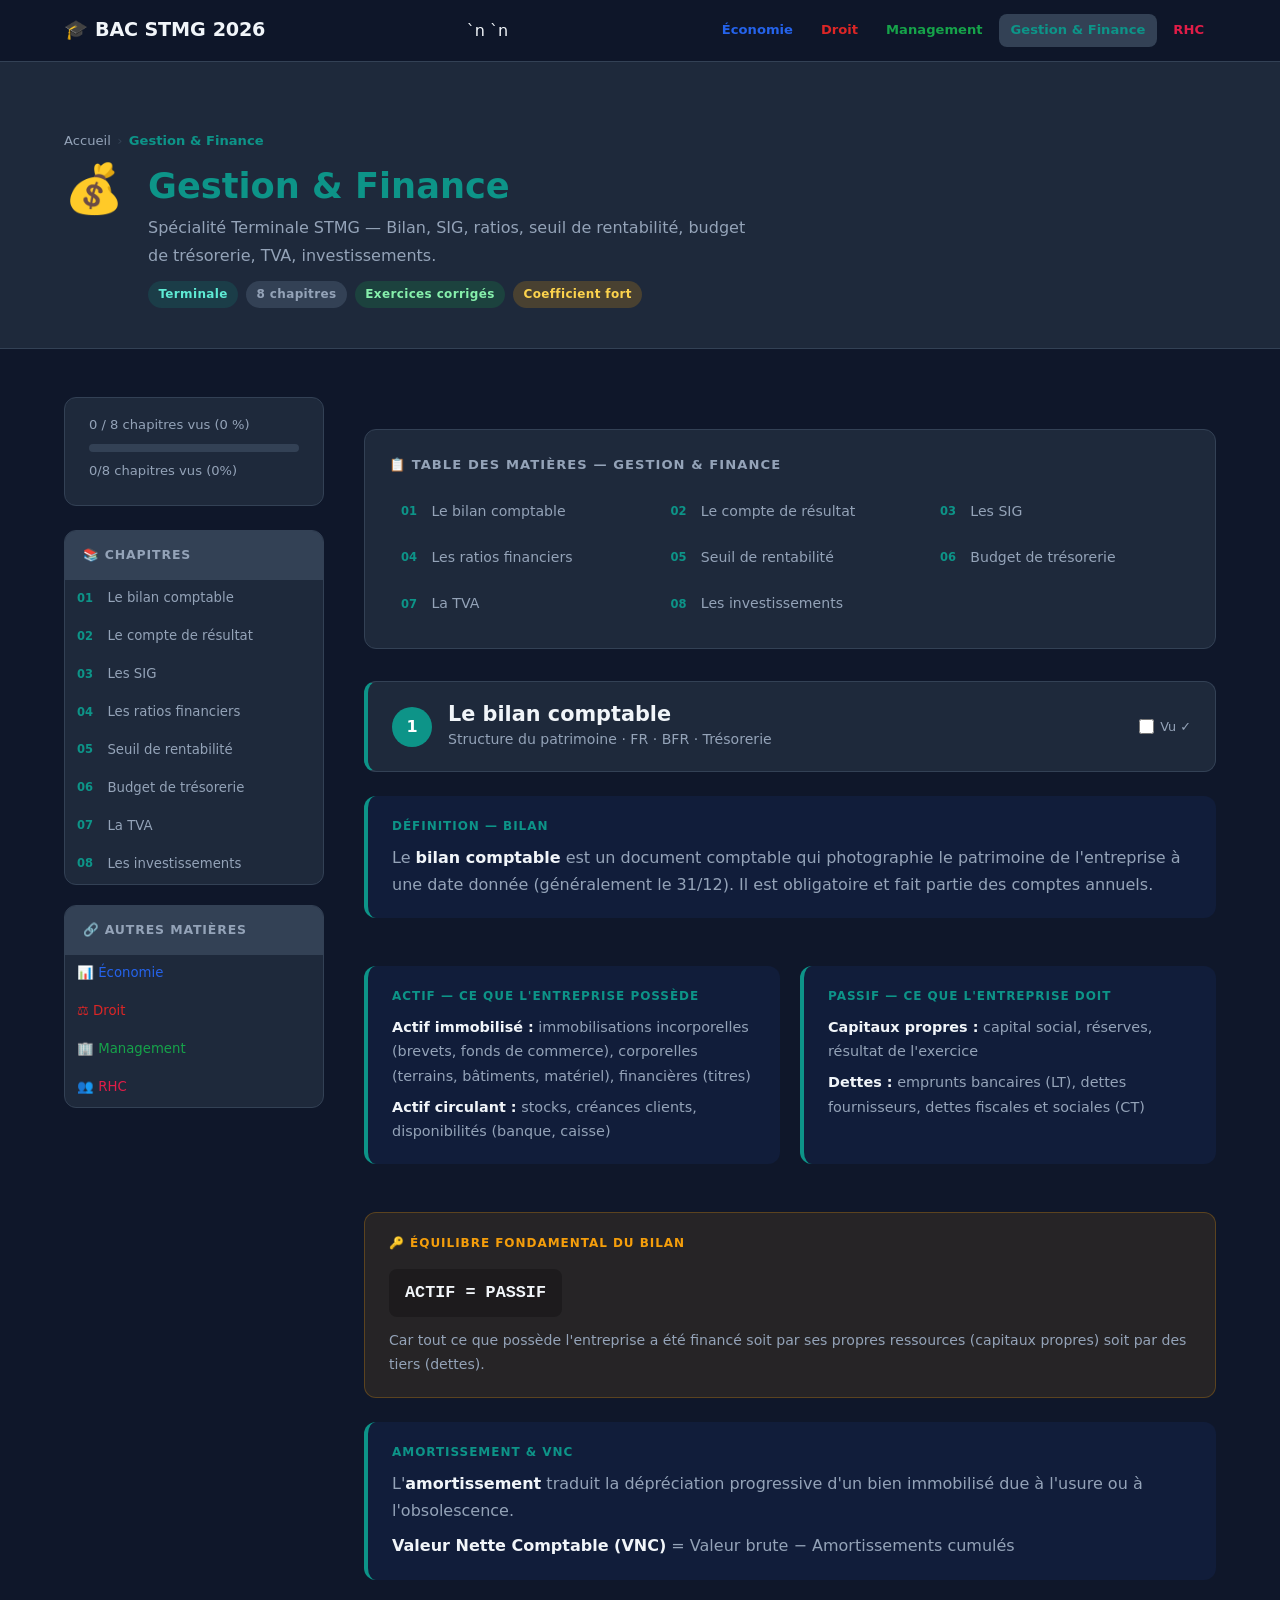
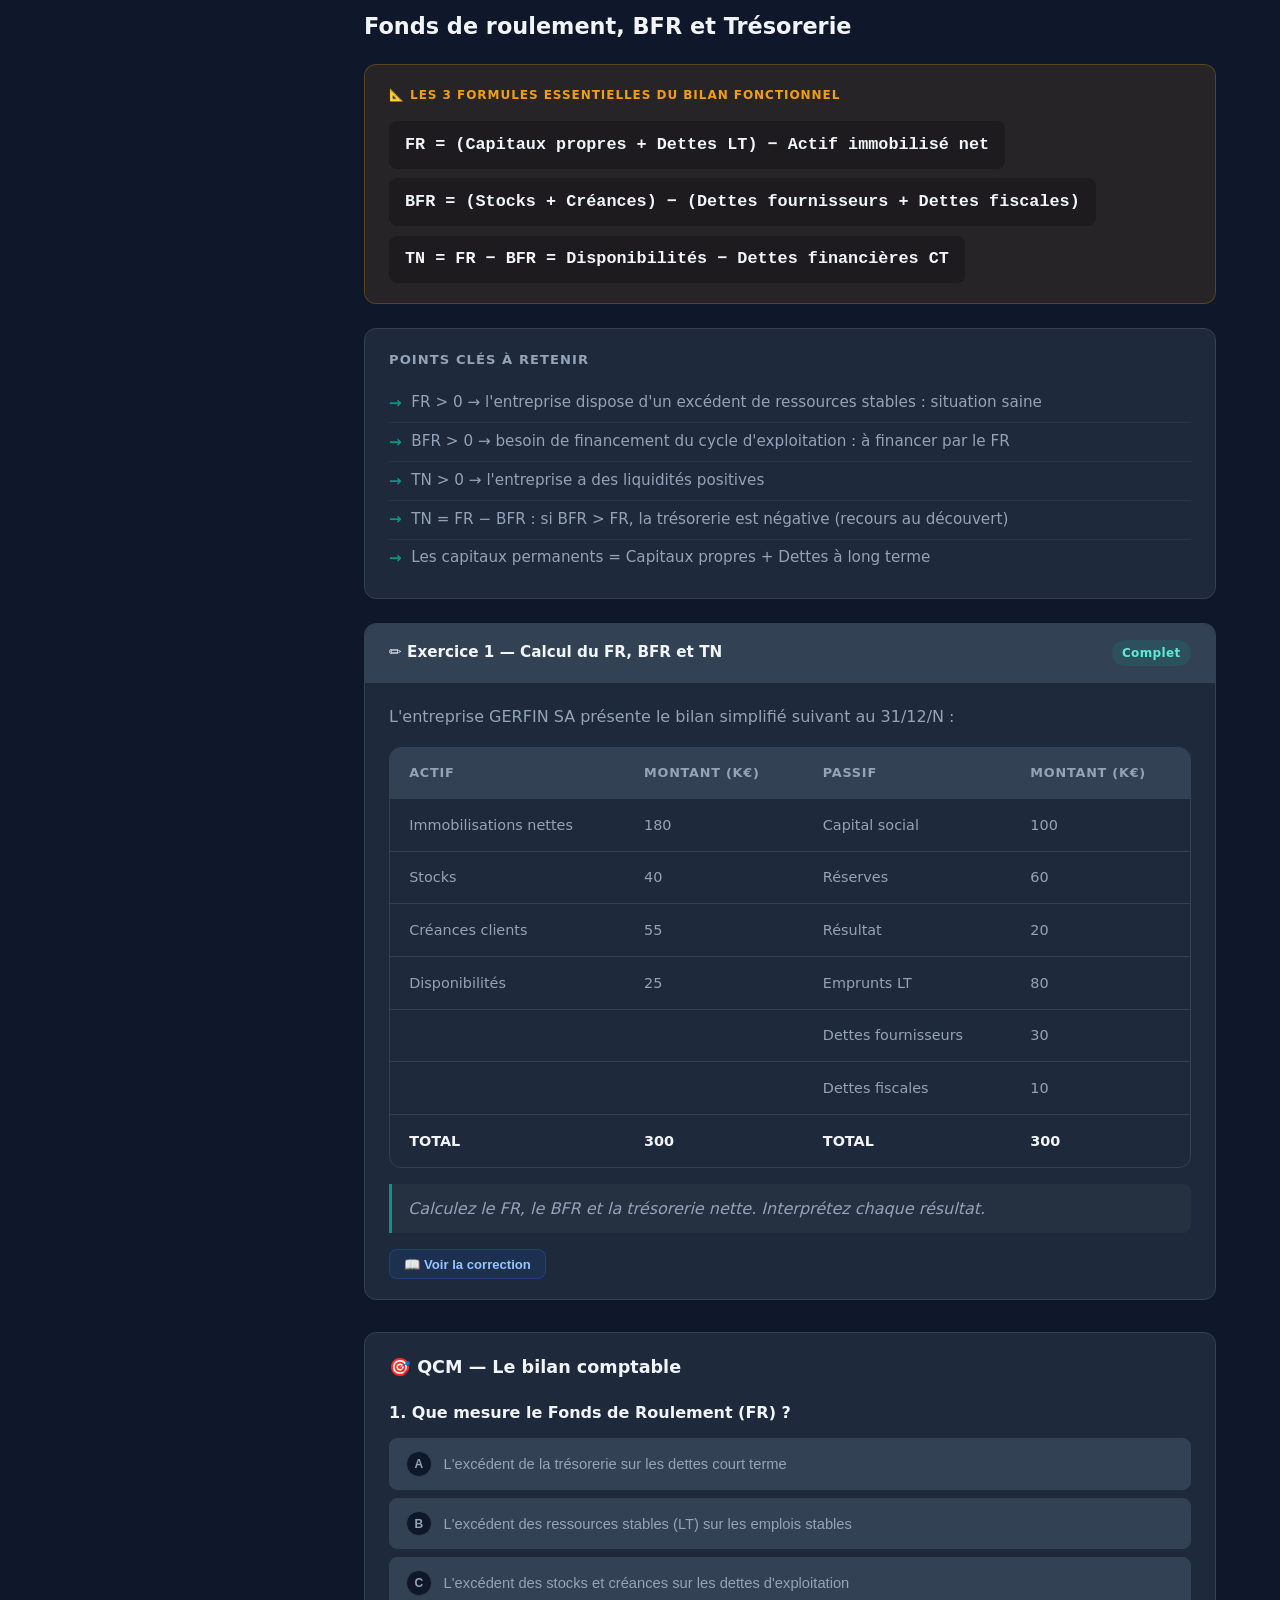
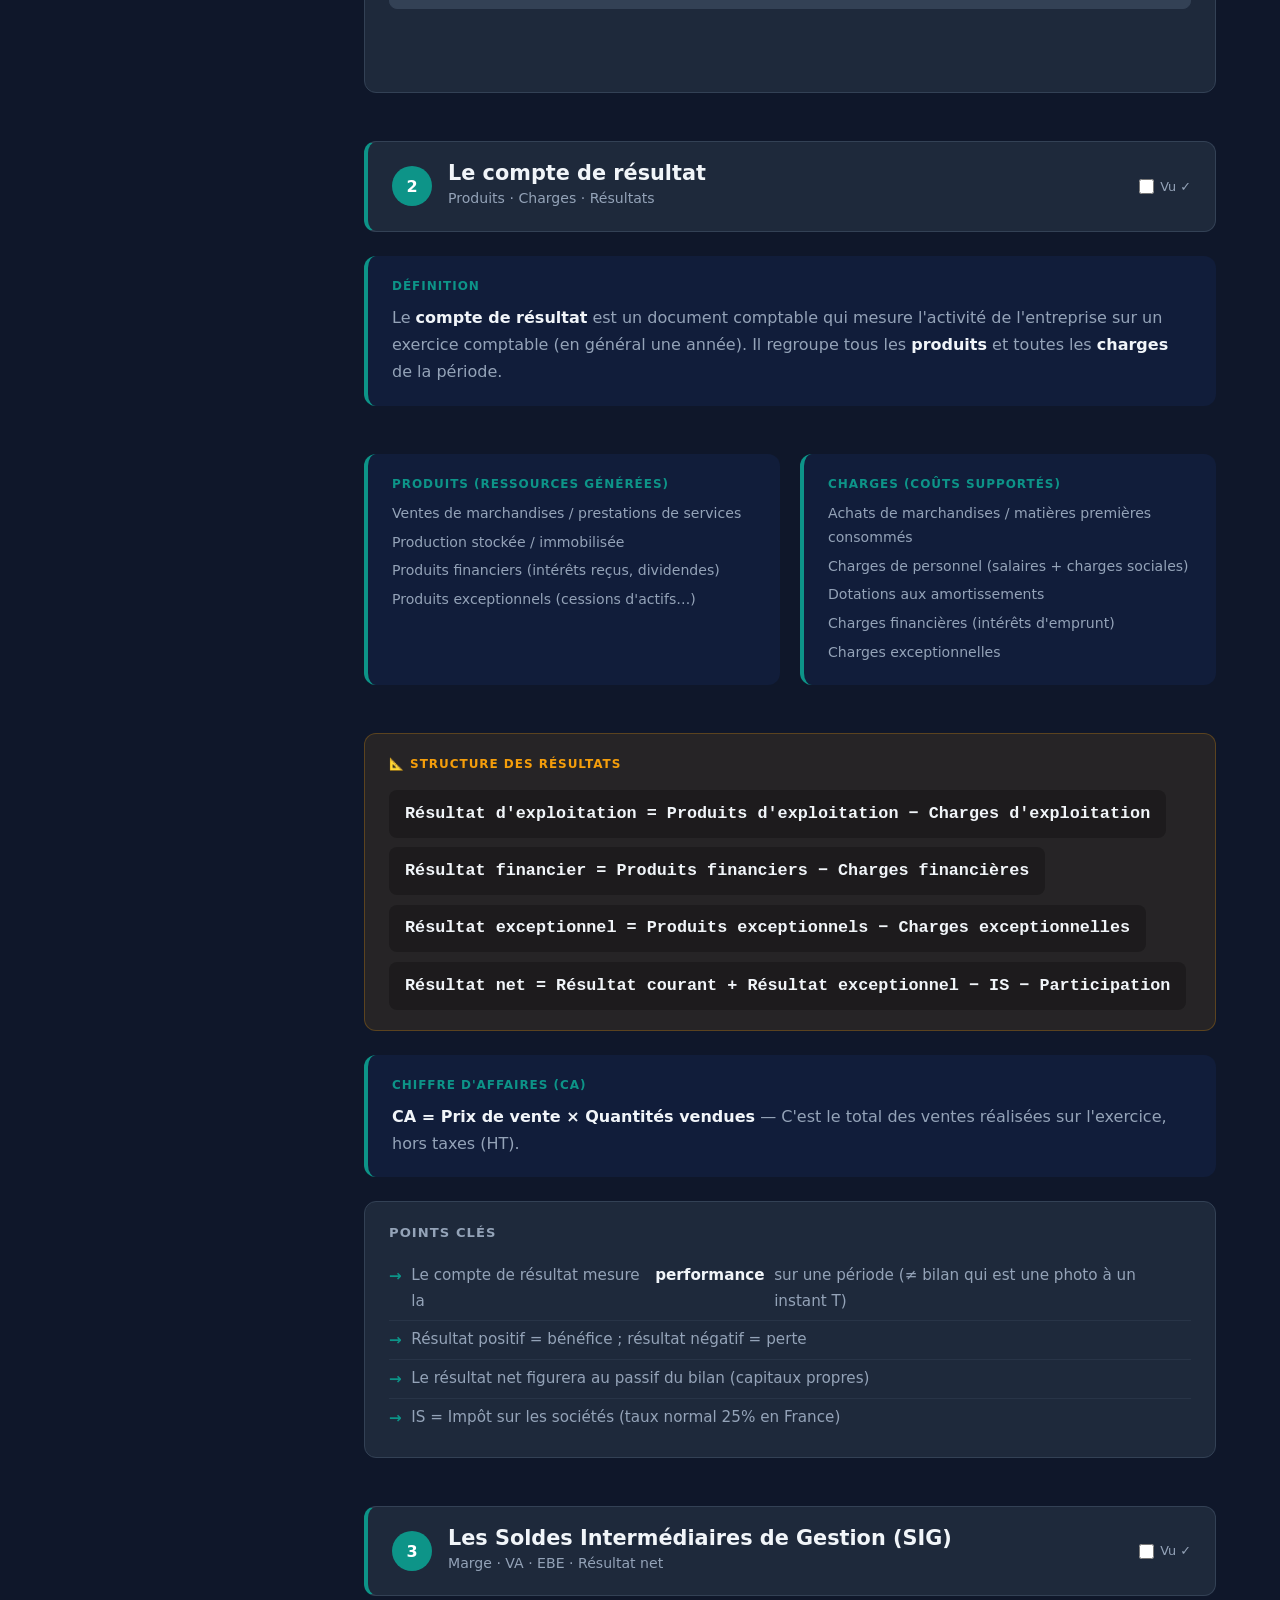
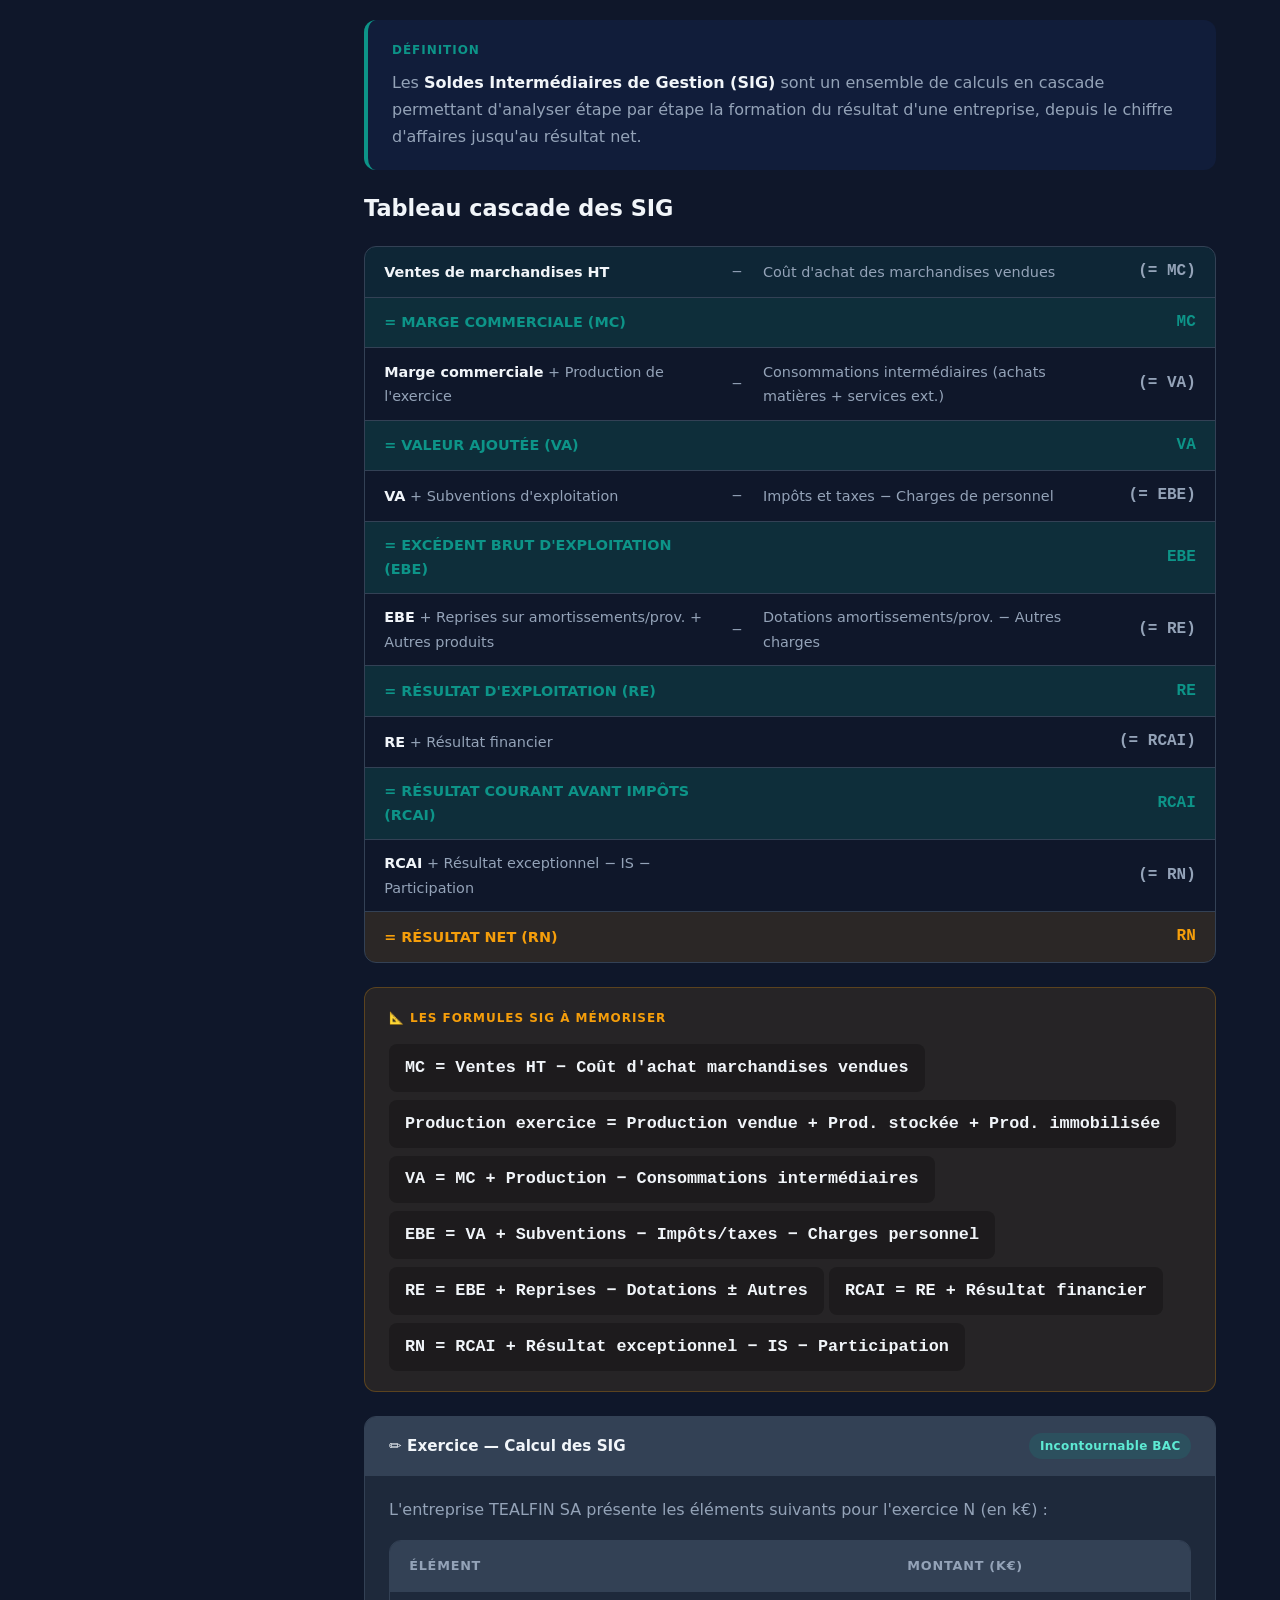
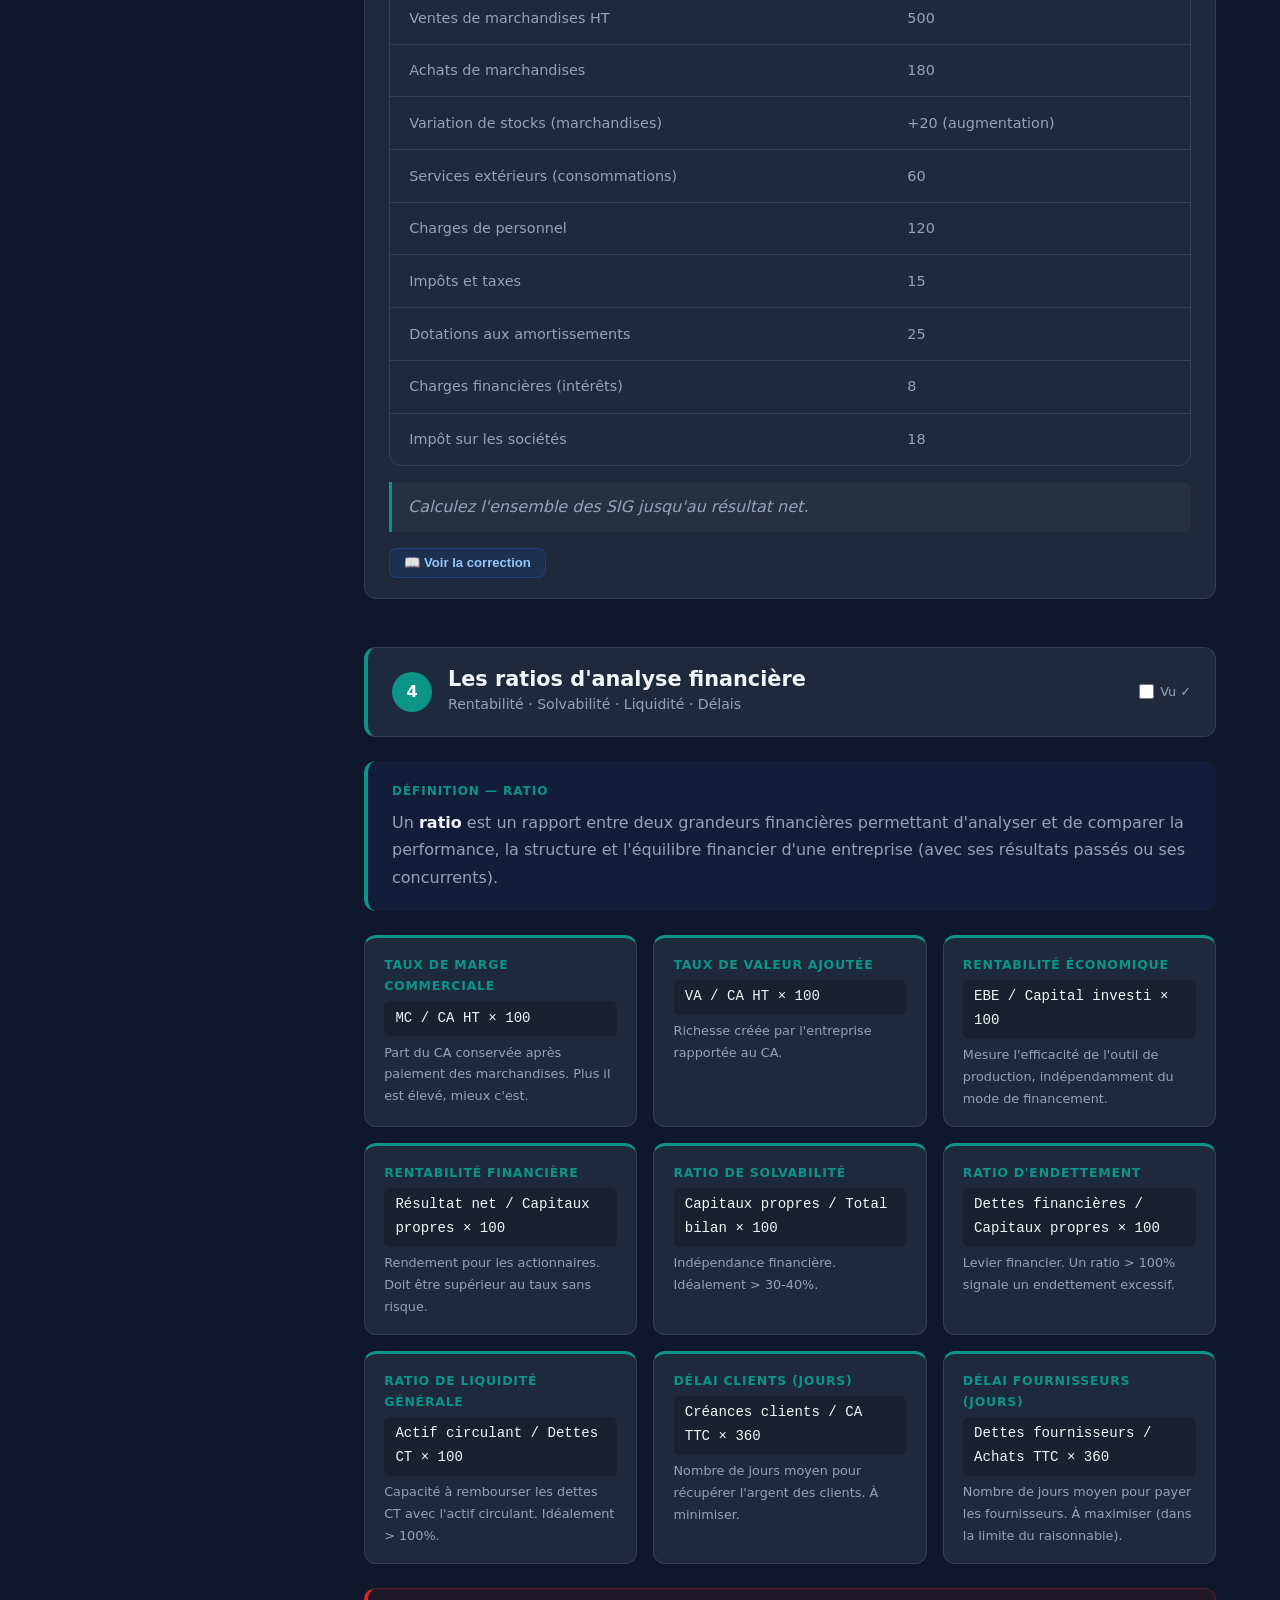
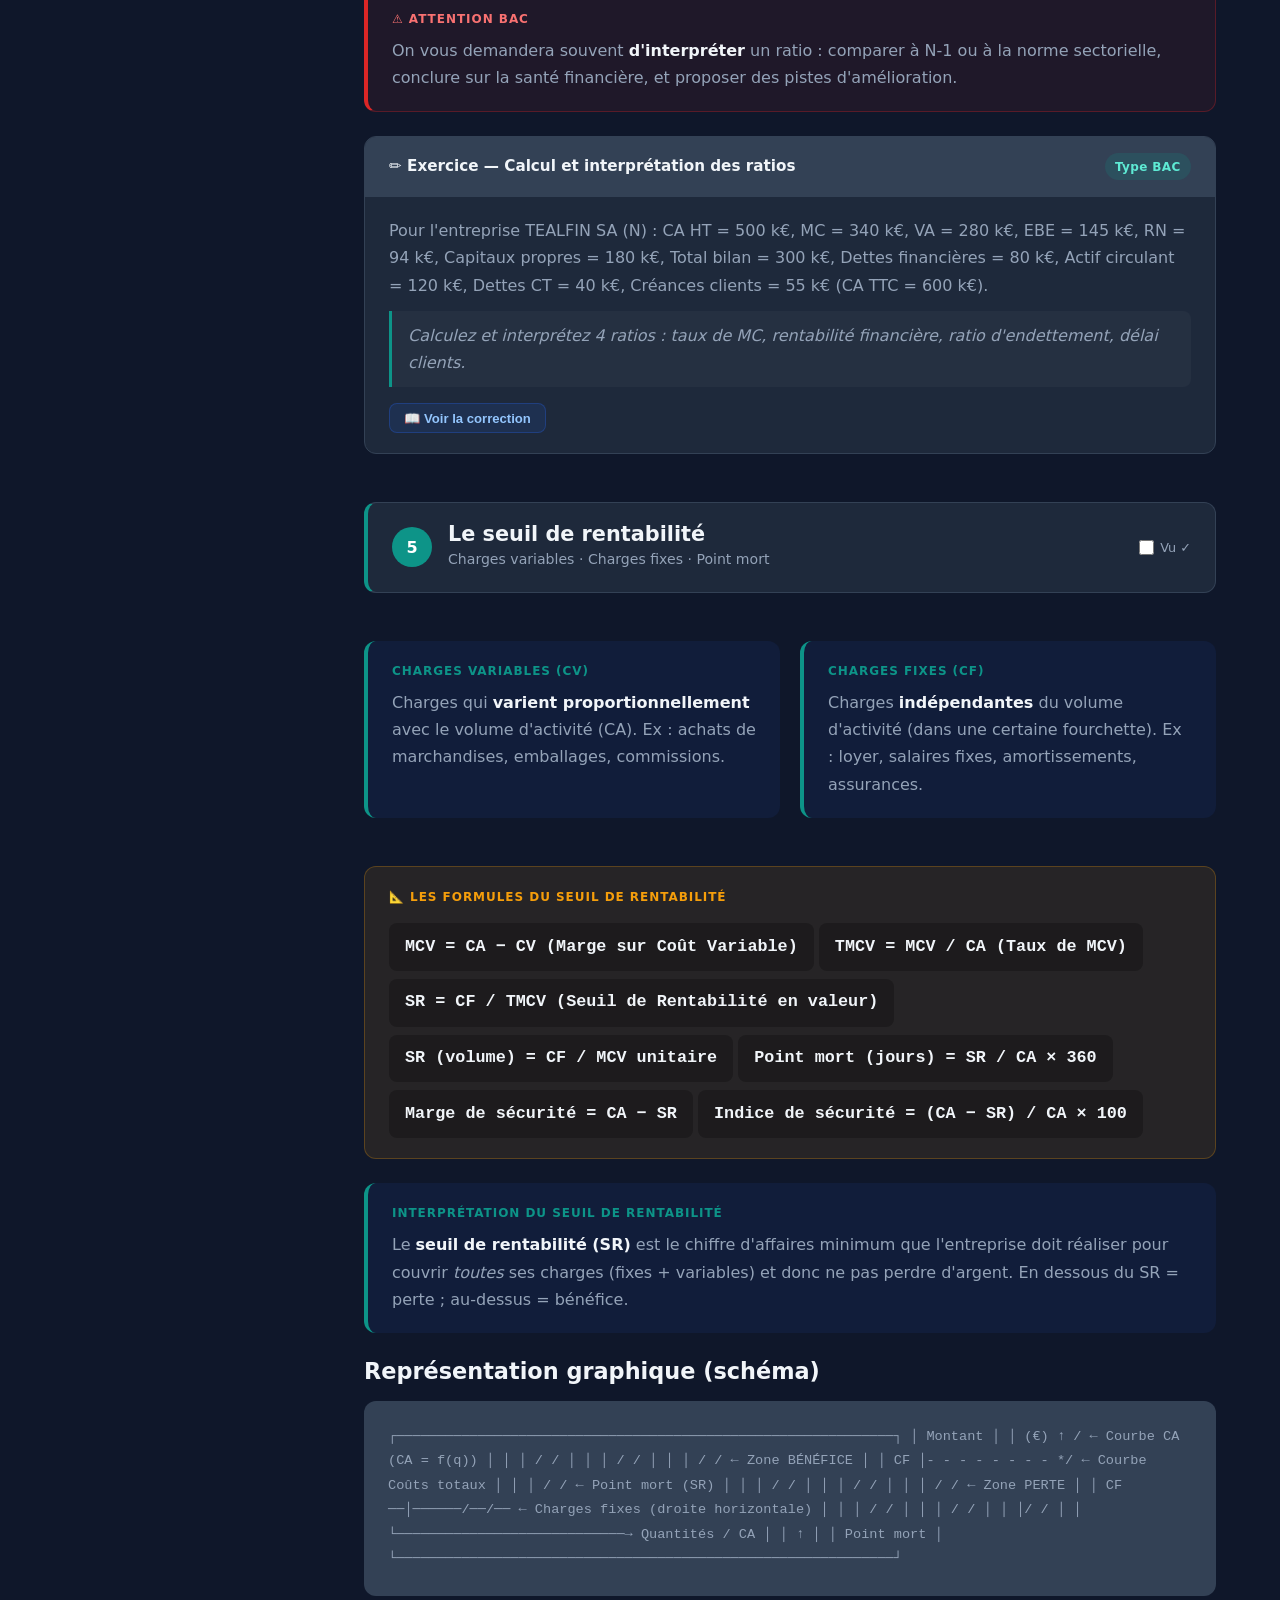
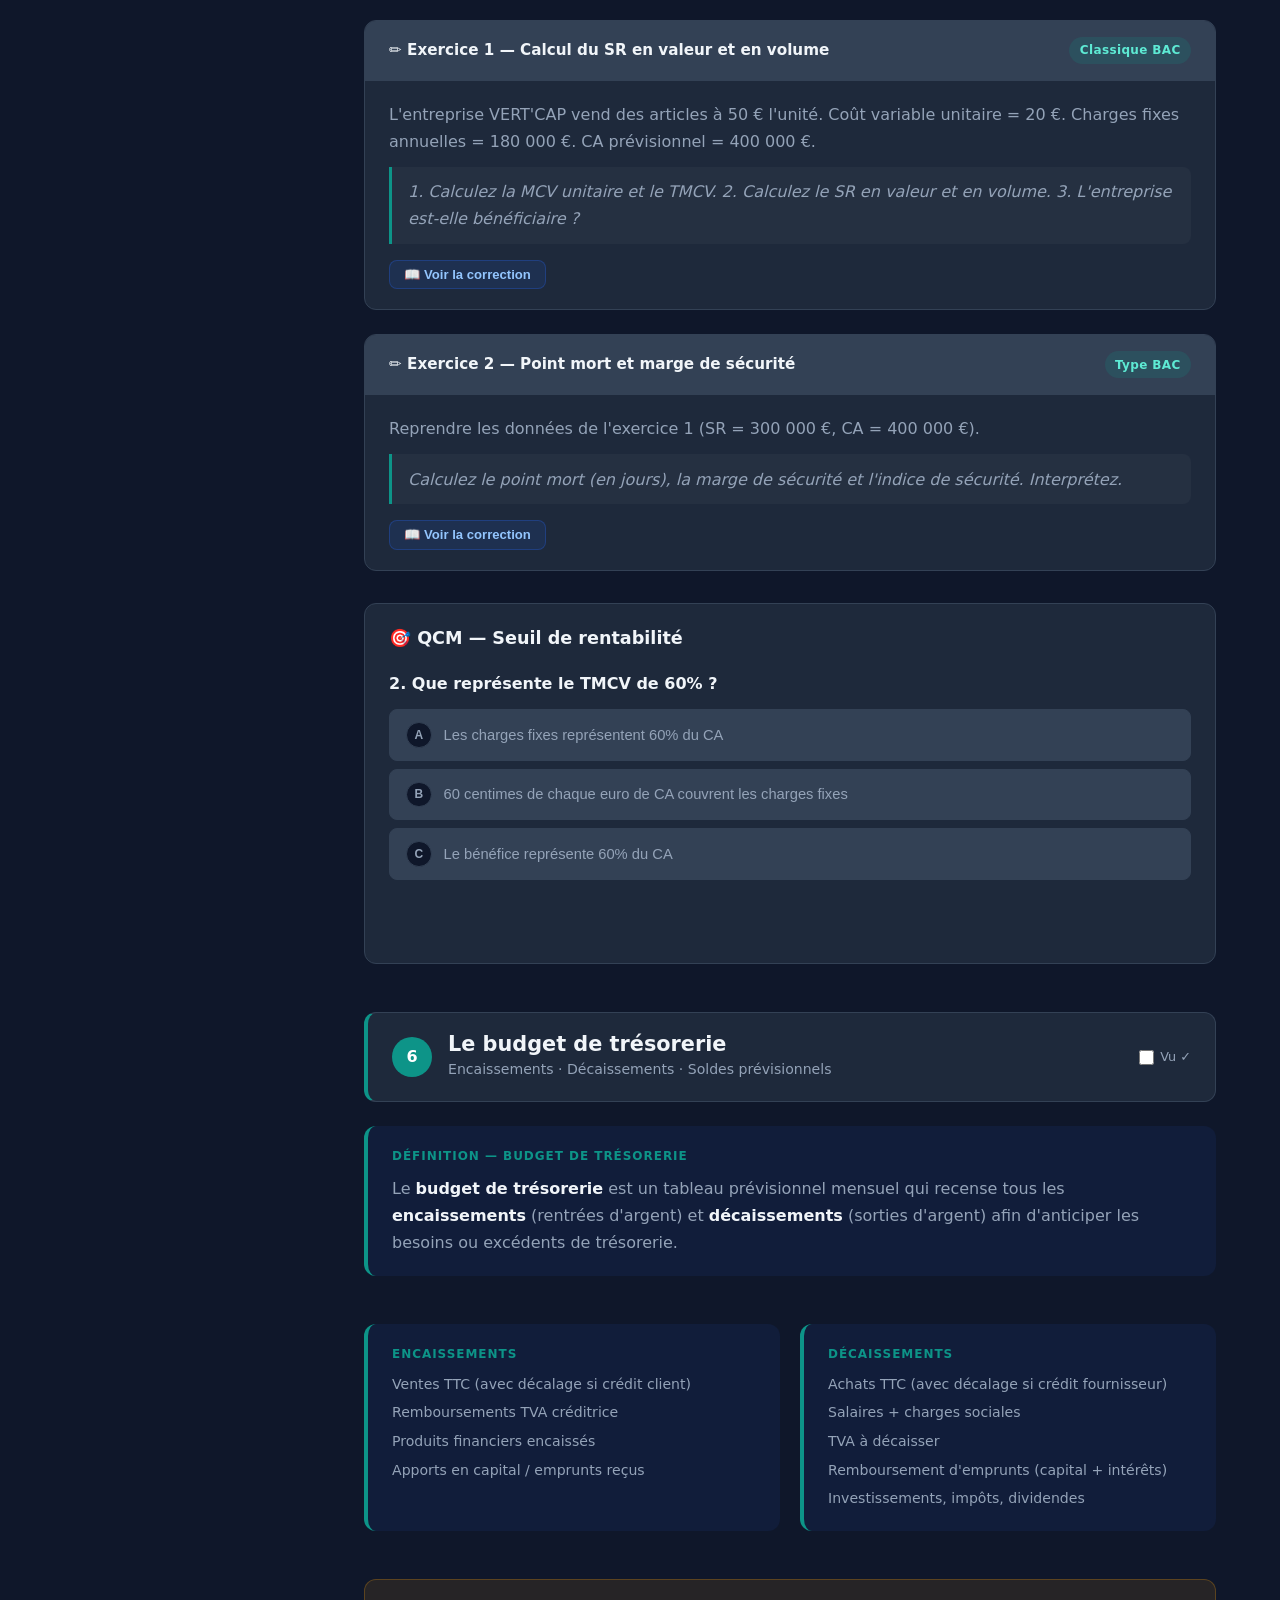
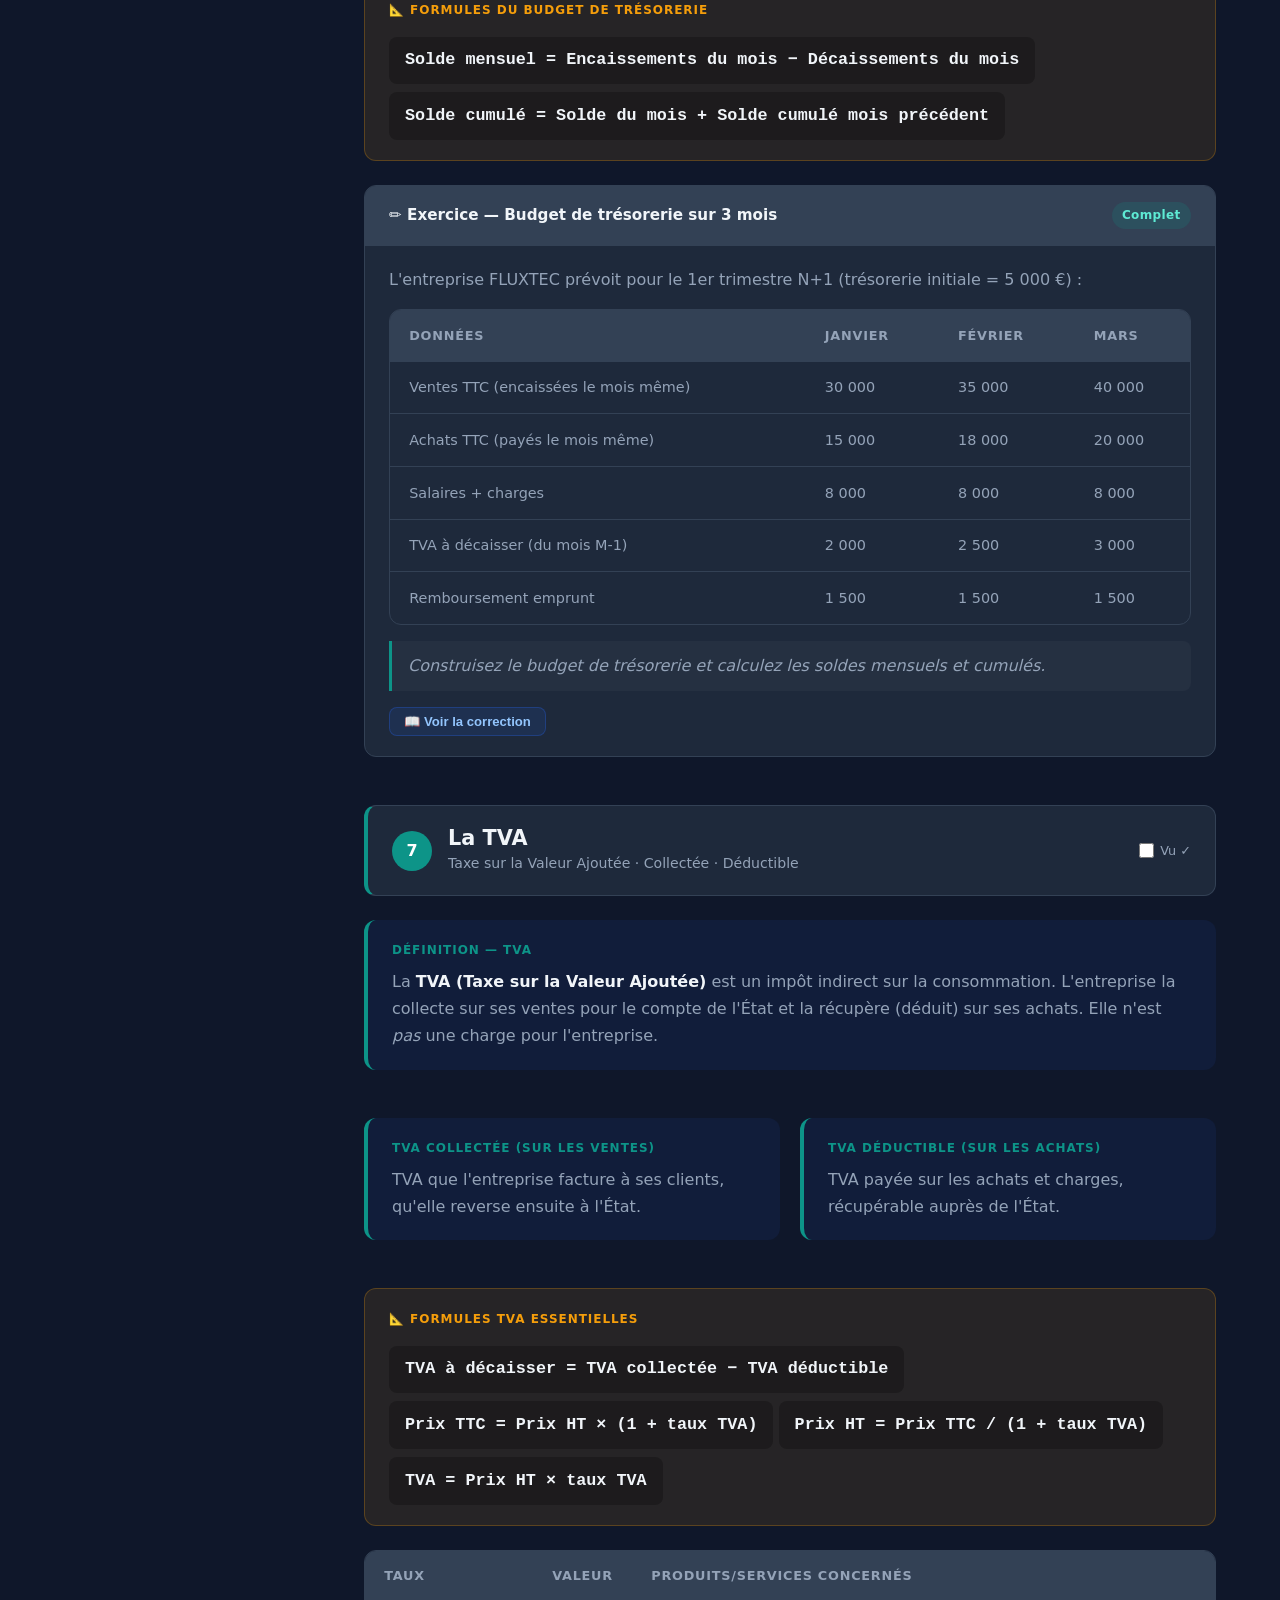
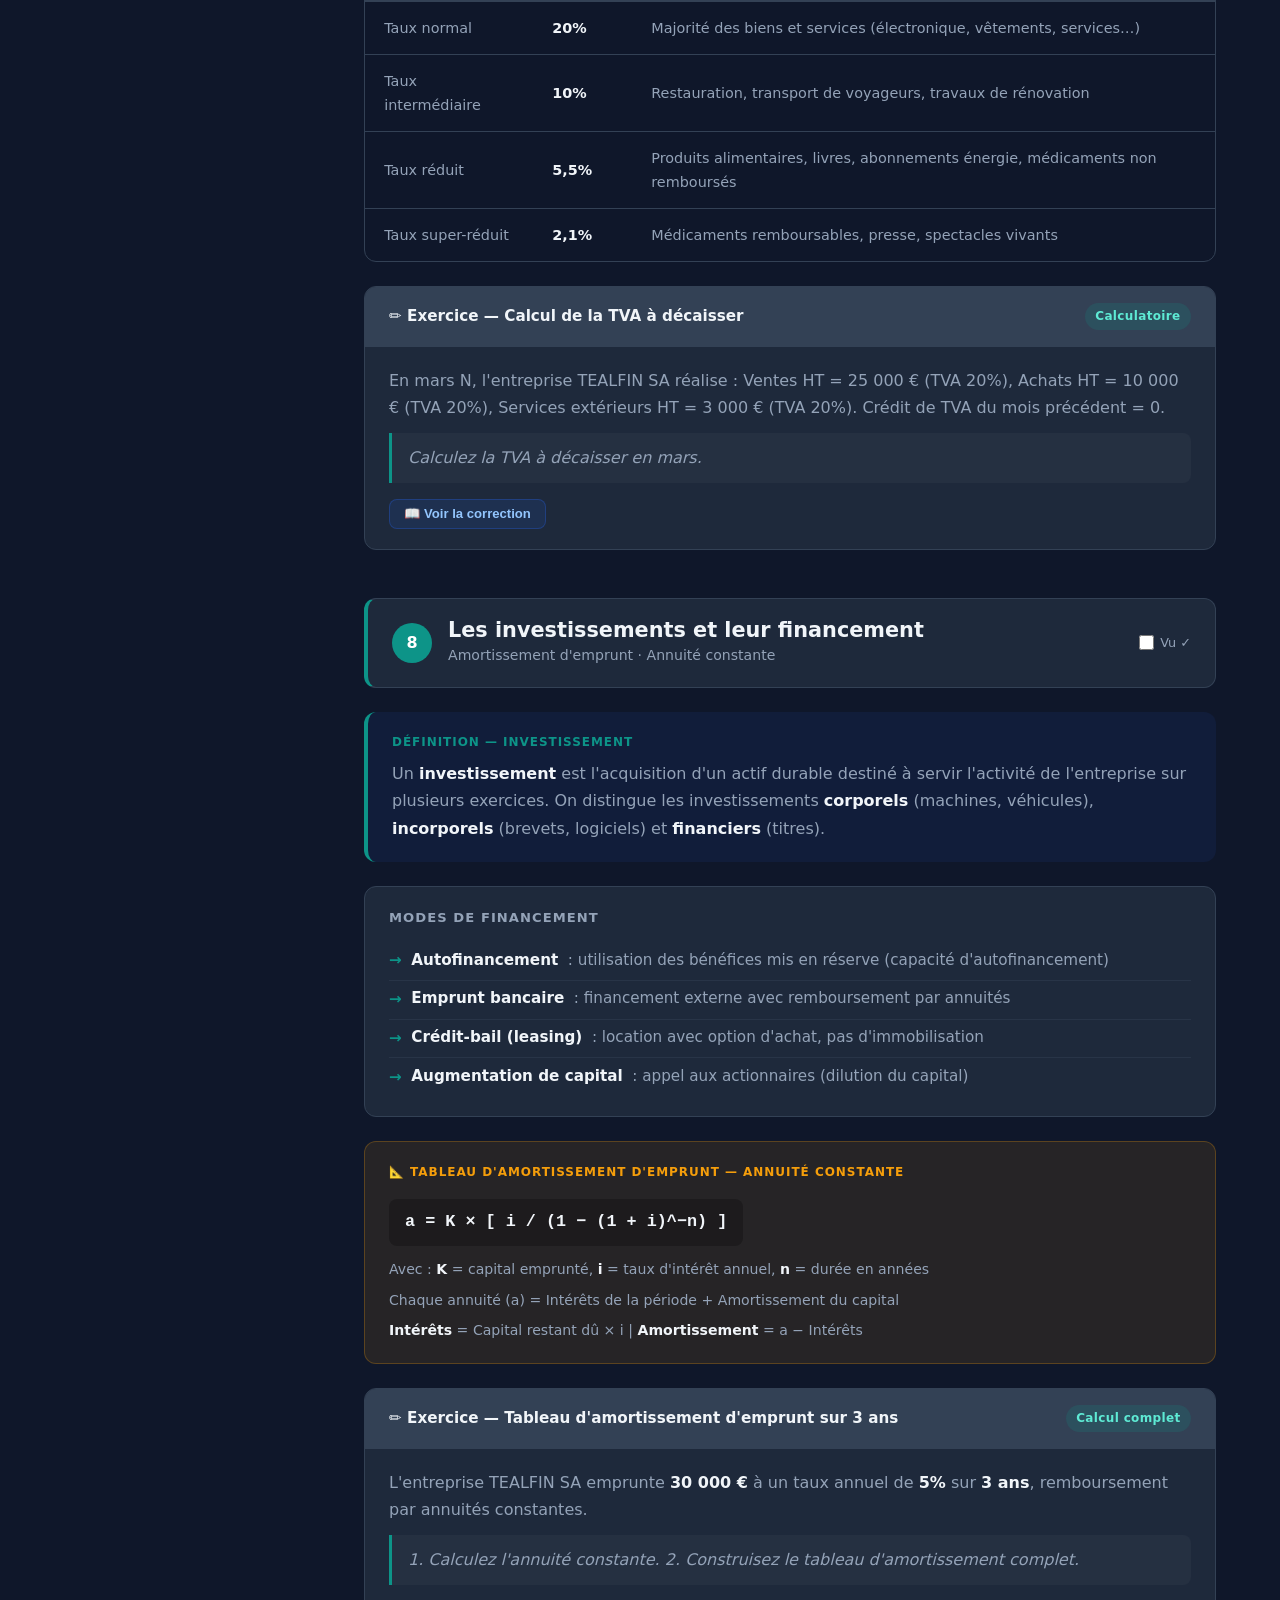
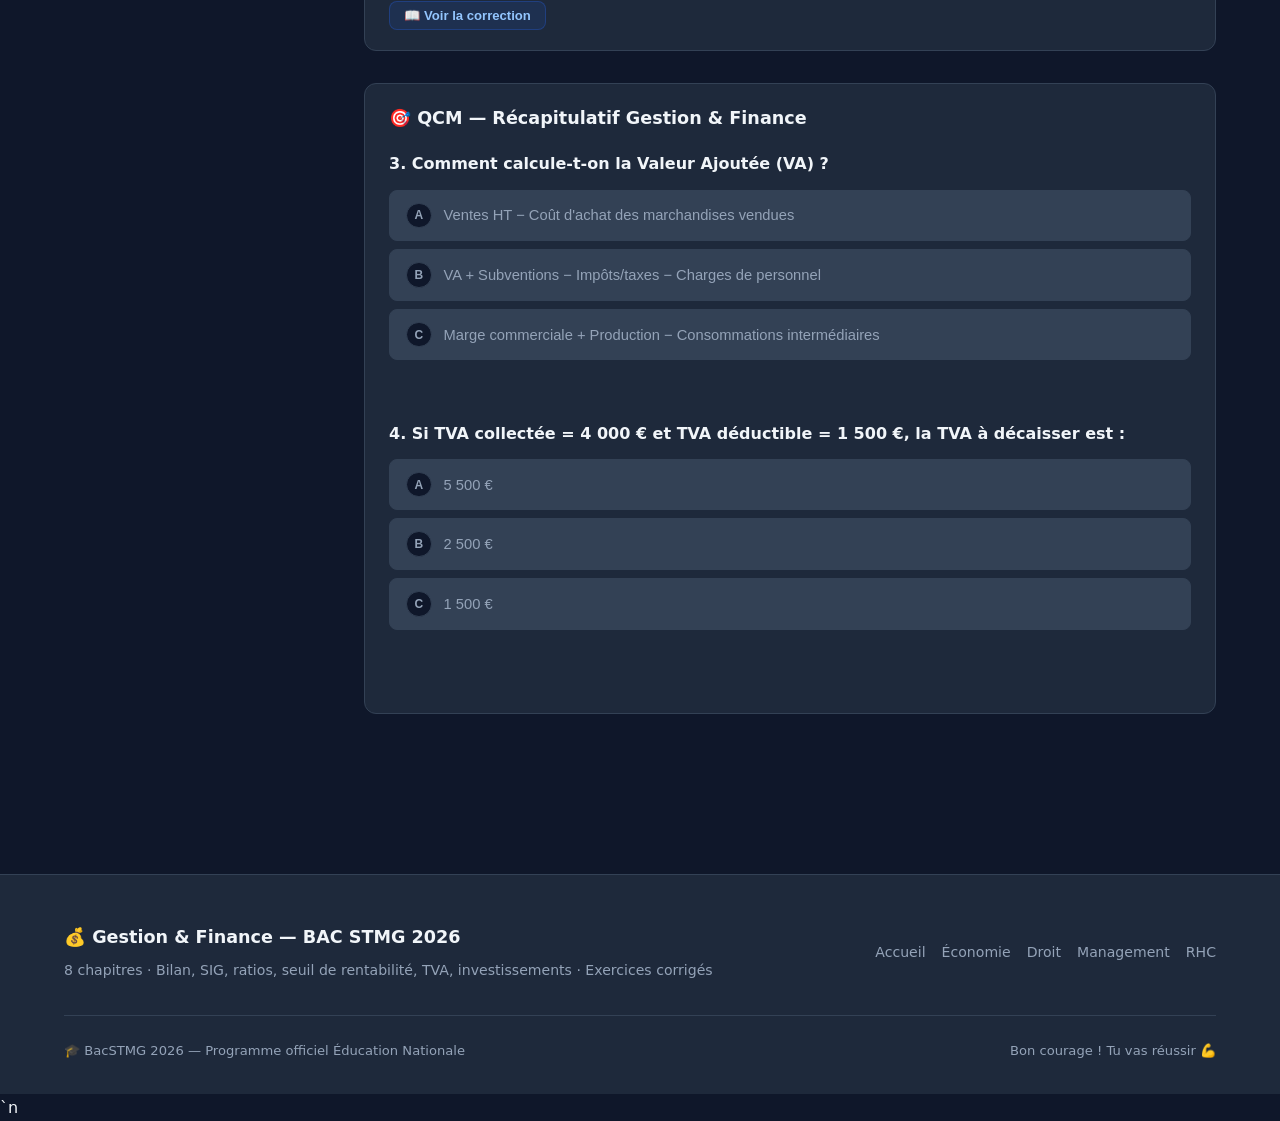
<file: gestion-finance.html>
﻿<!DOCTYPE html>
<html lang="fr">
<head>
  <meta charset="UTF-8">
  <meta name="viewport" content="width=device-width, initial-scale=1.0">
  <title>Gestion &amp; Finance — BAC STMG 2026</title>
  <link rel="stylesheet" href="css/style.css">
  <style>
    :root { --card-color: var(--gf); }
    .gf { color: var(--gf) !important; }

    /* Breadcrumb */
    .breadcrumb {
      display: flex; align-items: center; gap: .4rem;
      font-size: .82rem; color: var(--text2); padding: .75rem 0;
    }
    .breadcrumb a { color: var(--text2); transition: color var(--transition); }
    .breadcrumb a:hover { color: var(--gf); }
    .breadcrumb-sep { color: var(--bg3); }
    .breadcrumb-current { color: var(--gf); font-weight: 600; }

    /* Progress */
    .overall-progress { background: var(--bg2); border: 1px solid var(--border); border-radius: var(--radius); padding: 1rem 1.5rem; margin-bottom: 1.5rem; }
    .overall-progress-label { font-size: .82rem; color: var(--text2); margin-bottom: .4rem; }
    .overall-progress-fill { background: linear-gradient(90deg, var(--gf), #5eead4); }

    /* Ch-done checkbox */
    .ch-done-wrap { display: flex; align-items: center; gap: .4rem; font-size: .8rem; color: var(--text2); }
    .ch-done { accent-color: var(--gf); width: 15px; height: 15px; cursor: pointer; }

    /* Cascade SIG */
    .sig-cascade { border: 1px solid var(--border); border-radius: var(--radius); overflow: hidden; margin: 1.5rem 0; }
    .sig-row { display: flex; align-items: center; padding: .7rem 1.2rem; border-bottom: 1px solid var(--border); gap: 1rem; }
    .sig-row:last-child { border-bottom: none; }
    .sig-row.highlight { background: rgba(13,148,136,.12); }
    .sig-label { flex: 1; font-size: .9rem; color: var(--text2); }
    .sig-label strong { color: var(--text); }
    .sig-value { font-family: 'Courier New', monospace; font-weight: 700; color: var(--gf); min-width: 90px; text-align: right; }
    .sig-op { font-size: .85rem; color: var(--text2); min-width: 20px; text-align: center; }

    /* SR Graphique */
    .sr-graph { background: var(--bg3); border-radius: var(--radius); padding: 1.5rem; margin: 1rem 0; font-family: 'Courier New', monospace; font-size: .85rem; line-height: 1.8; color: var(--text2); }

    /* Budget tréso table */
    .budget-table { width: 100%; border-collapse: collapse; font-size: .88rem; }
    .budget-table th { background: rgba(13,148,136,.2); color: var(--gf); font-weight: 700; padding: .65rem 1rem; text-align: left; border: 1px solid var(--border); }
    .budget-table td { padding: .6rem 1rem; border: 1px solid var(--border); color: var(--text2); }
    .budget-table .row-total td { background: rgba(13,148,136,.1); color: var(--text); font-weight: 700; }
    .budget-table .row-solde td { background: rgba(245,158,11,.1); color: var(--amber); font-weight: 700; }

    /* Amortissement table */
    .amort-table { width: 100%; border-collapse: collapse; font-size: .88rem; }
    .amort-table th { background: rgba(13,148,136,.2); color: var(--gf); font-weight: 700; padding: .65rem 1rem; text-align: left; border: 1px solid var(--border); }
    .amort-table td { padding: .6rem 1rem; border: 1px solid var(--border); color: var(--text2); }
    .amort-table tr:last-child td { background: rgba(13,148,136,.08); font-weight: 600; color: var(--text); }

    /* Ratios grid */
    .ratios-grid { display: grid; grid-template-columns: repeat(auto-fill, minmax(260px, 1fr)); gap: 1rem; margin: 1.5rem 0; }
    .ratio-card { background: var(--bg2); border: 1px solid var(--border); border-radius: var(--radius); padding: 1rem 1.2rem; border-top: 3px solid var(--gf); }
    .ratio-name { font-size: .78rem; font-weight: 700; text-transform: uppercase; letter-spacing: .06em; color: var(--gf); margin-bottom: .3rem; }
    .ratio-formula { font-family: 'Courier New', monospace; font-size: .88rem; color: var(--text); background: rgba(0,0,0,.2); padding: .35rem .7rem; border-radius: 6px; margin-bottom: .35rem; }
    .ratio-interp { font-size: .8rem; color: var(--text2); }
  </style>
</head>
<body data-subject="gf">

<!-- ── NAVBAR ─────────────────────────────────────────────── -->
<nav class="navbar">
  <div class="container navbar-inner">
    <a href="index.html" class="navbar-logo">🎓 <span>BAC STMG</span> 2026</a>`n      <button class="nav-hamburger" id="navToggle" aria-label="Menu" aria-expanded="false">☰</button>`n      <div class="navbar-links" id="navLinks">
      <a href="economie.html" class="nav-eco">Économie</a>
      <a href="droit.html" class="nav-droit">Droit</a>
      <a href="management.html" class="nav-mgmt">Management</a>
      <a href="gestion-finance.html" class="nav-gf active">Gestion &amp; Finance</a>
      <a href="rhc.html" class="nav-rhc">RHC</a>
    </div>
  </div>
</nav>

<!-- ── PAGE HEADER ────────────────────────────────────────── -->
<div class="page-header">
  <div class="container">
    <div class="breadcrumb">
      <a href="index.html">Accueil</a>
      <span class="breadcrumb-sep">›</span>
      <span class="breadcrumb-current">Gestion &amp; Finance</span>
    </div>
    <div class="page-header-inner">
      <div class="page-header-icon">💰</div>
      <div class="page-header-text">
        <h1 style="color: var(--gf);">Gestion &amp; Finance</h1>
        <p>Spécialité Terminale STMG — Bilan, SIG, ratios, seuil de rentabilité, budget de trésorerie, TVA, investissements.</p>
        <div class="page-header-badges">
          <span class="badge badge-gf">Terminale</span>
          <span class="badge badge-neutral">8 chapitres</span>
          <span class="badge badge-success">Exercices corrigés</span>
          <span class="badge badge-warning">Coefficient fort</span>
        </div>
      </div>
    </div>
  </div>
</div>

<!-- ── LAYOUT ─────────────────────────────────────────────── -->
<div class="container">
  <div class="page-layout">

    <!-- Sidebar -->
    <aside class="sidebar">
      <div class="overall-progress">
        <div class="overall-progress-label">Progression</div>
        <div class="progress-bar-wrap">
          <div class="progress-bar-fill overall-progress-fill" style="width:0%"></div>
        </div>
        <div class="overall-progress-label" style="margin-top:.3rem;">0/8 chapitres vus (0%)</div>
      </div>

      <div class="sidebar-card">
        <div class="sidebar-card-header">📚 Chapitres</div>
        <a href="#ch1" class="sidebar-link"><span class="toc-item-num">01</span> Le bilan comptable</a>
        <a href="#ch2" class="sidebar-link"><span class="toc-item-num">02</span> Le compte de résultat</a>
        <a href="#ch3" class="sidebar-link"><span class="toc-item-num">03</span> Les SIG</a>
        <a href="#ch4" class="sidebar-link"><span class="toc-item-num">04</span> Les ratios financiers</a>
        <a href="#ch5" class="sidebar-link"><span class="toc-item-num">05</span> Seuil de rentabilité</a>
        <a href="#ch6" class="sidebar-link"><span class="toc-item-num">06</span> Budget de trésorerie</a>
        <a href="#ch7" class="sidebar-link"><span class="toc-item-num">07</span> La TVA</a>
        <a href="#ch8" class="sidebar-link"><span class="toc-item-num">08</span> Les investissements</a>
      </div>

      <div class="sidebar-card">
        <div class="sidebar-card-header">🔗 Autres matières</div>
        <a href="economie.html" class="sidebar-link nav-eco">📊 Économie</a>
        <a href="droit.html" class="sidebar-link nav-droit">⚖️ Droit</a>
        <a href="management.html" class="sidebar-link nav-mgmt">🏢 Management</a>
        <a href="rhc.html" class="sidebar-link nav-rhc">👥 RHC</a>
      </div>
    </aside>

    <!-- Contenu principal -->
    <main>

      <!-- TOC -->
      <div class="toc">
        <div class="toc-title">📋 Table des matières — Gestion &amp; Finance</div>
        <div class="toc-grid">
          <a href="#ch1" class="toc-item"><span class="toc-item-num">01</span> Le bilan comptable</a>
          <a href="#ch2" class="toc-item"><span class="toc-item-num">02</span> Le compte de résultat</a>
          <a href="#ch3" class="toc-item"><span class="toc-item-num">03</span> Les SIG</a>
          <a href="#ch4" class="toc-item"><span class="toc-item-num">04</span> Les ratios financiers</a>
          <a href="#ch5" class="toc-item"><span class="toc-item-num">05</span> Seuil de rentabilité</a>
          <a href="#ch6" class="toc-item"><span class="toc-item-num">06</span> Budget de trésorerie</a>
          <a href="#ch7" class="toc-item"><span class="toc-item-num">07</span> La TVA</a>
          <a href="#ch8" class="toc-item"><span class="toc-item-num">08</span> Les investissements</a>
        </div>
      </div>

      <!-- ═══════════════════════════════════════════════════ -->
      <!-- CHAPITRE 1 — Le bilan comptable                    -->
      <!-- ═══════════════════════════════════════════════════ -->
      <div class="chapter" id="ch1">
        <div class="chapter-header">
          <div class="chapter-number">1</div>
          <div style="flex:1">
            <h2>Le bilan comptable</h2>
            <p style="font-size:.88rem; color:var(--text2); margin:0;">Structure du patrimoine · FR · BFR · Trésorerie</p>
          </div>
          <label class="ch-done-wrap"><input type="checkbox" class="ch-done"> Vu ✓</label>
        </div>

        <div class="def-box">
          <div class="def-title">Définition — Bilan</div>
          <p>Le <strong>bilan comptable</strong> est un document comptable qui photographie le patrimoine de l'entreprise à une date donnée (généralement le 31/12). Il est obligatoire et fait partie des comptes annuels.</p>
        </div>

        <div class="grid-2" style="margin: 1.5rem 0;">
          <div class="def-box">
            <div class="def-title">ACTIF — Ce que l'entreprise possède</div>
            <ul style="margin-top:.5rem; display:flex; flex-direction:column; gap:.4rem;">
              <li style="color:var(--text2); font-size:.9rem;"><strong>Actif immobilisé :</strong> immobilisations incorporelles (brevets, fonds de commerce), corporelles (terrains, bâtiments, matériel), financières (titres)</li>
              <li style="color:var(--text2); font-size:.9rem;"><strong>Actif circulant :</strong> stocks, créances clients, disponibilités (banque, caisse)</li>
            </ul>
          </div>
          <div class="def-box">
            <div class="def-title">PASSIF — Ce que l'entreprise doit</div>
            <ul style="margin-top:.5rem; display:flex; flex-direction:column; gap:.4rem;">
              <li style="color:var(--text2); font-size:.9rem;"><strong>Capitaux propres :</strong> capital social, réserves, résultat de l'exercice</li>
              <li style="color:var(--text2); font-size:.9rem;"><strong>Dettes :</strong> emprunts bancaires (LT), dettes fournisseurs, dettes fiscales et sociales (CT)</li>
            </ul>
          </div>
        </div>

        <div class="formula-box">
          <div class="formula-title">🔑 Équilibre fondamental du bilan</div>
          <div class="formula">ACTIF = PASSIF</div>
          <p style="margin-top:.75rem; font-size:.88rem;">Car tout ce que possède l'entreprise a été financé soit par ses propres ressources (capitaux propres) soit par des tiers (dettes).</p>
        </div>

        <div class="def-box">
          <div class="def-title">Amortissement &amp; VNC</div>
          <p>L'<strong>amortissement</strong> traduit la dépréciation progressive d'un bien immobilisé due à l'usure ou à l'obsolescence.</p>
          <p style="margin-top:.5rem;"><strong>Valeur Nette Comptable (VNC)</strong> = Valeur brute − Amortissements cumulés</p>
        </div>

        <h3 style="margin: 2rem 0 1rem; color:var(--text);">Fonds de roulement, BFR et Trésorerie</h3>

        <div class="formula-box">
          <div class="formula-title">📐 Les 3 formules essentielles du bilan fonctionnel</div>
          <div class="formula">FR = (Capitaux propres + Dettes LT) − Actif immobilisé net</div>
          <div class="formula" style="margin-top:.6rem;">BFR = (Stocks + Créances) − (Dettes fournisseurs + Dettes fiscales)</div>
          <div class="formula" style="margin-top:.6rem;">TN = FR − BFR = Disponibilités − Dettes financières CT</div>
        </div>

        <div class="key-points">
          <div class="key-points-title">Points clés à retenir</div>
          <ul>
            <li>FR &gt; 0 → l'entreprise dispose d'un excédent de ressources stables : situation saine</li>
            <li>BFR &gt; 0 → besoin de financement du cycle d'exploitation : à financer par le FR</li>
            <li>TN &gt; 0 → l'entreprise a des liquidités positives</li>
            <li>TN = FR − BFR : si BFR &gt; FR, la trésorerie est négative (recours au découvert)</li>
            <li>Les capitaux permanents = Capitaux propres + Dettes à long terme</li>
          </ul>
        </div>

        <!-- Exercice -->
        <div class="exercise">
          <div class="exercise-header">
            <h4>✏️ Exercice 1 — Calcul du FR, BFR et TN</h4>
            <span class="badge badge-gf">Complet</span>
          </div>
          <div class="exercise-body">
            <p>L'entreprise GERFIN SA présente le bilan simplifié suivant au 31/12/N :</p>
            <div class="table-wrapper" style="margin: 1rem 0;">
              <table>
                <thead><tr><th>ACTIF</th><th>Montant (k€)</th><th>PASSIF</th><th>Montant (k€)</th></tr></thead>
                <tbody>
                  <tr><td>Immobilisations nettes</td><td>180</td><td>Capital social</td><td>100</td></tr>
                  <tr><td>Stocks</td><td>40</td><td>Réserves</td><td>60</td></tr>
                  <tr><td>Créances clients</td><td>55</td><td>Résultat</td><td>20</td></tr>
                  <tr><td>Disponibilités</td><td>25</td><td>Emprunts LT</td><td>80</td></tr>
                  <tr><td></td><td></td><td>Dettes fournisseurs</td><td>30</td></tr>
                  <tr><td></td><td></td><td>Dettes fiscales</td><td>10</td></tr>
                  <tr><td><strong>TOTAL</strong></td><td><strong>300</strong></td><td><strong>TOTAL</strong></td><td><strong>300</strong></td></tr>
                </tbody>
              </table>
            </div>
            <div class="exercise-question">Calculez le FR, le BFR et la trésorerie nette. Interprétez chaque résultat.</div>
            <button class="correction-toggle">📖 Voir la correction</button>
            <div class="correction-content">
              <p><strong>Capitaux permanents</strong> = Capital + Réserves + Résultat + Emprunts LT = 100 + 60 + 20 + 80 = <strong>260 k€</strong></p>
              <p><strong>FR</strong> = 260 − 180 = <strong>80 k€</strong> → Positif : l'entreprise dispose d'un excédent de ressources stables de 80 k€ pour financer son cycle d'exploitation. Situation financière saine.</p>
              <p><strong>BFR</strong> = (Stocks + Créances) − (Dettes fournisseurs + Dettes fiscales) = (40 + 55) − (30 + 10) = 95 − 40 = <strong>55 k€</strong> → L'entreprise a besoin de 55 k€ pour financer son cycle d'exploitation (elle accorde du crédit à ses clients avant de payer ses fournisseurs).</p>
              <p><strong>TN</strong> = FR − BFR = 80 − 55 = <strong>25 k€</strong> → Vérification : Disponibilités = 25 k€ ✓. La trésorerie est positive : l'entreprise peut faire face à ses engagements à court terme.</p>
              <div class="example-box" style="margin-top:.75rem;">
                <div class="example-title">Interprétation globale</div>
                <p>La situation est <strong>équilibrée</strong> : le FR (80 k€) couvre largement le BFR (55 k€), dégageant une trésorerie positive de 25 k€. L'entreprise est solvable et liquide.</p>
              </div>
            </div>
          </div>
        </div>

        <!-- QCM -->
        <div class="quiz-section" data-subject="gf">
          <h3>🎯 QCM — Le bilan comptable</h3>
          <div class="quiz-question">
            <p>1. Que mesure le Fonds de Roulement (FR) ?</p>
            <div class="quiz-options">
              <button class="quiz-option" data-correct="false" data-wrong-msg="Non, le FR mesure l'excédent des ressources stables sur les emplois stables."><span class="quiz-option-letter">A</span> L'excédent de la trésorerie sur les dettes court terme</button>
              <button class="quiz-option" data-correct="true" data-right-msg="Exact ! FR = Capitaux permanents − Actif immobilisé. Il mesure la marge de sécurité financière."><span class="quiz-option-letter">B</span> L'excédent des ressources stables (LT) sur les emplois stables</button>
              <button class="quiz-option" data-correct="false" data-wrong-msg="Non, c'est la définition du BFR."><span class="quiz-option-letter">C</span> L'excédent des stocks et créances sur les dettes d'exploitation</button>
            </div>
            <div class="quiz-feedback"></div>
          </div>
        </div>
      </div><!-- /ch1 -->

      <!-- ═══════════════════════════════════════════════════ -->
      <!-- CHAPITRE 2 — Le compte de résultat                 -->
      <!-- ═══════════════════════════════════════════════════ -->
      <div class="chapter" id="ch2">
        <div class="chapter-header">
          <div class="chapter-number">2</div>
          <div style="flex:1">
            <h2>Le compte de résultat</h2>
            <p style="font-size:.88rem; color:var(--text2); margin:0;">Produits · Charges · Résultats</p>
          </div>
          <label class="ch-done-wrap"><input type="checkbox" class="ch-done"> Vu ✓</label>
        </div>

        <div class="def-box">
          <div class="def-title">Définition</div>
          <p>Le <strong>compte de résultat</strong> est un document comptable qui mesure l'activité de l'entreprise sur un exercice comptable (en général une année). Il regroupe tous les <strong>produits</strong> et toutes les <strong>charges</strong> de la période.</p>
        </div>

        <div class="grid-2" style="margin:1.5rem 0;">
          <div class="def-box">
            <div class="def-title">PRODUITS (ressources générées)</div>
            <ul style="margin-top:.5rem; display:flex; flex-direction:column; gap:.3rem;">
              <li style="color:var(--text2); font-size:.88rem;">Ventes de marchandises / prestations de services</li>
              <li style="color:var(--text2); font-size:.88rem;">Production stockée / immobilisée</li>
              <li style="color:var(--text2); font-size:.88rem;">Produits financiers (intérêts reçus, dividendes)</li>
              <li style="color:var(--text2); font-size:.88rem;">Produits exceptionnels (cessions d'actifs…)</li>
            </ul>
          </div>
          <div class="def-box">
            <div class="def-title">CHARGES (coûts supportés)</div>
            <ul style="margin-top:.5rem; display:flex; flex-direction:column; gap:.3rem;">
              <li style="color:var(--text2); font-size:.88rem;">Achats de marchandises / matières premières consommés</li>
              <li style="color:var(--text2); font-size:.88rem;">Charges de personnel (salaires + charges sociales)</li>
              <li style="color:var(--text2); font-size:.88rem;">Dotations aux amortissements</li>
              <li style="color:var(--text2); font-size:.88rem;">Charges financières (intérêts d'emprunt)</li>
              <li style="color:var(--text2); font-size:.88rem;">Charges exceptionnelles</li>
            </ul>
          </div>
        </div>

        <div class="formula-box">
          <div class="formula-title">📐 Structure des résultats</div>
          <div class="formula">Résultat d'exploitation = Produits d'exploitation − Charges d'exploitation</div>
          <div class="formula" style="margin-top:.6rem;">Résultat financier = Produits financiers − Charges financières</div>
          <div class="formula" style="margin-top:.6rem;">Résultat exceptionnel = Produits exceptionnels − Charges exceptionnelles</div>
          <div class="formula" style="margin-top:.6rem;">Résultat net = Résultat courant + Résultat exceptionnel − IS − Participation</div>
        </div>

        <div class="def-box">
          <div class="def-title">Chiffre d'affaires (CA)</div>
          <p><strong>CA = Prix de vente × Quantités vendues</strong> — C'est le total des ventes réalisées sur l'exercice, hors taxes (HT).</p>
        </div>

        <div class="key-points">
          <div class="key-points-title">Points clés</div>
          <ul>
            <li>Le compte de résultat mesure la <strong>performance</strong> sur une période (≠ bilan qui est une photo à un instant T)</li>
            <li>Résultat positif = bénéfice ; résultat négatif = perte</li>
            <li>Le résultat net figurera au passif du bilan (capitaux propres)</li>
            <li>IS = Impôt sur les sociétés (taux normal 25% en France)</li>
          </ul>
        </div>
      </div><!-- /ch2 -->

      <!-- ═══════════════════════════════════════════════════ -->
      <!-- CHAPITRE 3 — Les SIG                               -->
      <!-- ═══════════════════════════════════════════════════ -->
      <div class="chapter" id="ch3">
        <div class="chapter-header">
          <div class="chapter-number">3</div>
          <div style="flex:1">
            <h2>Les Soldes Intermédiaires de Gestion (SIG)</h2>
            <p style="font-size:.88rem; color:var(--text2); margin:0;">Marge · VA · EBE · Résultat net</p>
          </div>
          <label class="ch-done-wrap"><input type="checkbox" class="ch-done"> Vu ✓</label>
        </div>

        <div class="def-box">
          <div class="def-title">Définition</div>
          <p>Les <strong>Soldes Intermédiaires de Gestion (SIG)</strong> sont un ensemble de calculs en cascade permettant d'analyser étape par étape la formation du résultat d'une entreprise, depuis le chiffre d'affaires jusqu'au résultat net.</p>
        </div>

        <h3 style="margin: 1.5rem 0 1rem; color:var(--text);">Tableau cascade des SIG</h3>

        <div class="sig-cascade">
          <div class="sig-row highlight">
            <div class="sig-label"><strong>Ventes de marchandises HT</strong></div>
            <div class="sig-op">−</div>
            <div class="sig-label">Coût d'achat des marchandises vendues</div>
            <div class="sig-value" style="color:var(--text2);">(= MC)</div>
          </div>
          <div class="sig-row highlight" style="background:rgba(13,148,136,.18);">
            <div class="sig-label"><strong style="color:var(--gf);">= MARGE COMMERCIALE (MC)</strong></div>
            <div class="sig-op"></div>
            <div class="sig-label"></div>
            <div class="sig-value">MC</div>
          </div>
          <div class="sig-row">
            <div class="sig-label"><strong>Marge commerciale</strong> + Production de l'exercice</div>
            <div class="sig-op">−</div>
            <div class="sig-label">Consommations intermédiaires (achats matières + services ext.)</div>
            <div class="sig-value" style="color:var(--text2);">(= VA)</div>
          </div>
          <div class="sig-row highlight" style="background:rgba(13,148,136,.18);">
            <div class="sig-label"><strong style="color:var(--gf);">= VALEUR AJOUTÉE (VA)</strong></div>
            <div class="sig-op"></div>
            <div class="sig-label"></div>
            <div class="sig-value">VA</div>
          </div>
          <div class="sig-row">
            <div class="sig-label"><strong>VA</strong> + Subventions d'exploitation</div>
            <div class="sig-op">−</div>
            <div class="sig-label">Impôts et taxes − Charges de personnel</div>
            <div class="sig-value" style="color:var(--text2);">(= EBE)</div>
          </div>
          <div class="sig-row highlight" style="background:rgba(13,148,136,.18);">
            <div class="sig-label"><strong style="color:var(--gf);">= EXCÉDENT BRUT D'EXPLOITATION (EBE)</strong></div>
            <div class="sig-op"></div>
            <div class="sig-label"></div>
            <div class="sig-value">EBE</div>
          </div>
          <div class="sig-row">
            <div class="sig-label"><strong>EBE</strong> + Reprises sur amortissements/prov. + Autres produits</div>
            <div class="sig-op">−</div>
            <div class="sig-label">Dotations amortissements/prov. − Autres charges</div>
            <div class="sig-value" style="color:var(--text2);">(= RE)</div>
          </div>
          <div class="sig-row highlight" style="background:rgba(13,148,136,.18);">
            <div class="sig-label"><strong style="color:var(--gf);">= RÉSULTAT D'EXPLOITATION (RE)</strong></div>
            <div class="sig-op"></div>
            <div class="sig-label"></div>
            <div class="sig-value">RE</div>
          </div>
          <div class="sig-row">
            <div class="sig-label"><strong>RE</strong> + Résultat financier</div>
            <div class="sig-op"></div>
            <div class="sig-label"></div>
            <div class="sig-value" style="color:var(--text2);">(= RCAI)</div>
          </div>
          <div class="sig-row highlight" style="background:rgba(13,148,136,.18);">
            <div class="sig-label"><strong style="color:var(--gf);">= RÉSULTAT COURANT AVANT IMPÔTS (RCAI)</strong></div>
            <div class="sig-op"></div>
            <div class="sig-label"></div>
            <div class="sig-value">RCAI</div>
          </div>
          <div class="sig-row">
            <div class="sig-label"><strong>RCAI</strong> + Résultat exceptionnel − IS − Participation</div>
            <div class="sig-op"></div>
            <div class="sig-label"></div>
            <div class="sig-value" style="color:var(--text2);">(= RN)</div>
          </div>
          <div class="sig-row" style="background:rgba(245,158,11,.12);">
            <div class="sig-label"><strong style="color:var(--amber);">= RÉSULTAT NET (RN)</strong></div>
            <div class="sig-op"></div>
            <div class="sig-label"></div>
            <div class="sig-value" style="color:var(--amber);">RN</div>
          </div>
        </div>

        <div class="formula-box">
          <div class="formula-title">📐 Les formules SIG à mémoriser</div>
          <div class="formula">MC = Ventes HT − Coût d'achat marchandises vendues</div>
          <div class="formula" style="margin-top:.5rem;">Production exercice = Production vendue + Prod. stockée + Prod. immobilisée</div>
          <div class="formula" style="margin-top:.5rem;">VA = MC + Production − Consommations intermédiaires</div>
          <div class="formula" style="margin-top:.5rem;">EBE = VA + Subventions − Impôts/taxes − Charges personnel</div>
          <div class="formula" style="margin-top:.5rem;">RE = EBE + Reprises − Dotations ± Autres</div>
          <div class="formula" style="margin-top:.5rem;">RCAI = RE + Résultat financier</div>
          <div class="formula" style="margin-top:.5rem;">RN = RCAI + Résultat exceptionnel − IS − Participation</div>
        </div>

        <!-- Exercice SIG -->
        <div class="exercise">
          <div class="exercise-header">
            <h4>✏️ Exercice — Calcul des SIG</h4>
            <span class="badge badge-gf">Incontournable BAC</span>
          </div>
          <div class="exercise-body">
            <p>L'entreprise TEALFIN SA présente les éléments suivants pour l'exercice N (en k€) :</p>
            <div class="table-wrapper" style="margin:1rem 0;">
              <table>
                <thead><tr><th>Élément</th><th>Montant (k€)</th></tr></thead>
                <tbody>
                  <tr><td>Ventes de marchandises HT</td><td>500</td></tr>
                  <tr><td>Achats de marchandises</td><td>180</td></tr>
                  <tr><td>Variation de stocks (marchandises)</td><td>+20 (augmentation)</td></tr>
                  <tr><td>Services extérieurs (consommations)</td><td>60</td></tr>
                  <tr><td>Charges de personnel</td><td>120</td></tr>
                  <tr><td>Impôts et taxes</td><td>15</td></tr>
                  <tr><td>Dotations aux amortissements</td><td>25</td></tr>
                  <tr><td>Charges financières (intérêts)</td><td>8</td></tr>
                  <tr><td>Impôt sur les sociétés</td><td>18</td></tr>
                </tbody>
              </table>
            </div>
            <div class="exercise-question">Calculez l'ensemble des SIG jusqu'au résultat net.</div>
            <button class="correction-toggle">📖 Voir la correction</button>
            <div class="correction-content">
              <p><strong>Coût d'achat marchandises vendues</strong> = Achats − Variation stocks = 180 − 20 = 160 k€</p>
              <p><strong>MC</strong> = 500 − 160 = <strong>340 k€</strong></p>
              <p><strong>VA</strong> = MC − Consommations intermédiaires = 340 − 60 = <strong>280 k€</strong></p>
              <p><strong>EBE</strong> = VA − Impôts/taxes − Charges personnel = 280 − 15 − 120 = <strong>145 k€</strong></p>
              <p><strong>RE</strong> = EBE − Dotations = 145 − 25 = <strong>120 k€</strong></p>
              <p><strong>Résultat financier</strong> = 0 − 8 = −8 k€</p>
              <p><strong>RCAI</strong> = RE + Résultat financier = 120 − 8 = <strong>112 k€</strong></p>
              <p><strong>RN</strong> = RCAI − IS = 112 − 18 = <strong>94 k€</strong></p>
              <div class="example-box" style="margin-top:.75rem;">
                <div class="example-title">Interprétation</div>
                <p>L'EBE (145 k€) est très positif : l'activité dégageant suffisamment de ressources pour couvrir les amortissements et les charges financières. Le RN (94 k€) confirme une rentabilité nette solide.</p>
              </div>
            </div>
          </div>
        </div>
      </div><!-- /ch3 -->

      <!-- ═══════════════════════════════════════════════════ -->
      <!-- CHAPITRE 4 — Les ratios                            -->
      <!-- ═══════════════════════════════════════════════════ -->
      <div class="chapter" id="ch4">
        <div class="chapter-header">
          <div class="chapter-number">4</div>
          <div style="flex:1">
            <h2>Les ratios d'analyse financière</h2>
            <p style="font-size:.88rem; color:var(--text2); margin:0;">Rentabilité · Solvabilité · Liquidité · Délais</p>
          </div>
          <label class="ch-done-wrap"><input type="checkbox" class="ch-done"> Vu ✓</label>
        </div>

        <div class="def-box">
          <div class="def-title">Définition — Ratio</div>
          <p>Un <strong>ratio</strong> est un rapport entre deux grandeurs financières permettant d'analyser et de comparer la performance, la structure et l'équilibre financier d'une entreprise (avec ses résultats passés ou ses concurrents).</p>
        </div>

        <div class="ratios-grid">
          <div class="ratio-card">
            <div class="ratio-name">Taux de marge commerciale</div>
            <div class="ratio-formula">MC / CA HT × 100</div>
            <div class="ratio-interp">Part du CA conservée après paiement des marchandises. Plus il est élevé, mieux c'est.</div>
          </div>
          <div class="ratio-card">
            <div class="ratio-name">Taux de Valeur Ajoutée</div>
            <div class="ratio-formula">VA / CA HT × 100</div>
            <div class="ratio-interp">Richesse créée par l'entreprise rapportée au CA.</div>
          </div>
          <div class="ratio-card">
            <div class="ratio-name">Rentabilité économique</div>
            <div class="ratio-formula">EBE / Capital investi × 100</div>
            <div class="ratio-interp">Mesure l'efficacité de l'outil de production, indépendamment du mode de financement.</div>
          </div>
          <div class="ratio-card">
            <div class="ratio-name">Rentabilité financière</div>
            <div class="ratio-formula">Résultat net / Capitaux propres × 100</div>
            <div class="ratio-interp">Rendement pour les actionnaires. Doit être supérieur au taux sans risque.</div>
          </div>
          <div class="ratio-card">
            <div class="ratio-name">Ratio de solvabilité</div>
            <div class="ratio-formula">Capitaux propres / Total bilan × 100</div>
            <div class="ratio-interp">Indépendance financière. Idéalement &gt; 30-40%.</div>
          </div>
          <div class="ratio-card">
            <div class="ratio-name">Ratio d'endettement</div>
            <div class="ratio-formula">Dettes financières / Capitaux propres × 100</div>
            <div class="ratio-interp">Levier financier. Un ratio &gt; 100% signale un endettement excessif.</div>
          </div>
          <div class="ratio-card">
            <div class="ratio-name">Ratio de liquidité générale</div>
            <div class="ratio-formula">Actif circulant / Dettes CT × 100</div>
            <div class="ratio-interp">Capacité à rembourser les dettes CT avec l'actif circulant. Idéalement &gt; 100%.</div>
          </div>
          <div class="ratio-card">
            <div class="ratio-name">Délai clients (jours)</div>
            <div class="ratio-formula">Créances clients / CA TTC × 360</div>
            <div class="ratio-interp">Nombre de jours moyen pour récupérer l'argent des clients. À minimiser.</div>
          </div>
          <div class="ratio-card">
            <div class="ratio-name">Délai fournisseurs (jours)</div>
            <div class="ratio-formula">Dettes fournisseurs / Achats TTC × 360</div>
            <div class="ratio-interp">Nombre de jours moyen pour payer les fournisseurs. À maximiser (dans la limite du raisonnable).</div>
          </div>
        </div>

        <div class="notice-box">
          <div class="notice-title">⚠️ Attention BAC</div>
          <p>On vous demandera souvent <strong>d'interpréter</strong> un ratio : comparer à N-1 ou à la norme sectorielle, conclure sur la santé financière, et proposer des pistes d'amélioration.</p>
        </div>

        <!-- Exercice ratios -->
        <div class="exercise">
          <div class="exercise-header">
            <h4>✏️ Exercice — Calcul et interprétation des ratios</h4>
            <span class="badge badge-gf">Type BAC</span>
          </div>
          <div class="exercise-body">
            <p>Pour l'entreprise TEALFIN SA (N) : CA HT = 500 k€, MC = 340 k€, VA = 280 k€, EBE = 145 k€, RN = 94 k€, Capitaux propres = 180 k€, Total bilan = 300 k€, Dettes financières = 80 k€, Actif circulant = 120 k€, Dettes CT = 40 k€, Créances clients = 55 k€ (CA TTC = 600 k€).</p>
            <div class="exercise-question">Calculez et interprétez 4 ratios : taux de MC, rentabilité financière, ratio d'endettement, délai clients.</div>
            <button class="correction-toggle">📖 Voir la correction</button>
            <div class="correction-content">
              <p><strong>Taux de marge commerciale</strong> = 340 / 500 × 100 = <strong>68%</strong> → Très élevé : l'entreprise conserve 68 centimes par euro de vente après paiement des marchandises.</p>
              <p><strong>Rentabilité financière</strong> = 94 / 180 × 100 = <strong>52,2%</strong> → Excellente rentabilité pour les actionnaires.</p>
              <p><strong>Ratio d'endettement</strong> = 80 / 180 × 100 = <strong>44,4%</strong> → Modéré : les dettes financières représentent 44% des capitaux propres. Pas de risque de surendettement.</p>
              <p><strong>Délai clients</strong> = 55 / 600 × 360 = <strong>33 jours</strong> → Les clients paient en moyenne en 33 jours. Acceptable (délai légal max 60 jours).</p>
            </div>
          </div>
        </div>
      </div><!-- /ch4 -->

      <!-- ═══════════════════════════════════════════════════ -->
      <!-- CHAPITRE 5 — Seuil de rentabilité                  -->
      <!-- ═══════════════════════════════════════════════════ -->
      <div class="chapter" id="ch5">
        <div class="chapter-header">
          <div class="chapter-number">5</div>
          <div style="flex:1">
            <h2>Le seuil de rentabilité</h2>
            <p style="font-size:.88rem; color:var(--text2); margin:0;">Charges variables · Charges fixes · Point mort</p>
          </div>
          <label class="ch-done-wrap"><input type="checkbox" class="ch-done"> Vu ✓</label>
        </div>

        <div class="grid-2" style="margin-bottom:1.5rem;">
          <div class="def-box">
            <div class="def-title">Charges variables (CV)</div>
            <p>Charges qui <strong>varient proportionnellement</strong> avec le volume d'activité (CA). Ex : achats de marchandises, emballages, commissions.</p>
          </div>
          <div class="def-box">
            <div class="def-title">Charges fixes (CF)</div>
            <p>Charges <strong>indépendantes</strong> du volume d'activité (dans une certaine fourchette). Ex : loyer, salaires fixes, amortissements, assurances.</p>
          </div>
        </div>

        <div class="formula-box">
          <div class="formula-title">📐 Les formules du seuil de rentabilité</div>
          <div class="formula">MCV = CA − CV (Marge sur Coût Variable)</div>
          <div class="formula" style="margin-top:.5rem;">TMCV = MCV / CA (Taux de MCV)</div>
          <div class="formula" style="margin-top:.5rem;">SR = CF / TMCV (Seuil de Rentabilité en valeur)</div>
          <div class="formula" style="margin-top:.5rem;">SR (volume) = CF / MCV unitaire</div>
          <div class="formula" style="margin-top:.5rem;">Point mort (jours) = SR / CA × 360</div>
          <div class="formula" style="margin-top:.5rem;">Marge de sécurité = CA − SR</div>
          <div class="formula" style="margin-top:.5rem;">Indice de sécurité = (CA − SR) / CA × 100</div>
        </div>

        <div class="def-box">
          <div class="def-title">Interprétation du seuil de rentabilité</div>
          <p>Le <strong>seuil de rentabilité (SR)</strong> est le chiffre d'affaires minimum que l'entreprise doit réaliser pour couvrir <em>toutes</em> ses charges (fixes + variables) et donc ne pas perdre d'argent. En dessous du SR = perte ; au-dessus = bénéfice.</p>
        </div>

        <h3 style="margin:1.5rem 0 .75rem; color:var(--text);">Représentation graphique (schéma)</h3>
        <div class="sr-graph">
┌─────────────────────────────────────────────────────────────┐
│  Montant                                                     │
│  (€)    ↑                        /  ← Courbe CA (CA = f(q)) │
│         │                      /  /                          │
│         │                    / /                             │
│         │                  / /  ← Zone BÉNÉFICE             │
│    CF   │- - - - - - - - */  ← Courbe Coûts totaux          │
│         │              /  /  ← Point mort (SR)              │
│         │            /  /                                    │
│         │          /  /                                      │
│         │        /  /  ← Zone PERTE                         │
│    CF ──│──────/──/── ←  Charges fixes (droite horizontale) │
│         │    /  /                                            │
│         │  /  /                                              │
│         │/  /                                                │
│         └────────────────────────────→  Quantités / CA      │
│                   ↑                                          │
│                 Point mort                                   │
└─────────────────────────────────────────────────────────────┘
        </div>

        <div class="exercise">
          <div class="exercise-header">
            <h4>✏️ Exercice 1 — Calcul du SR en valeur et en volume</h4>
            <span class="badge badge-gf">Classique BAC</span>
          </div>
          <div class="exercise-body">
            <p>L'entreprise VERT'CAP vend des articles à 50 € l'unité. Coût variable unitaire = 20 €. Charges fixes annuelles = 180 000 €. CA prévisionnel = 400 000 €.</p>
            <div class="exercise-question">1. Calculez la MCV unitaire et le TMCV. 2. Calculez le SR en valeur et en volume. 3. L'entreprise est-elle bénéficiaire ?</div>
            <button class="correction-toggle">📖 Voir la correction</button>
            <div class="correction-content">
              <p><strong>MCV unitaire</strong> = 50 − 20 = <strong>30 €/unité</strong></p>
              <p><strong>TMCV</strong> = 30 / 50 = <strong>0,60 soit 60%</strong></p>
              <p><strong>SR en valeur</strong> = CF / TMCV = 180 000 / 0,60 = <strong>300 000 €</strong></p>
              <p><strong>SR en volume</strong> = CF / MCV unitaire = 180 000 / 30 = <strong>6 000 unités</strong></p>
              <p><strong>Vérification</strong> : à 6 000 unités → CA = 300 000 €, CV = 120 000 €, MCV = 180 000 €, CF = 180 000 € → Résultat = 0 ✓</p>
              <p><strong>Bénéficiaire ?</strong> CA prévisionnel (400 000 €) &gt; SR (300 000 €) → OUI, l'entreprise est bénéficiaire. Résultat = (400 000 − 300 000) × 60% = <strong>60 000 €</strong></p>
            </div>
          </div>
        </div>

        <div class="exercise">
          <div class="exercise-header">
            <h4>✏️ Exercice 2 — Point mort et marge de sécurité</h4>
            <span class="badge badge-gf">Type BAC</span>
          </div>
          <div class="exercise-body">
            <p>Reprendre les données de l'exercice 1 (SR = 300 000 €, CA = 400 000 €).</p>
            <div class="exercise-question">Calculez le point mort (en jours), la marge de sécurité et l'indice de sécurité. Interprétez.</div>
            <button class="correction-toggle">📖 Voir la correction</button>
            <div class="correction-content">
              <p><strong>Point mort</strong> = SR / CA × 360 = 300 000 / 400 000 × 360 = <strong>270 jours</strong> → L'entreprise couvre ses charges au bout de 270 jours (soit environ le 27 septembre).</p>
              <p><strong>Marge de sécurité</strong> = CA − SR = 400 000 − 300 000 = <strong>100 000 €</strong></p>
              <p><strong>Indice de sécurité</strong> = 100 000 / 400 000 × 100 = <strong>25%</strong></p>
              <p><strong>Interprétation</strong> : Le CA peut baisser de 25% (soit 100 000 €) avant que l'entreprise ne soit en déficit. La marge de sécurité est correcte mais à surveiller.</p>
            </div>
          </div>
        </div>

        <div class="quiz-section" data-subject="gf">
          <h3>🎯 QCM — Seuil de rentabilité</h3>
          <div class="quiz-question">
            <p>2. Que représente le TMCV de 60% ?</p>
            <div class="quiz-options">
              <button class="quiz-option" data-correct="false" data-wrong-msg="Non, 60% correspond au TMCV, pas au taux de CF."><span class="quiz-option-letter">A</span> Les charges fixes représentent 60% du CA</button>
              <button class="quiz-option" data-correct="true" data-right-msg="Exact ! Pour chaque euro de CA, 0,60 € contribue à couvrir les charges fixes."><span class="quiz-option-letter">B</span> 60 centimes de chaque euro de CA couvrent les charges fixes</button>
              <button class="quiz-option" data-correct="false" data-wrong-msg="Non, 60% représente la part de la MCV dans le CA."><span class="quiz-option-letter">C</span> Le bénéfice représente 60% du CA</button>
            </div>
            <div class="quiz-feedback"></div>
          </div>
        </div>
      </div><!-- /ch5 -->

      <!-- ═══════════════════════════════════════════════════ -->
      <!-- CHAPITRE 6 — Budget de trésorerie                  -->
      <!-- ═══════════════════════════════════════════════════ -->
      <div class="chapter" id="ch6">
        <div class="chapter-header">
          <div class="chapter-number">6</div>
          <div style="flex:1">
            <h2>Le budget de trésorerie</h2>
            <p style="font-size:.88rem; color:var(--text2); margin:0;">Encaissements · Décaissements · Soldes prévisionnels</p>
          </div>
          <label class="ch-done-wrap"><input type="checkbox" class="ch-done"> Vu ✓</label>
        </div>

        <div class="def-box">
          <div class="def-title">Définition — Budget de trésorerie</div>
          <p>Le <strong>budget de trésorerie</strong> est un tableau prévisionnel mensuel qui recense tous les <strong>encaissements</strong> (rentrées d'argent) et <strong>décaissements</strong> (sorties d'argent) afin d'anticiper les besoins ou excédents de trésorerie.</p>
        </div>

        <div class="grid-2" style="margin:1.5rem 0;">
          <div class="def-box">
            <div class="def-title">ENCAISSEMENTS</div>
            <ul style="margin-top:.5rem; display:flex; flex-direction:column; gap:.3rem;">
              <li style="color:var(--text2); font-size:.88rem;">Ventes TTC (avec décalage si crédit client)</li>
              <li style="color:var(--text2); font-size:.88rem;">Remboursements TVA créditrice</li>
              <li style="color:var(--text2); font-size:.88rem;">Produits financiers encaissés</li>
              <li style="color:var(--text2); font-size:.88rem;">Apports en capital / emprunts reçus</li>
            </ul>
          </div>
          <div class="def-box">
            <div class="def-title">DÉCAISSEMENTS</div>
            <ul style="margin-top:.5rem; display:flex; flex-direction:column; gap:.3rem;">
              <li style="color:var(--text2); font-size:.88rem;">Achats TTC (avec décalage si crédit fournisseur)</li>
              <li style="color:var(--text2); font-size:.88rem;">Salaires + charges sociales</li>
              <li style="color:var(--text2); font-size:.88rem;">TVA à décaisser</li>
              <li style="color:var(--text2); font-size:.88rem;">Remboursement d'emprunts (capital + intérêts)</li>
              <li style="color:var(--text2); font-size:.88rem;">Investissements, impôts, dividendes</li>
            </ul>
          </div>
        </div>

        <div class="formula-box">
          <div class="formula-title">📐 Formules du budget de trésorerie</div>
          <div class="formula">Solde mensuel = Encaissements du mois − Décaissements du mois</div>
          <div class="formula" style="margin-top:.5rem;">Solde cumulé = Solde du mois + Solde cumulé mois précédent</div>
        </div>

        <!-- Exercice budget -->
        <div class="exercise">
          <div class="exercise-header">
            <h4>✏️ Exercice — Budget de trésorerie sur 3 mois</h4>
            <span class="badge badge-gf">Complet</span>
          </div>
          <div class="exercise-body">
            <p>L'entreprise FLUXTEC prévoit pour le 1er trimestre N+1 (trésorerie initiale = 5 000 €) :</p>
            <div class="table-wrapper" style="margin:1rem 0;">
              <table>
                <thead><tr><th>Données</th><th>Janvier</th><th>Février</th><th>Mars</th></tr></thead>
                <tbody>
                  <tr><td>Ventes TTC (encaissées le mois même)</td><td>30 000</td><td>35 000</td><td>40 000</td></tr>
                  <tr><td>Achats TTC (payés le mois même)</td><td>15 000</td><td>18 000</td><td>20 000</td></tr>
                  <tr><td>Salaires + charges</td><td>8 000</td><td>8 000</td><td>8 000</td></tr>
                  <tr><td>TVA à décaisser (du mois M-1)</td><td>2 000</td><td>2 500</td><td>3 000</td></tr>
                  <tr><td>Remboursement emprunt</td><td>1 500</td><td>1 500</td><td>1 500</td></tr>
                </tbody>
              </table>
            </div>
            <div class="exercise-question">Construisez le budget de trésorerie et calculez les soldes mensuels et cumulés.</div>
            <button class="correction-toggle">📖 Voir la correction</button>
            <div class="correction-content">
              <div class="table-wrapper" style="margin:.75rem 0;">
                <table class="budget-table">
                  <thead><tr><th>Rubrique</th><th>Janvier</th><th>Février</th><th>Mars</th></tr></thead>
                  <tbody>
                    <tr><td><strong>ENCAISSEMENTS</strong></td><td></td><td></td><td></td></tr>
                    <tr><td>Ventes TTC</td><td>30 000</td><td>35 000</td><td>40 000</td></tr>
                    <tr class="row-total"><td>Total encaissements</td><td>30 000</td><td>35 000</td><td>40 000</td></tr>
                    <tr><td><strong>DÉCAISSEMENTS</strong></td><td></td><td></td><td></td></tr>
                    <tr><td>Achats TTC</td><td>15 000</td><td>18 000</td><td>20 000</td></tr>
                    <tr><td>Salaires + charges</td><td>8 000</td><td>8 000</td><td>8 000</td></tr>
                    <tr><td>TVA à décaisser</td><td>2 000</td><td>2 500</td><td>3 000</td></tr>
                    <tr><td>Remboursement emprunt</td><td>1 500</td><td>1 500</td><td>1 500</td></tr>
                    <tr class="row-total"><td>Total décaissements</td><td>26 500</td><td>30 000</td><td>32 500</td></tr>
                    <tr class="row-solde"><td>Solde mensuel</td><td>+3 500</td><td>+5 000</td><td>+7 500</td></tr>
                    <tr class="row-solde"><td>Trésorerie initiale</td><td>5 000</td><td>8 500</td><td>13 500</td></tr>
                    <tr class="row-solde"><td><strong>Solde cumulé (fin de mois)</strong></td><td><strong>8 500</strong></td><td><strong>13 500</strong></td><td><strong>21 000</strong></td></tr>
                  </tbody>
                </table>
              </div>
              <p><strong>Interprétation :</strong> La trésorerie est constamment positive et croissante. Aucun recours au crédit de trésorerie n'est nécessaire. L'excédent de mars (21 000 €) pourrait être placé.</p>
            </div>
          </div>
        </div>
      </div><!-- /ch6 -->

      <!-- ═══════════════════════════════════════════════════ -->
      <!-- CHAPITRE 7 — La TVA                                -->
      <!-- ═══════════════════════════════════════════════════ -->
      <div class="chapter" id="ch7">
        <div class="chapter-header">
          <div class="chapter-number">7</div>
          <div style="flex:1">
            <h2>La TVA</h2>
            <p style="font-size:.88rem; color:var(--text2); margin:0;">Taxe sur la Valeur Ajoutée · Collectée · Déductible</p>
          </div>
          <label class="ch-done-wrap"><input type="checkbox" class="ch-done"> Vu ✓</label>
        </div>

        <div class="def-box">
          <div class="def-title">Définition — TVA</div>
          <p>La <strong>TVA (Taxe sur la Valeur Ajoutée)</strong> est un impôt indirect sur la consommation. L'entreprise la collecte sur ses ventes pour le compte de l'État et la récupère (déduit) sur ses achats. Elle n'est <em>pas</em> une charge pour l'entreprise.</p>
        </div>

        <div class="grid-2" style="margin:1.5rem 0;">
          <div class="def-box">
            <div class="def-title">TVA collectée (sur les ventes)</div>
            <p>TVA que l'entreprise facture à ses clients, qu'elle reverse ensuite à l'État.</p>
          </div>
          <div class="def-box">
            <div class="def-title">TVA déductible (sur les achats)</div>
            <p>TVA payée sur les achats et charges, récupérable auprès de l'État.</p>
          </div>
        </div>

        <div class="formula-box">
          <div class="formula-title">📐 Formules TVA essentielles</div>
          <div class="formula">TVA à décaisser = TVA collectée − TVA déductible</div>
          <div class="formula" style="margin-top:.5rem;">Prix TTC = Prix HT × (1 + taux TVA)</div>
          <div class="formula" style="margin-top:.5rem;">Prix HT = Prix TTC / (1 + taux TVA)</div>
          <div class="formula" style="margin-top:.5rem;">TVA = Prix HT × taux TVA</div>
        </div>

        <div class="table-wrapper" style="margin:1.5rem 0;">
          <table>
            <thead><tr><th>Taux</th><th>Valeur</th><th>Produits/services concernés</th></tr></thead>
            <tbody>
              <tr><td>Taux normal</td><td><strong>20%</strong></td><td>Majorité des biens et services (électronique, vêtements, services…)</td></tr>
              <tr><td>Taux intermédiaire</td><td><strong>10%</strong></td><td>Restauration, transport de voyageurs, travaux de rénovation</td></tr>
              <tr><td>Taux réduit</td><td><strong>5,5%</strong></td><td>Produits alimentaires, livres, abonnements énergie, médicaments non remboursés</td></tr>
              <tr><td>Taux super-réduit</td><td><strong>2,1%</strong></td><td>Médicaments remboursables, presse, spectacles vivants</td></tr>
            </tbody>
          </table>
        </div>

        <!-- Exercice TVA -->
        <div class="exercise">
          <div class="exercise-header">
            <h4>✏️ Exercice — Calcul de la TVA à décaisser</h4>
            <span class="badge badge-gf">Calculatoire</span>
          </div>
          <div class="exercise-body">
            <p>En mars N, l'entreprise TEALFIN SA réalise : Ventes HT = 25 000 € (TVA 20%), Achats HT = 10 000 € (TVA 20%), Services extérieurs HT = 3 000 € (TVA 20%). Crédit de TVA du mois précédent = 0.</p>
            <div class="exercise-question">Calculez la TVA à décaisser en mars.</div>
            <button class="correction-toggle">📖 Voir la correction</button>
            <div class="correction-content">
              <p><strong>TVA collectée</strong> = 25 000 × 20% = <strong>5 000 €</strong></p>
              <p><strong>TVA déductible sur achats</strong> = 10 000 × 20% = 2 000 €</p>
              <p><strong>TVA déductible sur services</strong> = 3 000 × 20% = 600 €</p>
              <p><strong>Total TVA déductible</strong> = 2 000 + 600 = <strong>2 600 €</strong></p>
              <p><strong>TVA à décaisser</strong> = 5 000 − 2 600 = <strong>2 400 €</strong></p>
              <p>Cette somme sera versée à l'administration fiscale (DGFiP) généralement le mois suivant (avril).</p>
            </div>
          </div>
        </div>
      </div><!-- /ch7 -->

      <!-- ═══════════════════════════════════════════════════ -->
      <!-- CHAPITRE 8 — Les investissements                   -->
      <!-- ═══════════════════════════════════════════════════ -->
      <div class="chapter" id="ch8">
        <div class="chapter-header">
          <div class="chapter-number">8</div>
          <div style="flex:1">
            <h2>Les investissements et leur financement</h2>
            <p style="font-size:.88rem; color:var(--text2); margin:0;">Amortissement d'emprunt · Annuité constante</p>
          </div>
          <label class="ch-done-wrap"><input type="checkbox" class="ch-done"> Vu ✓</label>
        </div>

        <div class="def-box">
          <div class="def-title">Définition — Investissement</div>
          <p>Un <strong>investissement</strong> est l'acquisition d'un actif durable destiné à servir l'activité de l'entreprise sur plusieurs exercices. On distingue les investissements <strong>corporels</strong> (machines, véhicules), <strong>incorporels</strong> (brevets, logiciels) et <strong>financiers</strong> (titres).</p>
        </div>

        <div class="key-points">
          <div class="key-points-title">Modes de financement</div>
          <ul>
            <li><strong>Autofinancement</strong> : utilisation des bénéfices mis en réserve (capacité d'autofinancement)</li>
            <li><strong>Emprunt bancaire</strong> : financement externe avec remboursement par annuités</li>
            <li><strong>Crédit-bail (leasing)</strong> : location avec option d'achat, pas d'immobilisation</li>
            <li><strong>Augmentation de capital</strong> : appel aux actionnaires (dilution du capital)</li>
          </ul>
        </div>

        <div class="formula-box">
          <div class="formula-title">📐 Tableau d'amortissement d'emprunt — Annuité constante</div>
          <div class="formula">a = K × [ i / (1 − (1 + i)^−n) ]</div>
          <p style="margin-top:.75rem; font-size:.88rem;">Avec : <strong>K</strong> = capital emprunté, <strong>i</strong> = taux d'intérêt annuel, <strong>n</strong> = durée en années</p>
          <p style="font-size:.88rem; margin-top:.4rem;">Chaque annuité (a) = Intérêts de la période + Amortissement du capital</p>
          <p style="font-size:.88rem; margin-top:.4rem;"><strong>Intérêts</strong> = Capital restant dû × i | <strong>Amortissement</strong> = a − Intérêts</p>
        </div>

        <div class="exercise">
          <div class="exercise-header">
            <h4>✏️ Exercice — Tableau d'amortissement d'emprunt sur 3 ans</h4>
            <span class="badge badge-gf">Calcul complet</span>
          </div>
          <div class="exercise-body">
            <p>L'entreprise TEALFIN SA emprunte <strong>30 000 €</strong> à un taux annuel de <strong>5%</strong> sur <strong>3 ans</strong>, remboursement par annuités constantes.</p>
            <div class="exercise-question">1. Calculez l'annuité constante. 2. Construisez le tableau d'amortissement complet.</div>
            <button class="correction-toggle">📖 Voir la correction</button>
            <div class="correction-content">
              <p><strong>Calcul de l'annuité :</strong></p>
              <p>a = 30 000 × [0,05 / (1 − (1,05)^−3)] = 30 000 × [0,05 / (1 − 0,8638)] = 30 000 × [0,05 / 0,1362] = 30 000 × 0,36721 = <strong>11 016,35 €</strong> (arrondi à 11 016 €)</p>
              <div class="table-wrapper" style="margin:.75rem 0;">
                <table class="amort-table">
                  <thead><tr><th>Année</th><th>Capital restant dû (début)</th><th>Intérêts (5%)</th><th>Amortissement capital</th><th>Annuité</th><th>Capital restant dû (fin)</th></tr></thead>
                  <tbody>
                    <tr><td>1</td><td>30 000</td><td>1 500</td><td>9 516</td><td>11 016</td><td>20 484</td></tr>
                    <tr><td>2</td><td>20 484</td><td>1 024</td><td>9 992</td><td>11 016</td><td>10 492</td></tr>
                    <tr><td>3</td><td>10 492</td><td>525</td><td>10 491</td><td>11 016</td><td>1 (arrondi ≈ 0)</td></tr>
                    <tr><td><strong>TOTAL</strong></td><td></td><td><strong>3 049</strong></td><td><strong>29 999</strong></td><td><strong>33 048</strong></td><td></td></tr>
                  </tbody>
                </table>
              </div>
              <p><strong>Interprétation :</strong> L'entreprise remboursera 33 048 € au total (30 000 € de capital + 3 048 € d'intérêts). Les intérêts diminuent chaque année car le capital restant dû baisse.</p>
            </div>
          </div>
        </div>

        <!-- QCM final -->
        <div class="quiz-section" data-subject="gf">
          <h3>🎯 QCM — Récapitulatif Gestion &amp; Finance</h3>
          <div class="quiz-question">
            <p>3. Comment calcule-t-on la Valeur Ajoutée (VA) ?</p>
            <div class="quiz-options">
              <button class="quiz-option" data-correct="false" data-wrong-msg="Non, c'est la Marge Commerciale."><span class="quiz-option-letter">A</span> Ventes HT − Coût d'achat des marchandises vendues</button>
              <button class="quiz-option" data-correct="false" data-wrong-msg="Non, c'est l'EBE."><span class="quiz-option-letter">B</span> VA + Subventions − Impôts/taxes − Charges de personnel</button>
              <button class="quiz-option" data-correct="true" data-right-msg="Exact ! La VA = MC + Production − Consommations intermédiaires."><span class="quiz-option-letter">C</span> Marge commerciale + Production − Consommations intermédiaires</button>
            </div>
            <div class="quiz-feedback"></div>
          </div>
          <div class="quiz-question" style="margin-top:1.5rem;">
            <p>4. Si TVA collectée = 4 000 € et TVA déductible = 1 500 €, la TVA à décaisser est :</p>
            <div class="quiz-options">
              <button class="quiz-option" data-correct="false" data-wrong-msg="Non, 5 500 € serait la somme des deux TVA."><span class="quiz-option-letter">A</span> 5 500 €</button>
              <button class="quiz-option" data-correct="true" data-right-msg="Exact ! TVA à décaisser = TVA collectée − TVA déductible = 4 000 − 1 500 = 2 500 €."><span class="quiz-option-letter">B</span> 2 500 €</button>
              <button class="quiz-option" data-correct="false" data-wrong-msg="Non, c'est la TVA déductible seule."><span class="quiz-option-letter">C</span> 1 500 €</button>
            </div>
            <div class="quiz-feedback"></div>
          </div>
        </div>
      </div><!-- /ch8 -->

    </main>
  </div><!-- /page-layout -->
</div><!-- /container -->

<!-- ── FOOTER ──────────────────────────────────────────────── -->
<footer>
  <div class="container">
    <div class="footer-inner">
      <div>
        <div class="footer-brand">💰 Gestion &amp; Finance — BAC STMG 2026</div>
        <div class="footer-desc">8 chapitres · Bilan, SIG, ratios, seuil de rentabilité, TVA, investissements · Exercices corrigés</div>
      </div>
      <div class="footer-links">
        <a href="index.html">Accueil</a>
        <a href="economie.html">Économie</a>
        <a href="droit.html">Droit</a>
        <a href="management.html">Management</a>
        <a href="rhc.html">RHC</a>
      </div>
    </div>
    <div class="footer-bottom">
      <span>🎓 BacSTMG 2026 — Programme officiel Éducation Nationale</span>
      <span>Bon courage ! Tu vas réussir 💪</span>
    </div>
  </div>
</footer>

<script src="js/interactif.js"></script>`n<script src="js/script.js"></script>
</body>
</html>
</file>
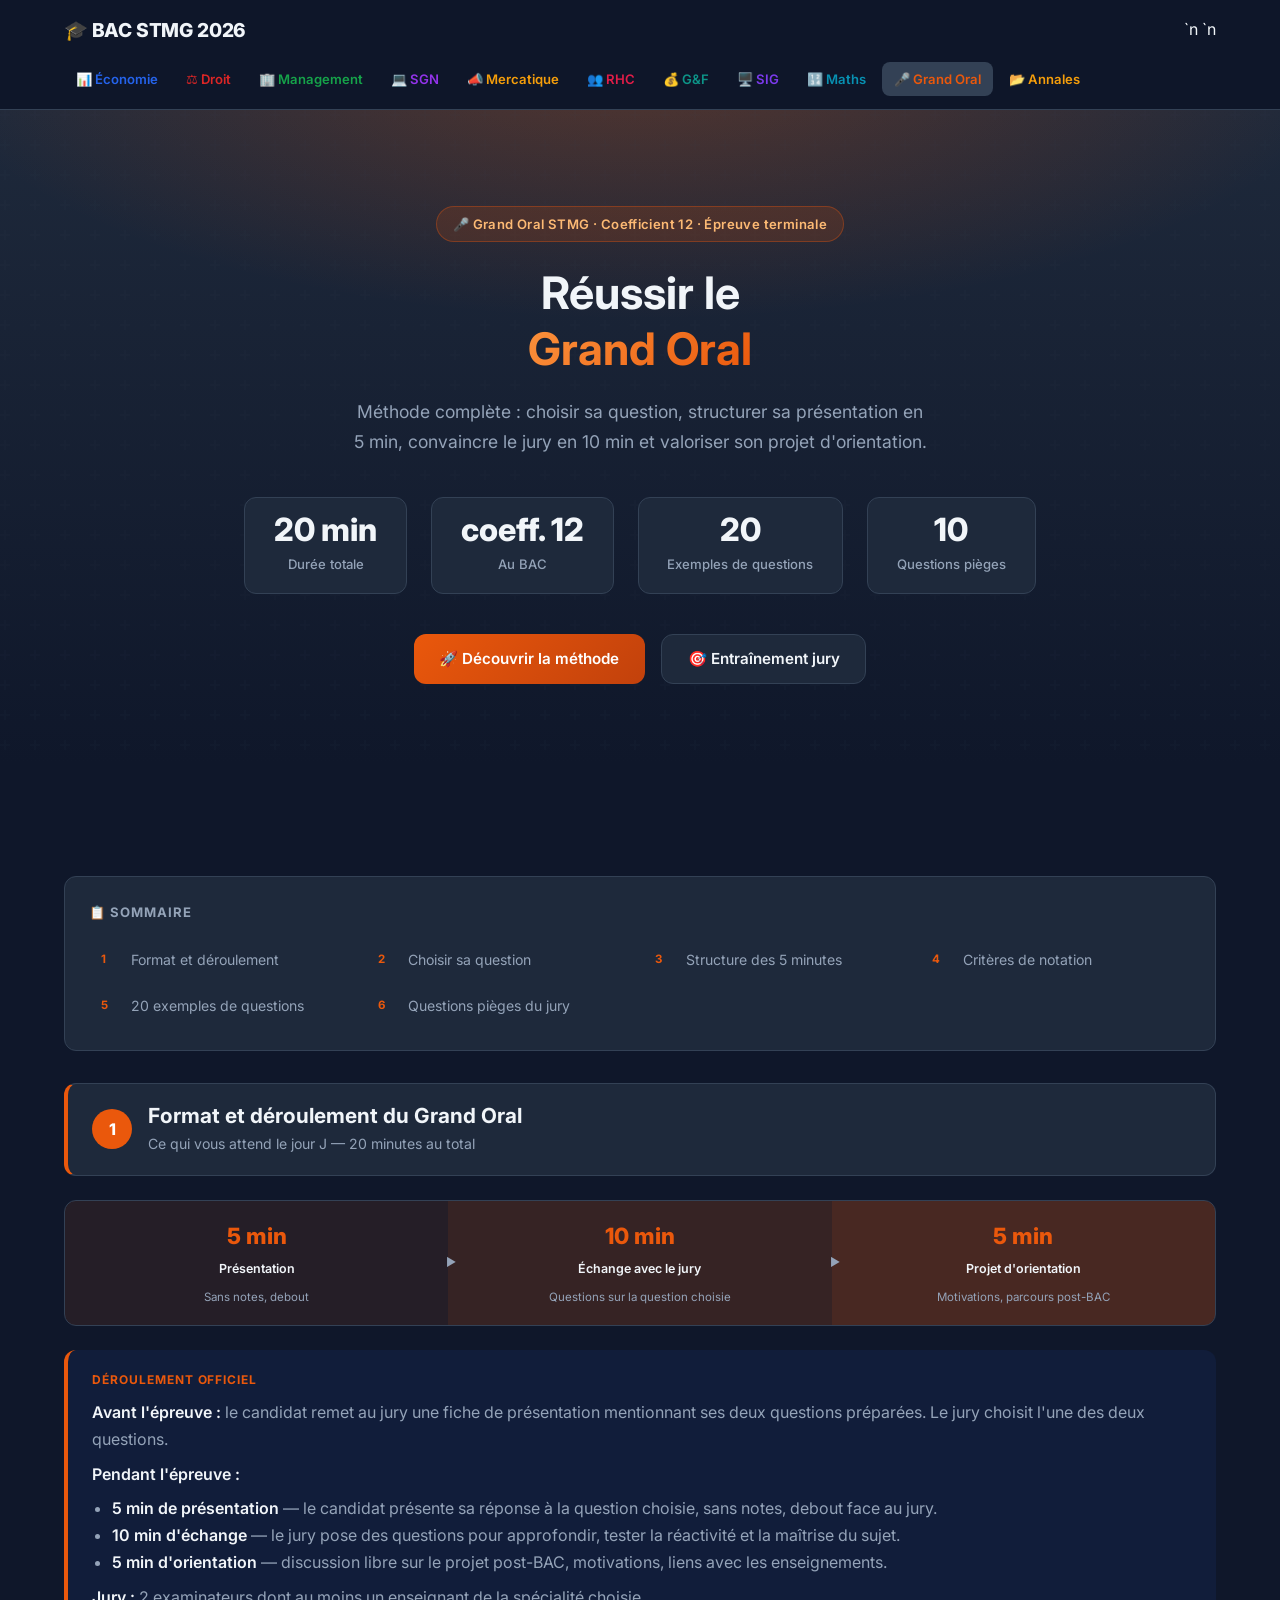
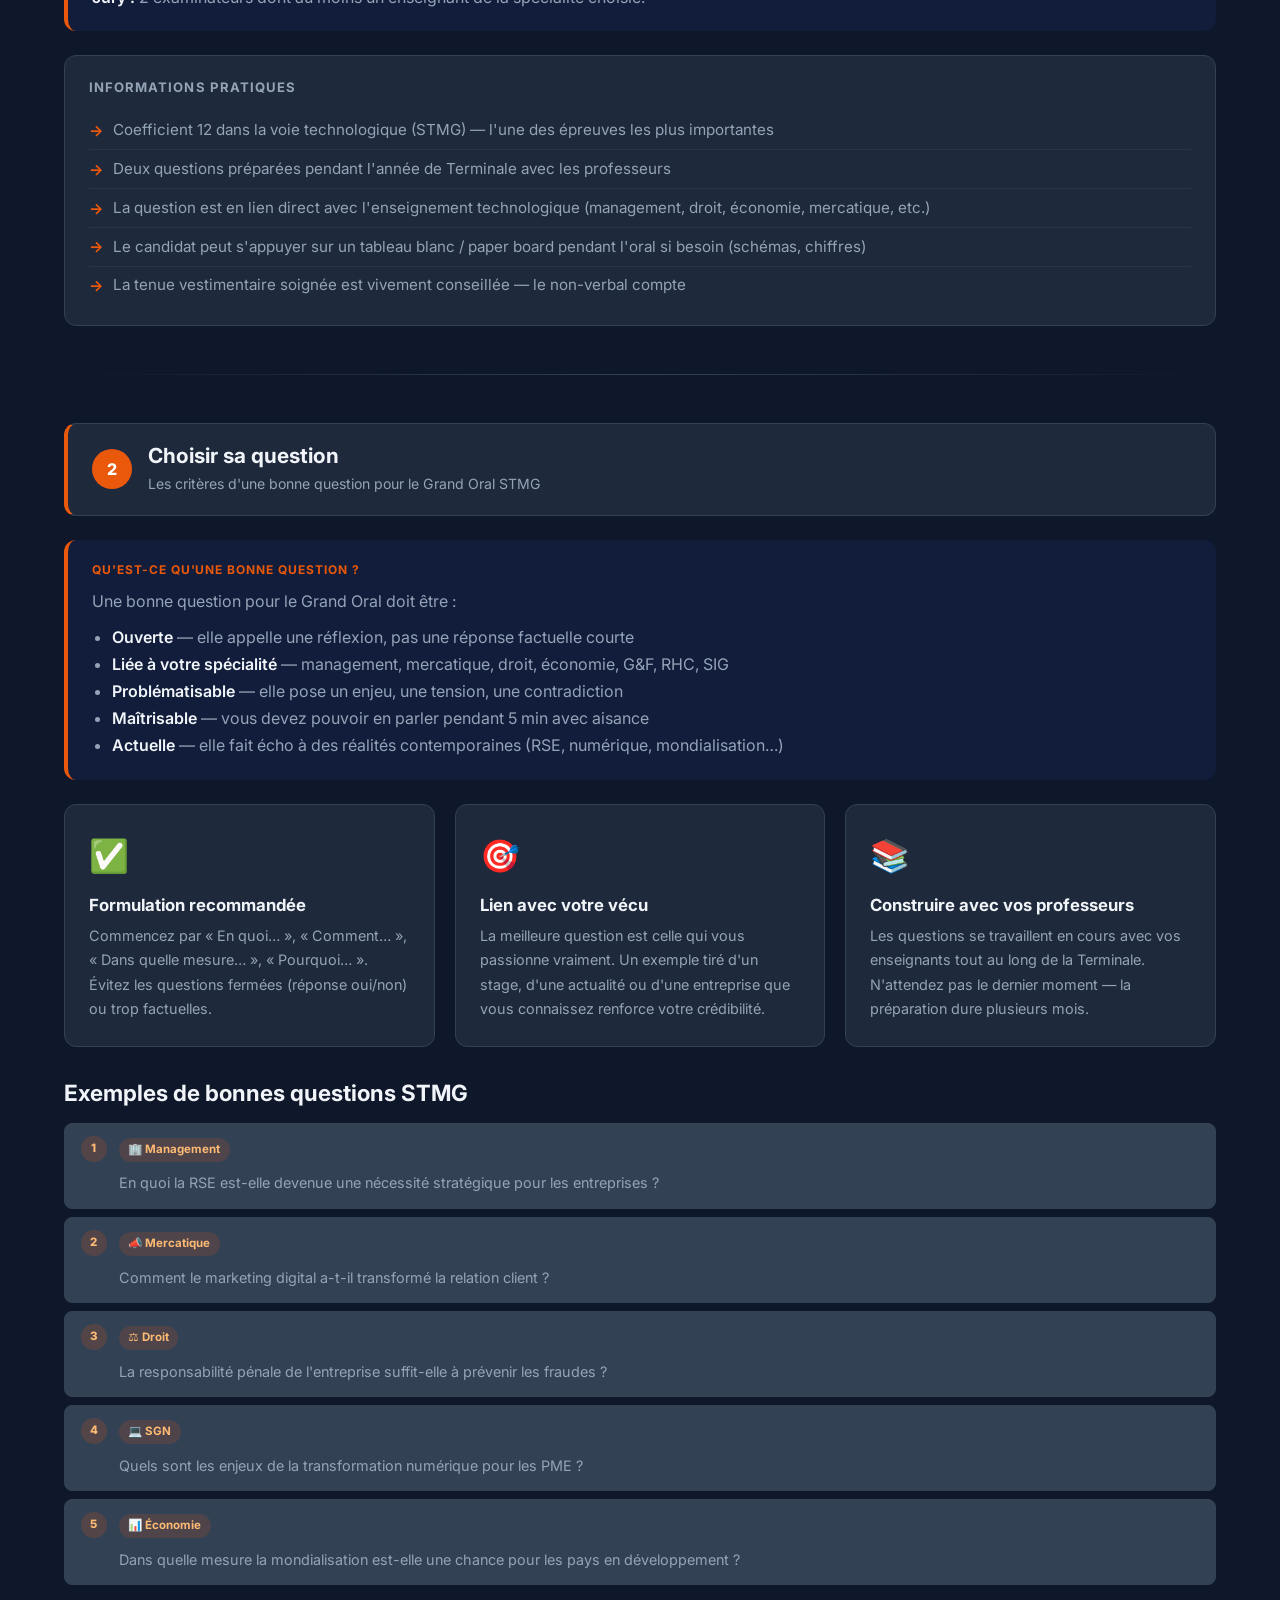
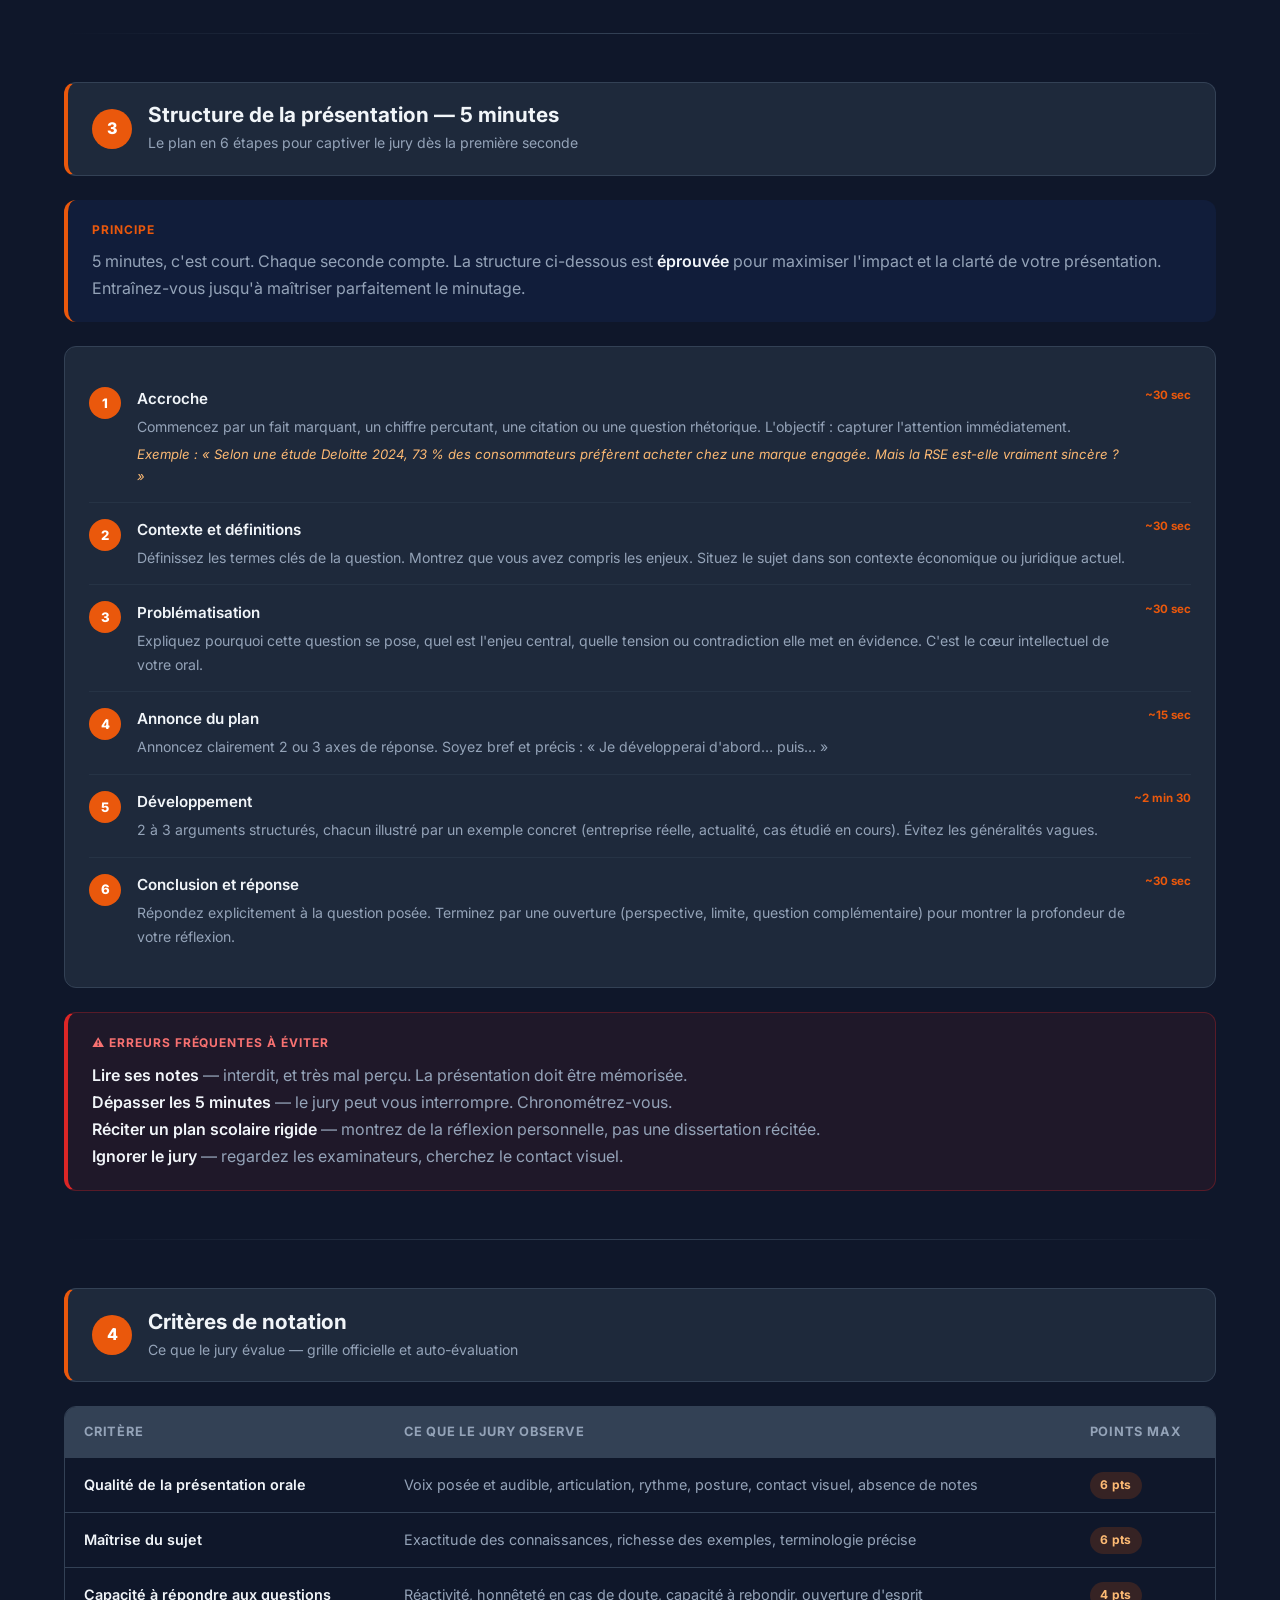
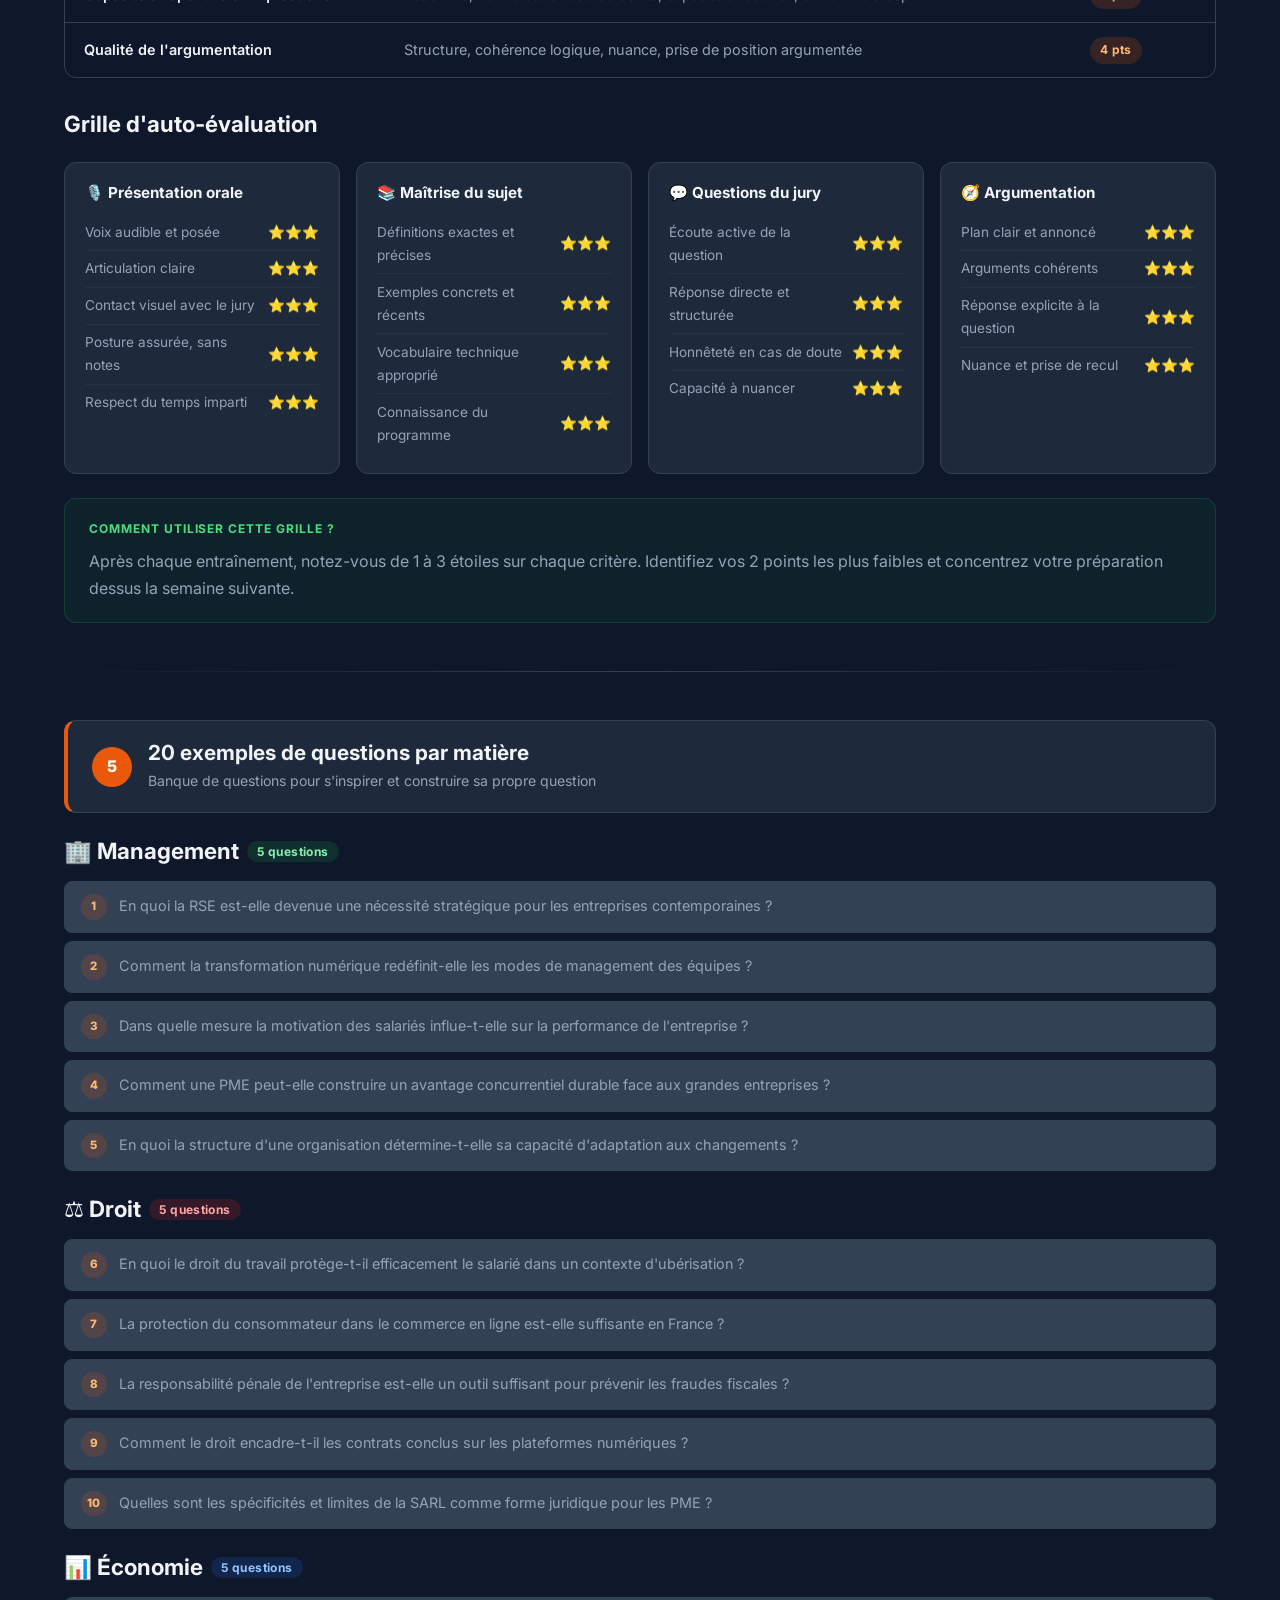
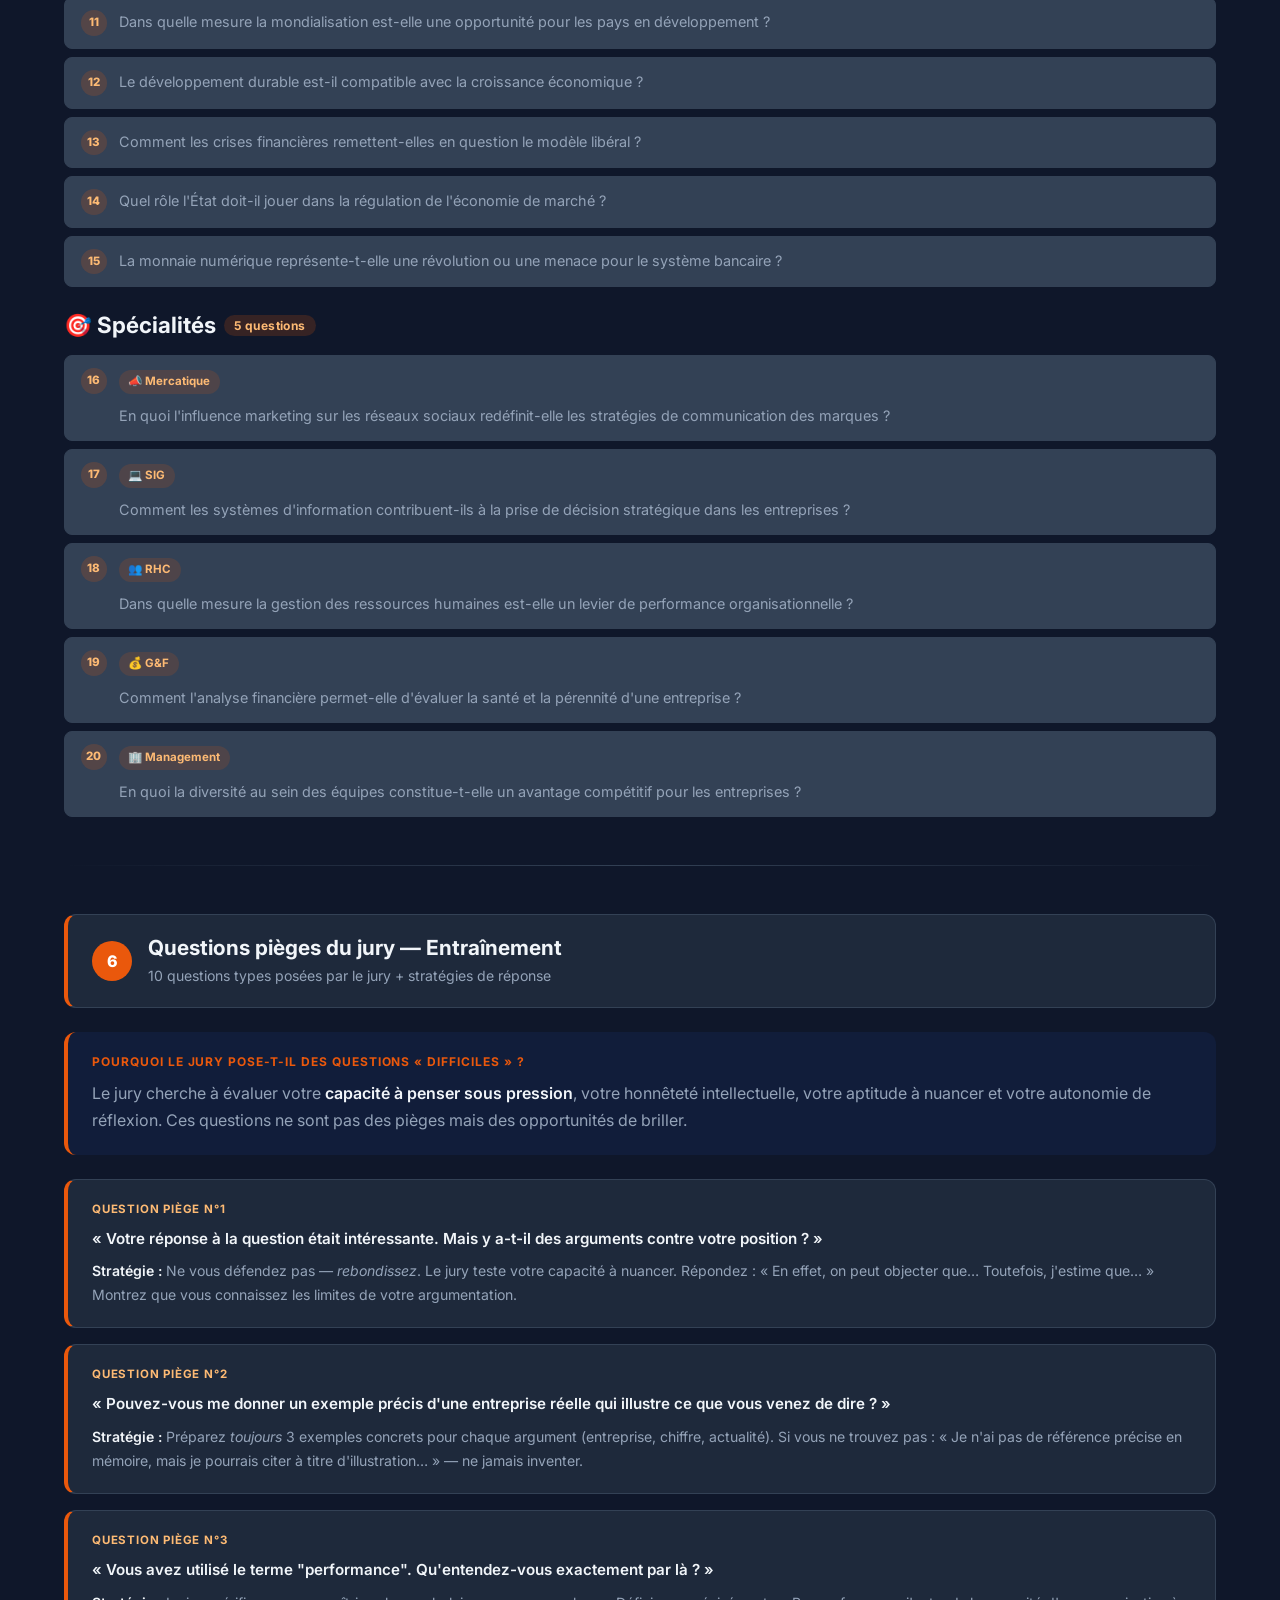
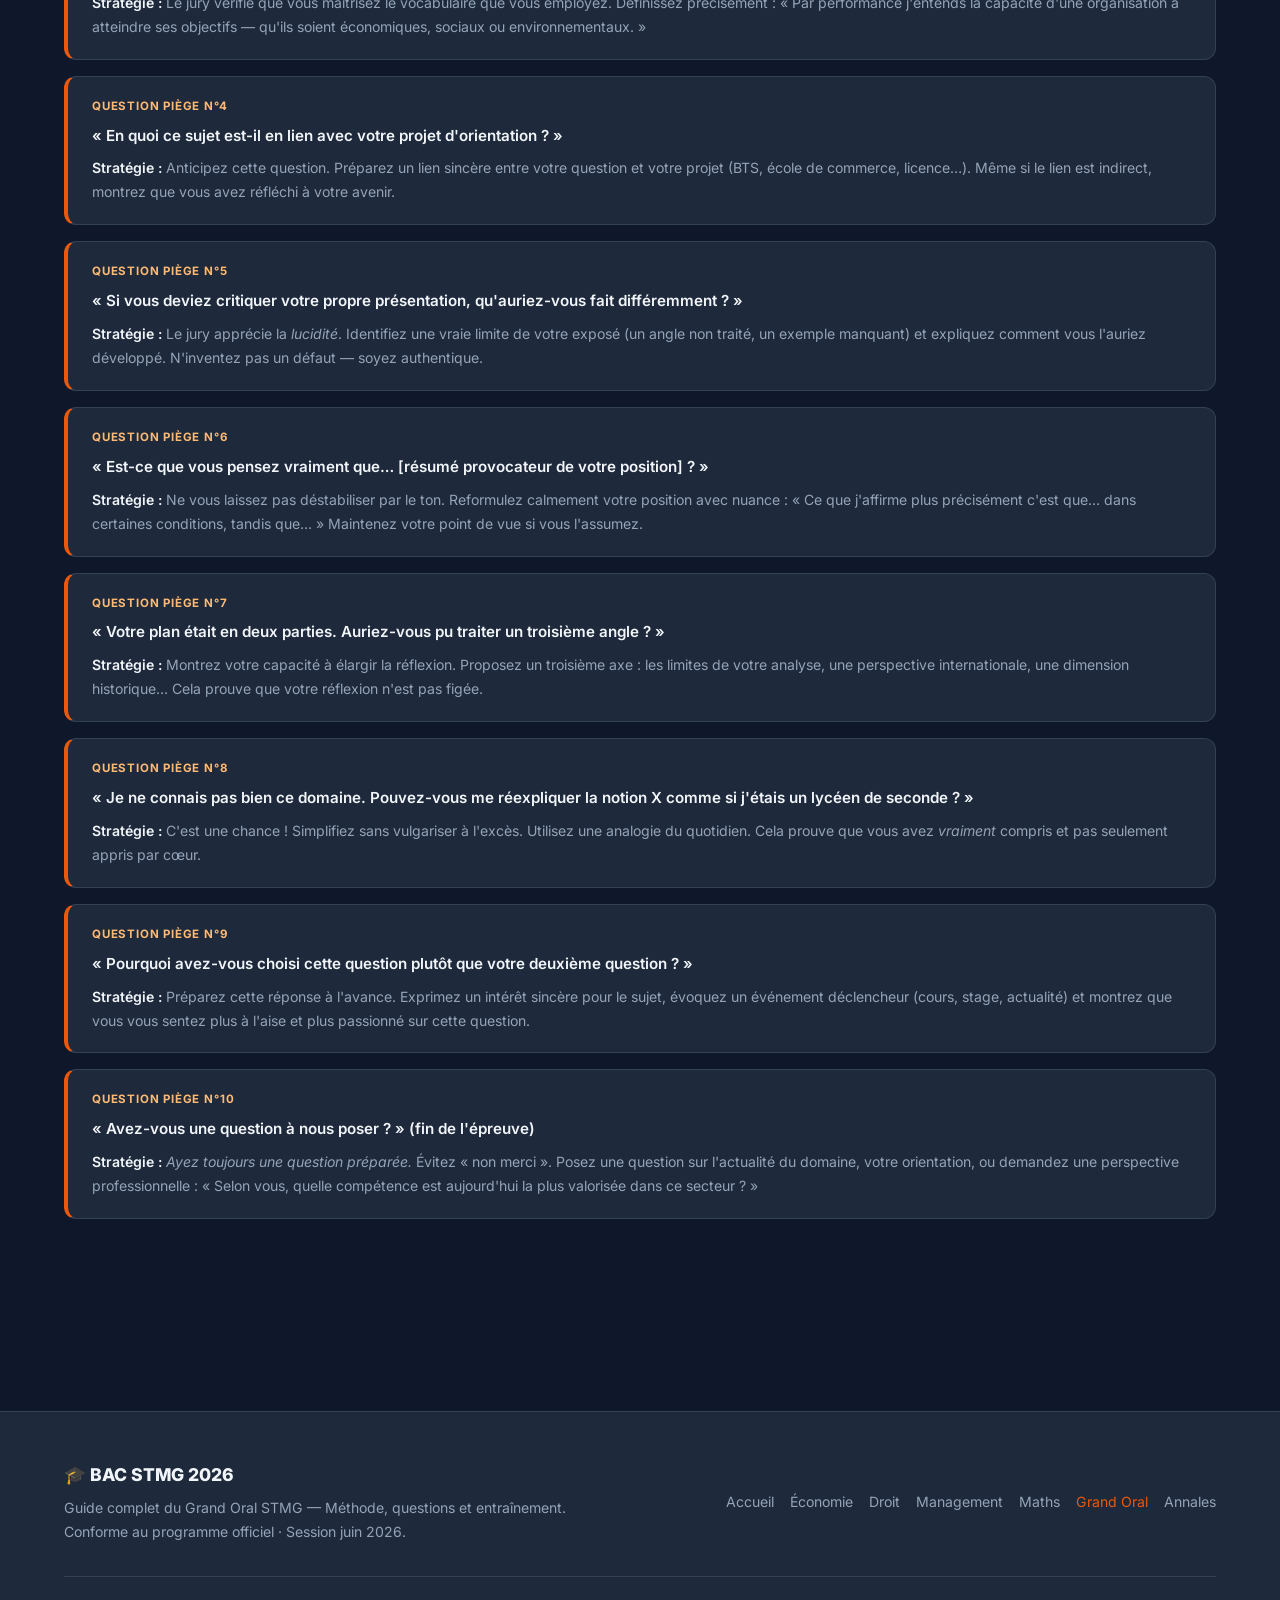
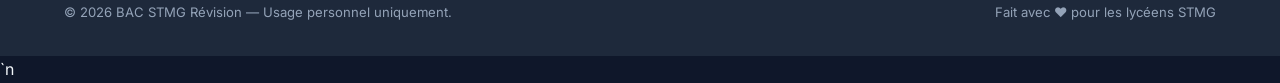
<file: grand-oral.html>
﻿<!DOCTYPE html>
<html lang="fr">
<head>
  <meta charset="UTF-8">
  <meta name="viewport" content="width=device-width, initial-scale=1.0">
  <meta name="description" content="Prépare ton Grand Oral BAC STMG 2026 : méthode, choix de la question, structure de la présentation, critères de notation, 20 exemples de questions, entraînement jury.">
  <title>Grand Oral BAC STMG 2026 — Méthode complète</title>
  <link rel="preconnect" href="https://fonts.googleapis.com">
  <link rel="preconnect" href="https://fonts.gstatic.com" crossorigin>
  <link href="https://fonts.googleapis.com/css2?family=Inter:wght@400;500;600;700;800&display=swap" rel="stylesheet">
  <link rel="stylesheet" href="css/style.css">
  <style>
    :root { --card-color: var(--go); }
    .grand-oral .chapter-header { border-left-color: var(--go); }
    .grand-oral .chapter-number { background: var(--go); }
    .grand-oral .def-box { border-left-color: var(--go); }
    .grand-oral .def-box .def-title { color: var(--go); }
    .grand-oral .key-points li::before { color: var(--go); }
    .grand-oral .exercise-question { border-left-color: var(--go); }
    .grand-oral .toc-item-num { color: var(--go); }
    .hero-go {
      background: radial-gradient(ellipse 80% 60% at 50% -10%, rgba(234,88,12,.28) 0%, transparent 70%),
                  linear-gradient(180deg, var(--bg2) 0%, var(--bg) 100%);
    }
    .hero-go h1 span {
      background: linear-gradient(135deg, #fb923c, #ea580c);
      -webkit-background-clip: text;
      -webkit-text-fill-color: transparent;
      background-clip: text;
    }
    /* Minuterie visuelle */
    .timeline {
      display: flex;
      gap: 0;
      border-radius: var(--radius);
      overflow: hidden;
      border: 1px solid var(--border);
      margin: 1.5rem 0;
    }
    .timeline-step {
      flex: 1;
      padding: 1rem .75rem;
      text-align: center;
      position: relative;
    }
    .timeline-step:not(:last-child)::after {
      content: '▶';
      position: absolute;
      right: -8px;
      top: 50%;
      transform: translateY(-50%);
      color: var(--text2);
      font-size: .7rem;
      z-index: 2;
    }
    .timeline-step-time {
      font-size: 1.4rem;
      font-weight: 800;
      color: var(--go);
      display: block;
      margin-bottom: .2rem;
    }
    .timeline-step-label {
      font-size: .78rem;
      font-weight: 600;
      color: var(--text);
      display: block;
      margin-bottom: .15rem;
    }
    .timeline-step-desc {
      font-size: .72rem;
      color: var(--text2);
    }
    .timeline-step.t1 { background: rgba(234,88,12,.10); }
    .timeline-step.t2 { background: rgba(234,88,12,.18); }
    .timeline-step.t3 { background: rgba(234,88,12,.26); }
    /* Grille d'auto-évaluation */
    .eval-grid {
      display: grid;
      grid-template-columns: repeat(auto-fill, minmax(260px, 1fr));
      gap: 1rem;
      margin: 1.5rem 0;
    }
    .eval-card {
      background: var(--bg2);
      border: 1px solid var(--border);
      border-radius: var(--radius);
      padding: 1.25rem;
    }
    .eval-card h4 {
      color: var(--text);
      font-size: .95rem;
      margin-bottom: .75rem;
      display: flex;
      align-items: center;
      gap: .5rem;
    }
    .eval-row {
      display: flex;
      align-items: center;
      justify-content: space-between;
      padding: .4rem 0;
      border-bottom: 1px solid rgba(51,65,85,.4);
      font-size: .85rem;
      color: var(--text2);
      gap: .5rem;
    }
    .eval-row:last-child { border-bottom: none; }
    .stars { color: var(--go); font-size: .85rem; }
    /* Questions exemples */
    .questions-list {
      display: flex;
      flex-direction: column;
      gap: .5rem;
      margin: 1rem 0;
    }
    .question-item {
      background: var(--bg3);
      border: 1px solid var(--border);
      border-radius: 8px;
      padding: .75rem 1rem;
      font-size: .9rem;
      color: var(--text2);
      display: flex;
      align-items: flex-start;
      gap: .75rem;
      transition: border-color var(--transition), background var(--transition);
    }
    .question-item:hover {
      border-color: var(--go);
      background: rgba(234,88,12,.06);
      color: var(--text);
    }
    .question-num {
      min-width: 1.6rem; height: 1.6rem;
      background: rgba(234,88,12,.18);
      border-radius: 50%;
      display: flex; align-items: center; justify-content: center;
      font-size: .72rem; font-weight: 800;
      color: #fdba74;
      flex-shrink: 0;
    }
    /* Matière badge */
    .mat-badge {
      display: inline-flex; align-items: center; gap: .3rem;
      padding: .15rem .6rem; border-radius: 999px;
      font-size: .72rem; font-weight: 700;
      background: rgba(234,88,12,.15); color: #fdba74;
      margin-bottom: .6rem;
    }
    /* Plan step */
    .plan-step {
      display: flex;
      gap: 1rem;
      align-items: flex-start;
      padding: .9rem 0;
      border-bottom: 1px solid rgba(51,65,85,.4);
    }
    .plan-step:last-child { border-bottom: none; }
    .plan-step-num {
      min-width: 2rem; height: 2rem;
      background: var(--go);
      border-radius: 50%;
      display: flex; align-items: center; justify-content: center;
      font-size: .82rem; font-weight: 800;
      color: #fff;
      flex-shrink: 0;
      margin-top: .1rem;
    }
    .plan-step-content strong { color: var(--text); font-size: .95rem; display: block; margin-bottom: .2rem; }
    .plan-step-content p { font-size: .88rem; color: var(--text2); margin: 0; }
    .plan-step-time { font-size: .72rem; color: var(--go); font-weight: 700; margin-left: auto; white-space: nowrap; }
    /* Piège jury */
    .jury-q {
      background: var(--bg2);
      border: 1px solid var(--border);
      border-left: 4px solid var(--go);
      border-radius: var(--radius);
      padding: 1.25rem 1.5rem;
      margin: 1rem 0;
    }
    .jury-q-label { font-size: .72rem; font-weight: 700; text-transform: uppercase; letter-spacing: .07em; color: #fdba74; margin-bottom: .4rem; }
    .jury-q-text { font-size: .95rem; color: var(--text); font-weight: 600; margin-bottom: .5rem; }
    .jury-q-tip { font-size: .88rem; color: var(--text2); }
    .jury-q-tip strong { color: var(--text); }
  </style>
</head>
<body class="grand-oral">

<!-- ══════════════════════════════════════════════════════════
     NAVBAR
══════════════════════════════════════════════════════════ -->
<nav class="navbar">
  <div class="container">
    <div class="navbar-inner">
      <a href="index.html" class="navbar-logo">🎓 BAC STMG 2026</a>`n      <button class="nav-hamburger" id="navToggle" aria-label="Menu" aria-expanded="false">☰</button>`n      <div class="navbar-links" id="navLinks">
        <a href="economie.html"         class="nav-eco">📊 Économie</a>
        <a href="droit.html"            class="nav-droit">⚖️ Droit</a>
        <a href="management.html"       class="nav-mgmt">🏢 Management</a>
        <a href="sciences-gestion.html" class="nav-sg">💻 SGN</a>
        <a href="mercatique.html"       class="nav-merca">📣 Mercatique</a>
        <a href="rhc.html"              class="nav-rhc">👥 RHC</a>
        <a href="gestion-finance.html"  class="nav-gf">💰 G&amp;F</a>
        <a href="sig.html"              class="nav-sig">🖥️ SIG</a>
        <a href="maths.html"            class="nav-maths">🔢 Maths</a>
        <a href="grand-oral.html"       class="nav-go" style="background:rgba(234,88,12,.12);">🎤 Grand Oral</a>
        <a href="annales.html" class="nav-merca">📂 Annales</a>
      </div>
    </div>
  </div>
</nav>

<!-- ══════════════════════════════════════════════════════════
     HERO
══════════════════════════════════════════════════════════ -->
<section class="hero hero-go">
  <div class="container" style="position:relative;z-index:1;">
    <div class="hero-badge" style="background:rgba(234,88,12,.15);border-color:rgba(234,88,12,.35);color:#fdba74;">
      🎤 Grand Oral STMG · Coefficient 12 · Épreuve terminale
    </div>
    <h1>Réussir le<br><span>Grand Oral</span></h1>
    <p class="hero-desc">
      Méthode complète : choisir sa question, structurer sa présentation en 5 min, convaincre le jury en 10 min et valoriser son projet d'orientation.
    </p>
    <div class="hero-stats">
      <div class="hero-stat">
        <span class="stat-value">20 min</span>
        <span class="stat-label">Durée totale</span>
      </div>
      <div class="hero-stat">
        <span class="stat-value">coeff. 12</span>
        <span class="stat-label">Au BAC</span>
      </div>
      <div class="hero-stat">
        <span class="stat-value">20</span>
        <span class="stat-label">Exemples de questions</span>
      </div>
      <div class="hero-stat">
        <span class="stat-value">10</span>
        <span class="stat-label">Questions pièges</span>
      </div>
    </div>
    <div class="hero-cta">
      <a href="#format" class="btn" style="background:linear-gradient(135deg,#ea580c,#c2410c);color:#fff;">🚀 Découvrir la méthode</a>
      <a href="#entrainement" class="btn btn-secondary">🎯 Entraînement jury</a>
    </div>
  </div>
</section>

<!-- ══════════════════════════════════════════════════════════
     CONTENU
══════════════════════════════════════════════════════════ -->
<main class="section">
  <div class="container">

    <!-- Table des matières -->
    <div class="toc">
      <div class="toc-title">📋 Sommaire</div>
      <div class="toc-grid">
        <a href="#format"        class="toc-item"><span class="toc-item-num">1</span> Format et déroulement</a>
        <a href="#question"      class="toc-item"><span class="toc-item-num">2</span> Choisir sa question</a>
        <a href="#structure"     class="toc-item"><span class="toc-item-num">3</span> Structure des 5 minutes</a>
        <a href="#notation"      class="toc-item"><span class="toc-item-num">4</span> Critères de notation</a>
        <a href="#exemples"      class="toc-item"><span class="toc-item-num">5</span> 20 exemples de questions</a>
        <a href="#entrainement"  class="toc-item"><span class="toc-item-num">6</span> Questions pièges du jury</a>
      </div>
    </div>

    <!-- ══════════════════════════════════════════════════════
         SECTION 1 — Format
    ══════════════════════════════════════════════════════ -->
    <div class="chapter" id="format">
      <div class="chapter-header">
        <div class="chapter-number">1</div>
        <div>
          <h2>Format et déroulement du Grand Oral</h2>
          <p style="color:var(--text2);font-size:.88rem;margin-top:.2rem;">Ce qui vous attend le jour J — 20 minutes au total</p>
        </div>
      </div>

      <!-- Minuterie visuelle -->
      <div class="timeline">
        <div class="timeline-step t1">
          <span class="timeline-step-time">5 min</span>
          <span class="timeline-step-label">Présentation</span>
          <span class="timeline-step-desc">Sans notes, debout</span>
        </div>
        <div class="timeline-step t2">
          <span class="timeline-step-time">10 min</span>
          <span class="timeline-step-label">Échange avec le jury</span>
          <span class="timeline-step-desc">Questions sur la question choisie</span>
        </div>
        <div class="timeline-step t3">
          <span class="timeline-step-time">5 min</span>
          <span class="timeline-step-label">Projet d'orientation</span>
          <span class="timeline-step-desc">Motivations, parcours post-BAC</span>
        </div>
      </div>

      <div class="def-box">
        <div class="def-title">Déroulement officiel</div>
        <p><strong>Avant l'épreuve :</strong> le candidat remet au jury une fiche de présentation mentionnant ses deux questions préparées. Le jury choisit l'une des deux questions.</p>
        <p style="margin-top:.5rem;"><strong>Pendant l'épreuve :</strong></p>
        <ul style="margin:.4rem 0 0 1.25rem;list-style:disc;color:var(--text2);">
          <li><strong>5 min de présentation</strong> — le candidat présente sa réponse à la question choisie, sans notes, debout face au jury.</li>
          <li><strong>10 min d'échange</strong> — le jury pose des questions pour approfondir, tester la réactivité et la maîtrise du sujet.</li>
          <li><strong>5 min d'orientation</strong> — discussion libre sur le projet post-BAC, motivations, liens avec les enseignements.</li>
        </ul>
        <p style="margin-top:.5rem;"><strong>Jury :</strong> 2 examinateurs dont au moins un enseignant de la spécialité choisie.</p>
      </div>

      <div class="key-points">
        <div class="key-points-title">Informations pratiques</div>
        <ul>
          <li>Coefficient 12 dans la voie technologique (STMG) — l'une des épreuves les plus importantes</li>
          <li>Deux questions préparées pendant l'année de Terminale avec les professeurs</li>
          <li>La question est en lien direct avec l'enseignement technologique (management, droit, économie, mercatique, etc.)</li>
          <li>Le candidat peut s'appuyer sur un tableau blanc / paper board pendant l'oral si besoin (schémas, chiffres)</li>
          <li>La tenue vestimentaire soignée est vivement conseillée — le non-verbal compte</li>
        </ul>
      </div>
    </div>

    <div class="divider"></div>

    <!-- ══════════════════════════════════════════════════════
         SECTION 2 — Choisir sa question
    ══════════════════════════════════════════════════════ -->
    <div class="chapter" id="question">
      <div class="chapter-header">
        <div class="chapter-number">2</div>
        <div>
          <h2>Choisir sa question</h2>
          <p style="color:var(--text2);font-size:.88rem;margin-top:.2rem;">Les critères d'une bonne question pour le Grand Oral STMG</p>
        </div>
      </div>

      <div class="def-box">
        <div class="def-title">Qu'est-ce qu'une bonne question ?</div>
        <p>Une bonne question pour le Grand Oral doit être :</p>
        <ul style="margin:.5rem 0 0 1.25rem;list-style:disc;color:var(--text2);">
          <li><strong>Ouverte</strong> — elle appelle une réflexion, pas une réponse factuelle courte</li>
          <li><strong>Liée à votre spécialité</strong> — management, mercatique, droit, économie, G&amp;F, RHC, SIG</li>
          <li><strong>Problématisable</strong> — elle pose un enjeu, une tension, une contradiction</li>
          <li><strong>Maîtrisable</strong> — vous devez pouvoir en parler pendant 5 min avec aisance</li>
          <li><strong>Actuelle</strong> — elle fait écho à des réalités contemporaines (RSE, numérique, mondialisation…)</li>
        </ul>
      </div>

      <div class="tips-grid">
        <div class="tip-card">
          <div class="tip-icon">✅</div>
          <h4>Formulation recommandée</h4>
          <p>Commencez par « En quoi… », « Comment… », « Dans quelle mesure… », « Pourquoi… ». Évitez les questions fermées (réponse oui/non) ou trop factuelles.</p>
        </div>
        <div class="tip-card">
          <div class="tip-icon">🎯</div>
          <h4>Lien avec votre vécu</h4>
          <p>La meilleure question est celle qui vous passionne vraiment. Un exemple tiré d'un stage, d'une actualité ou d'une entreprise que vous connaissez renforce votre crédibilité.</p>
        </div>
        <div class="tip-card">
          <div class="tip-icon">📚</div>
          <h4>Construire avec vos professeurs</h4>
          <p>Les questions se travaillent en cours avec vos enseignants tout au long de la Terminale. N'attendez pas le dernier moment — la préparation dure plusieurs mois.</p>
        </div>
      </div>

      <h3 style="color:var(--text);margin:2rem 0 1rem;">Exemples de bonnes questions STMG</h3>
      <div class="questions-list">
        <div class="question-item">
          <div class="question-num">1</div>
          <div><span class="mat-badge">🏢 Management</span><br>En quoi la RSE est-elle devenue une nécessité stratégique pour les entreprises ?</div>
        </div>
        <div class="question-item">
          <div class="question-num">2</div>
          <div><span class="mat-badge">📣 Mercatique</span><br>Comment le marketing digital a-t-il transformé la relation client ?</div>
        </div>
        <div class="question-item">
          <div class="question-num">3</div>
          <div><span class="mat-badge">⚖️ Droit</span><br>La responsabilité pénale de l'entreprise suffit-elle à prévenir les fraudes ?</div>
        </div>
        <div class="question-item">
          <div class="question-num">4</div>
          <div><span class="mat-badge">💻 SGN</span><br>Quels sont les enjeux de la transformation numérique pour les PME ?</div>
        </div>
        <div class="question-item">
          <div class="question-num">5</div>
          <div><span class="mat-badge">📊 Économie</span><br>Dans quelle mesure la mondialisation est-elle une chance pour les pays en développement ?</div>
        </div>
      </div>
    </div>

    <div class="divider"></div>

    <!-- ══════════════════════════════════════════════════════
         SECTION 3 — Structure de la présentation
    ══════════════════════════════════════════════════════ -->
    <div class="chapter" id="structure">
      <div class="chapter-header">
        <div class="chapter-number">3</div>
        <div>
          <h2>Structure de la présentation — 5 minutes</h2>
          <p style="color:var(--text2);font-size:.88rem;margin-top:.2rem;">Le plan en 6 étapes pour captiver le jury dès la première seconde</p>
        </div>
      </div>

      <div class="def-box">
        <div class="def-title">Principe</div>
        <p>5 minutes, c'est court. Chaque seconde compte. La structure ci-dessous est <strong>éprouvée</strong> pour maximiser l'impact et la clarté de votre présentation. Entraînez-vous jusqu'à maîtriser parfaitement le minutage.</p>
      </div>

      <div style="background:var(--bg2);border:1px solid var(--border);border-radius:var(--radius);padding:1.5rem;margin:1.5rem 0;">
        <div class="plan-step">
          <div class="plan-step-num">1</div>
          <div class="plan-step-content">
            <strong>Accroche</strong>
            <p>Commencez par un fait marquant, un chiffre percutant, une citation ou une question rhétorique. L'objectif : capturer l'attention immédiatement.</p>
            <p style="margin-top:.25rem;font-style:italic;color:#fdba74;font-size:.82rem;">Exemple : « Selon une étude Deloitte 2024, 73 % des consommateurs préfèrent acheter chez une marque engagée. Mais la RSE est-elle vraiment sincère ? »</p>
          </div>
          <span class="plan-step-time">~30 sec</span>
        </div>
        <div class="plan-step">
          <div class="plan-step-num">2</div>
          <div class="plan-step-content">
            <strong>Contexte et définitions</strong>
            <p>Définissez les termes clés de la question. Montrez que vous avez compris les enjeux. Situez le sujet dans son contexte économique ou juridique actuel.</p>
          </div>
          <span class="plan-step-time">~30 sec</span>
        </div>
        <div class="plan-step">
          <div class="plan-step-num">3</div>
          <div class="plan-step-content">
            <strong>Problématisation</strong>
            <p>Expliquez pourquoi cette question se pose, quel est l'enjeu central, quelle tension ou contradiction elle met en évidence. C'est le cœur intellectuel de votre oral.</p>
          </div>
          <span class="plan-step-time">~30 sec</span>
        </div>
        <div class="plan-step">
          <div class="plan-step-num">4</div>
          <div class="plan-step-content">
            <strong>Annonce du plan</strong>
            <p>Annoncez clairement 2 ou 3 axes de réponse. Soyez bref et précis : « Je développerai d'abord… puis… »</p>
          </div>
          <span class="plan-step-time">~15 sec</span>
        </div>
        <div class="plan-step">
          <div class="plan-step-num">5</div>
          <div class="plan-step-content">
            <strong>Développement</strong>
            <p>2 à 3 arguments structurés, chacun illustré par un exemple concret (entreprise réelle, actualité, cas étudié en cours). Évitez les généralités vagues.</p>
          </div>
          <span class="plan-step-time">~2 min 30</span>
        </div>
        <div class="plan-step">
          <div class="plan-step-num">6</div>
          <div class="plan-step-content">
            <strong>Conclusion et réponse</strong>
            <p>Répondez explicitement à la question posée. Terminez par une ouverture (perspective, limite, question complémentaire) pour montrer la profondeur de votre réflexion.</p>
          </div>
          <span class="plan-step-time">~30 sec</span>
        </div>
      </div>

      <div class="notice-box">
        <div class="notice-title">⚠️ Erreurs fréquentes à éviter</div>
        <p><strong>Lire ses notes</strong> — interdit, et très mal perçu. La présentation doit être mémorisée.<br>
        <strong>Dépasser les 5 minutes</strong> — le jury peut vous interrompre. Chronométrez-vous.<br>
        <strong>Réciter un plan scolaire rigide</strong> — montrez de la réflexion personnelle, pas une dissertation récitée.<br>
        <strong>Ignorer le jury</strong> — regardez les examinateurs, cherchez le contact visuel.</p>
      </div>
    </div>

    <div class="divider"></div>

    <!-- ══════════════════════════════════════════════════════
         SECTION 4 — Critères de notation
    ══════════════════════════════════════════════════════ -->
    <div class="chapter" id="notation">
      <div class="chapter-header">
        <div class="chapter-number">4</div>
        <div>
          <h2>Critères de notation</h2>
          <p style="color:var(--text2);font-size:.88rem;margin-top:.2rem;">Ce que le jury évalue — grille officielle et auto-évaluation</p>
        </div>
      </div>

      <div class="table-wrapper">
        <table>
          <thead>
            <tr>
              <th>Critère</th>
              <th>Ce que le jury observe</th>
              <th>Points max</th>
            </tr>
          </thead>
          <tbody>
            <tr>
              <td><strong>Qualité de la présentation orale</strong></td>
              <td>Voix posée et audible, articulation, rythme, posture, contact visuel, absence de notes</td>
              <td><span class="badge badge-go">6 pts</span></td>
            </tr>
            <tr>
              <td><strong>Maîtrise du sujet</strong></td>
              <td>Exactitude des connaissances, richesse des exemples, terminologie précise</td>
              <td><span class="badge badge-go">6 pts</span></td>
            </tr>
            <tr>
              <td><strong>Capacité à répondre aux questions</strong></td>
              <td>Réactivité, honnêteté en cas de doute, capacité à rebondir, ouverture d'esprit</td>
              <td><span class="badge badge-go">4 pts</span></td>
            </tr>
            <tr>
              <td><strong>Qualité de l'argumentation</strong></td>
              <td>Structure, cohérence logique, nuance, prise de position argumentée</td>
              <td><span class="badge badge-go">4 pts</span></td>
            </tr>
          </tbody>
        </table>
      </div>

      <h3 style="color:var(--text);margin:2rem 0 1rem;">Grille d'auto-évaluation</h3>
      <div class="eval-grid">
        <div class="eval-card">
          <h4>🎙️ Présentation orale</h4>
          <div class="eval-row"><span>Voix audible et posée</span><span class="stars">⭐⭐⭐</span></div>
          <div class="eval-row"><span>Articulation claire</span><span class="stars">⭐⭐⭐</span></div>
          <div class="eval-row"><span>Contact visuel avec le jury</span><span class="stars">⭐⭐⭐</span></div>
          <div class="eval-row"><span>Posture assurée, sans notes</span><span class="stars">⭐⭐⭐</span></div>
          <div class="eval-row"><span>Respect du temps imparti</span><span class="stars">⭐⭐⭐</span></div>
        </div>
        <div class="eval-card">
          <h4>📚 Maîtrise du sujet</h4>
          <div class="eval-row"><span>Définitions exactes et précises</span><span class="stars">⭐⭐⭐</span></div>
          <div class="eval-row"><span>Exemples concrets et récents</span><span class="stars">⭐⭐⭐</span></div>
          <div class="eval-row"><span>Vocabulaire technique approprié</span><span class="stars">⭐⭐⭐</span></div>
          <div class="eval-row"><span>Connaissance du programme</span><span class="stars">⭐⭐⭐</span></div>
        </div>
        <div class="eval-card">
          <h4>💬 Questions du jury</h4>
          <div class="eval-row"><span>Écoute active de la question</span><span class="stars">⭐⭐⭐</span></div>
          <div class="eval-row"><span>Réponse directe et structurée</span><span class="stars">⭐⭐⭐</span></div>
          <div class="eval-row"><span>Honnêteté en cas de doute</span><span class="stars">⭐⭐⭐</span></div>
          <div class="eval-row"><span>Capacité à nuancer</span><span class="stars">⭐⭐⭐</span></div>
        </div>
        <div class="eval-card">
          <h4>🧭 Argumentation</h4>
          <div class="eval-row"><span>Plan clair et annoncé</span><span class="stars">⭐⭐⭐</span></div>
          <div class="eval-row"><span>Arguments cohérents</span><span class="stars">⭐⭐⭐</span></div>
          <div class="eval-row"><span>Réponse explicite à la question</span><span class="stars">⭐⭐⭐</span></div>
          <div class="eval-row"><span>Nuance et prise de recul</span><span class="stars">⭐⭐⭐</span></div>
        </div>
      </div>

      <div class="example-box">
        <div class="example-title">Comment utiliser cette grille ?</div>
        <p>Après chaque entraînement, notez-vous de 1 à 3 étoiles sur chaque critère. Identifiez vos 2 points les plus faibles et concentrez votre préparation dessus la semaine suivante.</p>
      </div>
    </div>

    <div class="divider"></div>

    <!-- ══════════════════════════════════════════════════════
         SECTION 5 — 20 exemples de questions
    ══════════════════════════════════════════════════════ -->
    <div class="chapter" id="exemples">
      <div class="chapter-header">
        <div class="chapter-number">5</div>
        <div>
          <h2>20 exemples de questions par matière</h2>
          <p style="color:var(--text2);font-size:.88rem;margin-top:.2rem;">Banque de questions pour s'inspirer et construire sa propre question</p>
        </div>
      </div>

      <!-- Management -->
      <h3 style="color:var(--text);margin:1.5rem 0 .75rem;display:flex;align-items:center;gap:.5rem;">🏢 Management <span class="badge badge-mgmt">5 questions</span></h3>
      <div class="questions-list">
        <div class="question-item"><div class="question-num">1</div><div>En quoi la RSE est-elle devenue une nécessité stratégique pour les entreprises contemporaines ?</div></div>
        <div class="question-item"><div class="question-num">2</div><div>Comment la transformation numérique redéfinit-elle les modes de management des équipes ?</div></div>
        <div class="question-item"><div class="question-num">3</div><div>Dans quelle mesure la motivation des salariés influe-t-elle sur la performance de l'entreprise ?</div></div>
        <div class="question-item"><div class="question-num">4</div><div>Comment une PME peut-elle construire un avantage concurrentiel durable face aux grandes entreprises ?</div></div>
        <div class="question-item"><div class="question-num">5</div><div>En quoi la structure d'une organisation détermine-t-elle sa capacité d'adaptation aux changements ?</div></div>
      </div>

      <!-- Droit -->
      <h3 style="color:var(--text);margin:1.5rem 0 .75rem;display:flex;align-items:center;gap:.5rem;">⚖️ Droit <span class="badge badge-droit">5 questions</span></h3>
      <div class="questions-list">
        <div class="question-item"><div class="question-num">6</div><div>En quoi le droit du travail protège-t-il efficacement le salarié dans un contexte d'ubérisation ?</div></div>
        <div class="question-item"><div class="question-num">7</div><div>La protection du consommateur dans le commerce en ligne est-elle suffisante en France ?</div></div>
        <div class="question-item"><div class="question-num">8</div><div>La responsabilité pénale de l'entreprise est-elle un outil suffisant pour prévenir les fraudes fiscales ?</div></div>
        <div class="question-item"><div class="question-num">9</div><div>Comment le droit encadre-t-il les contrats conclus sur les plateformes numériques ?</div></div>
        <div class="question-item"><div class="question-num">10</div><div>Quelles sont les spécificités et limites de la SARL comme forme juridique pour les PME ?</div></div>
      </div>

      <!-- Économie -->
      <h3 style="color:var(--text);margin:1.5rem 0 .75rem;display:flex;align-items:center;gap:.5rem;">📊 Économie <span class="badge badge-eco">5 questions</span></h3>
      <div class="questions-list">
        <div class="question-item"><div class="question-num">11</div><div>Dans quelle mesure la mondialisation est-elle une opportunité pour les pays en développement ?</div></div>
        <div class="question-item"><div class="question-num">12</div><div>Le développement durable est-il compatible avec la croissance économique ?</div></div>
        <div class="question-item"><div class="question-num">13</div><div>Comment les crises financières remettent-elles en question le modèle libéral ?</div></div>
        <div class="question-item"><div class="question-num">14</div><div>Quel rôle l'État doit-il jouer dans la régulation de l'économie de marché ?</div></div>
        <div class="question-item"><div class="question-num">15</div><div>La monnaie numérique représente-t-elle une révolution ou une menace pour le système bancaire ?</div></div>
      </div>

      <!-- Spécialités -->
      <h3 style="color:var(--text);margin:1.5rem 0 .75rem;display:flex;align-items:center;gap:.5rem;">🎯 Spécialités <span class="badge badge-go">5 questions</span></h3>
      <div class="questions-list">
        <div class="question-item">
          <div class="question-num">16</div>
          <div><span class="mat-badge">📣 Mercatique</span><br>En quoi l'influence marketing sur les réseaux sociaux redéfinit-elle les stratégies de communication des marques ?</div>
        </div>
        <div class="question-item">
          <div class="question-num">17</div>
          <div><span class="mat-badge">💻 SIG</span><br>Comment les systèmes d'information contribuent-ils à la prise de décision stratégique dans les entreprises ?</div>
        </div>
        <div class="question-item">
          <div class="question-num">18</div>
          <div><span class="mat-badge">👥 RHC</span><br>Dans quelle mesure la gestion des ressources humaines est-elle un levier de performance organisationnelle ?</div>
        </div>
        <div class="question-item">
          <div class="question-num">19</div>
          <div><span class="mat-badge">💰 G&amp;F</span><br>Comment l'analyse financière permet-elle d'évaluer la santé et la pérennité d'une entreprise ?</div>
        </div>
        <div class="question-item">
          <div class="question-num">20</div>
          <div><span class="mat-badge">🏢 Management</span><br>En quoi la diversité au sein des équipes constitue-t-elle un avantage compétitif pour les entreprises ?</div>
        </div>
      </div>
    </div>

    <div class="divider"></div>

    <!-- ══════════════════════════════════════════════════════
         SECTION 6 — Entraînement questions pièges
    ══════════════════════════════════════════════════════ -->
    <div class="chapter" id="entrainement">
      <div class="chapter-header">
        <div class="chapter-number">6</div>
        <div>
          <h2>Questions pièges du jury — Entraînement</h2>
          <p style="color:var(--text2);font-size:.88rem;margin-top:.2rem;">10 questions types posées par le jury + stratégies de réponse</p>
        </div>
      </div>

      <div class="def-box">
        <div class="def-title">Pourquoi le jury pose-t-il des questions « difficiles » ?</div>
        <p>Le jury cherche à évaluer votre <strong>capacité à penser sous pression</strong>, votre honnêteté intellectuelle, votre aptitude à nuancer et votre autonomie de réflexion. Ces questions ne sont pas des pièges mais des opportunités de briller.</p>
      </div>

      <div class="jury-q">
        <div class="jury-q-label">Question piège n°1</div>
        <div class="jury-q-text">« Votre réponse à la question était intéressante. Mais y a-t-il des arguments contre votre position ? »</div>
        <div class="jury-q-tip"><strong>Stratégie :</strong> Ne vous défendez pas — <em>rebondissez</em>. Le jury teste votre capacité à nuancer. Répondez : « En effet, on peut objecter que… Toutefois, j'estime que… » Montrez que vous connaissez les limites de votre argumentation.</div>
      </div>

      <div class="jury-q">
        <div class="jury-q-label">Question piège n°2</div>
        <div class="jury-q-text">« Pouvez-vous me donner un exemple précis d'une entreprise réelle qui illustre ce que vous venez de dire ? »</div>
        <div class="jury-q-tip"><strong>Stratégie :</strong> Préparez <em>toujours</em> 3 exemples concrets pour chaque argument (entreprise, chiffre, actualité). Si vous ne trouvez pas : « Je n'ai pas de référence précise en mémoire, mais je pourrais citer à titre d'illustration… » — ne jamais inventer.</div>
      </div>

      <div class="jury-q">
        <div class="jury-q-label">Question piège n°3</div>
        <div class="jury-q-text">« Vous avez utilisé le terme "performance". Qu'entendez-vous exactement par là ? »</div>
        <div class="jury-q-tip"><strong>Stratégie :</strong> Le jury vérifie que vous maîtrisez le vocabulaire que vous employez. Définissez précisément : « Par performance j'entends la capacité d'une organisation à atteindre ses objectifs — qu'ils soient économiques, sociaux ou environnementaux. »</div>
      </div>

      <div class="jury-q">
        <div class="jury-q-label">Question piège n°4</div>
        <div class="jury-q-text">« En quoi ce sujet est-il en lien avec votre projet d'orientation ? »</div>
        <div class="jury-q-tip"><strong>Stratégie :</strong> Anticipez cette question. Préparez un lien sincère entre votre question et votre projet (BTS, école de commerce, licence…). Même si le lien est indirect, montrez que vous avez réfléchi à votre avenir.</div>
      </div>

      <div class="jury-q">
        <div class="jury-q-label">Question piège n°5</div>
        <div class="jury-q-text">« Si vous deviez critiquer votre propre présentation, qu'auriez-vous fait différemment ? »</div>
        <div class="jury-q-tip"><strong>Stratégie :</strong> Le jury apprécie la <em>lucidité</em>. Identifiez une vraie limite de votre exposé (un angle non traité, un exemple manquant) et expliquez comment vous l'auriez développé. N'inventez pas un défaut — soyez authentique.</div>
      </div>

      <div class="jury-q">
        <div class="jury-q-label">Question piège n°6</div>
        <div class="jury-q-text">« Est-ce que vous pensez vraiment que… [résumé provocateur de votre position] ? »</div>
        <div class="jury-q-tip"><strong>Stratégie :</strong> Ne vous laissez pas déstabiliser par le ton. Reformulez calmement votre position avec nuance : « Ce que j'affirme plus précisément c'est que… dans certaines conditions, tandis que… » Maintenez votre point de vue si vous l'assumez.</div>
      </div>

      <div class="jury-q">
        <div class="jury-q-label">Question piège n°7</div>
        <div class="jury-q-text">« Votre plan était en deux parties. Auriez-vous pu traiter un troisième angle ? »</div>
        <div class="jury-q-tip"><strong>Stratégie :</strong> Montrez votre capacité à élargir la réflexion. Proposez un troisième axe : les limites de votre analyse, une perspective internationale, une dimension historique… Cela prouve que votre réflexion n'est pas figée.</div>
      </div>

      <div class="jury-q">
        <div class="jury-q-label">Question piège n°8</div>
        <div class="jury-q-text">« Je ne connais pas bien ce domaine. Pouvez-vous me réexpliquer la notion X comme si j'étais un lycéen de seconde ? »</div>
        <div class="jury-q-tip"><strong>Stratégie :</strong> C'est une chance ! Simplifiez sans vulgariser à l'excès. Utilisez une analogie du quotidien. Cela prouve que vous avez <em>vraiment</em> compris et pas seulement appris par cœur.</div>
      </div>

      <div class="jury-q">
        <div class="jury-q-label">Question piège n°9</div>
        <div class="jury-q-text">« Pourquoi avez-vous choisi cette question plutôt que votre deuxième question ? »</div>
        <div class="jury-q-tip"><strong>Stratégie :</strong> Préparez cette réponse à l'avance. Exprimez un intérêt sincère pour le sujet, évoquez un événement déclencheur (cours, stage, actualité) et montrez que vous vous sentez plus à l'aise et plus passionné sur cette question.</div>
      </div>

      <div class="jury-q">
        <div class="jury-q-label">Question piège n°10</div>
        <div class="jury-q-text">« Avez-vous une question à nous poser ? » (fin de l'épreuve)</div>
        <div class="jury-q-tip"><strong>Stratégie :</strong> <em>Ayez toujours une question préparée.</em> Évitez « non merci ». Posez une question sur l'actualité du domaine, votre orientation, ou demandez une perspective professionnelle : « Selon vous, quelle compétence est aujourd'hui la plus valorisée dans ce secteur ? »</div>
      </div>

    </div>

  </div>
</main>

<!-- ══════════════════════════════════════════════════════════
     FOOTER
══════════════════════════════════════════════════════════ -->
<footer>
  <div class="container">
    <div class="footer-inner">
      <div>
        <div class="footer-brand">🎓 BAC STMG 2026</div>
        <p class="footer-desc">
          Guide complet du Grand Oral STMG — Méthode, questions et entraînement.<br>
          Conforme au programme officiel · Session juin 2026.
        </p>
      </div>
      <div class="footer-links">
        <a href="index.html">Accueil</a>
        <a href="economie.html">Économie</a>
        <a href="droit.html">Droit</a>
        <a href="management.html">Management</a>
        <a href="maths.html">Maths</a>
        <a href="grand-oral.html" style="color:var(--go);">Grand Oral</a>
        <a href="annales.html">Annales</a>
      </div>
    </div>
    <div class="footer-bottom">
      <span>© 2026 BAC STMG Révision — Usage personnel uniquement.</span>
      <span>Fait avec ❤️ pour les lycéens STMG</span>
    </div>
  </div>
</footer>

<script src="js/interactif.js"></script>`n<script src="js/script.js"></script>
</body>
</html>
</file>
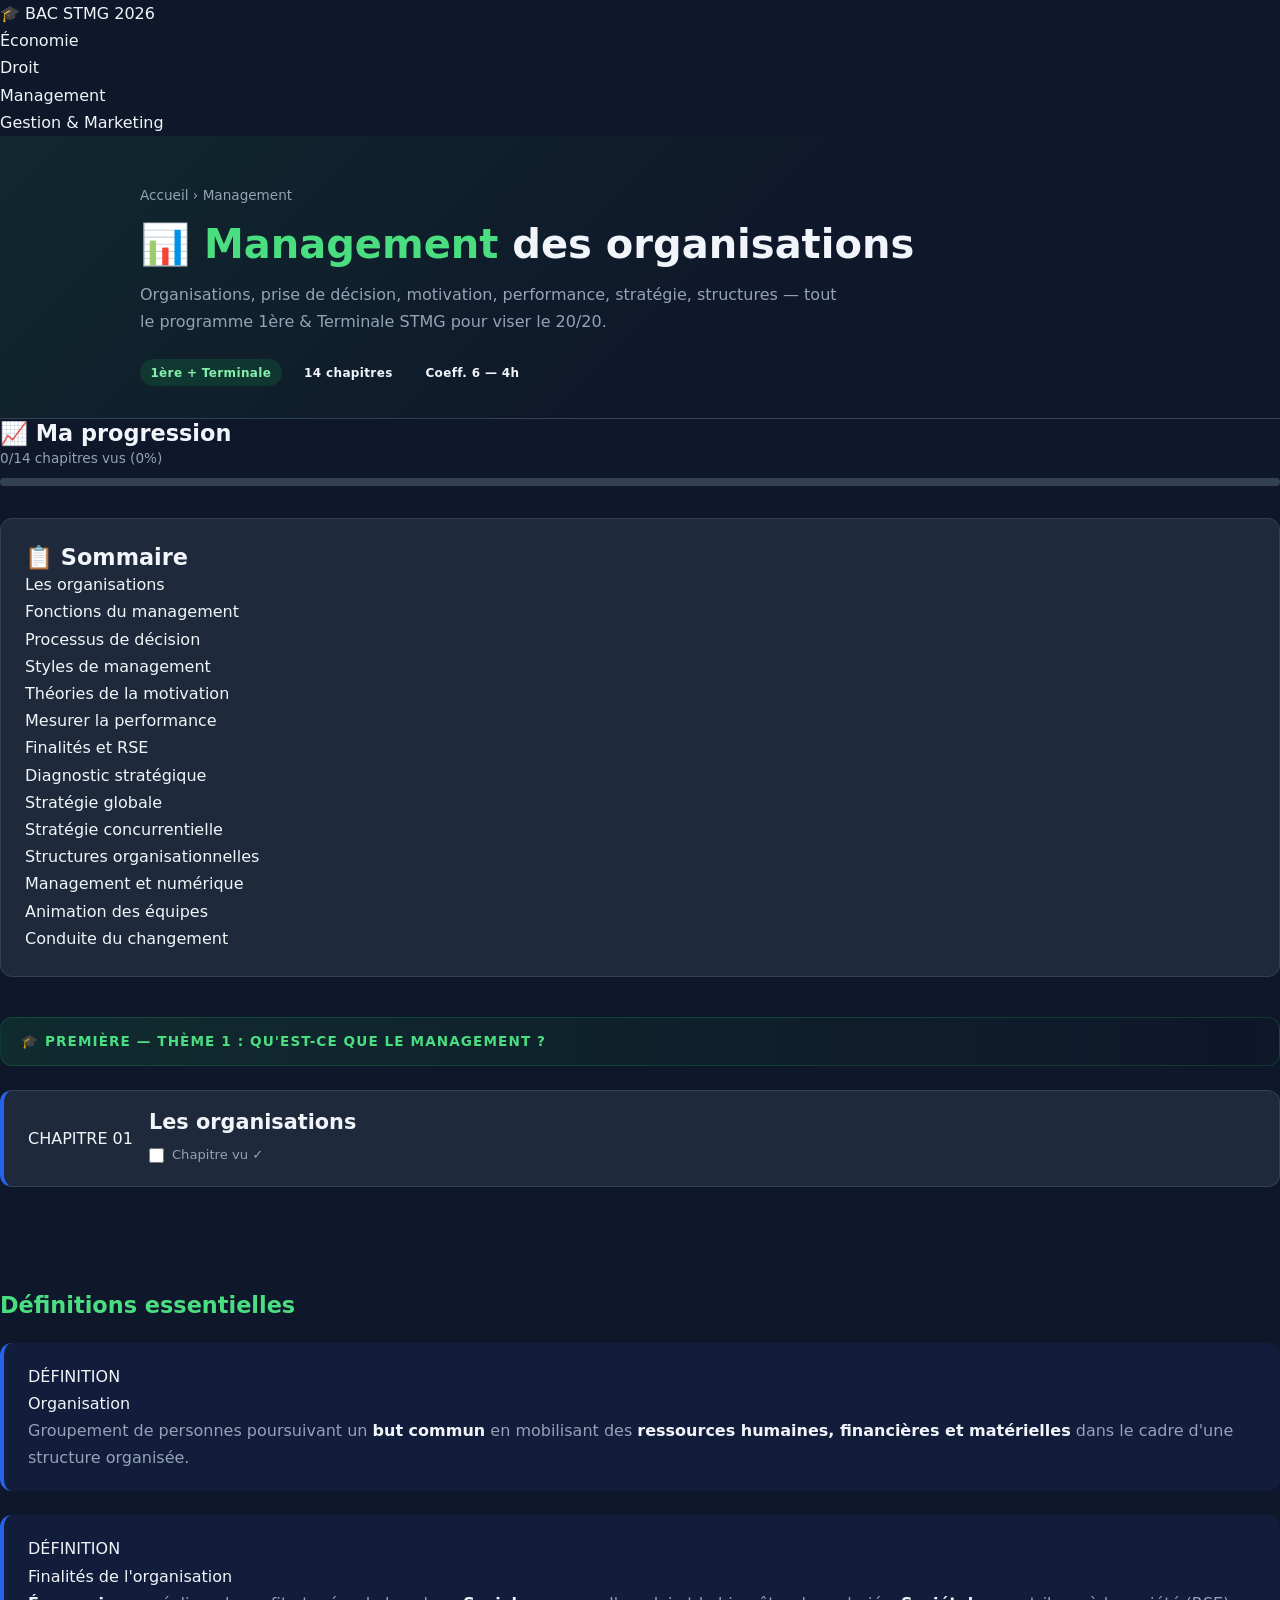
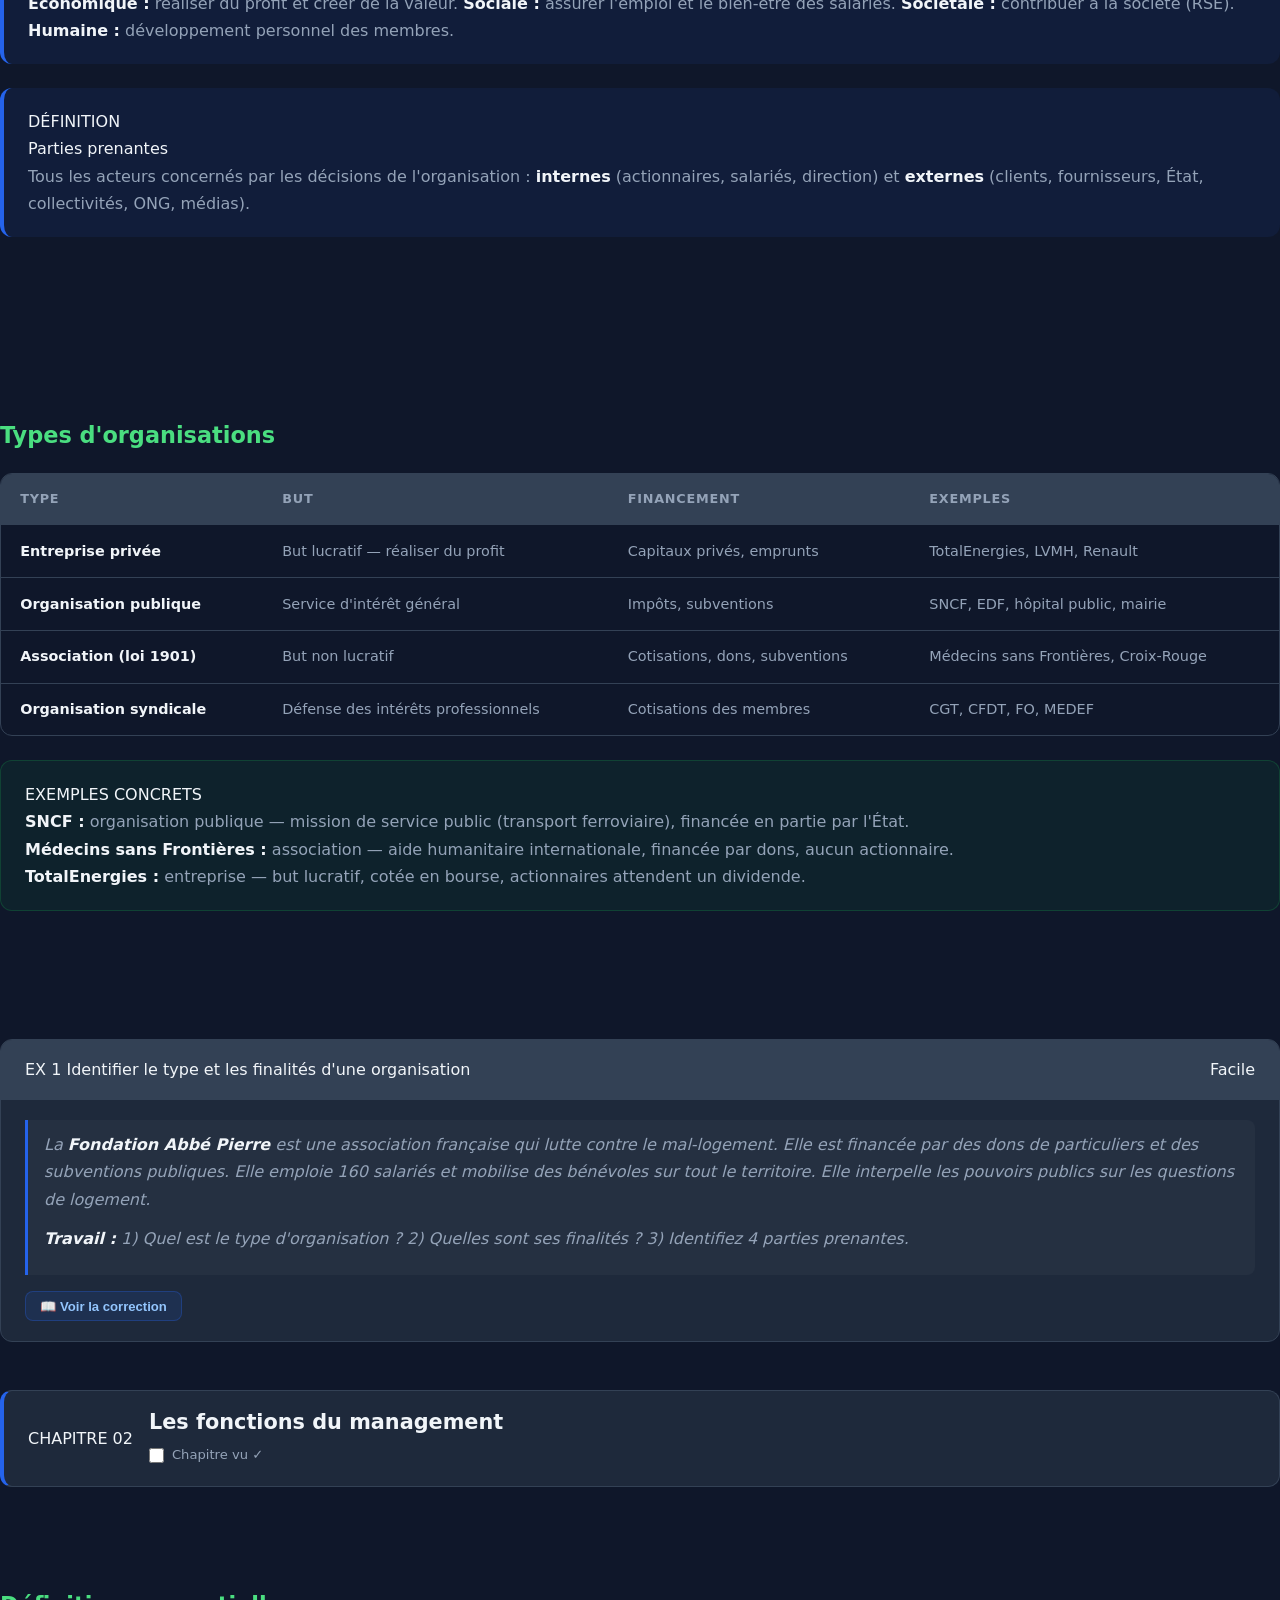
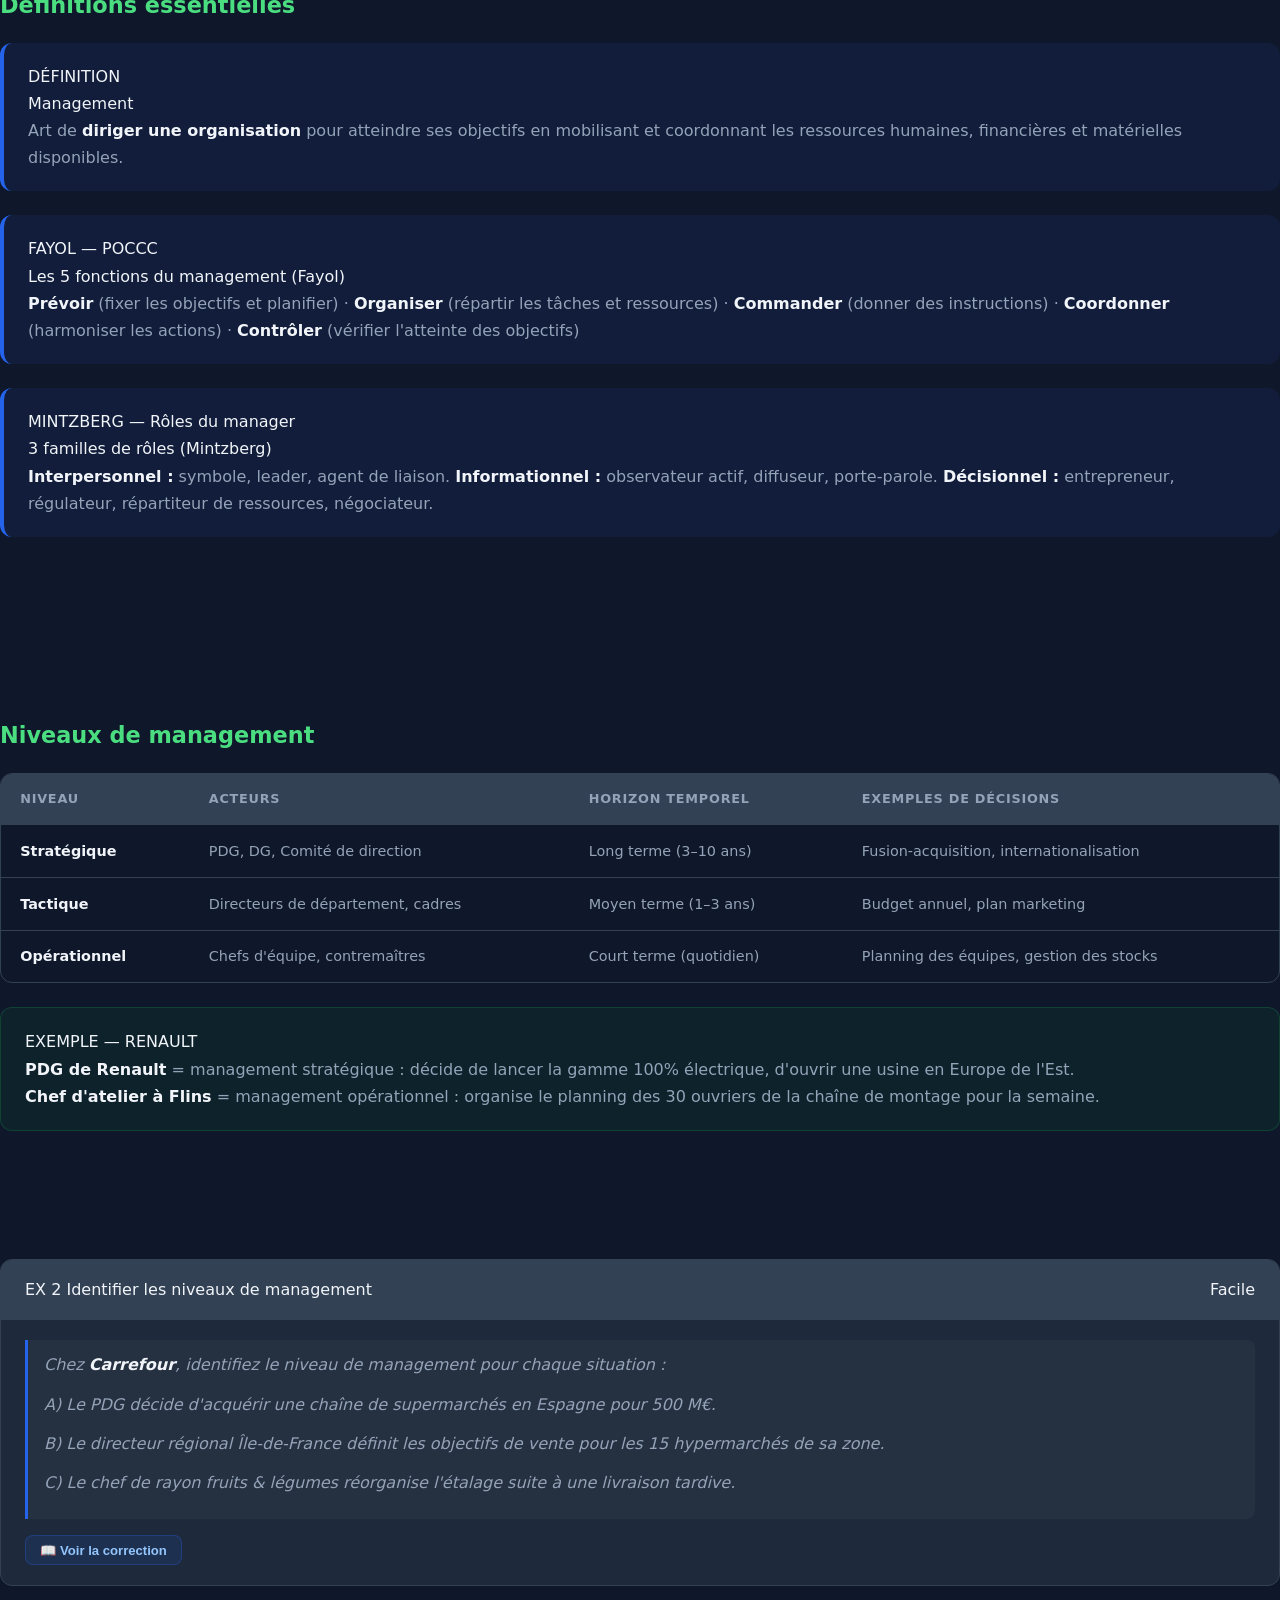
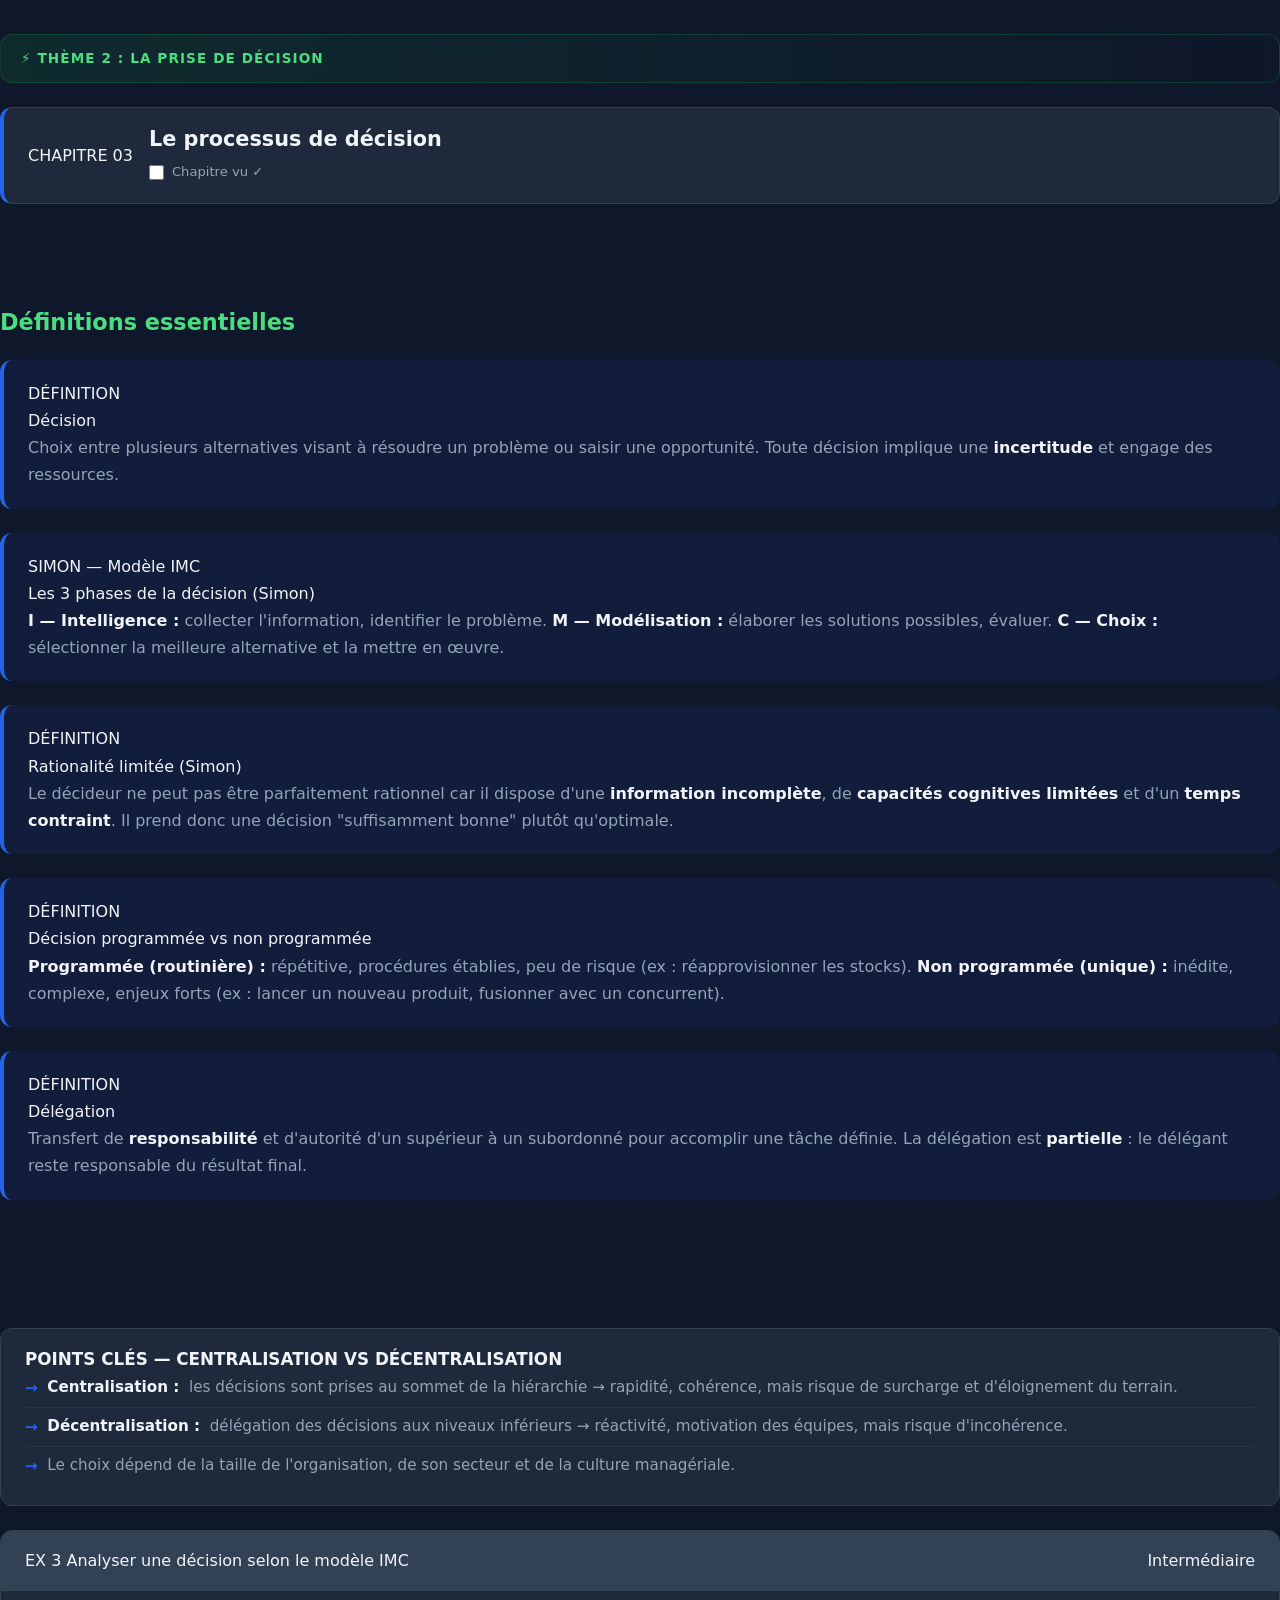
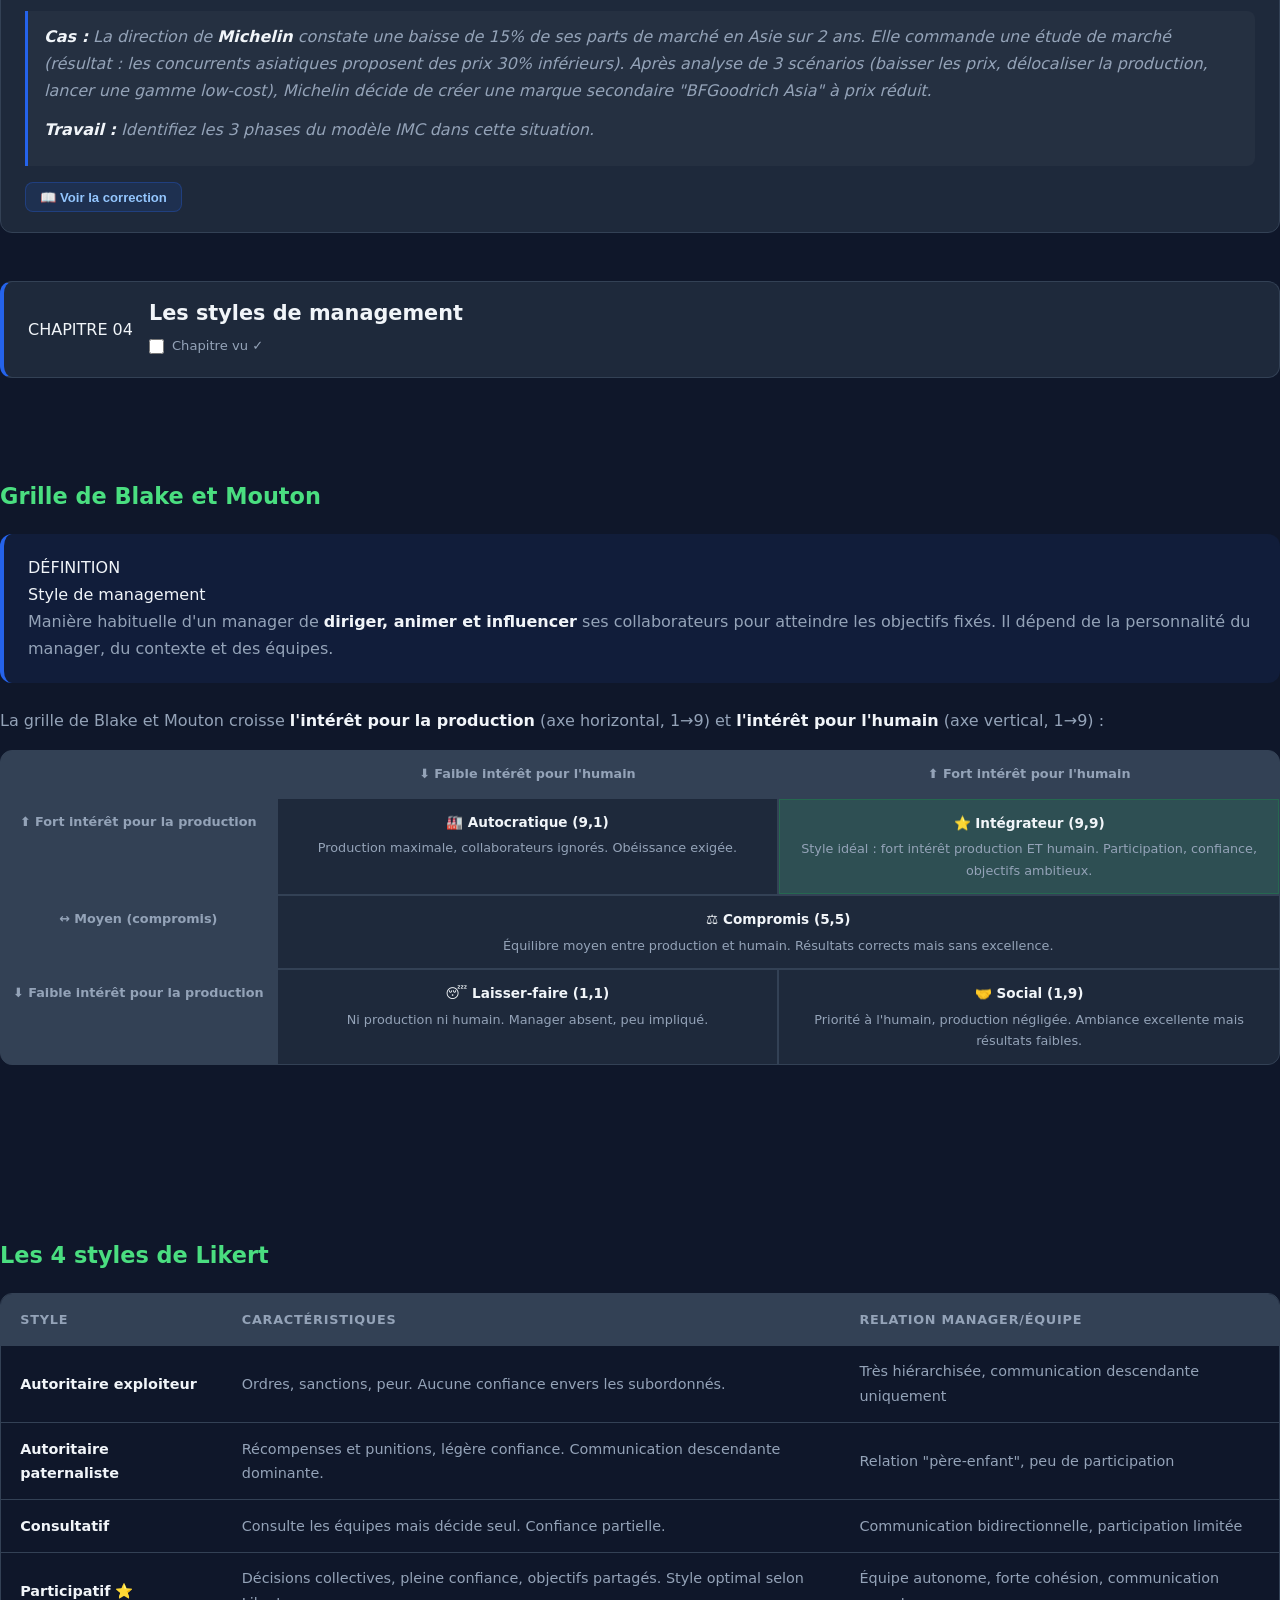
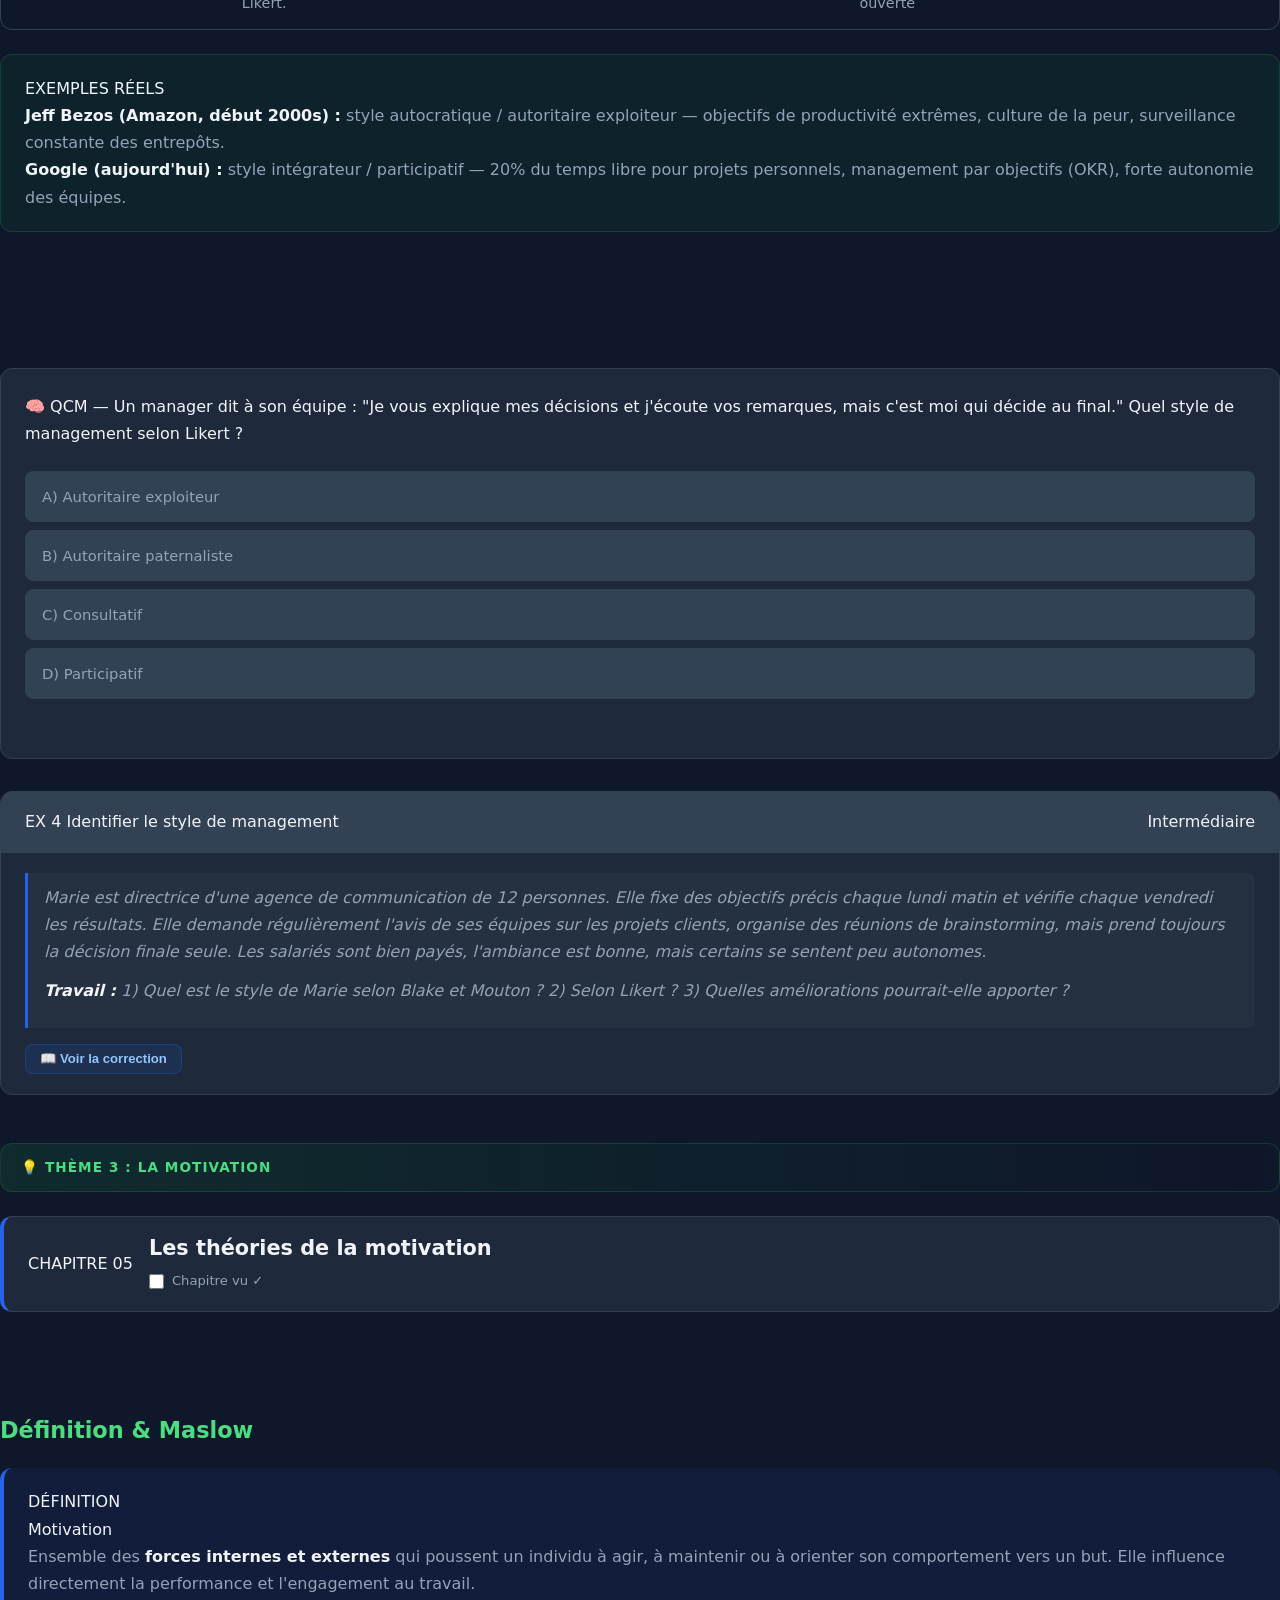
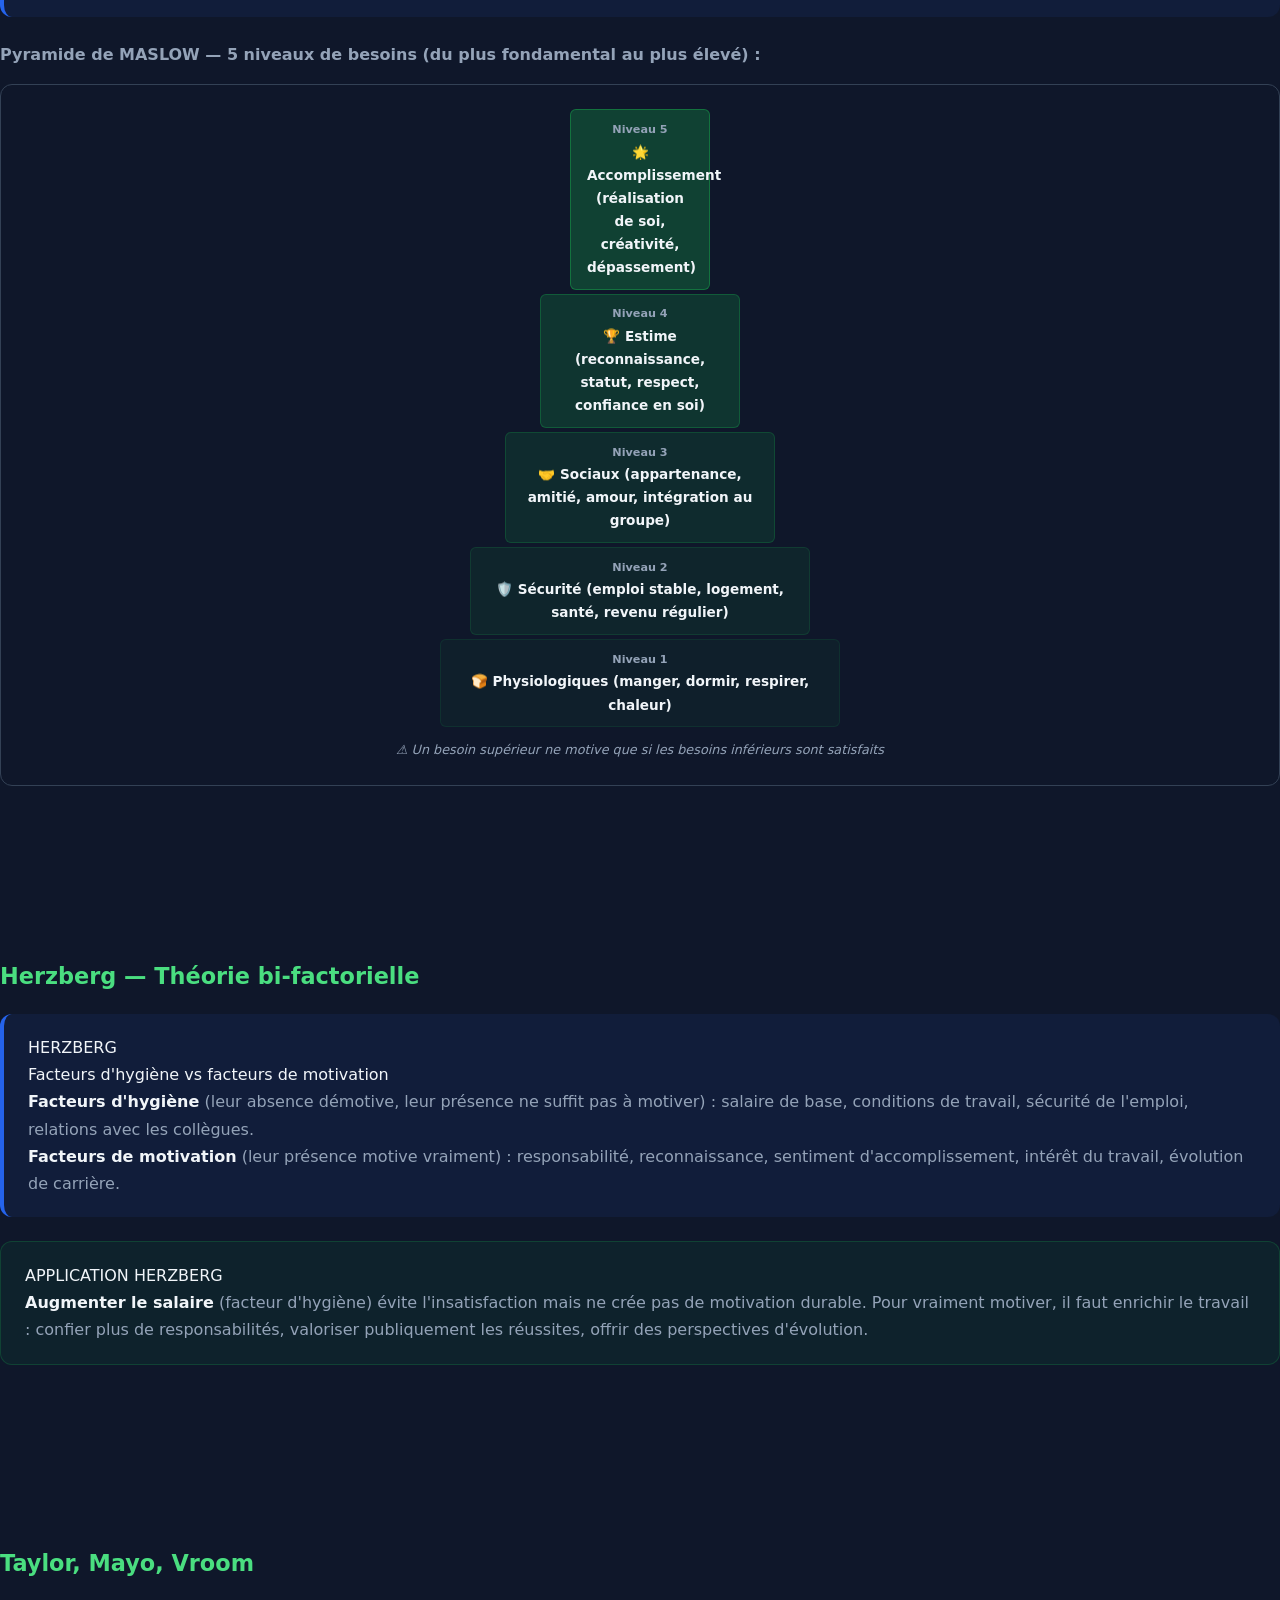
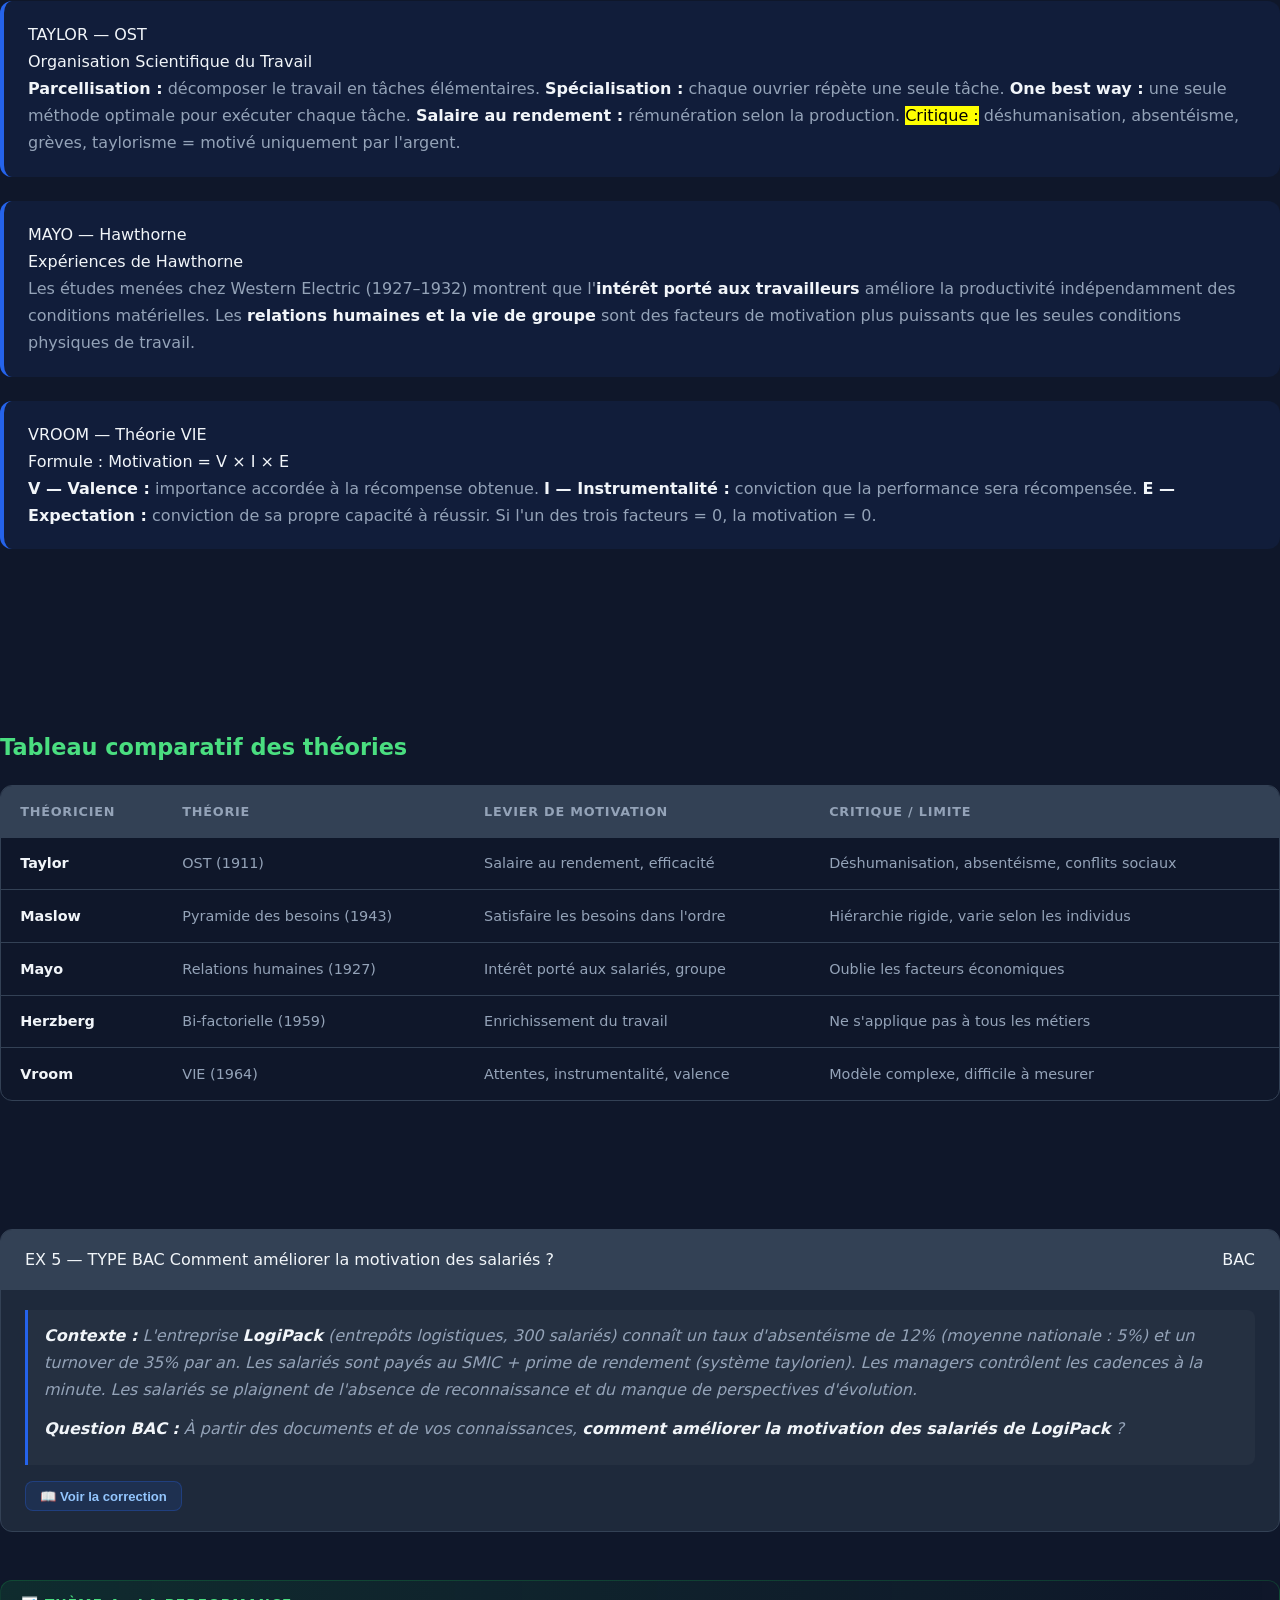
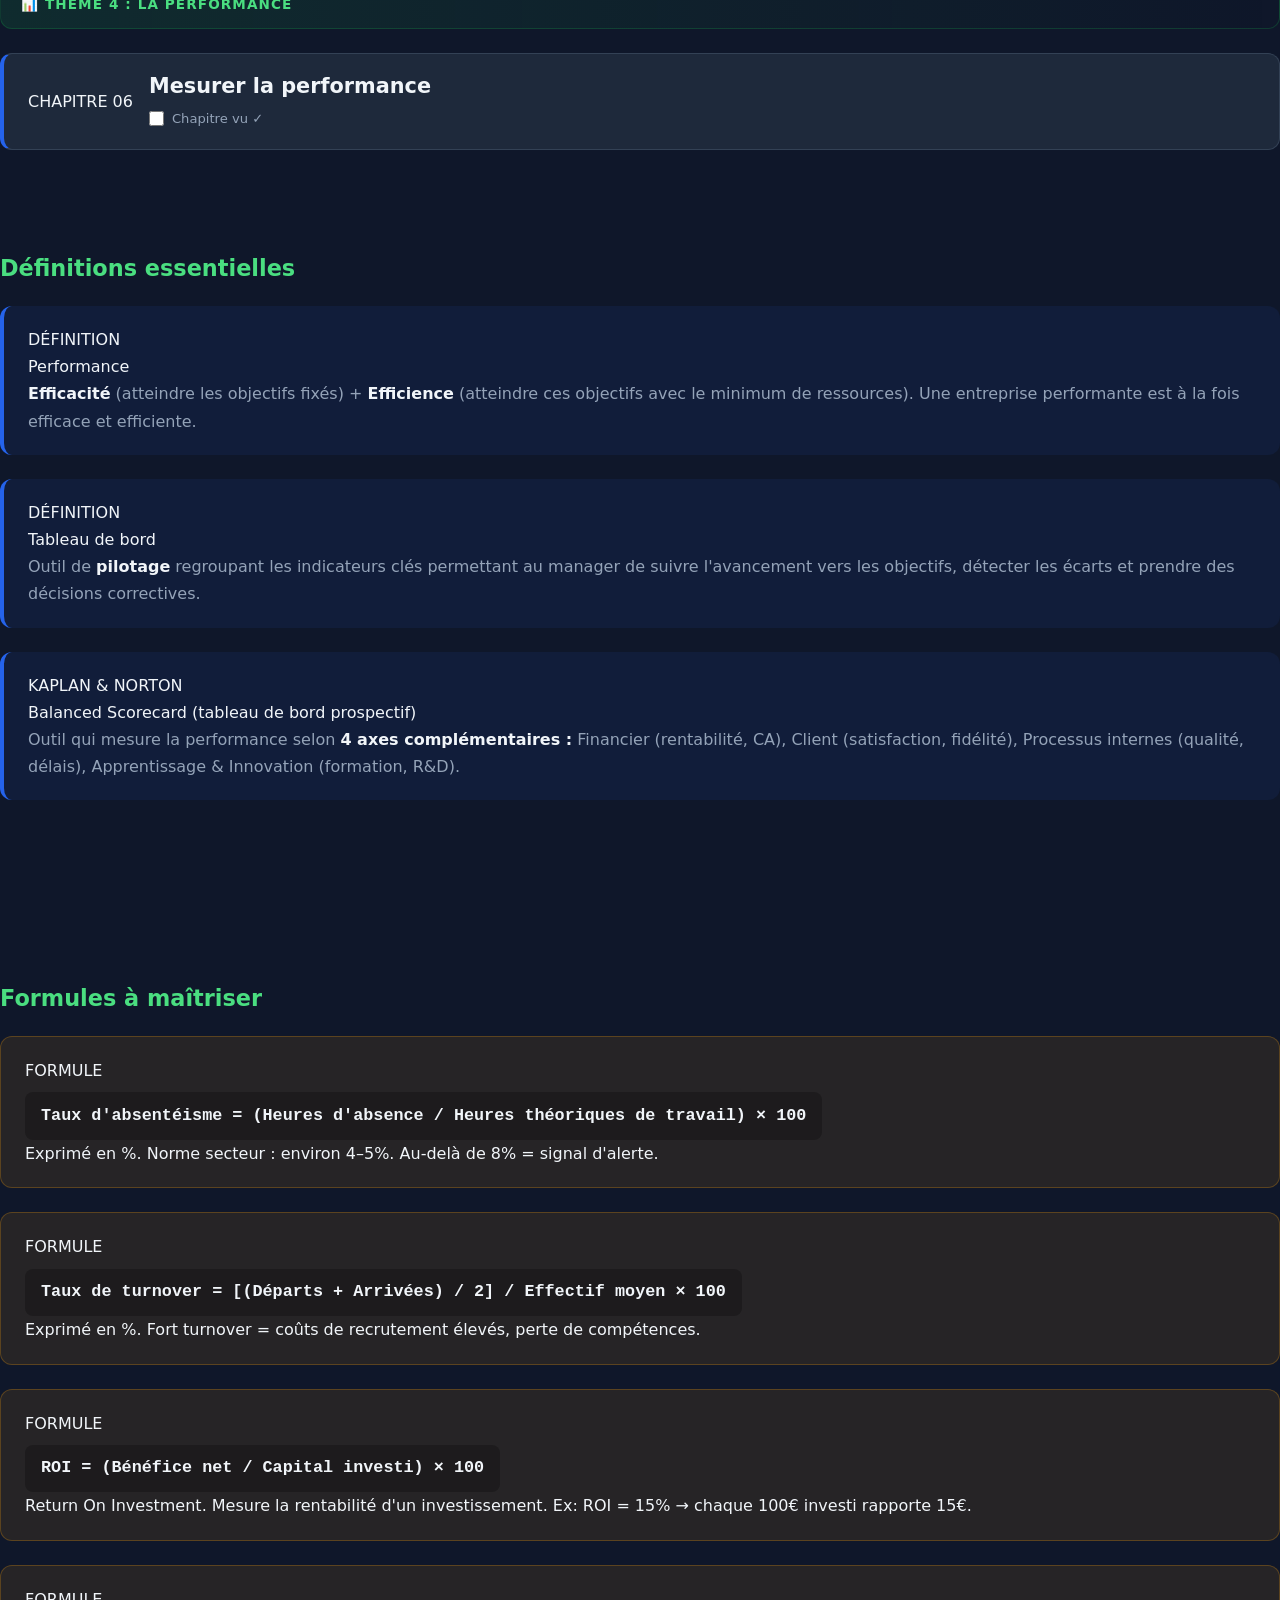
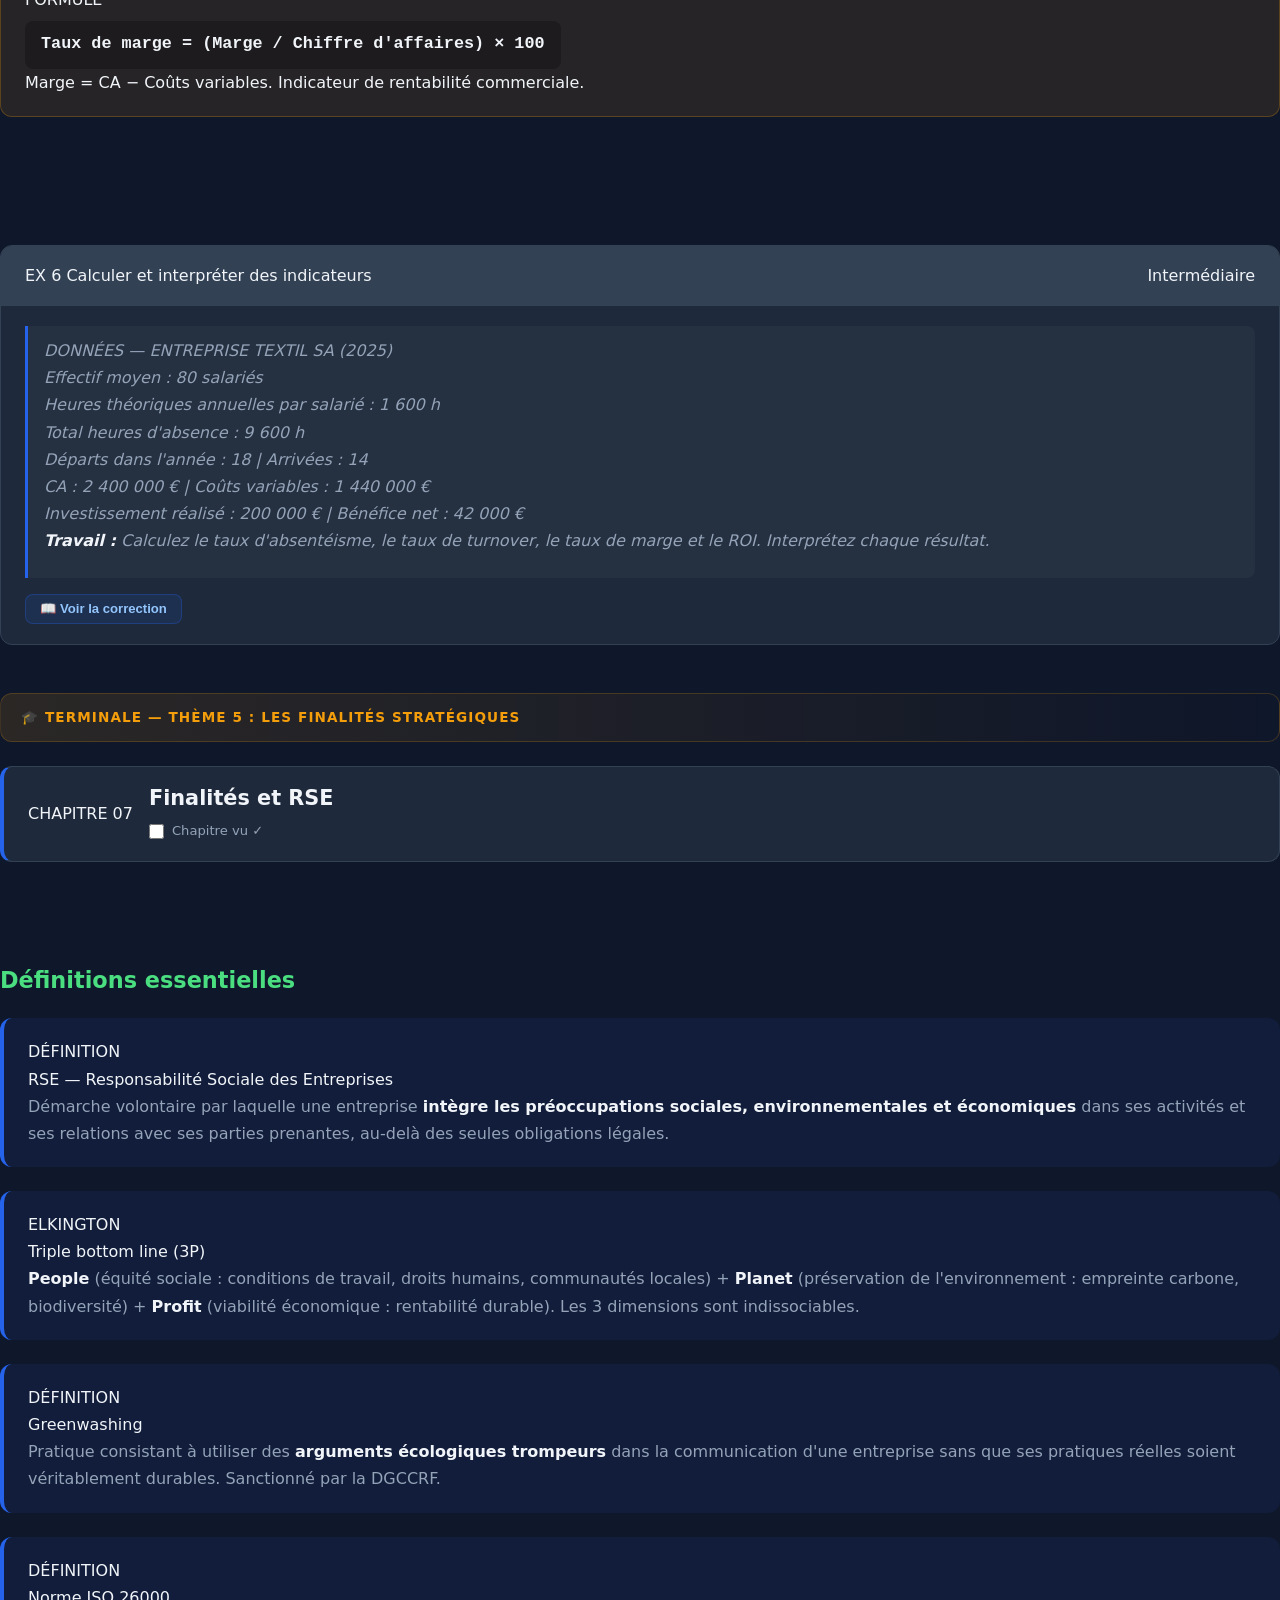
<file: management.html>
﻿<!DOCTYPE html>
<html lang="fr">
<head>
  <meta charset="UTF-8">
  <meta name="viewport" content="width=device-width, initial-scale=1.0">
  <title>Management — BAC STMG 2026</title>
  <link rel="stylesheet" href="css/style.css">
  <style>
    .page-hero {
      background: linear-gradient(135deg, rgba(22,163,74,0.12) 0%, rgba(15,23,42,0) 60%);
      border-bottom: 1px solid var(--border);
      padding: 3rem 2rem 2rem;
    }
    .page-hero-inner { max-width: 1000px; margin: 0 auto; }
    .page-hero .breadcrumb { font-size: 0.85rem; color: var(--text2); margin-bottom: 0.75rem; }
    .page-hero .breadcrumb a { color: var(--text2); text-decoration: none; }
    .page-hero .breadcrumb a:hover { color: var(--text); }
    .page-hero h1 { font-size: clamp(1.75rem, 4vw, 2.5rem); font-weight: 800; margin-bottom: 0.75rem; }
    .page-hero h1 span { color: #4ade80; }
    .page-hero p { color: var(--text2); max-width: 700px; margin-bottom: 1.5rem; }
    .page-hero-meta { display: flex; gap: 0.75rem; flex-wrap: wrap; }

    .theme-separator {
      background: linear-gradient(90deg, rgba(22,163,74,0.15), transparent);
      border: 1px solid rgba(22,163,74,0.25);
      border-radius: var(--radius);
      padding: 0.75rem 1.25rem;
      margin: 2.5rem 0 1.5rem;
      font-size: 0.85rem;
      font-weight: 700;
      letter-spacing: 0.08em;
      color: #4ade80;
      text-transform: uppercase;
    }

    .term-separator {
      background: linear-gradient(90deg, rgba(245,158,11,0.12), transparent);
      border: 1px solid rgba(245,158,11,0.2);
      border-radius: var(--radius);
      padding: 0.75rem 1.25rem;
      margin: 2.5rem 0 1.5rem;
      font-size: 0.85rem;
      font-weight: 700;
      letter-spacing: 0.08em;
      color: #f59e0b;
      text-transform: uppercase;
    }

    .blake-grid {
      display: grid;
      grid-template-columns: auto 1fr 1fr;
      gap: 2px;
      background: var(--border);
      border: 1px solid var(--border);
      border-radius: var(--radius);
      overflow: hidden;
      margin: 1rem 0;
      font-size: 0.85rem;
    }
    .blake-cell {
      background: var(--bg2);
      padding: 0.75rem;
      text-align: center;
    }
    .blake-cell.header { background: var(--bg3); font-weight: 700; color: var(--text2); font-size: 0.8rem; }
    .blake-cell.axis { background: var(--bg3); font-weight: 700; color: var(--text2); writing-mode: vertical-rl; transform: rotate(180deg); font-size: 0.75rem; }
    .blake-cell.ideal { background: rgba(22,163,74,0.15); border: 1px solid rgba(22,163,74,0.3); }
    .blake-cell .style-name { font-weight: 700; color: var(--text); margin-bottom: 0.2rem; }
    .blake-cell .style-desc { color: var(--text2); font-size: 0.8rem; }

    .pyramid {
      display: flex;
      flex-direction: column;
      align-items: center;
      gap: 4px;
      padding: 1.5rem;
      background: var(--card);
      border: 1px solid var(--border);
      border-radius: var(--radius);
      margin: 1rem 0;
    }
    .pyramid-level {
      border-radius: 6px;
      padding: 0.6rem 1rem;
      text-align: center;
      font-size: 0.85rem;
      font-weight: 600;
      color: var(--text);
      position: relative;
    }
    .pyramid-level .level-num {
      font-size: 0.7rem;
      color: var(--text2);
      display: block;
      margin-bottom: 0.1rem;
    }
    .pyr-5 { width: 140px; background: rgba(22,163,74,0.3); border: 1px solid rgba(22,163,74,0.5); }
    .pyr-4 { width: 200px; background: rgba(22,163,74,0.22); border: 1px solid rgba(22,163,74,0.35); }
    .pyr-3 { width: 270px; background: rgba(22,163,74,0.15); border: 1px solid rgba(22,163,74,0.25); }
    .pyr-2 { width: 340px; background: rgba(22,163,74,0.1); border: 1px solid rgba(22,163,74,0.18); }
    .pyr-1 { width: 400px; background: rgba(22,163,74,0.06); border: 1px solid rgba(22,163,74,0.12); }
    .pyramid-note { font-size: 0.8rem; color: var(--text2); margin-top: 0.5rem; font-style: italic; }

    .bcg-grid {
      display: grid;
      grid-template-columns: auto 1fr 1fr;
      gap: 2px;
      background: var(--border);
      border: 1px solid var(--border);
      border-radius: var(--radius);
      overflow: hidden;
      margin: 1rem 0;
      font-size: 0.85rem;
    }
    .bcg-cell { background: var(--bg2); padding: 1rem; text-align: center; }
    .bcg-cell.header { background: var(--bg3); font-weight: 700; color: var(--text2); font-size: 0.8rem; }
    .bcg-cell.axis-v { background: var(--bg3); font-weight: 700; color: var(--text2); writing-mode: vertical-rl; transform: rotate(180deg); font-size: 0.75rem; text-align: center; display: flex; align-items: center; justify-content: center; }
    .bcg-cell .bcg-icon { font-size: 1.5rem; margin-bottom: 0.3rem; }
    .bcg-cell .bcg-name { font-weight: 700; color: var(--text); }
    .bcg-cell .bcg-desc { color: var(--text2); font-size: 0.78rem; margin-top: 0.2rem; }

    .swot-grid {
      display: grid;
      grid-template-columns: 1fr 1fr;
      gap: 1rem;
      margin: 1rem 0;
    }
    .swot-box { border-radius: var(--radius); padding: 1.25rem; }
    .swot-box h4 { font-size: 0.9rem; font-weight: 700; margin-bottom: 0.75rem; }
    .swot-box ul { list-style: none; display: flex; flex-direction: column; gap: 0.3rem; }
    .swot-box li { font-size: 0.88rem; color: var(--text2); padding-left: 1.1rem; position: relative; }
    .swot-box li::before { content: '•'; position: absolute; left: 0; }
    .swot-s { background: rgba(22,163,74,0.1); border: 1px solid rgba(22,163,74,0.25); }
    .swot-s h4, .swot-s li::before { color: #4ade80; }
    .swot-w { background: rgba(220,38,38,0.08); border: 1px solid rgba(220,38,38,0.2); }
    .swot-w h4, .swot-w li::before { color: #f87171; }
    .swot-o { background: rgba(37,99,235,0.08); border: 1px solid rgba(37,99,235,0.2); }
    .swot-o h4, .swot-o li::before { color: #60a5fa; }
    .swot-t { background: rgba(245,158,11,0.08); border: 1px solid rgba(245,158,11,0.2); }
    .swot-t h4, .swot-t li::before { color: #fbbf24; }

    .overall-progress-bar-bg { height: 8px; background: var(--bg3); border-radius: 4px; overflow: hidden; margin-top: 0.5rem; }
    .overall-progress-fill { height: 100%; border-radius: 4px; background: linear-gradient(90deg, #16a34a, #4ade80); transition: width 0.5s ease; width: 0%; }
    .overall-progress-label { font-size: 0.85rem; color: var(--text2); }

    .ch-done-label { display: flex; align-items: center; gap: 0.5rem; font-size: 0.82rem; color: var(--text2); cursor: pointer; margin-top: 0.5rem; }
    .ch-done-label input[type=checkbox] { accent-color: #16a34a; width: 15px; height: 15px; cursor: pointer; }

    @media (max-width: 600px) {
      .swot-grid { grid-template-columns: 1fr; }
      .pyr-1, .pyr-2, .pyr-3, .pyr-4, .pyr-5 { width: 100%; }
    }
  </style>
</head>
<body>

<nav>
  <a href="index.html" class="nav-brand">🎓 <span>BAC STMG</span> 2026</a>
  <ul class="nav-links">
    <li><a href="economie.html" class="eco">Économie</a></li>
    <li><a href="droit.html" class="droit">Droit</a></li>
    <li><a href="management.html" class="mgmt active">Management</a></li>
    <li><a href="gestion-marketing.html" class="gestion">Gestion &amp; Marketing</a></li>
  </ul>
</nav>

<div class="page-hero">
  <div class="page-hero-inner">
    <div class="breadcrumb"><a href="index.html">Accueil</a> › Management</div>
    <h1>📊 <span>Management</span> des organisations</h1>
    <p>Organisations, prise de décision, motivation, performance, stratégie, structures — tout le programme 1ère &amp; Terminale STMG pour viser le 20/20.</p>
    <div class="page-hero-meta">
      <span class="badge badge-mgmt">1ère + Terminale</span>
      <span class="badge badge-gold">14 chapitres</span>
      <span class="badge badge-gray">Coeff. 6 — 4h</span>
    </div>
  </div>
</div>

<div class="content-wrapper">

  <!-- PROGRESS -->
  <div class="progress-section">
    <h3>📈 Ma progression</h3>
    <div class="overall-progress-label">0/14 chapitres vus (0%)</div>
    <div class="overall-progress-bar-bg"><div class="overall-progress-fill"></div></div>
  </div>

  <!-- TABLE OF CONTENTS -->
  <div class="toc">
    <h3>📋 Sommaire</h3>
    <ol>
      <li><a href="#ch1" data-num="01">Les organisations</a></li>
      <li><a href="#ch2" data-num="02">Fonctions du management</a></li>
      <li><a href="#ch3" data-num="03">Processus de décision</a></li>
      <li><a href="#ch4" data-num="04">Styles de management</a></li>
      <li><a href="#ch5" data-num="05">Théories de la motivation</a></li>
      <li><a href="#ch6" data-num="06">Mesurer la performance</a></li>
      <li><a href="#ch7" data-num="07">Finalités et RSE</a></li>
      <li><a href="#ch8" data-num="08">Diagnostic stratégique</a></li>
      <li><a href="#ch9" data-num="09">Stratégie globale</a></li>
      <li><a href="#ch10" data-num="10">Stratégie concurrentielle</a></li>
      <li><a href="#ch11" data-num="11">Structures organisationnelles</a></li>
      <li><a href="#ch12" data-num="12">Management et numérique</a></li>
      <li><a href="#ch13" data-num="13">Animation des équipes</a></li>
      <li><a href="#ch14" data-num="14">Conduite du changement</a></li>
    </ol>
  </div>

  <!-- ========== PREMIERE ========== -->
  <div class="theme-separator">🎓 Première — Thème 1 : Qu'est-ce que le management ?</div>

  <!-- CHAPITRE 1 -->
  <div class="chapter" id="ch1">
    <div class="chapter-header">
      <div class="chapter-num">CHAPITRE 01</div>
      <div>
        <h2>Les organisations</h2>
        <label class="ch-done-label"><input type="checkbox" class="ch-done"> Chapitre vu ✓</label>
      </div>
    </div>

    <div class="section">
      <h3 style="color:#4ade80;">Définitions essentielles</h3>

      <div class="def-box mgmt">
        <div class="def-label">DÉFINITION</div>
        <div class="def-term">Organisation</div>
        <p>Groupement de personnes poursuivant un <strong>but commun</strong> en mobilisant des <strong>ressources humaines, financières et matérielles</strong> dans le cadre d'une structure organisée.</p>
      </div>

      <div class="def-box mgmt">
        <div class="def-label">DÉFINITION</div>
        <div class="def-term">Finalités de l'organisation</div>
        <p><strong>Économique :</strong> réaliser du profit et créer de la valeur. <strong>Sociale :</strong> assurer l'emploi et le bien-être des salariés. <strong>Sociétale :</strong> contribuer à la société (RSE). <strong>Humaine :</strong> développement personnel des membres.</p>
      </div>

      <div class="def-box mgmt">
        <div class="def-label">DÉFINITION</div>
        <div class="def-term">Parties prenantes</div>
        <p>Tous les acteurs concernés par les décisions de l'organisation : <strong>internes</strong> (actionnaires, salariés, direction) et <strong>externes</strong> (clients, fournisseurs, État, collectivités, ONG, médias).</p>
      </div>
    </div>

    <div class="section">
      <h3 style="color:#4ade80;">Types d'organisations</h3>
      <div class="table-wrapper">
        <table>
          <thead>
            <tr>
              <th>Type</th>
              <th>But</th>
              <th>Financement</th>
              <th>Exemples</th>
            </tr>
          </thead>
          <tbody>
            <tr>
              <td><strong>Entreprise privée</strong></td>
              <td>But lucratif — réaliser du profit</td>
              <td>Capitaux privés, emprunts</td>
              <td>TotalEnergies, LVMH, Renault</td>
            </tr>
            <tr>
              <td><strong>Organisation publique</strong></td>
              <td>Service d'intérêt général</td>
              <td>Impôts, subventions</td>
              <td>SNCF, EDF, hôpital public, mairie</td>
            </tr>
            <tr>
              <td><strong>Association (loi 1901)</strong></td>
              <td>But non lucratif</td>
              <td>Cotisations, dons, subventions</td>
              <td>Médecins sans Frontières, Croix-Rouge</td>
            </tr>
            <tr>
              <td><strong>Organisation syndicale</strong></td>
              <td>Défense des intérêts professionnels</td>
              <td>Cotisations des membres</td>
              <td>CGT, CFDT, FO, MEDEF</td>
            </tr>
          </tbody>
        </table>
      </div>

      <div class="example-box">
        <div class="example-label">EXEMPLES CONCRETS</div>
        <p><strong>SNCF :</strong> organisation publique — mission de service public (transport ferroviaire), financée en partie par l'État.</p>
        <p><strong>Médecins sans Frontières :</strong> association — aide humanitaire internationale, financée par dons, aucun actionnaire.</p>
        <p><strong>TotalEnergies :</strong> entreprise — but lucratif, cotée en bourse, actionnaires attendent un dividende.</p>
      </div>
    </div>

    <div class="exercise">
      <div class="exercise-header">
        <div class="exercise-title">
          <span class="exercise-num">EX 1</span>
          <span class="exercise-name">Identifier le type et les finalités d'une organisation</span>
        </div>
        <div class="exercise-meta"><span class="difficulty diff-easy">Facile</span></div>
      </div>
      <div class="exercise-body">
        <div class="exercise-question">
          <p>La <strong>Fondation Abbé Pierre</strong> est une association française qui lutte contre le mal-logement. Elle est financée par des dons de particuliers et des subventions publiques. Elle emploie 160 salariés et mobilise des bénévoles sur tout le territoire. Elle interpelle les pouvoirs publics sur les questions de logement.</p>
          <p><strong>Travail :</strong> 1) Quel est le type d'organisation ? 2) Quelles sont ses finalités ? 3) Identifiez 4 parties prenantes.</p>
        </div>
        <button class="correction-toggle">📖 Voir la correction</button>
        <div class="correction-content">
          <div class="correction-step">
            <div class="step-num">1</div>
            <div class="step-text"><strong>Type :</strong> Association (loi 1901) — but non lucratif, financée par dons et subventions, pas d'actionnaires.</div>
          </div>
          <div class="correction-step">
            <div class="step-num">2</div>
            <div class="step-text"><strong>Finalités :</strong> Sociale (améliorer le bien-être des sans-abri, emploi de salariés), Sociétale (lutte contre l'exclusion, plaidoyer politique), Humaine (engagement des bénévoles et salariés).</div>
          </div>
          <div class="correction-step">
            <div class="step-num">3</div>
            <div class="step-text"><strong>Parties prenantes :</strong> Salariés (internes), Bénévoles (internes), Donateurs (externes), État et collectivités (externes), Personnes sans logement (bénéficiaires, externes), Médias (externes).</div>
          </div>
        </div>
      </div>
    </div>
  </div>

  <!-- CHAPITRE 2 -->
  <div class="chapter" id="ch2">
    <div class="chapter-header">
      <div class="chapter-num">CHAPITRE 02</div>
      <div>
        <h2>Les fonctions du management</h2>
        <label class="ch-done-label"><input type="checkbox" class="ch-done"> Chapitre vu ✓</label>
      </div>
    </div>

    <div class="section">
      <h3 style="color:#4ade80;">Définitions essentielles</h3>

      <div class="def-box mgmt">
        <div class="def-label">DÉFINITION</div>
        <div class="def-term">Management</div>
        <p>Art de <strong>diriger une organisation</strong> pour atteindre ses objectifs en mobilisant et coordonnant les ressources humaines, financières et matérielles disponibles.</p>
      </div>

      <div class="def-box mgmt">
        <div class="def-label">FAYOL — POCCC</div>
        <div class="def-term">Les 5 fonctions du management (Fayol)</div>
        <p><strong>Prévoir</strong> (fixer les objectifs et planifier) · <strong>Organiser</strong> (répartir les tâches et ressources) · <strong>Commander</strong> (donner des instructions) · <strong>Coordonner</strong> (harmoniser les actions) · <strong>Contrôler</strong> (vérifier l'atteinte des objectifs)</p>
      </div>

      <div class="def-box mgmt">
        <div class="def-label">MINTZBERG — Rôles du manager</div>
        <div class="def-term">3 familles de rôles (Mintzberg)</div>
        <p><strong>Interpersonnel :</strong> symbole, leader, agent de liaison. <strong>Informationnel :</strong> observateur actif, diffuseur, porte-parole. <strong>Décisionnel :</strong> entrepreneur, régulateur, répartiteur de ressources, négociateur.</p>
      </div>
    </div>

    <div class="section">
      <h3 style="color:#4ade80;">Niveaux de management</h3>
      <div class="table-wrapper">
        <table>
          <thead>
            <tr>
              <th>Niveau</th>
              <th>Acteurs</th>
              <th>Horizon temporel</th>
              <th>Exemples de décisions</th>
            </tr>
          </thead>
          <tbody>
            <tr>
              <td><strong>Stratégique</strong></td>
              <td>PDG, DG, Comité de direction</td>
              <td>Long terme (3–10 ans)</td>
              <td>Fusion-acquisition, internationalisation</td>
            </tr>
            <tr>
              <td><strong>Tactique</strong></td>
              <td>Directeurs de département, cadres</td>
              <td>Moyen terme (1–3 ans)</td>
              <td>Budget annuel, plan marketing</td>
            </tr>
            <tr>
              <td><strong>Opérationnel</strong></td>
              <td>Chefs d'équipe, contremaîtres</td>
              <td>Court terme (quotidien)</td>
              <td>Planning des équipes, gestion des stocks</td>
            </tr>
          </tbody>
        </table>
      </div>

      <div class="example-box">
        <div class="example-label">EXEMPLE — RENAULT</div>
        <p><strong>PDG de Renault</strong> = management stratégique : décide de lancer la gamme 100% électrique, d'ouvrir une usine en Europe de l'Est.</p>
        <p><strong>Chef d'atelier à Flins</strong> = management opérationnel : organise le planning des 30 ouvriers de la chaîne de montage pour la semaine.</p>
      </div>
    </div>

    <div class="exercise">
      <div class="exercise-header">
        <div class="exercise-title">
          <span class="exercise-num">EX 2</span>
          <span class="exercise-name">Identifier les niveaux de management</span>
        </div>
        <div class="exercise-meta"><span class="difficulty diff-easy">Facile</span></div>
      </div>
      <div class="exercise-body">
        <div class="exercise-question">
          <p>Chez <strong>Carrefour</strong>, identifiez le niveau de management pour chaque situation :</p>
          <p>A) Le PDG décide d'acquérir une chaîne de supermarchés en Espagne pour 500 M€.</p>
          <p>B) Le directeur régional Île-de-France définit les objectifs de vente pour les 15 hypermarchés de sa zone.</p>
          <p>C) Le chef de rayon fruits &amp; légumes réorganise l'étalage suite à une livraison tardive.</p>
        </div>
        <button class="correction-toggle">📖 Voir la correction</button>
        <div class="correction-content">
          <div class="correction-step">
            <div class="step-num">A</div>
            <div class="step-text"><strong>Niveau stratégique</strong> — décision de long terme, engage l'avenir de toute l'entreprise, prise par le PDG (niveau hiérarchique le plus élevé).</div>
          </div>
          <div class="correction-step">
            <div class="step-num">B</div>
            <div class="step-text"><strong>Niveau tactique</strong> — décision de moyen terme concernant une zone géographique, prise par un cadre intermédiaire (directeur régional).</div>
          </div>
          <div class="correction-step">
            <div class="step-num">C</div>
            <div class="step-text"><strong>Niveau opérationnel</strong> — décision quotidienne, concerne directement l'activité de terrain, prise par le chef de rayon pour son équipe immédiate.</div>
          </div>
        </div>
      </div>
    </div>
  </div>

  <!-- ========== THEME 2 ========== -->
  <div class="theme-separator">⚡ Thème 2 : La prise de décision</div>

  <!-- CHAPITRE 3 -->
  <div class="chapter" id="ch3">
    <div class="chapter-header">
      <div class="chapter-num">CHAPITRE 03</div>
      <div>
        <h2>Le processus de décision</h2>
        <label class="ch-done-label"><input type="checkbox" class="ch-done"> Chapitre vu ✓</label>
      </div>
    </div>

    <div class="section">
      <h3 style="color:#4ade80;">Définitions essentielles</h3>

      <div class="def-box mgmt">
        <div class="def-label">DÉFINITION</div>
        <div class="def-term">Décision</div>
        <p>Choix entre plusieurs alternatives visant à résoudre un problème ou saisir une opportunité. Toute décision implique une <strong>incertitude</strong> et engage des ressources.</p>
      </div>

      <div class="def-box mgmt">
        <div class="def-label">SIMON — Modèle IMC</div>
        <div class="def-term">Les 3 phases de la décision (Simon)</div>
        <p><strong>I — Intelligence :</strong> collecter l'information, identifier le problème. <strong>M — Modélisation :</strong> élaborer les solutions possibles, évaluer. <strong>C — Choix :</strong> sélectionner la meilleure alternative et la mettre en œuvre.</p>
      </div>

      <div class="def-box mgmt">
        <div class="def-label">DÉFINITION</div>
        <div class="def-term">Rationalité limitée (Simon)</div>
        <p>Le décideur ne peut pas être parfaitement rationnel car il dispose d'une <strong>information incomplète</strong>, de <strong>capacités cognitives limitées</strong> et d'un <strong>temps contraint</strong>. Il prend donc une décision "suffisamment bonne" plutôt qu'optimale.</p>
      </div>

      <div class="def-box mgmt">
        <div class="def-label">DÉFINITION</div>
        <div class="def-term">Décision programmée vs non programmée</div>
        <p><strong>Programmée (routinière) :</strong> répétitive, procédures établies, peu de risque (ex : réapprovisionner les stocks). <strong>Non programmée (unique) :</strong> inédite, complexe, enjeux forts (ex : lancer un nouveau produit, fusionner avec un concurrent).</p>
      </div>

      <div class="def-box mgmt">
        <div class="def-label">DÉFINITION</div>
        <div class="def-term">Délégation</div>
        <p>Transfert de <strong>responsabilité</strong> et d'autorité d'un supérieur à un subordonné pour accomplir une tâche définie. La délégation est <strong>partielle</strong> : le délégant reste responsable du résultat final.</p>
      </div>
    </div>

    <div class="key-points">
      <h4>POINTS CLÉS — CENTRALISATION VS DÉCENTRALISATION</h4>
      <ul>
        <li><strong>Centralisation :</strong> les décisions sont prises au sommet de la hiérarchie → rapidité, cohérence, mais risque de surcharge et d'éloignement du terrain.</li>
        <li><strong>Décentralisation :</strong> délégation des décisions aux niveaux inférieurs → réactivité, motivation des équipes, mais risque d'incohérence.</li>
        <li>Le choix dépend de la taille de l'organisation, de son secteur et de la culture managériale.</li>
      </ul>
    </div>

    <div class="exercise">
      <div class="exercise-header">
        <div class="exercise-title">
          <span class="exercise-num">EX 3</span>
          <span class="exercise-name">Analyser une décision selon le modèle IMC</span>
        </div>
        <div class="exercise-meta"><span class="difficulty diff-medium">Intermédiaire</span></div>
      </div>
      <div class="exercise-body">
        <div class="exercise-question">
          <p><strong>Cas :</strong> La direction de <strong>Michelin</strong> constate une baisse de 15% de ses parts de marché en Asie sur 2 ans. Elle commande une étude de marché (résultat : les concurrents asiatiques proposent des prix 30% inférieurs). Après analyse de 3 scénarios (baisser les prix, délocaliser la production, lancer une gamme low-cost), Michelin décide de créer une marque secondaire "BFGoodrich Asia" à prix réduit.</p>
          <p><strong>Travail :</strong> Identifiez les 3 phases du modèle IMC dans cette situation.</p>
        </div>
        <button class="correction-toggle">📖 Voir la correction</button>
        <div class="correction-content">
          <div class="correction-step">
            <div class="step-num">I</div>
            <div class="step-text"><strong>Intelligence (collecte d'information) :</strong> Michelin constate la baisse de parts de marché (−15%) et commande une étude qui révèle les prix 30% inférieurs des concurrents. Le problème est identifié : perte de compétitivité-prix en Asie.</div>
          </div>
          <div class="correction-step">
            <div class="step-num">M</div>
            <div class="step-text"><strong>Modélisation (élaboration de solutions) :</strong> 3 scénarios sont analysés : baisser les prix sur toute la gamme, délocaliser la production, ou créer une marque dédiée. Chaque option est évaluée (coûts, risques, faisabilité).</div>
          </div>
          <div class="correction-step">
            <div class="step-num">C</div>
            <div class="step-text"><strong>Choix :</strong> Michelin sélectionne la création de la marque "BFGoodrich Asia" — solution qui préserve l'image premium de Michelin tout en captant le marché à bas prix. C'est une décision <strong>non programmée</strong> au niveau <strong>stratégique</strong>.</div>
          </div>
        </div>
      </div>
    </div>
  </div>

  <!-- CHAPITRE 4 -->
  <div class="chapter" id="ch4">
    <div class="chapter-header">
      <div class="chapter-num">CHAPITRE 04</div>
      <div>
        <h2>Les styles de management</h2>
        <label class="ch-done-label"><input type="checkbox" class="ch-done"> Chapitre vu ✓</label>
      </div>
    </div>

    <div class="section">
      <h3 style="color:#4ade80;">Grille de Blake et Mouton</h3>

      <div class="def-box mgmt">
        <div class="def-label">DÉFINITION</div>
        <div class="def-term">Style de management</div>
        <p>Manière habituelle d'un manager de <strong>diriger, animer et influencer</strong> ses collaborateurs pour atteindre les objectifs fixés. Il dépend de la personnalité du manager, du contexte et des équipes.</p>
      </div>

      <p style="color:var(--text2); margin: 1rem 0 0.5rem;">La grille de Blake et Mouton croisse <strong>l'intérêt pour la production</strong> (axe horizontal, 1→9) et <strong>l'intérêt pour l'humain</strong> (axe vertical, 1→9) :</p>

      <div class="blake-grid">
        <div class="blake-cell header"></div>
        <div class="blake-cell header">⬇ Faible intérêt pour l'humain</div>
        <div class="blake-cell header">⬆ Fort intérêt pour l'humain</div>
        <div class="blake-cell header">⬆ Fort intérêt pour la production</div>
        <div class="blake-cell">
          <div class="style-name">🏭 Autocratique (9,1)</div>
          <div class="style-desc">Production maximale, collaborateurs ignorés. Obéissance exigée.</div>
        </div>
        <div class="blake-cell ideal">
          <div class="style-name">⭐ Intégrateur (9,9)</div>
          <div class="style-desc">Style idéal : fort intérêt production ET humain. Participation, confiance, objectifs ambitieux.</div>
        </div>
        <div class="blake-cell header">↔ Moyen (compromis)</div>
        <div class="blake-cell" style="grid-column: 2 / 4;">
          <div class="style-name">⚖️ Compromis (5,5)</div>
          <div class="style-desc">Équilibre moyen entre production et humain. Résultats corrects mais sans excellence.</div>
        </div>
        <div class="blake-cell header">⬇ Faible intérêt pour la production</div>
        <div class="blake-cell">
          <div class="style-name">😴 Laisser-faire (1,1)</div>
          <div class="style-desc">Ni production ni humain. Manager absent, peu impliqué.</div>
        </div>
        <div class="blake-cell">
          <div class="style-name">🤝 Social (1,9)</div>
          <div class="style-desc">Priorité à l'humain, production négligée. Ambiance excellente mais résultats faibles.</div>
        </div>
      </div>
    </div>

    <div class="section">
      <h3 style="color:#4ade80;">Les 4 styles de Likert</h3>
      <div class="table-wrapper">
        <table>
          <thead>
            <tr>
              <th>Style</th>
              <th>Caractéristiques</th>
              <th>Relation manager/équipe</th>
            </tr>
          </thead>
          <tbody>
            <tr>
              <td><strong>Autoritaire exploiteur</strong></td>
              <td>Ordres, sanctions, peur. Aucune confiance envers les subordonnés.</td>
              <td>Très hiérarchisée, communication descendante uniquement</td>
            </tr>
            <tr>
              <td><strong>Autoritaire paternaliste</strong></td>
              <td>Récompenses et punitions, légère confiance. Communication descendante dominante.</td>
              <td>Relation "père-enfant", peu de participation</td>
            </tr>
            <tr>
              <td><strong>Consultatif</strong></td>
              <td>Consulte les équipes mais décide seul. Confiance partielle.</td>
              <td>Communication bidirectionnelle, participation limitée</td>
            </tr>
            <tr>
              <td><strong>Participatif</strong> ⭐</td>
              <td>Décisions collectives, pleine confiance, objectifs partagés. Style optimal selon Likert.</td>
              <td>Équipe autonome, forte cohésion, communication ouverte</td>
            </tr>
          </tbody>
        </table>
      </div>

      <div class="example-box">
        <div class="example-label">EXEMPLES RÉELS</div>
        <p><strong>Jeff Bezos (Amazon, début 2000s) :</strong> style autocratique / autoritaire exploiteur — objectifs de productivité extrêmes, culture de la peur, surveillance constante des entrepôts.</p>
        <p><strong>Google (aujourd'hui) :</strong> style intégrateur / participatif — 20% du temps libre pour projets personnels, management par objectifs (OKR), forte autonomie des équipes.</p>
      </div>
    </div>

    <!-- QCM -->
    <div class="quiz-section">
      <div class="quiz-question">🧠 QCM — Un manager dit à son équipe : "Je vous explique mes décisions et j'écoute vos remarques, mais c'est moi qui décide au final." Quel style de management selon Likert ?</div>
      <div class="quiz-options">
        <div class="quiz-option" data-correct="false" data-wrong-msg="Non — l'autoritaire exploiteur ne consulte pas du tout ses équipes.">A) Autoritaire exploiteur</div>
        <div class="quiz-option" data-correct="false" data-wrong-msg="Non — le paternaliste donne des récompenses/punitions mais écoute peu.">B) Autoritaire paternaliste</div>
        <div class="quiz-option" data-correct="true" data-right-msg="Exact ! Le style consultatif = le manager consulte les équipes mais garde le pouvoir de décision final.">C) Consultatif</div>
        <div class="quiz-option" data-correct="false" data-wrong-msg="Non — le participatif implique des décisions collectives, pas unilatérales.">D) Participatif</div>
      </div>
      <div class="quiz-feedback"></div>
    </div>

    <div class="exercise">
      <div class="exercise-header">
        <div class="exercise-title">
          <span class="exercise-num">EX 4</span>
          <span class="exercise-name">Identifier le style de management</span>
        </div>
        <div class="exercise-meta"><span class="difficulty diff-medium">Intermédiaire</span></div>
      </div>
      <div class="exercise-body">
        <div class="exercise-question">
          <p>Marie est directrice d'une agence de communication de 12 personnes. Elle fixe des objectifs précis chaque lundi matin et vérifie chaque vendredi les résultats. Elle demande régulièrement l'avis de ses équipes sur les projets clients, organise des réunions de brainstorming, mais prend toujours la décision finale seule. Les salariés sont bien payés, l'ambiance est bonne, mais certains se sentent peu autonomes.</p>
          <p><strong>Travail :</strong> 1) Quel est le style de Marie selon Blake et Mouton ? 2) Selon Likert ? 3) Quelles améliorations pourrait-elle apporter ?</p>
        </div>
        <button class="correction-toggle">📖 Voir la correction</button>
        <div class="correction-content">
          <div class="correction-step">
            <div class="step-num">1</div>
            <div class="step-text"><strong>Blake et Mouton :</strong> Style <strong>compromis (5,5)</strong> — Marie s'intéresse à la fois à la production (objectifs, contrôle) et à l'humain (brainstorming, bonne ambiance, salaires), mais de façon équilibrée sans excellence dans les deux dimensions.</div>
          </div>
          <div class="correction-step">
            <div class="step-num">2</div>
            <div class="step-text"><strong>Likert :</strong> Style <strong>consultatif</strong> — elle demande l'avis de ses équipes (consultation) mais décide seule au final. Les salariés participent partiellement mais n'ont pas de pouvoir décisionnel réel.</div>
          </div>
          <div class="correction-step">
            <div class="step-num">3</div>
            <div class="step-text"><strong>Améliorations :</strong> Évoluer vers le style <strong>participatif (intégrateur)</strong> en déléguant davantage, en permettant aux équipes de prendre certaines décisions opérationnelles elles-mêmes, et en valorisant l'autonomie individuelle → augmenterait la motivation et la créativité.</div>
          </div>
        </div>
      </div>
    </div>
  </div>

  <!-- ========== THEME 3 ========== -->
  <div class="theme-separator">💡 Thème 3 : La motivation</div>

  <!-- CHAPITRE 5 -->
  <div class="chapter" id="ch5">
    <div class="chapter-header">
      <div class="chapter-num">CHAPITRE 05</div>
      <div>
        <h2>Les théories de la motivation</h2>
        <label class="ch-done-label"><input type="checkbox" class="ch-done"> Chapitre vu ✓</label>
      </div>
    </div>

    <div class="section">
      <h3 style="color:#4ade80;">Définition &amp; Maslow</h3>

      <div class="def-box mgmt">
        <div class="def-label">DÉFINITION</div>
        <div class="def-term">Motivation</div>
        <p>Ensemble des <strong>forces internes et externes</strong> qui poussent un individu à agir, à maintenir ou à orienter son comportement vers un but. Elle influence directement la performance et l'engagement au travail.</p>
      </div>

      <p style="color:var(--text2); margin: 1rem 0 0.5rem; font-weight:600;">Pyramide de MASLOW — 5 niveaux de besoins (du plus fondamental au plus élevé) :</p>

      <div class="pyramid">
        <div class="pyramid-level pyr-5">
          <span class="level-num">Niveau 5</span>
          🌟 Accomplissement (réalisation de soi, créativité, dépassement)
        </div>
        <div class="pyramid-level pyr-4">
          <span class="level-num">Niveau 4</span>
          🏆 Estime (reconnaissance, statut, respect, confiance en soi)
        </div>
        <div class="pyramid-level pyr-3">
          <span class="level-num">Niveau 3</span>
          🤝 Sociaux (appartenance, amitié, amour, intégration au groupe)
        </div>
        <div class="pyramid-level pyr-2">
          <span class="level-num">Niveau 2</span>
          🛡️ Sécurité (emploi stable, logement, santé, revenu régulier)
        </div>
        <div class="pyramid-level pyr-1">
          <span class="level-num">Niveau 1</span>
          🍞 Physiologiques (manger, dormir, respirer, chaleur)
        </div>
        <p class="pyramid-note">⚠️ Un besoin supérieur ne motive que si les besoins inférieurs sont satisfaits</p>
      </div>
    </div>

    <div class="section">
      <h3 style="color:#4ade80;">Herzberg — Théorie bi-factorielle</h3>

      <div class="def-box mgmt">
        <div class="def-label">HERZBERG</div>
        <div class="def-term">Facteurs d'hygiène vs facteurs de motivation</div>
        <p><strong>Facteurs d'hygiène</strong> (leur absence démotive, leur présence ne suffit pas à motiver) : salaire de base, conditions de travail, sécurité de l'emploi, relations avec les collègues.<br>
        <strong>Facteurs de motivation</strong> (leur présence motive vraiment) : responsabilité, reconnaissance, sentiment d'accomplissement, intérêt du travail, évolution de carrière.</p>
      </div>

      <div class="example-box">
        <div class="example-label">APPLICATION HERZBERG</div>
        <p><strong>Augmenter le salaire</strong> (facteur d'hygiène) évite l'insatisfaction mais ne crée pas de motivation durable. Pour vraiment motiver, il faut enrichir le travail : confier plus de responsabilités, valoriser publiquement les réussites, offrir des perspectives d'évolution.</p>
      </div>
    </div>

    <div class="section">
      <h3 style="color:#4ade80;">Taylor, Mayo, Vroom</h3>

      <div class="def-box mgmt">
        <div class="def-label">TAYLOR — OST</div>
        <div class="def-term">Organisation Scientifique du Travail</div>
        <p><strong>Parcellisation :</strong> décomposer le travail en tâches élémentaires. <strong>Spécialisation :</strong> chaque ouvrier répète une seule tâche. <strong>One best way :</strong> une seule méthode optimale pour exécuter chaque tâche. <strong>Salaire au rendement :</strong> rémunération selon la production. <mark>Critique :</mark> déshumanisation, absentéisme, grèves, taylorisme = motivé uniquement par l'argent.</p>
      </div>

      <div class="def-box mgmt">
        <div class="def-label">MAYO — Hawthorne</div>
        <div class="def-term">Expériences de Hawthorne</div>
        <p>Les études menées chez Western Electric (1927–1932) montrent que l'<strong>intérêt porté aux travailleurs</strong> améliore la productivité indépendamment des conditions matérielles. Les <strong>relations humaines et la vie de groupe</strong> sont des facteurs de motivation plus puissants que les seules conditions physiques de travail.</p>
      </div>

      <div class="def-box mgmt">
        <div class="def-label">VROOM — Théorie VIE</div>
        <div class="def-term">Formule : Motivation = V × I × E</div>
        <p><strong>V — Valence :</strong> importance accordée à la récompense obtenue. <strong>I — Instrumentalité :</strong> conviction que la performance sera récompensée. <strong>E — Expectation :</strong> conviction de sa propre capacité à réussir. Si l'un des trois facteurs = 0, la motivation = 0.</p>
      </div>
    </div>

    <div class="section">
      <h3 style="color:#4ade80;">Tableau comparatif des théories</h3>
      <div class="table-wrapper">
        <table>
          <thead>
            <tr>
              <th>Théoricien</th>
              <th>Théorie</th>
              <th>Levier de motivation</th>
              <th>Critique / Limite</th>
            </tr>
          </thead>
          <tbody>
            <tr>
              <td><strong>Taylor</strong></td>
              <td>OST (1911)</td>
              <td>Salaire au rendement, efficacité</td>
              <td>Déshumanisation, absentéisme, conflits sociaux</td>
            </tr>
            <tr>
              <td><strong>Maslow</strong></td>
              <td>Pyramide des besoins (1943)</td>
              <td>Satisfaire les besoins dans l'ordre</td>
              <td>Hiérarchie rigide, varie selon les individus</td>
            </tr>
            <tr>
              <td><strong>Mayo</strong></td>
              <td>Relations humaines (1927)</td>
              <td>Intérêt porté aux salariés, groupe</td>
              <td>Oublie les facteurs économiques</td>
            </tr>
            <tr>
              <td><strong>Herzberg</strong></td>
              <td>Bi-factorielle (1959)</td>
              <td>Enrichissement du travail</td>
              <td>Ne s'applique pas à tous les métiers</td>
            </tr>
            <tr>
              <td><strong>Vroom</strong></td>
              <td>VIE (1964)</td>
              <td>Attentes, instrumentalité, valence</td>
              <td>Modèle complexe, difficile à mesurer</td>
            </tr>
          </tbody>
        </table>
      </div>
    </div>

    <div class="exercise">
      <div class="exercise-header">
        <div class="exercise-title">
          <span class="exercise-num">EX 5 — TYPE BAC</span>
          <span class="exercise-name">Comment améliorer la motivation des salariés ?</span>
        </div>
        <div class="exercise-meta"><span class="difficulty diff-hard">BAC</span></div>
      </div>
      <div class="exercise-body">
        <div class="exercise-question">
          <p><strong>Contexte :</strong> L'entreprise <strong>LogiPack</strong> (entrepôts logistiques, 300 salariés) connaît un taux d'absentéisme de 12% (moyenne nationale : 5%) et un turnover de 35% par an. Les salariés sont payés au SMIC + prime de rendement (système taylorien). Les managers contrôlent les cadences à la minute. Les salariés se plaignent de l'absence de reconnaissance et du manque de perspectives d'évolution.</p>
          <p><strong>Question BAC :</strong> À partir des documents et de vos connaissances, <strong>comment améliorer la motivation des salariés de LogiPack</strong> ?</p>
        </div>
        <button class="correction-toggle">📖 Voir la correction</button>
        <div class="correction-content">
          <p><strong>Introduction :</strong> LogiPack présente des indicateurs sociaux alarmants (absentéisme 12%, turnover 35%) révélant une crise de motivation profonde due à un système taylorien déshumanisant.</p>
          <div class="correction-step">
            <div class="step-num">1</div>
            <div class="step-text"><strong>Selon Herzberg :</strong> Les seules primes de rendement sont des facteurs d'hygiène insuffisants. Il faut enrichir le travail : donner plus de responsabilités (gérer une zone d'entrepôt), valoriser publiquement les performances, créer des parcours d'évolution vers des postes de chef d'équipe.</div>
          </div>
          <div class="correction-step">
            <div class="step-num">2</div>
            <div class="step-text"><strong>Selon Maslow :</strong> Les besoins de sécurité (emploi stable, cadences raisonnables) et d'estime (reconnaissance, statut) ne sont pas satisfaits. LogiPack doit assurer des conditions de travail dignes et mettre en place des systèmes de reconnaissance (Salarié du mois, entretiens valorisants).</div>
          </div>
          <div class="correction-step">
            <div class="step-num">3</div>
            <div class="step-text"><strong>Selon Mayo :</strong> Développer la cohésion des équipes (team building, espaces de détente), former les managers à l'écoute active, créer des moments d'échange collectif pour montrer l'intérêt porté aux salariés.</div>
          </div>
          <div class="correction-step">
            <div class="step-num">4</div>
            <div class="step-text"><strong>Conclusion :</strong> LogiPack doit évoluer d'un management taylorien vers un management participatif combinant meilleures conditions de travail (hygiène), enrichissement des tâches (motivation) et développement des relations humaines.</div>
          </div>
        </div>
      </div>
    </div>
  </div>

  <!-- ========== THEME 4 ========== -->
  <div class="theme-separator">📊 Thème 4 : La performance</div>

  <!-- CHAPITRE 6 -->
  <div class="chapter" id="ch6">
    <div class="chapter-header">
      <div class="chapter-num">CHAPITRE 06</div>
      <div>
        <h2>Mesurer la performance</h2>
        <label class="ch-done-label"><input type="checkbox" class="ch-done"> Chapitre vu ✓</label>
      </div>
    </div>

    <div class="section">
      <h3 style="color:#4ade80;">Définitions essentielles</h3>

      <div class="def-box mgmt">
        <div class="def-label">DÉFINITION</div>
        <div class="def-term">Performance</div>
        <p><strong>Efficacité</strong> (atteindre les objectifs fixés) + <strong>Efficience</strong> (atteindre ces objectifs avec le minimum de ressources). Une entreprise performante est à la fois efficace et efficiente.</p>
      </div>

      <div class="def-box mgmt">
        <div class="def-label">DÉFINITION</div>
        <div class="def-term">Tableau de bord</div>
        <p>Outil de <strong>pilotage</strong> regroupant les indicateurs clés permettant au manager de suivre l'avancement vers les objectifs, détecter les écarts et prendre des décisions correctives.</p>
      </div>

      <div class="def-box mgmt">
        <div class="def-label">KAPLAN &amp; NORTON</div>
        <div class="def-term">Balanced Scorecard (tableau de bord prospectif)</div>
        <p>Outil qui mesure la performance selon <strong>4 axes complémentaires :</strong> Financier (rentabilité, CA), Client (satisfaction, fidélité), Processus internes (qualité, délais), Apprentissage &amp; Innovation (formation, R&amp;D).</p>
      </div>
    </div>

    <div class="section">
      <h3 style="color:#4ade80;">Formules à maîtriser</h3>

      <div class="formula-box">
        <div class="formula-label">FORMULE</div>
        <div class="formula">Taux d'absentéisme = (Heures d'absence / Heures théoriques de travail) × 100</div>
        <div class="formula-note">Exprimé en %. Norme secteur : environ 4–5%. Au-delà de 8% = signal d'alerte.</div>
      </div>

      <div class="formula-box">
        <div class="formula-label">FORMULE</div>
        <div class="formula">Taux de turnover = [(Départs + Arrivées) / 2] / Effectif moyen × 100</div>
        <div class="formula-note">Exprimé en %. Fort turnover = coûts de recrutement élevés, perte de compétences.</div>
      </div>

      <div class="formula-box">
        <div class="formula-label">FORMULE</div>
        <div class="formula">ROI = (Bénéfice net / Capital investi) × 100</div>
        <div class="formula-note">Return On Investment. Mesure la rentabilité d'un investissement. Ex: ROI = 15% → chaque 100€ investi rapporte 15€.</div>
      </div>

      <div class="formula-box">
        <div class="formula-label">FORMULE</div>
        <div class="formula">Taux de marge = (Marge / Chiffre d'affaires) × 100</div>
        <div class="formula-note">Marge = CA − Coûts variables. Indicateur de rentabilité commerciale.</div>
      </div>
    </div>

    <div class="exercise">
      <div class="exercise-header">
        <div class="exercise-title">
          <span class="exercise-num">EX 6</span>
          <span class="exercise-name">Calculer et interpréter des indicateurs</span>
        </div>
        <div class="exercise-meta"><span class="difficulty diff-medium">Intermédiaire</span></div>
      </div>
      <div class="exercise-body">
        <div class="exercise-question">
          <div class="exercise-data">
            <div class="data-title">DONNÉES — ENTREPRISE TEXTIL SA (2025)</div>
            <ul>
              <li>Effectif moyen : 80 salariés</li>
              <li>Heures théoriques annuelles par salarié : 1 600 h</li>
              <li>Total heures d'absence : 9 600 h</li>
              <li>Départs dans l'année : 18 | Arrivées : 14</li>
              <li>CA : 2 400 000 € | Coûts variables : 1 440 000 €</li>
              <li>Investissement réalisé : 200 000 € | Bénéfice net : 42 000 €</li>
            </ul>
          </div>
          <p><strong>Travail :</strong> Calculez le taux d'absentéisme, le taux de turnover, le taux de marge et le ROI. Interprétez chaque résultat.</p>
        </div>
        <button class="correction-toggle">📖 Voir la correction</button>
        <div class="correction-content">
          <div class="correction-step">
            <div class="step-num">1</div>
            <div class="step-text"><strong>Taux d'absentéisme :</strong> 9 600 / (80 × 1 600) × 100 = 9 600 / 128 000 × 100 = <strong>7,5%</strong>. Supérieur à la moyenne nationale (5%) → signal préoccupant, risque de problèmes de motivation ou de conditions de travail.</div>
          </div>
          <div class="correction-step">
            <div class="step-num">2</div>
            <div class="step-text"><strong>Taux de turnover :</strong> [(18+14)/2] / 80 × 100 = 16 / 80 × 100 = <strong>20%</strong>. Très élevé → coûts importants de recrutement et de formation, instabilité des équipes. À investiguer en priorité.</div>
          </div>
          <div class="correction-step">
            <div class="step-num">3</div>
            <div class="step-text"><strong>Taux de marge :</strong> (2 400 000 − 1 440 000) / 2 400 000 × 100 = 960 000 / 2 400 000 × 100 = <strong>40%</strong>. Marge correcte — pour 100€ de CA, 40€ couvrent les charges fixes et le bénéfice.</div>
          </div>
          <div class="correction-step">
            <div class="step-num">4</div>
            <div class="step-text"><strong>ROI :</strong> 42 000 / 200 000 × 100 = <strong>21%</strong>. Bon ROI — chaque 100€ investi rapporte 21€ de bénéfice net. L'investissement est rentable.</div>
          </div>
        </div>
      </div>
    </div>
  </div>

  <!-- ========== TERMINALE ========== -->
  <div class="term-separator">🎓 Terminale — Thème 5 : Les finalités stratégiques</div>

  <!-- CHAPITRE 7 -->
  <div class="chapter" id="ch7">
    <div class="chapter-header">
      <div class="chapter-num">CHAPITRE 07</div>
      <div>
        <h2>Finalités et RSE</h2>
        <label class="ch-done-label"><input type="checkbox" class="ch-done"> Chapitre vu ✓</label>
      </div>
    </div>

    <div class="section">
      <h3 style="color:#4ade80;">Définitions essentielles</h3>

      <div class="def-box mgmt">
        <div class="def-label">DÉFINITION</div>
        <div class="def-term">RSE — Responsabilité Sociale des Entreprises</div>
        <p>Démarche volontaire par laquelle une entreprise <strong>intègre les préoccupations sociales, environnementales et économiques</strong> dans ses activités et ses relations avec ses parties prenantes, au-delà des seules obligations légales.</p>
      </div>

      <div class="def-box mgmt">
        <div class="def-label">ELKINGTON</div>
        <div class="def-term">Triple bottom line (3P)</div>
        <p><strong>People</strong> (équité sociale : conditions de travail, droits humains, communautés locales) + <strong>Planet</strong> (préservation de l'environnement : empreinte carbone, biodiversité) + <strong>Profit</strong> (viabilité économique : rentabilité durable). Les 3 dimensions sont indissociables.</p>
      </div>

      <div class="def-box mgmt">
        <div class="def-label">DÉFINITION</div>
        <div class="def-term">Greenwashing</div>
        <p>Pratique consistant à utiliser des <strong>arguments écologiques trompeurs</strong> dans la communication d'une entreprise sans que ses pratiques réelles soient véritablement durables. Sanctionné par la DGCCRF.</p>
      </div>

      <div class="def-box mgmt">
        <div class="def-label">DÉFINITION</div>
        <div class="def-term">Norme ISO 26000</div>
        <p>Norme internationale (non certifiable) qui fournit des <strong>lignes directrices sur la RSE</strong> couvrant 7 domaines : gouvernance, droits de l'homme, conditions de travail, environnement, loyauté des pratiques, consommateurs, communautés.</p>
      </div>
    </div>

    <div class="example-box">
      <div class="example-label">EXEMPLES CONCRETS RSE</div>
      <p><strong>Danone :</strong> certifiée B-Corp pour plusieurs filiales — entreprise engagée sur les critères sociaux et environnementaux, évaluée par l'organisme B Lab.</p>
      <p><strong>Patagonia :</strong> entreprise à mission — statut légal qui inscrit un objectif sociétal dans les statuts (sauver la planète), profits réinvestis en partie dans la protection de l'environnement.</p>
      <p><strong>Volkswagen — Dieselgate (2015) :</strong> manipulation des logiciels de mesure d'émissions de CO₂ → scandale mondial, 30 Md€ d'amendes, destruction de confiance → anti-exemple de RSE.</p>
    </div>

    <div class="exercise">
      <div class="exercise-header">
        <div class="exercise-title">
          <span class="exercise-num">EX 7</span>
          <span class="exercise-name">Analyser une politique RSE</span>
        </div>
        <div class="exercise-meta"><span class="difficulty diff-medium">Intermédiaire</span></div>
      </div>
      <div class="exercise-body">
        <div class="exercise-question">
          <p><strong>Cas IKEA :</strong> IKEA s'est engagé à utiliser uniquement du coton issu de l'agriculture durable (Better Cotton Initiative), à n'utiliser que des énergies renouvelables d'ici 2030, à développer des gammes de meubles conçus pour être réparés et recyclés. En interne, IKEA s'engage sur l'égalité femmes-hommes et un salaire minimum au-dessus du SMIC dans tous ses pays. Cependant, certaines associations dénoncent des conditions de travail difficiles chez ses fournisseurs en Asie.</p>
          <p><strong>Travail :</strong> Analysez la politique RSE d'IKEA selon les 3P d'Elkington. Identifiez une limite.</p>
        </div>
        <button class="correction-toggle">📖 Voir la correction</button>
        <div class="correction-content">
          <div class="correction-step">
            <div class="step-num">P1</div>
            <div class="step-text"><strong>Planet (Planète) :</strong> coton durable, 100% énergies renouvelables en 2030, économie circulaire (meubles réparables, recyclables). IKEA s'inscrit dans une logique de réduction de son empreinte carbone et de préservation des ressources.</div>
          </div>
          <div class="correction-step">
            <div class="step-num">P2</div>
            <div class="step-text"><strong>People (Social) :</strong> égalité femmes-hommes, politique salariale équitable dans les pays d'implantation. Ces engagements concernent les parties prenantes internes.</div>
          </div>
          <div class="correction-step">
            <div class="step-num">P3</div>
            <div class="step-text"><strong>Profit :</strong> IKEA maintient son modèle économique (volumes importants, prix bas) tout en investissant dans la durabilité — la RSE est intégrée à la stratégie, pas un frein.</div>
          </div>
          <div class="correction-step">
            <div class="step-num">⚠</div>
            <div class="step-text"><strong>Limite :</strong> Les conditions de travail dénoncées chez les fournisseurs asiatiques soulèvent une question de <strong>responsabilité étendue de la chaîne d'approvisionnement</strong>. La RSE d'IKEA ne s'applique pas encore pleinement à ses fournisseurs de rang 2 et 3 → risque de greenwashing social partiel.</div>
          </div>
        </div>
      </div>
    </div>
  </div>

  <!-- CHAPITRE 8 -->
  <div class="chapter" id="ch8">
    <div class="chapter-header">
      <div class="chapter-num">CHAPITRE 08</div>
      <div>
        <h2>Le diagnostic stratégique</h2>
        <label class="ch-done-label"><input type="checkbox" class="ch-done"> Chapitre vu ✓</label>
      </div>
    </div>

    <div class="section">
      <h3 style="color:#4ade80;">Diagnostic externe — PESTEL &amp; Porter</h3>

      <div class="def-box mgmt">
        <div class="def-label">DÉFINITION</div>
        <div class="def-term">Analyse PESTEL</div>
        <p>Outil d'analyse du <strong>macro-environnement</strong> (opportunités et menaces) selon 6 dimensions : <strong>P</strong>olitique (stabilité, fiscalité) · <strong>É</strong>conomique (croissance, taux d'intérêt) · <strong>S</strong>ocioculturel (démographie, valeurs) · <strong>T</strong>echnologique (R&amp;D, innovation) · <strong>E</strong>nvironnemental (réglementation écologique) · <strong>L</strong>égal (droit du travail, normes).</p>
      </div>

      <div class="def-box mgmt">
        <div class="def-label">PORTER — 5 forces</div>
        <div class="def-term">Modèle des 5 forces concurrentielles</div>
        <p>Analyse du <strong>micro-environnement</strong> (secteur) : <strong>1.</strong> Intensité concurrentielle (rivalité entre firmes) · <strong>2.</strong> Pouvoir de négociation des clients · <strong>3.</strong> Pouvoir de négociation des fournisseurs · <strong>4.</strong> Menace des nouveaux entrants · <strong>5.</strong> Menace des produits/services de substitution.</p>
      </div>
    </div>

    <div class="section">
      <h3 style="color:#4ade80;">Diagnostic interne &amp; SWOT</h3>

      <div class="def-box mgmt">
        <div class="def-label">DÉFINITION</div>
        <div class="def-term">Analyse SWOT (FFOM)</div>
        <p>Synthèse du diagnostic stratégique croisant <strong>Strengths/Forces</strong> et <strong>Weaknesses/Faiblesses</strong> (diagnostic interne) avec <strong>Opportunities/Opportunités</strong> et <strong>Threats/Menaces</strong> (diagnostic externe). Aide à formuler des orientations stratégiques.</p>
      </div>

      <p style="color:var(--text2); margin: 1rem 0 0.5rem; font-weight:600;">Exemple SWOT — Apple (2025) :</p>
      <div class="swot-grid">
        <div class="swot-box swot-s">
          <h4>Forces (Strengths)</h4>
          <ul>
            <li>Image de marque premium mondiale</li>
            <li>Écosystème intégré (iPhone/Mac/Services)</li>
            <li>R&amp;D intense et brevets</li>
            <li>Trésorerie massive (250 Md$)</li>
          </ul>
        </div>
        <div class="swot-box swot-w">
          <h4>Faiblesses (Weaknesses)</h4>
          <ul>
            <li>Prix élevés (accessibilité réduite)</li>
            <li>Dépendance à la fabrication en Chine</li>
            <li>Innovation perçue comme moins disruptive</li>
          </ul>
        </div>
        <div class="swot-box swot-o">
          <h4>Opportunités</h4>
          <ul>
            <li>Croissance des marchés Inde/Afrique</li>
            <li>Intelligence artificielle générative</li>
            <li>Services financiers (Apple Pay)</li>
          </ul>
        </div>
        <div class="swot-box swot-t">
          <h4>Menaces</h4>
          <ul>
            <li>Tensions géopolitiques USA-Chine</li>
            <li>Montée de Huawei et Samsung</li>
            <li>Régulation antitrust (App Store)</li>
          </ul>
        </div>
      </div>
    </div>

    <div class="exercise">
      <div class="exercise-header">
        <div class="exercise-title">
          <span class="exercise-num">EX 8</span>
          <span class="exercise-name">Réaliser une analyse SWOT</span>
        </div>
        <div class="exercise-meta"><span class="difficulty diff-hard">BAC</span></div>
      </div>
      <div class="exercise-body">
        <div class="exercise-question">
          <p><strong>Cas :</strong> <strong>Decathlon</strong> est le leader mondial du sport accessible. Il conçoit et vend ses propres marques (Quechua, Domyos...). Il possède 1 700 magasins dans 60 pays. Ses prix sont 30–50% inférieurs aux concurrents. Sa supply chain est intégrée (conception → fabrication → vente). Les jeunes consommateurs critiquent parfois la qualité perçue comme inférieure aux marques sportives premium (Nike, Adidas). La tendance "sport santé" et le e-commerce progressent fortement.</p>
          <p><strong>Travail :</strong> Réalisez une analyse SWOT pour Decathlon (2 éléments minimum par case).</p>
        </div>
        <button class="correction-toggle">📖 Voir la correction</button>
        <div class="correction-content">
          <div class="correction-step">
            <div class="step-num">F</div>
            <div class="step-text"><strong>Forces :</strong> Leader mondial en volume, prix très compétitifs (−30/50%), intégration verticale totale (maîtrise des coûts), présence dans 60 pays, marques propres connues (Quechua, Domyos), forte capacité R&amp;D interne.</div>
          </div>
          <div class="correction-step">
            <div class="step-num">F</div>
            <div class="step-text"><strong>Faiblesses :</strong> Image "bas de gamme" auprès des sportifs confirmés, moins de visibilité marketing que Nike/Adidas, dépendance à la grande surface physique dans un monde digitalisé.</div>
          </div>
          <div class="correction-step">
            <div class="step-num">O</div>
            <div class="step-text"><strong>Opportunités :</strong> Boom du "sport santé" et du bien-être (nouvelle clientèle), croissance du e-commerce, marchés émergents (Asie, Afrique, Amérique du Sud), tendance durabilité (sport éco-responsable).</div>
          </div>
          <div class="correction-step">
            <div class="step-num">M</div>
            <div class="step-text"><strong>Menaces :</strong> Concurrence croissante des pure players e-commerce (Amazon Sport), montée des marques chinoises à bas prix, pression réglementaire sur les conditions de fabrication, inflation des matières premières.</div>
          </div>
        </div>
      </div>
    </div>
  </div>

  <!-- ========== THEME 6 ========== -->
  <div class="theme-separator">🎯 Thème 6 : Les choix stratégiques</div>

  <!-- CHAPITRE 9 -->
  <div class="chapter" id="ch9">
    <div class="chapter-header">
      <div class="chapter-num">CHAPITRE 09</div>
      <div>
        <h2>La stratégie globale</h2>
        <label class="ch-done-label"><input type="checkbox" class="ch-done"> Chapitre vu ✓</label>
      </div>
    </div>

    <div class="section">
      <h3 style="color:#4ade80;">Définitions essentielles</h3>

      <div class="def-box mgmt">
        <div class="def-label">DÉFINITION</div>
        <div class="def-term">DAS — Domaine d'Activité Stratégique</div>
        <p>Ensemble d'activités partageant les mêmes <strong>Facteurs Clés de Succès (FCS)</strong>, les mêmes concurrents et les mêmes clients. Une entreprise peut avoir plusieurs DAS. Synonyme : <em>Strategic Business Unit (SBU)</em>.</p>
      </div>

      <div class="def-box mgmt">
        <div class="def-label">DÉFINITION</div>
        <div class="def-term">Spécialisation</div>
        <p>Concentration sur un <strong>seul DAS</strong>. Avantages : économies d'échelle, expertise renforcée, image claire. Inconvénients : vulnérabilité si le marché se retourne, dépendance à un seul secteur.</p>
      </div>

      <div class="def-box mgmt">
        <div class="def-label">DÉFINITION</div>
        <div class="def-term">Diversification</div>
        <p>Développement sur <strong>plusieurs DAS</strong>. <strong>Liée :</strong> nouveaux DAS proches du métier de base (ex: Apple passe des ordinateurs aux smartphones). <strong>Conglomérale :</strong> DAS sans lien entre eux (ex: Bolloré = transport + médias + plantation). Avantages : partage des risques, synergies. Inconvénient : dispersion des ressources.</p>
      </div>

      <div class="def-box mgmt">
        <div class="def-label">DÉFINITION</div>
        <div class="def-term">Intégration verticale</div>
        <p><strong>En amont :</strong> l'entreprise intègre ses fournisseurs (ex: Zara fabrique ses propres vêtements). <strong>En aval :</strong> l'entreprise intègre sa distribution (ex: Apple ouvre ses propres Apple Stores). Objectif : maîtriser la chaîne de valeur et réduire les coûts.</p>
      </div>
    </div>

    <div class="section">
      <h3 style="color:#4ade80;">Matrice BCG</h3>
      <div class="bcg-grid">
        <div class="bcg-cell header"></div>
        <div class="bcg-cell header">⬆ Fort taux de croissance du marché</div>
        <div class="bcg-cell header">⬇ Faible taux de croissance du marché</div>
        <div class="bcg-cell axis-v">⬅ Faible PDM relative &nbsp;&nbsp; ➡ Forte PDM relative</div>
        <div class="bcg-cell">
          <div class="bcg-icon">❓</div>
          <div class="bcg-name">Dilemme</div>
          <div class="bcg-desc">Fort potentiel mais faible position. Investir ou abandonner ?</div>
        </div>
        <div class="bcg-cell">
          <div class="bcg-icon">🐄</div>
          <div class="bcg-name">Vache à lait</div>
          <div class="bcg-desc">Forte PDM, faible croissance. Génère du cash. À exploiter.</div>
        </div>
        <div class="bcg-cell">
          <div class="bcg-icon">⭐</div>
          <div class="bcg-name">Vedette (Star)</div>
          <div class="bcg-desc">Forte PDM, fort potentiel. Leader sur marché dynamique. Investir.</div>
        </div>
        <div class="bcg-cell">
          <div class="bcg-icon">🐕</div>
          <div class="bcg-name">Poids mort</div>
          <div class="bcg-desc">Faible PDM, faible croissance. Peu rentable. Désinvestir ?</div>
        </div>
      </div>

      <div class="example-box">
        <div class="example-label">EXEMPLES STRATÉGIE GLOBALE</div>
        <p><strong>LVMH :</strong> diversification liée — Louis Vuitton (maroquinerie), Moët &amp; Chandon (vins), Sephora (cosmétiques) → tous dans le luxe et le style de vie, synergies de marque et de distribution.</p>
        <p><strong>Bolloré :</strong> conglomérat — logistique africaine, médias (CNews, Europe 1), plantations d'huile de palme → DAS sans lien entre eux.</p>
        <p><strong>Zara (Inditex) :</strong> intégration verticale totale — conception, fabrication, distribution propriétaire → délai de collection 2 semaines vs 6 mois pour les concurrents.</p>
      </div>
    </div>

    <div class="exercise">
      <div class="exercise-header">
        <div class="exercise-title">
          <span class="exercise-num">EX 9</span>
          <span class="exercise-name">Analyser et recommander une stratégie globale</span>
        </div>
        <div class="exercise-meta"><span class="difficulty diff-hard">BAC</span></div>
      </div>
      <div class="exercise-body">
        <div class="exercise-question">
          <p><strong>Cas :</strong> <strong>Fleury Michon</strong> est spécialisée dans la charcuterie et les plats préparés (DAS principal). Face au déclin de consommation de charcuterie (−3%/an), elle a lancé une gamme de poisson fumé et développé des surgelés "bien-être". Elle hésite à investir dans la restauration collective (cantines scolaires), secteur très différent de son activité.</p>
          <p><strong>Travail :</strong> 1) Identifiez la stratégie actuelle de Fleury Michon. 2) Analysez la proposition d'entrée en restauration collective. 3) Recommandez une orientation stratégique.</p>
        </div>
        <button class="correction-toggle">📖 Voir la correction</button>
        <div class="correction-content">
          <div class="correction-step">
            <div class="step-num">1</div>
            <div class="step-text"><strong>Stratégie actuelle :</strong> Fleury Michon pratique une <strong>diversification liée</strong> — poisson fumé et surgelés bien-être sont proches de son métier de base (agroalimentaire transformé, circuits de distribution identiques, savoir-faire commun). C'est une extension du cœur de métier.</div>
          </div>
          <div class="correction-step">
            <div class="step-num">2</div>
            <div class="step-text"><strong>Restauration collective :</strong> Ce serait une <strong>diversification conglomérale</strong> (sans lien avec le métier de base). FCS très différents (appels d'offres publics, logistique de service, personnel de cuisine). Risqué pour une PME comme Fleury Michon → dispersion des ressources et des compétences.</div>
          </div>
          <div class="correction-step">
            <div class="step-num">3</div>
            <div class="step-text"><strong>Recommandation :</strong> Approfondir la <strong>diversification liée</strong> (protéines végétales, snacking healthy) plutôt que d'entrer en restauration collective. Renforcer l'intégration aval en développant des partenariats avec les circuits de distribution santé (bio, fitness). Éviter la congloméralisation qui serait risquée compte tenu de la taille et des ressources de l'entreprise.</div>
          </div>
        </div>
      </div>
    </div>
  </div>

  <!-- CHAPITRE 10 -->
  <div class="chapter" id="ch10">
    <div class="chapter-header">
      <div class="chapter-num">CHAPITRE 10</div>
      <div>
        <h2>La stratégie concurrentielle (Porter)</h2>
        <label class="ch-done-label"><input type="checkbox" class="ch-done"> Chapitre vu ✓</label>
      </div>
    </div>

    <div class="section">
      <h3 style="color:#4ade80;">Les 3 stratégies génériques de Porter</h3>

      <div class="def-box mgmt">
        <div class="def-label">DÉFINITION</div>
        <div class="def-term">Avantage concurrentiel</div>
        <p>Ce qui permet à une entreprise de <strong>surpasser durablement ses concurrents</strong> aux yeux des clients. Il doit être spécifique, difficile à imiter et valorisé par le marché cible.</p>
      </div>

      <div class="table-wrapper">
        <table>
          <thead>
            <tr>
              <th>Stratégie</th>
              <th>Principe</th>
              <th>Avantages</th>
              <th>Risques</th>
              <th>Exemples</th>
            </tr>
          </thead>
          <tbody>
            <tr>
              <td><strong>Domination par les coûts</strong></td>
              <td>Produire moins cher → prix bas ou marges supérieures</td>
              <td>Parts de marché, résistance aux guerres de prix</td>
              <td>Guerre des prix, imitation par les concurrents</td>
              <td>Lidl, Ryanair, Amazon, Décathlon</td>
            </tr>
            <tr>
              <td><strong>Différenciation vers le haut</strong> (sophistication)</td>
              <td>Valeur perçue supérieure → prix premium justifié</td>
              <td>Fidélité, marges élevées, image forte</td>
              <td>Segment premium limité, imitation possible</td>
              <td>Apple, Hermès, Tesla haut de gamme</td>
            </tr>
            <tr>
              <td><strong>Différenciation vers le bas</strong> (épuration)</td>
              <td>Offre simplifiée, fonctionnelle → prix bas sans coûts réduits à l'extrême</td>
              <td>Nouveau segment prix, simplicité valorisée</td>
              <td>Cannibalisation de la gamme premium</td>
              <td>Dacia, easyJet, Bic</td>
            </tr>
            <tr>
              <td><strong>Focalisation (niche)</strong></td>
              <td>Concentration sur un segment étroit + l'une des deux stratégies précédentes</td>
              <td>Spécialisation poussée, fidélité forte</td>
              <td>Segment trop petit, dépendance</td>
              <td>Porsche (niche premium), Naturalia (niche bio)</td>
            </tr>
          </tbody>
        </table>
      </div>

      <div class="notice">
        <div class="notice-label">⚠️ PIÈGE BAC — L'enlisement dans la voie médiane</div>
        <p>Porter met en garde contre la tentative d'adopter plusieurs stratégies simultanément sans s'engager clairement dans l'une d'elles → "stuck in the middle" : ni les plus compétitifs sur les coûts, ni les plus différenciés → résultats médiocres.</p>
      </div>
    </div>

    <div class="exercise">
      <div class="exercise-header">
        <div class="exercise-title">
          <span class="exercise-num">EX 10</span>
          <span class="exercise-name">Identifier la stratégie concurrentielle</span>
        </div>
        <div class="exercise-meta"><span class="difficulty diff-medium">Intermédiaire</span></div>
      </div>
      <div class="exercise-body">
        <div class="exercise-question">
          <p>Pour chaque entreprise, identifiez la stratégie concurrentielle de Porter et justifiez :</p>
          <p><strong>A)</strong> Ryanair : vols sans repas, pas de siège attitré, aéroports secondaires, prix à partir de 9,99€.</p>
          <p><strong>B)</strong> Hermès : sacs Birkin à 10 000€, artisans qualifiés, liste d'attente de plusieurs années, jamais de soldes.</p>
          <p><strong>C)</strong> Nature &amp; Découvertes : boutiques spécialisées dans l'éveil et la nature, produits sélectionnés, personnel expert, clientèle passionnée de nature.</p>
        </div>
        <button class="correction-toggle">📖 Voir la correction</button>
        <div class="correction-content">
          <div class="correction-step">
            <div class="step-num">A</div>
            <div class="step-text"><strong>Ryanair → Domination par les coûts :</strong> infrastructure minimale (aéroports secondaires moins chers), service épuré (payant pour tout), volume maximal → coûts les plus bas du secteur → prix imbattables. Stratégie de différenciation vers le bas combinée à la domination par les coûts.</div>
          </div>
          <div class="correction-step">
            <div class="step-num">B</div>
            <div class="step-text"><strong>Hermès → Différenciation vers le haut (sophistication) :</strong> valeur perçue exceptionnelle (artisanat, rareté, héritage), prix premium largement supérieur aux coûts, fidélité absolue des clients, impossible à imiter facilement → avantage concurrentiel durable.</div>
          </div>
          <div class="correction-step">
            <div class="step-num">C</div>
            <div class="step-text"><strong>Nature &amp; Découvertes → Focalisation (différenciation sur niche) :</strong> segment étroit (passionnés de nature) + différenciation (expertise, sélection de produits, expérience en magasin). Ne cherche pas à être le moins cher ni à conquérir le grand public.</div>
          </div>
        </div>
      </div>
    </div>
  </div>

  <!-- ========== THEME 7 ========== -->
  <div class="theme-separator">🏗️ Thème 7 : Les structures organisationnelles</div>

  <!-- CHAPITRE 11 -->
  <div class="chapter" id="ch11">
    <div class="chapter-header">
      <div class="chapter-num">CHAPITRE 11</div>
      <div>
        <h2>Les structures d'organisation</h2>
        <label class="ch-done-label"><input type="checkbox" class="ch-done"> Chapitre vu ✓</label>
      </div>
    </div>

    <div class="section">
      <h3 style="color:#4ade80;">Définitions et types de structures</h3>

      <div class="def-box mgmt">
        <div class="def-label">DÉFINITION</div>
        <div class="def-term">Structure organisationnelle</div>
        <p>Manière dont sont <strong>réparties les tâches, les responsabilités et les liens de communication</strong> entre les membres d'une organisation. Elle se représente par un <strong>organigramme</strong>.</p>
      </div>

      <div class="table-wrapper">
        <table>
          <thead>
            <tr>
              <th>Structure</th>
              <th>Principe</th>
              <th>Avantages</th>
              <th>Inconvénients</th>
              <th>Exemples</th>
            </tr>
          </thead>
          <tbody>
            <tr>
              <td><strong>Simple</strong></td>
              <td>Hiérarchie directe, peu de niveaux</td>
              <td>Réactivité, communication directe</td>
              <td>Limité en taille, tout dépend du dirigeant</td>
              <td>Start-up, TPE, artisan</td>
            </tr>
            <tr>
              <td><strong>Fonctionnelle</strong></td>
              <td>Spécialisation par grande fonction (mktg, RH, prod.)</td>
              <td>Expertise forte, efficacité par domaine</td>
              <td>Silos, coordination difficile entre services</td>
              <td>PME industrielle, cabinets</td>
            </tr>
            <tr>
              <td><strong>Divisionnelle</strong></td>
              <td>Divisions par produit, zone géo ou marché</td>
              <td>Autonomie de chaque division, réactivité locale</td>
              <td>Duplication des fonctions, coûts élevés</td>
              <td>McDonald's, Renault, L'Oréal</td>
            </tr>
            <tr>
              <td><strong>Matricielle</strong></td>
              <td>Double hiérarchie : fonctionnel + projet</td>
              <td>Flexibilité, transversalité</td>
              <td>Conflits de hiérarchie, ambiguïté des rôles</td>
              <td>Airbus, grands cabinets de conseil</td>
            </tr>
            <tr>
              <td><strong>En réseau</strong></td>
              <td>Noyau central + partenaires/sous-traitants</td>
              <td>Flexibilité maximale, faibles coûts fixes</td>
              <td>Dépendance aux partenaires, perte de contrôle</td>
              <td>Nike, Uber, entreprises digitales</td>
            </tr>
          </tbody>
        </table>
      </div>
    </div>

    <div class="exercise">
      <div class="exercise-header">
        <div class="exercise-title">
          <span class="exercise-num">EX 11</span>
          <span class="exercise-name">Choisir la structure adaptée</span>
        </div>
        <div class="exercise-meta"><span class="difficulty diff-medium">Intermédiaire</span></div>
      </div>
      <div class="exercise-body">
        <div class="exercise-question">
          <p>Pour chaque cas, justifiez la structure la plus adaptée :</p>
          <p><strong>A)</strong> Une entreprise de cosmétiques qui vend en Europe, en Asie et aux Amériques, avec des besoins très différents selon les marchés.</p>
          <p><strong>B)</strong> Une agence digitale de 8 personnes qui travaille sur plusieurs projets clients simultanément.</p>
          <p><strong>C)</strong> Un groupe aéronautique qui doit à la fois maintenir une expertise technique pointue par métier ET coordonner des projets d'avions multi-compétences.</p>
        </div>
        <button class="correction-toggle">📖 Voir la correction</button>
        <div class="correction-content">
          <div class="correction-step">
            <div class="step-num">A</div>
            <div class="step-text"><strong>Structure divisionnelle par zone géographique :</strong> chaque division (Europe, Asie, Amériques) dispose d'une autonomie pour adapter les produits aux spécificités locales (réglementations, goûts, cultures). Efficacité locale > coordination centrale.</div>
          </div>
          <div class="correction-step">
            <div class="step-num">B</div>
            <div class="step-text"><strong>Structure simple ou en réseau :</strong> 8 personnes → structure légère. Si les projets nécessitent des compétences externes ponctuelles, la structure en réseau avec freelances spécialisés est optimale. Flexibilité maximale, faibles coûts fixes.</div>
          </div>
          <div class="correction-step">
            <div class="step-num">C</div>
            <div class="step-text"><strong>Structure matricielle :</strong> double hiérarchie nécessaire — experts par métier (ingénieurs électriciens, mécaniciens...) rattachés à des chefs de projet (programme A350, A320...). Airbus utilise exactement cette structure, malgré les tensions de commandement qu'elle génère.</div>
          </div>
        </div>
      </div>
    </div>
  </div>

  <!-- CHAPITRE 12 -->
  <div class="chapter" id="ch12">
    <div class="chapter-header">
      <div class="chapter-num">CHAPITRE 12</div>
      <div>
        <h2>Management et numérique</h2>
        <label class="ch-done-label"><input type="checkbox" class="ch-done"> Chapitre vu ✓</label>
      </div>
    </div>

    <div class="section">
      <h3 style="color:#4ade80;">Définitions essentielles</h3>

      <div class="def-box mgmt">
        <div class="def-label">DÉFINITION</div>
        <div class="def-term">Transformation numérique</div>
        <p>Processus d'<strong>intégration des technologies numériques</strong> dans toutes les activités d'une organisation, modifiant les processus, la culture et la proposition de valeur. Elle affecte le management, la relation client, la production et la RH.</p>
      </div>

      <div class="def-box mgmt">
        <div class="def-label">DÉFINITION</div>
        <div class="def-term">Méthodes agiles (Scrum, Design Thinking)</div>
        <p>Approches de gestion de projet fondées sur l'<strong>itération rapide</strong>, la collaboration pluridisciplinaire et l'adaptation continue. Opposées aux méthodes traditionnelles "en cascade". Popularisées dans les start-up et adoptées par les grandes entreprises.</p>
      </div>

      <div class="key-points">
        <h4>POINTS CLÉS — MANAGEMENT À DISTANCE</h4>
        <ul>
          <li><strong>Télétravail :</strong> travail hors des locaux de l'entreprise, cadre légal défini par accord collectif ou charte.</li>
          <li><strong>Management à distance :</strong> défis de confiance, de communication et d'évaluation de la performance sans présence physique.</li>
          <li><strong>Outils :</strong> visioconférence (Teams, Zoom), gestion de projet (Trello, Jira), messagerie (Slack).</li>
          <li><strong>Entreprise libérée :</strong> modèle où les salariés sont autonomes, sans manager intermédiaire (ex: Favi, Semco).</li>
          <li><strong>IA et automatisation :</strong> redistribution des tâches, nouveaux rôles pour le manager (accompagnement, sens, créativité).</li>
        </ul>
      </div>
    </div>
  </div>

  <!-- ========== THEME 8 ========== -->
  <div class="theme-separator">🔄 Thème 8 : Animation et changement</div>

  <!-- CHAPITRE 13 -->
  <div class="chapter" id="ch13">
    <div class="chapter-header">
      <div class="chapter-num">CHAPITRE 13</div>
      <div>
        <h2>L'animation des équipes</h2>
        <label class="ch-done-label"><input type="checkbox" class="ch-done"> Chapitre vu ✓</label>
      </div>
    </div>

    <div class="section">
      <h3 style="color:#4ade80;">Définitions essentielles</h3>

      <div class="def-box mgmt">
        <div class="def-label">DÉFINITION</div>
        <div class="def-term">Leadership</div>
        <p>Capacité d'un individu à <strong>influencer, fédérer et inspirer</strong> d'autres personnes pour les conduire vers un objectif commun, au-delà de la seule autorité hiérarchique formelle.</p>
      </div>

      <div class="def-box mgmt">
        <div class="def-label">GOLEMAN</div>
        <div class="def-term">Intelligence émotionnelle</div>
        <p>Capacité à <strong>reconnaître, comprendre et gérer ses propres émotions</strong> et celles des autres. Comprend : la conscience de soi, la maîtrise de soi, l'empathie, les compétences sociales. Facteur clé du leadership efficace selon Goleman.</p>
      </div>

      <div class="def-box mgmt">
        <div class="def-label">DÉFINITION</div>
        <div class="def-term">Communication managériale</div>
        <p><strong>Descendante :</strong> du manager vers les équipes (objectifs, directives). <strong>Ascendante :</strong> des équipes vers le management (remontée d'information, feed-back). <strong>Transversale :</strong> entre services et collègues de même niveau. Un manager efficace anime les 3 flux.</p>
      </div>

      <div class="key-points">
        <h4>POINTS CLÉS — ANIMATION D'ÉQUIPE</h4>
        <ul>
          <li><strong>Cohésion d'équipe :</strong> sentiment d'appartenance, objectifs partagés, confiance mutuelle.</li>
          <li><strong>Gestion des conflits :</strong> identifier les sources (objectifs, méthodes, valeurs), médiation, arbitrage.</li>
          <li><strong>Délégation efficace :</strong> confier une mission claire + les moyens nécessaires + évaluation des résultats.</li>
          <li><strong>Feed-back :</strong> retour régulier sur les performances, formulé de façon constructive (positif + axe d'amélioration).</li>
        </ul>
      </div>
    </div>
  </div>

  <!-- CHAPITRE 14 -->
  <div class="chapter" id="ch14">
    <div class="chapter-header">
      <div class="chapter-num">CHAPITRE 14</div>
      <div>
        <h2>La conduite du changement</h2>
        <label class="ch-done-label"><input type="checkbox" class="ch-done"> Chapitre vu ✓</label>
      </div>
    </div>

    <div class="section">
      <h3 style="color:#4ade80;">Définitions essentielles</h3>

      <div class="def-box mgmt">
        <div class="def-label">DÉFINITION</div>
        <div class="def-term">Changement organisationnel</div>
        <p>Toute <strong>modification planifiée ou non</strong> affectant les structures, les processus, les pratiques ou la culture d'une organisation. Peut être incrémental (progressif) ou radical (rupture).</p>
      </div>

      <div class="def-box mgmt">
        <div class="def-label">LEWIN — Modèle en 3 phases</div>
        <div class="def-term">Dégel / Mouvement / Regel</div>
        <p><strong>Dégel :</strong> prendre conscience de la nécessité de changer, remettre en question l'état actuel, créer l'urgence. <strong>Mouvement :</strong> mettre en œuvre le changement, expérimenter, former. <strong>Regel :</strong> stabiliser les nouvelles pratiques, les ancrer dans la culture, consolider.</p>
      </div>

      <div class="def-box mgmt">
        <div class="def-label">DÉFINITION</div>
        <div class="def-term">Résistance au changement</div>
        <p>Comportements visant à <strong>ralentir ou empêcher un changement</strong>. Causes individuelles : peur de perdre ses acquis, incertitude, manque de confiance. Causes collectives : culture d'entreprise, intérêts catégoriels, syndicats. La résistance est naturelle et doit être gérée, pas ignorée.</p>
      </div>

      <div class="def-box mgmt">
        <div class="def-label">DÉFINITION</div>
        <div class="def-term">Innovation (OCDE)</div>
        <p>Mise en œuvre d'un produit, procédé, méthode de commercialisation ou pratique organisationnelle nouveaux ou sensiblement améliorés. 4 types : <strong>Innovation de produit</strong> (nouveau bien/service), <strong>de procédé</strong> (nouveau processus), <strong>marketing</strong> (nouveau positionnement), <strong>organisationnelle</strong> (nouvelle façon de s'organiser).</p>
      </div>

      <div class="schema">
        <div class="schema-box" style="border-color: rgba(22,163,74,0.4);">🧊 Dégel<br><small style="color:var(--text2)">Créer l'urgence<br>Remettre en question</small></div>
        <div class="schema-arrow">→</div>
        <div class="schema-box" style="border-color: rgba(245,158,11,0.4);">🔄 Mouvement<br><small style="color:var(--text2)">Mettre en œuvre<br>Former, expérimenter</small></div>
        <div class="schema-arrow">→</div>
        <div class="schema-box" style="border-color: rgba(37,99,235,0.4);">🧲 Regel<br><small style="color:var(--text2)">Ancrer, stabiliser<br>Consolider la culture</small></div>
      </div>

      <div class="key-points">
        <h4>FACTEURS FACILITANT LE CHANGEMENT</h4>
        <ul>
          <li><strong>Communication :</strong> expliquer clairement le pourquoi du changement, réduire les rumeurs.</li>
          <li><strong>Formation :</strong> donner les compétences nécessaires pour les nouvelles pratiques.</li>
          <li><strong>Participation :</strong> impliquer les salariés dans la conception du changement (sentiment d'appropriation).</li>
          <li><strong>Accompagnement :</strong> soutien psychologique, groupes de travail, référents du changement.</li>
          <li><strong>Résultats rapides (quick wins) :</strong> montrer des succès précoces pour convaincre les sceptiques.</li>
        </ul>
      </div>
    </div>

    <div class="exercise">
      <div class="exercise-header">
        <div class="exercise-title">
          <span class="exercise-num">EX 14 — TYPE BAC</span>
          <span class="exercise-name">Comment accompagner le changement ?</span>
        </div>
        <div class="exercise-meta"><span class="difficulty diff-hard">BAC</span></div>
      </div>
      <div class="exercise-body">
        <div class="exercise-question">
          <p><strong>Contexte :</strong> <strong>BanqueGen</strong> (800 salariés) décide de fermer 30% de ses agences physiques et de basculer vers un modèle 100% digital d'ici 2027. Les conseillers clientèle (200 personnes) seront reconvertis en "conseillers digitaux". Les syndicats s'opposent violemment. 40% des salariés ont plus de 50 ans, peu à l'aise avec les outils numériques. Les managers intermédiaires se sentent dépassés.</p>
          <p><strong>Question BAC :</strong> Comment BanqueGen devrait-elle accompagner ce changement pour minimiser les résistances et réussir la transformation ?</p>
        </div>
        <button class="correction-toggle">📖 Voir la correction</button>
        <div class="correction-content">
          <p><strong>Introduction :</strong> Le changement chez BanqueGen est radical et générateur de fortes résistances (âge des salariés, opposition syndicale, incertitudes sur l'emploi). Le modèle de Lewin doit guider la démarche.</p>
          <div class="correction-step">
            <div class="step-num">1</div>
            <div class="step-text"><strong>Phase Dégel — Créer l'adhésion :</strong> Communication transparente sur les raisons économiques du changement (disruption digitale, survie de l'entreprise). Impliquer les syndicats en amont par des négociations sur les garanties d'emploi (pas de licenciements = reconversions). Expliquer le bénéfice pour les salariés (nouvelles compétences valorisables).</div>
          </div>
          <div class="correction-step">
            <div class="step-num">2</div>
            <div class="step-text"><strong>Phase Mouvement — Mettre en œuvre avec les salariés :</strong> Plan de formation massif pour les 200 conseillers (digital, relation client à distance). Pilotes volontaires pour tester les nouvelles pratiques avant généralisation. Formation spécifique pour les managers intermédiaires (management à distance, outils collaboratifs). Créer des "ambassadeurs du changement" parmi les salariés moteurs.</div>
          </div>
          <div class="correction-step">
            <div class="step-num">3</div>
            <div class="step-text"><strong>Phase Regel — Ancrer le changement :</strong> Formaliser les nouvelles pratiques dans les fiches de poste, les processus et la culture d'entreprise. Valoriser et récompenser les premiers succès (quick wins). Assurer un suivi post-transformation avec des indicateurs sociaux (absentéisme, satisfaction). Maintenir un dialogue social permanent.</div>
          </div>
          <div class="correction-step">
            <div class="step-num">4</div>
            <div class="step-text"><strong>Conclusion :</strong> La réussite du changement dépend de la capacité de BanqueGen à transformer ses résistants en acteurs du changement, en combinant communication, formation et participation — et non en imposant la transformation de manière autoritaire.</div>
          </div>
        </div>
      </div>
    </div>
  </div>

</div><!-- end content-wrapper -->

<footer>
  <p>🎓 BacSTMG 2026 — Management des organisations · Programme officiel Éducation Nationale · <a href="index.html">Retour à l'accueil</a></p>
  <p style="margin-top:0.5rem;">Bon courage ! Tu maîtrises le management 💪</p>
</footer>

<script src="js/interactif.js"></script>`n<script src="js/script.js"></script>
<script>
  // Override progress for this page to use mgmt color
  document.addEventListener('DOMContentLoaded', () => {
    const fill = document.querySelector('.overall-progress-fill');
    const label = document.querySelector('.overall-progress-label');
    const checks = document.querySelectorAll('.ch-done');
    const pageKey = 'management.html';

    checks.forEach((cb, i) => {
      const key = `${pageKey}_ch${i}`;
      cb.checked = localStorage.getItem(key) === 'done';
      cb.addEventListener('change', () => {
        localStorage.setItem(key, cb.checked ? 'done' : '');
        updateProg();
      });
    });

    function updateProg() {
      const total = checks.length;
      const done = document.querySelectorAll('.ch-done:checked').length;
      const pct = total ? Math.round((done / total) * 100) : 0;
      if (fill) fill.style.width = pct + '%';
      if (label) label.textContent = `${done}/${total} chapitres vus (${pct}%)`;
    }

    updateProg();
  });
</script>
</body>
</html>
</file>
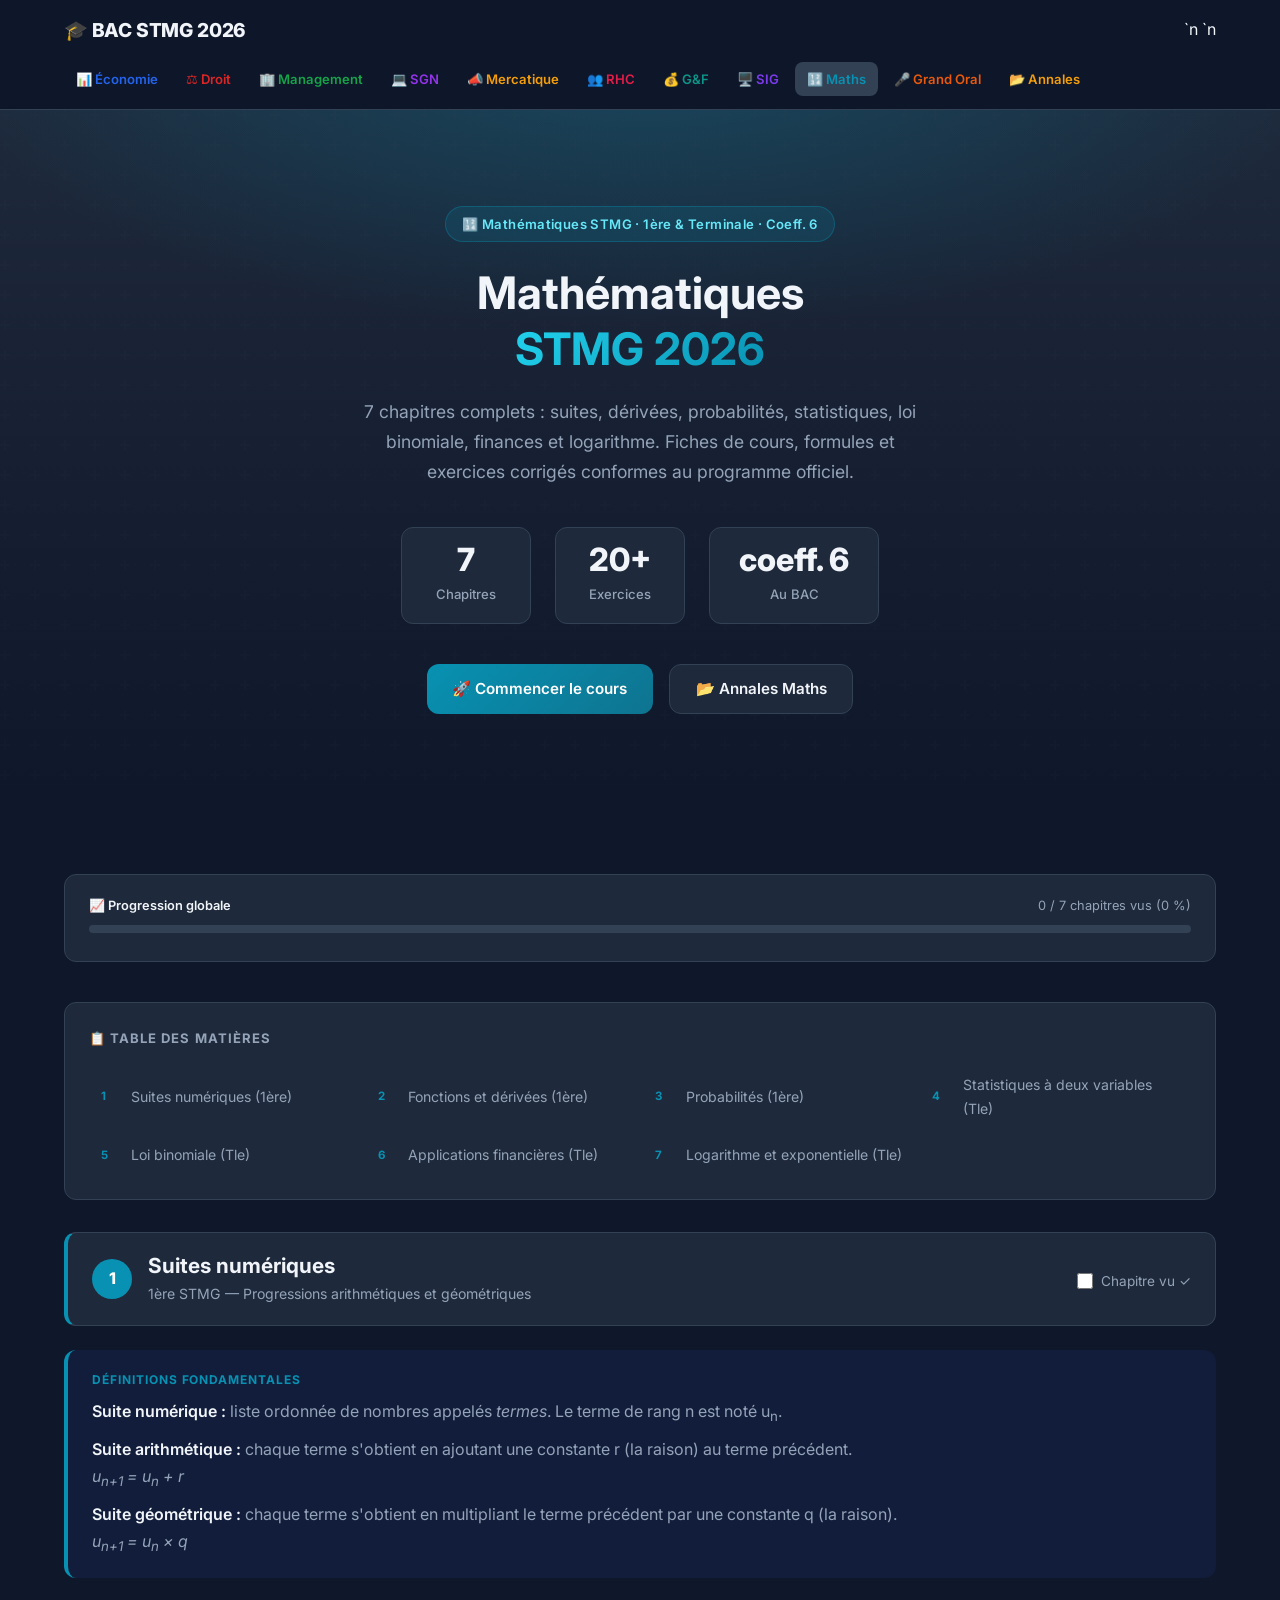
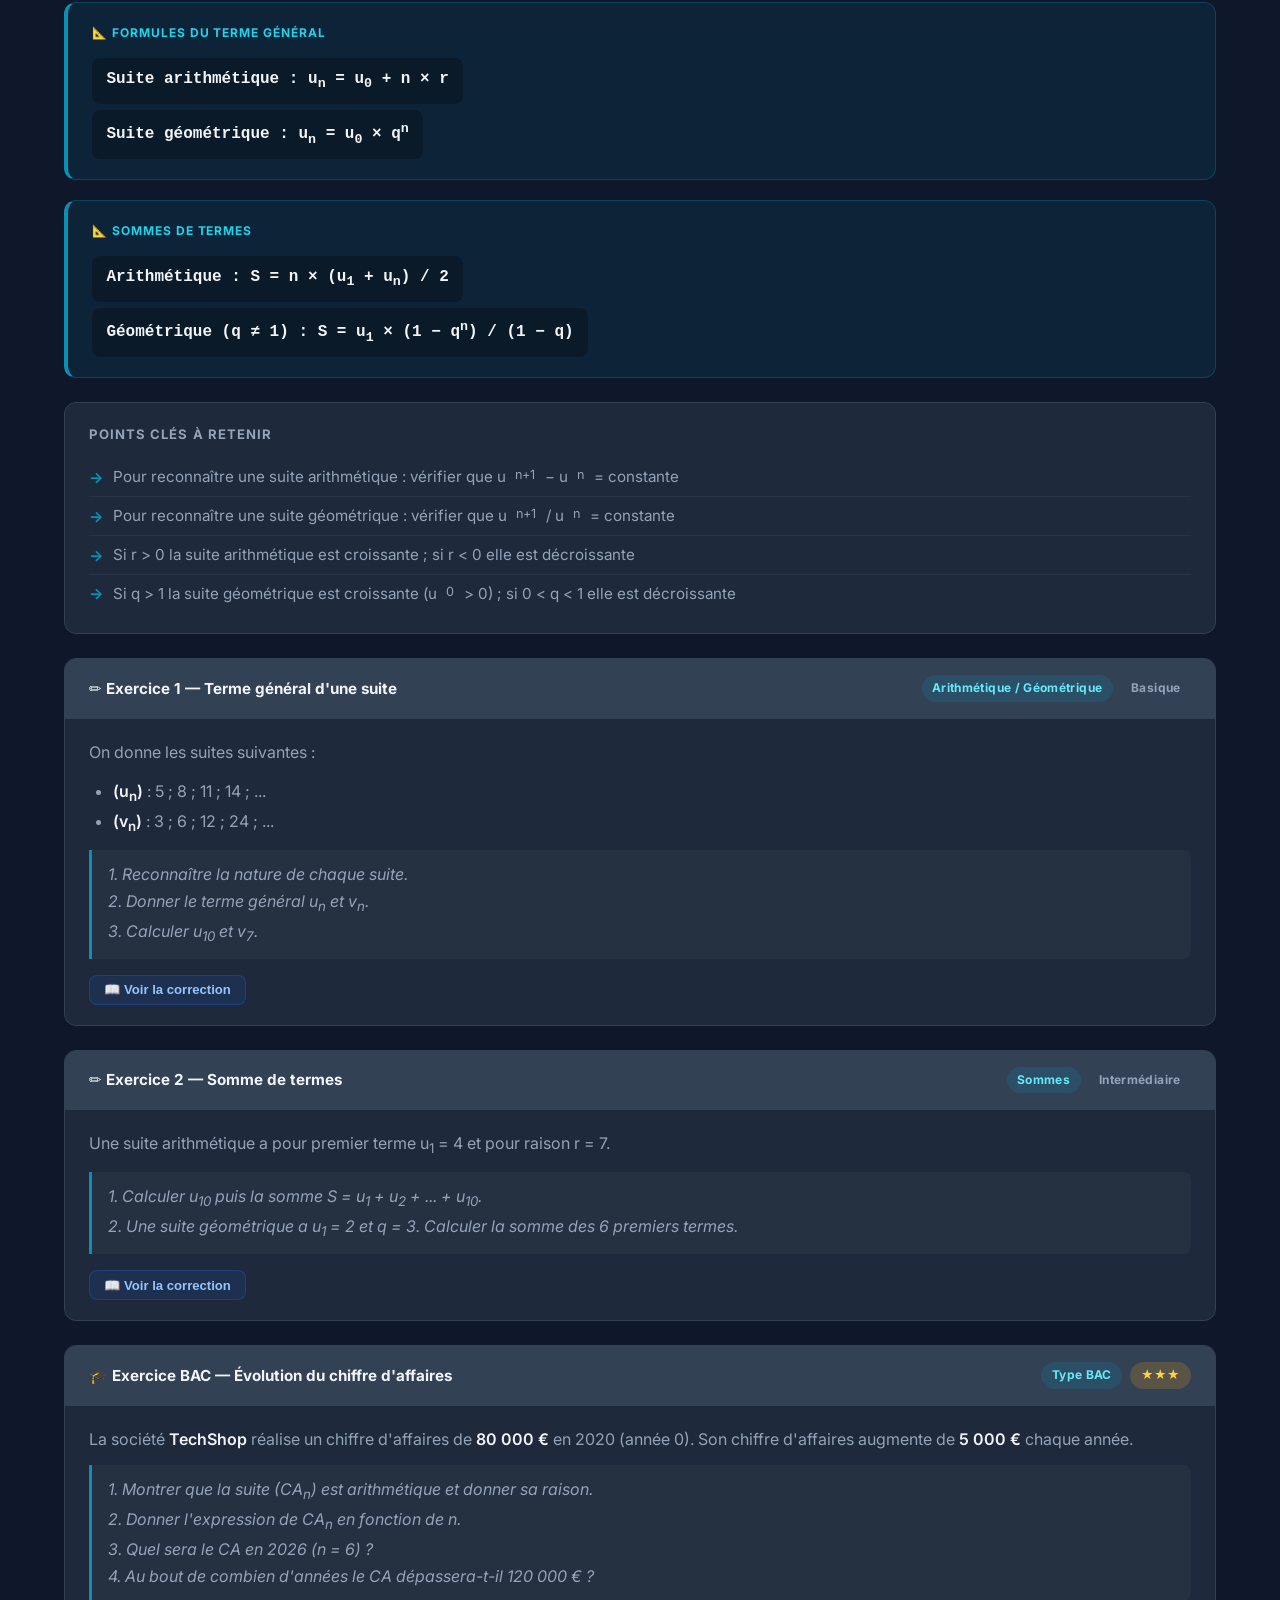
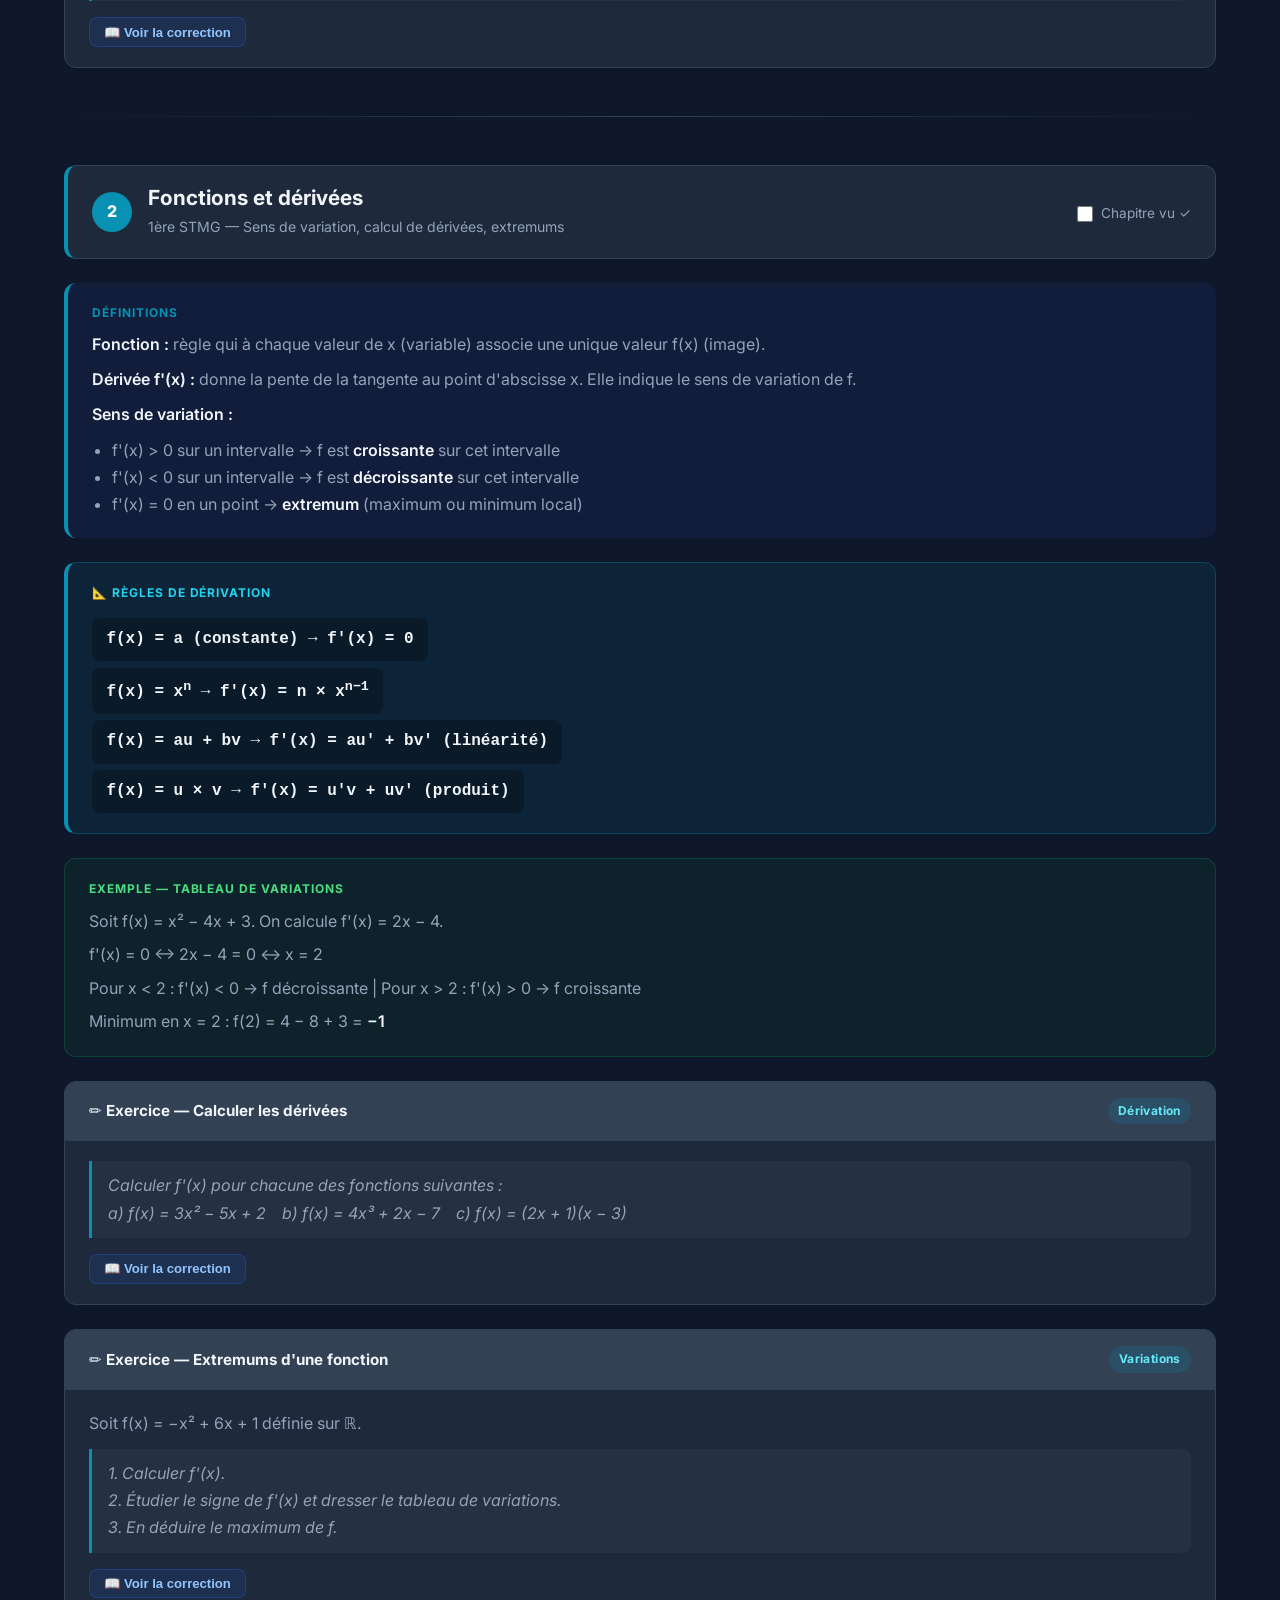
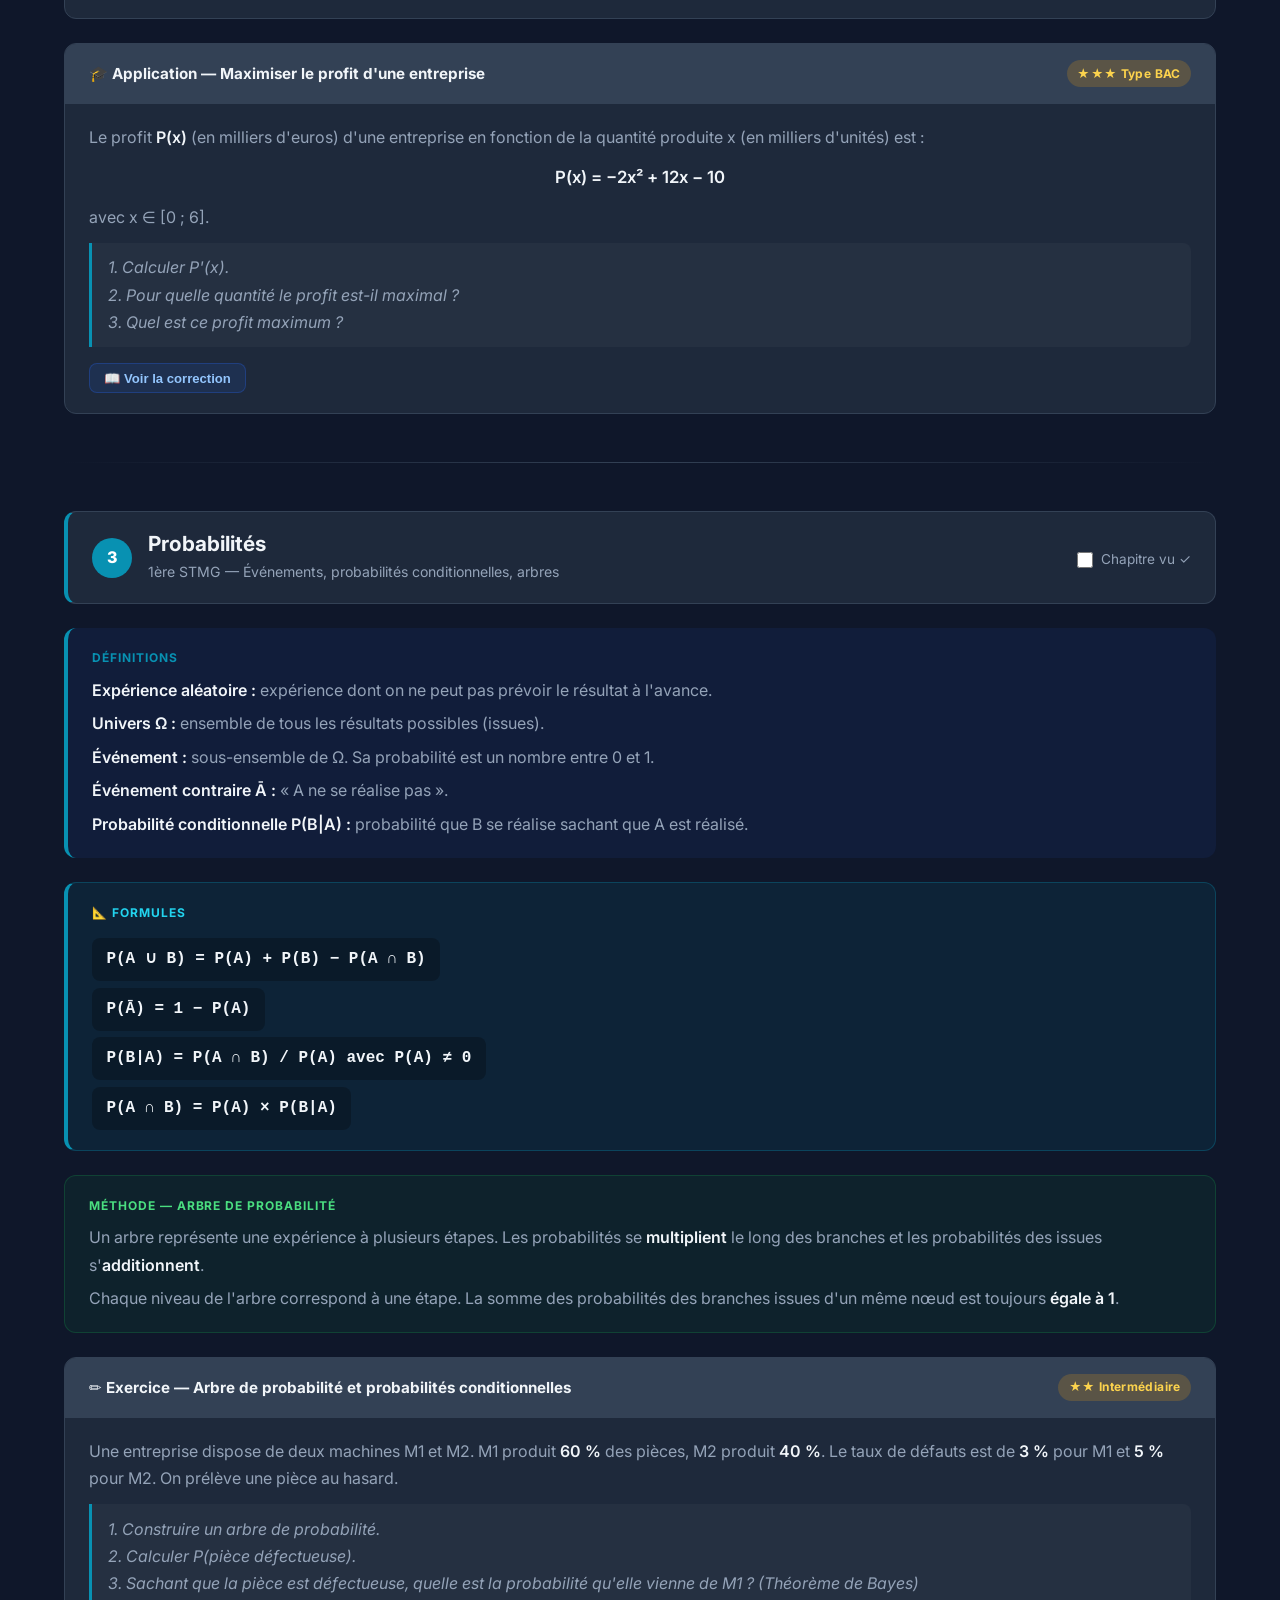
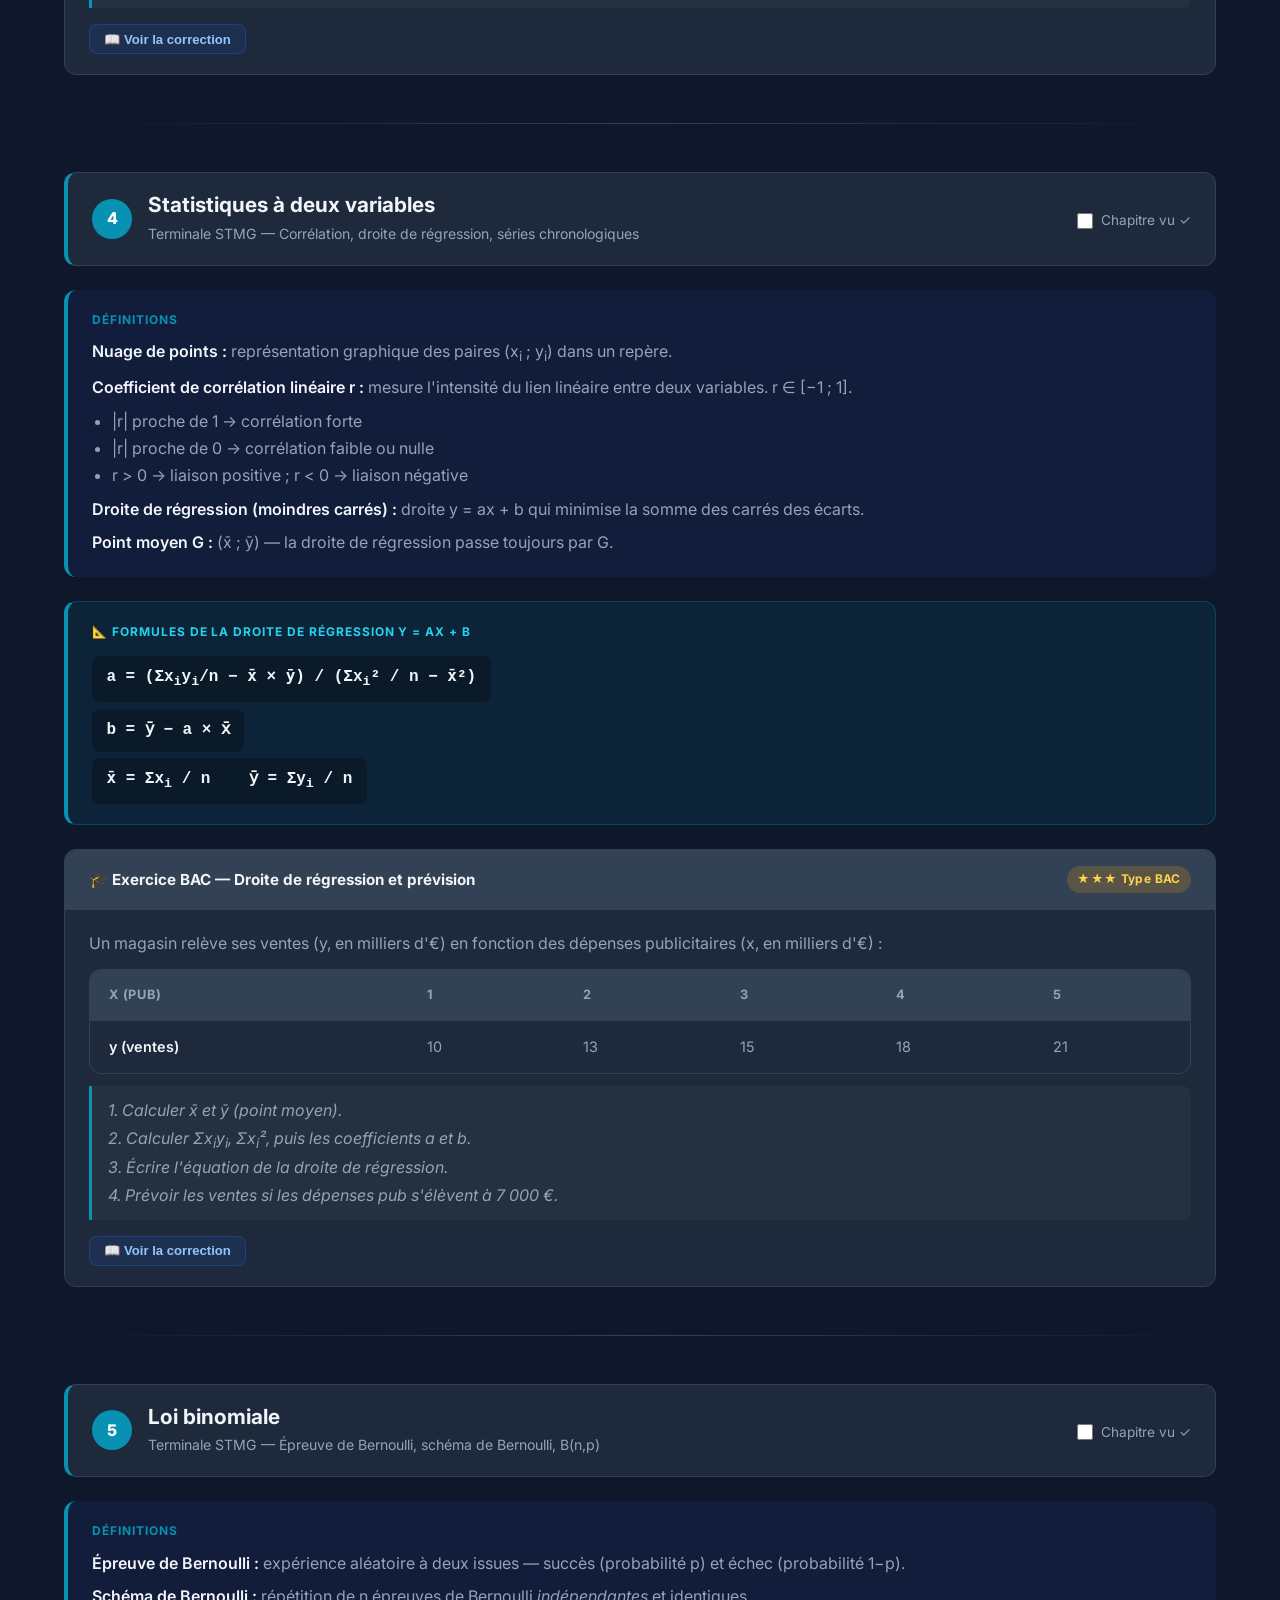
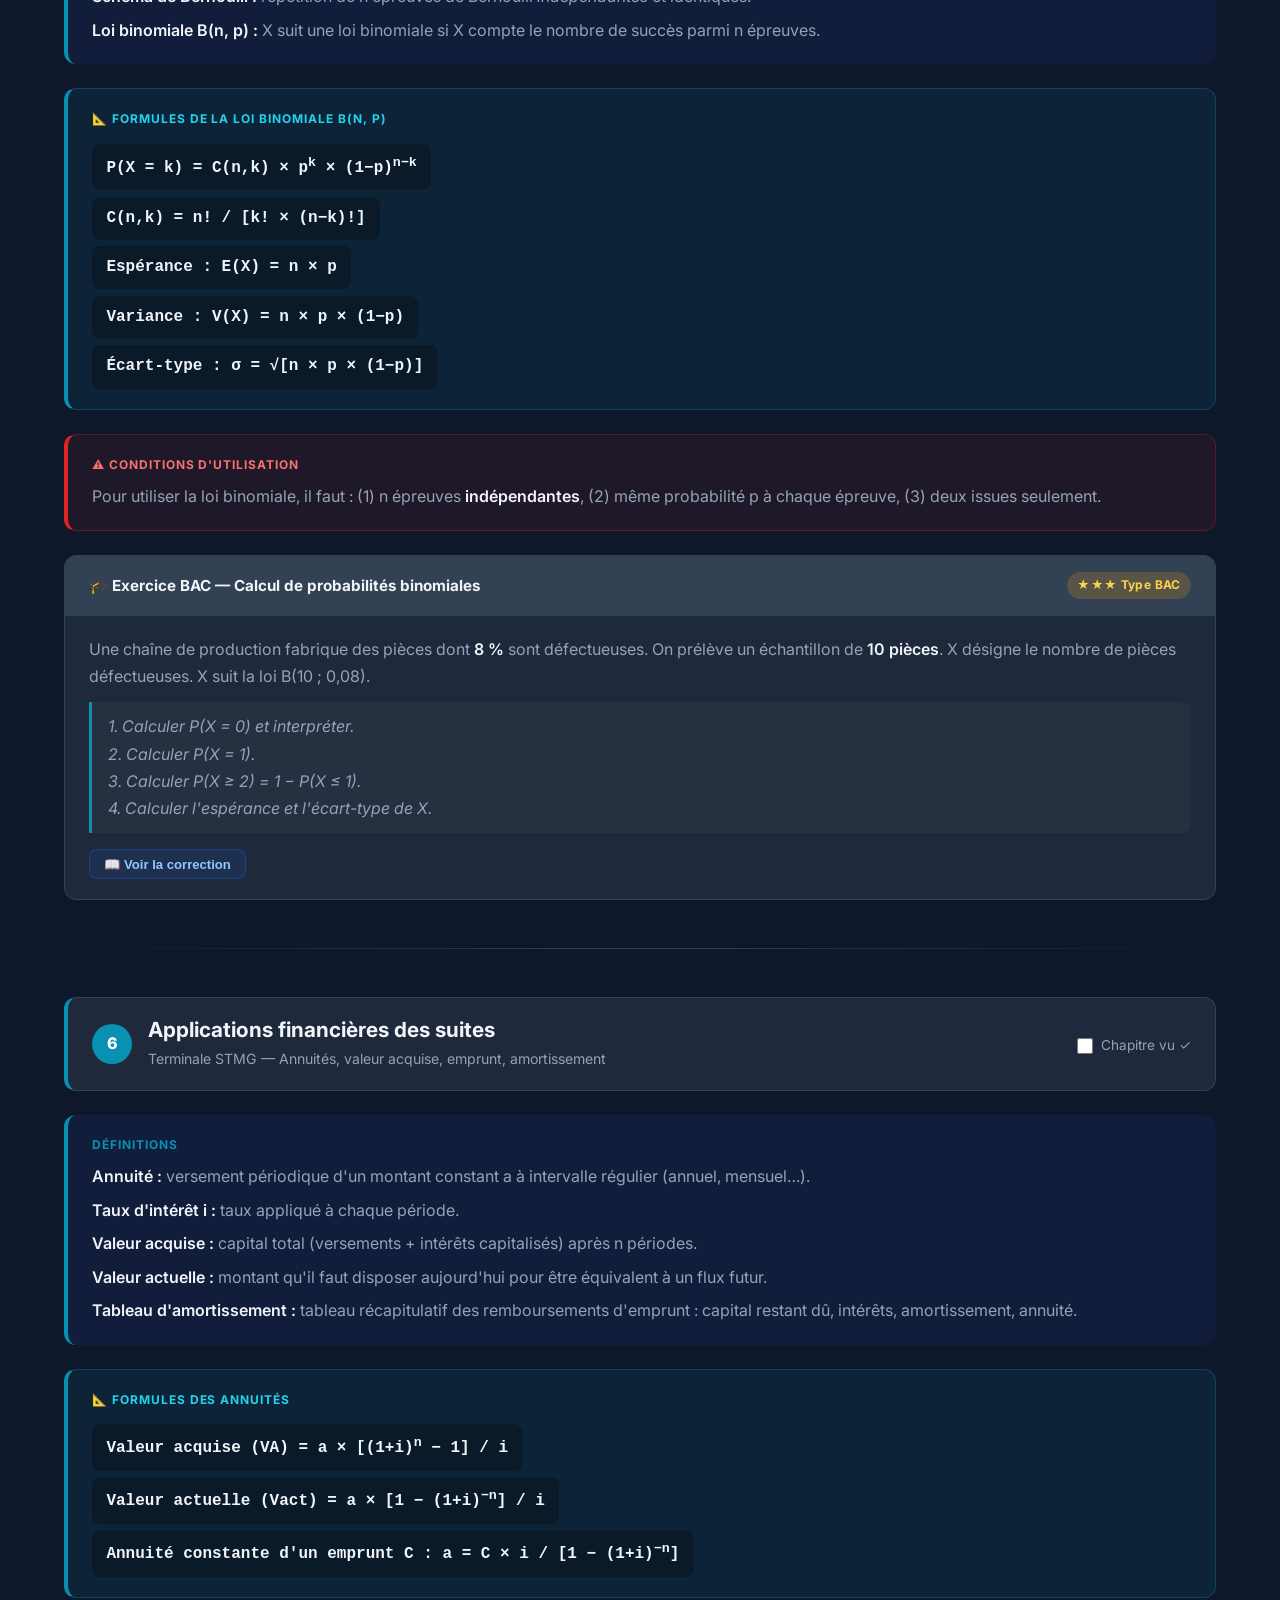
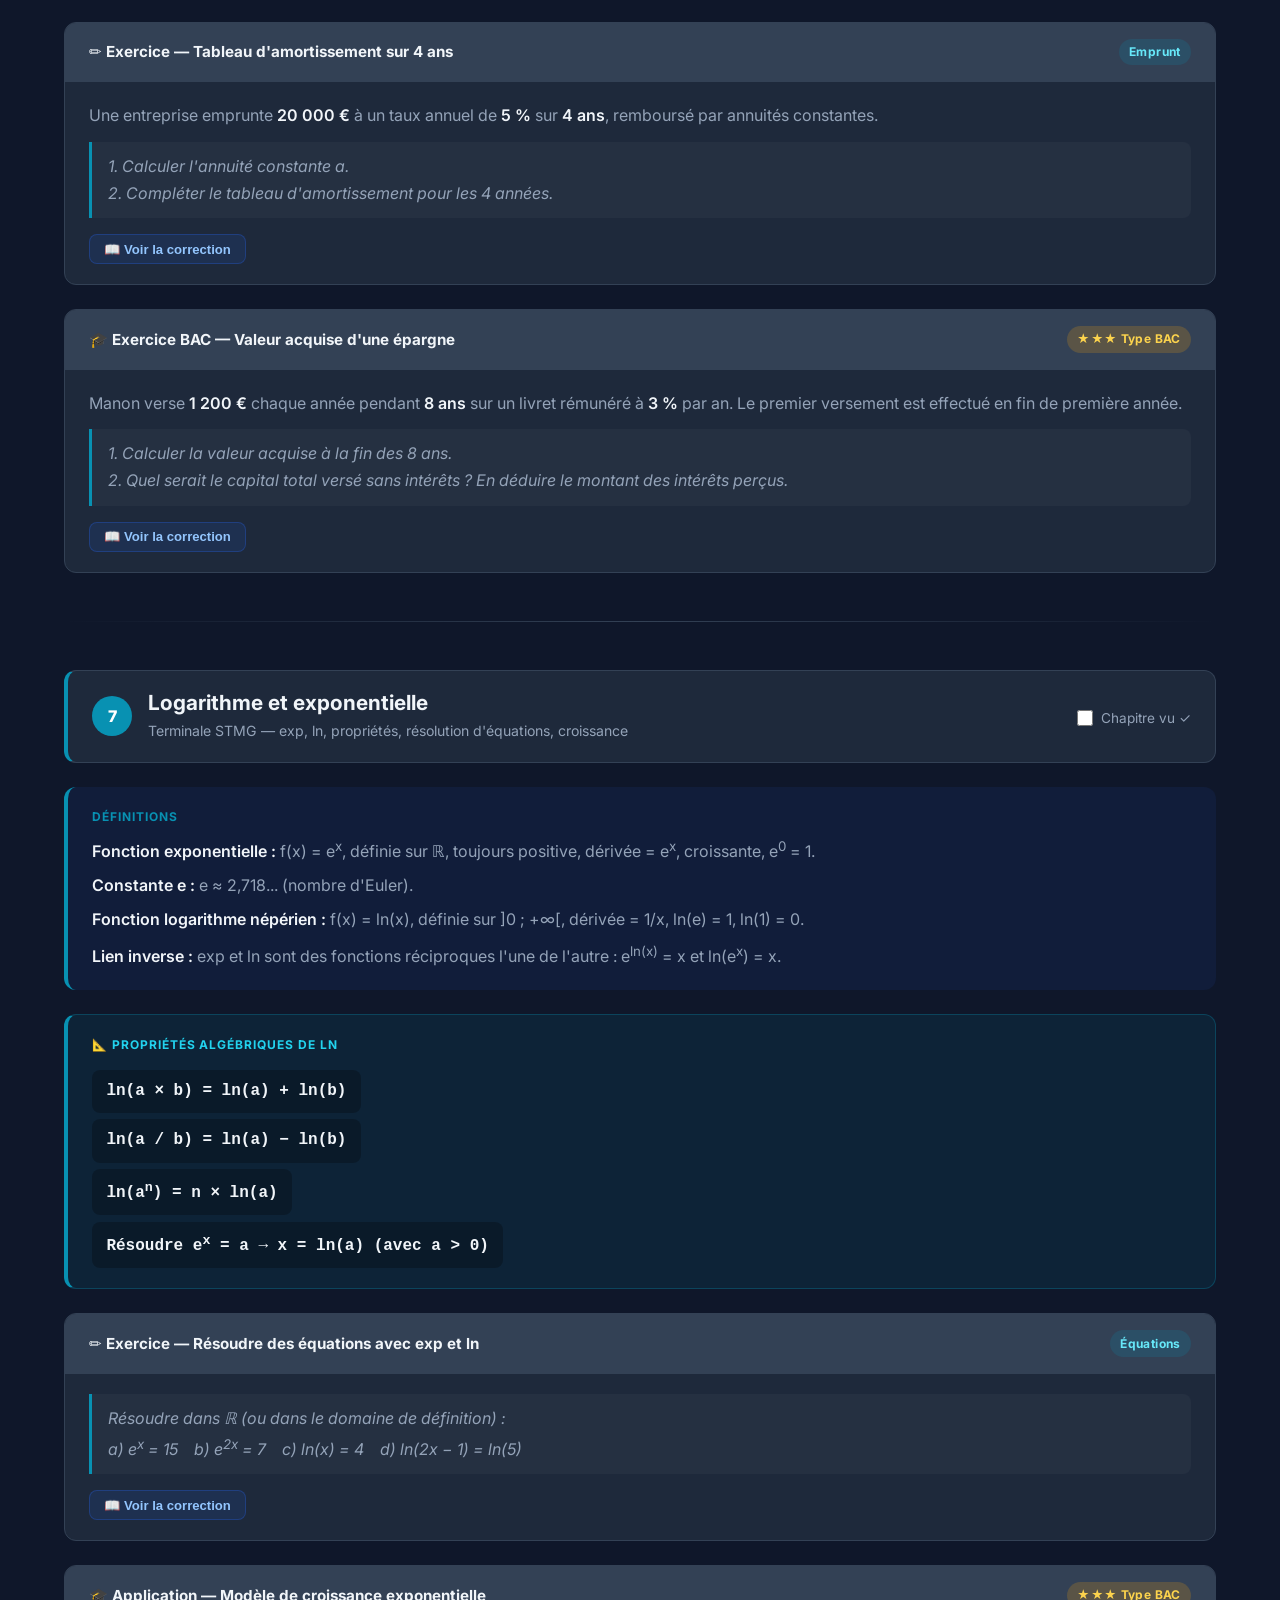
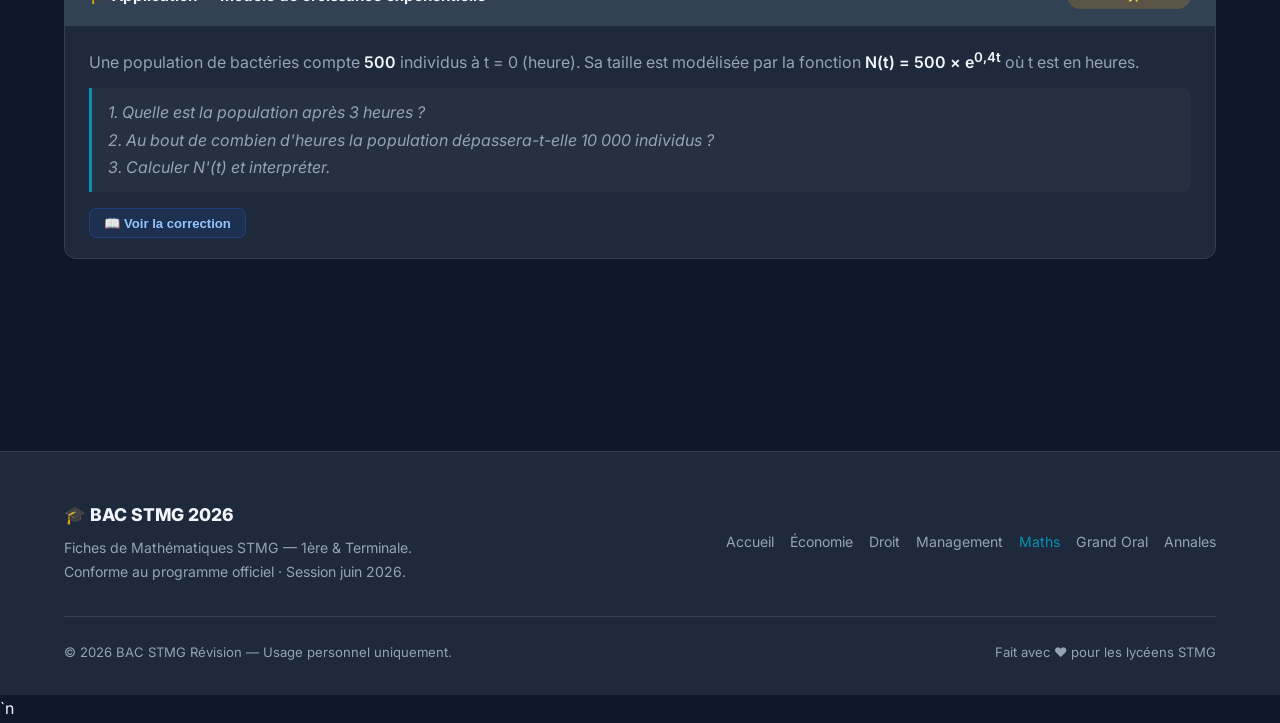
<file: maths.html>
﻿<!DOCTYPE html>
<html lang="fr">
<head>
  <meta charset="UTF-8">
  <meta name="viewport" content="width=device-width, initial-scale=1.0">
  <meta name="description" content="Révise les Mathématiques STMG 2026 : suites numériques, dérivées, probabilités, loi binomiale, logarithme, suites financières. Fiches et exercices corrigés.">
  <title>Mathématiques STMG 2026 — Fiches &amp; Exercices corrigés</title>
  <link rel="preconnect" href="https://fonts.googleapis.com">
  <link rel="preconnect" href="https://fonts.gstatic.com" crossorigin>
  <link href="https://fonts.googleapis.com/css2?family=Inter:wght@400;500;600;700;800&display=swap" rel="stylesheet">
  <link rel="stylesheet" href="css/style.css">
  <style>
    :root { --card-color: var(--maths); }
    .maths .chapter-header { border-left-color: var(--maths); }
    .maths .chapter-number { background: var(--maths); }
    .maths .def-box { border-left-color: var(--maths); }
    .maths .def-box .def-title { color: var(--maths); }
    .maths .key-points li::before { color: var(--maths); }
    .maths .exercise-question { border-left-color: var(--maths); }
    .maths .toc-item-num { color: var(--maths); }
    .hero-maths {
      background: radial-gradient(ellipse 80% 60% at 50% -10%, rgba(8,145,178,.3) 0%, transparent 70%),
                  linear-gradient(180deg, var(--bg2) 0%, var(--bg) 100%);
    }
    .hero-maths h1 span {
      background: linear-gradient(135deg, #22d3ee, #0891b2);
      -webkit-background-clip: text;
      -webkit-text-fill-color: transparent;
      background-clip: text;
    }
    .formula-maths {
      background: rgba(8,145,178,.1);
      border: 1px solid rgba(8,145,178,.3);
      border-left: 4px solid var(--maths);
      border-radius: var(--radius);
      padding: 1.25rem 1.5rem;
      margin: 1.25rem 0;
    }
    .formula-maths .formula-title {
      font-size: .75rem; font-weight: 700; text-transform: uppercase;
      letter-spacing: .08em; color: #22d3ee; margin-bottom: .5rem;
    }
    .formula-maths .formula {
      font-family: 'Courier New', monospace; font-size: 1rem; color: var(--text);
      font-weight: 600; background: rgba(0,0,0,.25); padding: .5rem .9rem;
      border-radius: 8px; margin-top: .4rem; display: inline-block;
    }
    .overall-progress-wrap {
      background: var(--bg2); border: 1px solid var(--border); border-radius: var(--radius);
      padding: 1.25rem 1.5rem; margin-bottom: 2.5rem;
    }
    .overall-progress-fill { background: linear-gradient(90deg, var(--maths), #22d3ee); }
    .ch-done-label {
      display: flex; align-items: center; gap: .5rem; font-size: .85rem;
      color: var(--text2); cursor: pointer; margin-top: .25rem;
    }
    .ch-done-label input { accent-color: var(--maths); width: 1rem; height: 1rem; cursor: pointer; }
  </style>
</head>
<body class="maths">

<!-- ══════════════════════════════════════════════════════════
     NAVBAR
══════════════════════════════════════════════════════════ -->
<nav class="navbar">
  <div class="container">
    <div class="navbar-inner">
      <a href="index.html" class="navbar-logo">🎓 BAC STMG 2026</a>`n      <button class="nav-hamburger" id="navToggle" aria-label="Menu" aria-expanded="false">☰</button>`n      <div class="navbar-links" id="navLinks">
        <a href="economie.html"         class="nav-eco">📊 Économie</a>
        <a href="droit.html"            class="nav-droit">⚖️ Droit</a>
        <a href="management.html"       class="nav-mgmt">🏢 Management</a>
        <a href="sciences-gestion.html" class="nav-sg">💻 SGN</a>
        <a href="mercatique.html"       class="nav-merca">📣 Mercatique</a>
        <a href="rhc.html"              class="nav-rhc">👥 RHC</a>
        <a href="gestion-finance.html"  class="nav-gf">💰 G&amp;F</a>
        <a href="sig.html"              class="nav-sig">🖥️ SIG</a>
        <a href="maths.html"            class="nav-maths" style="background:rgba(8,145,178,.12);">🔢 Maths</a>
        <a href="grand-oral.html"       class="nav-go">🎤 Grand Oral</a>
        <a href="annales.html" class="nav-merca">📂 Annales</a>
      </div>
    </div>
  </div>
</nav>

<!-- ══════════════════════════════════════════════════════════
     HERO
══════════════════════════════════════════════════════════ -->
<section class="hero hero-maths">
  <div class="container" style="position:relative;z-index:1;">
    <div class="hero-badge" style="background:rgba(8,145,178,.15);border-color:rgba(8,145,178,.35);color:#67e8f9;">
      🔢 Mathématiques STMG · 1ère &amp; Terminale · Coeff. 6
    </div>
    <h1>Mathématiques<br><span>STMG 2026</span></h1>
    <p class="hero-desc">
      7 chapitres complets : suites, dérivées, probabilités, statistiques, loi binomiale, finances et logarithme.
      Fiches de cours, formules et exercices corrigés conformes au programme officiel.
    </p>
    <div class="hero-stats">
      <div class="hero-stat">
        <span class="stat-value">7</span>
        <span class="stat-label">Chapitres</span>
      </div>
      <div class="hero-stat">
        <span class="stat-value">20+</span>
        <span class="stat-label">Exercices</span>
      </div>
      <div class="hero-stat">
        <span class="stat-value">coeff. 6</span>
        <span class="stat-label">Au BAC</span>
      </div>
    </div>
    <div class="hero-cta">
      <a href="#chapitre-1" class="btn" style="background:linear-gradient(135deg,#0891b2,#0e7490);color:#fff;">🚀 Commencer le cours</a>
      <a href="annales.html#maths" class="btn btn-secondary">📂 Annales Maths</a>
    </div>
  </div>
</section>

<!-- ══════════════════════════════════════════════════════════
     CONTENU PRINCIPAL
══════════════════════════════════════════════════════════ -->
<main class="section">
  <div class="container">

    <!-- Barre de progression globale -->
    <div class="overall-progress-wrap">
      <div class="progress-label">
        <span style="font-weight:600;color:var(--text);">📈 Progression globale</span>
        <span class="overall-progress-label">0/7 chapitres vus (0%)</span>
      </div>
      <div class="progress-bar-wrap">
        <div class="overall-progress-fill progress-bar-fill" style="width:0%"></div>
      </div>
    </div>

    <!-- Table des matières -->
    <div class="toc">
      <div class="toc-title">📋 Table des matières</div>
      <div class="toc-grid">
        <a href="#chapitre-1" class="toc-item"><span class="toc-item-num">1</span> Suites numériques (1ère)</a>
        <a href="#chapitre-2" class="toc-item"><span class="toc-item-num">2</span> Fonctions et dérivées (1ère)</a>
        <a href="#chapitre-3" class="toc-item"><span class="toc-item-num">3</span> Probabilités (1ère)</a>
        <a href="#chapitre-4" class="toc-item"><span class="toc-item-num">4</span> Statistiques à deux variables (Tle)</a>
        <a href="#chapitre-5" class="toc-item"><span class="toc-item-num">5</span> Loi binomiale (Tle)</a>
        <a href="#chapitre-6" class="toc-item"><span class="toc-item-num">6</span> Applications financières (Tle)</a>
        <a href="#chapitre-7" class="toc-item"><span class="toc-item-num">7</span> Logarithme et exponentielle (Tle)</a>
      </div>
    </div>

    <!-- ══════════════════════════════════════════════════════
         CHAPITRE 1 — Suites numériques
    ══════════════════════════════════════════════════════ -->
    <div class="chapter" id="chapitre-1">
      <div class="chapter-header">
        <div class="chapter-number">1</div>
        <div>
          <h2>Suites numériques</h2>
          <p style="color:var(--text2);font-size:.88rem;margin-top:.2rem;">1ère STMG — Progressions arithmétiques et géométriques</p>
        </div>
        <label class="ch-done-label" style="margin-left:auto;">
          <input type="checkbox" class="ch-done"> Chapitre vu ✓
        </label>
      </div>

      <div class="def-box">
        <div class="def-title">Définitions fondamentales</div>
        <p><strong>Suite numérique :</strong> liste ordonnée de nombres appelés <em>termes</em>. Le terme de rang n est noté u<sub>n</sub>.</p>
        <p style="margin-top:.5rem;"><strong>Suite arithmétique :</strong> chaque terme s'obtient en ajoutant une constante r (la raison) au terme précédent.<br>
        <em>u<sub>n+1</sub> = u<sub>n</sub> + r</em></p>
        <p style="margin-top:.5rem;"><strong>Suite géométrique :</strong> chaque terme s'obtient en multipliant le terme précédent par une constante q (la raison).<br>
        <em>u<sub>n+1</sub> = u<sub>n</sub> × q</em></p>
      </div>

      <div class="formula-maths">
        <div class="formula-title">📐 Formules du terme général</div>
        <div class="formula">Suite arithmétique : u<sub>n</sub> = u<sub>0</sub> + n × r</div><br>
        <div class="formula">Suite géométrique : u<sub>n</sub> = u<sub>0</sub> × q<sup>n</sup></div>
      </div>

      <div class="formula-maths">
        <div class="formula-title">📐 Sommes de termes</div>
        <div class="formula">Arithmétique : S = n × (u<sub>1</sub> + u<sub>n</sub>) / 2</div><br>
        <div class="formula">Géométrique (q ≠ 1) : S = u<sub>1</sub> × (1 − q<sup>n</sup>) / (1 − q)</div>
      </div>

      <div class="key-points">
        <div class="key-points-title">Points clés à retenir</div>
        <ul>
          <li>Pour reconnaître une suite arithmétique : vérifier que u<sub>n+1</sub> − u<sub>n</sub> = constante</li>
          <li>Pour reconnaître une suite géométrique : vérifier que u<sub>n+1</sub> / u<sub>n</sub> = constante</li>
          <li>Si r > 0 la suite arithmétique est croissante ; si r < 0 elle est décroissante</li>
          <li>Si q > 1 la suite géométrique est croissante (u<sub>0</sub> > 0) ; si 0 < q < 1 elle est décroissante</li>
        </ul>
      </div>

      <!-- Exercice 1 -->
      <div class="exercise">
        <div class="exercise-header">
          <h4>✏️ Exercice 1 — Terme général d'une suite</h4>
          <div style="display:flex;gap:.5rem;align-items:center;">
            <span class="badge badge-maths">Arithmétique / Géométrique</span>
            <span class="badge badge-neutral">Basique</span>
          </div>
        </div>
        <div class="exercise-body">
          <p>On donne les suites suivantes :</p>
          <ul style="margin:.75rem 0 .75rem 1.5rem;list-style:disc;color:var(--text2);">
            <li><strong>(u<sub>n</sub>)</strong> : 5 ; 8 ; 11 ; 14 ; ...</li>
            <li><strong>(v<sub>n</sub>)</strong> : 3 ; 6 ; 12 ; 24 ; ...</li>
          </ul>
          <div class="exercise-question">
            1. Reconnaître la nature de chaque suite.<br>
            2. Donner le terme général u<sub>n</sub> et v<sub>n</sub>.<br>
            3. Calculer u<sub>10</sub> et v<sub>7</sub>.
          </div>
          <button class="correction-toggle">📖 Voir la correction</button>
          <div class="correction-content">
            <p><strong>1. Nature des suites :</strong></p>
            <p>u<sub>n+1</sub> − u<sub>n</sub> = 8 − 5 = 3 (constante) → <strong>suite arithmétique</strong> de raison r = 3 et de premier terme u<sub>0</sub> = 5.</p>
            <p style="margin-top:.5rem;">v<sub>n+1</sub> / v<sub>n</sub> = 6/3 = 2 (constante) → <strong>suite géométrique</strong> de raison q = 2 et de premier terme v<sub>0</sub> = 3.</p>
            <p style="margin-top:.75rem;"><strong>2. Termes généraux :</strong></p>
            <p>u<sub>n</sub> = u<sub>0</sub> + n × r = <strong>5 + 3n</strong></p>
            <p>v<sub>n</sub> = v<sub>0</sub> × q<sup>n</sup> = <strong>3 × 2<sup>n</sup></strong></p>
            <p style="margin-top:.75rem;"><strong>3. Calculs :</strong></p>
            <p>u<sub>10</sub> = 5 + 3 × 10 = <strong>35</strong></p>
            <p>v<sub>7</sub> = 3 × 2<sup>7</sup> = 3 × 128 = <strong>384</strong></p>
          </div>
        </div>
      </div>

      <!-- Exercice 2 -->
      <div class="exercise">
        <div class="exercise-header">
          <h4>✏️ Exercice 2 — Somme de termes</h4>
          <div style="display:flex;gap:.5rem;align-items:center;">
            <span class="badge badge-maths">Sommes</span>
            <span class="badge badge-neutral">Intermédiaire</span>
          </div>
        </div>
        <div class="exercise-body">
          <p>Une suite arithmétique a pour premier terme u<sub>1</sub> = 4 et pour raison r = 7.</p>
          <div class="exercise-question">
            1. Calculer u<sub>10</sub> puis la somme S = u<sub>1</sub> + u<sub>2</sub> + ... + u<sub>10</sub>.<br>
            2. Une suite géométrique a u<sub>1</sub> = 2 et q = 3. Calculer la somme des 6 premiers termes.
          </div>
          <button class="correction-toggle">📖 Voir la correction</button>
          <div class="correction-content">
            <p><strong>1. Suite arithmétique :</strong></p>
            <p>u<sub>10</sub> = u<sub>1</sub> + (10 − 1) × r = 4 + 9 × 7 = 4 + 63 = <strong>67</strong></p>
            <p>S = 10 × (u<sub>1</sub> + u<sub>10</sub>) / 2 = 10 × (4 + 67) / 2 = 10 × 71/2 = <strong>355</strong></p>
            <p style="margin-top:.75rem;"><strong>2. Suite géométrique :</strong></p>
            <p>S = u<sub>1</sub> × (1 − q<sup>6</sup>) / (1 − q) = 2 × (1 − 3<sup>6</sup>) / (1 − 3)</p>
            <p>3<sup>6</sup> = 729 → S = 2 × (1 − 729) / (−2) = 2 × (−728) / (−2) = 2 × 364 = <strong>728</strong></p>
          </div>
        </div>
      </div>

      <!-- Exercice BAC -->
      <div class="exercise">
        <div class="exercise-header">
          <h4>🎓 Exercice BAC — Évolution du chiffre d'affaires</h4>
          <div style="display:flex;gap:.5rem;align-items:center;">
            <span class="badge badge-maths">Type BAC</span>
            <span class="badge badge-warning">★★★</span>
          </div>
        </div>
        <div class="exercise-body">
          <p>La société <strong>TechShop</strong> réalise un chiffre d'affaires de <strong>80 000 €</strong> en 2020 (année 0). Son chiffre d'affaires augmente de <strong>5 000 €</strong> chaque année.</p>
          <div class="exercise-question">
            1. Montrer que la suite (CA<sub>n</sub>) est arithmétique et donner sa raison.<br>
            2. Donner l'expression de CA<sub>n</sub> en fonction de n.<br>
            3. Quel sera le CA en 2026 (n = 6) ?<br>
            4. Au bout de combien d'années le CA dépassera-t-il 120 000 € ?
          </div>
          <button class="correction-toggle">📖 Voir la correction</button>
          <div class="correction-content">
            <p><strong>1.</strong> CA<sub>n+1</sub> − CA<sub>n</sub> = 5 000 (constante) → suite arithmétique de raison <strong>r = 5 000</strong>.</p>
            <p style="margin-top:.5rem;"><strong>2.</strong> CA<sub>n</sub> = CA<sub>0</sub> + n × r = <strong>80 000 + 5 000n</strong></p>
            <p style="margin-top:.5rem;"><strong>3.</strong> CA<sub>6</sub> = 80 000 + 5 000 × 6 = 80 000 + 30 000 = <strong>110 000 €</strong></p>
            <p style="margin-top:.5rem;"><strong>4.</strong> On résout : 80 000 + 5 000n > 120 000<br>
            5 000n > 40 000 → n > 8<br>
            Donc à partir de <strong>n = 9</strong>, soit en <strong>2029</strong>, le CA dépassera 120 000 €.</p>
          </div>
        </div>
      </div>
    </div>

    <div class="divider"></div>

    <!-- ══════════════════════════════════════════════════════
         CHAPITRE 2 — Fonctions et dérivées
    ══════════════════════════════════════════════════════ -->
    <div class="chapter" id="chapitre-2">
      <div class="chapter-header">
        <div class="chapter-number">2</div>
        <div>
          <h2>Fonctions et dérivées</h2>
          <p style="color:var(--text2);font-size:.88rem;margin-top:.2rem;">1ère STMG — Sens de variation, calcul de dérivées, extremums</p>
        </div>
        <label class="ch-done-label" style="margin-left:auto;">
          <input type="checkbox" class="ch-done"> Chapitre vu ✓
        </label>
      </div>

      <div class="def-box">
        <div class="def-title">Définitions</div>
        <p><strong>Fonction :</strong> règle qui à chaque valeur de x (variable) associe une unique valeur f(x) (image).</p>
        <p style="margin-top:.5rem;"><strong>Dérivée f'(x) :</strong> donne la pente de la tangente au point d'abscisse x. Elle indique le sens de variation de f.</p>
        <p style="margin-top:.5rem;"><strong>Sens de variation :</strong></p>
        <ul style="margin:.5rem 0 0 1.25rem;list-style:disc;color:var(--text2);">
          <li>f'(x) > 0 sur un intervalle → f est <strong>croissante</strong> sur cet intervalle</li>
          <li>f'(x) < 0 sur un intervalle → f est <strong>décroissante</strong> sur cet intervalle</li>
          <li>f'(x) = 0 en un point → <strong>extremum</strong> (maximum ou minimum local)</li>
        </ul>
      </div>

      <div class="formula-maths">
        <div class="formula-title">📐 Règles de dérivation</div>
        <div class="formula">f(x) = a (constante) → f'(x) = 0</div><br>
        <div class="formula">f(x) = x<sup>n</sup> → f'(x) = n × x<sup>n−1</sup></div><br>
        <div class="formula">f(x) = au + bv → f'(x) = au' + bv' (linéarité)</div><br>
        <div class="formula">f(x) = u × v → f'(x) = u'v + uv' (produit)</div>
      </div>

      <div class="example-box">
        <div class="example-title">Exemple — Tableau de variations</div>
        <p>Soit f(x) = x² − 4x + 3. On calcule f'(x) = 2x − 4.</p>
        <p style="margin-top:.4rem;">f'(x) = 0 ↔ 2x − 4 = 0 ↔ x = 2</p>
        <p style="margin-top:.4rem;">Pour x < 2 : f'(x) < 0 → f décroissante | Pour x > 2 : f'(x) > 0 → f croissante</p>
        <p style="margin-top:.4rem;">Minimum en x = 2 : f(2) = 4 − 8 + 3 = <strong>−1</strong></p>
      </div>

      <!-- Exercice dérivées -->
      <div class="exercise">
        <div class="exercise-header">
          <h4>✏️ Exercice — Calculer les dérivées</h4>
          <span class="badge badge-maths">Dérivation</span>
        </div>
        <div class="exercise-body">
          <div class="exercise-question">
            Calculer f'(x) pour chacune des fonctions suivantes :<br>
            a) f(x) = 3x² − 5x + 2 &nbsp;&nbsp; b) f(x) = 4x³ + 2x − 7 &nbsp;&nbsp; c) f(x) = (2x + 1)(x − 3)
          </div>
          <button class="correction-toggle">📖 Voir la correction</button>
          <div class="correction-content">
            <p><strong>a)</strong> f(x) = 3x² − 5x + 2 → f'(x) = 6x − 5</p>
            <p><strong>b)</strong> f(x) = 4x³ + 2x − 7 → f'(x) = 12x² + 2</p>
            <p><strong>c)</strong> f(x) = (2x + 1)(x − 3) : on utilise la règle du produit avec u = 2x + 1 et v = x − 3.<br>
            u' = 2, v' = 1<br>
            f'(x) = u'v + uv' = 2(x − 3) + (2x + 1)(1) = 2x − 6 + 2x + 1 = <strong>4x − 5</strong><br>
            (Vérification : f(x) = 2x² − 5x − 3 → f'(x) = 4x − 5 ✓)</p>
          </div>
        </div>
      </div>

      <!-- Exercice extremums -->
      <div class="exercise">
        <div class="exercise-header">
          <h4>✏️ Exercice — Extremums d'une fonction</h4>
          <span class="badge badge-maths">Variations</span>
        </div>
        <div class="exercise-body">
          <p>Soit f(x) = −x² + 6x + 1 définie sur ℝ.</p>
          <div class="exercise-question">
            1. Calculer f'(x).<br>
            2. Étudier le signe de f'(x) et dresser le tableau de variations.<br>
            3. En déduire le maximum de f.
          </div>
          <button class="correction-toggle">📖 Voir la correction</button>
          <div class="correction-content">
            <p><strong>1.</strong> f'(x) = −2x + 6</p>
            <p style="margin-top:.5rem;"><strong>2.</strong> f'(x) = 0 ↔ −2x + 6 = 0 ↔ x = 3</p>
            <p>Sur ]−∞ ; 3[ : f'(x) > 0 → f croissante</p>
            <p>Sur ]3 ; +∞[ : f'(x) < 0 → f décroissante</p>
            <p style="margin-top:.5rem;"><strong>3.</strong> f admet un <strong>maximum</strong> en x = 3 :<br>
            f(3) = −9 + 18 + 1 = <strong>10</strong></p>
          </div>
        </div>
      </div>

      <!-- Application profit -->
      <div class="exercise">
        <div class="exercise-header">
          <h4>🎓 Application — Maximiser le profit d'une entreprise</h4>
          <span class="badge badge-warning">★★★ Type BAC</span>
        </div>
        <div class="exercise-body">
          <p>Le profit <strong>P(x)</strong> (en milliers d'euros) d'une entreprise en fonction de la quantité produite x (en milliers d'unités) est :</p>
          <p style="text-align:center;font-size:1.05rem;font-weight:600;color:var(--text);margin:.75rem 0;">P(x) = −2x² + 12x − 10</p>
          <p>avec x ∈ [0 ; 6].</p>
          <div class="exercise-question">
            1. Calculer P'(x).<br>
            2. Pour quelle quantité le profit est-il maximal ?<br>
            3. Quel est ce profit maximum ?
          </div>
          <button class="correction-toggle">📖 Voir la correction</button>
          <div class="correction-content">
            <p><strong>1.</strong> P'(x) = −4x + 12</p>
            <p style="margin-top:.5rem;"><strong>2.</strong> P'(x) = 0 ↔ −4x + 12 = 0 ↔ x = 3</p>
            <p>Sur [0 ; 3[ : P'(x) > 0 → P croissant | Sur ]3 ; 6] : P'(x) < 0 → P décroissant</p>
            <p>Le profit est maximal pour <strong>x = 3</strong>, soit 3 000 unités produites.</p>
            <p style="margin-top:.5rem;"><strong>3.</strong> P(3) = −2(9) + 12(3) − 10 = −18 + 36 − 10 = <strong>8 000 €</strong></p>
          </div>
        </div>
      </div>
    </div>

    <div class="divider"></div>

    <!-- ══════════════════════════════════════════════════════
         CHAPITRE 3 — Probabilités
    ══════════════════════════════════════════════════════ -->
    <div class="chapter" id="chapitre-3">
      <div class="chapter-header">
        <div class="chapter-number">3</div>
        <div>
          <h2>Probabilités</h2>
          <p style="color:var(--text2);font-size:.88rem;margin-top:.2rem;">1ère STMG — Événements, probabilités conditionnelles, arbres</p>
        </div>
        <label class="ch-done-label" style="margin-left:auto;">
          <input type="checkbox" class="ch-done"> Chapitre vu ✓
        </label>
      </div>

      <div class="def-box">
        <div class="def-title">Définitions</div>
        <p><strong>Expérience aléatoire :</strong> expérience dont on ne peut pas prévoir le résultat à l'avance.</p>
        <p style="margin-top:.4rem;"><strong>Univers Ω :</strong> ensemble de tous les résultats possibles (issues).</p>
        <p style="margin-top:.4rem;"><strong>Événement :</strong> sous-ensemble de Ω. Sa probabilité est un nombre entre 0 et 1.</p>
        <p style="margin-top:.4rem;"><strong>Événement contraire Ā :</strong> « A ne se réalise pas ».</p>
        <p style="margin-top:.4rem;"><strong>Probabilité conditionnelle P(B|A) :</strong> probabilité que B se réalise sachant que A est réalisé.</p>
      </div>

      <div class="formula-maths">
        <div class="formula-title">📐 Formules</div>
        <div class="formula">P(A ∪ B) = P(A) + P(B) − P(A ∩ B)</div><br>
        <div class="formula">P(Ā) = 1 − P(A)</div><br>
        <div class="formula">P(B|A) = P(A ∩ B) / P(A)  avec P(A) ≠ 0</div><br>
        <div class="formula">P(A ∩ B) = P(A) × P(B|A)</div>
      </div>

      <div class="example-box">
        <div class="example-title">Méthode — Arbre de probabilité</div>
        <p>Un arbre représente une expérience à plusieurs étapes. Les probabilités se <strong>multiplient</strong> le long des branches et les probabilités des issues s'<strong>additionnent</strong>.</p>
        <p style="margin-top:.4rem;">Chaque niveau de l'arbre correspond à une étape. La somme des probabilités des branches issues d'un même nœud est toujours <strong>égale à 1</strong>.</p>
      </div>

      <div class="exercise">
        <div class="exercise-header">
          <h4>✏️ Exercice — Arbre de probabilité et probabilités conditionnelles</h4>
          <span class="badge badge-warning">★★ Intermédiaire</span>
        </div>
        <div class="exercise-body">
          <p>Une entreprise dispose de deux machines M1 et M2. M1 produit <strong>60 %</strong> des pièces, M2 produit <strong>40 %</strong>. Le taux de défauts est de <strong>3 %</strong> pour M1 et <strong>5 %</strong> pour M2. On prélève une pièce au hasard.</p>
          <div class="exercise-question">
            1. Construire un arbre de probabilité.<br>
            2. Calculer P(pièce défectueuse).<br>
            3. Sachant que la pièce est défectueuse, quelle est la probabilité qu'elle vienne de M1 ? (Théorème de Bayes)
          </div>
          <button class="correction-toggle">📖 Voir la correction</button>
          <div class="correction-content">
            <p><strong>1. Arbre :</strong></p>
            <p>M1 (0,6) → Défaut (0,03) | M1 (0,6) → Correct (0,97)</p>
            <p>M2 (0,4) → Défaut (0,05) | M2 (0,4) → Correct (0,95)</p>
            <p style="margin-top:.5rem;"><strong>2. Probabilité de défaut :</strong></p>
            <p>P(D) = P(M1) × P(D|M1) + P(M2) × P(D|M2)</p>
            <p>P(D) = 0,6 × 0,03 + 0,4 × 0,05 = 0,018 + 0,020 = <strong>0,038</strong></p>
            <p>Il y a donc <strong>3,8 %</strong> de pièces défectueuses.</p>
            <p style="margin-top:.5rem;"><strong>3. Théorème de Bayes :</strong></p>
            <p>P(M1|D) = P(M1 ∩ D) / P(D) = 0,018 / 0,038 ≈ <strong>0,474</strong></p>
            <p>Si la pièce est défectueuse, il y a environ <strong>47,4 %</strong> de chances qu'elle vienne de M1.</p>
          </div>
        </div>
      </div>
    </div>

    <div class="divider"></div>

    <!-- ══════════════════════════════════════════════════════
         CHAPITRE 4 — Statistiques à deux variables
    ══════════════════════════════════════════════════════ -->
    <div class="chapter" id="chapitre-4">
      <div class="chapter-header">
        <div class="chapter-number">4</div>
        <div>
          <h2>Statistiques à deux variables</h2>
          <p style="color:var(--text2);font-size:.88rem;margin-top:.2rem;">Terminale STMG — Corrélation, droite de régression, séries chronologiques</p>
        </div>
        <label class="ch-done-label" style="margin-left:auto;">
          <input type="checkbox" class="ch-done"> Chapitre vu ✓
        </label>
      </div>

      <div class="def-box">
        <div class="def-title">Définitions</div>
        <p><strong>Nuage de points :</strong> représentation graphique des paires (x<sub>i</sub> ; y<sub>i</sub>) dans un repère.</p>
        <p style="margin-top:.4rem;"><strong>Coefficient de corrélation linéaire r :</strong> mesure l'intensité du lien linéaire entre deux variables. r ∈ [−1 ; 1].</p>
        <ul style="margin:.4rem 0 0 1.25rem;list-style:disc;color:var(--text2);">
          <li>|r| proche de 1 → corrélation forte</li>
          <li>|r| proche de 0 → corrélation faible ou nulle</li>
          <li>r > 0 → liaison positive ; r < 0 → liaison négative</li>
        </ul>
        <p style="margin-top:.4rem;"><strong>Droite de régression (moindres carrés) :</strong> droite y = ax + b qui minimise la somme des carrés des écarts.</p>
        <p style="margin-top:.4rem;"><strong>Point moyen G :</strong> (x̄ ; ȳ) — la droite de régression passe toujours par G.</p>
      </div>

      <div class="formula-maths">
        <div class="formula-title">📐 Formules de la droite de régression y = ax + b</div>
        <div class="formula">a = (Σx<sub>i</sub>y<sub>i</sub>/n − x̄ × ȳ) / (Σx<sub>i</sub>² / n − x̄²)</div><br>
        <div class="formula">b = ȳ − a × x̄</div><br>
        <div class="formula">x̄ = Σx<sub>i</sub> / n &nbsp;&nbsp; ȳ = Σy<sub>i</sub> / n</div>
      </div>

      <div class="exercise">
        <div class="exercise-header">
          <h4>🎓 Exercice BAC — Droite de régression et prévision</h4>
          <span class="badge badge-warning">★★★ Type BAC</span>
        </div>
        <div class="exercise-body">
          <p>Un magasin relève ses ventes (y, en milliers d'€) en fonction des dépenses publicitaires (x, en milliers d'€) :</p>
          <div class="table-wrapper" style="margin:.75rem 0;">
            <table>
              <thead><tr><th>x (pub)</th><th>1</th><th>2</th><th>3</th><th>4</th><th>5</th></tr></thead>
              <tbody>
                <tr><td><strong>y (ventes)</strong></td><td>10</td><td>13</td><td>15</td><td>18</td><td>21</td></tr>
              </tbody>
            </table>
          </div>
          <div class="exercise-question">
            1. Calculer x̄ et ȳ (point moyen).<br>
            2. Calculer Σx<sub>i</sub>y<sub>i</sub>, Σx<sub>i</sub>², puis les coefficients a et b.<br>
            3. Écrire l'équation de la droite de régression.<br>
            4. Prévoir les ventes si les dépenses pub s'élèvent à 7 000 €.
          </div>
          <button class="correction-toggle">📖 Voir la correction</button>
          <div class="correction-content">
            <p><strong>1. Point moyen :</strong></p>
            <p>x̄ = (1+2+3+4+5)/5 = 15/5 = <strong>3</strong></p>
            <p>ȳ = (10+13+15+18+21)/5 = 77/5 = <strong>15,4</strong></p>
            <p style="margin-top:.5rem;"><strong>2. Calculs intermédiaires :</strong></p>
            <p>Σx<sub>i</sub>y<sub>i</sub> = 1×10 + 2×13 + 3×15 + 4×18 + 5×21 = 10+26+45+72+105 = <strong>258</strong></p>
            <p>Σx<sub>i</sub>² = 1+4+9+16+25 = <strong>55</strong></p>
            <p>a = (258/5 − 3×15,4) / (55/5 − 3²) = (51,6 − 46,2) / (11 − 9) = 5,4 / 2 = <strong>2,7</strong></p>
            <p>b = ȳ − a × x̄ = 15,4 − 2,7 × 3 = 15,4 − 8,1 = <strong>7,3</strong></p>
            <p style="margin-top:.5rem;"><strong>3. Droite de régression :</strong> <em>y = 2,7x + 7,3</em></p>
            <p style="margin-top:.5rem;"><strong>4. Prévision pour x = 7 :</strong></p>
            <p>y = 2,7 × 7 + 7,3 = 18,9 + 7,3 = <strong>26,2 milliers d'€</strong></p>
            <p style="font-size:.85rem;color:var(--text2);margin-top:.4rem;">Attention : x = 7 est une extrapolation (hors des données observées). La prévision est moins fiable.</p>
          </div>
        </div>
      </div>
    </div>

    <div class="divider"></div>

    <!-- ══════════════════════════════════════════════════════
         CHAPITRE 5 — Loi binomiale
    ══════════════════════════════════════════════════════ -->
    <div class="chapter" id="chapitre-5">
      <div class="chapter-header">
        <div class="chapter-number">5</div>
        <div>
          <h2>Loi binomiale</h2>
          <p style="color:var(--text2);font-size:.88rem;margin-top:.2rem;">Terminale STMG — Épreuve de Bernoulli, schéma de Bernoulli, B(n,p)</p>
        </div>
        <label class="ch-done-label" style="margin-left:auto;">
          <input type="checkbox" class="ch-done"> Chapitre vu ✓
        </label>
      </div>

      <div class="def-box">
        <div class="def-title">Définitions</div>
        <p><strong>Épreuve de Bernoulli :</strong> expérience aléatoire à deux issues — succès (probabilité p) et échec (probabilité 1−p).</p>
        <p style="margin-top:.4rem;"><strong>Schéma de Bernoulli :</strong> répétition de n épreuves de Bernoulli <em>indépendantes</em> et identiques.</p>
        <p style="margin-top:.4rem;"><strong>Loi binomiale B(n, p) :</strong> X suit une loi binomiale si X compte le nombre de succès parmi n épreuves.</p>
      </div>

      <div class="formula-maths">
        <div class="formula-title">📐 Formules de la loi binomiale B(n, p)</div>
        <div class="formula">P(X = k) = C(n,k) × p<sup>k</sup> × (1−p)<sup>n−k</sup></div><br>
        <div class="formula">C(n,k) = n! / [k! × (n−k)!]</div><br>
        <div class="formula">Espérance : E(X) = n × p</div><br>
        <div class="formula">Variance : V(X) = n × p × (1−p)</div><br>
        <div class="formula">Écart-type : σ = √[n × p × (1−p)]</div>
      </div>

      <div class="notice-box">
        <div class="notice-title">⚠️ Conditions d'utilisation</div>
        <p>Pour utiliser la loi binomiale, il faut : (1) n épreuves <strong>indépendantes</strong>, (2) même probabilité p à chaque épreuve, (3) deux issues seulement.</p>
      </div>

      <div class="exercise">
        <div class="exercise-header">
          <h4>🎓 Exercice BAC — Calcul de probabilités binomiales</h4>
          <span class="badge badge-warning">★★★ Type BAC</span>
        </div>
        <div class="exercise-body">
          <p>Une chaîne de production fabrique des pièces dont <strong>8 %</strong> sont défectueuses. On prélève un échantillon de <strong>10 pièces</strong>. X désigne le nombre de pièces défectueuses. X suit la loi B(10 ; 0,08).</p>
          <div class="exercise-question">
            1. Calculer P(X = 0) et interpréter.<br>
            2. Calculer P(X = 1).<br>
            3. Calculer P(X ≥ 2) = 1 − P(X ≤ 1).<br>
            4. Calculer l'espérance et l'écart-type de X.
          </div>
          <button class="correction-toggle">📖 Voir la correction</button>
          <div class="correction-content">
            <p><strong>1. P(X = 0) :</strong></p>
            <p>P(X = 0) = C(10,0) × 0,08⁰ × 0,92¹⁰ = 1 × 1 × 0,92¹⁰ ≈ <strong>0,4344</strong></p>
            <p><em>Interprétation :</em> il y a environ 43,4 % de chances qu'aucune pièce ne soit défectueuse.</p>
            <p style="margin-top:.5rem;"><strong>2. P(X = 1) :</strong></p>
            <p>P(X = 1) = C(10,1) × 0,08¹ × 0,92⁹ = 10 × 0,08 × 0,92⁹ ≈ 10 × 0,08 × 0,4722 ≈ <strong>0,3777</strong></p>
            <p style="margin-top:.5rem;"><strong>3. P(X ≥ 2) :</strong></p>
            <p>P(X ≤ 1) = P(X = 0) + P(X = 1) ≈ 0,4344 + 0,3777 = 0,8121</p>
            <p>P(X ≥ 2) = 1 − 0,8121 ≈ <strong>0,1879</strong> soit environ 18,8 %</p>
            <p style="margin-top:.5rem;"><strong>4. Espérance et écart-type :</strong></p>
            <p>E(X) = n × p = 10 × 0,08 = <strong>0,8</strong> pièce défectueuse en moyenne</p>
            <p>σ = √(10 × 0,08 × 0,92) = √0,736 ≈ <strong>0,858</strong></p>
          </div>
        </div>
      </div>
    </div>

    <div class="divider"></div>

    <!-- ══════════════════════════════════════════════════════
         CHAPITRE 6 — Suites et applications financières
    ══════════════════════════════════════════════════════ -->
    <div class="chapter" id="chapitre-6">
      <div class="chapter-header">
        <div class="chapter-number">6</div>
        <div>
          <h2>Applications financières des suites</h2>
          <p style="color:var(--text2);font-size:.88rem;margin-top:.2rem;">Terminale STMG — Annuités, valeur acquise, emprunt, amortissement</p>
        </div>
        <label class="ch-done-label" style="margin-left:auto;">
          <input type="checkbox" class="ch-done"> Chapitre vu ✓
        </label>
      </div>

      <div class="def-box">
        <div class="def-title">Définitions</div>
        <p><strong>Annuité :</strong> versement périodique d'un montant constant a à intervalle régulier (annuel, mensuel…).</p>
        <p style="margin-top:.4rem;"><strong>Taux d'intérêt i :</strong> taux appliqué à chaque période.</p>
        <p style="margin-top:.4rem;"><strong>Valeur acquise :</strong> capital total (versements + intérêts capitalisés) après n périodes.</p>
        <p style="margin-top:.4rem;"><strong>Valeur actuelle :</strong> montant qu'il faut disposer aujourd'hui pour être équivalent à un flux futur.</p>
        <p style="margin-top:.4rem;"><strong>Tableau d'amortissement :</strong> tableau récapitulatif des remboursements d'emprunt : capital restant dû, intérêts, amortissement, annuité.</p>
      </div>

      <div class="formula-maths">
        <div class="formula-title">📐 Formules des annuités</div>
        <div class="formula">Valeur acquise (VA) = a × [(1+i)<sup>n</sup> − 1] / i</div><br>
        <div class="formula">Valeur actuelle (Vact) = a × [1 − (1+i)<sup>−n</sup>] / i</div><br>
        <div class="formula">Annuité constante d'un emprunt C : a = C × i / [1 − (1+i)<sup>−n</sup>]</div>
      </div>

      <!-- Exercice tableau d'amortissement -->
      <div class="exercise">
        <div class="exercise-header">
          <h4>✏️ Exercice — Tableau d'amortissement sur 4 ans</h4>
          <span class="badge badge-maths">Emprunt</span>
        </div>
        <div class="exercise-body">
          <p>Une entreprise emprunte <strong>20 000 €</strong> à un taux annuel de <strong>5 %</strong> sur <strong>4 ans</strong>, remboursé par annuités constantes.</p>
          <div class="exercise-question">
            1. Calculer l'annuité constante a.<br>
            2. Compléter le tableau d'amortissement pour les 4 années.
          </div>
          <button class="correction-toggle">📖 Voir la correction</button>
          <div class="correction-content">
            <p><strong>1. Annuité :</strong></p>
            <p>a = 20 000 × 0,05 / [1 − (1,05)<sup>−4</sup>] = 1 000 / [1 − 0,8227] = 1 000 / 0,1773 ≈ <strong>5 640,24 €</strong></p>
            <p style="margin-top:.75rem;"><strong>2. Tableau d'amortissement :</strong></p>
            <div class="table-wrapper">
              <table>
                <thead>
                  <tr>
                    <th>Année</th>
                    <th>Capital restant dû début</th>
                    <th>Intérêts (×5%)</th>
                    <th>Amortissement</th>
                    <th>Annuité</th>
                  </tr>
                </thead>
                <tbody>
                  <tr><td>1</td><td>20 000,00 €</td><td>1 000,00 €</td><td>4 640,24 €</td><td>5 640,24 €</td></tr>
                  <tr><td>2</td><td>15 359,76 €</td><td>767,99 €</td><td>4 872,25 €</td><td>5 640,24 €</td></tr>
                  <tr><td>3</td><td>10 487,51 €</td><td>524,38 €</td><td>5 115,86 €</td><td>5 640,24 €</td></tr>
                  <tr><td>4</td><td>5 371,65 €</td><td>268,58 €</td><td>5 371,65 €</td><td>5 640,23 €</td></tr>
                </tbody>
              </table>
            </div>
            <p style="font-size:.85rem;color:var(--text2);">Remarque : l'amortissement augmente chaque année car les intérêts diminuent (capital restant dû décroissant), mais l'annuité reste constante.</p>
          </div>
        </div>
      </div>

      <!-- Exercice BAC annuités -->
      <div class="exercise">
        <div class="exercise-header">
          <h4>🎓 Exercice BAC — Valeur acquise d'une épargne</h4>
          <span class="badge badge-warning">★★★ Type BAC</span>
        </div>
        <div class="exercise-body">
          <p>Manon verse <strong>1 200 €</strong> chaque année pendant <strong>8 ans</strong> sur un livret rémunéré à <strong>3 %</strong> par an. Le premier versement est effectué en fin de première année.</p>
          <div class="exercise-question">
            1. Calculer la valeur acquise à la fin des 8 ans.<br>
            2. Quel serait le capital total versé sans intérêts ? En déduire le montant des intérêts perçus.
          </div>
          <button class="correction-toggle">📖 Voir la correction</button>
          <div class="correction-content">
            <p><strong>1. Valeur acquise :</strong></p>
            <p>VA = a × [(1+i)<sup>n</sup> − 1] / i = 1 200 × [(1,03)<sup>8</sup> − 1] / 0,03</p>
            <p>(1,03)<sup>8</sup> ≈ 1,2668</p>
            <p>VA = 1 200 × (1,2668 − 1) / 0,03 = 1 200 × 0,2668 / 0,03 = 1 200 × 8,892 ≈ <strong>10 670 €</strong></p>
            <p style="margin-top:.5rem;"><strong>2. Capital versé sans intérêts :</strong> 1 200 × 8 = <strong>9 600 €</strong></p>
            <p><strong>Intérêts :</strong> 10 670 − 9 600 = <strong>1 070 €</strong></p>
          </div>
        </div>
      </div>
    </div>

    <div class="divider"></div>

    <!-- ══════════════════════════════════════════════════════
         CHAPITRE 7 — Logarithme et exponentielle
    ══════════════════════════════════════════════════════ -->
    <div class="chapter" id="chapitre-7">
      <div class="chapter-header">
        <div class="chapter-number">7</div>
        <div>
          <h2>Logarithme et exponentielle</h2>
          <p style="color:var(--text2);font-size:.88rem;margin-top:.2rem;">Terminale STMG — exp, ln, propriétés, résolution d'équations, croissance</p>
        </div>
        <label class="ch-done-label" style="margin-left:auto;">
          <input type="checkbox" class="ch-done"> Chapitre vu ✓
        </label>
      </div>

      <div class="def-box">
        <div class="def-title">Définitions</div>
        <p><strong>Fonction exponentielle :</strong> f(x) = e<sup>x</sup>, définie sur ℝ, toujours positive, dérivée = e<sup>x</sup>, croissante, e<sup>0</sup> = 1.</p>
        <p style="margin-top:.4rem;"><strong>Constante e :</strong> e ≈ 2,718... (nombre d'Euler).</p>
        <p style="margin-top:.4rem;"><strong>Fonction logarithme népérien :</strong> f(x) = ln(x), définie sur ]0 ; +∞[, dérivée = 1/x, ln(e) = 1, ln(1) = 0.</p>
        <p style="margin-top:.4rem;"><strong>Lien inverse :</strong> exp et ln sont des fonctions réciproques l'une de l'autre : e<sup>ln(x)</sup> = x et ln(e<sup>x</sup>) = x.</p>
      </div>

      <div class="formula-maths">
        <div class="formula-title">📐 Propriétés algébriques de ln</div>
        <div class="formula">ln(a × b) = ln(a) + ln(b)</div><br>
        <div class="formula">ln(a / b) = ln(a) − ln(b)</div><br>
        <div class="formula">ln(a<sup>n</sup>) = n × ln(a)</div><br>
        <div class="formula">Résoudre e<sup>x</sup> = a → x = ln(a)  (avec a > 0)</div>
      </div>

      <div class="exercise">
        <div class="exercise-header">
          <h4>✏️ Exercice — Résoudre des équations avec exp et ln</h4>
          <span class="badge badge-maths">Équations</span>
        </div>
        <div class="exercise-body">
          <div class="exercise-question">
            Résoudre dans ℝ (ou dans le domaine de définition) :<br>
            a) e<sup>x</sup> = 15 &nbsp;&nbsp; b) e<sup>2x</sup> = 7 &nbsp;&nbsp; c) ln(x) = 4 &nbsp;&nbsp; d) ln(2x − 1) = ln(5)
          </div>
          <button class="correction-toggle">📖 Voir la correction</button>
          <div class="correction-content">
            <p><strong>a)</strong> e<sup>x</sup> = 15 → x = ln(15) ≈ <strong>2,708</strong></p>
            <p><strong>b)</strong> e<sup>2x</sup> = 7 → 2x = ln(7) → x = ln(7)/2 ≈ 1,946/2 ≈ <strong>0,973</strong></p>
            <p><strong>c)</strong> ln(x) = 4 → x = e<sup>4</sup> ≈ <strong>54,60</strong></p>
            <p><strong>d)</strong> ln(2x − 1) = ln(5) → 2x − 1 = 5 → 2x = 6 → x = <strong>3</strong><br>
            Vérification du domaine : 2×3 − 1 = 5 > 0 ✓</p>
          </div>
        </div>
      </div>

      <div class="exercise">
        <div class="exercise-header">
          <h4>🎓 Application — Modèle de croissance exponentielle</h4>
          <span class="badge badge-warning">★★★ Type BAC</span>
        </div>
        <div class="exercise-body">
          <p>Une population de bactéries compte <strong>500</strong> individus à t = 0 (heure). Sa taille est modélisée par la fonction <strong>N(t) = 500 × e<sup>0,4t</sup></strong> où t est en heures.</p>
          <div class="exercise-question">
            1. Quelle est la population après 3 heures ?<br>
            2. Au bout de combien d'heures la population dépassera-t-elle 10 000 individus ?<br>
            3. Calculer N'(t) et interpréter.
          </div>
          <button class="correction-toggle">📖 Voir la correction</button>
          <div class="correction-content">
            <p><strong>1.</strong> N(3) = 500 × e<sup>1,2</sup> ≈ 500 × 3,320 ≈ <strong>1 660 bactéries</strong></p>
            <p style="margin-top:.5rem;"><strong>2.</strong> On résout : 500 × e<sup>0,4t</sup> > 10 000</p>
            <p>e<sup>0,4t</sup> > 20</p>
            <p>0,4t > ln(20)</p>
            <p>t > ln(20) / 0,4 ≈ 2,996 / 0,4 ≈ 7,49</p>
            <p>La population dépassera 10 000 à partir de <strong>t ≈ 7,5 heures</strong>.</p>
            <p style="margin-top:.5rem;"><strong>3.</strong> N'(t) = 500 × 0,4 × e<sup>0,4t</sup> = 200 × e<sup>0,4t</sup></p>
            <p>N'(t) représente le <strong>taux de croissance instantané</strong> de la population. Il est toujours positif : la population croît sans cesse. Plus t est grand, plus la croissance est rapide.</p>
          </div>
        </div>
      </div>
    </div>

  </div>
</main>

<!-- ══════════════════════════════════════════════════════════
     FOOTER
══════════════════════════════════════════════════════════ -->
<footer>
  <div class="container">
    <div class="footer-inner">
      <div>
        <div class="footer-brand">🎓 BAC STMG 2026</div>
        <p class="footer-desc">
          Fiches de Mathématiques STMG — 1ère &amp; Terminale.<br>
          Conforme au programme officiel · Session juin 2026.
        </p>
      </div>
      <div class="footer-links">
        <a href="index.html">Accueil</a>
        <a href="economie.html">Économie</a>
        <a href="droit.html">Droit</a>
        <a href="management.html">Management</a>
        <a href="maths.html" style="color:var(--maths);">Maths</a>
        <a href="grand-oral.html">Grand Oral</a>
        <a href="annales.html">Annales</a>
      </div>
    </div>
    <div class="footer-bottom">
      <span>© 2026 BAC STMG Révision — Usage personnel uniquement.</span>
      <span>Fait avec ❤️ pour les lycéens STMG</span>
    </div>
  </div>
</footer>

<script src="js/interactif.js"></script>`n<script src="js/script.js"></script>
</body>
</html>
</file>
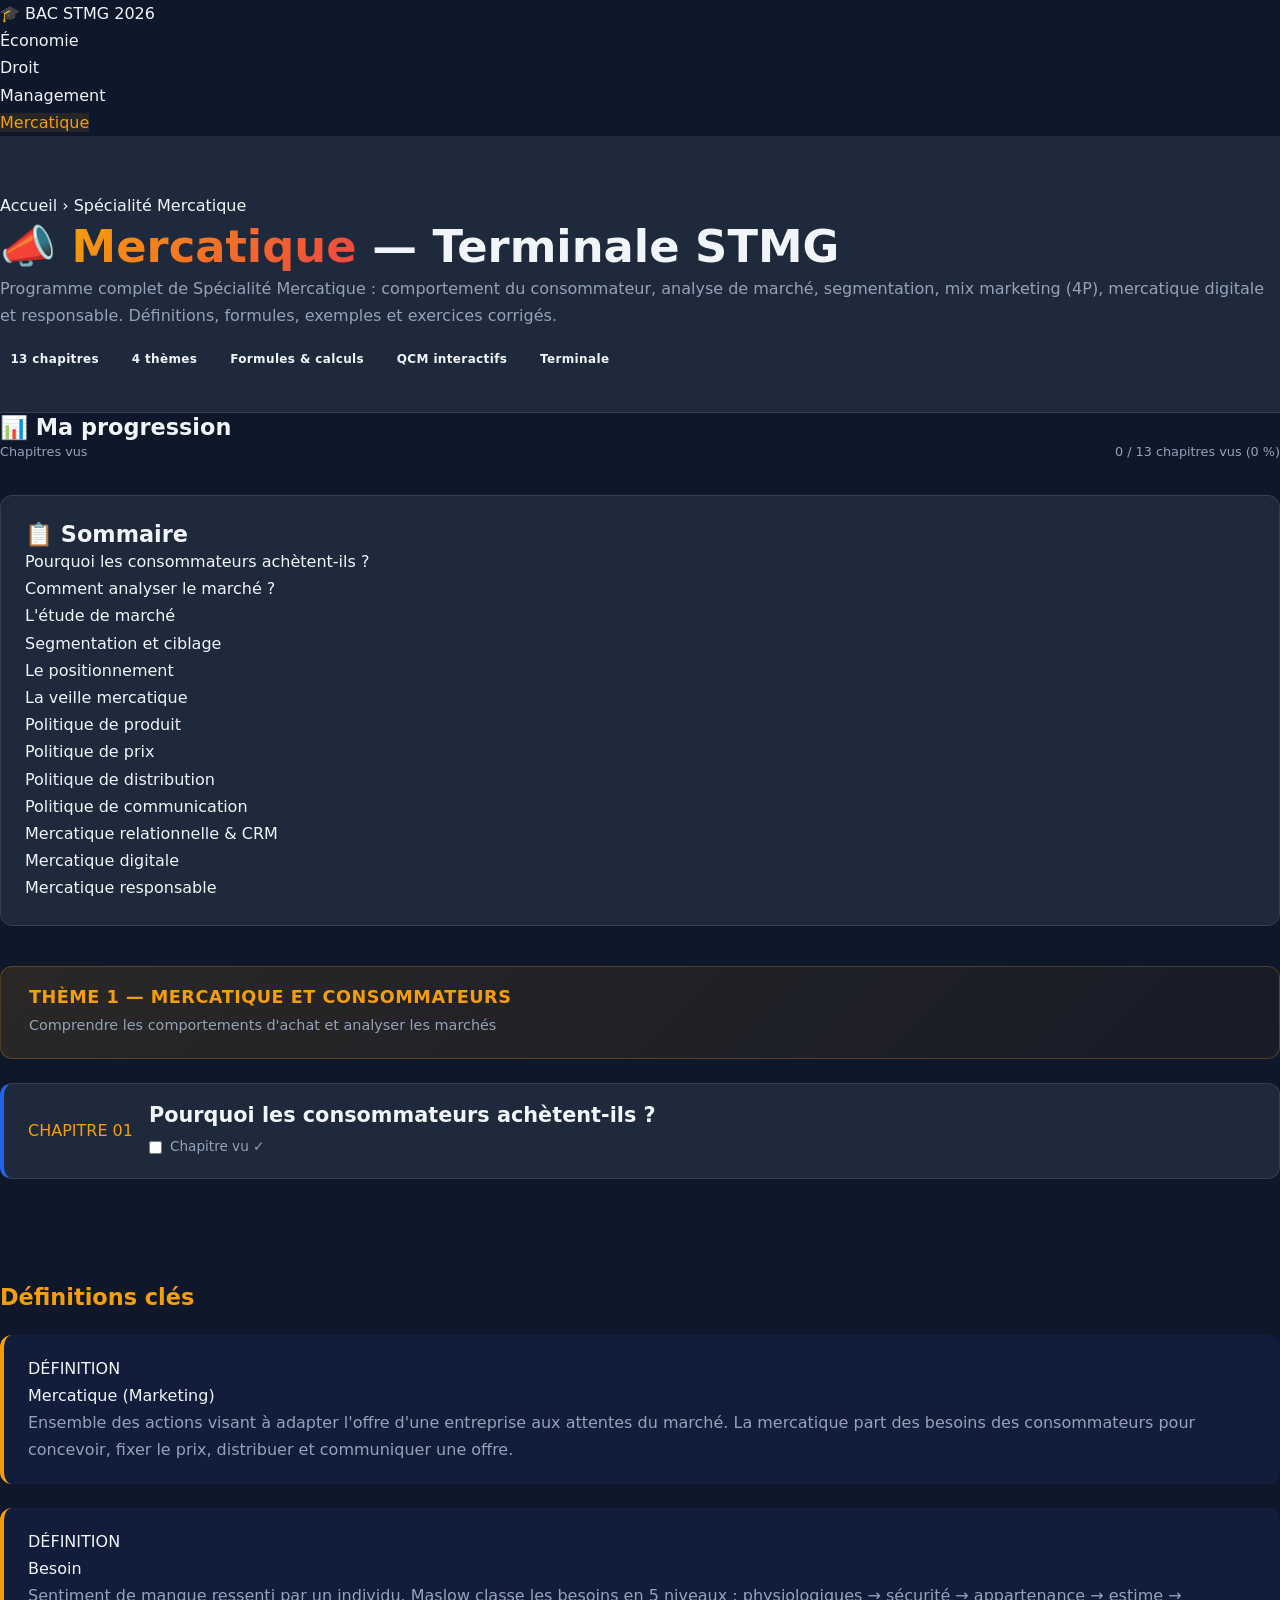
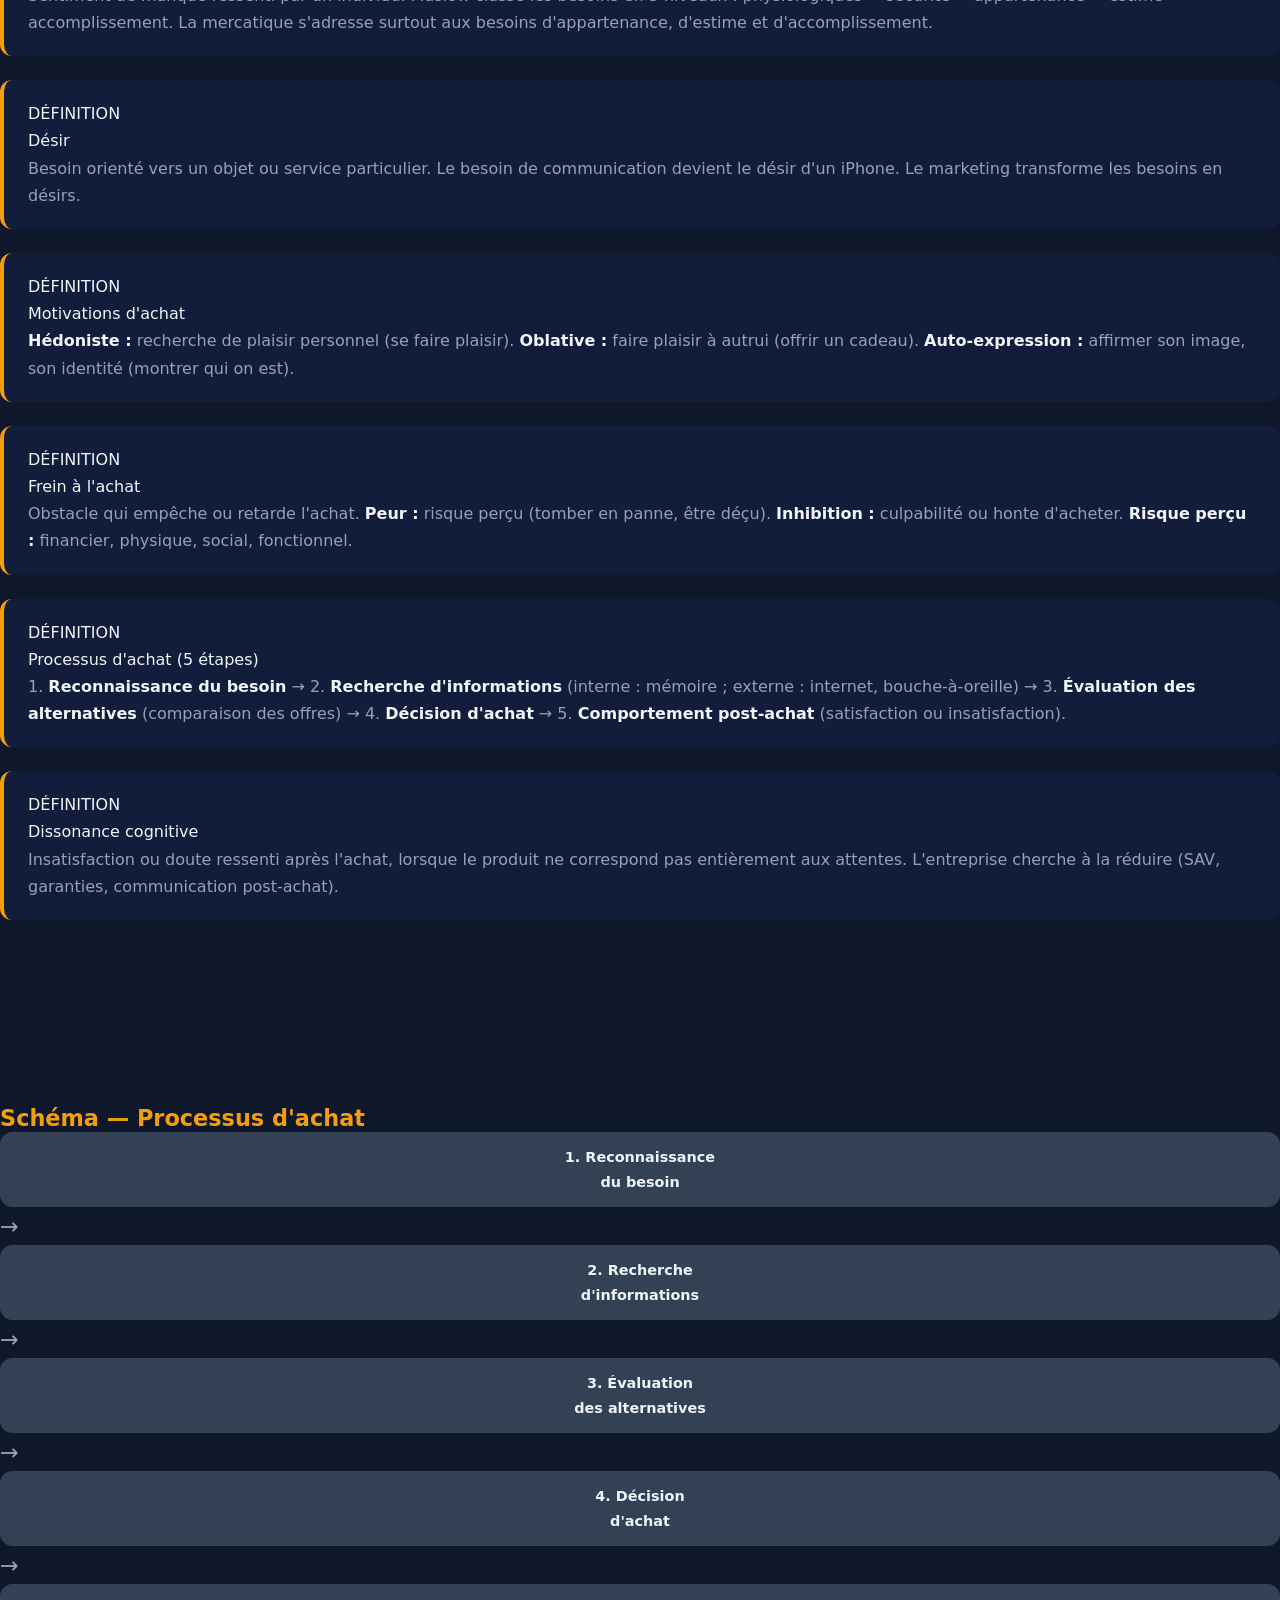
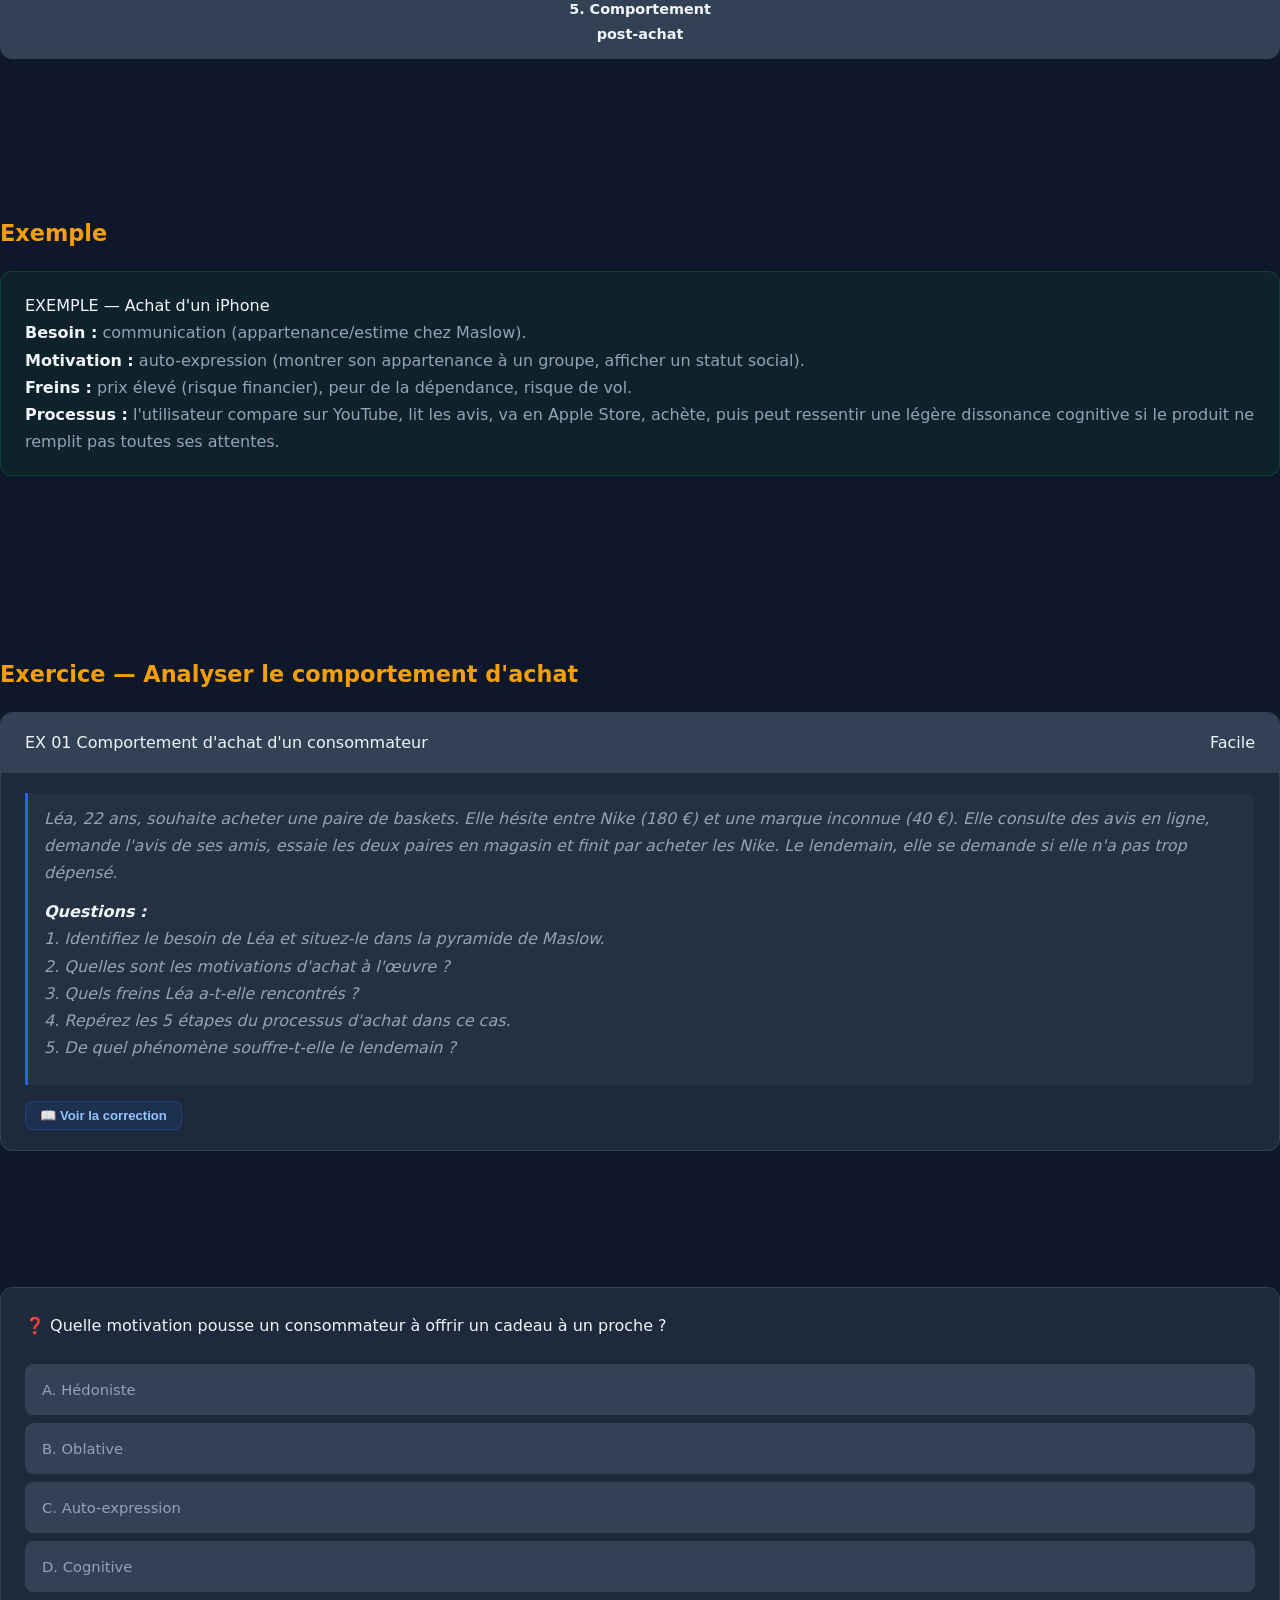
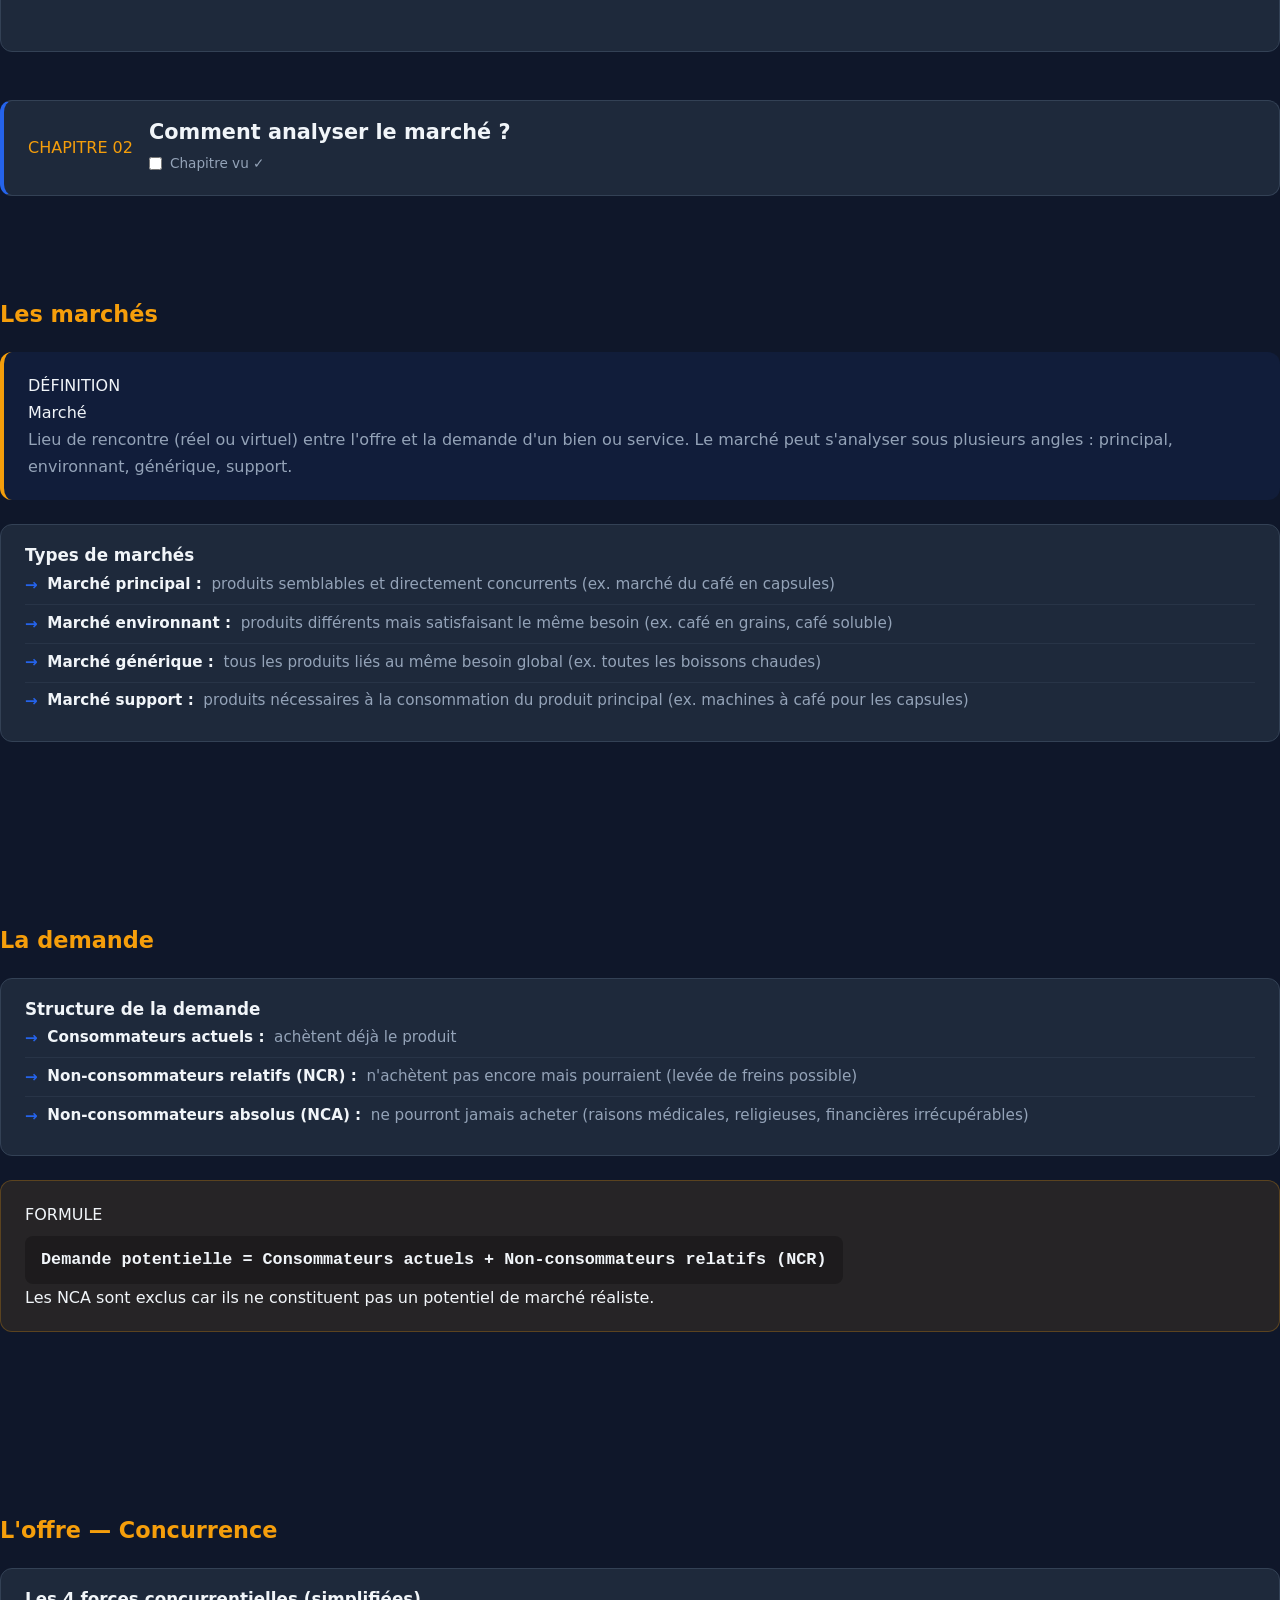
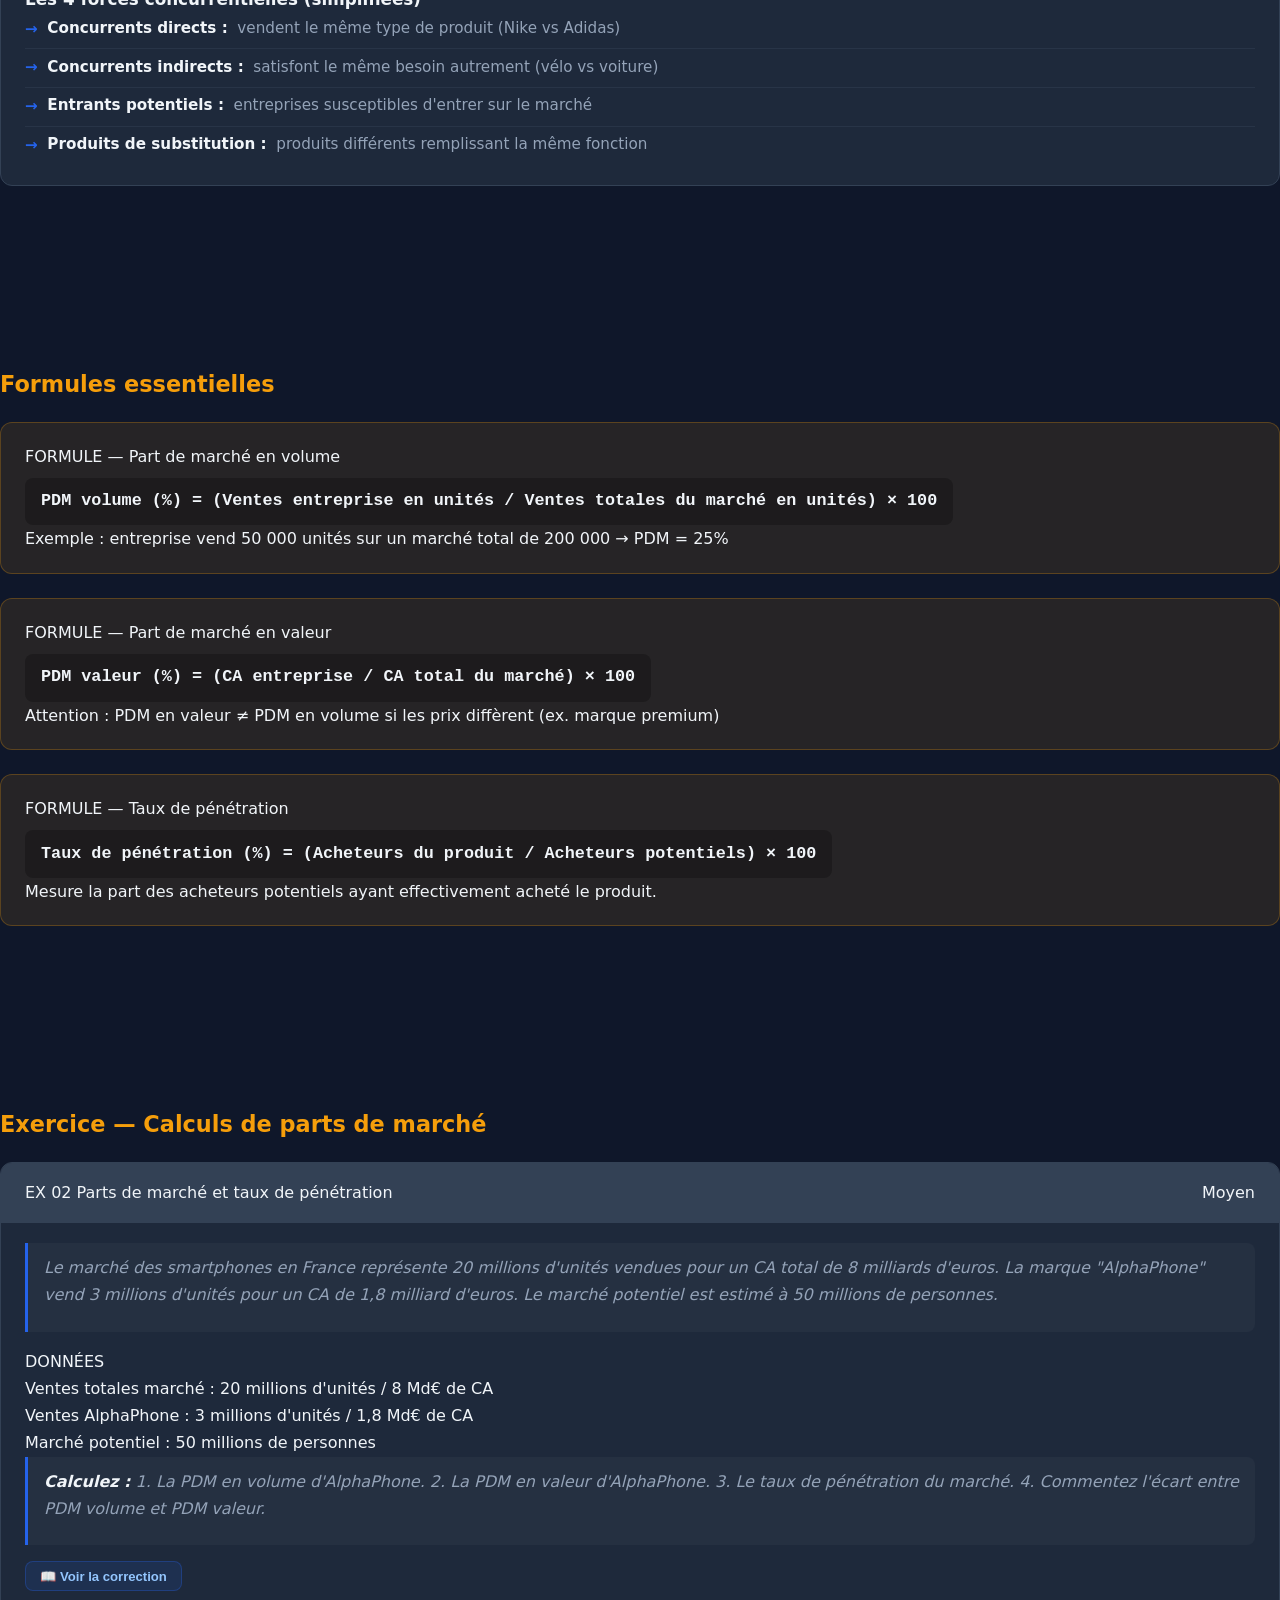
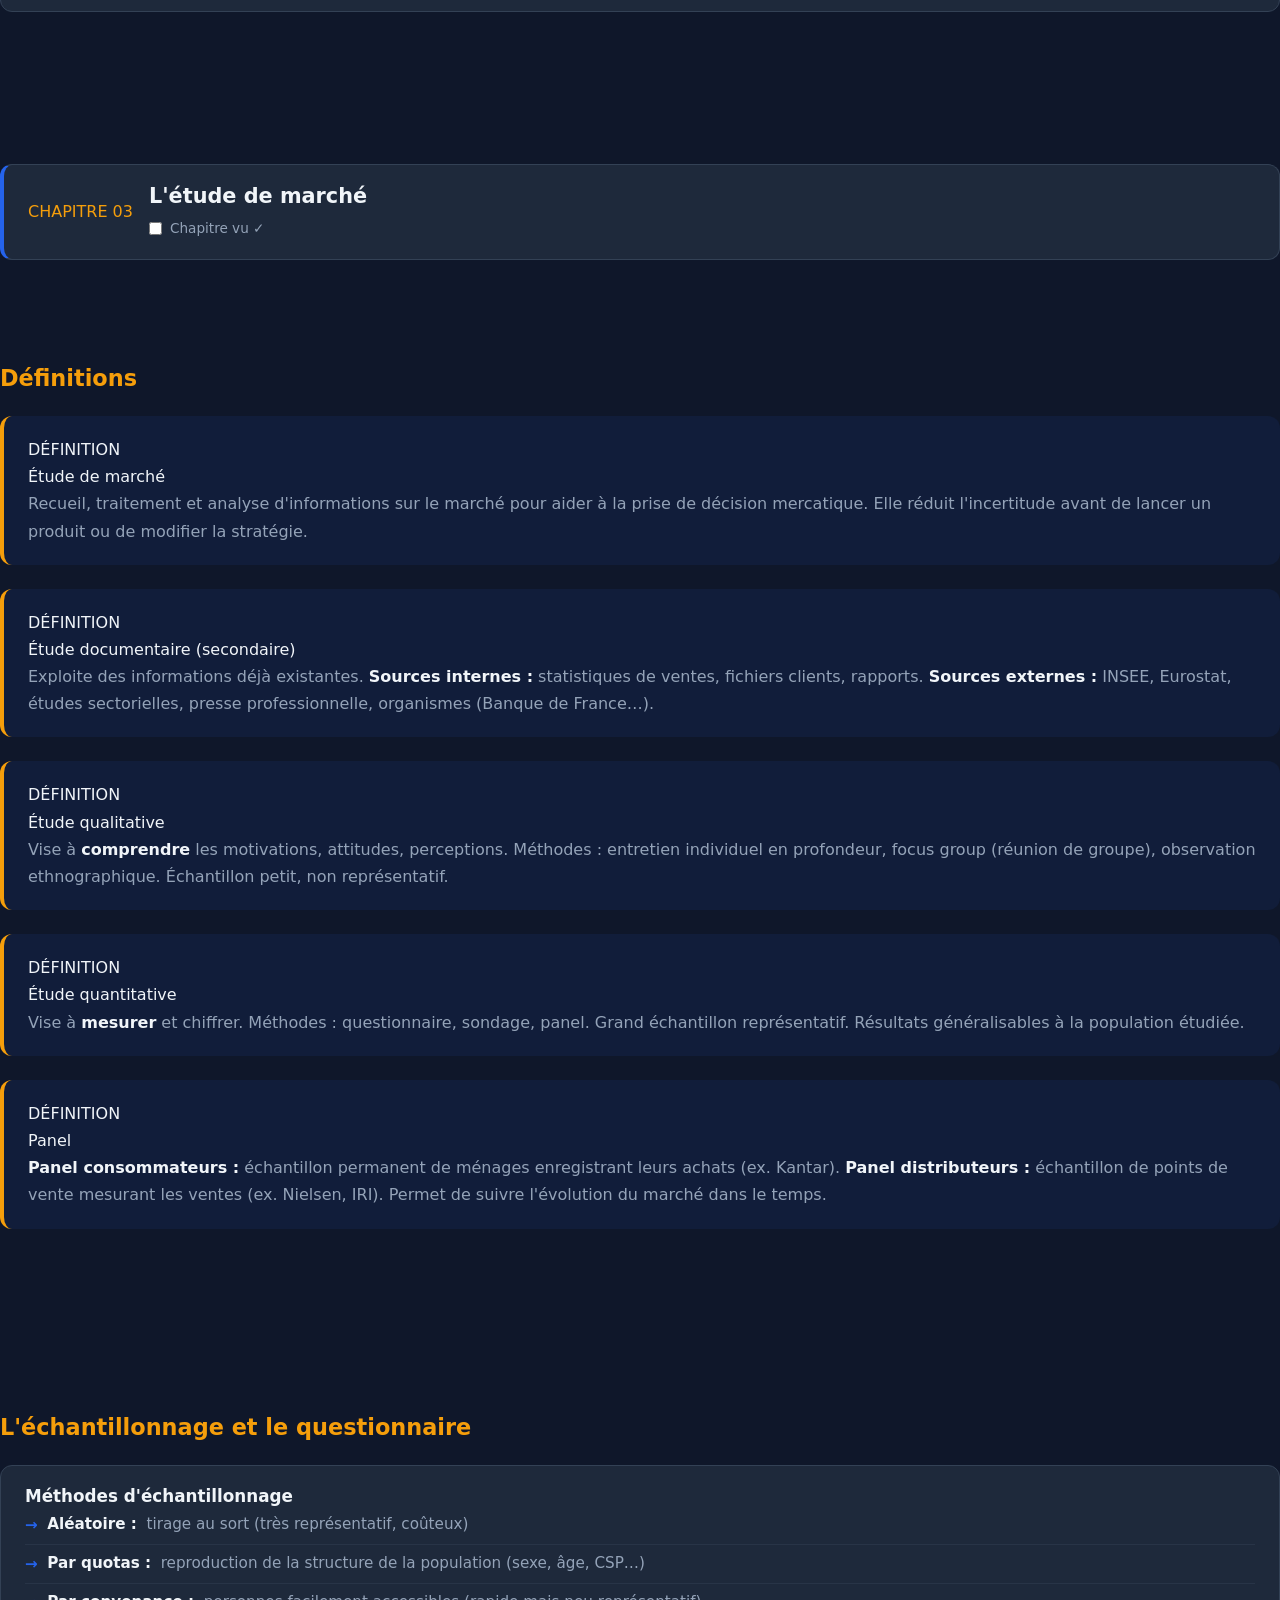
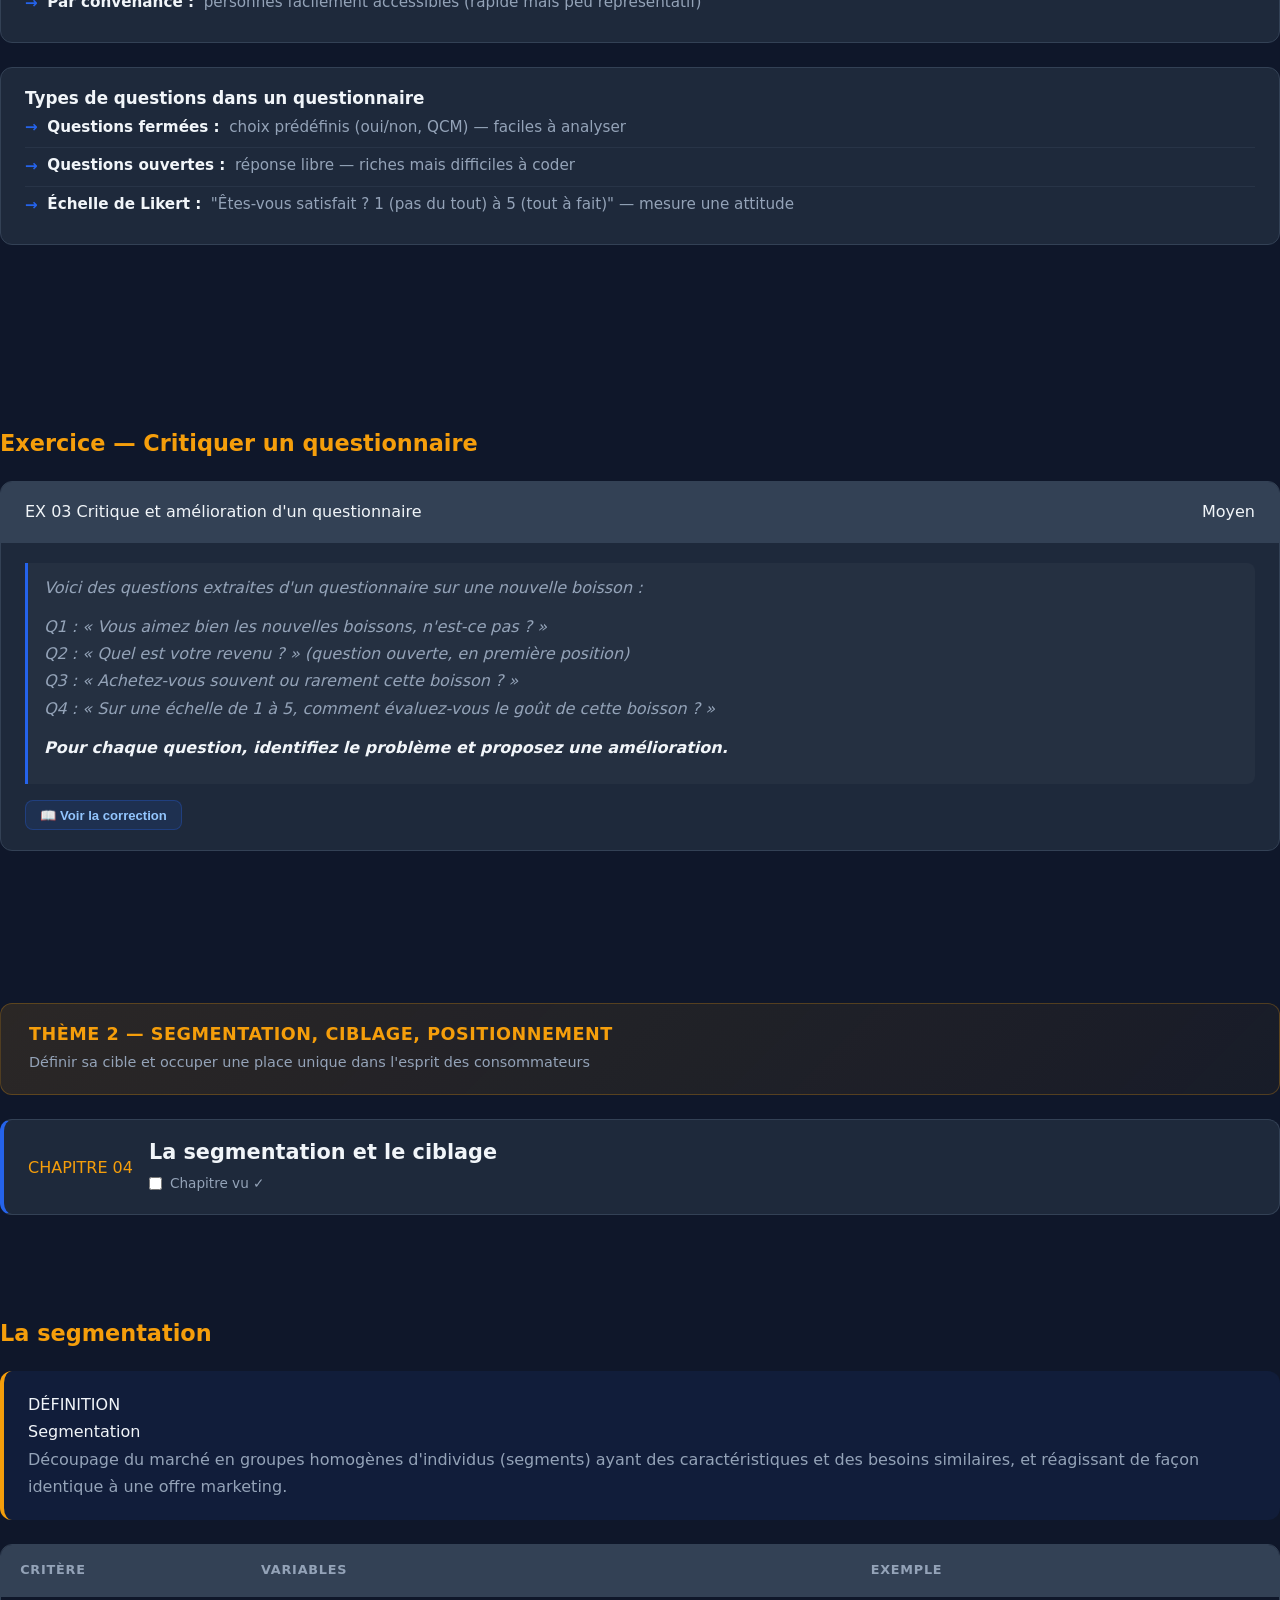
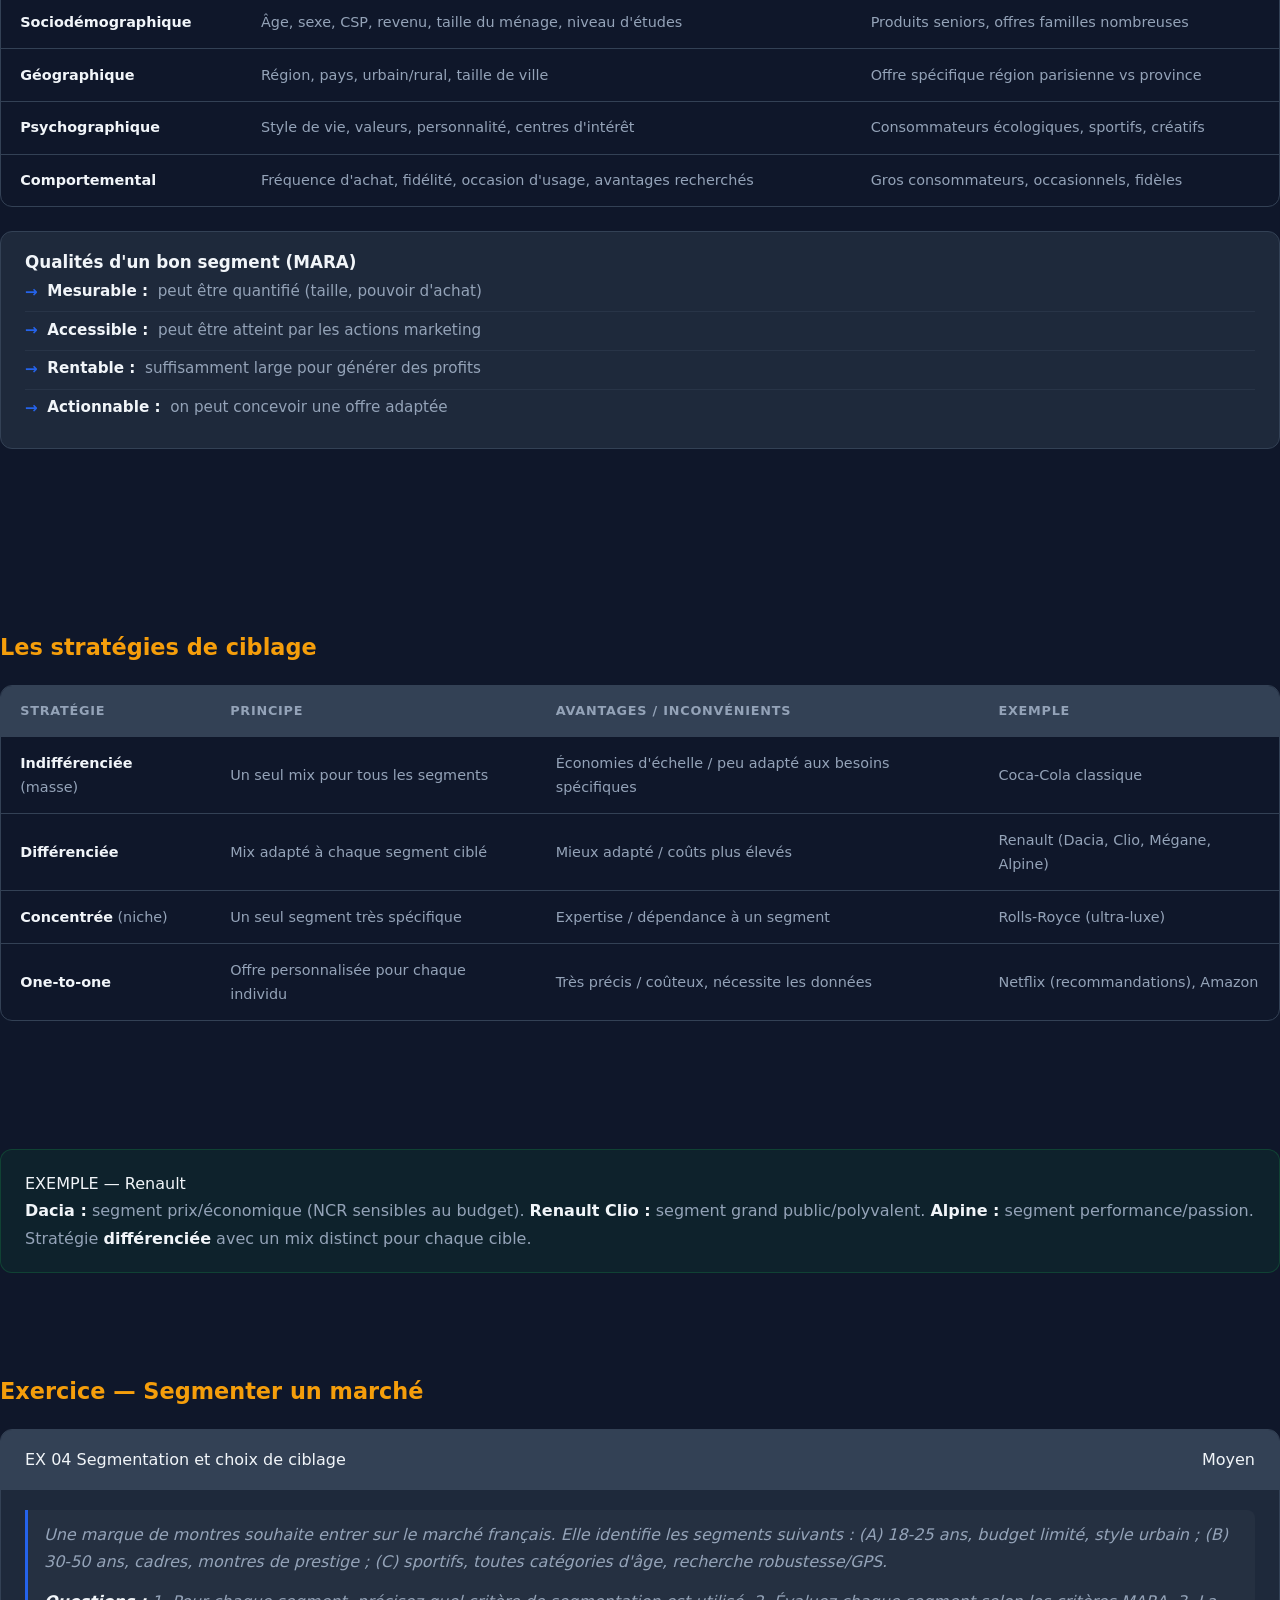
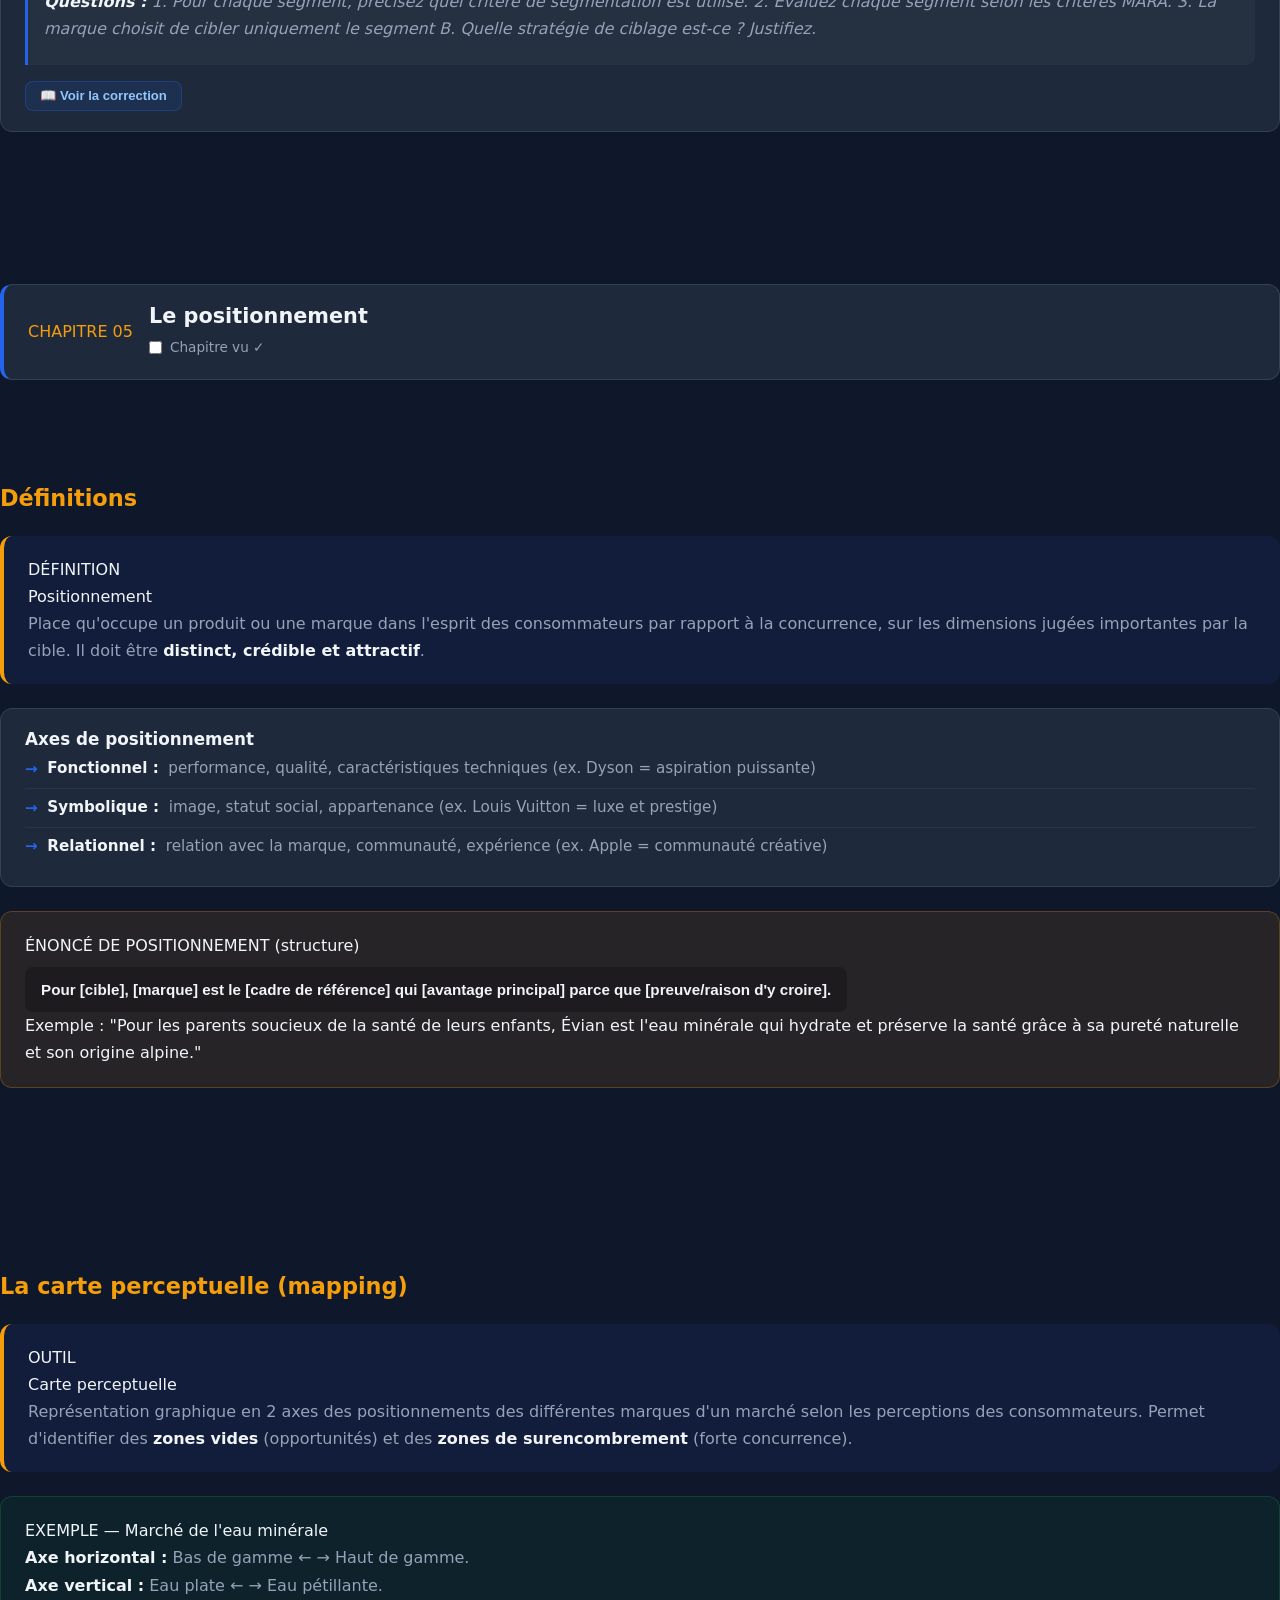
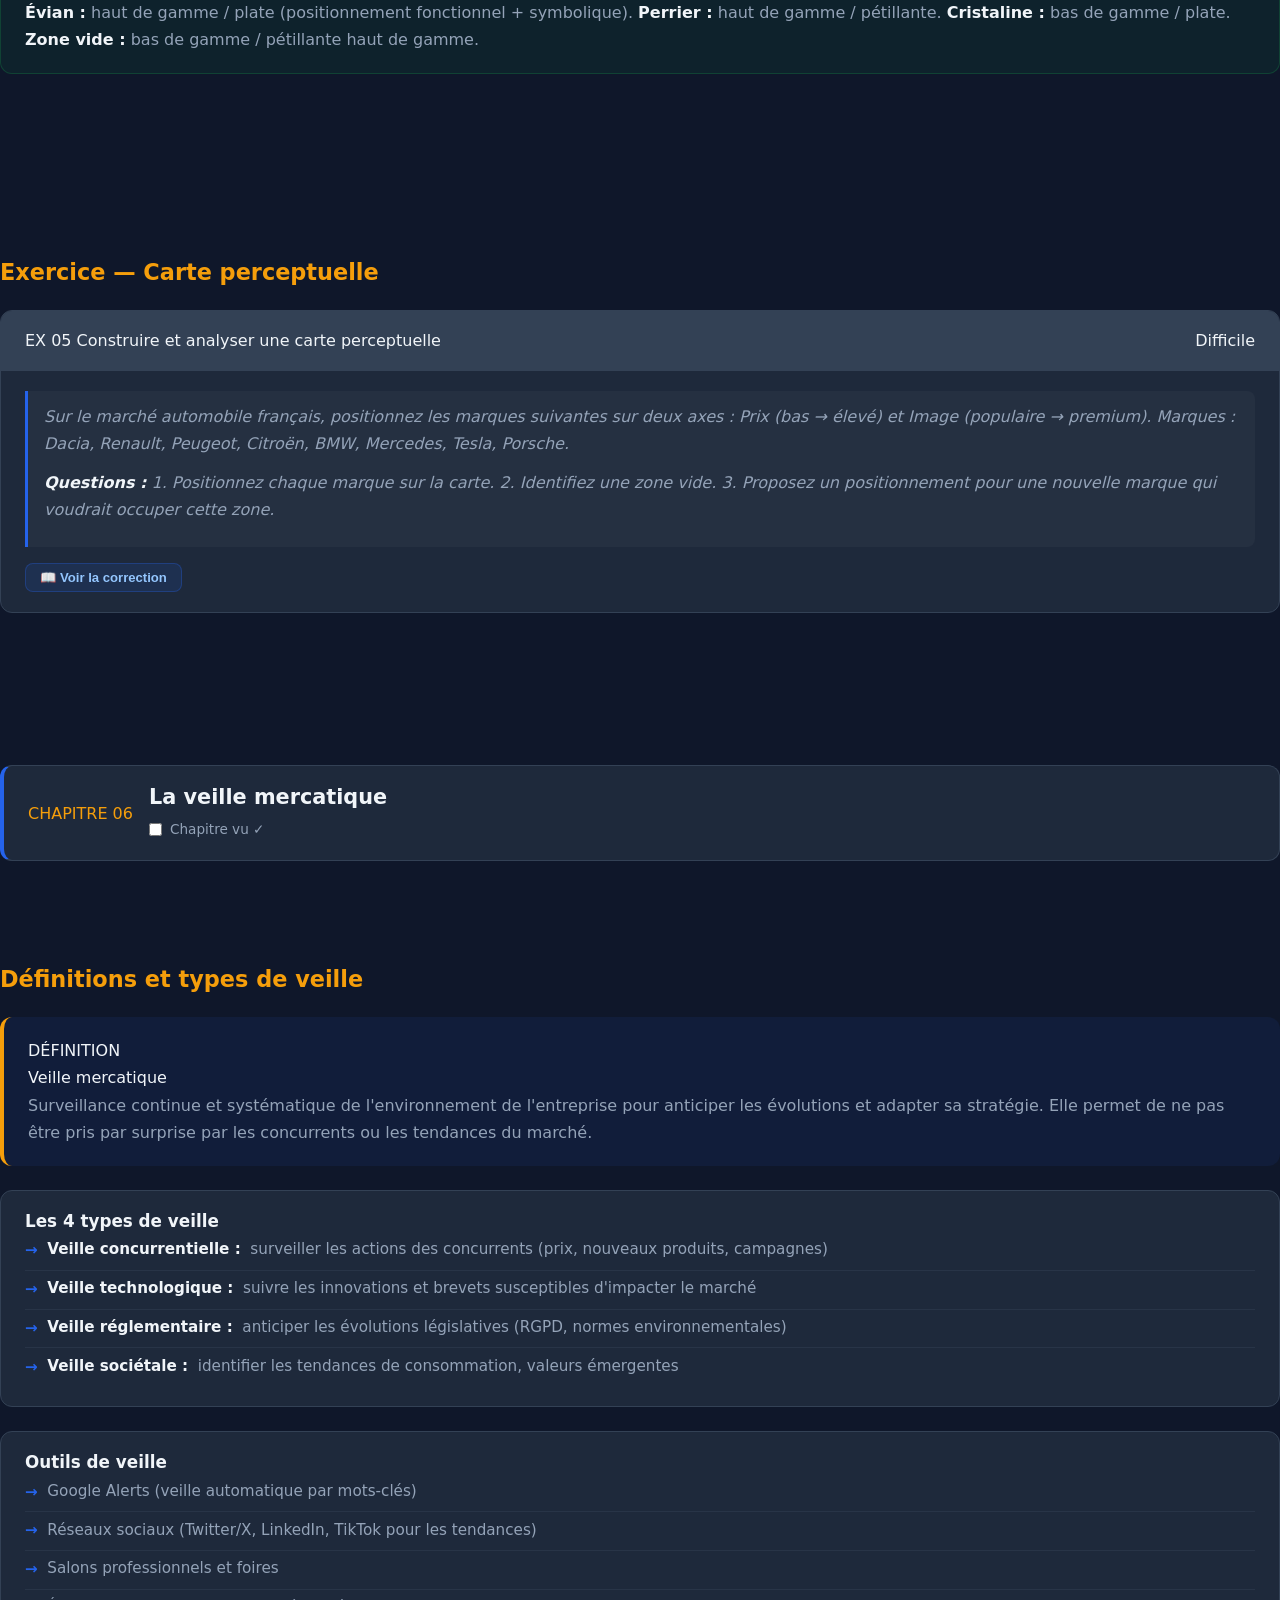
<file: mercatique.html>
﻿<!DOCTYPE html>
<html lang="fr">
<head>
  <meta charset="UTF-8">
  <meta name="viewport" content="width=device-width, initial-scale=1.0">
  <title>Mercatique — BAC STMG 2026</title>
  <link rel="stylesheet" href="css/style.css">
  <style>
    .merca { --merca-color: #f59e0b; }
    .def-box.merca { border-left-color: #f59e0b; }
    .section h3.merca-title { border-left-color: #f59e0b; color: #f59e0b; }
    .chapter-header .chapter-num.merca { color: #f59e0b; opacity: 1; }
    .toc a:hover { color: #f59e0b; }
    .theme-header {
      background: linear-gradient(135deg, rgba(245,158,11,0.12), rgba(245,158,11,0.04));
      border: 1px solid rgba(245,158,11,0.25);
      border-radius: var(--radius);
      padding: 1.25rem 1.75rem;
      margin: 2.5rem 0 1.5rem;
    }
    .theme-header h2 {
      font-size: 1.1rem;
      font-weight: 800;
      color: #f59e0b;
      letter-spacing: 0.03em;
      text-transform: uppercase;
    }
    .theme-header p { color: var(--text2); font-size: 0.9rem; margin-top: 0.25rem; }
    .method-box {
      background: linear-gradient(135deg, rgba(245,158,11,0.1), rgba(245,158,11,0.04));
      border: 2px solid rgba(245,158,11,0.4);
      border-radius: var(--radius);
      padding: 1.5rem 1.75rem;
      margin: 1.5rem 0;
    }
    .method-box h3 {
      font-size: 1rem;
      font-weight: 800;
      color: #f59e0b;
      margin-bottom: 1rem;
      text-transform: uppercase;
      letter-spacing: 0.05em;
    }
    .method-box ol { padding-left: 1.5rem; }
    .method-box li { color: var(--text2); margin-bottom: 0.4rem; font-size: 0.95rem; }
    .method-box li strong { color: var(--text); }
    .lifecycle-diagram {
      display: grid;
      grid-template-columns: repeat(4, 1fr);
      gap: 1px;
      background: var(--border);
      border: 1px solid var(--border);
      border-radius: var(--radius);
      overflow: hidden;
      margin: 1rem 0;
    }
    .lifecycle-phase {
      background: var(--card);
      padding: 1rem;
      text-align: center;
    }
    .lifecycle-phase .phase-name {
      font-weight: 700;
      font-size: 0.9rem;
      margin-bottom: 0.4rem;
    }
    .lifecycle-phase .phase-ca { font-size: 0.78rem; color: #4ade80; }
    .lifecycle-phase .phase-profit { font-size: 0.78rem; color: #f87171; }
    .lifecycle-phase .phase-desc { font-size: 0.78rem; color: var(--text2); margin-top: 0.3rem; }
    .phase-launch .phase-name { color: #60a5fa; }
    .phase-growth .phase-name { color: #4ade80; }
    .phase-maturity .phase-name { color: #f59e0b; }
    .phase-decline .phase-name { color: #f87171; }
    @media (max-width: 600px) {
      .lifecycle-diagram { grid-template-columns: repeat(2, 1fr); }
    }
  </style>
</head>
<body class="merca">

<nav>
  <a href="index.html" class="nav-brand">🎓 <span>BAC STMG</span> 2026</a>
  <ul class="nav-links">
    <li><a href="economie.html" class="eco">Économie</a></li>
    <li><a href="droit.html" class="droit">Droit</a></li>
    <li><a href="management.html" class="mgmt">Management</a></li>
    <li><a href="mercatique.html" class="active" style="color:#f59e0b;background:rgba(245,158,11,0.1)">Mercatique</a></li>
  </ul>
</nav>

<!-- PAGE HEADER -->
<div class="page-header">
  <div class="breadcrumb"><a href="index.html">Accueil</a> › Spécialité Mercatique</div>
  <h1>📣 <span style="background:linear-gradient(135deg,#f59e0b,#ef4444);-webkit-background-clip:text;-webkit-text-fill-color:transparent;background-clip:text;">Mercatique</span> — Terminale STMG</h1>
  <p>Programme complet de Spécialité Mercatique : comportement du consommateur, analyse de marché, segmentation, mix marketing (4P), mercatique digitale et responsable. Définitions, formules, exemples et exercices corrigés.</p>
  <div style="display:flex;gap:0.75rem;flex-wrap:wrap;margin-top:1rem;">
    <span class="badge badge-gold">13 chapitres</span>
    <span class="badge badge-gold">4 thèmes</span>
    <span class="badge badge-gold">Formules & calculs</span>
    <span class="badge badge-gold">QCM interactifs</span>
    <span class="badge badge-gray">Terminale</span>
  </div>
</div>

<div class="content-wrapper">

  <!-- PROGRESS -->
  <div class="progress-section">
    <h3>📊 Ma progression</h3>
    <div class="progress-item">
      <div class="progress-label">
        <span>Chapitres vus</span>
        <span class="overall-progress-label">0/13 (0%)</span>
      </div>
      <div class="progress-bar-bg">
        <div class="progress-bar-fill overall-progress-fill" style="width:0%"></div>
      </div>
    </div>
  </div>

  <!-- TABLE OF CONTENTS -->
  <div class="toc">
    <h3>📋 Sommaire</h3>
    <ol>
      <li><a href="#ch1" data-num="1">Pourquoi les consommateurs achètent-ils ?</a></li>
      <li><a href="#ch2" data-num="2">Comment analyser le marché ?</a></li>
      <li><a href="#ch3" data-num="3">L'étude de marché</a></li>
      <li><a href="#ch4" data-num="4">Segmentation et ciblage</a></li>
      <li><a href="#ch5" data-num="5">Le positionnement</a></li>
      <li><a href="#ch6" data-num="6">La veille mercatique</a></li>
      <li><a href="#ch7" data-num="7">Politique de produit</a></li>
      <li><a href="#ch8" data-num="8">Politique de prix</a></li>
      <li><a href="#ch9" data-num="9">Politique de distribution</a></li>
      <li><a href="#ch10" data-num="10">Politique de communication</a></li>
      <li><a href="#ch11" data-num="11">Mercatique relationnelle & CRM</a></li>
      <li><a href="#ch12" data-num="12">Mercatique digitale</a></li>
      <li><a href="#ch13" data-num="13">Mercatique responsable</a></li>
    </ol>
  </div>

  <!-- ===================== THÈME 1 ===================== -->
  <div class="theme-header">
    <h2>Thème 1 — Mercatique et consommateurs</h2>
    <p>Comprendre les comportements d'achat et analyser les marchés</p>
  </div>

  <!-- CHAPITRE 1 -->
  <div class="chapter" id="ch1">
    <div class="chapter-header">
      <div class="chapter-num merca">CHAPITRE 01</div>
      <div>
        <h2>Pourquoi les consommateurs achètent-ils ?</h2>
        <label style="display:flex;align-items:center;gap:0.5rem;font-size:0.85rem;color:var(--text2);margin-top:0.4rem;cursor:pointer;">
          <input type="checkbox" class="ch-done"> Chapitre vu ✓
        </label>
      </div>
    </div>

    <div class="section">
      <h3 class="merca-title">Définitions clés</h3>

      <div class="def-box merca">
        <div class="def-label">DÉFINITION</div>
        <div class="def-term">Mercatique (Marketing)</div>
        <p>Ensemble des actions visant à adapter l'offre d'une entreprise aux attentes du marché. La mercatique part des besoins des consommateurs pour concevoir, fixer le prix, distribuer et communiquer une offre.</p>
      </div>

      <div class="def-box merca">
        <div class="def-label">DÉFINITION</div>
        <div class="def-term">Besoin</div>
        <p>Sentiment de manque ressenti par un individu. Maslow classe les besoins en 5 niveaux : physiologiques → sécurité → appartenance → estime → accomplissement. La mercatique s'adresse surtout aux besoins d'appartenance, d'estime et d'accomplissement.</p>
      </div>

      <div class="def-box merca">
        <div class="def-label">DÉFINITION</div>
        <div class="def-term">Désir</div>
        <p>Besoin orienté vers un objet ou service particulier. Le besoin de communication devient le désir d'un iPhone. Le marketing transforme les besoins en désirs.</p>
      </div>

      <div class="def-box merca">
        <div class="def-label">DÉFINITION</div>
        <div class="def-term">Motivations d'achat</div>
        <p><strong>Hédoniste :</strong> recherche de plaisir personnel (se faire plaisir). <strong>Oblative :</strong> faire plaisir à autrui (offrir un cadeau). <strong>Auto-expression :</strong> affirmer son image, son identité (montrer qui on est).</p>
      </div>

      <div class="def-box merca">
        <div class="def-label">DÉFINITION</div>
        <div class="def-term">Frein à l'achat</div>
        <p>Obstacle qui empêche ou retarde l'achat. <strong>Peur :</strong> risque perçu (tomber en panne, être déçu). <strong>Inhibition :</strong> culpabilité ou honte d'acheter. <strong>Risque perçu :</strong> financier, physique, social, fonctionnel.</p>
      </div>

      <div class="def-box merca">
        <div class="def-label">DÉFINITION</div>
        <div class="def-term">Processus d'achat (5 étapes)</div>
        <p>1. <strong>Reconnaissance du besoin</strong> → 2. <strong>Recherche d'informations</strong> (interne : mémoire ; externe : internet, bouche-à-oreille) → 3. <strong>Évaluation des alternatives</strong> (comparaison des offres) → 4. <strong>Décision d'achat</strong> → 5. <strong>Comportement post-achat</strong> (satisfaction ou insatisfaction).</p>
      </div>

      <div class="def-box merca">
        <div class="def-label">DÉFINITION</div>
        <div class="def-term">Dissonance cognitive</div>
        <p>Insatisfaction ou doute ressenti après l'achat, lorsque le produit ne correspond pas entièrement aux attentes. L'entreprise cherche à la réduire (SAV, garanties, communication post-achat).</p>
      </div>
    </div>

    <div class="section">
      <h3 class="merca-title">Schéma — Processus d'achat</h3>
      <div class="schema">
        <div class="schema-box">1. Reconnaissance<br>du besoin</div>
        <div class="schema-arrow">→</div>
        <div class="schema-box">2. Recherche<br>d'informations</div>
        <div class="schema-arrow">→</div>
        <div class="schema-box">3. Évaluation<br>des alternatives</div>
        <div class="schema-arrow">→</div>
        <div class="schema-box">4. Décision<br>d'achat</div>
        <div class="schema-arrow">→</div>
        <div class="schema-box">5. Comportement<br>post-achat</div>
      </div>
    </div>

    <div class="section">
      <h3 class="merca-title">Exemple</h3>
      <div class="example-box">
        <div class="example-label">EXEMPLE — Achat d'un iPhone</div>
        <p><strong>Besoin :</strong> communication (appartenance/estime chez Maslow).</p>
        <p><strong>Motivation :</strong> auto-expression (montrer son appartenance à un groupe, afficher un statut social).</p>
        <p><strong>Freins :</strong> prix élevé (risque financier), peur de la dépendance, risque de vol.</p>
        <p><strong>Processus :</strong> l'utilisateur compare sur YouTube, lit les avis, va en Apple Store, achète, puis peut ressentir une légère dissonance cognitive si le produit ne remplit pas toutes ses attentes.</p>
      </div>
    </div>

    <div class="section">
      <h3 class="merca-title">Exercice — Analyser le comportement d'achat</h3>
      <div class="exercise">
        <div class="exercise-header">
          <div class="exercise-title">
            <span class="exercise-num">EX 01</span>
            <span class="exercise-name">Comportement d'achat d'un consommateur</span>
          </div>
          <div class="exercise-meta"><span class="difficulty diff-easy">Facile</span></div>
        </div>
        <div class="exercise-body">
          <div class="exercise-question">
            <p>Léa, 22 ans, souhaite acheter une paire de baskets. Elle hésite entre Nike (180 €) et une marque inconnue (40 €). Elle consulte des avis en ligne, demande l'avis de ses amis, essaie les deux paires en magasin et finit par acheter les Nike. Le lendemain, elle se demande si elle n'a pas trop dépensé.</p>
            <p><strong>Questions :</strong><br>
            1. Identifiez le besoin de Léa et situez-le dans la pyramide de Maslow.<br>
            2. Quelles sont les motivations d'achat à l'œuvre ?<br>
            3. Quels freins Léa a-t-elle rencontrés ?<br>
            4. Repérez les 5 étapes du processus d'achat dans ce cas.<br>
            5. De quel phénomène souffre-t-elle le lendemain ?</p>
          </div>
          <button class="correction-toggle">📖 Voir la correction</button>
          <div class="correction-content">
            <div class="correction-step"><div class="step-num">1</div><div class="step-text"><strong>Besoin :</strong> se chausser (physiologique) mais aussi besoin d'estime et d'appartenance (montrer qu'elle appartient à un groupe de personnes qui portent des marques connues) — niveau 3 et 4 de Maslow.</div></div>
            <div class="correction-step"><div class="step-num">2</div><div class="step-text"><strong>Motivations :</strong> auto-expression (les Nike affirment son image), hédoniste (plaisir de porter de belles baskets). Possible oblative si c'est un cadeau.</div></div>
            <div class="correction-step"><div class="step-num">3</div><div class="step-text"><strong>Freins :</strong> risque financier (prix élevé, 180 €), risque fonctionnel (et si elles sont moins confortables ?), risque social (et si mes amis jugent mon choix ?).</div></div>
            <div class="correction-step"><div class="step-num">4</div><div class="step-text"><strong>Processus :</strong> 1. Besoin de renouveler ses baskets → 2. Consultation d'avis en ligne + amis → 3. Comparaison Nike vs marque inconnue → 4. Achat des Nike → 5. Doute le lendemain.</div></div>
            <div class="correction-step"><div class="step-num">5</div><div class="step-text"><strong>Dissonance cognitive :</strong> elle doute de son choix après l'achat, se demandant si elle a fait le bon choix financièrement.</div></div>
          </div>
        </div>
      </div>
    </div>

    <!-- QUIZ Ch1 -->
    <div class="quiz-section">
      <div class="quiz-question">❓ Quelle motivation pousse un consommateur à offrir un cadeau à un proche ?</div>
      <div class="quiz-options">
        <div class="quiz-option" data-correct="false" data-wrong-msg="La motivation hédoniste concerne le plaisir PERSONNEL.">A. Hédoniste</div>
        <div class="quiz-option" data-correct="true" data-right-msg="Exact ! L'oblative = faire plaisir aux autres, offrir.">B. Oblative</div>
        <div class="quiz-option" data-correct="false" data-wrong-msg="L'auto-expression vise à affirmer son image de soi.">C. Auto-expression</div>
        <div class="quiz-option" data-correct="false" data-wrong-msg="Ce n'est pas une catégorie de motivation d'achat.">D. Cognitive</div>
      </div>
      <div class="quiz-feedback"></div>
    </div>
  </div>

  <!-- CHAPITRE 2 -->
  <div class="chapter" id="ch2">
    <div class="chapter-header">
      <div class="chapter-num merca">CHAPITRE 02</div>
      <div>
        <h2>Comment analyser le marché ?</h2>
        <label style="display:flex;align-items:center;gap:0.5rem;font-size:0.85rem;color:var(--text2);margin-top:0.4rem;cursor:pointer;">
          <input type="checkbox" class="ch-done"> Chapitre vu ✓
        </label>
      </div>
    </div>

    <div class="section">
      <h3 class="merca-title">Les marchés</h3>

      <div class="def-box merca">
        <div class="def-label">DÉFINITION</div>
        <div class="def-term">Marché</div>
        <p>Lieu de rencontre (réel ou virtuel) entre l'offre et la demande d'un bien ou service. Le marché peut s'analyser sous plusieurs angles : principal, environnant, générique, support.</p>
      </div>

      <div class="key-points">
        <h4>Types de marchés</h4>
        <ul>
          <li><strong>Marché principal :</strong> produits semblables et directement concurrents (ex. marché du café en capsules)</li>
          <li><strong>Marché environnant :</strong> produits différents mais satisfaisant le même besoin (ex. café en grains, café soluble)</li>
          <li><strong>Marché générique :</strong> tous les produits liés au même besoin global (ex. toutes les boissons chaudes)</li>
          <li><strong>Marché support :</strong> produits nécessaires à la consommation du produit principal (ex. machines à café pour les capsules)</li>
        </ul>
      </div>
    </div>

    <div class="section">
      <h3 class="merca-title">La demande</h3>
      <div class="key-points">
        <h4>Structure de la demande</h4>
        <ul>
          <li><strong>Consommateurs actuels :</strong> achètent déjà le produit</li>
          <li><strong>Non-consommateurs relatifs (NCR) :</strong> n'achètent pas encore mais pourraient (levée de freins possible)</li>
          <li><strong>Non-consommateurs absolus (NCA) :</strong> ne pourront jamais acheter (raisons médicales, religieuses, financières irrécupérables)</li>
        </ul>
      </div>
      <div class="formula-box">
        <div class="formula-label">FORMULE</div>
        <div class="formula">Demande potentielle = Consommateurs actuels + Non-consommateurs relatifs (NCR)</div>
        <div class="formula-note">Les NCA sont exclus car ils ne constituent pas un potentiel de marché réaliste.</div>
      </div>
    </div>

    <div class="section">
      <h3 class="merca-title">L'offre — Concurrence</h3>
      <div class="key-points">
        <h4>Les 4 forces concurrentielles (simplifiées)</h4>
        <ul>
          <li><strong>Concurrents directs :</strong> vendent le même type de produit (Nike vs Adidas)</li>
          <li><strong>Concurrents indirects :</strong> satisfont le même besoin autrement (vélo vs voiture)</li>
          <li><strong>Entrants potentiels :</strong> entreprises susceptibles d'entrer sur le marché</li>
          <li><strong>Produits de substitution :</strong> produits différents remplissant la même fonction</li>
        </ul>
      </div>
    </div>

    <div class="section">
      <h3 class="merca-title">Formules essentielles</h3>

      <div class="formula-box">
        <div class="formula-label">FORMULE — Part de marché en volume</div>
        <div class="formula">PDM volume (%) = (Ventes entreprise en unités / Ventes totales du marché en unités) × 100</div>
        <div class="formula-note">Exemple : entreprise vend 50 000 unités sur un marché total de 200 000 → PDM = 25%</div>
      </div>

      <div class="formula-box">
        <div class="formula-label">FORMULE — Part de marché en valeur</div>
        <div class="formula">PDM valeur (%) = (CA entreprise / CA total du marché) × 100</div>
        <div class="formula-note">Attention : PDM en valeur ≠ PDM en volume si les prix diffèrent (ex. marque premium)</div>
      </div>

      <div class="formula-box">
        <div class="formula-label">FORMULE — Taux de pénétration</div>
        <div class="formula">Taux de pénétration (%) = (Acheteurs du produit / Acheteurs potentiels) × 100</div>
        <div class="formula-note">Mesure la part des acheteurs potentiels ayant effectivement acheté le produit.</div>
      </div>
    </div>

    <div class="section">
      <h3 class="merca-title">Exercice — Calculs de parts de marché</h3>
      <div class="exercise">
        <div class="exercise-header">
          <div class="exercise-title">
            <span class="exercise-num">EX 02</span>
            <span class="exercise-name">Parts de marché et taux de pénétration</span>
          </div>
          <div class="exercise-meta"><span class="difficulty diff-medium">Moyen</span></div>
        </div>
        <div class="exercise-body">
          <div class="exercise-question">
            <p>Le marché des smartphones en France représente 20 millions d'unités vendues pour un CA total de 8 milliards d'euros. La marque "AlphaPhone" vend 3 millions d'unités pour un CA de 1,8 milliard d'euros. Le marché potentiel est estimé à 50 millions de personnes.</p>
          </div>
          <div class="exercise-data">
            <div class="data-title">DONNÉES</div>
            <ul>
              <li>Ventes totales marché : 20 millions d'unités / 8 Md€ de CA</li>
              <li>Ventes AlphaPhone : 3 millions d'unités / 1,8 Md€ de CA</li>
              <li>Marché potentiel : 50 millions de personnes</li>
            </ul>
          </div>
          <div class="exercise-question">
            <p><strong>Calculez :</strong> 1. La PDM en volume d'AlphaPhone. 2. La PDM en valeur d'AlphaPhone. 3. Le taux de pénétration du marché. 4. Commentez l'écart entre PDM volume et PDM valeur.</p>
          </div>
          <button class="correction-toggle">📖 Voir la correction</button>
          <div class="correction-content">
            <div class="correction-step"><div class="step-num">1</div><div class="step-text"><strong>PDM en volume :</strong> (3 000 000 / 20 000 000) × 100 = <strong>15%</strong></div></div>
            <div class="correction-step"><div class="step-num">2</div><div class="step-text"><strong>PDM en valeur :</strong> (1 800 000 000 / 8 000 000 000) × 100 = <strong>22,5%</strong></div></div>
            <div class="correction-step"><div class="step-num">3</div><div class="step-text"><strong>Taux de pénétration :</strong> (20 000 000 / 50 000 000) × 100 = <strong>40%</strong> — 60% du marché potentiel reste à conquérir.</div></div>
            <div class="correction-step"><div class="step-num">4</div><div class="step-text"><strong>Commentaire :</strong> La PDM en valeur (22,5%) est supérieure à la PDM en volume (15%), ce qui signifie qu'AlphaPhone pratique des <strong>prix moyens plus élevés</strong> que ses concurrents. C'est un indicateur de positionnement haut de gamme.</div></div>
          </div>
        </div>
      </div>
    </div>
  </div>

  <!-- CHAPITRE 3 -->
  <div class="chapter" id="ch3">
    <div class="chapter-header">
      <div class="chapter-num merca">CHAPITRE 03</div>
      <div>
        <h2>L'étude de marché</h2>
        <label style="display:flex;align-items:center;gap:0.5rem;font-size:0.85rem;color:var(--text2);margin-top:0.4rem;cursor:pointer;">
          <input type="checkbox" class="ch-done"> Chapitre vu ✓
        </label>
      </div>
    </div>

    <div class="section">
      <h3 class="merca-title">Définitions</h3>

      <div class="def-box merca">
        <div class="def-label">DÉFINITION</div>
        <div class="def-term">Étude de marché</div>
        <p>Recueil, traitement et analyse d'informations sur le marché pour aider à la prise de décision mercatique. Elle réduit l'incertitude avant de lancer un produit ou de modifier la stratégie.</p>
      </div>

      <div class="def-box merca">
        <div class="def-label">DÉFINITION</div>
        <div class="def-term">Étude documentaire (secondaire)</div>
        <p>Exploite des informations déjà existantes. <strong>Sources internes :</strong> statistiques de ventes, fichiers clients, rapports. <strong>Sources externes :</strong> INSEE, Eurostat, études sectorielles, presse professionnelle, organismes (Banque de France…).</p>
      </div>

      <div class="def-box merca">
        <div class="def-label">DÉFINITION</div>
        <div class="def-term">Étude qualitative</div>
        <p>Vise à <strong>comprendre</strong> les motivations, attitudes, perceptions. Méthodes : entretien individuel en profondeur, focus group (réunion de groupe), observation ethnographique. Échantillon petit, non représentatif.</p>
      </div>

      <div class="def-box merca">
        <div class="def-label">DÉFINITION</div>
        <div class="def-term">Étude quantitative</div>
        <p>Vise à <strong>mesurer</strong> et chiffrer. Méthodes : questionnaire, sondage, panel. Grand échantillon représentatif. Résultats généralisables à la population étudiée.</p>
      </div>

      <div class="def-box merca">
        <div class="def-label">DÉFINITION</div>
        <div class="def-term">Panel</div>
        <p><strong>Panel consommateurs :</strong> échantillon permanent de ménages enregistrant leurs achats (ex. Kantar). <strong>Panel distributeurs :</strong> échantillon de points de vente mesurant les ventes (ex. Nielsen, IRI). Permet de suivre l'évolution du marché dans le temps.</p>
      </div>
    </div>

    <div class="section">
      <h3 class="merca-title">L'échantillonnage et le questionnaire</h3>
      <div class="key-points">
        <h4>Méthodes d'échantillonnage</h4>
        <ul>
          <li><strong>Aléatoire :</strong> tirage au sort (très représentatif, coûteux)</li>
          <li><strong>Par quotas :</strong> reproduction de la structure de la population (sexe, âge, CSP…)</li>
          <li><strong>Par convenance :</strong> personnes facilement accessibles (rapide mais peu représentatif)</li>
        </ul>
      </div>
      <div class="key-points">
        <h4>Types de questions dans un questionnaire</h4>
        <ul>
          <li><strong>Questions fermées :</strong> choix prédéfinis (oui/non, QCM) — faciles à analyser</li>
          <li><strong>Questions ouvertes :</strong> réponse libre — riches mais difficiles à coder</li>
          <li><strong>Échelle de Likert :</strong> "Êtes-vous satisfait ? 1 (pas du tout) à 5 (tout à fait)" — mesure une attitude</li>
        </ul>
      </div>
    </div>

    <div class="section">
      <h3 class="merca-title">Exercice — Critiquer un questionnaire</h3>
      <div class="exercise">
        <div class="exercise-header">
          <div class="exercise-title">
            <span class="exercise-num">EX 03</span>
            <span class="exercise-name">Critique et amélioration d'un questionnaire</span>
          </div>
          <div class="exercise-meta"><span class="difficulty diff-medium">Moyen</span></div>
        </div>
        <div class="exercise-body">
          <div class="exercise-question">
            <p>Voici des questions extraites d'un questionnaire sur une nouvelle boisson :</p>
            <p>Q1 : « Vous aimez bien les nouvelles boissons, n'est-ce pas ? »<br>
            Q2 : « Quel est votre revenu ? » (question ouverte, en première position)<br>
            Q3 : « Achetez-vous souvent ou rarement cette boisson ? »<br>
            Q4 : « Sur une échelle de 1 à 5, comment évaluez-vous le goût de cette boisson ? »</p>
            <p><strong>Pour chaque question, identifiez le problème et proposez une amélioration.</strong></p>
          </div>
          <button class="correction-toggle">📖 Voir la correction</button>
          <div class="correction-content">
            <div class="correction-step"><div class="step-num">Q1</div><div class="step-text"><strong>Problème :</strong> question orientée (suggère la réponse "oui"). <strong>Amélioration :</strong> "Consommez-vous régulièrement de nouvelles boissons ? ☐ Oui ☐ Non"</div></div>
            <div class="correction-step"><div class="step-num">Q2</div><div class="step-text"><strong>Problèmes :</strong> question indiscrète en tête de questionnaire + format ouvert inadapté. <strong>Amélioration :</strong> placer en fin de questionnaire avec des tranches : "Moins de 1 500 € / 1 500-3 000 € / Plus de 3 000 €"</div></div>
            <div class="correction-step"><div class="step-num">Q3</div><div class="step-text"><strong>Problème :</strong> les termes "souvent" et "rarement" sont subjectifs et non mesurables. <strong>Amélioration :</strong> "Combien de fois par semaine achetez-vous cette boisson ? ☐ Jamais ☐ 1 fois ☐ 2-3 fois ☐ Plus de 3 fois"</div></div>
            <div class="correction-step"><div class="step-num">Q4</div><div class="step-text"><strong>Bonne pratique :</strong> c'est une échelle de Likert bien formulée. Préciser les pôles : "1 = Très mauvais, 5 = Excellent". Aucun problème majeur.</div></div>
          </div>
        </div>
      </div>
    </div>
  </div>

  <!-- ===================== THÈME 2 ===================== -->
  <div class="theme-header">
    <h2>Thème 2 — Segmentation, ciblage, positionnement</h2>
    <p>Définir sa cible et occuper une place unique dans l'esprit des consommateurs</p>
  </div>

  <!-- CHAPITRE 4 -->
  <div class="chapter" id="ch4">
    <div class="chapter-header">
      <div class="chapter-num merca">CHAPITRE 04</div>
      <div>
        <h2>La segmentation et le ciblage</h2>
        <label style="display:flex;align-items:center;gap:0.5rem;font-size:0.85rem;color:var(--text2);margin-top:0.4rem;cursor:pointer;">
          <input type="checkbox" class="ch-done"> Chapitre vu ✓
        </label>
      </div>
    </div>

    <div class="section">
      <h3 class="merca-title">La segmentation</h3>

      <div class="def-box merca">
        <div class="def-label">DÉFINITION</div>
        <div class="def-term">Segmentation</div>
        <p>Découpage du marché en groupes homogènes d'individus (segments) ayant des caractéristiques et des besoins similaires, et réagissant de façon identique à une offre marketing.</p>
      </div>

      <div class="table-wrapper">
        <table>
          <thead>
            <tr>
              <th>Critère</th>
              <th>Variables</th>
              <th>Exemple</th>
            </tr>
          </thead>
          <tbody>
            <tr>
              <td><strong>Sociodémographique</strong></td>
              <td>Âge, sexe, CSP, revenu, taille du ménage, niveau d'études</td>
              <td>Produits seniors, offres familles nombreuses</td>
            </tr>
            <tr>
              <td><strong>Géographique</strong></td>
              <td>Région, pays, urbain/rural, taille de ville</td>
              <td>Offre spécifique région parisienne vs province</td>
            </tr>
            <tr>
              <td><strong>Psychographique</strong></td>
              <td>Style de vie, valeurs, personnalité, centres d'intérêt</td>
              <td>Consommateurs écologiques, sportifs, créatifs</td>
            </tr>
            <tr>
              <td><strong>Comportemental</strong></td>
              <td>Fréquence d'achat, fidélité, occasion d'usage, avantages recherchés</td>
              <td>Gros consommateurs, occasionnels, fidèles</td>
            </tr>
          </tbody>
        </table>
      </div>

      <div class="key-points">
        <h4>Qualités d'un bon segment (MARA)</h4>
        <ul>
          <li><strong>Mesurable :</strong> peut être quantifié (taille, pouvoir d'achat)</li>
          <li><strong>Accessible :</strong> peut être atteint par les actions marketing</li>
          <li><strong>Rentable :</strong> suffisamment large pour générer des profits</li>
          <li><strong>Actionnable :</strong> on peut concevoir une offre adaptée</li>
        </ul>
      </div>
    </div>

    <div class="section">
      <h3 class="merca-title">Les stratégies de ciblage</h3>

      <div class="table-wrapper">
        <table>
          <thead>
            <tr>
              <th>Stratégie</th>
              <th>Principe</th>
              <th>Avantages / Inconvénients</th>
              <th>Exemple</th>
            </tr>
          </thead>
          <tbody>
            <tr>
              <td><strong>Indifférenciée</strong> (masse)</td>
              <td>Un seul mix pour tous les segments</td>
              <td>Économies d'échelle / peu adapté aux besoins spécifiques</td>
              <td>Coca-Cola classique</td>
            </tr>
            <tr>
              <td><strong>Différenciée</strong></td>
              <td>Mix adapté à chaque segment ciblé</td>
              <td>Mieux adapté / coûts plus élevés</td>
              <td>Renault (Dacia, Clio, Mégane, Alpine)</td>
            </tr>
            <tr>
              <td><strong>Concentrée</strong> (niche)</td>
              <td>Un seul segment très spécifique</td>
              <td>Expertise / dépendance à un segment</td>
              <td>Rolls-Royce (ultra-luxe)</td>
            </tr>
            <tr>
              <td><strong>One-to-one</strong></td>
              <td>Offre personnalisée pour chaque individu</td>
              <td>Très précis / coûteux, nécessite les données</td>
              <td>Netflix (recommandations), Amazon</td>
            </tr>
          </tbody>
        </table>
      </div>
    </div>

    <div class="example-box">
      <div class="example-label">EXEMPLE — Renault</div>
      <p><strong>Dacia :</strong> segment prix/économique (NCR sensibles au budget). <strong>Renault Clio :</strong> segment grand public/polyvalent. <strong>Alpine :</strong> segment performance/passion. Stratégie <strong>différenciée</strong> avec un mix distinct pour chaque cible.</p>
    </div>

    <div class="section">
      <h3 class="merca-title">Exercice — Segmenter un marché</h3>
      <div class="exercise">
        <div class="exercise-header">
          <div class="exercise-title">
            <span class="exercise-num">EX 04</span>
            <span class="exercise-name">Segmentation et choix de ciblage</span>
          </div>
          <div class="exercise-meta"><span class="difficulty diff-medium">Moyen</span></div>
        </div>
        <div class="exercise-body">
          <div class="exercise-question">
            <p>Une marque de montres souhaite entrer sur le marché français. Elle identifie les segments suivants : (A) 18-25 ans, budget limité, style urbain ; (B) 30-50 ans, cadres, montres de prestige ; (C) sportifs, toutes catégories d'âge, recherche robustesse/GPS.</p>
            <p><strong>Questions :</strong> 1. Pour chaque segment, précisez quel critère de segmentation est utilisé. 2. Évaluez chaque segment selon les critères MARA. 3. La marque choisit de cibler uniquement le segment B. Quelle stratégie de ciblage est-ce ? Justifiez.</p>
          </div>
          <button class="correction-toggle">📖 Voir la correction</button>
          <div class="correction-content">
            <div class="correction-step"><div class="step-num">1</div><div class="step-text"><strong>Segment A :</strong> sociodémographique (âge) + psychographique (style de vie). <strong>Segment B :</strong> sociodémographique (âge, CSP) + comportemental (avantage prestige). <strong>Segment C :</strong> comportemental (avantage recherché : robustesse/GPS) + psychographique (sport).</div></div>
            <div class="correction-step"><div class="step-num">2</div><div class="step-text"><strong>Segment B — MARA :</strong> Mesurable ✓ (données INSEE sur les cadres), Accessible ✓ (salons, bijouteries, e-commerce haut de gamme), Rentable ✓ (fort pouvoir d'achat, marge élevée), Actionnable ✓ (offre de prestige différenciée possible). C'est le segment le plus attractif.</div></div>
            <div class="correction-step"><div class="step-num">3</div><div class="step-text"><strong>Stratégie concentrée (niche) :</strong> la marque se concentre sur un seul segment (B). Avantage : expertise et image forte sur ce segment. Risque : dépendance à un seul segment.</div></div>
          </div>
        </div>
      </div>
    </div>
  </div>

  <!-- CHAPITRE 5 -->
  <div class="chapter" id="ch5">
    <div class="chapter-header">
      <div class="chapter-num merca">CHAPITRE 05</div>
      <div>
        <h2>Le positionnement</h2>
        <label style="display:flex;align-items:center;gap:0.5rem;font-size:0.85rem;color:var(--text2);margin-top:0.4rem;cursor:pointer;">
          <input type="checkbox" class="ch-done"> Chapitre vu ✓
        </label>
      </div>
    </div>

    <div class="section">
      <h3 class="merca-title">Définitions</h3>

      <div class="def-box merca">
        <div class="def-label">DÉFINITION</div>
        <div class="def-term">Positionnement</div>
        <p>Place qu'occupe un produit ou une marque dans l'esprit des consommateurs par rapport à la concurrence, sur les dimensions jugées importantes par la cible. Il doit être <strong>distinct, crédible et attractif</strong>.</p>
      </div>

      <div class="key-points">
        <h4>Axes de positionnement</h4>
        <ul>
          <li><strong>Fonctionnel :</strong> performance, qualité, caractéristiques techniques (ex. Dyson = aspiration puissante)</li>
          <li><strong>Symbolique :</strong> image, statut social, appartenance (ex. Louis Vuitton = luxe et prestige)</li>
          <li><strong>Relationnel :</strong> relation avec la marque, communauté, expérience (ex. Apple = communauté créative)</li>
        </ul>
      </div>

      <div class="formula-box">
        <div class="formula-label">ÉNONCÉ DE POSITIONNEMENT (structure)</div>
        <div class="formula" style="font-family:'Segoe UI',sans-serif;font-size:0.95rem;">Pour [cible], [marque] est le [cadre de référence] qui [avantage principal] parce que [preuve/raison d'y croire].</div>
        <div class="formula-note">Exemple : "Pour les parents soucieux de la santé de leurs enfants, Évian est l'eau minérale qui hydrate et préserve la santé grâce à sa pureté naturelle et son origine alpine."</div>
      </div>
    </div>

    <div class="section">
      <h3 class="merca-title">La carte perceptuelle (mapping)</h3>
      <div class="def-box merca">
        <div class="def-label">OUTIL</div>
        <div class="def-term">Carte perceptuelle</div>
        <p>Représentation graphique en 2 axes des positionnements des différentes marques d'un marché selon les perceptions des consommateurs. Permet d'identifier des <strong>zones vides</strong> (opportunités) et des <strong>zones de surencombrement</strong> (forte concurrence).</p>
      </div>
      <div class="example-box">
        <div class="example-label">EXEMPLE — Marché de l'eau minérale</div>
        <p><strong>Axe horizontal :</strong> Bas de gamme ← → Haut de gamme.</p>
        <p><strong>Axe vertical :</strong> Eau plate ← → Eau pétillante.</p>
        <p><strong>Évian :</strong> haut de gamme / plate (positionnement fonctionnel + symbolique). <strong>Perrier :</strong> haut de gamme / pétillante. <strong>Cristaline :</strong> bas de gamme / plate. <strong>Zone vide :</strong> bas de gamme / pétillante haut de gamme.</p>
      </div>
    </div>

    <div class="section">
      <h3 class="merca-title">Exercice — Carte perceptuelle</h3>
      <div class="exercise">
        <div class="exercise-header">
          <div class="exercise-title">
            <span class="exercise-num">EX 05</span>
            <span class="exercise-name">Construire et analyser une carte perceptuelle</span>
          </div>
          <div class="exercise-meta"><span class="difficulty diff-hard">Difficile</span></div>
        </div>
        <div class="exercise-body">
          <div class="exercise-question">
            <p>Sur le marché automobile français, positionnez les marques suivantes sur deux axes : Prix (bas → élevé) et Image (populaire → premium). Marques : Dacia, Renault, Peugeot, Citroën, BMW, Mercedes, Tesla, Porsche.</p>
            <p><strong>Questions :</strong> 1. Positionnez chaque marque sur la carte. 2. Identifiez une zone vide. 3. Proposez un positionnement pour une nouvelle marque qui voudrait occuper cette zone.</p>
          </div>
          <button class="correction-toggle">📖 Voir la correction</button>
          <div class="correction-content">
            <div class="correction-step"><div class="step-num">1</div><div class="step-text"><strong>Positionnements :</strong> Dacia (bas prix / populaire), Renault/Peugeot/Citroën (prix moyen / milieu de gamme), BMW/Mercedes (prix élevé / premium), Porsche (très élevé / ultra-premium), Tesla (prix élevé / premium technologique/éco).</div></div>
            <div class="correction-step"><div class="step-num">2</div><div class="step-text"><strong>Zone vide identifiable :</strong> prix moyen / image premium écologique — un segment de véhicules électriques accessibles avec une forte image "verte" et design soigné, sans atteindre les prix BMW.</div></div>
            <div class="correction-step"><div class="step-num">3</div><div class="step-text"><strong>Positionnement proposé :</strong> "Pour les jeunes actifs engagés, [marque] est le véhicule électrique qui combine design premium et prix accessible, grâce à une fabrication responsable et une technologie de pointe made in Europe." Axe différenciateur : éco-premium accessible.</div></div>
          </div>
        </div>
      </div>
    </div>
  </div>

  <!-- CHAPITRE 6 -->
  <div class="chapter" id="ch6">
    <div class="chapter-header">
      <div class="chapter-num merca">CHAPITRE 06</div>
      <div>
        <h2>La veille mercatique</h2>
        <label style="display:flex;align-items:center;gap:0.5rem;font-size:0.85rem;color:var(--text2);margin-top:0.4rem;cursor:pointer;">
          <input type="checkbox" class="ch-done"> Chapitre vu ✓
        </label>
      </div>
    </div>

    <div class="section">
      <h3 class="merca-title">Définitions et types de veille</h3>

      <div class="def-box merca">
        <div class="def-label">DÉFINITION</div>
        <div class="def-term">Veille mercatique</div>
        <p>Surveillance continue et systématique de l'environnement de l'entreprise pour anticiper les évolutions et adapter sa stratégie. Elle permet de ne pas être pris par surprise par les concurrents ou les tendances du marché.</p>
      </div>

      <div class="key-points">
        <h4>Les 4 types de veille</h4>
        <ul>
          <li><strong>Veille concurrentielle :</strong> surveiller les actions des concurrents (prix, nouveaux produits, campagnes)</li>
          <li><strong>Veille technologique :</strong> suivre les innovations et brevets susceptibles d'impacter le marché</li>
          <li><strong>Veille réglementaire :</strong> anticiper les évolutions législatives (RGPD, normes environnementales)</li>
          <li><strong>Veille sociétale :</strong> identifier les tendances de consommation, valeurs émergentes</li>
        </ul>
      </div>

      <div class="key-points">
        <h4>Outils de veille</h4>
        <ul>
          <li>Google Alerts (veille automatique par mots-clés)</li>
          <li>Réseaux sociaux (Twitter/X, LinkedIn, TikTok pour les tendances)</li>
          <li>Salons professionnels et foires</li>
          <li>Études sectorielles (cabinets spécialisés : Nielsen, Kantar, Xerfi)</li>
          <li>Presse spécialisée, revues académiques</li>
          <li>Intelligence économique : collecte et analyse stratégique d'informations</li>
        </ul>
      </div>
    </div>
  </div>

  <!-- ===================== THÈME 3 ===================== -->
  <div class="theme-header">
    <h2>Thème 3 — Le plan de marchéage (Marketing Mix — 4P)</h2>
    <p>Produit, Prix, Distribution (Place), Communication (Promotion)</p>
  </div>

  <!-- CHAPITRE 7 -->
  <div class="chapter" id="ch7">
    <div class="chapter-header">
      <div class="chapter-num merca">CHAPITRE 07</div>
      <div>
        <h2>La politique de produit</h2>
        <label style="display:flex;align-items:center;gap:0.5rem;font-size:0.85rem;color:var(--text2);margin-top:0.4rem;cursor:pointer;">
          <input type="checkbox" class="ch-done"> Chapitre vu ✓
        </label>
      </div>
    </div>

    <div class="section">
      <h3 class="merca-title">Définitions</h3>

      <div class="def-box merca">
        <div class="def-label">DÉFINITION</div>
        <div class="def-term">Produit</div>
        <p>Bien ou service destiné à satisfaire un besoin ou un désir. Le produit est défini par ses <strong>attributs matériels</strong> (fonctionnalités, packaging, qualité technique) et <strong>immatériels</strong> (marque, design, image, service associé).</p>
      </div>

      <div class="def-box merca">
        <div class="def-label">DÉFINITION</div>
        <div class="def-term">Marque</div>
        <p>Signe distinctif permettant d'identifier les produits d'une entreprise. <strong>Fonctions :</strong> identification (distinguer), garantie (rassurer), personnalisation (exprimer une identité), ludique (plaisir d'appartenance à une marque).</p>
      </div>

      <div class="def-box merca">
        <div class="def-label">DÉFINITION</div>
        <div class="def-term">Gamme de produits</div>
        <p>Ensemble de produits liés au même besoin, vendus sous la même marque. <strong>Largeur :</strong> nombre de lignes de produits. <strong>Profondeur :</strong> nombre de références dans chaque ligne.</p>
      </div>

      <div class="key-points">
        <h4>Structure d'une gamme</h4>
        <ul>
          <li><strong>Produit d'appel :</strong> prix très bas pour attirer les clients</li>
          <li><strong>Produit cœur de gamme :</strong> principale source de CA (produit star)</li>
          <li><strong>Produit de prestige :</strong> haut de gamme, valorise l'image de la marque même si peu vendu</li>
          <li><strong>Extension de marque :</strong> utiliser la marque sur un nouveau produit</li>
          <li><strong>Co-branding :</strong> associer deux marques sur un même produit</li>
        </ul>
      </div>
    </div>

    <div class="section">
      <h3 class="merca-title">Le cycle de vie du produit</h3>

      <div class="lifecycle-diagram">
        <div class="lifecycle-phase phase-launch">
          <div class="phase-name">1. Lancement</div>
          <div class="phase-ca">CA : faible et croissant</div>
          <div class="phase-profit">Profit : négatif</div>
          <div class="phase-desc">Coûts élevés, notoriété faible, distribution limitée</div>
        </div>
        <div class="lifecycle-phase phase-growth">
          <div class="phase-name">2. Croissance</div>
          <div class="phase-ca">CA : forte hausse</div>
          <div class="phase-profit">Profit : croissant</div>
          <div class="phase-desc">Concurrents arrivent, distribution s'élargit, prix peut baisser</div>
        </div>
        <div class="lifecycle-phase phase-maturity">
          <div class="phase-name">3. Maturité</div>
          <div class="phase-ca">CA : stable / plateau</div>
          <div class="phase-profit">Profit : maximum</div>
          <div class="phase-desc">Marché saturé, forte concurrence, fidélisation prioritaire</div>
        </div>
        <div class="lifecycle-phase phase-decline">
          <div class="phase-name">4. Déclin</div>
          <div class="phase-ca">CA : décroissant</div>
          <div class="phase-profit">Profit : faible ou nul</div>
          <div class="phase-desc">Produit obsolète, décision : relancer ou abandonner</div>
        </div>
      </div>

      <div class="example-box">
        <div class="example-label">EXEMPLES — Cycle de vie</div>
        <p><strong>Lancement :</strong> Vision Pro d'Apple (2024), nouvelles IA génératives. <strong>Croissance :</strong> ChatGPT / IA conversationnelle, véhicules électriques. <strong>Maturité :</strong> iPhone (depuis 2012 environ), smartphones en général. <strong>Déclin :</strong> CD physiques, téléphones fixes, DVD.</p>
      </div>
    </div>

    <div class="section">
      <h3 class="merca-title">Exercice — Analyser une gamme</h3>
      <div class="exercise">
        <div class="exercise-header">
          <div class="exercise-title">
            <span class="exercise-num">EX 06</span>
            <span class="exercise-name">Analyse de la gamme iPhone</span>
          </div>
          <div class="exercise-meta"><span class="difficulty diff-easy">Facile</span></div>
        </div>
        <div class="exercise-body">
          <div class="exercise-question">
            <p>La gamme iPhone comprend : iPhone 16 (modèle courant, 999€), iPhone 16 Plus (1 099€), iPhone 16 Pro (1 199€), iPhone 16 Pro Max (1 299€), et un modèle reconditionné iPhone SE (429€).</p>
            <p><strong>Questions :</strong> 1. Quelle est la largeur de cette gamme ? 2. Identifiez le produit d'appel, le cœur de gamme et le produit de prestige. 3. À quelle phase du cycle de vie se situe l'iPhone ? Justifiez. 4. Quelles sont les fonctions de la marque Apple dans ce contexte ?</p>
          </div>
          <button class="correction-toggle">📖 Voir la correction</button>
          <div class="correction-content">
            <div class="correction-step"><div class="step-num">1</div><div class="step-text"><strong>Largeur :</strong> 1 ligne de produits (iPhone). Profondeur : 5 références (SE, 16, 16 Plus, 16 Pro, 16 Pro Max).</div></div>
            <div class="correction-step"><div class="step-num">2</div><div class="step-text"><strong>Produit d'appel :</strong> iPhone SE (429€, entrée de gamme). <strong>Cœur de gamme :</strong> iPhone 16 (999€, le plus vendu). <strong>Produit de prestige :</strong> iPhone 16 Pro Max (1 299€, valorise l'image premium d'Apple).</div></div>
            <div class="correction-step"><div class="step-num">3</div><div class="step-text"><strong>Phase de maturité :</strong> le marché des smartphones est saturé (taux de pénétration élevé), les évolutions sont incrémentales, la concurrence est intense (Samsung, Xiaomi). Apple maintient ses parts de marché par la fidélisation.</div></div>
            <div class="correction-step"><div class="step-num">4</div><div class="step-text"><strong>Fonctions de la marque Apple :</strong> Identification (logo reconnaissable), Garantie (qualité associée), Personnalisation (expression d'un style créatif/premium), Ludique (appartenance à l'écosystème Apple, communauté).</div></div>
          </div>
        </div>
      </div>
    </div>
  </div>

  <!-- CHAPITRE 8 -->
  <div class="chapter" id="ch8">
    <div class="chapter-header">
      <div class="chapter-num merca">CHAPITRE 08</div>
      <div>
        <h2>La politique de prix</h2>
        <label style="display:flex;align-items:center;gap:0.5rem;font-size:0.85rem;color:var(--text2);margin-top:0.4rem;cursor:pointer;">
          <input type="checkbox" class="ch-done"> Chapitre vu ✓
        </label>
      </div>
    </div>

    <div class="section">
      <h3 class="merca-title">Méthodes de fixation du prix</h3>

      <div class="key-points">
        <h4>Les 3 approches</h4>
        <ul>
          <li><strong>Par les coûts :</strong> à partir du coût de revient + marge souhaitée</li>
          <li><strong>Par la demande :</strong> en fonction de ce que les consommateurs sont prêts à payer (prix psychologique)</li>
          <li><strong>Par la concurrence :</strong> en s'alignant, en dessous ou au-dessus des concurrents</li>
        </ul>
      </div>

      <div class="def-box merca">
        <div class="def-label">DÉFINITION</div>
        <div class="def-term">Prix d'écrémage</div>
        <p>Prix élevé au lancement pour maximiser la marge sur les premiers acheteurs (early adopters) peu sensibles au prix. Puis baisse progressive. <strong>Exemples :</strong> iPhone à sa sortie, PS5, médicaments innovants.</p>
      </div>

      <div class="def-box merca">
        <div class="def-label">DÉFINITION</div>
        <div class="def-term">Prix de pénétration</div>
        <p>Prix bas au lancement pour conquérir rapidement des parts de marché. Accepte des marges faibles au départ. <strong>Exemples :</strong> Xiaomi, Free Mobile (2012), Netflix à ses débuts.</p>
      </div>

      <div class="def-box merca">
        <div class="def-label">DÉFINITION</div>
        <div class="def-term">Prix psychologique (prix d'acceptabilité)</div>
        <p>Fourchette de prix acceptable pour la majorité des consommateurs, déterminée par une enquête. En dessous : le produit paraît de mauvaise qualité. Au-dessus : trop cher. On cherche le prix qui maximise le % de personnes acceptant d'acheter.</p>
      </div>
    </div>

    <div class="section">
      <h3 class="merca-title">Formules essentielles</h3>

      <div class="formula-box">
        <div class="formula-label">FORMULE — Prix de vente HT par les coûts</div>
        <div class="formula">Prix de vente HT = Coût de revient / (1 − Taux de marge)</div>
        <div class="formula-note">Exemple : coût de revient = 60€, taux de marge souhaité = 25% → PV HT = 60 / (1 − 0,25) = 60 / 0,75 = 80€</div>
      </div>

      <div class="formula-box">
        <div class="formula-label">FORMULE — Taux de marge (sur prix de vente)</div>
        <div class="formula">Taux de marge (%) = [(Prix HT − Coût HT) / Prix HT] × 100</div>
        <div class="formula-note">Mesure la part de la marge dans le prix de vente. Utilisé par les distributeurs.</div>
      </div>

      <div class="formula-box">
        <div class="formula-label">FORMULE — Taux de marque (sur coût)</div>
        <div class="formula">Taux de marque (%) = [(Prix HT − Coût HT) / Coût HT] × 100</div>
        <div class="formula-note">Aussi appelé taux de marge commerciale ou coefficient multiplicateur. Mesure la marge par rapport au coût.</div>
      </div>

      <div class="formula-box">
        <div class="formula-label">DISTINCTION CLÉS</div>
        <div class="formula" style="font-family:'Segoe UI',sans-serif;font-size:0.9rem;">Taux de marge : base = Prix de vente HT | Taux de marque : base = Coût d'achat HT</div>
        <div class="formula-note">Exemple : achat 60€, vendu 80€ → Marge brute = 20€ → Taux de marge = 20/80 = 25% | Taux de marque = 20/60 = 33,3%</div>
      </div>
    </div>

    <div class="section">
      <h3 class="merca-title">Exercices de calcul</h3>

      <div class="exercise">
        <div class="exercise-header">
          <div class="exercise-title">
            <span class="exercise-num">EX 07</span>
            <span class="exercise-name">Calcul du prix de vente HT</span>
          </div>
          <div class="exercise-meta"><span class="difficulty diff-easy">Facile</span></div>
        </div>
        <div class="exercise-body">
          <div class="exercise-question">
            <p>Un fabricant de chaussures a un coût de revient de 45€ par paire. Il souhaite appliquer un taux de marge de 40%. Calculez le prix de vente HT.</p>
          </div>
          <button class="correction-toggle">📖 Voir la correction</button>
          <div class="correction-content">
            <div class="correction-step"><div class="step-num">1</div><div class="step-text"><strong>Formule :</strong> PV HT = Coût de revient / (1 − taux de marge) = 45 / (1 − 0,40) = 45 / 0,60 = <strong>75€ HT</strong></div></div>
            <div class="correction-step"><div class="step-num">2</div><div class="step-text"><strong>Vérification :</strong> Marge = 75 − 45 = 30€. Taux de marge = 30/75 = 0,40 = 40% ✓</div></div>
          </div>
        </div>
      </div>

      <div class="exercise">
        <div class="exercise-header">
          <div class="exercise-title">
            <span class="exercise-num">EX 08</span>
            <span class="exercise-name">Taux de marge et taux de marque</span>
          </div>
          <div class="exercise-meta"><span class="difficulty diff-medium">Moyen</span></div>
        </div>
        <div class="exercise-body">
          <div class="exercise-data">
            <div class="data-title">DONNÉES</div>
            <ul>
              <li>Coût d'achat HT d'un produit : 120€</li>
              <li>Prix de vente HT au consommateur : 180€</li>
            </ul>
          </div>
          <div class="exercise-question">
            <p>Calculez : 1. La marge brute. 2. Le taux de marge. 3. Le taux de marque. 4. Expliquez la différence entre ces deux taux.</p>
          </div>
          <button class="correction-toggle">📖 Voir la correction</button>
          <div class="correction-content">
            <div class="correction-step"><div class="step-num">1</div><div class="step-text"><strong>Marge brute :</strong> 180 − 120 = <strong>60€</strong></div></div>
            <div class="correction-step"><div class="step-num">2</div><div class="step-text"><strong>Taux de marge :</strong> 60 / 180 × 100 = <strong>33,3%</strong> (base = prix de vente)</div></div>
            <div class="correction-step"><div class="step-num">3</div><div class="step-text"><strong>Taux de marque :</strong> 60 / 120 × 100 = <strong>50%</strong> (base = coût d'achat)</div></div>
            <div class="correction-step"><div class="step-num">4</div><div class="step-text"><strong>Différence :</strong> Le taux de marge utilise le prix de vente comme base (vision distributeur, part de marge dans le CA). Le taux de marque utilise le coût comme base (vision producteur, combien on gagne par rapport à ce qu'on a dépensé). Le taux de marque est toujours supérieur au taux de marge pour un même produit.</div></div>
          </div>
        </div>
      </div>

      <div class="exercise">
        <div class="exercise-header">
          <div class="exercise-title">
            <span class="exercise-num">EX 09</span>
            <span class="exercise-name">Test d'acceptabilité (prix psychologique)</span>
          </div>
          <div class="exercise-meta"><span class="difficulty diff-hard">Difficile</span></div>
        </div>
        <div class="exercise-body">
          <div class="exercise-question">
            <p>Un sondage auprès de 200 personnes sur un nouveau casque audio donne les résultats suivants :</p>
          </div>
          <div class="table-wrapper">
            <table>
              <thead>
                <tr><th>Prix testé</th><th>Trop cher (%)</th><th>Mauvaise qualité (%)</th></tr>
              </thead>
              <tbody>
                <tr><td>50€</td><td>2%</td><td>40%</td></tr>
                <tr><td>70€</td><td>5%</td><td>28%</td></tr>
                <tr><td>90€</td><td>15%</td><td>18%</td></tr>
                <tr><td>110€</td><td>30%</td><td>10%</td></tr>
                <tr><td>130€</td><td>50%</td><td>5%</td></tr>
              </tbody>
            </table>
          </div>
          <div class="exercise-question">
            <p><strong>Questions :</strong> 1. Calculez le % d'acheteurs potentiels pour chaque prix. 2. Identifiez le prix psychologique. 3. Expliquez ce que signifie le prix psychologique.</p>
          </div>
          <button class="correction-toggle">📖 Voir la correction</button>
          <div class="correction-content">
            <div class="correction-step"><div class="step-num">1</div><div class="step-text">
              <strong>% acheteurs potentiels = 100% − % trop cher − % mauvaise qualité</strong><br>
              50€ : 100 − 2 − 40 = <strong>58%</strong> | 70€ : 100 − 5 − 28 = <strong>67%</strong> | 90€ : 100 − 15 − 18 = <strong>67%</strong> | 110€ : 100 − 30 − 10 = <strong>60%</strong> | 130€ : 100 − 50 − 5 = <strong>45%</strong>
            </div></div>
            <div class="correction-step"><div class="step-num">2</div><div class="step-text"><strong>Prix psychologique : 70€ ou 90€</strong> (ex-æquo à 67%). En pratique, on choisit <strong>70€</strong> car il maximise les ventes en volume pour un marché large, ou 90€ si l'on cherche à valoriser l'image qualité.</div></div>
            <div class="correction-step"><div class="step-num">3</div><div class="step-text"><strong>Le prix psychologique</strong> est la fourchette de prix jugée acceptable par le plus grand nombre de consommateurs. En dessous, le produit est perçu comme de mauvaise qualité ; au-dessus, il est perçu comme trop cher. Il maximise le nombre d'acheteurs potentiels.</div></div>
          </div>
        </div>
      </div>
    </div>
  </div>

  <!-- CHAPITRE 9 -->
  <div class="chapter" id="ch9">
    <div class="chapter-header">
      <div class="chapter-num merca">CHAPITRE 09</div>
      <div>
        <h2>La politique de distribution</h2>
        <label style="display:flex;align-items:center;gap:0.5rem;font-size:0.85rem;color:var(--text2);margin-top:0.4rem;cursor:pointer;">
          <input type="checkbox" class="ch-done"> Chapitre vu ✓
        </label>
      </div>
    </div>

    <div class="section">
      <h3 class="merca-title">Les canaux de distribution</h3>

      <div class="table-wrapper">
        <table>
          <thead>
            <tr><th>Canal</th><th>Circuit</th><th>Avantages</th><th>Exemples</th></tr>
          </thead>
          <tbody>
            <tr>
              <td><strong>Direct</strong></td>
              <td>Fabricant → Consommateur</td>
              <td>Marge maximale, contact direct client, contrôle total</td>
              <td>Apple Store, vente à la ferme, e-commerce en propre</td>
            </tr>
            <tr>
              <td><strong>Court</strong></td>
              <td>Fabricant → Détaillant → Consommateur</td>
              <td>Moins de stockage, bonne couverture locale</td>
              <td>Boulangerie, boutiques indépendantes</td>
            </tr>
            <tr>
              <td><strong>Long</strong></td>
              <td>Fabricant → Grossiste → Détaillant → Consommateur</td>
              <td>Très large couverture, délégation logistique</td>
              <td>Grande distribution (Coca-Cola en GMS)</td>
            </tr>
          </tbody>
        </table>
      </div>
    </div>

    <div class="section">
      <h3 class="merca-title">Les stratégies de distribution</h3>

      <div class="table-wrapper">
        <table>
          <thead>
            <tr><th>Stratégie</th><th>Principe</th><th>Adapté pour</th><th>Exemples</th></tr>
          </thead>
          <tbody>
            <tr>
              <td><strong>Intensive</strong></td>
              <td>Maximum de points de vente</td>
              <td>Produits de grande consommation, fréquence d'achat élevée</td>
              <td>Coca-Cola, Danone, journaux</td>
            </tr>
            <tr>
              <td><strong>Sélective</strong></td>
              <td>Points de vente sélectionnés selon critères</td>
              <td>Produits à valeur ajoutée, nécessitant conseil</td>
              <td>Parfums, cosmétiques haut de gamme, hi-fi</td>
            </tr>
            <tr>
              <td><strong>Exclusive</strong></td>
              <td>Un seul distributeur par zone géographique</td>
              <td>Produits de luxe, automobiles (image + service)</td>
              <td>Concessionnaires auto, marques de luxe</td>
            </tr>
            <tr>
              <td><strong>Franchisée</strong></td>
              <td>Réseau de franchisés sous enseigne commune</td>
              <td>Développement rapide avec contrôle de l'image</td>
              <td>McDonald's, Yves Rocher, Sephora</td>
            </tr>
          </tbody>
        </table>
      </div>
    </div>

    <div class="section">
      <h3 class="merca-title">Distribution omnicanale et digitale</h3>
      <div class="key-points">
        <h4>Nouvelles formes de distribution</h4>
        <ul>
          <li><strong>E-commerce :</strong> vente en ligne sur site propre ou marketplace</li>
          <li><strong>Marketplace :</strong> plateforme tierce (Amazon, Cdiscount, Fnac Marketplace)</li>
          <li><strong>Drive :</strong> commande en ligne, retrait en voiture</li>
          <li><strong>Click &amp; Collect :</strong> commande en ligne, retrait en magasin</li>
          <li><strong>Omnicanal :</strong> intégration cohérente de tous les canaux (physique + digital)</li>
          <li><strong>Merchandising :</strong> optimisation de la présentation en rayon (linéaire, facing, PLV)</li>
        </ul>
      </div>
      <div class="example-box">
        <div class="example-label">EXEMPLE — Apple (distribution sélective)</div>
        <p>Apple utilise une stratégie de distribution <strong>sélective</strong> : Apple Stores en propre (contrôle total de l'expérience client) + revendeurs agréés sélectionnés (Fnac, Darty, opérateurs). Amazon et les marketplaces de masse sont exclues pour préserver l'image premium.</p>
      </div>
    </div>

    <div class="section">
      <h3 class="merca-title">Exercice — Choisir une politique de distribution</h3>
      <div class="exercise">
        <div class="exercise-header">
          <div class="exercise-title">
            <span class="exercise-num">EX 10</span>
            <span class="exercise-name">Choix et justification d'une stratégie de distribution</span>
          </div>
          <div class="exercise-meta"><span class="difficulty diff-medium">Moyen</span></div>
        </div>
        <div class="exercise-body">
          <div class="exercise-question">
            <p>Une PME française lance un vin de Bordeaux haut de gamme (prix : 35€ la bouteille). Elle hésite entre : (A) vente en grande distribution (Carrefour, Leclerc) ; (B) distribution sélective via cavistes et restaurants gastronomiques ; (C) vente directe en ligne sur son site.</p>
            <p><strong>Questions :</strong> 1. Analysez chaque option. 2. Quelle stratégie recommandez-vous ? Justifiez avec 3 arguments.</p>
          </div>
          <button class="correction-toggle">📖 Voir la correction</button>
          <div class="correction-content">
            <div class="correction-step"><div class="step-num">A</div><div class="step-text"><strong>Grande distribution :</strong> large couverture MAIS pression sur les prix (marges réduites), image dégradée pour un vin premium, perte de contrôle. Inadapté au positionnement haut de gamme.</div></div>
            <div class="correction-step"><div class="step-num">B</div><div class="step-text"><strong>Distribution sélective (cavistes/restaurants) :</strong> cohérence avec le positionnement premium, conseil expert au client, image préservée, prix maintenu. Meilleure adéquation produit/circuit.</div></div>
            <div class="correction-step"><div class="step-num">C</div><div class="step-text"><strong>Vente directe en ligne :</strong> marge maximale, relation directe client, mais nécessite logistique et notoriété préalable. Peut compléter la stratégie B.</div></div>
            <div class="correction-step"><div class="step-num">✓</div><div class="step-text"><strong>Recommandation :</strong> Stratégie B + C (omnicanal sélectif). Arguments : 1. Cohérence positionnement haut de gamme. 2. Conseil et expertise client (caviste valorise le produit). 3. Vente directe en ligne permet de capter les clients directement et de préserver la marge.</div></div>
          </div>
        </div>
      </div>
    </div>
  </div>

  <!-- CHAPITRE 10 -->
  <div class="chapter" id="ch10">
    <div class="chapter-header">
      <div class="chapter-num merca">CHAPITRE 10</div>
      <div>
        <h2>La politique de communication</h2>
        <label style="display:flex;align-items:center;gap:0.5rem;font-size:0.85rem;color:var(--text2);margin-top:0.4rem;cursor:pointer;">
          <input type="checkbox" class="ch-done"> Chapitre vu ✓
        </label>
      </div>
    </div>

    <div class="section">
      <h3 class="merca-title">Définitions</h3>

      <div class="def-box merca">
        <div class="def-label">DÉFINITION</div>
        <div class="def-term">Communication mercatique</div>
        <p>Ensemble des actions d'émission de messages visant à informer, convaincre et fidéliser les consommateurs afin d'influencer leurs comportements d'achat. Elle comprend la publicité, la promotion, les RP, le marketing digital…</p>
      </div>

      <div class="table-wrapper">
        <table>
          <thead>
            <tr><th>Catégorie</th><th>Définition</th><th>Outils</th><th>Exemples</th></tr>
          </thead>
          <tbody>
            <tr>
              <td><strong>ATL</strong> (Above the Line)</td>
              <td>Médias de masse, achat d'espace</td>
              <td>TV, radio, presse, affichage, cinéma</td>
              <td>Spot TV Renault, affichage Nike</td>
            </tr>
            <tr>
              <td><strong>BTL</strong> (Below the Line)</td>
              <td>Hors médias, ciblé</td>
              <td>Promotion, marketing direct, événementiel, RP, PLV</td>
              <td>Bon de réduction, mailing, salon professionnel</td>
            </tr>
            <tr>
              <td><strong>Digital</strong></td>
              <td>Canaux numériques</td>
              <td>SEO, SEA, réseaux sociaux, e-mailing, influence</td>
              <td>Publicité Instagram, campagne Google Ads</td>
            </tr>
          </tbody>
        </table>
      </div>
    </div>

    <div class="section">
      <h3 class="merca-title">Les outils de communication</h3>

      <div class="key-points">
        <h4>Principaux outils</h4>
        <ul>
          <li><strong>Publicité :</strong> achat d'espace contre paiement pour diffuser un message (TV, internet, affichage)</li>
          <li><strong>Promotion des ventes :</strong> incitation à court terme (réduction prix, coupons, jeux concours, offres spéciales)</li>
          <li><strong>Relations publiques (RP) :</strong> entretenir l'image et la notoriété (communiqués de presse, événements, lobbying)</li>
          <li><strong>Sponsoring :</strong> association de la marque à un événement sportif/culturel contre visibilité</li>
          <li><strong>Mécénat :</strong> soutien financier à une cause d'intérêt général sans contrepartie directe (image RSE)</li>
          <li><strong>Marketing d'influence :</strong> partenariats avec des influenceurs (micro : &lt;100k, macro : 100k-1M, méga : &gt;1M abonnés)</li>
          <li><strong>Identité visuelle :</strong> logo, charte graphique, signature (baseline/slogan)</li>
        </ul>
      </div>

      <div class="def-box merca">
        <div class="def-label">DÉFINITION</div>
        <div class="def-term">Notoriété</div>
        <p><strong>Notoriété assistée :</strong> % de personnes qui reconnaissent une marque quand on la leur cite. <strong>Notoriété spontanée :</strong> % de personnes qui citent spontanément une marque sur un marché. <strong>Top of mind :</strong> marque citée en premier spontanément (la plus mémorisée).</p>
      </div>
    </div>

    <div class="section">
      <h3 class="merca-title">Exercices communication</h3>

      <div class="exercise">
        <div class="exercise-header">
          <div class="exercise-title">
            <span class="exercise-num">EX 11</span>
            <span class="exercise-name">Analyser une campagne de communication</span>
          </div>
          <div class="exercise-meta"><span class="difficulty diff-medium">Moyen</span></div>
        </div>
        <div class="exercise-body">
          <div class="exercise-question">
            <p>Nike lance une campagne "Just Do It" avec : (1) spot TV pendant la Coupe du Monde, (2) affichage dans les grandes villes, (3) partenariat avec Kylian Mbappé sur Instagram, (4) événement de running gratuit dans 10 villes françaises.</p>
            <p><strong>Questions :</strong> Pour chaque action, indiquez si c'est ATL, BTL ou digital, et précisez l'outil utilisé.</p>
          </div>
          <button class="correction-toggle">📖 Voir la correction</button>
          <div class="correction-content">
            <div class="correction-step"><div class="step-num">1</div><div class="step-text"><strong>Spot TV :</strong> ATL — Publicité télévisée. Large audience, fort impact émotionnel, coût élevé.</div></div>
            <div class="correction-step"><div class="step-num">2</div><div class="step-text"><strong>Affichage :</strong> ATL — Publicité outdoor (affichage). Forte visibilité locale, répétition du message.</div></div>
            <div class="correction-step"><div class="step-num">3</div><div class="step-text"><strong>Mbappé sur Instagram :</strong> Digital — Marketing d'influence (macro-influenceur). Ciblage précis, authenticité perçue, engagement fort de la communauté.</div></div>
            <div class="correction-step"><div class="step-num">4</div><div class="step-text"><strong>Événement running :</strong> BTL — Marketing événementiel. Expérience directe avec la marque, bouche-à-oreille, contenu UGC (photos partagées par les participants).</div></div>
          </div>
        </div>
      </div>

      <div class="exercise">
        <div class="exercise-header">
          <div class="exercise-title">
            <span class="exercise-num">EX 12</span>
            <span class="exercise-name">Construire un plan de communication (type BAC)</span>
          </div>
          <div class="exercise-meta"><span class="difficulty diff-hard">Difficile</span></div>
        </div>
        <div class="exercise-body">
          <div class="exercise-question">
            <p>Une marque de smoothies bio ("VerdaFresh") veut lancer son nouveau produit auprès des 18-35 ans urbains. Budget : 50 000€. Elle vous demande de proposer un plan de communication.</p>
            <p><strong>Rédigez un plan en précisant :</strong> objectifs, cible, message, canaux choisis, répartition budgétaire indicative, et indicateurs de mesure.</p>
          </div>
          <button class="correction-toggle">📖 Voir la correction</button>
          <div class="correction-content">
            <div class="correction-step"><div class="step-num">1</div><div class="step-text"><strong>Objectifs :</strong> notoriété (faire connaître le produit), image (marque saine et engagée), comportement (inciter à l'essai et à l'achat).</div></div>
            <div class="correction-step"><div class="step-num">2</div><div class="step-text"><strong>Cible :</strong> 18-35 ans urbains, CSP+, sensibles au bien-être et à l'écologie, actifs sur les réseaux sociaux.</div></div>
            <div class="correction-step"><div class="step-num">3</div><div class="step-text"><strong>Message :</strong> "VerdaFresh — Le smoothie bio qui fait du bien à vous et à la planète." Axe : naturel, plaisir, responsabilité.</div></div>
            <div class="correction-step"><div class="step-num">4</div><div class="step-text"><strong>Canaux :</strong> Instagram/TikTok (20 000€, influence marketing micro), affichage métro grandes villes (15 000€), événement dégustation en boutiques bio partenaires (10 000€), Google Ads (5 000€). Total = 50 000€.</div></div>
            <div class="correction-step"><div class="step-num">5</div><div class="step-text"><strong>Indicateurs :</strong> taux d'engagement Instagram, notoriété assistée (sondage avant/après), nombre de dégustations, évolution des ventes au lancement (+30% objectif).</div></div>
          </div>
        </div>
      </div>
    </div>
  </div>

  <!-- ===================== THÈME 4 ===================== -->
  <div class="theme-header">
    <h2>Thème 4 — Mercatique relationnelle et société</h2>
    <p>CRM, digital, et responsabilité de la mercatique</p>
  </div>

  <!-- CHAPITRE 11 -->
  <div class="chapter" id="ch11">
    <div class="chapter-header">
      <div class="chapter-num merca">CHAPITRE 11</div>
      <div>
        <h2>La mercatique relationnelle et le CRM</h2>
        <label style="display:flex;align-items:center;gap:0.5rem;font-size:0.85rem;color:var(--text2);margin-top:0.4rem;cursor:pointer;">
          <input type="checkbox" class="ch-done"> Chapitre vu ✓
        </label>
      </div>
    </div>

    <div class="section">
      <h3 class="merca-title">Définitions</h3>

      <div class="def-box merca">
        <div class="def-label">DÉFINITION</div>
        <div class="def-term">Marketing transactionnel vs relationnel</div>
        <p><strong>Transactionnel :</strong> orienté sur la transaction unique (vendre le plus possible maintenant). <strong>Relationnel :</strong> construire une relation durable et rentable avec chaque client (fidélisation, satisfaction, LTV). Moins coûteux de fidéliser un client existant que d'en acquérir un nouveau.</p>
      </div>

      <div class="def-box merca">
        <div class="def-label">DÉFINITION</div>
        <div class="def-term">CRM (Customer Relationship Management)</div>
        <p>Gestion de la relation client : ensemble des pratiques, stratégies et outils logiciels permettant de gérer et d'analyser les interactions avec les clients tout au long de leur cycle de vie. Objectif : améliorer la satisfaction et la fidélisation.</p>
      </div>

      <div class="def-box merca">
        <div class="def-label">DÉFINITION</div>
        <div class="def-term">LTV — Lifetime Value (valeur vie client)</div>
        <p>Chiffre d'affaires total estimé qu'un client va générer pendant toute la durée de sa relation avec l'entreprise. Plus la LTV est élevée, plus le client est précieux. La fidélisation augmente la LTV.</p>
      </div>

      <div class="formula-box">
        <div class="formula-label">FORMULE — NPS (Net Promoter Score)</div>
        <div class="formula">NPS = % Promoteurs − % Détracteurs</div>
        <div class="formula-note">Promoteurs : note 9-10/10 (recommandent activement). Passifs : 7-8/10. Détracteurs : 0-6/10 (peuvent nuire à l'image). NPS varie de −100 à +100. Un bon NPS est &gt; 30.</div>
      </div>
    </div>

    <div class="section">
      <h3 class="merca-title">Fidélisation</h3>
      <div class="key-points">
        <h4>Outils de fidélisation</h4>
        <ul>
          <li><strong>Programme de fidélité :</strong> carte, points cumulables, avantages exclusifs (Fnac, SNCF)</li>
          <li><strong>Service après-vente (SAV) :</strong> support client, garantie étendue</li>
          <li><strong>Personnalisation :</strong> recommandations, offres sur mesure (Amazon, Netflix)</li>
          <li><strong>Club clients :</strong> communauté exclusive, accès anticipé aux nouveautés</li>
          <li><strong>E-mailing personnalisé :</strong> relances, offres d'anniversaire, contenus adaptés</li>
        </ul>
      </div>
      <div class="example-box">
        <div class="example-label">EXEMPLES — CRM et fidélisation</div>
        <p><strong>Amazon Prime :</strong> abonnement payant offrant livraison rapide + Prime Video + avantages exclusifs → augmente la LTV et crée une barrière à la sortie. <strong>Carte Fnac :</strong> programme points, magazine, accès billetterie prioritaire → fidélité émotionnelle et économique.</p>
      </div>
    </div>

    <div class="section">
      <h3 class="merca-title">Exercice — Analyser une stratégie de fidélisation</h3>
      <div class="exercise">
        <div class="exercise-header">
          <div class="exercise-title">
            <span class="exercise-num">EX 13</span>
            <span class="exercise-name">Calcul NPS et analyse fidélisation</span>
          </div>
          <div class="exercise-meta"><span class="difficulty diff-medium">Moyen</span></div>
        </div>
        <div class="exercise-body">
          <div class="exercise-data">
            <div class="data-title">DONNÉES — Enquête satisfaction (200 clients)</div>
            <ul>
              <li>Notes 9-10 : 80 clients</li>
              <li>Notes 7-8 : 60 clients</li>
              <li>Notes 0-6 : 60 clients</li>
            </ul>
          </div>
          <div class="exercise-question">
            <p><strong>Questions :</strong> 1. Calculez le NPS. 2. Évaluez ce résultat. 3. Proposez 2 actions pour améliorer le NPS.</p>
          </div>
          <button class="correction-toggle">📖 Voir la correction</button>
          <div class="correction-content">
            <div class="correction-step"><div class="step-num">1</div><div class="step-text"><strong>% Promoteurs :</strong> 80/200 = 40%. <strong>% Détracteurs :</strong> 60/200 = 30%. <strong>NPS = 40 − 30 = 10</strong></div></div>
            <div class="correction-step"><div class="step-num">2</div><div class="step-text"><strong>Évaluation :</strong> Un NPS de 10 est positif mais faible. L'entreprise a autant de détracteurs (30%) que de promoteurs moins la marge. Il y a un potentiel d'amélioration important. Objectif raisonnable : atteindre 30+.</div></div>
            <div class="correction-step"><div class="step-num">3</div><div class="step-text"><strong>Actions :</strong> (a) Enquêtes approfondies auprès des détracteurs pour identifier et corriger les points de friction (SAV, délais, qualité). (b) Programme de fidélité renforcé pour les promoteurs (parrainage, avantages exclusifs) afin d'augmenter leur engagement et réduire le churn des détracteurs.</div></div>
          </div>
        </div>
      </div>
    </div>
  </div>

  <!-- CHAPITRE 12 -->
  <div class="chapter" id="ch12">
    <div class="chapter-header">
      <div class="chapter-num merca">CHAPITRE 12</div>
      <div>
        <h2>La mercatique digitale</h2>
        <label style="display:flex;align-items:center;gap:0.5rem;font-size:0.85rem;color:var(--text2);margin-top:0.4rem;cursor:pointer;">
          <input type="checkbox" class="ch-done"> Chapitre vu ✓
        </label>
      </div>
    </div>

    <div class="section">
      <h3 class="merca-title">Définitions</h3>

      <div class="def-box merca">
        <div class="def-label">DÉFINITION</div>
        <div class="def-term">Inbound vs Outbound marketing</div>
        <p><strong>Inbound (attirer) :</strong> créer du contenu pertinent pour que les clients viennent d'eux-mêmes (SEO, blog, vidéos YouTube, podcasts). <strong>Outbound (aller chercher) :</strong> messages envoyés vers les prospects (publicité display, e-mailing de masse, appels téléphoniques).</p>
      </div>

      <div class="table-wrapper">
        <table>
          <thead>
            <tr><th>Outil</th><th>Définition</th><th>Exemple</th></tr>
          </thead>
          <tbody>
            <tr>
              <td><strong>SEO</strong></td>
              <td>Search Engine Optimization — référencement naturel (gratuit, long terme)</td>
              <td>Apparaître en 1ère page Google sans payer</td>
            </tr>
            <tr>
              <td><strong>SEA</strong></td>
              <td>Search Engine Advertising — référencement payant (Google Ads)</td>
              <td>Annonce "Sponsorisé" en haut de Google</td>
            </tr>
            <tr>
              <td><strong>Social Media</strong></td>
              <td>Marketing sur les réseaux sociaux (organique + payant)</td>
              <td>Posts Instagram, TikTok, LinkedIn, Facebook Ads</td>
            </tr>
            <tr>
              <td><strong>E-mailing</strong></td>
              <td>Envoi d'e-mails ciblés et personnalisés</td>
              <td>Newsletter, relance panier abandonné</td>
            </tr>
            <tr>
              <td><strong>Influence marketing</strong></td>
              <td>Partenariats avec influenceurs pour promouvoir la marque</td>
              <td>Micro-influenceur beauté sur Instagram</td>
            </tr>
            <tr>
              <td><strong>Data marketing</strong></td>
              <td>Collecte et analyse des données clients pour personnaliser</td>
              <td>Recommandations Netflix, Amazon</td>
            </tr>
          </tbody>
        </table>
      </div>

      <div class="def-box merca">
        <div class="def-label">DÉFINITION</div>
        <div class="def-term">RGPD (Règlement Général sur la Protection des Données)</div>
        <p>Règlement européen (2018) encadrant la collecte et l'utilisation des données personnelles. Oblige les entreprises à obtenir le <strong>consentement explicite</strong> des utilisateurs, à garantir le droit à l'oubli, la portabilité des données et à nommer un DPO (Délégué à la Protection des Données).</p>
      </div>
    </div>

    <div class="section">
      <h3 class="merca-title">Exercice — Présence digitale d'une marque</h3>
      <div class="exercise">
        <div class="exercise-header">
          <div class="exercise-title">
            <span class="exercise-num">EX 14</span>
            <span class="exercise-name">Analyser la stratégie digitale de Sephora</span>
          </div>
          <div class="exercise-meta"><span class="difficulty diff-medium">Moyen</span></div>
        </div>
        <div class="exercise-body">
          <div class="exercise-question">
            <p>Sephora dispose de : (1) un site e-commerce avec recommandations personnalisées, (2) une application mobile avec "essayage virtuel" en réalité augmentée, (3) 4M d'abonnés Instagram avec partenariats influenceurs, (4) un programme de fidélité "Beauty Insider" avec points et cadeaux, (5) des e-mails personnalisés avec offres d'anniversaire.</p>
            <p><strong>Questions :</strong> 1. Identifiez les outils de mercatique digitale utilisés. 2. Quelles données Sephora doit-elle protéger selon le RGPD ? 3. Quelle est la logique globale de cette stratégie ?</p>
          </div>
          <button class="correction-toggle">📖 Voir la correction</button>
          <div class="correction-content">
            <div class="correction-step"><div class="step-num">1</div><div class="step-text"><strong>Outils :</strong> (1) E-commerce + data marketing (personnalisation). (2) Application mobile + réalité augmentée (innovation digitale). (3) Social media marketing + influence marketing. (4) CRM / programme de fidélité. (5) E-mailing personnalisé (marketing direct digital).</div></div>
            <div class="correction-step"><div class="step-num">2</div><div class="step-text"><strong>RGPD :</strong> Données protégées : nom, prénom, e-mail, date de naissance, historique d'achats, données comportementales (produits consultés), localisation géographique. Sephora doit obtenir le consentement, permettre la désinscription, et sécuriser les données.</div></div>
            <div class="correction-step"><div class="step-num">3</div><div class="step-text"><strong>Logique globale :</strong> stratégie omnicanale data-driven orientée fidélisation. Sephora collecte des données à chaque point de contact (site, app, magasin, e-mail) pour personnaliser l'expérience et augmenter la LTV de chaque client. C'est du marketing relationnel digital.</div></div>
          </div>
        </div>
      </div>
    </div>

    <div class="quiz-section">
      <div class="quiz-question">❓ Quelle est la différence principale entre SEO et SEA ?</div>
      <div class="quiz-options">
        <div class="quiz-option" data-correct="false" data-wrong-msg="Non, les deux peuvent cibler les mêmes mots-clés.">A. Le SEO cible des mots-clés différents du SEA</div>
        <div class="quiz-option" data-correct="true" data-right-msg="Correct ! SEO = gratuit/long terme, SEA = payant/immédiat.">B. Le SEO est gratuit (résultats naturels) alors que le SEA est payant (annonces)</div>
        <div class="quiz-option" data-correct="false" data-wrong-msg="Les deux concernent les moteurs de recherche.">C. Le SEA ne fonctionne que sur les réseaux sociaux</div>
        <div class="quiz-option" data-correct="false" data-wrong-msg="Non, le SEO concerne aussi bien les entreprises que le SEA.">D. Le SEO est réservé aux grandes entreprises</div>
      </div>
      <div class="quiz-feedback"></div>
    </div>
  </div>

  <!-- CHAPITRE 13 -->
  <div class="chapter" id="ch13">
    <div class="chapter-header">
      <div class="chapter-num merca">CHAPITRE 13</div>
      <div>
        <h2>La mercatique responsable</h2>
        <label style="display:flex;align-items:center;gap:0.5rem;font-size:0.85rem;color:var(--text2);margin-top:0.4rem;cursor:pointer;">
          <input type="checkbox" class="ch-done"> Chapitre vu ✓
        </label>
      </div>
    </div>

    <div class="section">
      <h3 class="merca-title">Définitions</h3>

      <div class="def-box merca">
        <div class="def-label">DÉFINITION</div>
        <div class="def-term">Marketing éthique</div>
        <p>Intégration de valeurs morales et de critères RSE (Responsabilité Sociale et Environnementale) dans les décisions mercatiques. L'entreprise cherche à créer de la valeur pour le client ET pour la société.</p>
      </div>

      <div class="def-box merca">
        <div class="def-label">DÉFINITION</div>
        <div class="def-term">Marketing vert</div>
        <p>Mise en avant des attributs environnementaux d'un produit ou d'une marque (emballage recyclable, bilan carbone réduit, matières bio…). Répond à la demande croissante de consommateurs responsables.</p>
      </div>

      <div class="def-box merca" style="border-left-color: #f87171;">
        <div class="def-label" style="color:#f87171;">ATTENTION — À NE PAS CONFONDRE</div>
        <div class="def-term">Greenwashing</div>
        <p>Pratique trompeuse consistant à se présenter comme "vert" ou "écologique" de façon exagérée ou mensongère, sans actions réelles. Exemples : allégations vagues ("naturel", "vert"), logos faux, mise en avant d'un seul aspect écologique en cachant d'autres impacts négatifs. Sanctionné par la loi (ARPP, DGCCRF).</p>
      </div>

      <div class="def-box merca">
        <div class="def-label">DÉFINITION</div>
        <div class="def-term">Consommation responsable</div>
        <p>Comportement d'achat intégrant des préoccupations sociales et environnementales : circuits courts, produits locaux, labels (Bio, Fairtrade, Écolabel européen, Label Rouge), économie circulaire, partage/location.</p>
      </div>

      <div class="def-box merca">
        <div class="def-label">DÉFINITION</div>
        <div class="def-term">Marketing social</div>
        <p>Utilisation des techniques mercatiques pour promouvoir des comportements socialement bénéfiques (campagnes de prévention routière, lutte contre le tabac, dons aux associations). L'objectif n'est pas commercial mais sociétal.</p>
      </div>
    </div>

    <div class="section">
      <h3 class="merca-title">Distinguer marketing vert et greenwashing</h3>
      <div class="table-wrapper">
        <table>
          <thead>
            <tr><th>Marketing vert (légitime)</th><th>Greenwashing (trompeur)</th></tr>
          </thead>
          <tbody>
            <tr>
              <td>Preuves concrètes (labels certifiés, données vérifiables)</td>
              <td>Allégations vagues ("naturel", "respectueux de la nature")</td>
            </tr>
            <tr>
              <td>Démarche globale RSE de l'entreprise</td>
              <td>Un aspect écologique mis en avant, reste du bilan caché</td>
            </tr>
            <tr>
              <td>Transparence sur les efforts et les limites</td>
              <td>Visuels "nature" trompeurs (pré vert, feuilles) sans lien réel</td>
            </tr>
            <tr>
              <td>Exemples : Patagonia, Veja, Biocoop</td>
              <td>Exemples : certaines campagnes pétrolières "vertes"</td>
            </tr>
          </tbody>
        </table>
      </div>
    </div>

    <div class="quiz-section">
      <div class="quiz-question">❓ Une marque de vêtements se présente comme "écologique" car ses emballages sont en papier recyclé, mais ses vêtements sont fabriqués dans des conditions sociales problématiques. Il s'agit de :</div>
      <div class="quiz-options">
        <div class="quiz-option" data-correct="false" data-wrong-msg="Non, le marketing vert implique une démarche sincère et globale.">A. Marketing vert</div>
        <div class="quiz-option" data-correct="true" data-right-msg="Exact ! C'est du greenwashing : un aspect positif mis en avant pour cacher des problèmes plus importants.">B. Greenwashing</div>
        <div class="quiz-option" data-correct="false" data-wrong-msg="Le marketing social vise à promouvoir des comportements bénéfiques pour la société.">C. Marketing social</div>
        <div class="quiz-option" data-correct="false" data-wrong-msg="Le co-branding est une association de deux marques sur un produit.">D. Co-branding</div>
      </div>
      <div class="quiz-feedback"></div>
    </div>
  </div>

  <!-- MÉTHODE BAC -->
  <div class="divider"></div>

  <div class="method-box" id="methode">
    <h3>Méthode BAC — Analyser une situation mercatique</h3>
    <ol>
      <li><strong>Identifier le marché et ses acteurs :</strong> marché principal, offre (concurrents directs, indirects), demande (cible, taille, parts de marché)</li>
      <li><strong>Analyser la démarche mercatique :</strong> segmentation utilisée, cible retenue, positionnement (axes, carte perceptuelle, énoncé)</li>
      <li><strong>Analyser le mix marketing (4P) :</strong> Produit (attributs, gamme, marque, cycle de vie) | Prix (méthode, stratégie d'écrémage/pénétration) | Distribution (canal, stratégie) | Communication (outils ATL/BTL/digital, message)</li>
      <li><strong>Évaluer les résultats :</strong> parts de marché, taux de pénétration, NPS, indicateurs de fidélisation, LTV</li>
      <li><strong>Proposer des recommandations :</strong> identifier les forces/faiblesses du mix, suggérer des ajustements cohérents avec le positionnement</li>
    </ol>
  </div>

  <div class="key-points" style="margin-top:1.5rem;">
    <h4>Formules à retenir absolument</h4>
    <ul>
      <li>PDM volume = (ventes entreprise / ventes marché) × 100</li>
      <li>PDM valeur = (CA entreprise / CA marché) × 100</li>
      <li>Taux de pénétration = (acheteurs produit / acheteurs potentiels) × 100</li>
      <li>PV HT = Coût de revient / (1 − taux de marge)</li>
      <li>Taux de marge = [(PV − Coût) / PV] × 100</li>
      <li>Taux de marque = [(PV − Coût) / Coût] × 100</li>
      <li>NPS = % promoteurs − % détracteurs</li>
      <li>% acheteurs potentiels = 100 − % trop cher − % mauvaise qualité</li>
    </ul>
  </div>

</div><!-- end content-wrapper -->

<footer>
  <p>BAC STMG 2026 — Spécialité Mercatique · Programme Terminale · <a href="index.html">← Retour à l'accueil</a></p>
  <p style="margin-top:0.5rem;font-size:0.78rem;opacity:0.6;">Sources : Hachette Technique, Foucher, programmes officiels Éducation nationale · Dernière mise à jour : 2026</p>
</footer>

<script src="js/interactif.js"></script>`n<script src="js/script.js"></script>
</body>
</html>
</file>
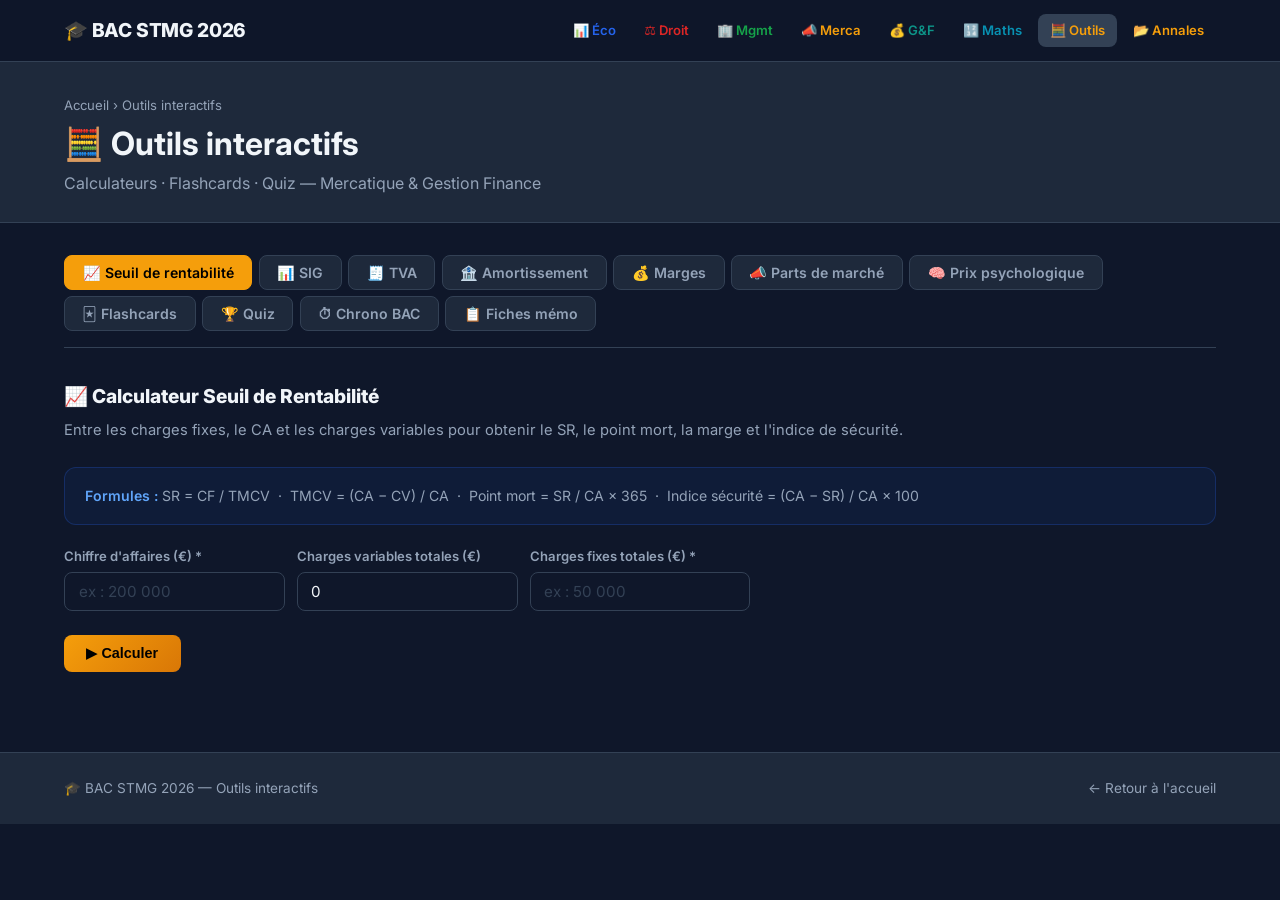
<file: outils.html>
<!DOCTYPE html>
<html lang="fr">
<head>
  <meta charset="UTF-8">
  <meta name="viewport" content="width=device-width, initial-scale=1.0">
  <title>Outils Interactifs — BAC STMG 2026</title>
  <link rel="preconnect" href="https://fonts.googleapis.com">
  <link rel="preconnect" href="https://fonts.gstatic.com" crossorigin>
  <link href="https://fonts.googleapis.com/css2?family=Inter:wght@400;500;600;700;800&display=swap" rel="stylesheet">
  <link rel="stylesheet" href="css/style.css">
  <style>
    .tools-tabs {
      display: flex;
      gap: .4rem;
      flex-wrap: wrap;
      border-bottom: 1px solid var(--border);
      padding-bottom: 1rem;
      margin-bottom: 2rem;
    }
    .tab-btn {
      padding: .5rem 1.1rem;
      border-radius: 8px;
      border: 1px solid var(--border);
      background: var(--bg2);
      color: var(--text2);
      font-weight: 600;
      font-size: .88rem;
      cursor: pointer;
      transition: all var(--transition);
      font-family: inherit;
    }
    .tab-btn:hover { background: var(--bg3); color: var(--text); }
    .tab-btn.active { background: var(--amber); color: #000; border-color: var(--amber); }

    .tool-panel { display: none; }
    .tool-panel.active { display: block; }

    .tool-title {
      font-size: 1.2rem;
      font-weight: 800;
      color: var(--text);
      margin-bottom: .35rem;
      display: flex;
      align-items: center;
      gap: .6rem;
    }
    .tool-desc { color: var(--text2); font-size: .92rem; margin-bottom: 1.5rem; }

    /* Radio toggle */
    .toggle-group {
      display: flex;
      background: var(--bg3);
      border-radius: 8px;
      padding: 3px;
      gap: 3px;
      margin-bottom: 1rem;
      flex-wrap: wrap;
    }
    .toggle-group label {
      flex: 1;
      text-align: center;
      padding: .45rem .75rem;
      border-radius: 6px;
      cursor: pointer;
      font-size: .85rem;
      font-weight: 600;
      color: var(--text2);
      transition: all var(--transition);
      white-space: nowrap;
    }
    .toggle-group input[type=radio] { display: none; }
    .toggle-group input[type=radio]:checked + label {
      background: var(--bg);
      color: var(--text);
      box-shadow: 0 1px 4px rgba(0,0,0,.3);
    }

    /* Info box */
    .info-box {
      background: rgba(37,99,235,.07);
      border: 1px solid rgba(37,99,235,.25);
      border-radius: var(--radius);
      padding: 1rem 1.25rem;
      margin-bottom: 1.25rem;
      font-size: .88rem;
      color: var(--text2);
    }
    .info-box strong { color: #60a5fa; }
  </style>
</head>
<body>

<nav class="navbar">
  <div class="container">
    <div class="navbar-inner">
      <a href="index.html" class="navbar-logo">🎓 BAC STMG 2026</a>
      <button class="nav-hamburger" id="navToggle" aria-label="Menu" aria-expanded="false">☰</button>
      <div class="navbar-links" id="navLinks">
        <a href="economie.html"        class="nav-eco">📊 Éco</a>
        <a href="droit.html"           class="nav-droit">⚖️ Droit</a>
        <a href="management.html"      class="nav-mgmt">🏢 Mgmt</a>
        <a href="mercatique.html"      class="nav-merca">📣 Merca</a>
        <a href="gestion-finance.html" class="nav-gf">💰 G&F</a>
        <a href="maths.html"           class="nav-maths">🔢 Maths</a>
        <a href="outils.html"          class="nav-merca active">🧮 Outils</a>
        <a href="annales.html"         class="nav-merca">📂 Annales</a>
      </div>
    </div>
  </div>
</nav>

<div style="background:var(--bg2);border-bottom:1px solid var(--border);padding:2rem 0 1.5rem;">
  <div class="container">
    <div style="font-size:.82rem;color:var(--text2);margin-bottom:.5rem;">
      <a href="index.html" style="color:var(--text2)">Accueil</a> › Outils interactifs
    </div>
    <h1 style="font-size:clamp(1.5rem,3vw,2rem);margin-bottom:.4rem;">🧮 Outils interactifs</h1>
    <p style="color:var(--text2);">Calculateurs · Flashcards · Quiz — Mercatique & Gestion Finance</p>
  </div>
</div>

<div class="container" style="padding-top:2rem;padding-bottom:3rem;">

  <!-- ONGLETS -->
  <div class="tools-tabs">
    <button class="tab-btn active" onclick="showTab('sr')">📈 Seuil de rentabilité</button>
    <button class="tab-btn" onclick="showTab('sig')">📊 SIG</button>
    <button class="tab-btn" onclick="showTab('tva')">🧾 TVA</button>
    <button class="tab-btn" onclick="showTab('amort')">🏦 Amortissement</button>
    <button class="tab-btn" onclick="showTab('marge')">💰 Marges</button>
    <button class="tab-btn" onclick="showTab('pdm')">📣 Parts de marché</button>
    <button class="tab-btn" onclick="showTab('psy')">🧠 Prix psychologique</button>
    <button class="tab-btn" onclick="showTab('flash')">🃏 Flashcards</button>
    <button class="tab-btn" onclick="showTab('quiz')">🏆 Quiz</button>
    <button class="tab-btn" onclick="showTab('timer')">⏱ Chrono BAC</button>
    <button class="tab-btn" onclick="showTab('fiches')">📋 Fiches mémo</button>
  </div>

  <!-- ══════════ SEUIL DE RENTABILITÉ ══════════ -->
  <div class="tool-panel active" id="panel-sr">
    <div class="tool-title">📈 Calculateur Seuil de Rentabilité</div>
    <p class="tool-desc">Entre les charges fixes, le CA et les charges variables pour obtenir le SR, le point mort, la marge et l'indice de sécurité.</p>

    <div class="info-box">
      <strong>Formules :</strong> SR = CF / TMCV &nbsp;·&nbsp; TMCV = (CA − CV) / CA &nbsp;·&nbsp; Point mort = SR / CA × 365 &nbsp;·&nbsp; Indice sécurité = (CA − SR) / CA × 100
    </div>

    <div class="calc-form">
      <div class="calc-field">
        <label>Chiffre d'affaires (€) *</label>
        <input type="number" id="sr-ca" class="calc-input" placeholder="ex : 200 000" min="0">
      </div>
      <div class="calc-field">
        <label>Charges variables totales (€)</label>
        <input type="number" id="sr-cv" class="calc-input" placeholder="ex : 120 000" min="0" value="0">
      </div>
      <div class="calc-field">
        <label>Charges fixes totales (€) *</label>
        <input type="number" id="sr-cf" class="calc-input" placeholder="ex : 50 000" min="0">
      </div>
    </div>
    <button class="calc-btn" onclick="calcSR()">▶ Calculer</button>
    <div id="sr-result" class="calc-result"></div>
  </div>

  <!-- ══════════ SIG ══════════ -->
  <div class="tool-panel" id="panel-sig">
    <div class="tool-title">📊 Calculateur Soldes Intermédiaires de Gestion</div>
    <p class="tool-desc">Calcule la cascade complète : marge commerciale → VA → EBE → résultat d'exploitation → résultat net.</p>

    <div class="info-box">
      <strong>Cascade :</strong> MC = Ventes − CAMV &nbsp;·&nbsp; VA = MC + Prod − CI &nbsp;·&nbsp; EBE = VA + Subv − Impôts − Salaires &nbsp;·&nbsp; R.expl = EBE − Dotations
    </div>

    <div class="calc-form">
      <div class="calc-field">
        <label>Ventes de marchandises HT (€)</label>
        <input type="number" id="sig-ventes" class="calc-input" placeholder="ex : 480 000" min="0" value="0">
      </div>
      <div class="calc-field">
        <label>Coût d'achat marchandises vendues (€)</label>
        <input type="number" id="sig-cmv" class="calc-input" placeholder="ex : 192 000" min="0" value="0">
      </div>
      <div class="calc-field">
        <label>Production vendue (€)</label>
        <input type="number" id="sig-prod" class="calc-input" placeholder="ex : 120 000" min="0" value="0">
      </div>
      <div class="calc-field">
        <label>Consommations intermédiaires (€)</label>
        <input type="number" id="sig-ci" class="calc-input" placeholder="ex : 84 000" min="0" value="0">
      </div>
      <div class="calc-field">
        <label>Subventions d'exploitation (€)</label>
        <input type="number" id="sig-subv" class="calc-input" placeholder="ex : 15 000" min="0" value="0">
      </div>
      <div class="calc-field">
        <label>Impôts et taxes (€)</label>
        <input type="number" id="sig-impots" class="calc-input" placeholder="ex : 12 000" min="0" value="0">
      </div>
      <div class="calc-field">
        <label>Charges de personnel (€)</label>
        <input type="number" id="sig-charges" class="calc-input" placeholder="ex : 156 000" min="0" value="0">
      </div>
      <div class="calc-field">
        <label>Dotations aux amortissements (€)</label>
        <input type="number" id="sig-dotations" class="calc-input" placeholder="ex : 28 000" min="0" value="0">
      </div>
      <div class="calc-field">
        <label>Autres charges d'exploitation (€)</label>
        <input type="number" id="sig-autres-charges" class="calc-input" placeholder="ex : 5 000" min="0" value="0">
      </div>
      <div class="calc-field">
        <label>Résultat financier (€) <small style="color:var(--text2)">(négatif si charges)</small></label>
        <input type="number" id="sig-r-financier" class="calc-input" placeholder="ex : -8 400" value="0">
      </div>
      <div class="calc-field">
        <label>Résultat exceptionnel (€)</label>
        <input type="number" id="sig-r-excep" class="calc-input" placeholder="ex : -4 000" value="0">
      </div>
      <div class="calc-field">
        <label>Impôt sur les sociétés (€)</label>
        <input type="number" id="sig-is" class="calc-input" placeholder="ex : 12 000" min="0" value="0">
      </div>
    </div>
    <button class="calc-btn" onclick="calcSIG()">▶ Calculer les SIG</button>
    <div id="sig-result" class="calc-result"></div>
  </div>

  <!-- ══════════ TVA ══════════ -->
  <div class="tool-panel" id="panel-tva">
    <div class="tool-title">🧾 Calculateur TVA</div>
    <p class="tool-desc">Convertis HT ↔ TTC ou calcule la TVA à décaisser.</p>

    <div class="toggle-group">
      <input type="radio" name="tva-mode" id="tva-ht" value="ht-to-ttc" checked>
      <label for="tva-ht">HT → TTC</label>
      <input type="radio" name="tva-mode" id="tva-ttc" value="ttc-to-ht">
      <label for="tva-ttc">TTC → HT</label>
    </div>

    <div class="calc-form">
      <div class="calc-field">
        <label>Montant (€) *</label>
        <input type="number" id="tva-montant" class="calc-input" placeholder="ex : 100" min="0">
      </div>
      <div class="calc-field">
        <label>Taux de TVA (%)</label>
        <select id="tva-taux" class="calc-input">
          <option value="20" selected>20 % (taux normal)</option>
          <option value="10">10 % (taux intermédiaire)</option>
          <option value="5.5">5,5 % (taux réduit)</option>
          <option value="2.1">2,1 % (taux super réduit)</option>
        </select>
      </div>
    </div>
    <button class="calc-btn" onclick="calcTVA()">▶ Calculer</button>
    <div id="tva-result" class="calc-result"></div>

    <div class="divider" style="margin:1.5rem 0;"></div>

    <div class="tool-title" style="font-size:1rem;">TVA à décaisser</div>
    <p class="tool-desc" style="margin-bottom:1rem;">TVA collectée sur ventes − TVA déductible sur achats</p>
    <div class="calc-form">
      <div class="calc-field">
        <label>Ventes TTC du mois (€)</label>
        <input type="number" id="tva-ventes-ttc" class="calc-input" placeholder="ex : 60 000" min="0" value="0">
      </div>
      <div class="calc-field">
        <label>Achats TTC du mois (€)</label>
        <input type="number" id="tva-achats-ttc" class="calc-input" placeholder="ex : 36 000" min="0" value="0">
      </div>
      <div class="calc-field">
        <label>Taux TVA (%)</label>
        <select id="tva-taux2" class="calc-input">
          <option value="20" selected>20 %</option>
          <option value="10">10 %</option>
          <option value="5.5">5,5 %</option>
        </select>
      </div>
    </div>
    <button class="calc-btn" onclick="calcTVADecaissee()">▶ Calculer TVA à décaisser</button>
    <div id="tva-decaissee-result" class="calc-result"></div>
  </div>

  <!-- ══════════ AMORTISSEMENT ══════════ -->
  <div class="tool-panel" id="panel-amort">
    <div class="tool-title">🏦 Tableau d'amortissement d'emprunt</div>
    <p class="tool-desc">Génère le tableau complet des annuités constantes avec capital restant dû.</p>

    <div class="info-box">
      <strong>Formule annuité :</strong> a = K × [i / (1 − (1+i)<sup>−n</sup>)]
    </div>

    <div class="calc-form">
      <div class="calc-field">
        <label>Capital emprunté K (€) *</label>
        <input type="number" id="amort-capital" class="calc-input" placeholder="ex : 50 000" min="0">
      </div>
      <div class="calc-field">
        <label>Taux annuel (%) *</label>
        <input type="number" id="amort-taux" class="calc-input" placeholder="ex : 4" min="0" step="0.1">
      </div>
      <div class="calc-field">
        <label>Durée (années) *</label>
        <input type="number" id="amort-duree" class="calc-input" placeholder="ex : 5" min="1" max="30">
      </div>
    </div>
    <button class="calc-btn" onclick="calcAmort()">▶ Générer le tableau</button>
    <div id="amort-result" class="calc-result"></div>
  </div>

  <!-- ══════════ MARGES ══════════ -->
  <div class="tool-panel" id="panel-marge">
    <div class="tool-title">💰 Calculateur Taux de Marge & Marque</div>
    <p class="tool-desc">Calcule taux de marge (/ PV HT) et taux de marque (/ coût) à partir du prix et du coût.</p>

    <div class="info-box">
      <strong>Taux de marge</strong> = (PV HT − Coût) / PV HT × 100 &nbsp;·&nbsp;
      <strong>Taux de marque</strong> = (PV HT − Coût) / Coût × 100
    </div>

    <div class="toggle-group">
      <input type="radio" name="marge-mode" id="marge-from-cost" value="from-cost" checked>
      <label for="marge-from-cost">Je connais coût + PV HT</label>
      <input type="radio" name="marge-mode" id="marge-from-rate" value="from-rate">
      <label for="marge-from-rate">Je connais coût + taux de marge</label>
    </div>

    <div class="calc-form" id="marge-fields">
      <div class="calc-field">
        <label>Coût d'achat HT (€) *</label>
        <input type="number" id="marge-v1" class="calc-input" placeholder="ex : 60" min="0">
      </div>
      <div class="calc-field" id="marge-field2">
        <label id="marge-label2">Prix de vente HT (€) *</label>
        <input type="number" id="marge-v2" class="calc-input" placeholder="ex : 100" min="0">
      </div>
    </div>
    <button class="calc-btn" onclick="calcMarge()">▶ Calculer</button>
    <div id="marge-result" class="calc-result"></div>
  </div>

  <!-- ══════════ PARTS DE MARCHÉ ══════════ -->
  <div class="tool-panel" id="panel-pdm">
    <div class="tool-title">📣 Calculateur Parts de Marché</div>
    <p class="tool-desc">Calcule les parts de marché en valeur, en volume et le taux de pénétration.</p>

    <div class="info-box">
      <strong>PDM valeur</strong> = CA entreprise / CA total × 100 &nbsp;·&nbsp;
      <strong>PDM volume</strong> = Q entreprise / Q totales × 100 &nbsp;·&nbsp;
      <strong>Taux pénétration</strong> = Acheteurs réels / Acheteurs potentiels × 100
    </div>

    <div style="font-weight:700;font-size:.9rem;color:var(--text2);margin-bottom:.75rem;text-transform:uppercase;letter-spacing:.05em;">En valeur (CA)</div>
    <div class="calc-form">
      <div class="calc-field">
        <label>CA de l'entreprise (€)</label>
        <input type="number" id="pdm-ca-ent" class="calc-input" placeholder="ex : 2 100 000" min="0" value="0">
      </div>
      <div class="calc-field">
        <label>CA total du marché (€)</label>
        <input type="number" id="pdm-ca-total" class="calc-input" placeholder="ex : 9 130 000" min="0" value="0">
      </div>
    </div>

    <div style="font-weight:700;font-size:.9rem;color:var(--text2);margin-bottom:.75rem;text-transform:uppercase;letter-spacing:.05em;">En volume (quantités)</div>
    <div class="calc-form">
      <div class="calc-field">
        <label>Ventes entreprise (unités)</label>
        <input type="number" id="pdm-q-ent" class="calc-input" placeholder="ex : 45 000" min="0" value="0">
      </div>
      <div class="calc-field">
        <label>Ventes totales marché (unités)</label>
        <input type="number" id="pdm-q-total" class="calc-input" placeholder="ex : 200 000" min="0" value="0">
      </div>
    </div>

    <div style="font-weight:700;font-size:.9rem;color:var(--text2);margin-bottom:.75rem;text-transform:uppercase;letter-spacing:.05em;">Taux de pénétration</div>
    <div class="calc-form">
      <div class="calc-field">
        <label>Acheteurs réels</label>
        <input type="number" id="pdm-acheteurs" class="calc-input" placeholder="ex : 4 500 000" min="0" value="0">
      </div>
      <div class="calc-field">
        <label>Acheteurs potentiels</label>
        <input type="number" id="pdm-potentiels" class="calc-input" placeholder="ex : 15 000 000" min="0" value="0">
      </div>
    </div>
    <button class="calc-btn" onclick="calcPdm()">▶ Calculer</button>
    <div id="pdm-result" class="calc-result"></div>
  </div>

  <!-- ══════════ PRIX PSYCHOLOGIQUE ══════════ -->
  <div class="tool-panel" id="panel-psy">
    <div class="tool-title">🧠 Test d'acceptabilité — Prix psychologique</div>
    <p class="tool-desc">Saisis les réponses de ton questionnaire (nombre de personnes trouvant chaque prix trop peu cher ou trop cher). Le prix psychologique est celui avec la meilleure acceptabilité.</p>

    <div class="info-box">
      <strong>% acceptabilité</strong> = 100 − % trop cher cumulé − % trop peu cher cumulé<br>
      Le prix psychologique = prix avec le <strong>taux d'acceptabilité le plus élevé</strong>.
    </div>

    <div style="display:grid;grid-template-columns:1fr 1fr 1fr auto;gap:.5rem;margin-bottom:.35rem;">
      <div style="font-size:.78rem;font-weight:700;color:var(--text2);">Prix (€)</div>
      <div style="font-size:.78rem;font-weight:700;color:var(--text2);">Trop peu cher (nb)</div>
      <div style="font-size:.78rem;font-weight:700;color:var(--text2);">Trop cher (nb)</div>
      <div></div>
    </div>
    <div id="psy-entries">
      <div class="psy-row">
        <input type="number" class="psy-prix calc-input" placeholder="5" min="0" step="0.5">
        <input type="number" class="psy-trop-peu calc-input" placeholder="30" min="0">
        <input type="number" class="psy-trop-cher calc-input" placeholder="2" min="0">
        <button class="btn-remove" onclick="this.closest('.psy-row').remove()">✕</button>
      </div>
      <div class="psy-row">
        <input type="number" class="psy-prix calc-input" placeholder="8" min="0" step="0.5">
        <input type="number" class="psy-trop-peu calc-input" placeholder="18" min="0">
        <input type="number" class="psy-trop-cher calc-input" placeholder="5" min="0">
        <button class="btn-remove" onclick="this.closest('.psy-row').remove()">✕</button>
      </div>
      <div class="psy-row">
        <input type="number" class="psy-prix calc-input" placeholder="10" min="0" step="0.5">
        <input type="number" class="psy-trop-peu calc-input" placeholder="8" min="0">
        <input type="number" class="psy-trop-cher calc-input" placeholder="12" min="0">
        <button class="btn-remove" onclick="this.closest('.psy-row').remove()">✕</button>
      </div>
      <div class="psy-row">
        <input type="number" class="psy-prix calc-input" placeholder="12" min="0" step="0.5">
        <input type="number" class="psy-trop-peu calc-input" placeholder="3" min="0">
        <input type="number" class="psy-trop-cher calc-input" placeholder="22" min="0">
        <button class="btn-remove" onclick="this.closest('.psy-row').remove()">✕</button>
      </div>
    </div>
    <div style="display:flex;gap:.75rem;margin-top:.75rem;flex-wrap:wrap;">
      <button class="calc-btn" onclick="addPsyRow()" style="background:var(--bg3);color:var(--text);border:1px solid var(--border);">+ Ajouter un prix</button>
      <button class="calc-btn" onclick="calcPrixPsy()">▶ Trouver le prix optimal</button>
    </div>
    <div id="psy-result" class="calc-result"></div>
  </div>

  <!-- ══════════ FLASHCARDS ══════════ -->
  <div class="tool-panel" id="panel-flash">
    <div class="tool-title">🃏 Flashcards</div>
    <p class="tool-desc">Clique sur la carte pour révéler la réponse. Marque "Su ✓" ou "À revoir 🔄" pour progresser.</p>

    <div style="display:flex;gap:.75rem;align-items:center;flex-wrap:wrap;margin-bottom:1.5rem;">
      <select id="fc-deck-select" class="calc-input" style="max-width:260px;" onchange="initFlashcards(this.value)">
        <option value="">— Choisir un deck —</option>
        <option value="mercatique">📣 Mercatique (20 cartes)</option>
        <option value="gestion">💰 Gestion & Finance (20 cartes)</option>
      </select>
      <button class="calc-btn" onclick="initFlashcards(document.getElementById('fc-deck-select').value)">▶ Démarrer</button>
    </div>

    <div id="fc-progress-bar-wrap" style="display:none">
      <div class="fc-progress-bar"><div class="fc-progress-fill" id="fc-progress-fill" style="width:0%"></div></div>
      <div class="fc-progress-label" id="fc-progress-label">0 / 0 maîtrisées</div>
    </div>

    <div class="fc-counter" id="fc-counter" style="display:none"></div>

    <div class="fc-card-area" id="fc-card-area" style="display:none">
      <div class="fc-card-wrapper" id="fc-card-wrapper" onclick="flipCard()">
        <div class="fc-front" id="fc-front"></div>
        <div class="fc-back"  id="fc-back"></div>
      </div>
    </div>
    <p class="fc-tap-hint" id="fc-tap-hint" style="display:none">👆 Clique sur la carte pour voir la réponse</p>

    <div class="fc-action-btns" id="fc-action-btns">
      <button class="fc-btn-review" onclick="cardReview()">🔄 À revoir</button>
      <button class="fc-btn-known"  onclick="cardKnown()">✓ Su !</button>
    </div>
  </div>

  <!-- ══════════ QUIZ ══════════ -->
  <div class="tool-panel" id="panel-quiz">
    <div class="tool-title">🏆 Quiz scoré</div>
    <p class="tool-desc">10 questions par matière avec score final et correction détaillée des erreurs.</p>

    <div id="quiz-start-screen">
      <div style="display:flex;gap:1rem;flex-wrap:wrap;">
        <div class="subject-card" style="cursor:pointer;max-width:260px;flex:1" onclick="startQuiz('mercatique')">
          <div style="font-size:2rem;margin-bottom:.5rem;">📣</div>
          <div style="font-weight:700;margin-bottom:.35rem;">Quiz Mercatique</div>
          <div style="color:var(--text2);font-size:.88rem;">10 questions · Segmentation, Marketing Mix, Marges, Digital</div>
          <div style="margin-top:1rem;">
            <span class="badge badge-gold" style="background:rgba(245,158,11,.15);color:var(--amber);padding:.25rem .75rem;border-radius:999px;font-size:.78rem;font-weight:700;">▶ Démarrer</span>
          </div>
        </div>
        <div class="subject-card" style="cursor:pointer;max-width:260px;flex:1" onclick="startQuiz('gestion')">
          <div style="font-size:2rem;margin-bottom:.5rem;">💰</div>
          <div style="font-weight:700;margin-bottom:.35rem;">Quiz Gestion & Finance</div>
          <div style="color:var(--text2);font-size:.88rem;">10 questions · SR, SIG, TVA, Amortissement, Trésorerie</div>
          <div style="margin-top:1rem;">
            <span class="badge badge-gold" style="background:rgba(13,148,136,.15);color:var(--gf);padding:.25rem .75rem;border-radius:999px;font-size:.78rem;font-weight:700;">▶ Démarrer</span>
          </div>
        </div>
      </div>
    </div>

    <div class="quiz-scored" id="quiz-scored-wrapper" style="display:none;">
      <div class="quiz-scored-header">
        <h3 id="quiz-scored-title">Quiz</h3>
        <button onclick="resetQuiz()" style="background:var(--bg3);border:1px solid var(--border);border-radius:6px;color:var(--text2);padding:.3rem .75rem;font-size:.82rem;cursor:pointer;">✕ Quitter</button>
      </div>
      <div id="quiz-container"></div>
    </div>
  </div>

  <!-- ══════════ CHRONO BAC ══════════ -->
  <div class="tool-panel" id="panel-timer">
    <div class="tool-title">⏱ Chronomètre — Conditions d'examen</div>
    <p class="tool-desc">Simule les conditions réelles du BAC. Choisis la durée et travaille sous pression. Une alarme sonne à la fin.</p>

    <div class="timer-presets">
      <button class="timer-preset-btn" onclick="setTimer(240)">4h — Éco-Droit / Mgmt-SGN</button>
      <button class="timer-preset-btn" onclick="setTimer(180)">3h — Maths</button>
      <button class="timer-preset-btn" onclick="setTimer(120)">2h — Merca / G&amp;F spé</button>
      <button class="timer-preset-btn" onclick="setTimer(90)">1h30 — Révision rapide</button>
      <button class="timer-preset-btn" onclick="setTimer(60)">1h — Sprint</button>
      <button class="timer-preset-btn" onclick="setTimer(30)">30 min — Mini-session</button>
    </div>

    <div style="display:flex;gap:.5rem;align-items:center;justify-content:center;margin-bottom:.75rem;flex-wrap:wrap;">
      <span style="font-size:.85rem;color:var(--text2);">Durée personnalisée :</span>
      <input type="number" id="timer-custom-h" class="calc-input" style="width:70px;text-align:center;" placeholder="h" min="0" max="9" value="2">
      <span style="color:var(--text2);">h</span>
      <input type="number" id="timer-custom-m" class="calc-input" style="width:70px;text-align:center;" placeholder="min" min="0" max="59" value="0">
      <span style="color:var(--text2);">min</span>
      <button class="timer-preset-btn" onclick="setTimerCustom()">OK</button>
    </div>

    <div id="timer-display" class="timer-display">2:00:00</div>
    <div id="timer-subtitle" class="timer-subtitle">Prêt(e) — Choisis une durée et démarre</div>

    <div class="timer-progress-track">
      <div class="timer-progress-fill" id="timer-progress-fill"></div>
    </div>

    <div class="timer-controls">
      <button class="timer-ctrl-btn start" id="timer-start-btn" onclick="timerStart()">▶ Démarrer</button>
      <button class="timer-ctrl-btn pause" id="timer-pause-btn" onclick="timerPause()" style="display:none;">⏸ Pause</button>
      <button class="timer-ctrl-btn reset" onclick="timerReset()">↺ Reset</button>
    </div>

    <div class="info-box" style="margin-top:1rem;">
      <strong>Durées officielles BAC STMG 2026 :</strong><br>
      Économie-Droit : <strong>4h</strong> (coeff 16) &nbsp;·&nbsp;
      Management-SGN : <strong>4h</strong> (coeff 16) &nbsp;·&nbsp;
      Maths : <strong>3h</strong> (coeff 5) &nbsp;·&nbsp;
      Mercatique spé : <strong>2h</strong> (coeff 8) &nbsp;·&nbsp;
      Gestion&amp;Finance spé : <strong>2h</strong> (coeff 8)
    </div>
  </div>

  <!-- ══════════ FICHES MÉMO ══════════ -->
  <div class="tool-panel" id="panel-fiches">
    <div class="tool-title">📋 Fiches mémo — Formules &amp; définitions clés</div>
    <p class="tool-desc">Les formules et règles incontournables à avoir par cœur pour le jour J.</p>

    <div class="fiche-tabs">
      <button class="fiche-tab-btn active" onclick="showFiche('gf')">💰 Gestion &amp; Finance</button>
      <button class="fiche-tab-btn" onclick="showFiche('merca')">📣 Mercatique</button>
      <button class="fiche-tab-btn" onclick="showFiche('droit')">⚖️ Droit</button>
      <button class="fiche-tab-btn" onclick="showFiche('mgmt')">🏢 Management</button>
      <button class="fiche-tab-btn" onclick="showFiche('eco')">📊 Économie</button>
    </div>

    <!-- G&F -->
    <div class="fiche-panel active" id="fiche-gf">
      <div class="fiche-grid">
        <div class="fiche-card">
          <div class="fiche-card-title" style="color:var(--gf);">Seuil de rentabilité</div>
          <div class="fiche-formula">SR = CF / TMCV</div>
          <div class="fiche-formula">TMCV = (CA − CV) / CA</div>
          <div class="fiche-formula">Point mort = SR / CA × 365</div>
          <div class="fiche-formula">Indice sécurité = (CA−SR)/CA×100</div>
          <div class="fiche-note">TMCV = Taux de Marge sur Coût Variable</div>
        </div>
        <div class="fiche-card">
          <div class="fiche-card-title" style="color:var(--gf);">SIG — Cascade</div>
          <div class="fiche-formula">MC = Ventes − CAMV</div>
          <div class="fiche-formula">VA = MC + Production − CI</div>
          <div class="fiche-formula">EBE = VA + Subv − Impôts − Salaires</div>
          <div class="fiche-formula">RE = EBE − Dotations amort.</div>
          <div class="fiche-formula">RCAI = RE + R.financier</div>
          <div class="fiche-formula">Résultat net = RCAI + R.excep − IS</div>
        </div>
        <div class="fiche-card">
          <div class="fiche-card-title" style="color:var(--gf);">TVA</div>
          <div class="fiche-formula">TTC = HT × (1 + taux)</div>
          <div class="fiche-formula">HT = TTC / (1 + taux)</div>
          <div class="fiche-formula">TVA = TTC − HT</div>
          <div class="fiche-formula">À décaisser = TVA collectée − TVA déductible</div>
          <div class="fiche-note">TVA collectée = sur les ventes / TVA déductible = sur les achats</div>
        </div>
        <div class="fiche-card">
          <div class="fiche-card-title" style="color:var(--gf);">Trésorerie &amp; BFR</div>
          <div class="fiche-formula">FR = Cap. permanents − Actif immo net</div>
          <div class="fiche-formula">BFR = (Stocks + Créances) − Dettes expl.</div>
          <div class="fiche-formula">TN = FR − BFR</div>
          <div class="fiche-note">TN &lt; 0 → tension de trésorerie (FR insuffisant)</div>
        </div>
        <div class="fiche-card">
          <div class="fiche-card-title" style="color:var(--gf);">Amortissement emprunt</div>
          <div class="fiche-formula">Annuité = K × i / (1−(1+i)⁻ⁿ)</div>
          <div class="fiche-formula">Intérêts année k = CRD × i</div>
          <div class="fiche-formula">Amort. capital = Annuité − Intérêts</div>
          <div class="fiche-note">CRD = Capital Restant Dû</div>
        </div>
        <div class="fiche-card">
          <div class="fiche-card-title" style="color:var(--gf);">Ratios de gestion</div>
          <div class="fiche-formula">Délai clients = Créances TTC / CA TTC × 360</div>
          <div class="fiche-formula">Délai fournisseurs = Dettes TTC / Achats TTC × 360</div>
          <div class="fiche-formula">Renta. financière = Résultat net / Cap. propres × 100</div>
          <div class="fiche-formula">Endettement = Dettes fin. / Cap. propres × 100</div>
        </div>
      </div>
    </div>

    <!-- Mercatique -->
    <div class="fiche-panel" id="fiche-merca">
      <div class="fiche-grid">
        <div class="fiche-card">
          <div class="fiche-card-title" style="color:var(--merca);">Marges</div>
          <div class="fiche-formula">Marge brute = PV HT − Coût d'achat</div>
          <div class="fiche-formula">Taux de marge = Marge / Coût × 100</div>
          <div class="fiche-formula">Taux de marque = Marge / PV HT × 100</div>
          <div class="fiche-note">⚠️ Marge rapportée au COÛT → taux de marge<br>Marge rapportée au PV → taux de marque</div>
        </div>
        <div class="fiche-card">
          <div class="fiche-card-title" style="color:var(--merca);">Parts de marché</div>
          <div class="fiche-formula">PDM valeur = CA entreprise / CA marché × 100</div>
          <div class="fiche-formula">PDM volume = Q ent. / Q marché × 100</div>
          <div class="fiche-formula">Taux pénétration = Acheteurs réels / Potentiels × 100</div>
        </div>
        <div class="fiche-card">
          <div class="fiche-card-title" style="color:var(--merca);">Prix psychologique</div>
          <div class="fiche-formula">% acceptabilité = 100 − % trop cher − % trop peu cher</div>
          <div class="fiche-note">Calculer les % CUMULÉS puis trouver le prix avec l'acceptabilité maximale.</div>
        </div>
        <div class="fiche-card">
          <div class="fiche-card-title" style="color:var(--merca);">Mix mercatique — 4P</div>
          <div class="fiche-formula">Produit · Prix · Place · Promotion</div>
          <div class="fiche-note">Produit : gamme, qualité, design, marque<br>Prix : écrémage, pénétration, psychologique<br>Place : intensive, sélective, exclusive<br>Promotion : pub, promo, RP, digital</div>
        </div>
        <div class="fiche-card">
          <div class="fiche-card-title" style="color:var(--merca);">Segmentation &amp; ciblage</div>
          <div class="fiche-formula">Critères : géographiques · démographiques</div>
          <div class="fiche-formula">         psychographiques · comportementaux</div>
          <div class="fiche-note">Ciblage : indifférencié / différencié / concentré (niche) / one-to-one</div>
        </div>
        <div class="fiche-card">
          <div class="fiche-card-title" style="color:var(--merca);">Variations &amp; indices</div>
          <div class="fiche-formula">Taux var. = (Vf − Vi) / Vi × 100</div>
          <div class="fiche-formula">Indice = Vf / Vbase × 100</div>
          <div class="fiche-formula">Var. absolue = Vf − Vi</div>
        </div>
      </div>
    </div>

    <!-- Droit -->
    <div class="fiche-panel" id="fiche-droit">
      <div class="fiche-grid">
        <div class="fiche-card">
          <div class="fiche-card-title" style="color:var(--droit);">Droit de la consommation</div>
          <div class="fiche-formula">Art. L221-18 : rétractation e-commerce = 14 j</div>
          <div class="fiche-formula">Art. L212-1 : clause abusive = non-écrite</div>
          <div class="fiche-formula">RGPD : amende max 4 % CA mondial ou 20 M€</div>
          <div class="fiche-note">Garantie légale de conformité : 2 ans (biens neufs)</div>
        </div>
        <div class="fiche-card">
          <div class="fiche-card-title" style="color:var(--droit);">Droit du travail</div>
          <div class="fiche-formula">CDI : contrat à durée indéterminée (règle)</div>
          <div class="fiche-formula">CDD : cas limitatifs (remplacement, surcroît…)</div>
          <div class="fiche-formula">ILL ≥ 8 mois : 1/4 mois/an (≤10 ans)</div>
          <div class="fiche-formula">              + 1/3 mois/an (>10 ans)</div>
          <div class="fiche-note">Préavis licenciement : 1 à 2 mois selon ancienneté</div>
        </div>
        <div class="fiche-card">
          <div class="fiche-card-title" style="color:var(--droit);">Formes juridiques</div>
          <div class="fiche-formula">SARL : 1-100 associés, responsabilité limitée</div>
          <div class="fiche-formula">SAS / SASU : capital libre, très flexible</div>
          <div class="fiche-formula">SA : ≥ 2 actionnaires (≥7 si cotée)</div>
          <div class="fiche-note">Filiale (pers. morale propre) ≠ Succursale (pas de pers. morale)</div>
        </div>
        <div class="fiche-card">
          <div class="fiche-card-title" style="color:var(--droit);">Méthode cas pratique — FARC</div>
          <div class="fiche-formula">F — Faits (résumé objectif)</div>
          <div class="fiche-formula">A — Application du droit (règle applicable)</div>
          <div class="fiche-formula">R — Règle de droit (citation + référence)</div>
          <div class="fiche-formula">C — Conclusion (solution concrète)</div>
          <div class="fiche-note">Toujours citer l'article de loi (ex : Art. L221-18 C. conso.)</div>
        </div>
      </div>
    </div>

    <!-- Management -->
    <div class="fiche-panel" id="fiche-mgmt">
      <div class="fiche-grid">
        <div class="fiche-card">
          <div class="fiche-card-title" style="color:var(--mgmt);">Théories de la motivation</div>
          <div class="fiche-formula">Maslow : physiologique → sécurité → appartenance</div>
          <div class="fiche-formula">          → estime → réalisation</div>
          <div class="fiche-formula">Herzberg : hygiène (évite insatisfaction)</div>
          <div class="fiche-formula">           vs motivation (crée engagement)</div>
          <div class="fiche-note">Facteurs d'hygiène : salaire, conditions. Motivation : responsabilité, reconnaissance.</div>
        </div>
        <div class="fiche-card">
          <div class="fiche-card-title" style="color:var(--mgmt);">Styles de management</div>
          <div class="fiche-formula">Blake &amp; Mouton — Grille managériale</div>
          <div class="fiche-formula">1.1 = Laisser-faire  · 9.1 = Autoritaire</div>
          <div class="fiche-formula">1.9 = Social        · 5.5 = Compromis</div>
          <div class="fiche-formula">9.9 = Intégrateur (idéal)</div>
        </div>
        <div class="fiche-card">
          <div class="fiche-card-title" style="color:var(--mgmt);">Prise de décision — Simon</div>
          <div class="fiche-formula">IMC : Intelligence → Modélisation → Choix</div>
          <div class="fiche-formula">Rationalité limitée = solution satisfaisante</div>
          <div class="fiche-note">Décision programmée (routine) ≠ non-programmée (unique)</div>
        </div>
        <div class="fiche-card">
          <div class="fiche-card-title" style="color:var(--mgmt);">Stratégies de Porter</div>
          <div class="fiche-formula">Domination par les coûts (volume, standardisation)</div>
          <div class="fiche-formula">Différenciation (qualité, image, innovation)</div>
          <div class="fiche-formula">Focalisation / niche (segment restreint)</div>
          <div class="fiche-note">Spécialisation ≠ Diversification (plusieurs DAS)</div>
        </div>
        <div class="fiche-card">
          <div class="fiche-card-title" style="color:var(--mgmt);">Parties prenantes (Freeman)</div>
          <div class="fiche-formula">Internes : dirigeants, salariés, actionnaires</div>
          <div class="fiche-formula">Externes : clients, fournisseurs, État, ONG</div>
          <div class="fiche-note">RSE = Environnemental + Social + Économique (triple bottom line)</div>
        </div>
        <div class="fiche-card">
          <div class="fiche-card-title" style="color:var(--mgmt);">Structures organisationnelles</div>
          <div class="fiche-formula">Simple · Fonctionnelle · Divisionnelle</div>
          <div class="fiche-formula">Matricielle · Par projets</div>
          <div class="fiche-note">Centralisation (décisions en haut) ≠ Décentralisation (autonomie locale)</div>
        </div>
      </div>
    </div>

    <!-- Économie -->
    <div class="fiche-panel" id="fiche-eco">
      <div class="fiche-grid">
        <div class="fiche-card">
          <div class="fiche-card-title" style="color:var(--eco);">Calculs essentiels</div>
          <div class="fiche-formula">Taux de croissance = (Vf−Vi)/Vi × 100</div>
          <div class="fiche-formula">Taux d'inflation = (IPCn − IPC n-1)/IPC n-1 × 100</div>
          <div class="fiche-formula">Taux de chômage = chômeurs/pop. active × 100</div>
          <div class="fiche-formula">Déflateur = PIB nominal/PIB réel × 100</div>
        </div>
        <div class="fiche-card">
          <div class="fiche-card-title" style="color:var(--eco);">Grands courants</div>
          <div class="fiche-formula">Ricardo : avantages comparatifs (libre-échange)</div>
          <div class="fiche-formula">Keynes : relance par la demande (État)</div>
          <div class="fiche-formula">Friedman : monétarisme (offre de monnaie)</div>
          <div class="fiche-note">Multiplicateur keynésien : effet démultiplicateur des dépenses publiques</div>
        </div>
        <div class="fiche-card">
          <div class="fiche-card-title" style="color:var(--eco);">Échanges internationaux</div>
          <div class="fiche-formula">Balance commerciale = Exports − Imports</div>
          <div class="fiche-formula">PDM export = Exports pays / Exports mondiaux × 100</div>
          <div class="fiche-note">IDE (Investissements Directs à l'Étranger) ≠ IDE de portefeuille<br>FMN = Firme Multinationale</div>
        </div>
        <div class="fiche-card">
          <div class="fiche-card-title" style="color:var(--eco);">Rôle de l'État (Musgrave)</div>
          <div class="fiche-formula">Allocation : biens collectifs (éducation, défense)</div>
          <div class="fiche-formula">Redistribution : corriger les inégalités</div>
          <div class="fiche-formula">Stabilisation : politique contra-cyclique</div>
          <div class="fiche-note">Défaillances de marché : externalités, asymétries d'info, monopoles</div>
        </div>
      </div>
    </div>
  </div>

</div>

<footer style="background:var(--bg2);border-top:1px solid var(--border);padding:1.5rem 0;margin-top:2rem;">
  <div class="container" style="display:flex;align-items:center;justify-content:space-between;flex-wrap:wrap;gap:1rem;">
    <span style="color:var(--text2);font-size:.85rem;">🎓 BAC STMG 2026 — Outils interactifs</span>
    <a href="index.html" style="color:var(--text2);font-size:.85rem;">← Retour à l'accueil</a>
  </div>
</footer>

<script src="js/interactif.js"></script>
<script src="js/script.js"></script>
<script>
// ── Onglets ──────────────────────────────────────────────────
function showTab(id) {
  document.querySelectorAll('.tool-panel').forEach(p => p.classList.remove('active'));
  document.querySelectorAll('.tab-btn').forEach(b => b.classList.remove('active'));
  document.getElementById('panel-' + id).classList.add('active');
  event.target.classList.add('active');
  window.scrollTo({top: 0, behavior:'smooth'});
}

// ── TVA décaissée ─────────────────────────────────────────────
function calcTVADecaissee() {
  const vttc  = parseFloat(document.getElementById('tva-ventes-ttc').value) || 0;
  const attc  = parseFloat(document.getElementById('tva-achats-ttc').value) || 0;
  const taux  = parseFloat(document.getElementById('tva-taux2').value) / 100;

  const coef  = 1 + taux;
  const coll  = vttc - vttc / coef;   // TVA collectée
  const dedu  = attc - attc / coef;   // TVA déductible
  const decaissee = coll - dedu;

  const el = document.getElementById('tva-decaissee-result');
  el.style.display = 'block';
  el.className = 'calc-result calc-result--' + (decaissee >= 0 ? 'ok' : 'info');
  el.innerHTML = `
    <div class="calc-grid">
      <div class="calc-kpi"><span class="calc-kpi-label">TVA collectée</span><span class="calc-kpi-value">${(coll).toLocaleString('fr-FR',{minimumFractionDigits:2})} €</span></div>
      <div class="calc-kpi"><span class="calc-kpi-label">TVA déductible</span><span class="calc-kpi-value">${(dedu).toLocaleString('fr-FR',{minimumFractionDigits:2})} €</span></div>
      <div class="calc-kpi calc-kpi--accent"><span class="calc-kpi-label">TVA à décaisser</span><span class="calc-kpi-value">${(decaissee).toLocaleString('fr-FR',{minimumFractionDigits:2})} €</span></div>
    </div>
    <div class="calc-interpretation">
      TVA collectée = ${vttc.toLocaleString('fr-FR')} × ${taux.toFixed(2)}/${(1+taux).toFixed(2)} = <strong>${coll.toFixed(2)} €</strong><br>
      TVA déductible = ${attc.toLocaleString('fr-FR')} × ${taux.toFixed(2)}/${(1+taux).toFixed(2)} = <strong>${dedu.toFixed(2)} €</strong>
    </div>`;
}

// ── Mode marge ───────────────────────────────────────────────
document.querySelectorAll('input[name="marge-mode"]').forEach(r => {
  r.addEventListener('change', () => {
    const fromRate = r.value === 'from-rate';
    document.getElementById('marge-label2').textContent = fromRate ? 'Taux de marge (%) *' : 'Prix de vente HT (€) *';
    document.getElementById('marge-v2').placeholder = fromRate ? 'ex : 40' : 'ex : 100';
  });
});

// ── Flashcards show/hide elements ───────────────────────────
const _origInit = window.initFlashcards;
window.initFlashcards = function(subject) {
  if (!subject) return;
  document.getElementById('fc-progress-bar-wrap').style.display = 'block';
  document.getElementById('fc-counter').style.display = 'block';
  document.getElementById('fc-card-area').style.display = 'block';
  document.getElementById('fc-tap-hint').style.display = 'block';
  _origInit(subject);
};

// ── Quiz reset ───────────────────────────────────────────────
window.resetQuiz = function() {
  document.getElementById('quiz-start-screen').style.display = 'block';
  document.getElementById('quiz-scored-wrapper').style.display = 'none';
};

const _origStart = window.startQuiz;
window.startQuiz = function(subject) {
  const titles = { mercatique: '📣 Quiz Mercatique', gestion: '💰 Quiz Gestion & Finance' };
  document.getElementById('quiz-start-screen').style.display = 'none';
  document.getElementById('quiz-scored-wrapper').style.display = 'block';
  document.getElementById('quiz-scored-title').textContent = titles[subject] || 'Quiz';
  _origStart(subject);
};

// ── Fiches mémo ──────────────────────────────────────────────
function showFiche(id) {
  document.querySelectorAll('.fiche-panel').forEach(p => p.classList.remove('active'));
  document.querySelectorAll('.fiche-tab-btn').forEach(b => b.classList.remove('active'));
  document.getElementById('fiche-' + id).classList.add('active');
  event.target.classList.add('active');
}

// ── Chronomètre BAC ──────────────────────────────────────────
let timerTotal   = 7200; // secondes (2h par défaut)
let timerLeft    = 7200;
let timerRunning = false;
let timerInterval = null;

function setTimer(minutes) {
  timerReset();
  timerTotal = minutes * 60;
  timerLeft  = timerTotal;
  document.querySelectorAll('.timer-preset-btn').forEach(b => b.classList.remove('selected'));
  event.target.classList.add('selected');
  updateTimerDisplay();
  document.getElementById('timer-subtitle').textContent = 'Durée : ' + formatDuration(timerTotal) + ' — Prêt(e) à démarrer';
}

function setTimerCustom() {
  const h = parseInt(document.getElementById('timer-custom-h').value) || 0;
  const m = parseInt(document.getElementById('timer-custom-m').value) || 0;
  const total = (h * 60 + m) * 60;
  if (total <= 0) return;
  timerReset();
  timerTotal = total;
  timerLeft  = total;
  document.querySelectorAll('.timer-preset-btn').forEach(b => b.classList.remove('selected'));
  updateTimerDisplay();
  document.getElementById('timer-subtitle').textContent = 'Durée : ' + formatDuration(timerTotal) + ' — Prêt(e) à démarrer';
}

function formatDuration(s) {
  const h = Math.floor(s / 3600);
  const m = Math.floor((s % 3600) / 60);
  if (h > 0) return h + 'h' + (m > 0 ? m.toString().padStart(2,'0') : '');
  return m + ' min';
}

function formatTime(s) {
  const h = Math.floor(s / 3600);
  const m = Math.floor((s % 3600) / 60);
  const sec = s % 60;
  if (timerTotal >= 3600) return `${h}:${String(m).padStart(2,'0')}:${String(sec).padStart(2,'0')}`;
  return `${m}:${String(sec).padStart(2,'0')}`;
}

function updateTimerDisplay() {
  const el  = document.getElementById('timer-display');
  const bar = document.getElementById('timer-progress-fill');
  el.textContent = formatTime(timerLeft);
  const pct = timerTotal > 0 ? (timerLeft / timerTotal) * 100 : 100;
  if (bar) {
    bar.style.width = pct + '%';
    bar.style.background = pct > 25 ? 'var(--mgmt)' : pct > 10 ? 'var(--amber)' : 'var(--droit)';
  }
  el.className = 'timer-display' + (pct <= 10 ? ' danger' : pct <= 25 ? ' warning' : '');
}

function timerStart() {
  if (timerLeft <= 0) return;
  timerRunning = true;
  document.getElementById('timer-start-btn').style.display = 'none';
  document.getElementById('timer-pause-btn').style.display = '';
  document.getElementById('timer-subtitle').textContent = 'En cours — Concentre-toi !';

  timerInterval = setInterval(() => {
    if (!timerRunning) return;
    timerLeft--;
    updateTimerDisplay();
    if (timerLeft <= 0) {
      clearInterval(timerInterval);
      timerRunning = false;
      document.getElementById('timer-display').textContent = '0:00:00';
      document.getElementById('timer-subtitle').textContent = '⏰ Temps écoulé !';
      document.getElementById('timer-pause-btn').style.display = 'none';
      document.getElementById('timer-start-btn').style.display = '';
      // Essai de notification sonore
      try {
        const ctx = new (window.AudioContext || window.webkitAudioContext)();
        [0, 300, 600].forEach(delay => {
          const osc = ctx.createOscillator();
          const gain = ctx.createGain();
          osc.connect(gain); gain.connect(ctx.destination);
          osc.frequency.value = 880;
          osc.type = 'sine';
          gain.gain.setValueAtTime(.4, ctx.currentTime + delay/1000);
          gain.gain.exponentialRampToValueAtTime(.001, ctx.currentTime + delay/1000 + .4);
          osc.start(ctx.currentTime + delay/1000);
          osc.stop(ctx.currentTime + delay/1000 + .45);
        });
      } catch(e) {}
    }
  }, 1000);
}

function timerPause() {
  timerRunning = false;
  clearInterval(timerInterval);
  document.getElementById('timer-pause-btn').style.display = 'none';
  document.getElementById('timer-start-btn').style.display = '';
  document.getElementById('timer-subtitle').textContent = 'En pause — Clique sur Démarrer pour reprendre';
}

function timerReset() {
  timerRunning = false;
  clearInterval(timerInterval);
  timerLeft = timerTotal;
  updateTimerDisplay();
  document.getElementById('timer-pause-btn').style.display = 'none';
  document.getElementById('timer-start-btn').style.display = '';
  document.getElementById('timer-subtitle').textContent = 'Prêt(e) — Choisis une durée et démarre';
  document.getElementById('timer-display').className = 'timer-display';
}

// Init timer display
updateTimerDisplay();
</script>
</body>
</html>
</file>
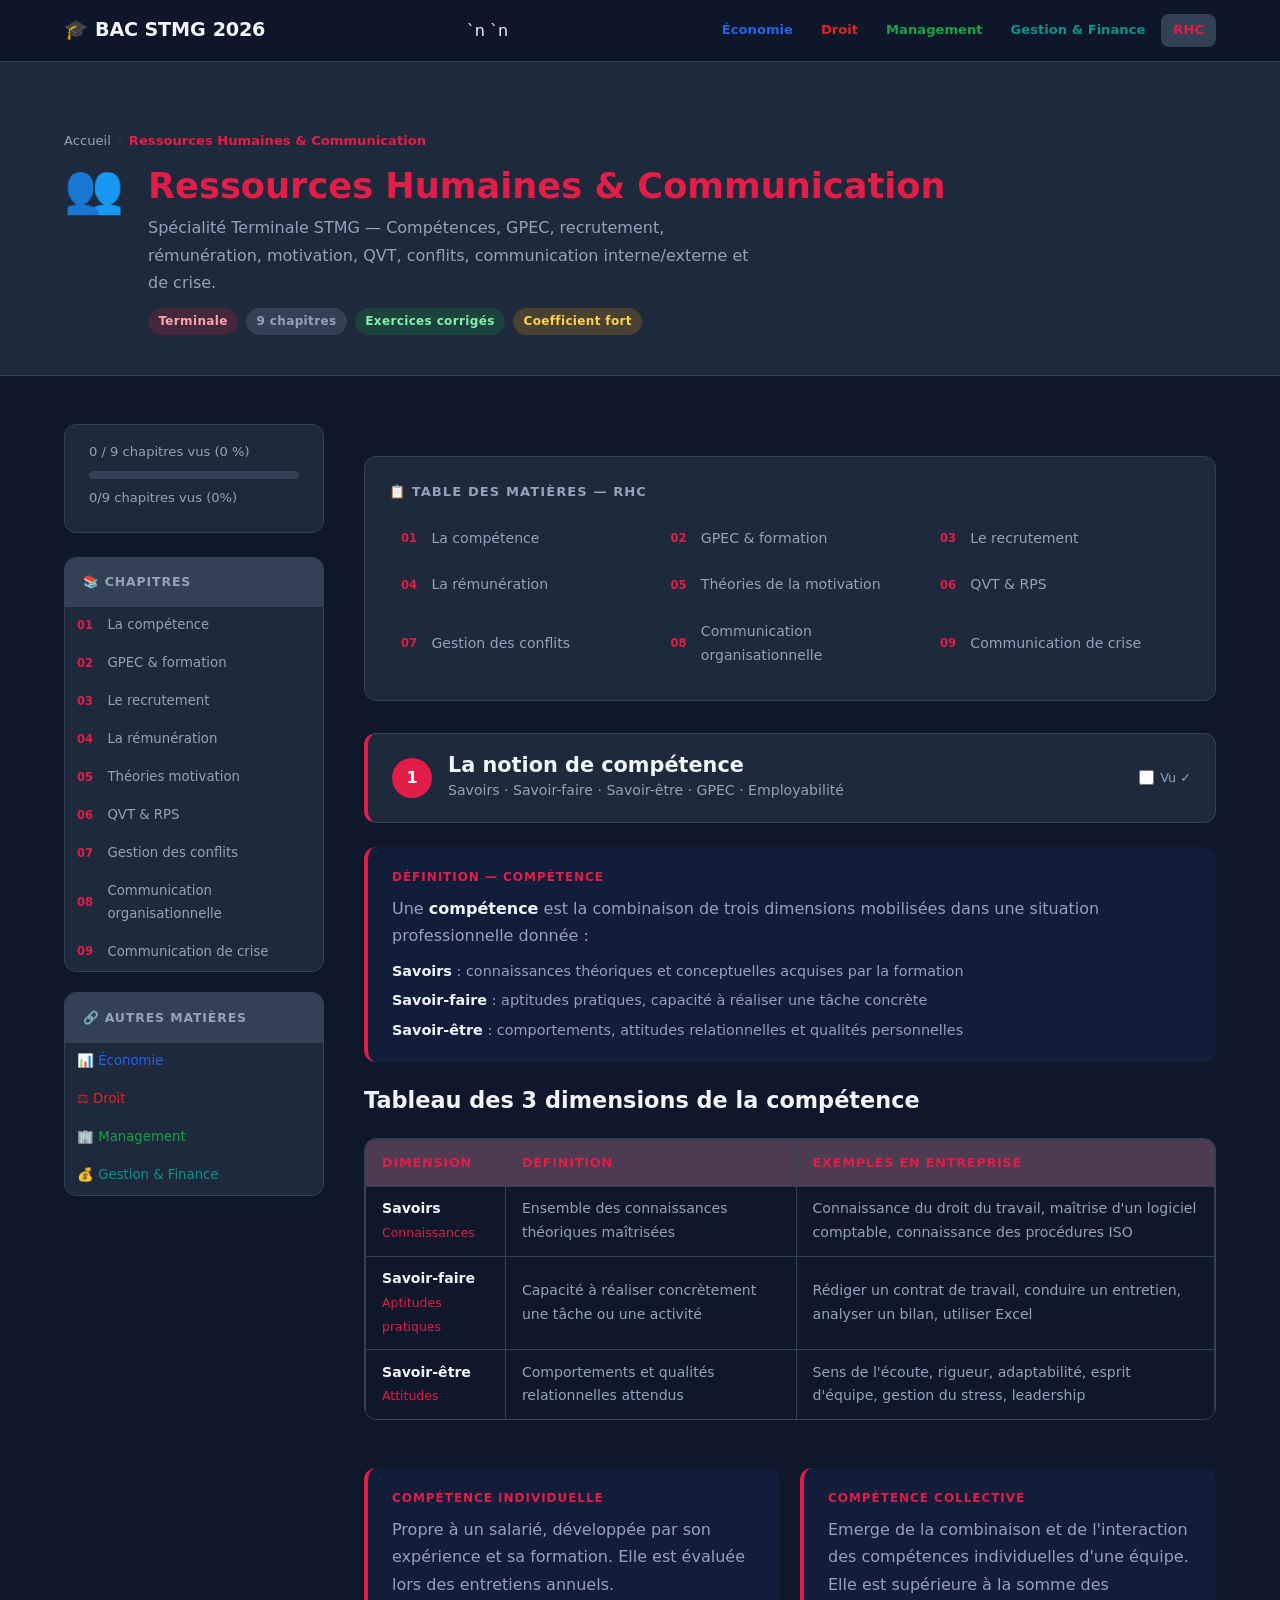
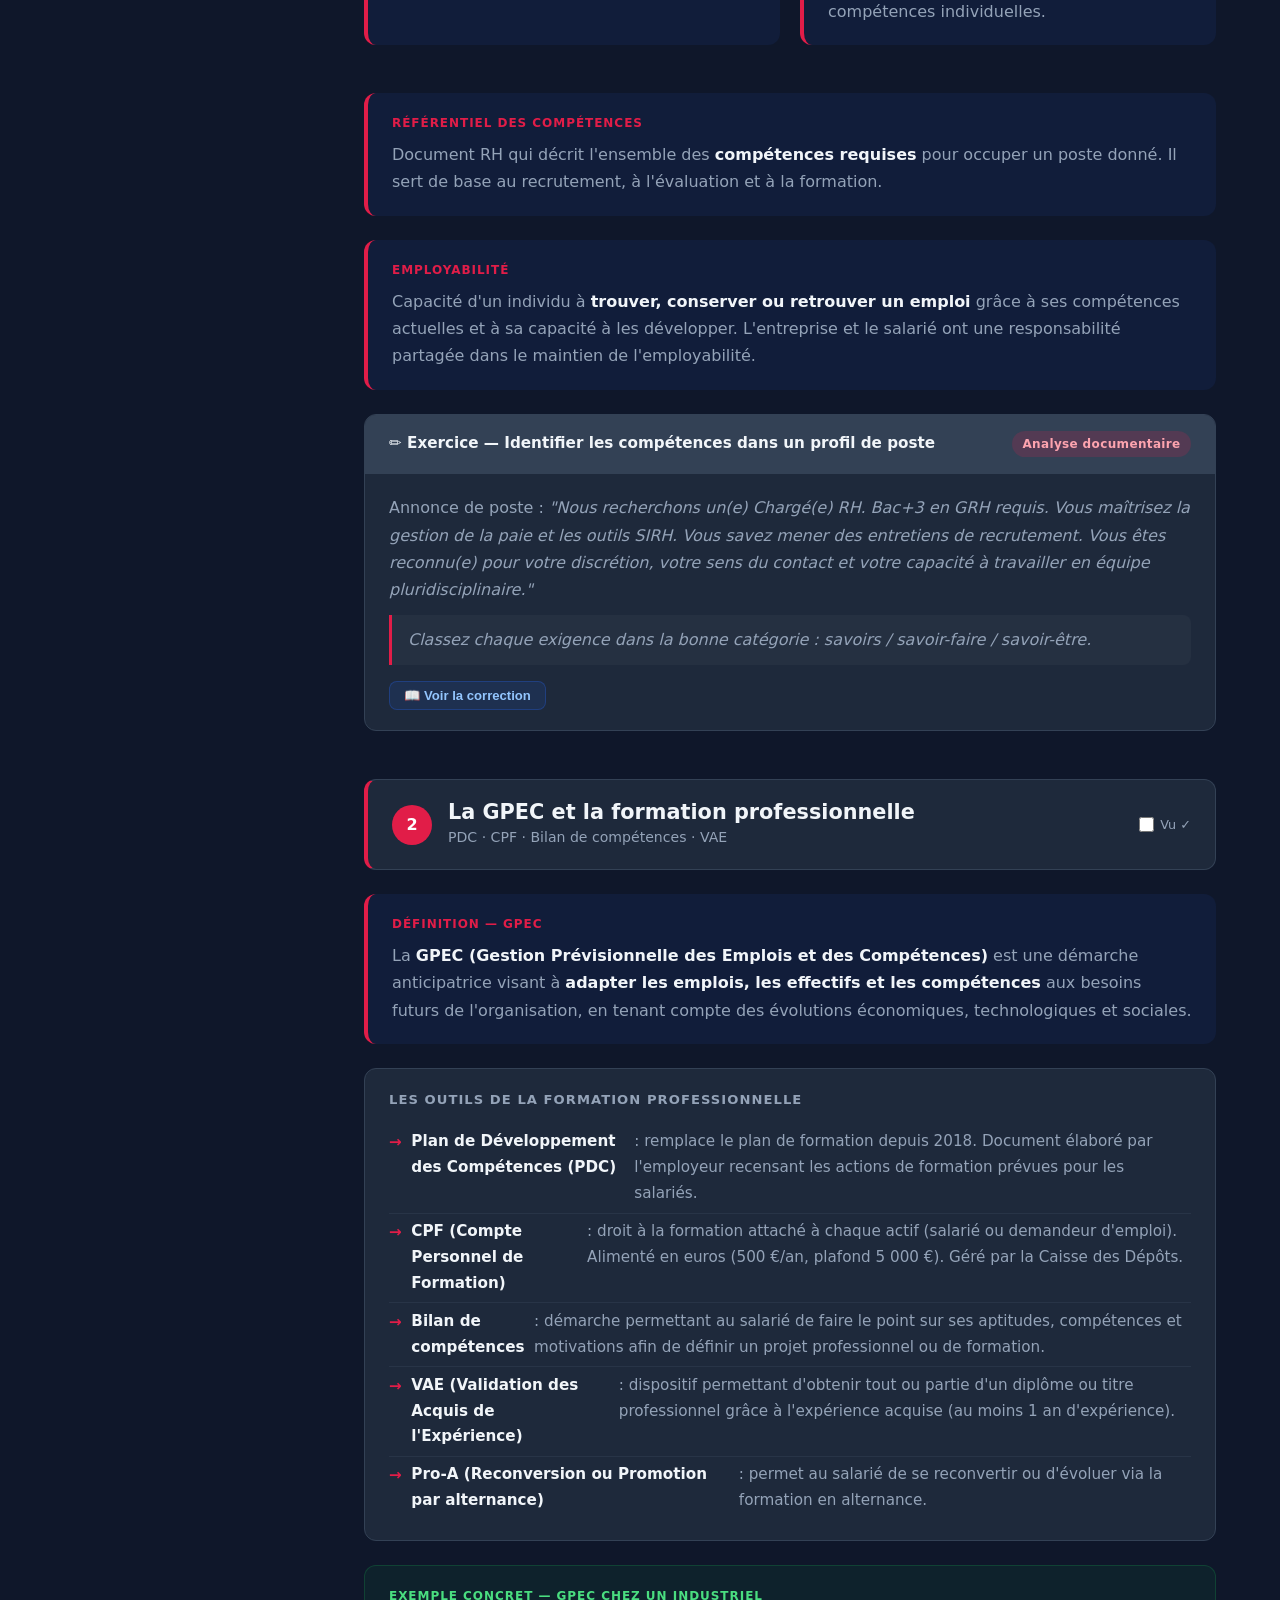
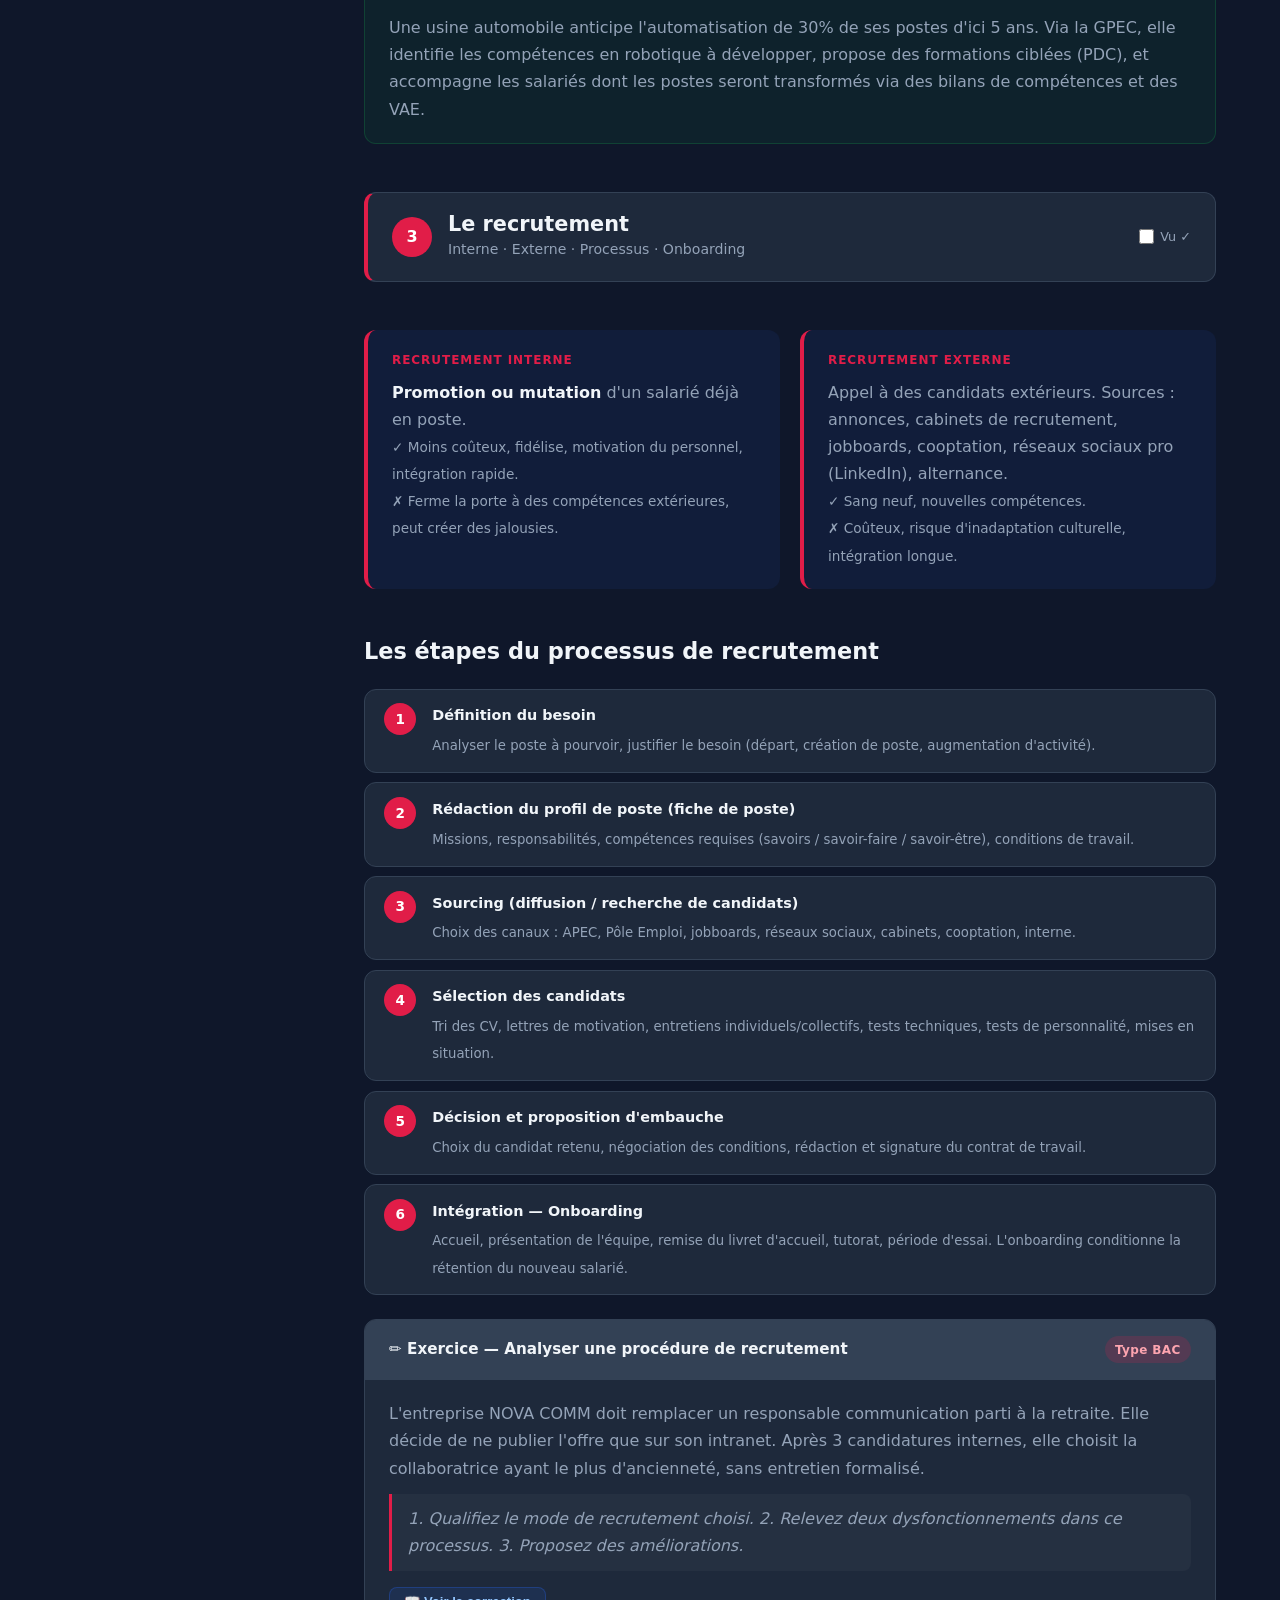
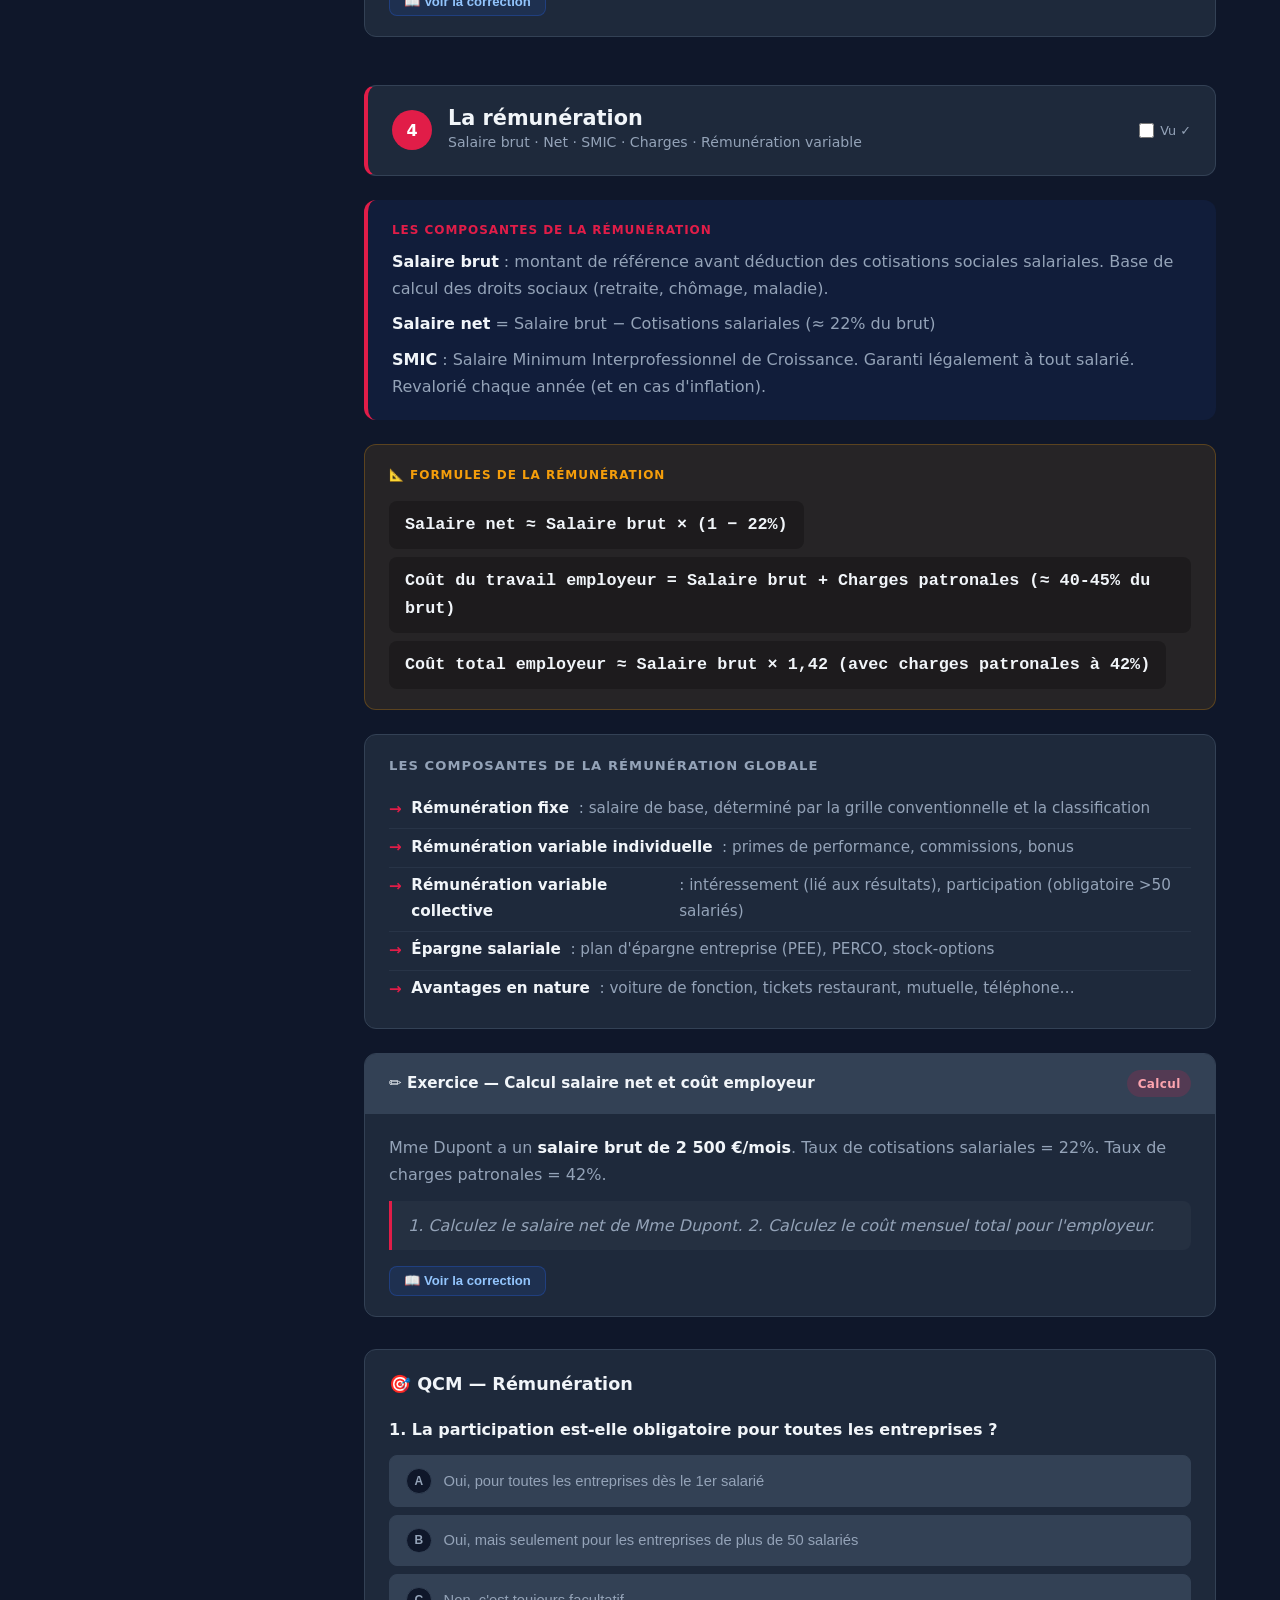
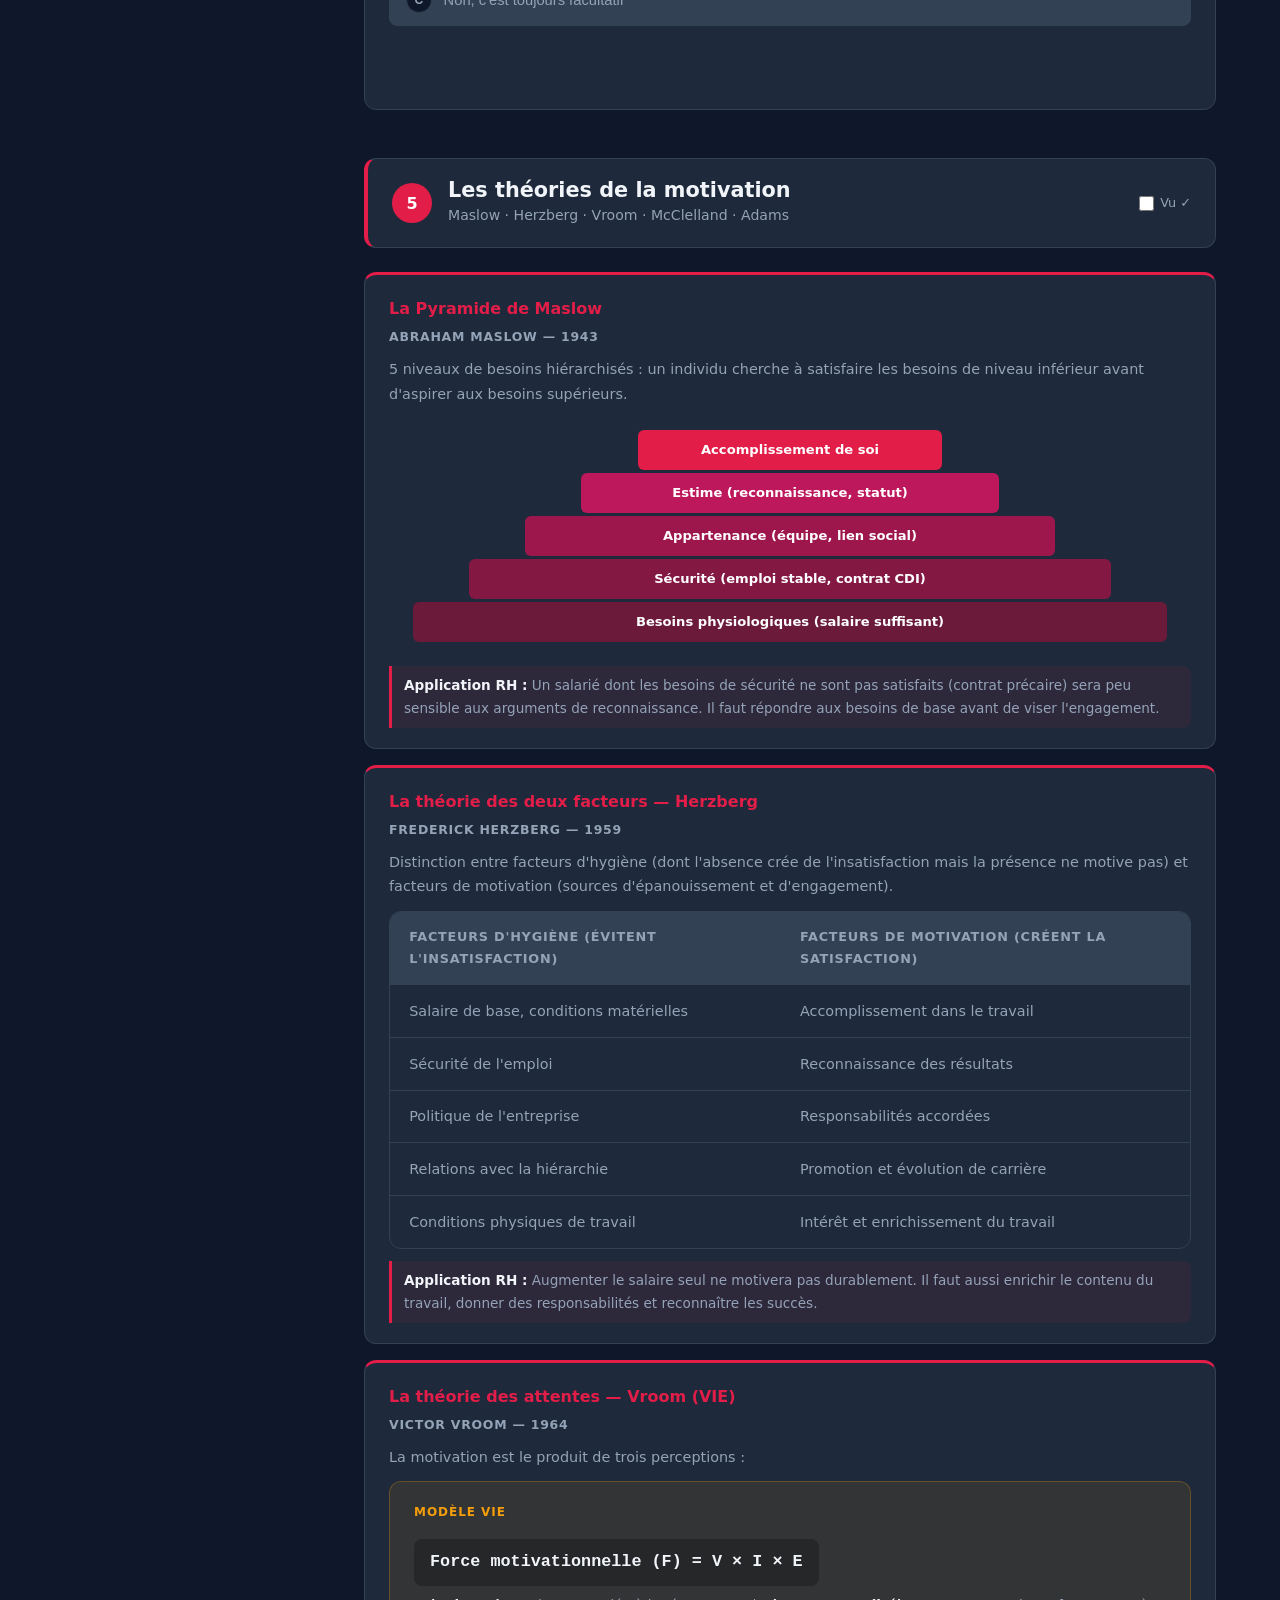
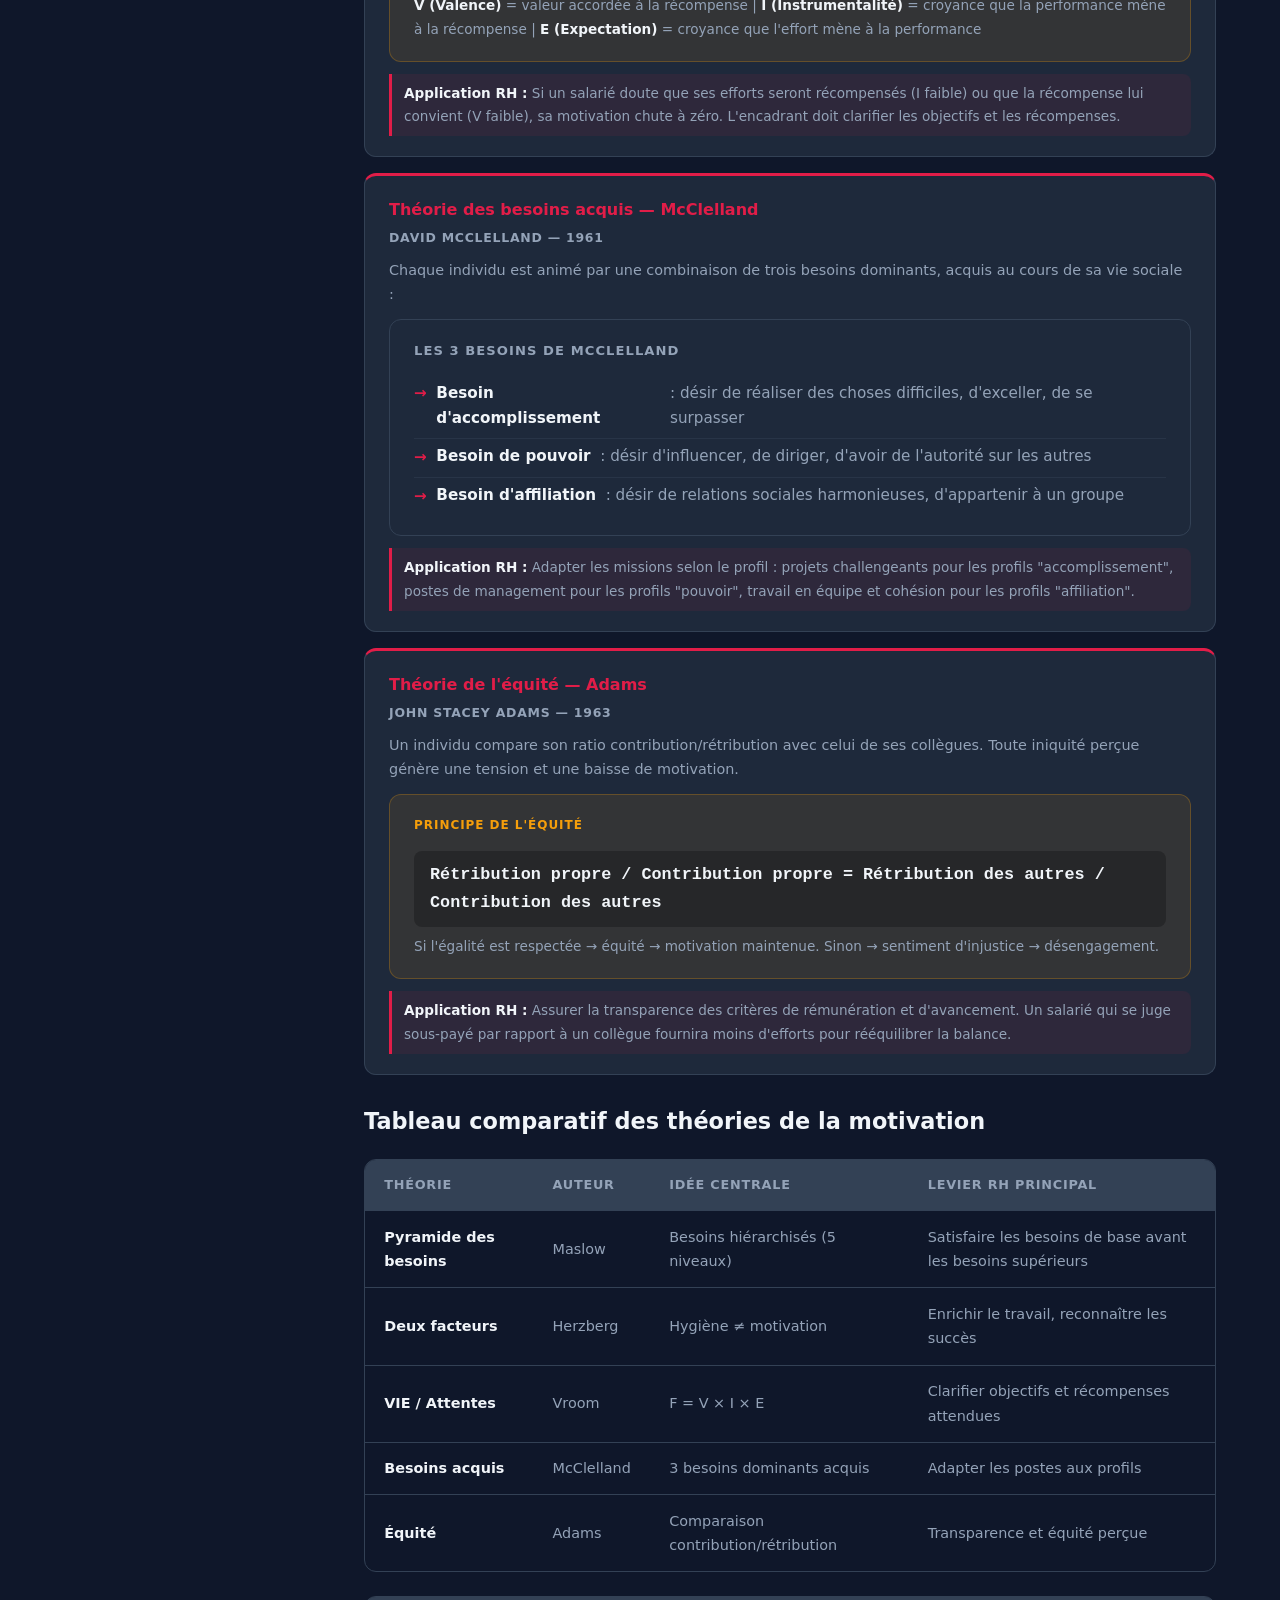
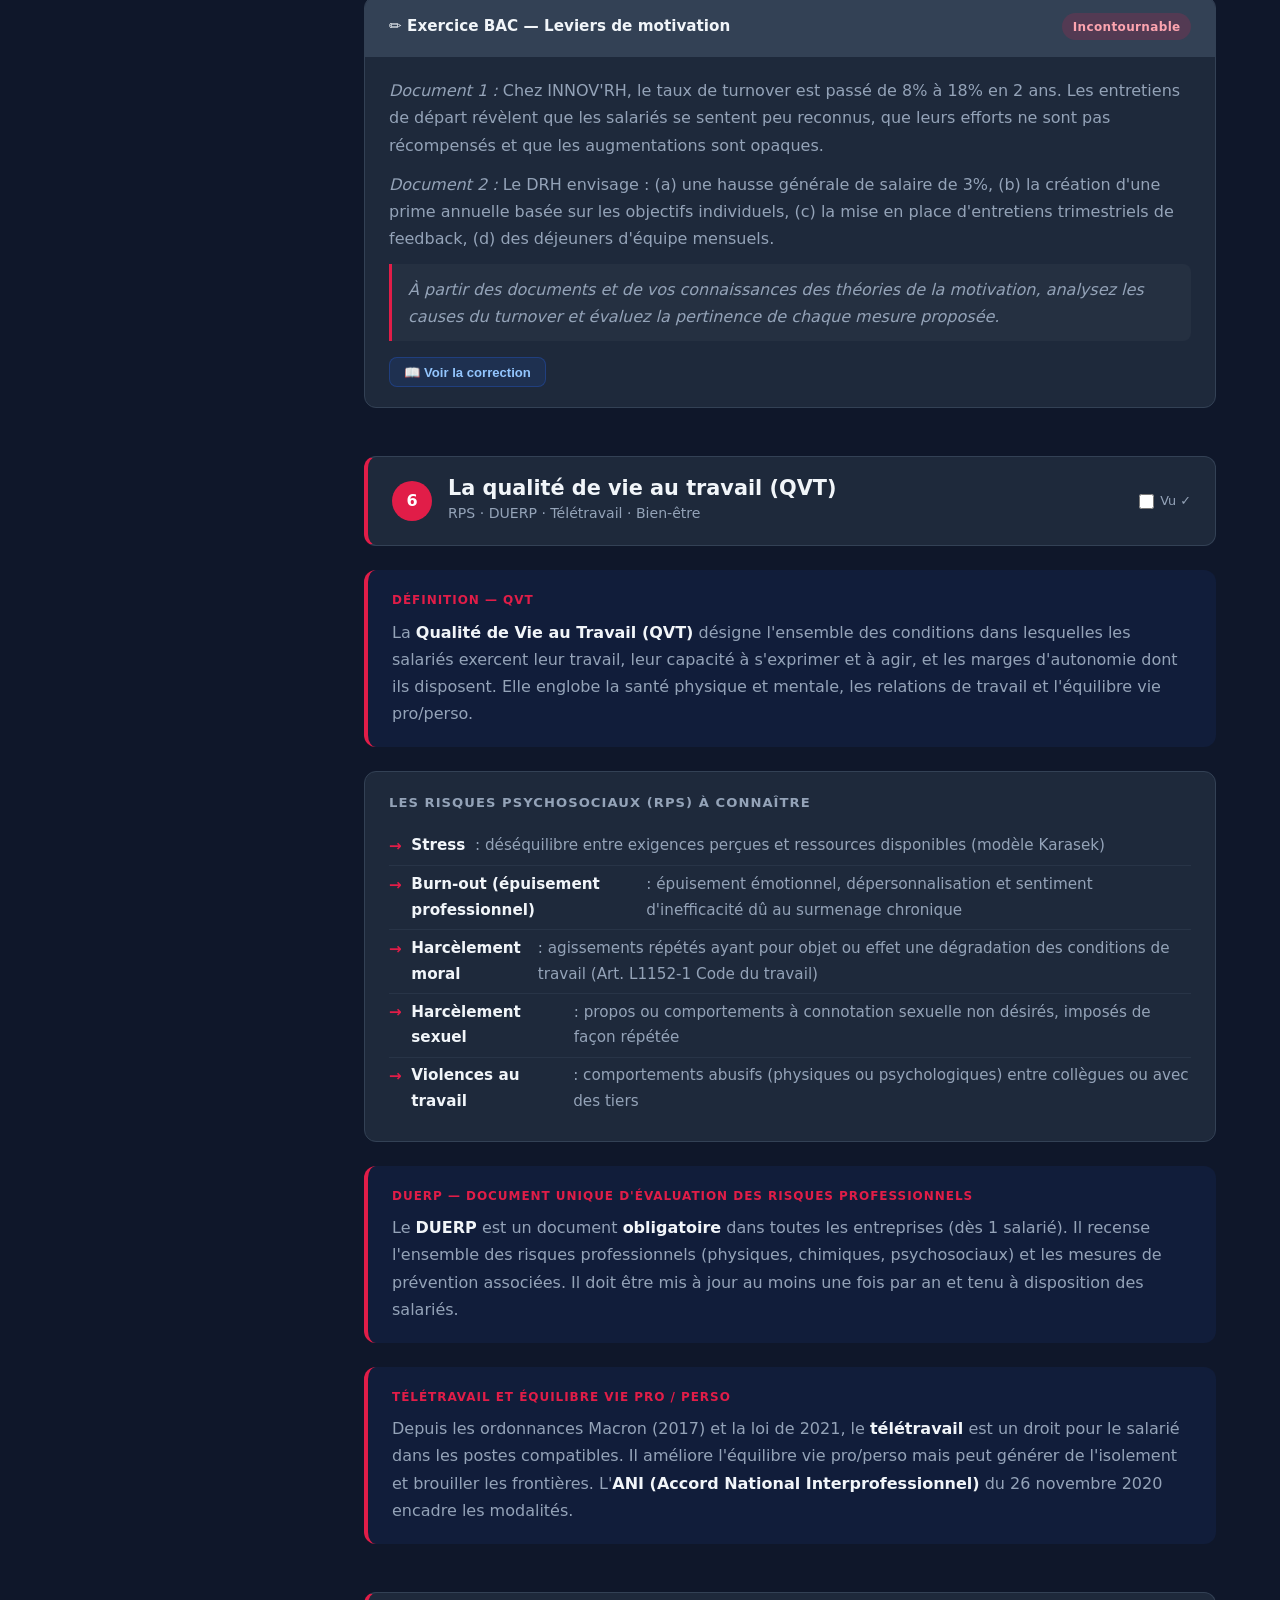
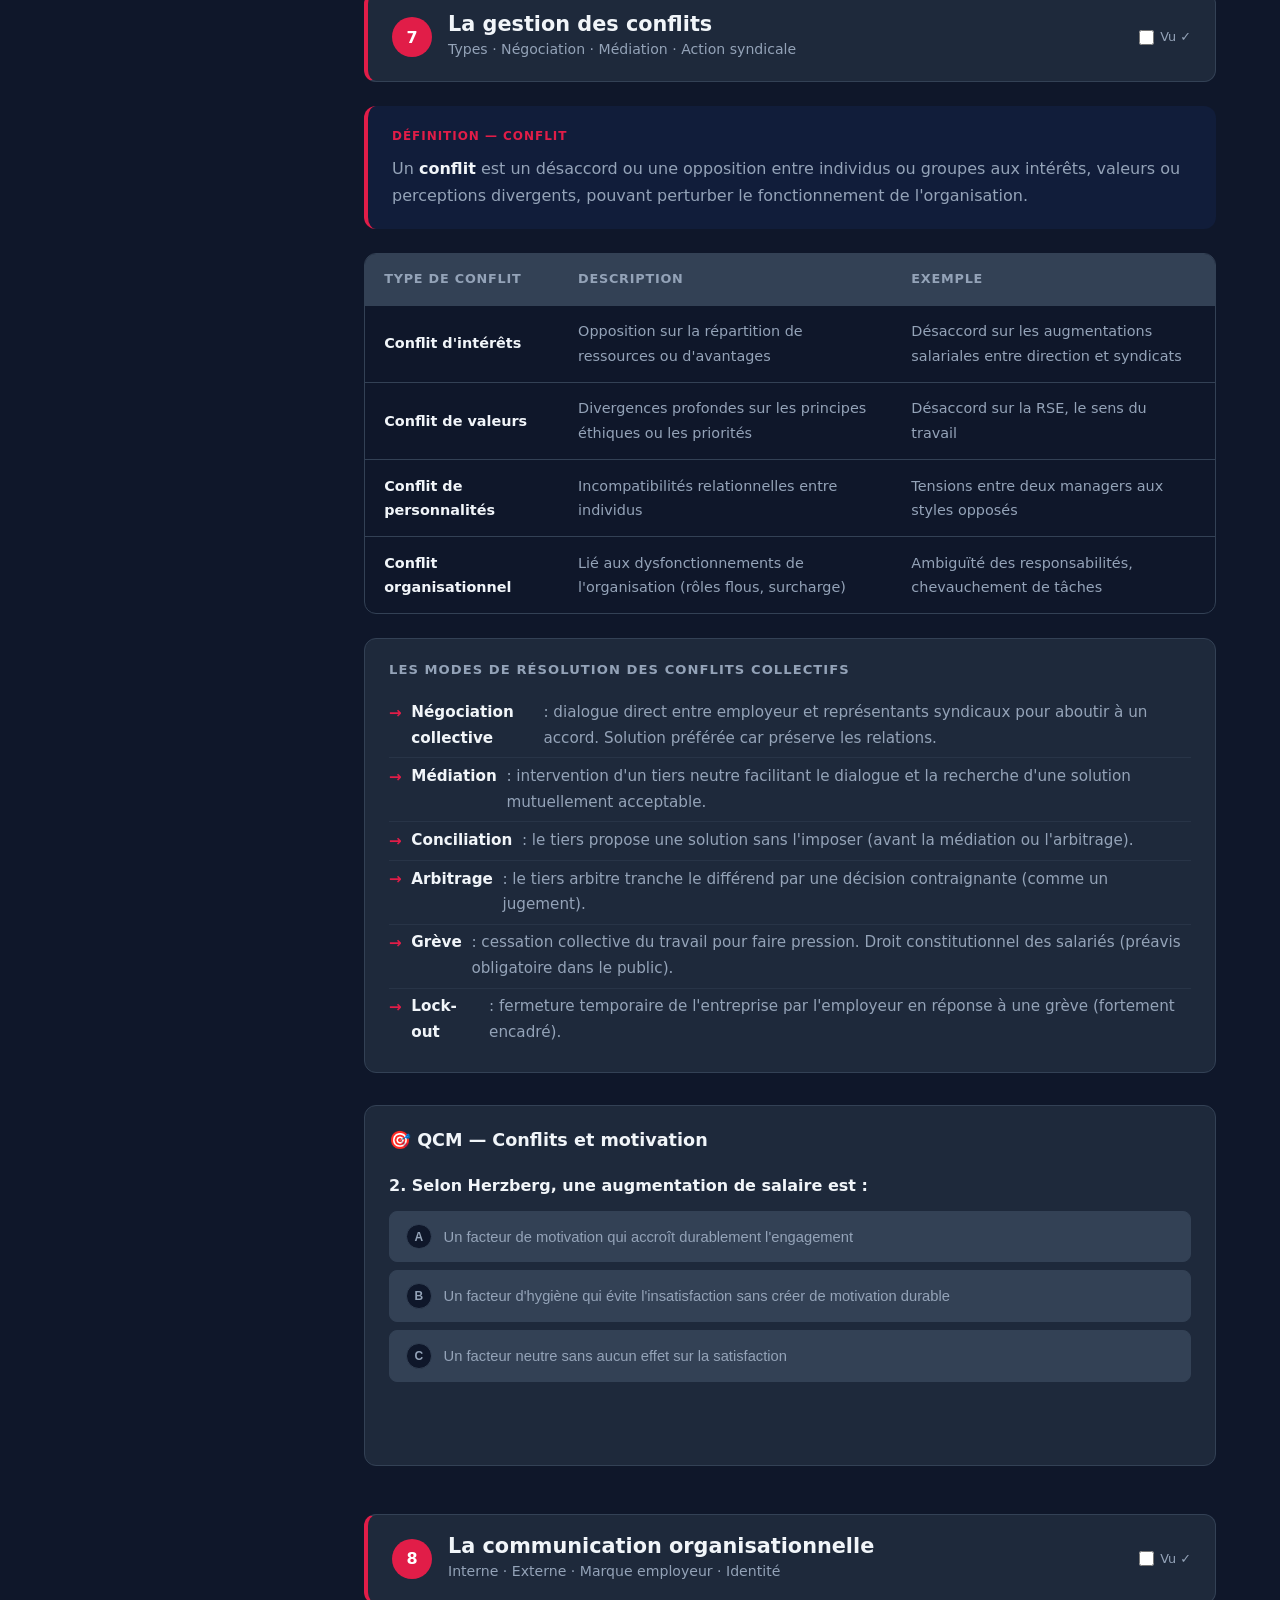
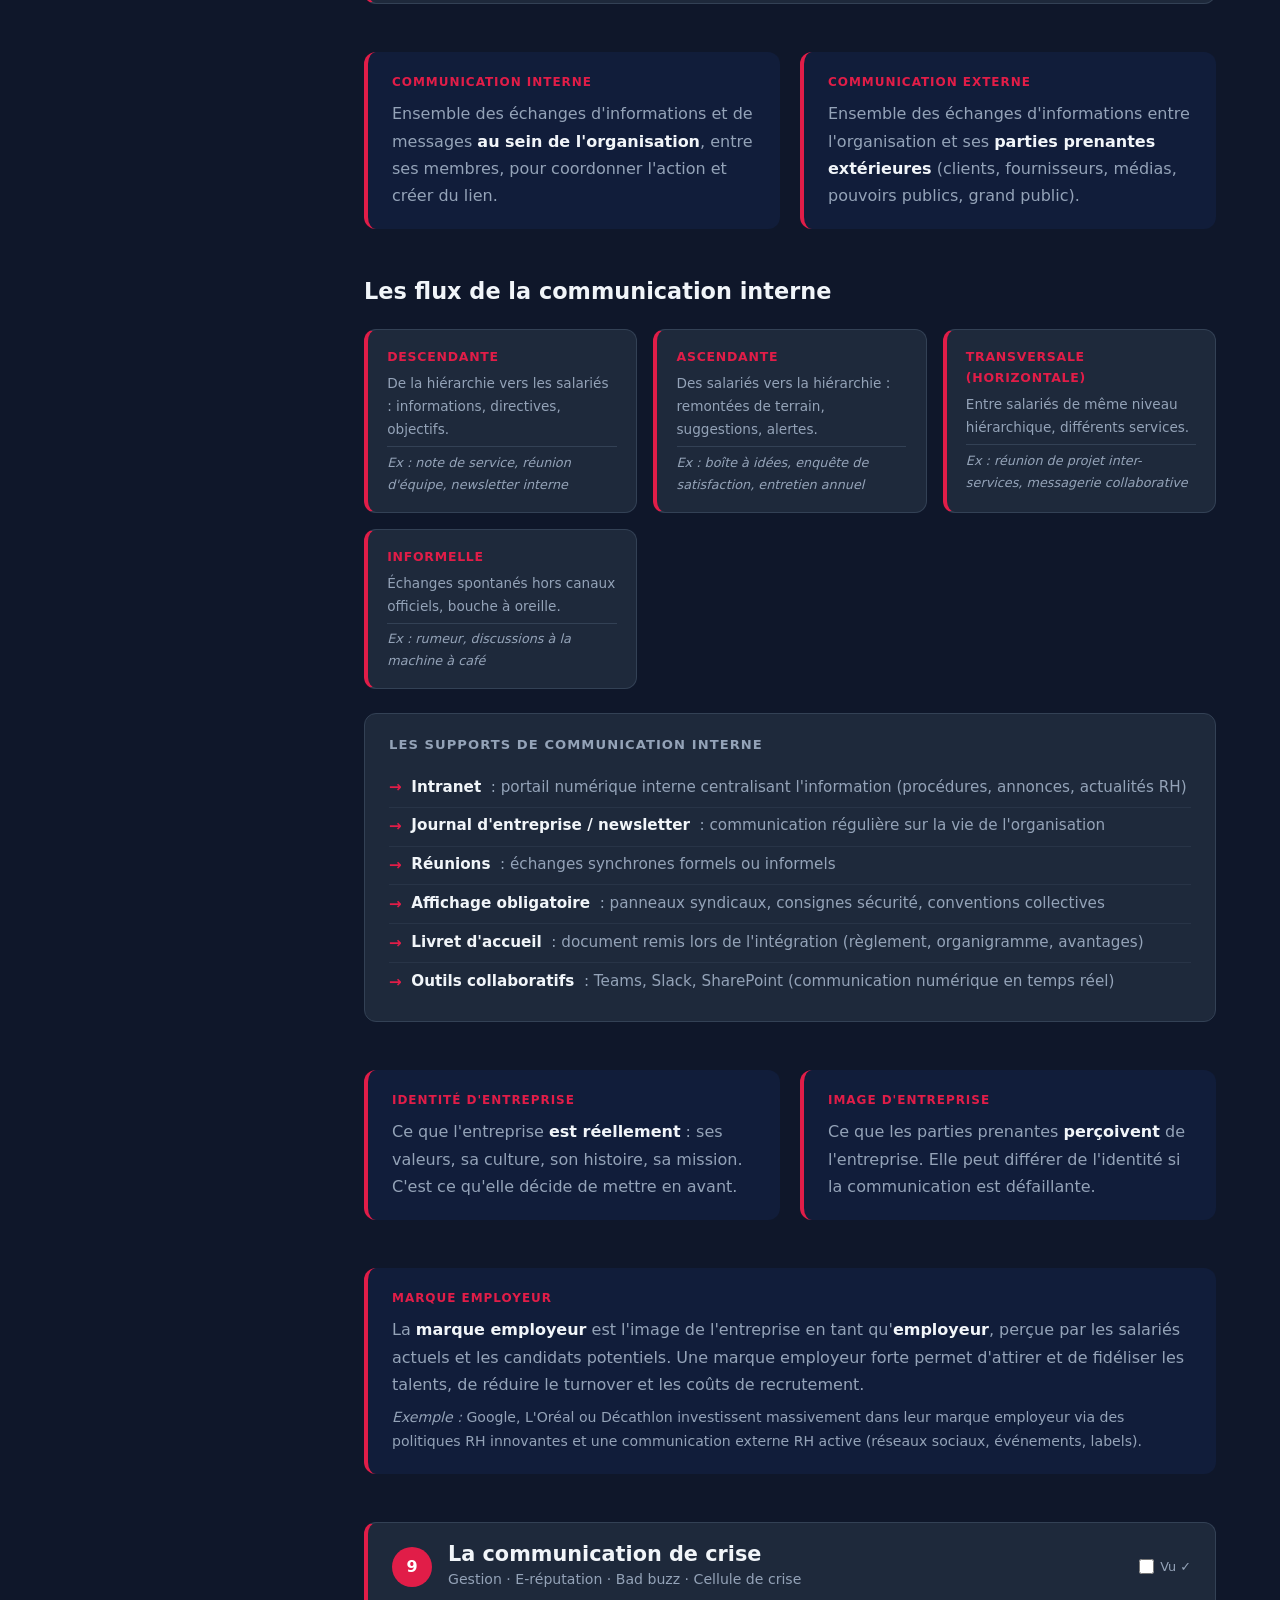
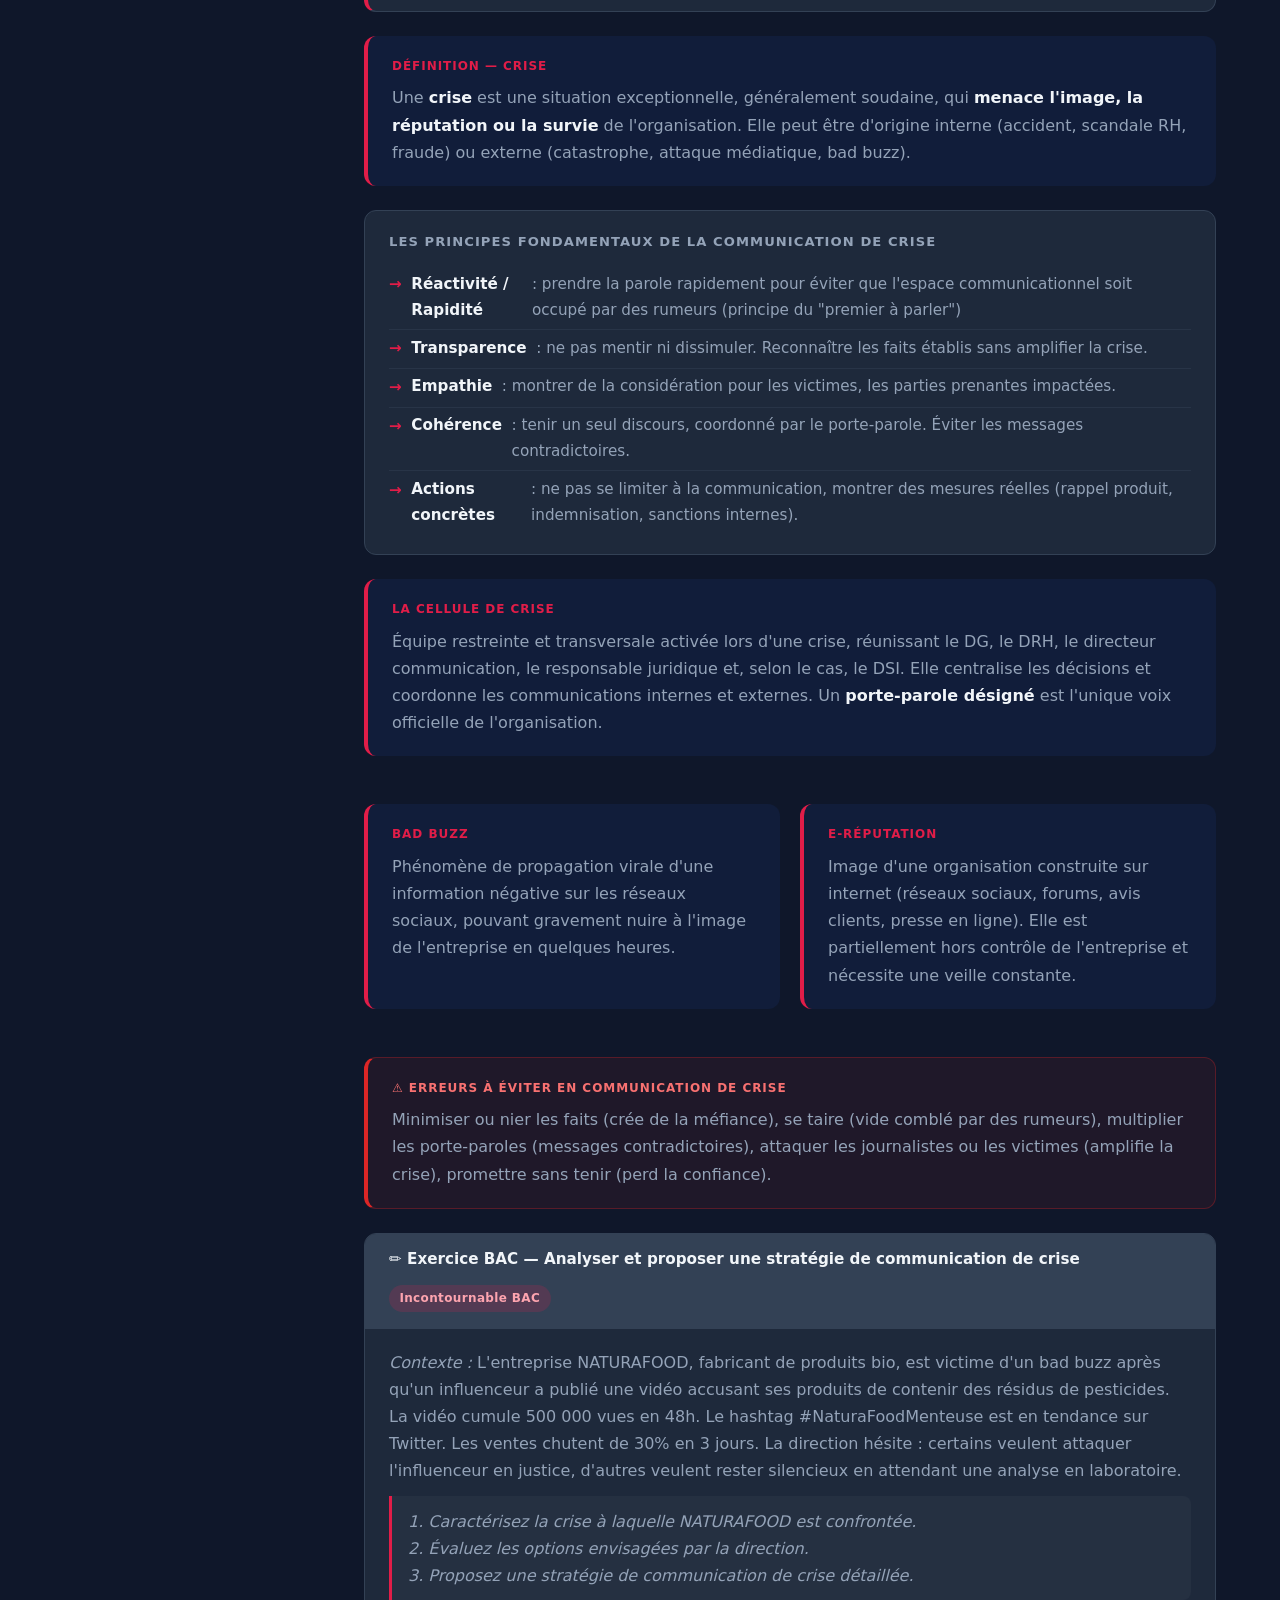
<file: rhc.html>
﻿<!DOCTYPE html>
<html lang="fr">
<head>
  <meta charset="UTF-8">
  <meta name="viewport" content="width=device-width, initial-scale=1.0">
  <title>Ressources Humaines &amp; Communication — BAC STMG 2026</title>
  <link rel="stylesheet" href="css/style.css">
  <style>
    :root { --card-color: var(--rhc); }
    .rhc { color: var(--rhc) !important; }

    /* Breadcrumb */
    .breadcrumb {
      display: flex; align-items: center; gap: .4rem;
      font-size: .82rem; color: var(--text2); padding: .75rem 0;
    }
    .breadcrumb a { color: var(--text2); transition: color var(--transition); }
    .breadcrumb a:hover { color: var(--rhc); }
    .breadcrumb-sep { color: var(--bg3); }
    .breadcrumb-current { color: var(--rhc); font-weight: 600; }

    /* Progress */
    .overall-progress { background: var(--bg2); border: 1px solid var(--border); border-radius: var(--radius); padding: 1rem 1.5rem; margin-bottom: 1.5rem; }
    .overall-progress-label { font-size: .82rem; color: var(--text2); margin-bottom: .4rem; }
    .overall-progress-fill { background: linear-gradient(90deg, var(--rhc), #fda4af); }

    /* Ch-done */
    .ch-done-wrap { display: flex; align-items: center; gap: .4rem; font-size: .8rem; color: var(--text2); }
    .ch-done { accent-color: var(--rhc); width: 15px; height: 15px; cursor: pointer; }

    /* Théories motivation */
    .theory-card {
      background: var(--bg2); border: 1px solid var(--border);
      border-radius: var(--radius); padding: 1.25rem 1.5rem;
      border-top: 3px solid var(--rhc); margin-bottom: 1rem;
    }
    .theory-name { font-size: 1rem; font-weight: 800; color: var(--rhc); margin-bottom: .25rem; }
    .theory-author { font-size: .78rem; color: var(--text2); font-weight: 600; text-transform: uppercase; letter-spacing: .06em; margin-bottom: .6rem; }
    .theory-desc { font-size: .9rem; color: var(--text2); margin-bottom: .6rem; }
    .theory-rhapp { font-size: .85rem; background: rgba(225,29,72,.08); border-left: 3px solid var(--rhc); padding: .5rem .75rem; border-radius: 0 8px 8px 0; color: var(--text2); }

    /* Maslow pyramid */
    .maslow-pyramid { display: flex; flex-direction: column; align-items: center; gap: 3px; margin: 1.5rem 0; }
    .maslow-level {
      display: flex; align-items: center; justify-content: center;
      border-radius: 6px; font-size: .82rem; font-weight: 600;
      color: #fff; text-align: center; padding: .55rem 1rem;
      transition: transform var(--transition);
    }
    .maslow-level:hover { transform: scale(1.02); }

    /* Compétences tableau */
    .comp-table { width: 100%; border-collapse: collapse; font-size: .88rem; }
    .comp-table th { padding: .75rem 1rem; border: 1px solid var(--border); background: rgba(225,29,72,.15); color: var(--rhc); font-weight: 700; }
    .comp-table td { padding: .65rem 1rem; border: 1px solid var(--border); color: var(--text2); }
    .comp-table tr:hover td { background: var(--bg3); }

    /* Communication types */
    .comm-grid { display: grid; grid-template-columns: repeat(auto-fill, minmax(220px, 1fr)); gap: 1rem; margin: 1.5rem 0; }
    .comm-card { background: var(--bg2); border: 1px solid var(--border); border-radius: var(--radius); padding: 1rem 1.2rem; border-left: 4px solid var(--rhc); }
    .comm-type { font-size: .78rem; font-weight: 700; text-transform: uppercase; letter-spacing: .06em; color: var(--rhc); margin-bottom: .3rem; }
    .comm-desc { font-size: .85rem; color: var(--text2); }
    .comm-exemple { font-size: .8rem; font-style: italic; color: var(--text2); margin-top: .3rem; border-top: 1px solid var(--border); padding-top: .3rem; }

    /* Processus recrutement */
    .process-steps { display: flex; flex-direction: column; gap: .6rem; margin: 1.5rem 0; }
    .process-step { display: flex; align-items: flex-start; gap: 1rem; background: var(--bg2); border: 1px solid var(--border); border-radius: var(--radius); padding: .85rem 1.2rem; }
    .step-num { min-width: 2rem; height: 2rem; border-radius: 50%; background: var(--rhc); color: #fff; display: flex; align-items: center; justify-content: center; font-weight: 800; font-size: .85rem; flex-shrink: 0; }
    .step-text strong { color: var(--text); font-size: .9rem; display: block; margin-bottom: .2rem; }
    .step-text span { color: var(--text2); font-size: .83rem; }

    /* Salaire calc */
    .salaire-calc { background: var(--bg2); border: 1px solid var(--border); border-radius: var(--radius); padding: 1.25rem 1.5rem; margin: 1.5rem 0; }
    .salaire-row { display: flex; justify-content: space-between; align-items: center; padding: .4rem 0; border-bottom: 1px dashed var(--border); font-size: .9rem; }
    .salaire-row:last-child { border-bottom: none; }
    .salaire-row .label { color: var(--text2); }
    .salaire-row .val { font-weight: 700; color: var(--text); font-family: 'Courier New', monospace; }
    .salaire-row.total { border-top: 2px solid var(--rhc); border-bottom: none; margin-top: .5rem; padding-top: .75rem; }
    .salaire-row.total .label { color: var(--rhc); font-weight: 700; }
    .salaire-row.total .val { color: var(--rhc); font-size: 1.1rem; }
  </style>
</head>
<body data-subject="rhc">

<!-- ── NAVBAR ─────────────────────────────────────────────── -->
<nav class="navbar">
  <div class="container navbar-inner">
    <a href="index.html" class="navbar-logo">🎓 <span>BAC STMG</span> 2026</a>`n      <button class="nav-hamburger" id="navToggle" aria-label="Menu" aria-expanded="false">☰</button>`n      <div class="navbar-links" id="navLinks">
      <a href="economie.html" class="nav-eco">Économie</a>
      <a href="droit.html" class="nav-droit">Droit</a>
      <a href="management.html" class="nav-mgmt">Management</a>
      <a href="gestion-finance.html" class="nav-gf">Gestion &amp; Finance</a>
      <a href="rhc.html" class="nav-rhc active">RHC</a>
    </div>
  </div>
</nav>

<!-- ── PAGE HEADER ────────────────────────────────────────── -->
<div class="page-header">
  <div class="container">
    <div class="breadcrumb">
      <a href="index.html">Accueil</a>
      <span class="breadcrumb-sep">›</span>
      <span class="breadcrumb-current">Ressources Humaines &amp; Communication</span>
    </div>
    <div class="page-header-inner">
      <div class="page-header-icon">👥</div>
      <div class="page-header-text">
        <h1 style="color: var(--rhc);">Ressources Humaines &amp; Communication</h1>
        <p>Spécialité Terminale STMG — Compétences, GPEC, recrutement, rémunération, motivation, QVT, conflits, communication interne/externe et de crise.</p>
        <div class="page-header-badges">
          <span class="badge badge-rhc">Terminale</span>
          <span class="badge badge-neutral">9 chapitres</span>
          <span class="badge badge-success">Exercices corrigés</span>
          <span class="badge badge-warning">Coefficient fort</span>
        </div>
      </div>
    </div>
  </div>
</div>

<!-- ── LAYOUT ─────────────────────────────────────────────── -->
<div class="container">
  <div class="page-layout">

    <!-- Sidebar -->
    <aside class="sidebar">
      <div class="overall-progress">
        <div class="overall-progress-label">Progression</div>
        <div class="progress-bar-wrap">
          <div class="progress-bar-fill overall-progress-fill" style="width:0%"></div>
        </div>
        <div class="overall-progress-label" style="margin-top:.3rem;">0/9 chapitres vus (0%)</div>
      </div>

      <div class="sidebar-card">
        <div class="sidebar-card-header">📚 Chapitres</div>
        <a href="#ch1" class="sidebar-link"><span class="toc-item-num">01</span> La compétence</a>
        <a href="#ch2" class="sidebar-link"><span class="toc-item-num">02</span> GPEC &amp; formation</a>
        <a href="#ch3" class="sidebar-link"><span class="toc-item-num">03</span> Le recrutement</a>
        <a href="#ch4" class="sidebar-link"><span class="toc-item-num">04</span> La rémunération</a>
        <a href="#ch5" class="sidebar-link"><span class="toc-item-num">05</span> Théories motivation</a>
        <a href="#ch6" class="sidebar-link"><span class="toc-item-num">06</span> QVT &amp; RPS</a>
        <a href="#ch7" class="sidebar-link"><span class="toc-item-num">07</span> Gestion des conflits</a>
        <a href="#ch8" class="sidebar-link"><span class="toc-item-num">08</span> Communication organisationnelle</a>
        <a href="#ch9" class="sidebar-link"><span class="toc-item-num">09</span> Communication de crise</a>
      </div>

      <div class="sidebar-card">
        <div class="sidebar-card-header">🔗 Autres matières</div>
        <a href="economie.html" class="sidebar-link nav-eco">📊 Économie</a>
        <a href="droit.html" class="sidebar-link nav-droit">⚖️ Droit</a>
        <a href="management.html" class="sidebar-link nav-mgmt">🏢 Management</a>
        <a href="gestion-finance.html" class="sidebar-link nav-gf">💰 Gestion &amp; Finance</a>
      </div>
    </aside>

    <!-- Contenu principal -->
    <main>

      <!-- TOC -->
      <div class="toc">
        <div class="toc-title">📋 Table des matières — RHC</div>
        <div class="toc-grid">
          <a href="#ch1" class="toc-item"><span class="toc-item-num">01</span> La compétence</a>
          <a href="#ch2" class="toc-item"><span class="toc-item-num">02</span> GPEC &amp; formation</a>
          <a href="#ch3" class="toc-item"><span class="toc-item-num">03</span> Le recrutement</a>
          <a href="#ch4" class="toc-item"><span class="toc-item-num">04</span> La rémunération</a>
          <a href="#ch5" class="toc-item"><span class="toc-item-num">05</span> Théories de la motivation</a>
          <a href="#ch6" class="toc-item"><span class="toc-item-num">06</span> QVT &amp; RPS</a>
          <a href="#ch7" class="toc-item"><span class="toc-item-num">07</span> Gestion des conflits</a>
          <a href="#ch8" class="toc-item"><span class="toc-item-num">08</span> Communication organisationnelle</a>
          <a href="#ch9" class="toc-item"><span class="toc-item-num">09</span> Communication de crise</a>
        </div>
      </div>

      <!-- ═══════════════════════════════════════════════════ -->
      <!-- CHAPITRE 1 — La notion de compétence               -->
      <!-- ═══════════════════════════════════════════════════ -->
      <div class="chapter" id="ch1">
        <div class="chapter-header">
          <div class="chapter-number">1</div>
          <div style="flex:1">
            <h2>La notion de compétence</h2>
            <p style="font-size:.88rem; color:var(--text2); margin:0;">Savoirs · Savoir-faire · Savoir-être · GPEC · Employabilité</p>
          </div>
          <label class="ch-done-wrap"><input type="checkbox" class="ch-done"> Vu ✓</label>
        </div>

        <div class="def-box">
          <div class="def-title">Définition — Compétence</div>
          <p>Une <strong>compétence</strong> est la combinaison de trois dimensions mobilisées dans une situation professionnelle donnée :</p>
          <ul style="margin-top:.6rem; display:flex; flex-direction:column; gap:.3rem;">
            <li style="color:var(--text2); font-size:.9rem;"><strong>Savoirs</strong> : connaissances théoriques et conceptuelles acquises par la formation</li>
            <li style="color:var(--text2); font-size:.9rem;"><strong>Savoir-faire</strong> : aptitudes pratiques, capacité à réaliser une tâche concrète</li>
            <li style="color:var(--text2); font-size:.9rem;"><strong>Savoir-être</strong> : comportements, attitudes relationnelles et qualités personnelles</li>
          </ul>
        </div>

        <h3 style="margin:1.5rem 0 1rem; color:var(--text);">Tableau des 3 dimensions de la compétence</h3>
        <div class="table-wrapper">
          <table class="comp-table">
            <thead>
              <tr>
                <th>Dimension</th>
                <th>Définition</th>
                <th>Exemples en entreprise</th>
              </tr>
            </thead>
            <tbody>
              <tr>
                <td><strong>Savoirs</strong><br><span style="font-size:.78rem; color:var(--rhc);">Connaissances</span></td>
                <td>Ensemble des connaissances théoriques maîtrisées</td>
                <td>Connaissance du droit du travail, maîtrise d'un logiciel comptable, connaissance des procédures ISO</td>
              </tr>
              <tr>
                <td><strong>Savoir-faire</strong><br><span style="font-size:.78rem; color:var(--rhc);">Aptitudes pratiques</span></td>
                <td>Capacité à réaliser concrètement une tâche ou une activité</td>
                <td>Rédiger un contrat de travail, conduire un entretien, analyser un bilan, utiliser Excel</td>
              </tr>
              <tr>
                <td><strong>Savoir-être</strong><br><span style="font-size:.78rem; color:var(--rhc);">Attitudes</span></td>
                <td>Comportements et qualités relationnelles attendus</td>
                <td>Sens de l'écoute, rigueur, adaptabilité, esprit d'équipe, gestion du stress, leadership</td>
              </tr>
            </tbody>
          </table>
        </div>

        <div class="grid-2" style="margin:1.5rem 0;">
          <div class="def-box">
            <div class="def-title">Compétence individuelle</div>
            <p>Propre à un salarié, développée par son expérience et sa formation. Elle est évaluée lors des entretiens annuels.</p>
          </div>
          <div class="def-box">
            <div class="def-title">Compétence collective</div>
            <p>Emerge de la combinaison et de l'interaction des compétences individuelles d'une équipe. Elle est supérieure à la somme des compétences individuelles.</p>
          </div>
        </div>

        <div class="def-box">
          <div class="def-title">Référentiel des compétences</div>
          <p>Document RH qui décrit l'ensemble des <strong>compétences requises</strong> pour occuper un poste donné. Il sert de base au recrutement, à l'évaluation et à la formation.</p>
        </div>

        <div class="def-box">
          <div class="def-title">Employabilité</div>
          <p>Capacité d'un individu à <strong>trouver, conserver ou retrouver un emploi</strong> grâce à ses compétences actuelles et à sa capacité à les développer. L'entreprise et le salarié ont une responsabilité partagée dans le maintien de l'employabilité.</p>
        </div>

        <div class="exercise">
          <div class="exercise-header">
            <h4>✏️ Exercice — Identifier les compétences dans un profil de poste</h4>
            <span class="badge badge-rhc">Analyse documentaire</span>
          </div>
          <div class="exercise-body">
            <p>Annonce de poste : <em>"Nous recherchons un(e) Chargé(e) RH. Bac+3 en GRH requis. Vous maîtrisez la gestion de la paie et les outils SIRH. Vous savez mener des entretiens de recrutement. Vous êtes reconnu(e) pour votre discrétion, votre sens du contact et votre capacité à travailler en équipe pluridisciplinaire."</em></p>
            <div class="exercise-question">Classez chaque exigence dans la bonne catégorie : savoirs / savoir-faire / savoir-être.</div>
            <button class="correction-toggle">📖 Voir la correction</button>
            <div class="correction-content">
              <div class="table-wrapper" style="margin:.75rem 0;">
                <table class="comp-table">
                  <thead><tr><th>Exigence du poste</th><th>Catégorie</th></tr></thead>
                  <tbody>
                    <tr><td>Bac+3 en GRH (connaissances RH, droit du travail)</td><td><strong>Savoirs</strong></td></tr>
                    <tr><td>Maîtriser la gestion de la paie et les outils SIRH</td><td><strong>Savoir-faire</strong></td></tr>
                    <tr><td>Savoir mener des entretiens de recrutement</td><td><strong>Savoir-faire</strong></td></tr>
                    <tr><td>Discrétion, sens du contact</td><td><strong>Savoir-être</strong></td></tr>
                    <tr><td>Capacité à travailler en équipe pluridisciplinaire</td><td><strong>Savoir-être</strong></td></tr>
                  </tbody>
                </table>
              </div>
              <p><strong>Conclusion :</strong> Ce profil de poste exige les trois dimensions. Le savoir-être est particulièrement important dans un poste RH exposé à des informations confidentielles.</p>
            </div>
          </div>
        </div>
      </div><!-- /ch1 -->

      <!-- ═══════════════════════════════════════════════════ -->
      <!-- CHAPITRE 2 — GPEC et formation                     -->
      <!-- ═══════════════════════════════════════════════════ -->
      <div class="chapter" id="ch2">
        <div class="chapter-header">
          <div class="chapter-number">2</div>
          <div style="flex:1">
            <h2>La GPEC et la formation professionnelle</h2>
            <p style="font-size:.88rem; color:var(--text2); margin:0;">PDC · CPF · Bilan de compétences · VAE</p>
          </div>
          <label class="ch-done-wrap"><input type="checkbox" class="ch-done"> Vu ✓</label>
        </div>

        <div class="def-box">
          <div class="def-title">Définition — GPEC</div>
          <p>La <strong>GPEC (Gestion Prévisionnelle des Emplois et des Compétences)</strong> est une démarche anticipatrice visant à <strong>adapter les emplois, les effectifs et les compétences</strong> aux besoins futurs de l'organisation, en tenant compte des évolutions économiques, technologiques et sociales.</p>
        </div>

        <div class="key-points">
          <div class="key-points-title">Les outils de la formation professionnelle</div>
          <ul>
            <li><strong>Plan de Développement des Compétences (PDC)</strong> : remplace le plan de formation depuis 2018. Document élaboré par l'employeur recensant les actions de formation prévues pour les salariés.</li>
            <li><strong>CPF (Compte Personnel de Formation)</strong> : droit à la formation attaché à chaque actif (salarié ou demandeur d'emploi). Alimenté en euros (500 €/an, plafond 5 000 €). Géré par la Caisse des Dépôts.</li>
            <li><strong>Bilan de compétences</strong> : démarche permettant au salarié de faire le point sur ses aptitudes, compétences et motivations afin de définir un projet professionnel ou de formation.</li>
            <li><strong>VAE (Validation des Acquis de l'Expérience)</strong> : dispositif permettant d'obtenir tout ou partie d'un diplôme ou titre professionnel grâce à l'expérience acquise (au moins 1 an d'expérience).</li>
            <li><strong>Pro-A (Reconversion ou Promotion par alternance)</strong> : permet au salarié de se reconvertir ou d'évoluer via la formation en alternance.</li>
          </ul>
        </div>

        <div class="example-box">
          <div class="example-title">Exemple concret — GPEC chez un industriel</div>
          <p>Une usine automobile anticipe l'automatisation de 30% de ses postes d'ici 5 ans. Via la GPEC, elle identifie les compétences en robotique à développer, propose des formations ciblées (PDC), et accompagne les salariés dont les postes seront transformés via des bilans de compétences et des VAE.</p>
        </div>
      </div><!-- /ch2 -->

      <!-- ═══════════════════════════════════════════════════ -->
      <!-- CHAPITRE 3 — Le recrutement                        -->
      <!-- ═══════════════════════════════════════════════════ -->
      <div class="chapter" id="ch3">
        <div class="chapter-header">
          <div class="chapter-number">3</div>
          <div style="flex:1">
            <h2>Le recrutement</h2>
            <p style="font-size:.88rem; color:var(--text2); margin:0;">Interne · Externe · Processus · Onboarding</p>
          </div>
          <label class="ch-done-wrap"><input type="checkbox" class="ch-done"> Vu ✓</label>
        </div>

        <div class="grid-2" style="margin-bottom:1.5rem;">
          <div class="def-box">
            <div class="def-title">Recrutement interne</div>
            <p><strong>Promotion ou mutation</strong> d'un salarié déjà en poste. <br><span style="font-size:.85rem;">✓ Moins coûteux, fidélise, motivation du personnel, intégration rapide.<br>✗ Ferme la porte à des compétences extérieures, peut créer des jalousies.</span></p>
          </div>
          <div class="def-box">
            <div class="def-title">Recrutement externe</div>
            <p>Appel à des candidats extérieurs. Sources : annonces, cabinets de recrutement, jobboards, cooptation, réseaux sociaux pro (LinkedIn), alternance. <br><span style="font-size:.85rem;">✓ Sang neuf, nouvelles compétences.<br>✗ Coûteux, risque d'inadaptation culturelle, intégration longue.</span></p>
          </div>
        </div>

        <h3 style="margin:1.5rem 0 1rem; color:var(--text);">Les étapes du processus de recrutement</h3>
        <div class="process-steps">
          <div class="process-step">
            <div class="step-num">1</div>
            <div class="step-text">
              <strong>Définition du besoin</strong>
              <span>Analyser le poste à pourvoir, justifier le besoin (départ, création de poste, augmentation d'activité).</span>
            </div>
          </div>
          <div class="process-step">
            <div class="step-num">2</div>
            <div class="step-text">
              <strong>Rédaction du profil de poste (fiche de poste)</strong>
              <span>Missions, responsabilités, compétences requises (savoirs / savoir-faire / savoir-être), conditions de travail.</span>
            </div>
          </div>
          <div class="process-step">
            <div class="step-num">3</div>
            <div class="step-text">
              <strong>Sourcing (diffusion / recherche de candidats)</strong>
              <span>Choix des canaux : APEC, Pôle Emploi, jobboards, réseaux sociaux, cabinets, cooptation, interne.</span>
            </div>
          </div>
          <div class="process-step">
            <div class="step-num">4</div>
            <div class="step-text">
              <strong>Sélection des candidats</strong>
              <span>Tri des CV, lettres de motivation, entretiens individuels/collectifs, tests techniques, tests de personnalité, mises en situation.</span>
            </div>
          </div>
          <div class="process-step">
            <div class="step-num">5</div>
            <div class="step-text">
              <strong>Décision et proposition d'embauche</strong>
              <span>Choix du candidat retenu, négociation des conditions, rédaction et signature du contrat de travail.</span>
            </div>
          </div>
          <div class="process-step">
            <div class="step-num">6</div>
            <div class="step-text">
              <strong>Intégration — Onboarding</strong>
              <span>Accueil, présentation de l'équipe, remise du livret d'accueil, tutorat, période d'essai. L'onboarding conditionne la rétention du nouveau salarié.</span>
            </div>
          </div>
        </div>

        <div class="exercise">
          <div class="exercise-header">
            <h4>✏️ Exercice — Analyser une procédure de recrutement</h4>
            <span class="badge badge-rhc">Type BAC</span>
          </div>
          <div class="exercise-body">
            <p>L'entreprise NOVA COMM doit remplacer un responsable communication parti à la retraite. Elle décide de ne publier l'offre que sur son intranet. Après 3 candidatures internes, elle choisit la collaboratrice ayant le plus d'ancienneté, sans entretien formalisé.</p>
            <div class="exercise-question">1. Qualifiez le mode de recrutement choisi. 2. Relevez deux dysfonctionnements dans ce processus. 3. Proposez des améliorations.</div>
            <button class="correction-toggle">📖 Voir la correction</button>
            <div class="correction-content">
              <p><strong>1. Mode de recrutement :</strong> Recrutement <strong>interne</strong> (diffusion sur intranet uniquement, candidates déjà en poste).</p>
              <p><strong>2. Dysfonctionnements :</strong></p>
              <ul style="margin:.5rem 0 .5rem 1rem; display:flex; flex-direction:column; gap:.3rem;">
                <li style="color:var(--text2); font-size:.9rem;">Critère de sélection basé sur l'ancienneté uniquement → critère non pertinent pour évaluer les compétences requises pour le poste.</li>
                <li style="color:var(--text2); font-size:.9rem;">Absence d'entretien formalisé → impossible d'évaluer objectivement les compétences (savoir-faire, savoir-être) et de respecter l'égalité de traitement.</li>
                <li style="color:var(--text2); font-size:.9rem;">Aucune fiche de poste mentionnée → les candidats ne connaissent pas précisément les attentes.</li>
              </ul>
              <p><strong>3. Améliorations :</strong> Rédiger une fiche de poste précise, conduire des entretiens structurés avec des grilles d'évaluation, définir des critères objectifs (compétences communication, management d'équipe…), envisager un recrutement mixte (interne + externe) si le vivier interne est insuffisant.</p>
            </div>
          </div>
        </div>
      </div><!-- /ch3 -->

      <!-- ═══════════════════════════════════════════════════ -->
      <!-- CHAPITRE 4 — La rémunération                       -->
      <!-- ═══════════════════════════════════════════════════ -->
      <div class="chapter" id="ch4">
        <div class="chapter-header">
          <div class="chapter-number">4</div>
          <div style="flex:1">
            <h2>La rémunération</h2>
            <p style="font-size:.88rem; color:var(--text2); margin:0;">Salaire brut · Net · SMIC · Charges · Rémunération variable</p>
          </div>
          <label class="ch-done-wrap"><input type="checkbox" class="ch-done"> Vu ✓</label>
        </div>

        <div class="def-box">
          <div class="def-title">Les composantes de la rémunération</div>
          <p><strong>Salaire brut</strong> : montant de référence avant déduction des cotisations sociales salariales. Base de calcul des droits sociaux (retraite, chômage, maladie).</p>
          <p style="margin-top:.5rem;"><strong>Salaire net</strong> = Salaire brut − Cotisations salariales (≈ 22% du brut)</p>
          <p style="margin-top:.5rem;"><strong>SMIC</strong> : Salaire Minimum Interprofessionnel de Croissance. Garanti légalement à tout salarié. Revalorié chaque année (et en cas d'inflation).</p>
        </div>

        <div class="formula-box">
          <div class="formula-title">📐 Formules de la rémunération</div>
          <div class="formula">Salaire net ≈ Salaire brut × (1 − 22%)</div>
          <div class="formula" style="margin-top:.5rem;">Coût du travail employeur = Salaire brut + Charges patronales (≈ 40-45% du brut)</div>
          <div class="formula" style="margin-top:.5rem;">Coût total employeur ≈ Salaire brut × 1,42 (avec charges patronales à 42%)</div>
        </div>

        <div class="key-points">
          <div class="key-points-title">Les composantes de la rémunération globale</div>
          <ul>
            <li><strong>Rémunération fixe</strong> : salaire de base, déterminé par la grille conventionnelle et la classification</li>
            <li><strong>Rémunération variable individuelle</strong> : primes de performance, commissions, bonus</li>
            <li><strong>Rémunération variable collective</strong> : intéressement (lié aux résultats), participation (obligatoire &gt;50 salariés)</li>
            <li><strong>Épargne salariale</strong> : plan d'épargne entreprise (PEE), PERCO, stock-options</li>
            <li><strong>Avantages en nature</strong> : voiture de fonction, tickets restaurant, mutuelle, téléphone…</li>
          </ul>
        </div>

        <div class="exercise">
          <div class="exercise-header">
            <h4>✏️ Exercice — Calcul salaire net et coût employeur</h4>
            <span class="badge badge-rhc">Calcul</span>
          </div>
          <div class="exercise-body">
            <p>Mme Dupont a un <strong>salaire brut de 2 500 €/mois</strong>. Taux de cotisations salariales = 22%. Taux de charges patronales = 42%.</p>
            <div class="exercise-question">1. Calculez le salaire net de Mme Dupont. 2. Calculez le coût mensuel total pour l'employeur.</div>
            <button class="correction-toggle">📖 Voir la correction</button>
            <div class="correction-content">
              <div class="salaire-calc">
                <div class="salaire-row">
                  <span class="label">Salaire brut</span>
                  <span class="val">2 500,00 €</span>
                </div>
                <div class="salaire-row">
                  <span class="label">− Cotisations salariales (22%)</span>
                  <span class="val">− 550,00 €</span>
                </div>
                <div class="salaire-row total">
                  <span class="label">= SALAIRE NET</span>
                  <span class="val">1 950,00 €</span>
                </div>
              </div>
              <div class="salaire-calc" style="margin-top:1rem;">
                <div class="salaire-row">
                  <span class="label">Salaire brut</span>
                  <span class="val">2 500,00 €</span>
                </div>
                <div class="salaire-row">
                  <span class="label">+ Charges patronales (42%)</span>
                  <span class="val">+ 1 050,00 €</span>
                </div>
                <div class="salaire-row total">
                  <span class="label">= COÛT TOTAL EMPLOYEUR</span>
                  <span class="val">3 550,00 €</span>
                </div>
              </div>
              <p style="margin-top:.75rem;"><strong>Interprétation :</strong> Pour verser 1 950 € à Mme Dupont, l'employeur débourse 3 550 € au total. Le ratio net/coût employeur est de 1 950/3 550 ≈ 55% : moins de 60% du coût du travail arrive dans la poche du salarié.</p>
            </div>
          </div>
        </div>

        <div class="quiz-section" data-subject="rhc">
          <h3>🎯 QCM — Rémunération</h3>
          <div class="quiz-question">
            <p>1. La participation est-elle obligatoire pour toutes les entreprises ?</p>
            <div class="quiz-options">
              <button class="quiz-option" data-correct="false" data-wrong-msg="Non, la participation n'est pas obligatoire pour toutes les entreprises."><span class="quiz-option-letter">A</span> Oui, pour toutes les entreprises dès le 1er salarié</button>
              <button class="quiz-option" data-correct="true" data-right-msg="Exact ! La participation est obligatoire dans les entreprises de plus de 50 salariés."><span class="quiz-option-letter">B</span> Oui, mais seulement pour les entreprises de plus de 50 salariés</button>
              <button class="quiz-option" data-correct="false" data-wrong-msg="Non, la participation est bien obligatoire au-delà d'un certain seuil."><span class="quiz-option-letter">C</span> Non, c'est toujours facultatif</button>
            </div>
            <div class="quiz-feedback"></div>
          </div>
        </div>
      </div><!-- /ch4 -->

      <!-- ═══════════════════════════════════════════════════ -->
      <!-- CHAPITRE 5 — Théories de la motivation             -->
      <!-- ═══════════════════════════════════════════════════ -->
      <div class="chapter" id="ch5">
        <div class="chapter-header">
          <div class="chapter-number">5</div>
          <div style="flex:1">
            <h2>Les théories de la motivation</h2>
            <p style="font-size:.88rem; color:var(--text2); margin:0;">Maslow · Herzberg · Vroom · McClelland · Adams</p>
          </div>
          <label class="ch-done-wrap"><input type="checkbox" class="ch-done"> Vu ✓</label>
        </div>

        <!-- Maslow -->
        <div class="theory-card">
          <div class="theory-name">La Pyramide de Maslow</div>
          <div class="theory-author">Abraham Maslow — 1943</div>
          <div class="theory-desc">5 niveaux de besoins hiérarchisés : un individu cherche à satisfaire les besoins de niveau inférieur avant d'aspirer aux besoins supérieurs.</div>
          <div class="maslow-pyramid">
            <div class="maslow-level" style="background: #e11d48; width: 38%;">Accomplissement de soi</div>
            <div class="maslow-level" style="background: #be185d; width: 52%;">Estime (reconnaissance, statut)</div>
            <div class="maslow-level" style="background: #9d174d; width: 66%;">Appartenance (équipe, lien social)</div>
            <div class="maslow-level" style="background: #831843; width: 80%;">Sécurité (emploi stable, contrat CDI)</div>
            <div class="maslow-level" style="background: #6b1a3a; width: 94%;">Besoins physiologiques (salaire suffisant)</div>
          </div>
          <div class="theory-rhapp"><strong>Application RH :</strong> Un salarié dont les besoins de sécurité ne sont pas satisfaits (contrat précaire) sera peu sensible aux arguments de reconnaissance. Il faut répondre aux besoins de base avant de viser l'engagement.</div>
        </div>

        <!-- Herzberg -->
        <div class="theory-card">
          <div class="theory-name">La théorie des deux facteurs — Herzberg</div>
          <div class="theory-author">Frederick Herzberg — 1959</div>
          <div class="theory-desc">Distinction entre facteurs d'hygiène (dont l'absence crée de l'insatisfaction mais la présence ne motive pas) et facteurs de motivation (sources d'épanouissement et d'engagement).</div>
          <div class="table-wrapper" style="margin:.75rem 0;">
            <table>
              <thead><tr><th>Facteurs d'hygiène (évitent l'insatisfaction)</th><th>Facteurs de motivation (créent la satisfaction)</th></tr></thead>
              <tbody>
                <tr><td>Salaire de base, conditions matérielles</td><td>Accomplissement dans le travail</td></tr>
                <tr><td>Sécurité de l'emploi</td><td>Reconnaissance des résultats</td></tr>
                <tr><td>Politique de l'entreprise</td><td>Responsabilités accordées</td></tr>
                <tr><td>Relations avec la hiérarchie</td><td>Promotion et évolution de carrière</td></tr>
                <tr><td>Conditions physiques de travail</td><td>Intérêt et enrichissement du travail</td></tr>
              </tbody>
            </table>
          </div>
          <div class="theory-rhapp"><strong>Application RH :</strong> Augmenter le salaire seul ne motivera pas durablement. Il faut aussi enrichir le contenu du travail, donner des responsabilités et reconnaître les succès.</div>
        </div>

        <!-- Vroom -->
        <div class="theory-card">
          <div class="theory-name">La théorie des attentes — Vroom (VIE)</div>
          <div class="theory-author">Victor Vroom — 1964</div>
          <div class="theory-desc">La motivation est le produit de trois perceptions :</div>
          <div class="formula-box" style="margin:.75rem 0;">
            <div class="formula-title">Modèle VIE</div>
            <div class="formula">Force motivationnelle (F) = V × I × E</div>
            <p style="margin-top:.5rem; font-size:.85rem;"><strong>V (Valence)</strong> = valeur accordée à la récompense | <strong>I (Instrumentalité)</strong> = croyance que la performance mène à la récompense | <strong>E (Expectation)</strong> = croyance que l'effort mène à la performance</p>
          </div>
          <div class="theory-rhapp"><strong>Application RH :</strong> Si un salarié doute que ses efforts seront récompensés (I faible) ou que la récompense lui convient (V faible), sa motivation chute à zéro. L'encadrant doit clarifier les objectifs et les récompenses.</div>
        </div>

        <!-- McClelland -->
        <div class="theory-card">
          <div class="theory-name">Théorie des besoins acquis — McClelland</div>
          <div class="theory-author">David McClelland — 1961</div>
          <div class="theory-desc">Chaque individu est animé par une combinaison de trois besoins dominants, acquis au cours de sa vie sociale :</div>
          <div class="key-points" style="margin:.75rem 0;">
            <div class="key-points-title">Les 3 besoins de McClelland</div>
            <ul>
              <li><strong>Besoin d'accomplissement</strong> : désir de réaliser des choses difficiles, d'exceller, de se surpasser</li>
              <li><strong>Besoin de pouvoir</strong> : désir d'influencer, de diriger, d'avoir de l'autorité sur les autres</li>
              <li><strong>Besoin d'affiliation</strong> : désir de relations sociales harmonieuses, d'appartenir à un groupe</li>
            </ul>
          </div>
          <div class="theory-rhapp"><strong>Application RH :</strong> Adapter les missions selon le profil : projets challengeants pour les profils "accomplissement", postes de management pour les profils "pouvoir", travail en équipe et cohésion pour les profils "affiliation".</div>
        </div>

        <!-- Adams -->
        <div class="theory-card">
          <div class="theory-name">Théorie de l'équité — Adams</div>
          <div class="theory-author">John Stacey Adams — 1963</div>
          <div class="theory-desc">Un individu compare son ratio contribution/rétribution avec celui de ses collègues. Toute iniquité perçue génère une tension et une baisse de motivation.</div>
          <div class="formula-box" style="margin:.75rem 0;">
            <div class="formula-title">Principe de l'équité</div>
            <div class="formula">Rétribution propre / Contribution propre = Rétribution des autres / Contribution des autres</div>
            <p style="margin-top:.5rem; font-size:.85rem;">Si l'égalité est respectée → équité → motivation maintenue. Sinon → sentiment d'injustice → désengagement.</p>
          </div>
          <div class="theory-rhapp"><strong>Application RH :</strong> Assurer la transparence des critères de rémunération et d'avancement. Un salarié qui se juge sous-payé par rapport à un collègue fournira moins d'efforts pour rééquilibrer la balance.</div>
        </div>

        <!-- Tableau comparatif -->
        <h3 style="margin:2rem 0 1rem; color:var(--text);">Tableau comparatif des théories de la motivation</h3>
        <div class="table-wrapper">
          <table>
            <thead><tr><th>Théorie</th><th>Auteur</th><th>Idée centrale</th><th>Levier RH principal</th></tr></thead>
            <tbody>
              <tr><td><strong>Pyramide des besoins</strong></td><td>Maslow</td><td>Besoins hiérarchisés (5 niveaux)</td><td>Satisfaire les besoins de base avant les besoins supérieurs</td></tr>
              <tr><td><strong>Deux facteurs</strong></td><td>Herzberg</td><td>Hygiène ≠ motivation</td><td>Enrichir le travail, reconnaître les succès</td></tr>
              <tr><td><strong>VIE / Attentes</strong></td><td>Vroom</td><td>F = V × I × E</td><td>Clarifier objectifs et récompenses attendues</td></tr>
              <tr><td><strong>Besoins acquis</strong></td><td>McClelland</td><td>3 besoins dominants acquis</td><td>Adapter les postes aux profils</td></tr>
              <tr><td><strong>Équité</strong></td><td>Adams</td><td>Comparaison contribution/rétribution</td><td>Transparence et équité perçue</td></tr>
            </tbody>
          </table>
        </div>

        <!-- Exercice BAC -->
        <div class="exercise">
          <div class="exercise-header">
            <h4>✏️ Exercice BAC — Leviers de motivation</h4>
            <span class="badge badge-rhc">Incontournable</span>
          </div>
          <div class="exercise-body">
            <p><em>Document 1 :</em> Chez INNOV'RH, le taux de turnover est passé de 8% à 18% en 2 ans. Les entretiens de départ révèlent que les salariés se sentent peu reconnus, que leurs efforts ne sont pas récompensés et que les augmentations sont opaques.</p>
            <p style="margin-top:.5rem;"><em>Document 2 :</em> Le DRH envisage : (a) une hausse générale de salaire de 3%, (b) la création d'une prime annuelle basée sur les objectifs individuels, (c) la mise en place d'entretiens trimestriels de feedback, (d) des déjeuners d'équipe mensuels.</p>
            <div class="exercise-question">À partir des documents et de vos connaissances des théories de la motivation, analysez les causes du turnover et évaluez la pertinence de chaque mesure proposée.</div>
            <button class="correction-toggle">📖 Voir la correction</button>
            <div class="correction-content">
              <p><strong>Analyse des causes :</strong></p>
              <p>— Sentiment de non-reconnaissance → Herzberg : absence de facteurs de motivation (reconnaissance des résultats). Maslow : besoin d'estime non satisfait.</p>
              <p>— Efforts non récompensés → Vroom : instrumentalité (I) faible : les salariés ne croient pas que leur performance sera récompensée.</p>
              <p>— Opacité des augmentations → Adams : sentiment d'iniquité, tension génératrice de démotivation et de départ.</p>
              <p><strong>Évaluation des mesures :</strong></p>
              <p><strong>(a) Hausse de salaire de 3%</strong> → Herzberg : facteur d'hygiène, évite l'insatisfaction mais ne motivera pas durablement. Pertinent à court terme si le salaire était insuffisant.</p>
              <p><strong>(b) Prime sur objectifs individuels</strong> → Vroom : renforce l'instrumentalité (I) et la valence (V). Très pertinent : récompense visible liée à la performance.</p>
              <p><strong>(c) Entretiens de feedback trimestriels</strong> → Herzberg : facteur de motivation (reconnaissance). Maslow : besoin d'estime. Très pertinent et peu coûteux.</p>
              <p><strong>(d) Déjeuners d'équipe</strong> → Maslow : besoin d'appartenance. McClelland : profils "affiliation". Pertinent pour renforcer la cohésion mais ne résout pas les causes profondes.</p>
              <div class="example-box" style="margin-top:.75rem;">
                <div class="example-title">Recommandation</div>
                <p>Combiner (b) + (c) pour agir sur les causes identifiées (non-reconnaissance, manque de clarté). Compléter par (a) si nécessaire. (d) en soutien à la culture d'équipe.</p>
              </div>
            </div>
          </div>
        </div>
      </div><!-- /ch5 -->

      <!-- ═══════════════════════════════════════════════════ -->
      <!-- CHAPITRE 6 — QVT et RPS                            -->
      <!-- ═══════════════════════════════════════════════════ -->
      <div class="chapter" id="ch6">
        <div class="chapter-header">
          <div class="chapter-number">6</div>
          <div style="flex:1">
            <h2>La qualité de vie au travail (QVT)</h2>
            <p style="font-size:.88rem; color:var(--text2); margin:0;">RPS · DUERP · Télétravail · Bien-être</p>
          </div>
          <label class="ch-done-wrap"><input type="checkbox" class="ch-done"> Vu ✓</label>
        </div>

        <div class="def-box">
          <div class="def-title">Définition — QVT</div>
          <p>La <strong>Qualité de Vie au Travail (QVT)</strong> désigne l'ensemble des conditions dans lesquelles les salariés exercent leur travail, leur capacité à s'exprimer et à agir, et les marges d'autonomie dont ils disposent. Elle englobe la santé physique et mentale, les relations de travail et l'équilibre vie pro/perso.</p>
        </div>

        <div class="key-points">
          <div class="key-points-title">Les Risques Psychosociaux (RPS) à connaître</div>
          <ul>
            <li><strong>Stress</strong> : déséquilibre entre exigences perçues et ressources disponibles (modèle Karasek)</li>
            <li><strong>Burn-out (épuisement professionnel)</strong> : épuisement émotionnel, dépersonnalisation et sentiment d'inefficacité dû au surmenage chronique</li>
            <li><strong>Harcèlement moral</strong> : agissements répétés ayant pour objet ou effet une dégradation des conditions de travail (Art. L1152-1 Code du travail)</li>
            <li><strong>Harcèlement sexuel</strong> : propos ou comportements à connotation sexuelle non désirés, imposés de façon répétée</li>
            <li><strong>Violences au travail</strong> : comportements abusifs (physiques ou psychologiques) entre collègues ou avec des tiers</li>
          </ul>
        </div>

        <div class="def-box">
          <div class="def-title">DUERP — Document Unique d'Évaluation des Risques Professionnels</div>
          <p>Le <strong>DUERP</strong> est un document <strong>obligatoire</strong> dans toutes les entreprises (dès 1 salarié). Il recense l'ensemble des risques professionnels (physiques, chimiques, psychosociaux) et les mesures de prévention associées. Il doit être mis à jour au moins une fois par an et tenu à disposition des salariés.</p>
        </div>

        <div class="def-box">
          <div class="def-title">Télétravail et équilibre vie pro / perso</div>
          <p>Depuis les ordonnances Macron (2017) et la loi de 2021, le <strong>télétravail</strong> est un droit pour le salarié dans les postes compatibles. Il améliore l'équilibre vie pro/perso mais peut générer de l'isolement et brouiller les frontières. L'<strong>ANI (Accord National Interprofessionnel)</strong> du 26 novembre 2020 encadre les modalités.</p>
        </div>
      </div><!-- /ch6 -->

      <!-- ═══════════════════════════════════════════════════ -->
      <!-- CHAPITRE 7 — La gestion des conflits               -->
      <!-- ═══════════════════════════════════════════════════ -->
      <div class="chapter" id="ch7">
        <div class="chapter-header">
          <div class="chapter-number">7</div>
          <div style="flex:1">
            <h2>La gestion des conflits</h2>
            <p style="font-size:.88rem; color:var(--text2); margin:0;">Types · Négociation · Médiation · Action syndicale</p>
          </div>
          <label class="ch-done-wrap"><input type="checkbox" class="ch-done"> Vu ✓</label>
        </div>

        <div class="def-box">
          <div class="def-title">Définition — Conflit</div>
          <p>Un <strong>conflit</strong> est un désaccord ou une opposition entre individus ou groupes aux intérêts, valeurs ou perceptions divergents, pouvant perturber le fonctionnement de l'organisation.</p>
        </div>

        <div class="table-wrapper" style="margin:1.5rem 0;">
          <table>
            <thead><tr><th>Type de conflit</th><th>Description</th><th>Exemple</th></tr></thead>
            <tbody>
              <tr><td><strong>Conflit d'intérêts</strong></td><td>Opposition sur la répartition de ressources ou d'avantages</td><td>Désaccord sur les augmentations salariales entre direction et syndicats</td></tr>
              <tr><td><strong>Conflit de valeurs</strong></td><td>Divergences profondes sur les principes éthiques ou les priorités</td><td>Désaccord sur la RSE, le sens du travail</td></tr>
              <tr><td><strong>Conflit de personnalités</strong></td><td>Incompatibilités relationnelles entre individus</td><td>Tensions entre deux managers aux styles opposés</td></tr>
              <tr><td><strong>Conflit organisationnel</strong></td><td>Lié aux dysfonctionnements de l'organisation (rôles flous, surcharge)</td><td>Ambiguïté des responsabilités, chevauchement de tâches</td></tr>
            </tbody>
          </table>
        </div>

        <div class="key-points">
          <div class="key-points-title">Les modes de résolution des conflits collectifs</div>
          <ul>
            <li><strong>Négociation collective</strong> : dialogue direct entre employeur et représentants syndicaux pour aboutir à un accord. Solution préférée car préserve les relations.</li>
            <li><strong>Médiation</strong> : intervention d'un tiers neutre facilitant le dialogue et la recherche d'une solution mutuellement acceptable.</li>
            <li><strong>Conciliation</strong> : le tiers propose une solution sans l'imposer (avant la médiation ou l'arbitrage).</li>
            <li><strong>Arbitrage</strong> : le tiers arbitre tranche le différend par une décision contraignante (comme un jugement).</li>
            <li><strong>Grève</strong> : cessation collective du travail pour faire pression. Droit constitutionnel des salariés (préavis obligatoire dans le public).</li>
            <li><strong>Lock-out</strong> : fermeture temporaire de l'entreprise par l'employeur en réponse à une grève (fortement encadré).</li>
          </ul>
        </div>

        <div class="quiz-section" data-subject="rhc">
          <h3>🎯 QCM — Conflits et motivation</h3>
          <div class="quiz-question">
            <p>2. Selon Herzberg, une augmentation de salaire est :</p>
            <div class="quiz-options">
              <button class="quiz-option" data-correct="false" data-wrong-msg="Non, pour Herzberg, le salaire est un facteur d'hygiène, pas de motivation."><span class="quiz-option-letter">A</span> Un facteur de motivation qui accroît durablement l'engagement</button>
              <button class="quiz-option" data-correct="true" data-right-msg="Exact ! Pour Herzberg, le salaire est un facteur d'hygiène : son absence crée de l'insatisfaction mais sa présence ne motive pas durablement."><span class="quiz-option-letter">B</span> Un facteur d'hygiène qui évite l'insatisfaction sans créer de motivation durable</button>
              <button class="quiz-option" data-correct="false" data-wrong-msg="Non, une augmentation de salaire n'est pas sans effet selon Herzberg — elle évite l'insatisfaction."><span class="quiz-option-letter">C</span> Un facteur neutre sans aucun effet sur la satisfaction</button>
            </div>
            <div class="quiz-feedback"></div>
          </div>
        </div>
      </div><!-- /ch7 -->

      <!-- ═══════════════════════════════════════════════════ -->
      <!-- CHAPITRE 8 — Communication organisationnelle       -->
      <!-- ═══════════════════════════════════════════════════ -->
      <div class="chapter" id="ch8">
        <div class="chapter-header">
          <div class="chapter-number">8</div>
          <div style="flex:1">
            <h2>La communication organisationnelle</h2>
            <p style="font-size:.88rem; color:var(--text2); margin:0;">Interne · Externe · Marque employeur · Identité</p>
          </div>
          <label class="ch-done-wrap"><input type="checkbox" class="ch-done"> Vu ✓</label>
        </div>

        <div class="grid-2" style="margin-bottom:1.5rem;">
          <div class="def-box">
            <div class="def-title">Communication interne</div>
            <p>Ensemble des échanges d'informations et de messages <strong>au sein de l'organisation</strong>, entre ses membres, pour coordonner l'action et créer du lien.</p>
          </div>
          <div class="def-box">
            <div class="def-title">Communication externe</div>
            <p>Ensemble des échanges d'informations entre l'organisation et ses <strong>parties prenantes extérieures</strong> (clients, fournisseurs, médias, pouvoirs publics, grand public).</p>
          </div>
        </div>

        <h3 style="margin:1.5rem 0 1rem; color:var(--text);">Les flux de la communication interne</h3>
        <div class="comm-grid">
          <div class="comm-card">
            <div class="comm-type">Descendante</div>
            <div class="comm-desc">De la hiérarchie vers les salariés : informations, directives, objectifs.</div>
            <div class="comm-exemple">Ex : note de service, réunion d'équipe, newsletter interne</div>
          </div>
          <div class="comm-card">
            <div class="comm-type">Ascendante</div>
            <div class="comm-desc">Des salariés vers la hiérarchie : remontées de terrain, suggestions, alertes.</div>
            <div class="comm-exemple">Ex : boîte à idées, enquête de satisfaction, entretien annuel</div>
          </div>
          <div class="comm-card">
            <div class="comm-type">Transversale (horizontale)</div>
            <div class="comm-desc">Entre salariés de même niveau hiérarchique, différents services.</div>
            <div class="comm-exemple">Ex : réunion de projet inter-services, messagerie collaborative</div>
          </div>
          <div class="comm-card">
            <div class="comm-type">Informelle</div>
            <div class="comm-desc">Échanges spontanés hors canaux officiels, bouche à oreille.</div>
            <div class="comm-exemple">Ex : rumeur, discussions à la machine à café</div>
          </div>
        </div>

        <div class="key-points">
          <div class="key-points-title">Les supports de communication interne</div>
          <ul>
            <li><strong>Intranet</strong> : portail numérique interne centralisant l'information (procédures, annonces, actualités RH)</li>
            <li><strong>Journal d'entreprise / newsletter</strong> : communication régulière sur la vie de l'organisation</li>
            <li><strong>Réunions</strong> : échanges synchrones formels ou informels</li>
            <li><strong>Affichage obligatoire</strong> : panneaux syndicaux, consignes sécurité, conventions collectives</li>
            <li><strong>Livret d'accueil</strong> : document remis lors de l'intégration (règlement, organigramme, avantages)</li>
            <li><strong>Outils collaboratifs</strong> : Teams, Slack, SharePoint (communication numérique en temps réel)</li>
          </ul>
        </div>

        <div class="grid-2" style="margin:1.5rem 0;">
          <div class="def-box">
            <div class="def-title">Identité d'entreprise</div>
            <p>Ce que l'entreprise <strong>est réellement</strong> : ses valeurs, sa culture, son histoire, sa mission. C'est ce qu'elle décide de mettre en avant.</p>
          </div>
          <div class="def-box">
            <div class="def-title">Image d'entreprise</div>
            <p>Ce que les parties prenantes <strong>perçoivent</strong> de l'entreprise. Elle peut différer de l'identité si la communication est défaillante.</p>
          </div>
        </div>

        <div class="def-box">
          <div class="def-title">Marque employeur</div>
          <p>La <strong>marque employeur</strong> est l'image de l'entreprise en tant qu'<strong>employeur</strong>, perçue par les salariés actuels et les candidats potentiels. Une marque employeur forte permet d'attirer et de fidéliser les talents, de réduire le turnover et les coûts de recrutement.</p>
          <p style="margin-top:.5rem; font-size:.88rem;"><em>Exemple :</em> Google, L'Oréal ou Décathlon investissent massivement dans leur marque employeur via des politiques RH innovantes et une communication externe RH active (réseaux sociaux, événements, labels).</p>
        </div>
      </div><!-- /ch8 -->

      <!-- ═══════════════════════════════════════════════════ -->
      <!-- CHAPITRE 9 — Communication de crise                -->
      <!-- ═══════════════════════════════════════════════════ -->
      <div class="chapter" id="ch9">
        <div class="chapter-header">
          <div class="chapter-number">9</div>
          <div style="flex:1">
            <h2>La communication de crise</h2>
            <p style="font-size:.88rem; color:var(--text2); margin:0;">Gestion · E-réputation · Bad buzz · Cellule de crise</p>
          </div>
          <label class="ch-done-wrap"><input type="checkbox" class="ch-done"> Vu ✓</label>
        </div>

        <div class="def-box">
          <div class="def-title">Définition — Crise</div>
          <p>Une <strong>crise</strong> est une situation exceptionnelle, généralement soudaine, qui <strong>menace l'image, la réputation ou la survie</strong> de l'organisation. Elle peut être d'origine interne (accident, scandale RH, fraude) ou externe (catastrophe, attaque médiatique, bad buzz).</p>
        </div>

        <div class="key-points">
          <div class="key-points-title">Les principes fondamentaux de la communication de crise</div>
          <ul>
            <li><strong>Réactivité / Rapidité</strong> : prendre la parole rapidement pour éviter que l'espace communicationnel soit occupé par des rumeurs (principe du "premier à parler")</li>
            <li><strong>Transparence</strong> : ne pas mentir ni dissimuler. Reconnaître les faits établis sans amplifier la crise.</li>
            <li><strong>Empathie</strong> : montrer de la considération pour les victimes, les parties prenantes impactées.</li>
            <li><strong>Cohérence</strong> : tenir un seul discours, coordonné par le porte-parole. Éviter les messages contradictoires.</li>
            <li><strong>Actions concrètes</strong> : ne pas se limiter à la communication, montrer des mesures réelles (rappel produit, indemnisation, sanctions internes).</li>
          </ul>
        </div>

        <div class="def-box">
          <div class="def-title">La cellule de crise</div>
          <p>Équipe restreinte et transversale activée lors d'une crise, réunissant le DG, le DRH, le directeur communication, le responsable juridique et, selon le cas, le DSI. Elle centralise les décisions et coordonne les communications internes et externes. Un <strong>porte-parole désigné</strong> est l'unique voix officielle de l'organisation.</p>
        </div>

        <div class="grid-2" style="margin:1.5rem 0;">
          <div class="def-box">
            <div class="def-title">Bad buzz</div>
            <p>Phénomène de propagation virale d'une information négative sur les réseaux sociaux, pouvant gravement nuire à l'image de l'entreprise en quelques heures.</p>
          </div>
          <div class="def-box">
            <div class="def-title">E-réputation</div>
            <p>Image d'une organisation construite sur internet (réseaux sociaux, forums, avis clients, presse en ligne). Elle est partiellement hors contrôle de l'entreprise et nécessite une veille constante.</p>
          </div>
        </div>

        <div class="notice-box">
          <div class="notice-title">⚠️ Erreurs à éviter en communication de crise</div>
          <p>Minimiser ou nier les faits (crée de la méfiance), se taire (vide comblé par des rumeurs), multiplier les porte-paroles (messages contradictoires), attaquer les journalistes ou les victimes (amplifie la crise), promettre sans tenir (perd la confiance).</p>
        </div>

        <!-- Exercice BAC communication de crise -->
        <div class="exercise">
          <div class="exercise-header">
            <h4>✏️ Exercice BAC — Analyser et proposer une stratégie de communication de crise</h4>
            <span class="badge badge-rhc">Incontournable BAC</span>
          </div>
          <div class="exercise-body">
            <p><em>Contexte :</em> L'entreprise NATURAFOOD, fabricant de produits bio, est victime d'un bad buzz après qu'un influenceur a publié une vidéo accusant ses produits de contenir des résidus de pesticides. La vidéo cumule 500 000 vues en 48h. Le hashtag #NaturaFoodMenteuse est en tendance sur Twitter. Les ventes chutent de 30% en 3 jours. La direction hésite : certains veulent attaquer l'influenceur en justice, d'autres veulent rester silencieux en attendant une analyse en laboratoire.</p>
            <div class="exercise-question">
              1. Caractérisez la crise à laquelle NATURAFOOD est confrontée.<br>
              2. Évaluez les options envisagées par la direction.<br>
              3. Proposez une stratégie de communication de crise détaillée.
            </div>
            <button class="correction-toggle">📖 Voir la correction</button>
            <div class="correction-content">
              <p><strong>1. Caractérisation de la crise :</strong></p>
              <p>Il s'agit d'une <strong>crise d'image et de réputation</strong> d'origine externe, déclenchée par un bad buzz sur les réseaux sociaux. Elle menace directement les ventes (−30%), l'image de marque (discordance avec le positionnement bio/éthique) et potentiellement la confiance des distributeurs. La crise est amplifiée par la viralité numérique (500 000 vues, hashtag tendance).</p>

              <p><strong>2. Évaluation des options envisagées :</strong></p>
              <p><strong>Option A — Attaquer en justice l'influenceur :</strong> Fortement déconseillée à ce stade. Une action judiciaire sans preuve immédiate sera perçue comme une tentative de censure, amplifiera le bad buzz (effet Streisand), et allongera la durée de la crise sans apporter de réponse aux consommateurs inquiets.</p>
              <p><strong>Option B — Rester silencieux en attendant les analyses :</strong> Déconseillée. Le silence laisse le champ libre à la rumeur et sera interprété comme un aveu. Les 48h écoulées montrent que la crise s'emballe sans prise de parole. Les parties prenantes attendent une réaction de l'entreprise.</p>

              <p><strong>3. Stratégie de communication de crise proposée :</strong></p>
              <p><strong>Phase 1 — Réaction immédiate (J+0, dans les 4h) :</strong></p>
              <ul style="margin:.4rem 0 .6rem 1rem; display:flex; flex-direction:column; gap:.2rem;">
                <li style="color:var(--text2); font-size:.88rem;">Activer la cellule de crise (DG, DRH, directeur communication, juriste, directeur qualité)</li>
                <li style="color:var(--text2); font-size:.88rem;">Désigner un porte-parole unique (de préférence le PDG, pour montrer l'engagement au plus haut niveau)</li>
                <li style="color:var(--text2); font-size:.88rem;">Publier un premier communiqué court sur les réseaux sociaux : "Nous prenons les accusations très au sérieux. Des analyses indépendantes sont immédiatement commandées. Nous communiquerons les résultats sous 72h."</li>
              </ul>
              <p><strong>Phase 2 — Gestion de crise (J+1 à J+3) :</strong></p>
              <ul style="margin:.4rem 0 .6rem 1rem; display:flex; flex-direction:column; gap:.2rem;">
                <li style="color:var(--text2); font-size:.88rem;">Mandater un laboratoire indépendant accrédité pour des analyses sur les produits incriminés</li>
                <li style="color:var(--text2); font-size:.88rem;">Mettre en place une hotline consommateurs dédiée (transparence + empathie)</li>
                <li style="color:var(--text2); font-size:.88rem;">Communication interne aux salariés pour éviter la propagation des rumeurs en interne et leur donner les éléments de langage</li>
                <li style="color:var(--text2); font-size:.88rem;">Veille numérique intensive (e-réputation) pour monitorer l'évolution du bad buzz</li>
              </ul>
              <p><strong>Phase 3 — Résolution (à la réception des résultats) :</strong></p>
              <ul style="margin:.4rem 0 .6rem 1rem; display:flex; flex-direction:column; gap:.2rem;">
                <li style="color:var(--text2); font-size:.88rem;"><em>Si les analyses sont négatives (pas de pesticides) :</em> conférence de presse avec résultats de laboratoire, communication massive sur la conformité des produits. Envisager (avec prudence) une action judiciaire contre l'influenceur pour dénonciation calomnieuse.</li>
                <li style="color:var(--text2); font-size:.88rem;"><em>Si les analyses révèlent un problème réel :</em> reconnaître publiquement le problème, retirer les lots concernés, indemniser les consommateurs, expliquer les mesures correctives mises en place. Cette transparence, bien que douloureuse, préserve la crédibilité à long terme.</li>
              </ul>
              <div class="example-box" style="margin-top:.75rem;">
                <div class="example-title">Synthèse — Les 4 principes appliqués</div>
                <p><strong>Rapidité</strong> (prise de parole sous 4h) · <strong>Transparence</strong> (analyses indépendantes, résultats publiés) · <strong>Empathie</strong> (hotline, considération pour les consommateurs) · <strong>Cohérence</strong> (un seul porte-parole, discours unifié en interne et externe).</p>
              </div>
            </div>
          </div>
        </div>

        <!-- QCM final -->
        <div class="quiz-section" data-subject="rhc">
          <h3>🎯 QCM — Communication de crise et RHC</h3>
          <div class="quiz-question">
            <p>3. Quel est le premier principe à respecter en communication de crise ?</p>
            <div class="quiz-options">
              <button class="quiz-option" data-correct="false" data-wrong-msg="Non, attaquer les accusateurs aggrave souvent la crise (effet Streisand)."><span class="quiz-option-letter">A</span> Attaquer juridiquement les accusateurs pour dissuader les critiques</button>
              <button class="quiz-option" data-correct="false" data-wrong-msg="Non, le silence laisse le champ libre aux rumeurs et aggrave la crise."><span class="quiz-option-letter">B</span> Rester silencieux pour ne pas amplifier la crise</button>
              <button class="quiz-option" data-correct="true" data-right-msg="Exact ! Prendre rapidement la parole avec transparence et empathie est le premier réflexe essentiel."><span class="quiz-option-letter">C</span> Réagir rapidement avec transparence et empathie pour occuper l'espace communicationnel</button>
            </div>
            <div class="quiz-feedback"></div>
          </div>
          <div class="quiz-question" style="margin-top:1.5rem;">
            <p>4. La GPEC est une démarche :</p>
            <div class="quiz-options">
              <button class="quiz-option" data-correct="true" data-right-msg="Exact ! La GPEC est bien une démarche anticipatrice visant à adapter emplois et compétences aux besoins futurs."><span class="quiz-option-letter">A</span> Anticipatrice visant à adapter les emplois et compétences aux évolutions futures de l'organisation</button>
              <button class="quiz-option" data-correct="false" data-wrong-msg="Non, la GPEC ne se limite pas au recrutement. Elle couvre formation, mobilité, reconversion..."><span class="quiz-option-letter">B</span> Réactive visant uniquement à recruter des profils rares sur le marché du travail</button>
              <button class="quiz-option" data-correct="false" data-wrong-msg="Non, la GPEC concerne aussi les PME, bien qu'elle soit obligatoire uniquement au-delà de 300 salariés."><span class="quiz-option-letter">C</span> Obligatoire exclusivement pour les grandes entreprises de plus de 1 000 salariés</button>
            </div>
            <div class="quiz-feedback"></div>
          </div>
        </div>
      </div><!-- /ch9 -->

    </main>
  </div><!-- /page-layout -->
</div><!-- /container -->

<!-- ── FOOTER ──────────────────────────────────────────────── -->
<footer>
  <div class="container">
    <div class="footer-inner">
      <div>
        <div class="footer-brand">👥 Ressources Humaines &amp; Communication — BAC STMG 2026</div>
        <div class="footer-desc">9 chapitres · Compétences, GPEC, recrutement, rémunération, motivation, QVT, conflits, communication · Exercices corrigés</div>
      </div>
      <div class="footer-links">
        <a href="index.html">Accueil</a>
        <a href="economie.html">Économie</a>
        <a href="droit.html">Droit</a>
        <a href="management.html">Management</a>
        <a href="gestion-finance.html">Gestion &amp; Finance</a>
      </div>
    </div>
    <div class="footer-bottom">
      <span>🎓 BacSTMG 2026 — Programme officiel Éducation Nationale</span>
      <span>Bon courage ! Tu vas réussir 💪</span>
    </div>
  </div>
</footer>

<script src="js/interactif.js"></script>`n<script src="js/script.js"></script>
</body>
</html>
</file>
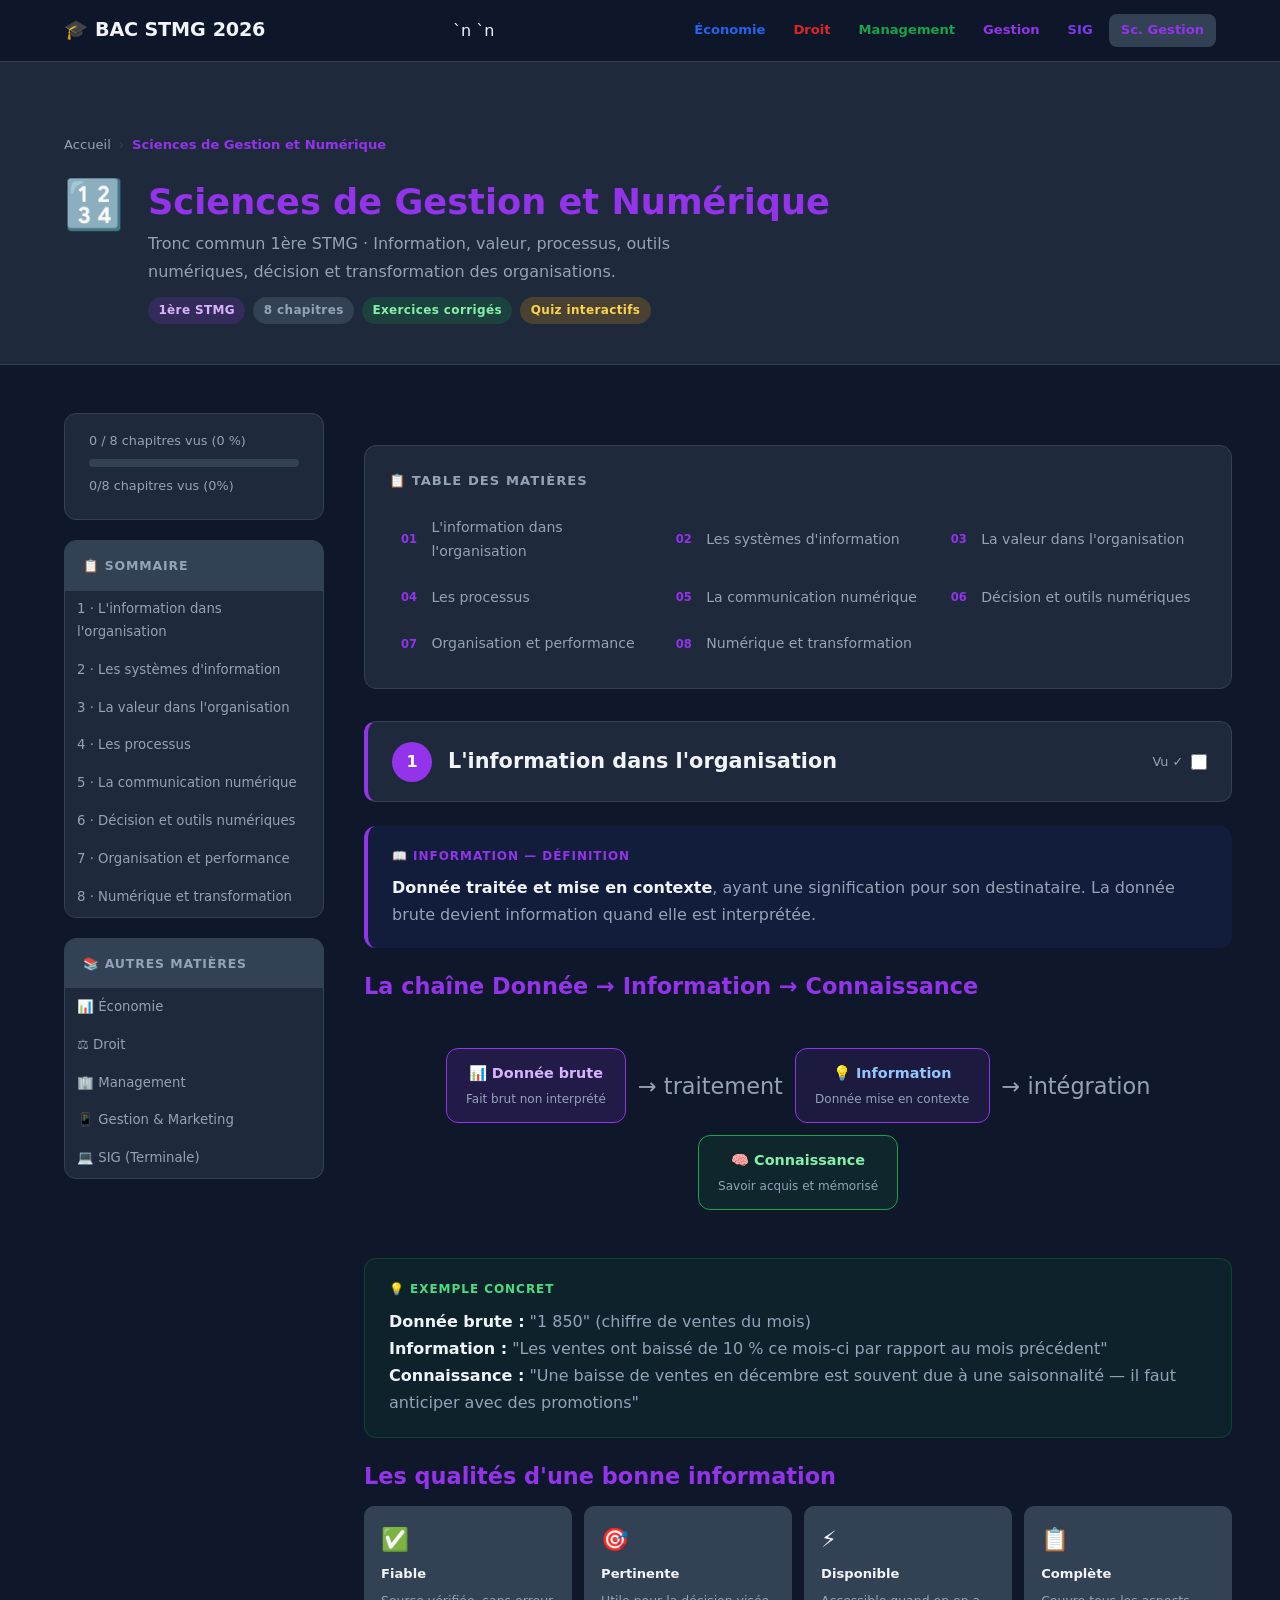
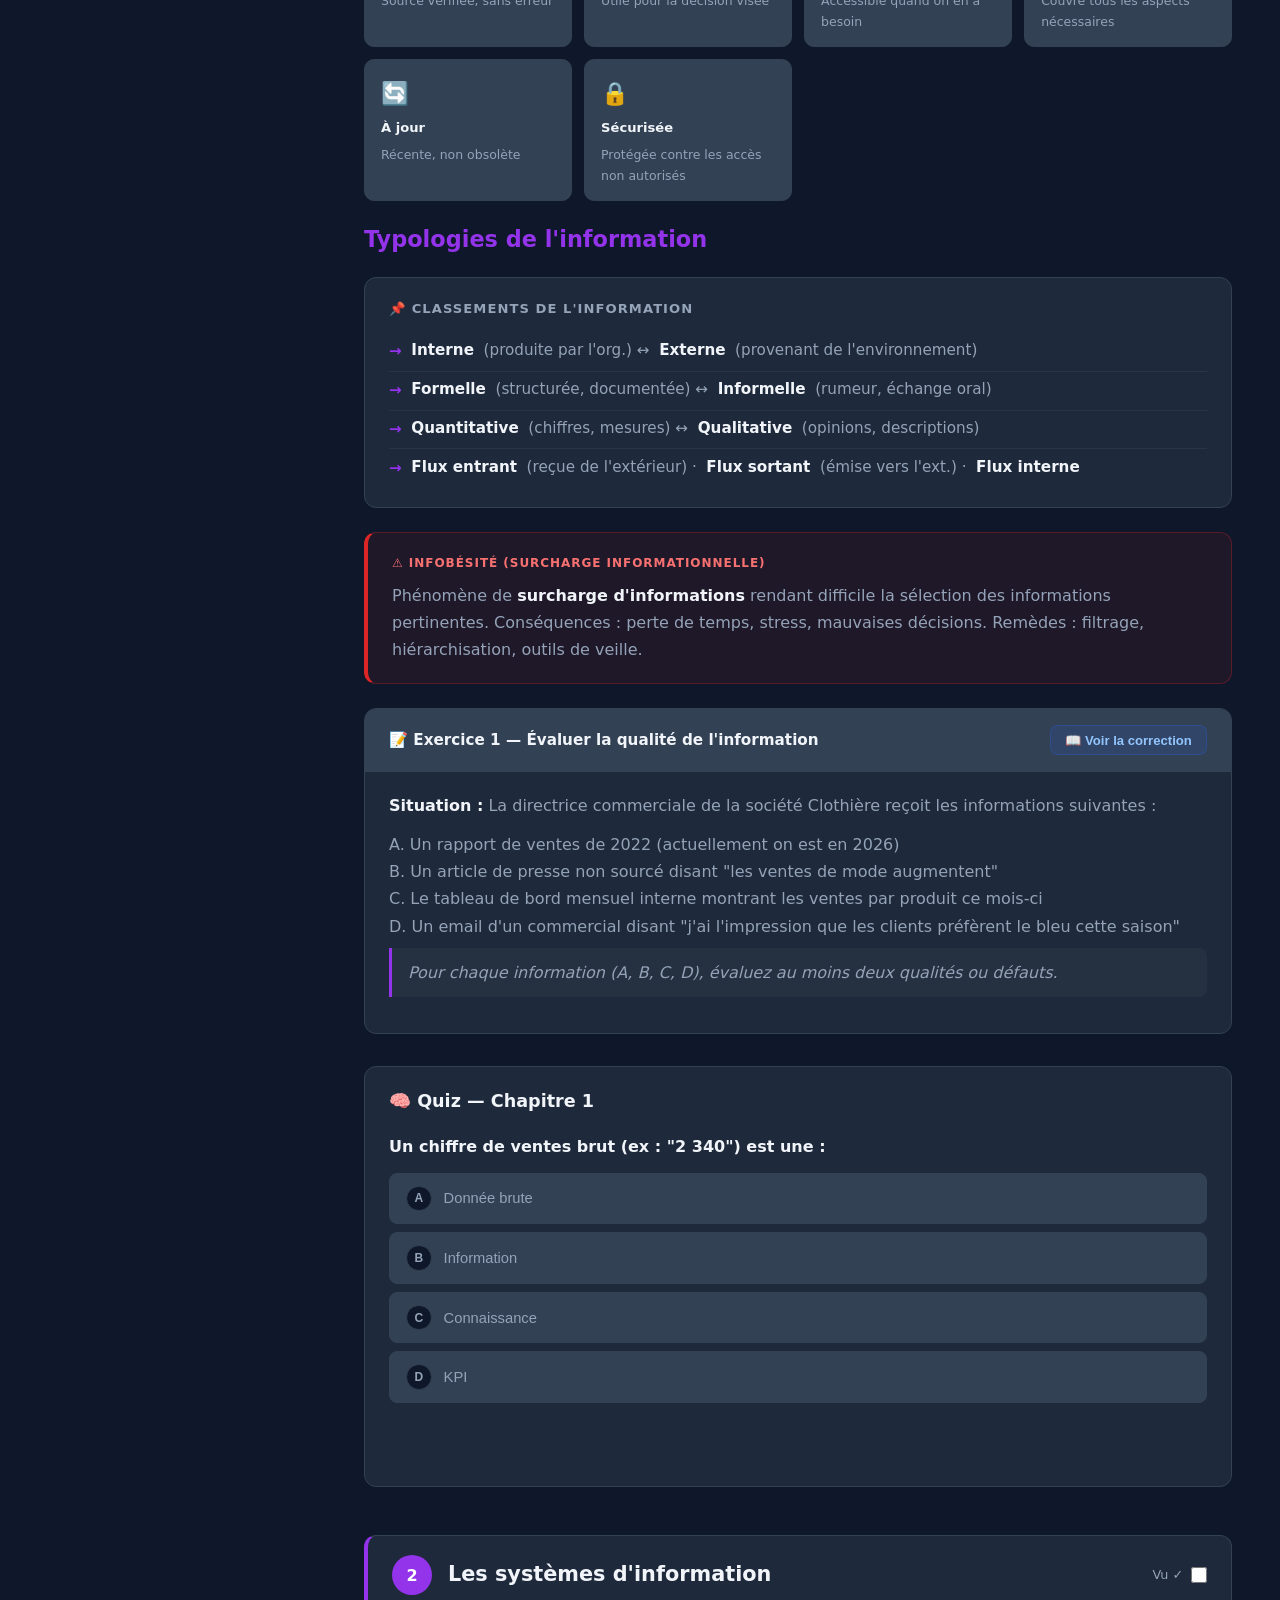
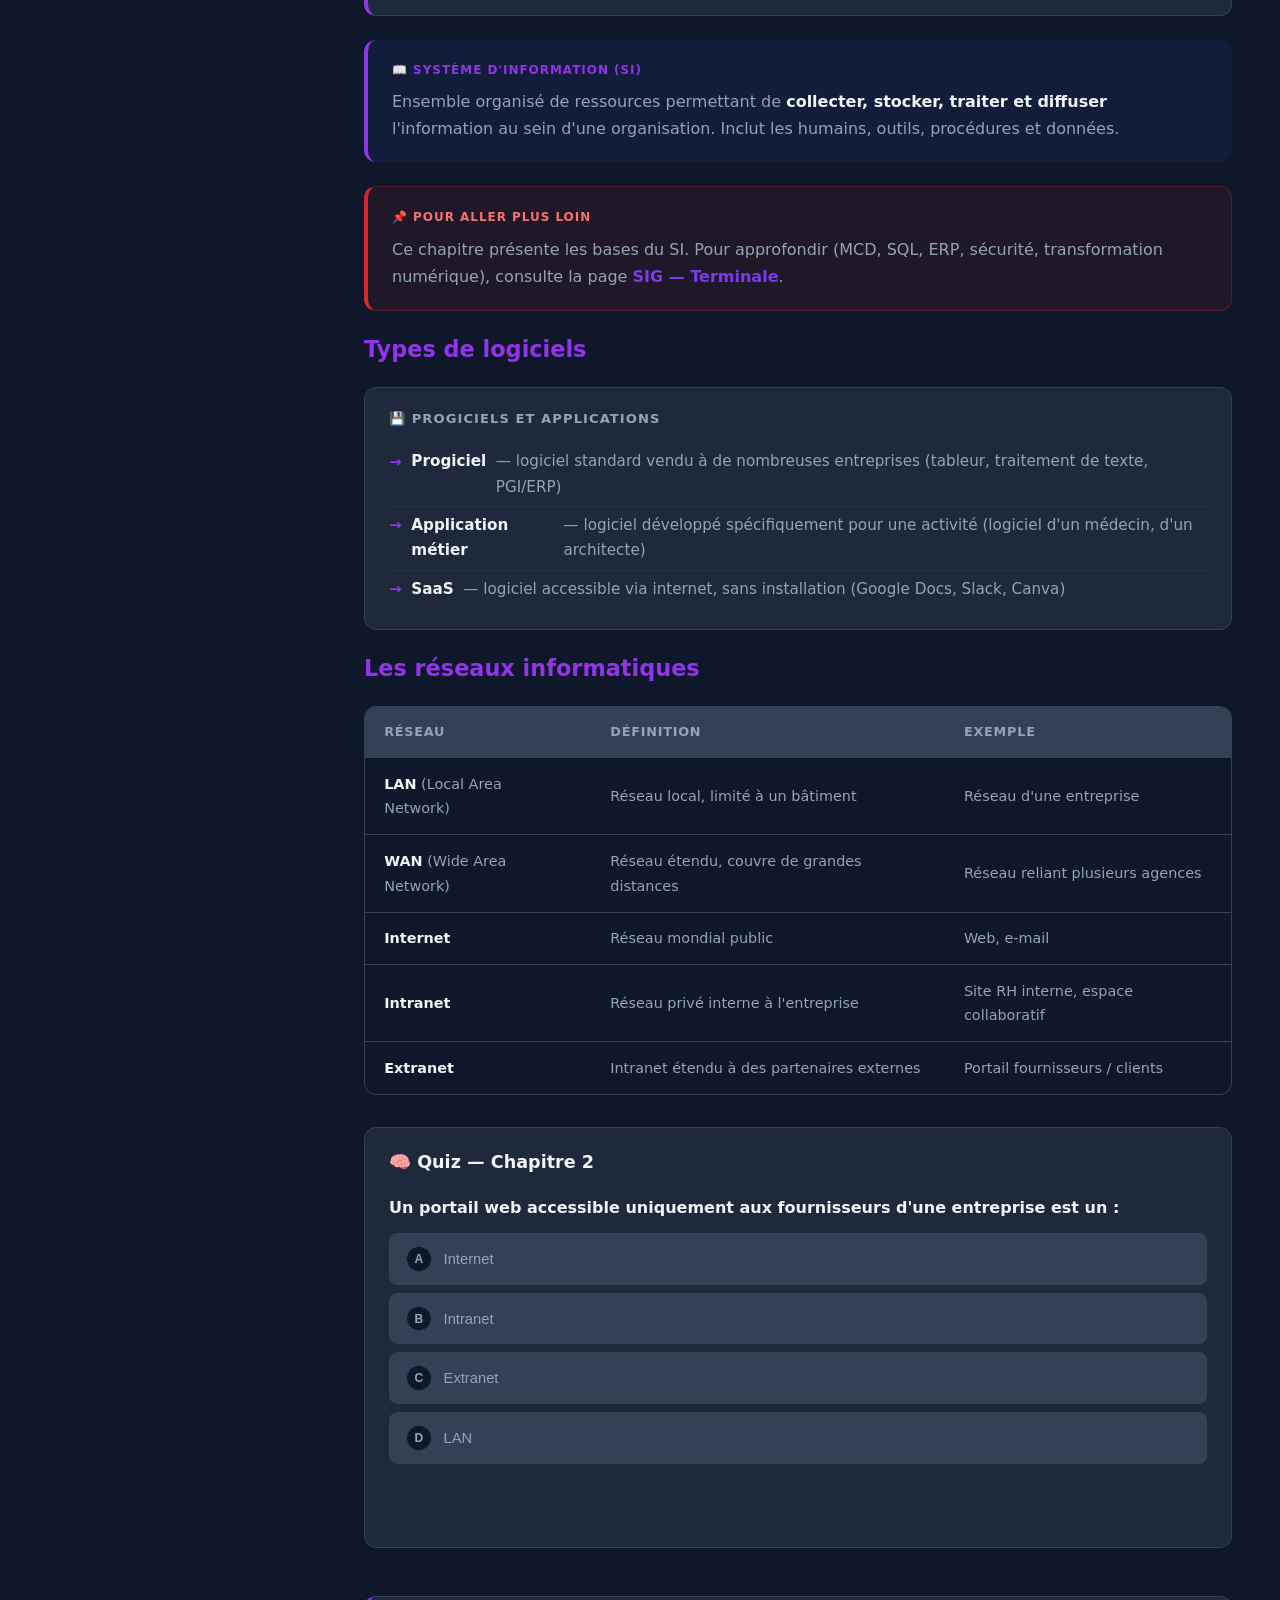
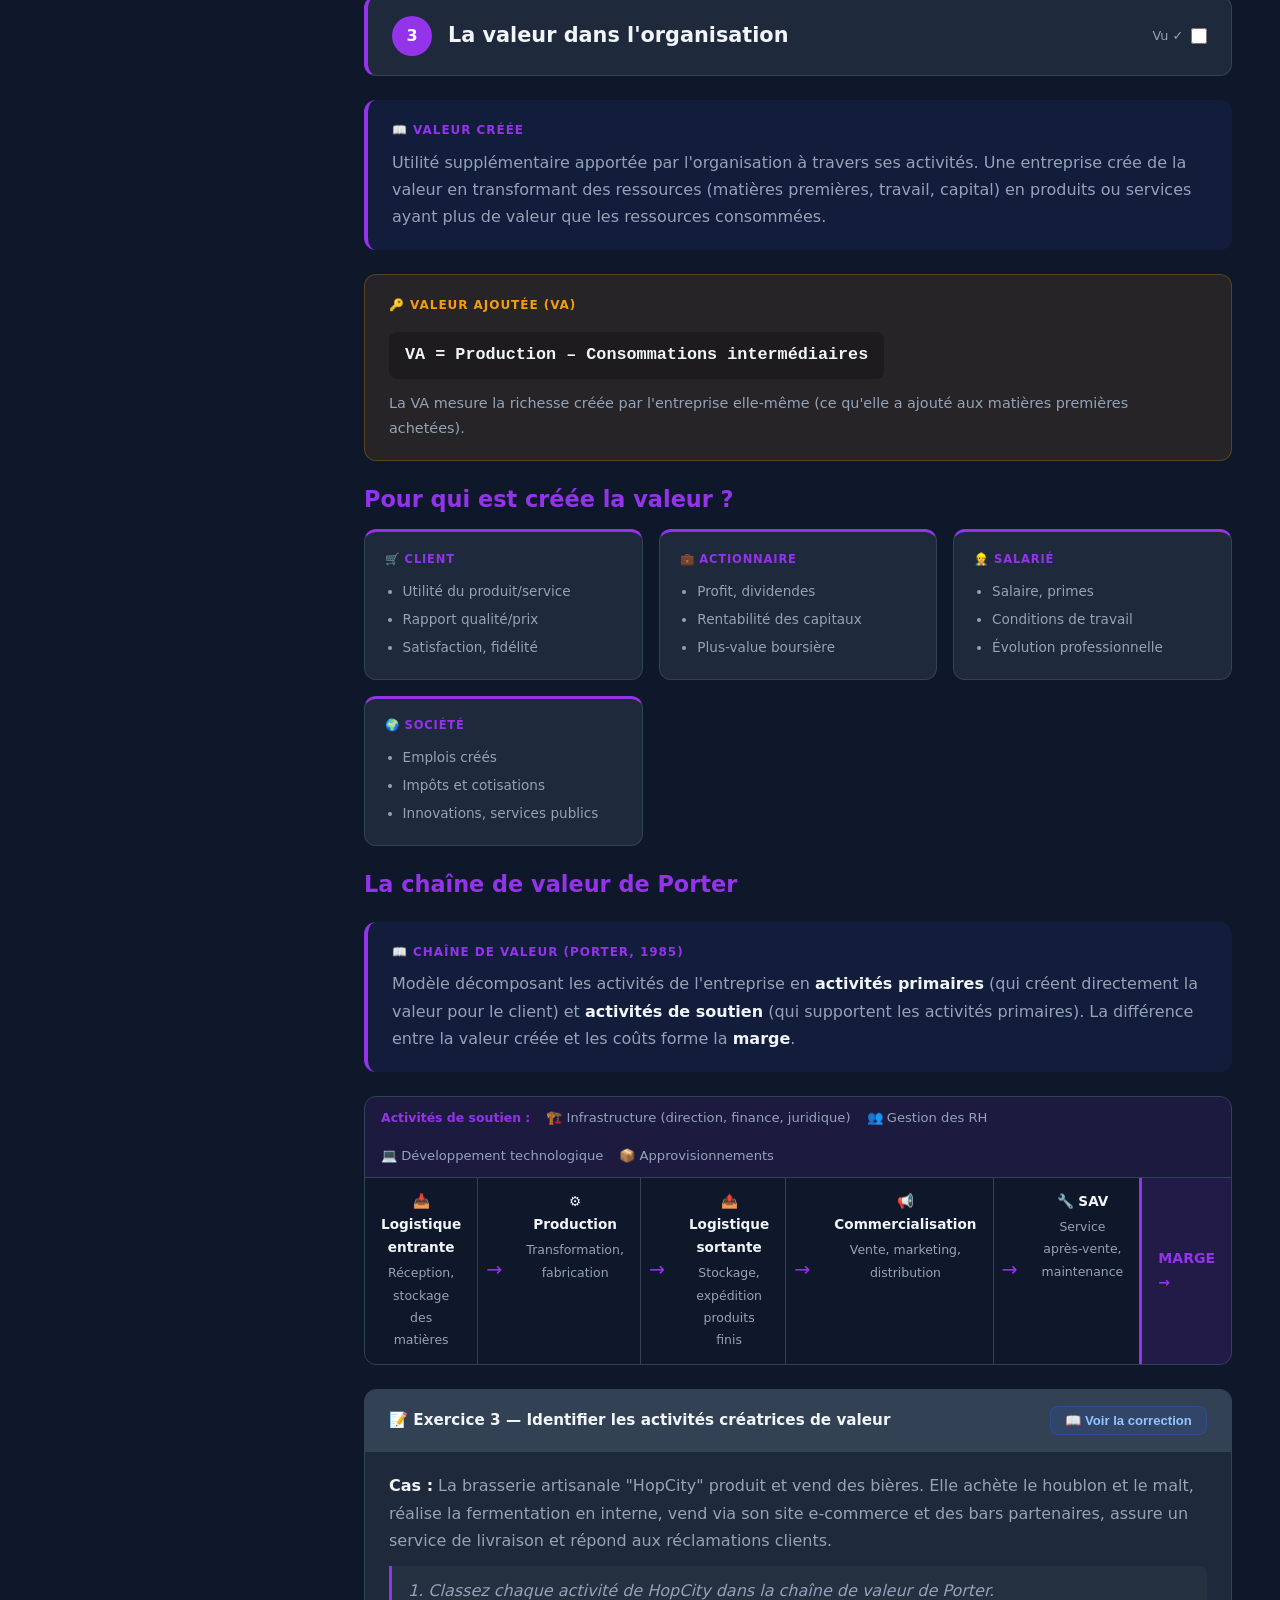
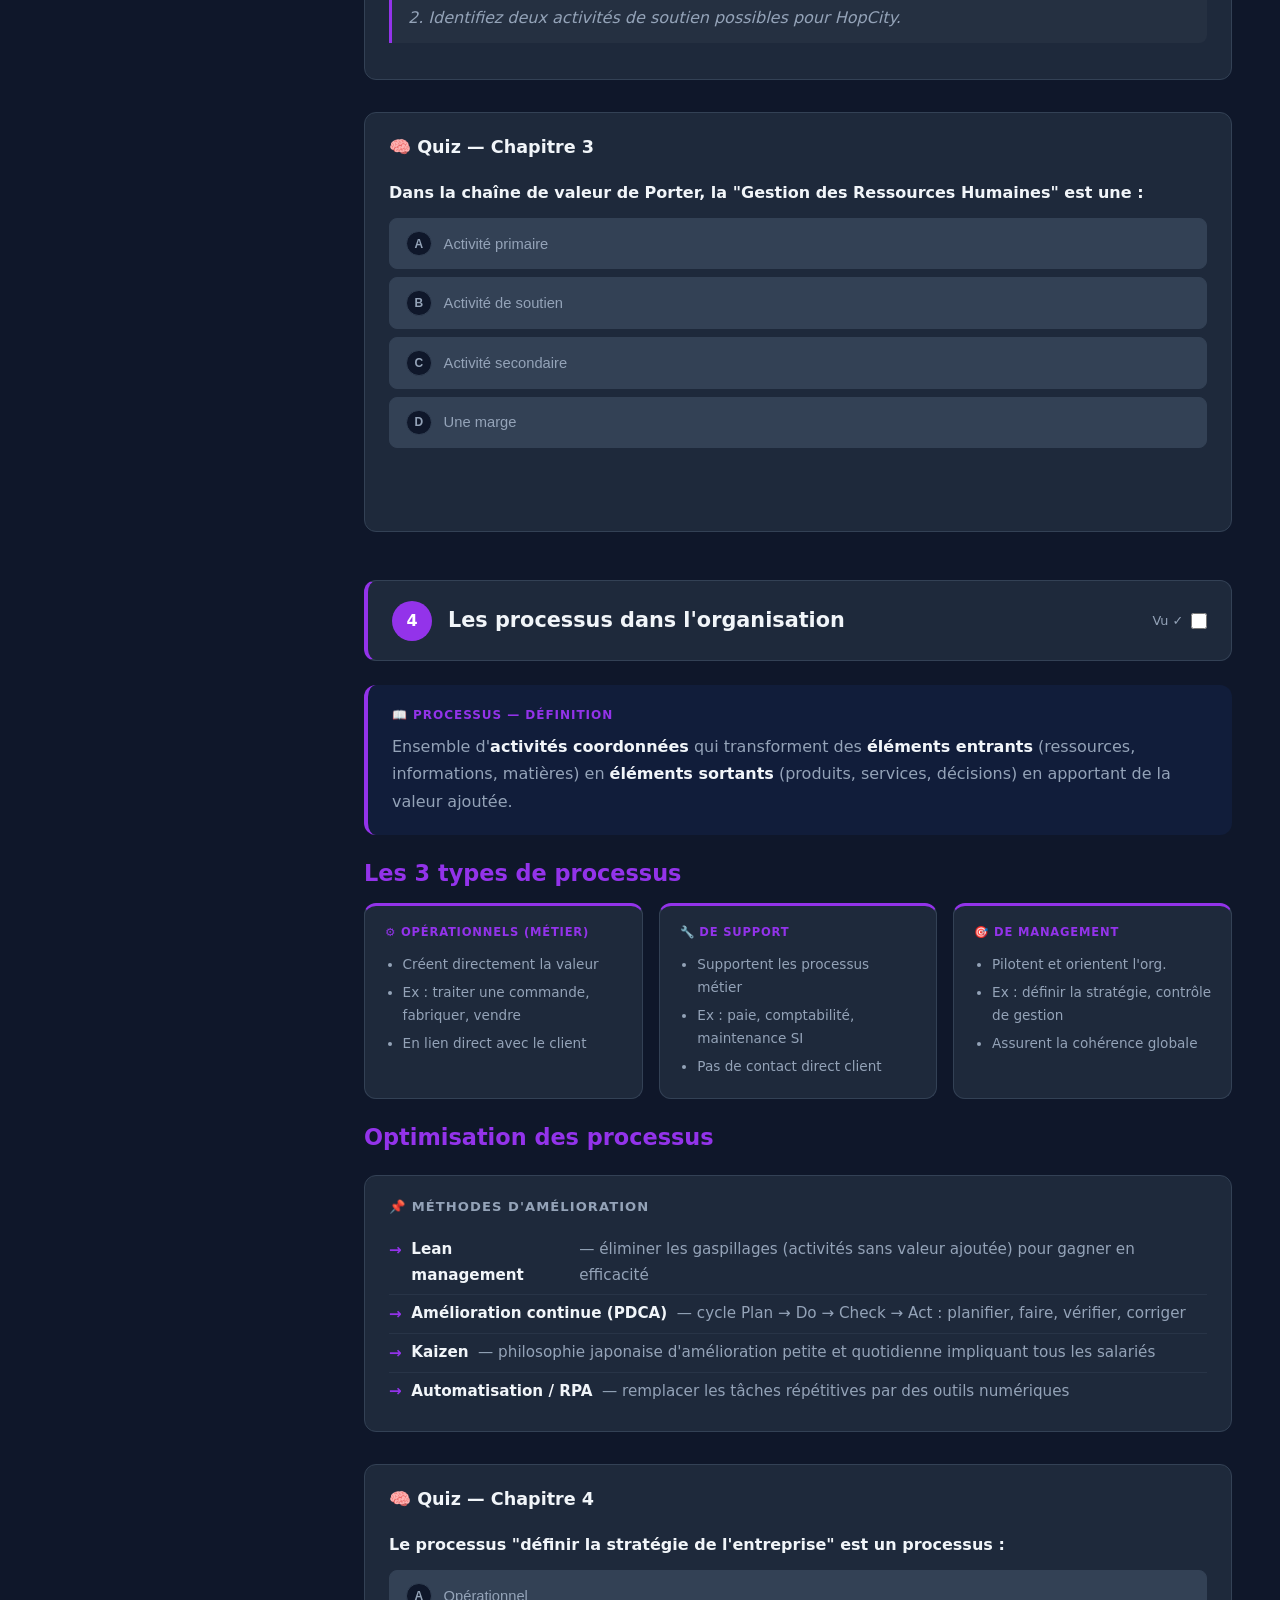
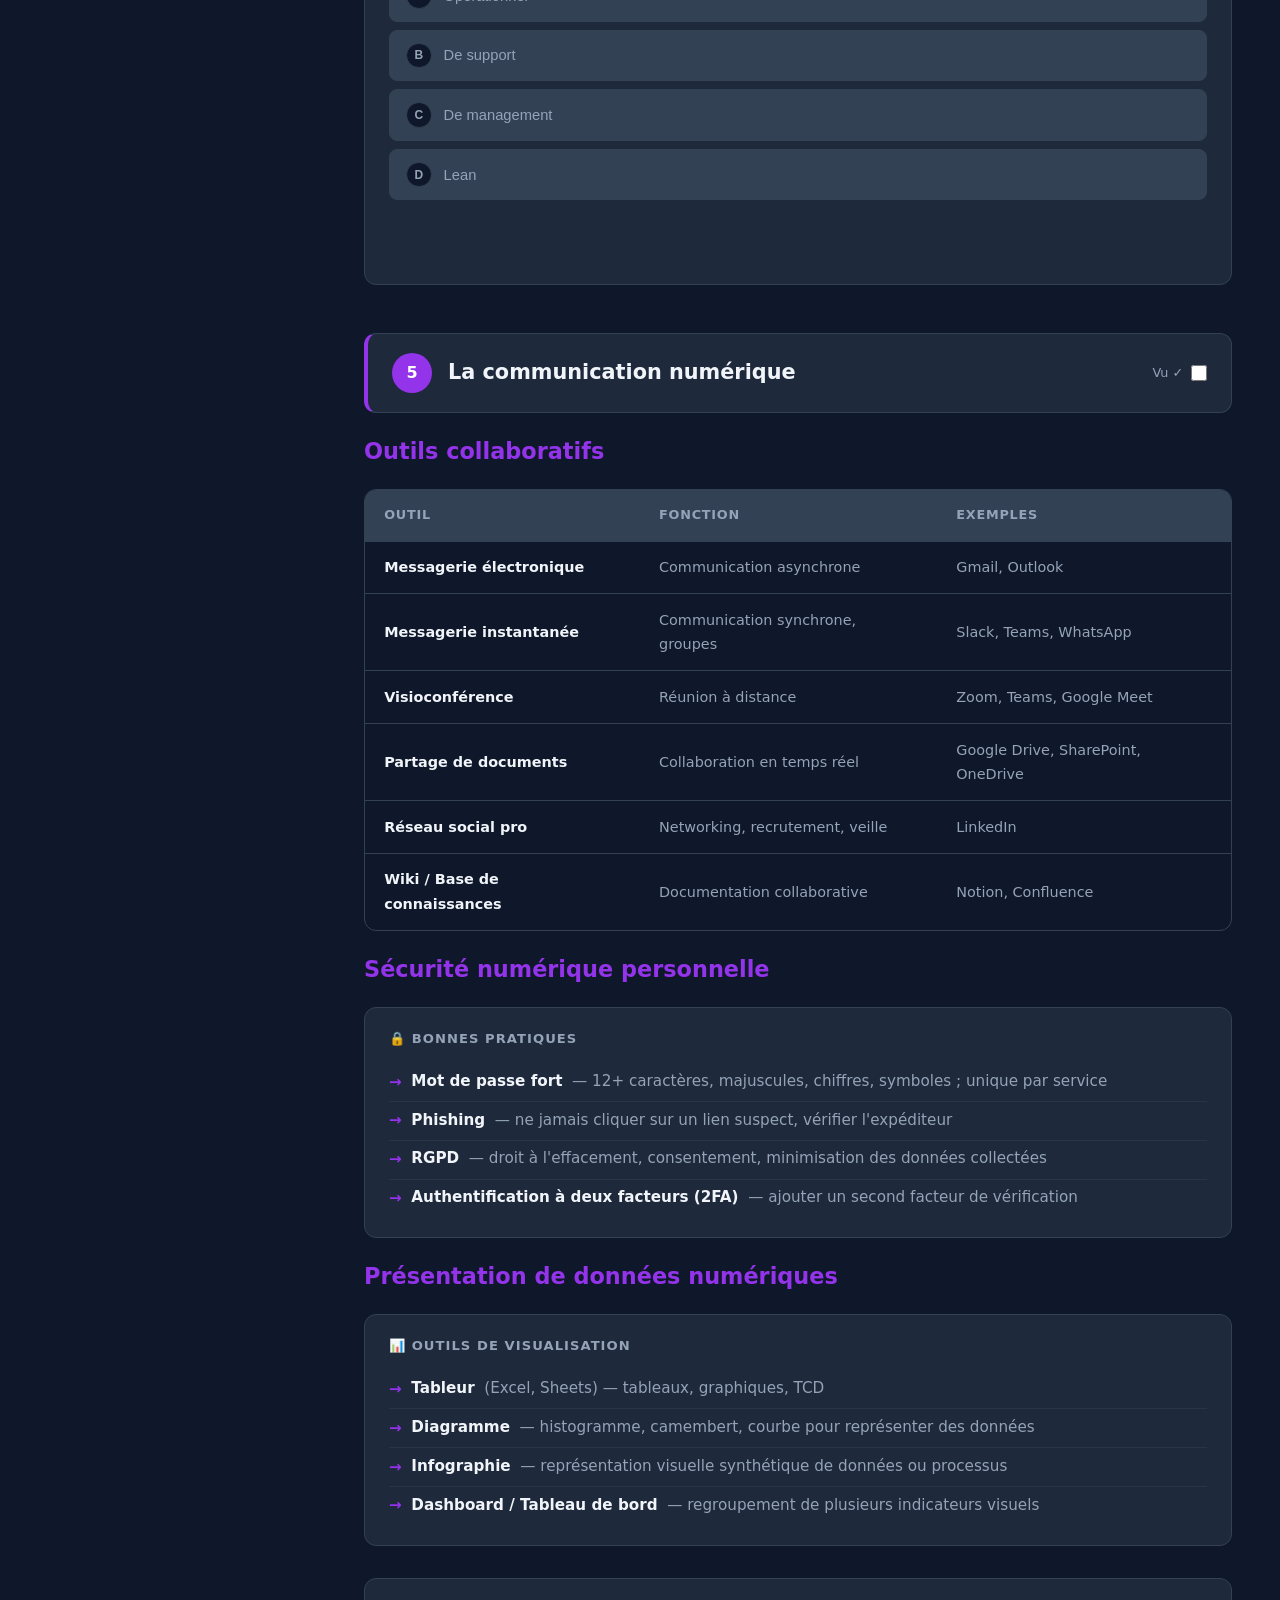
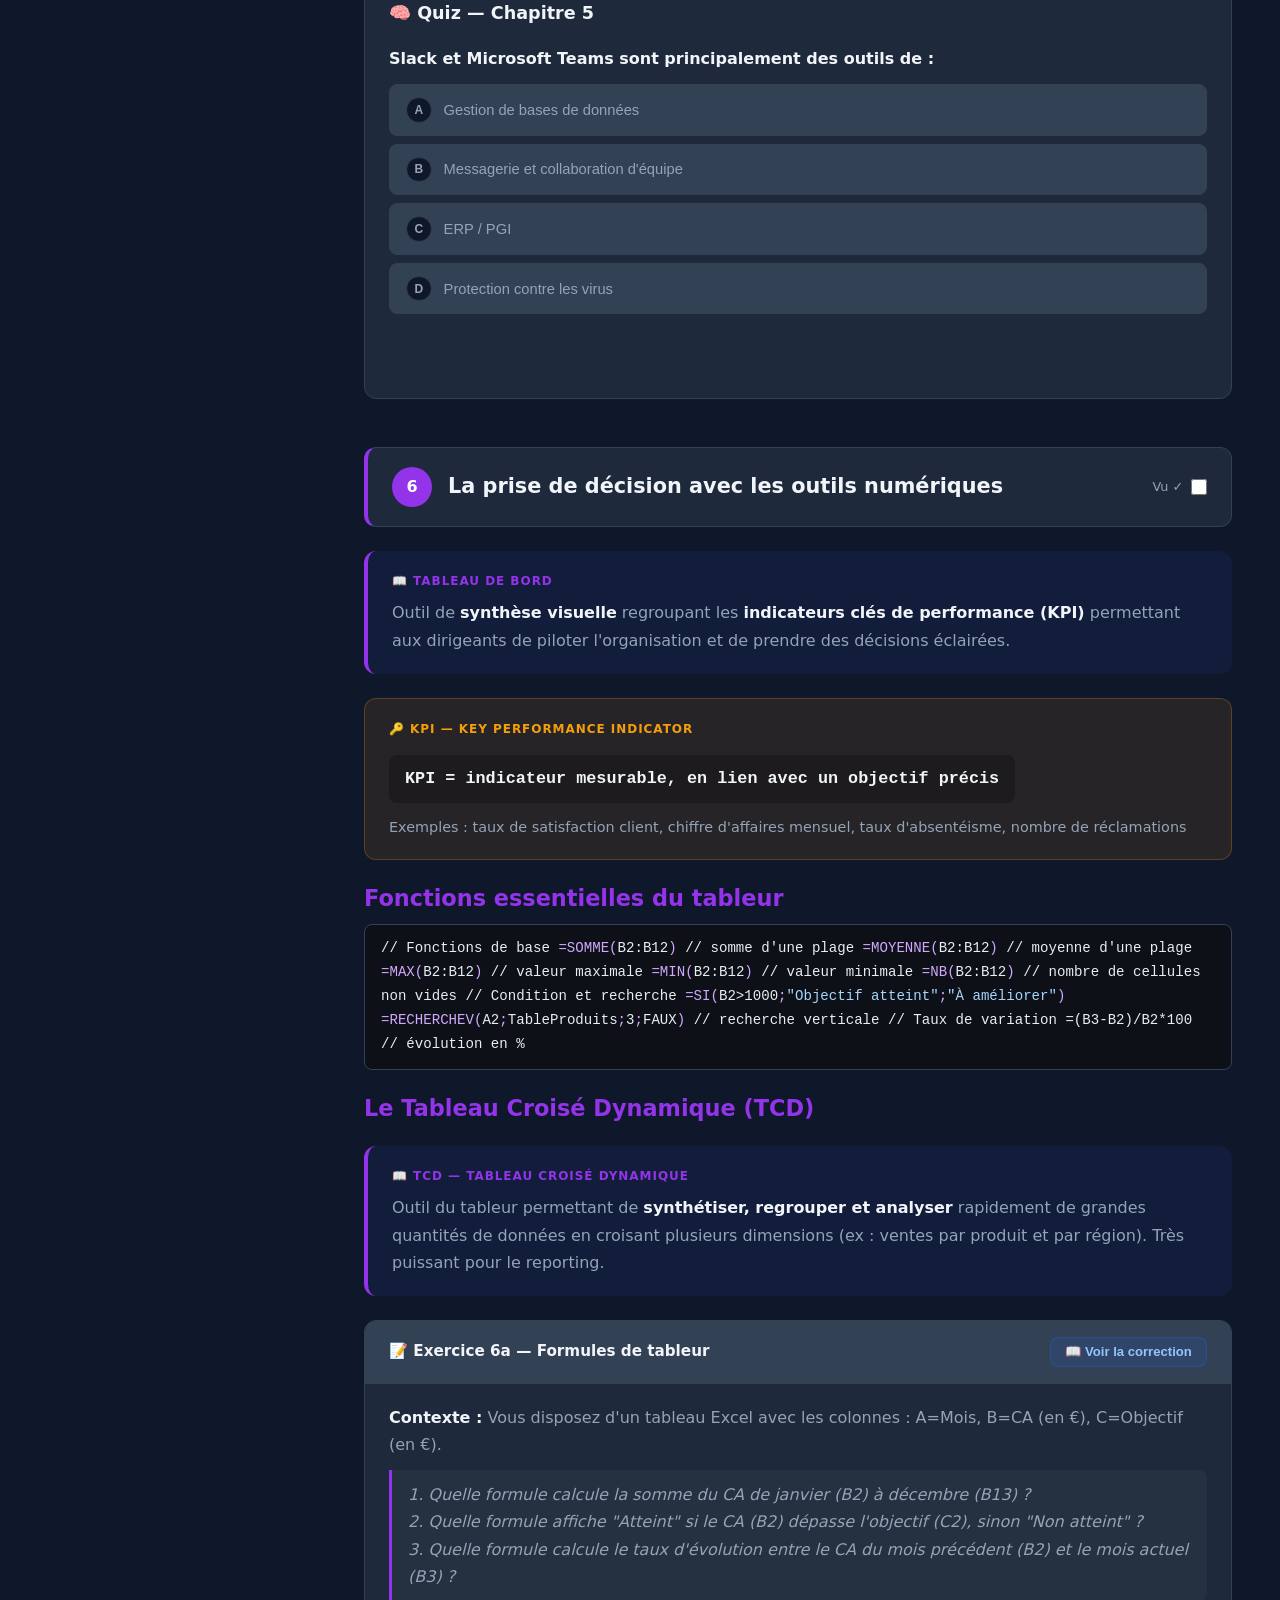
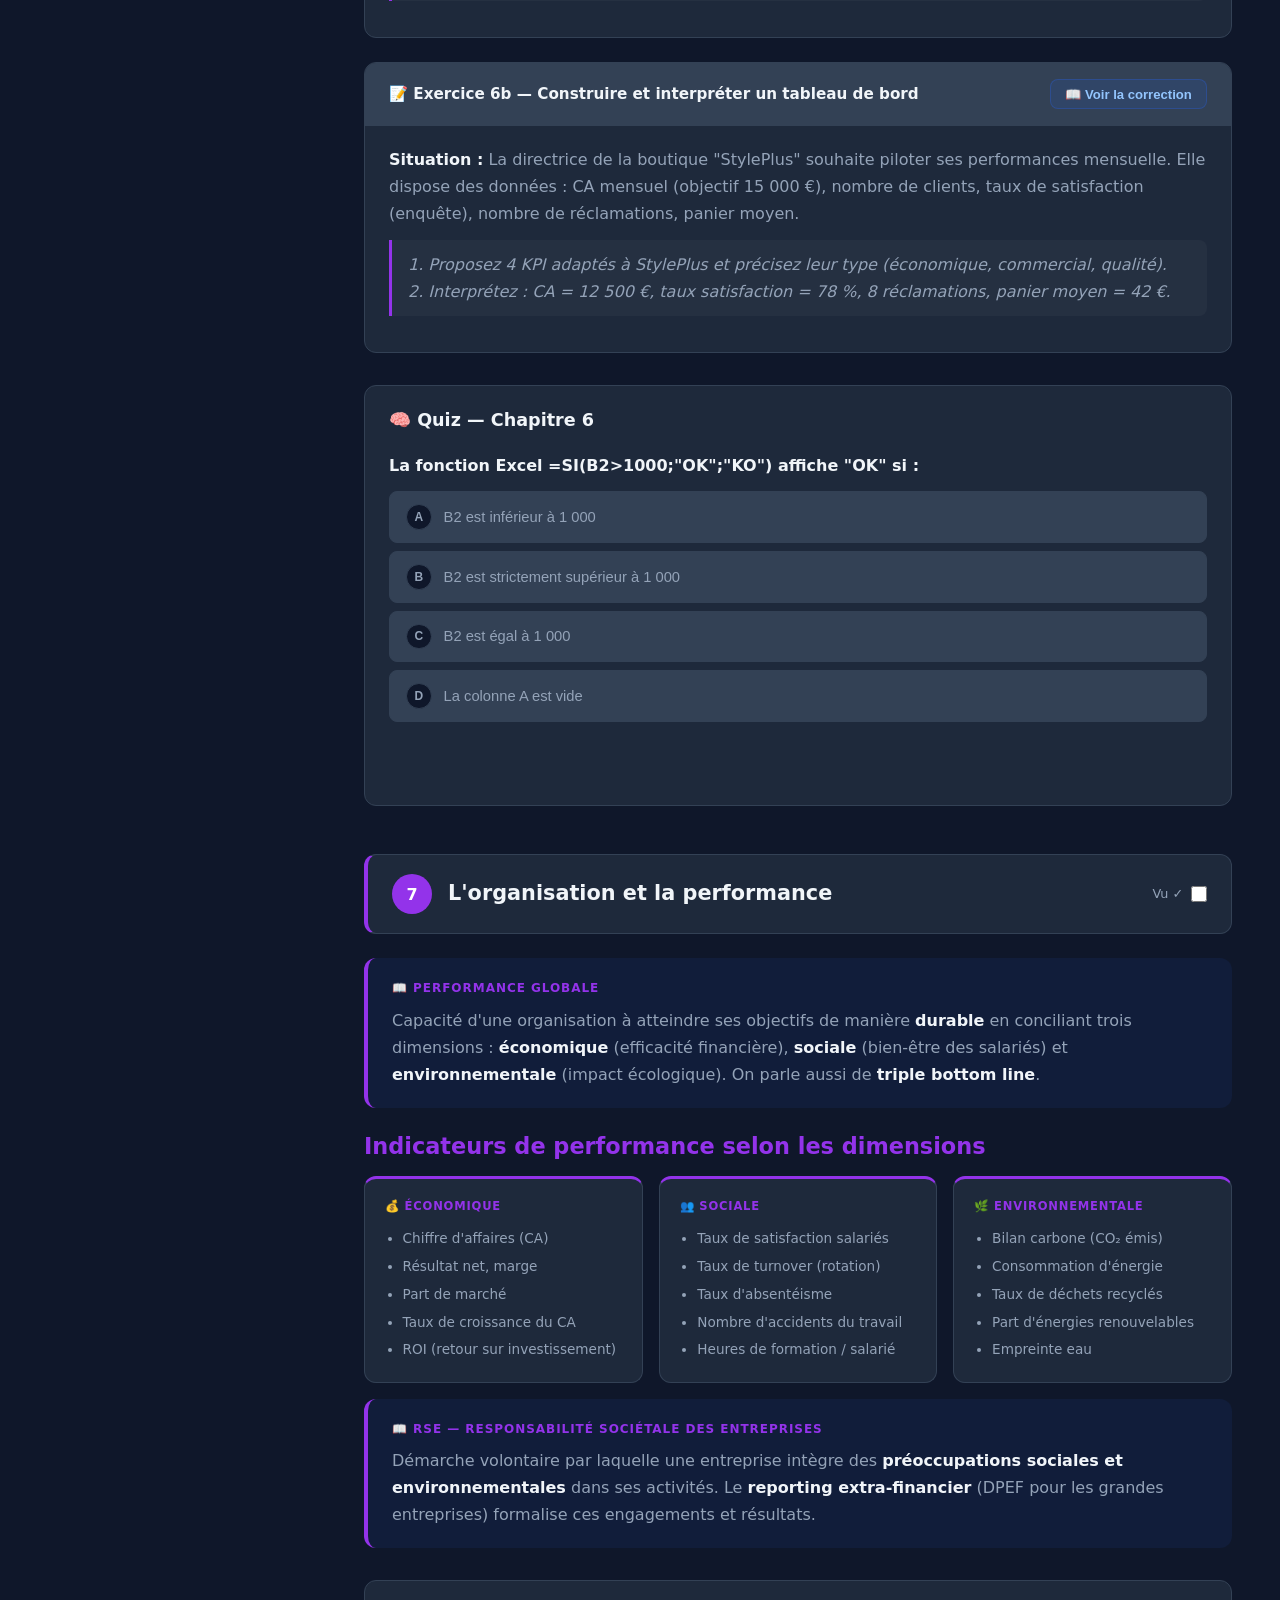
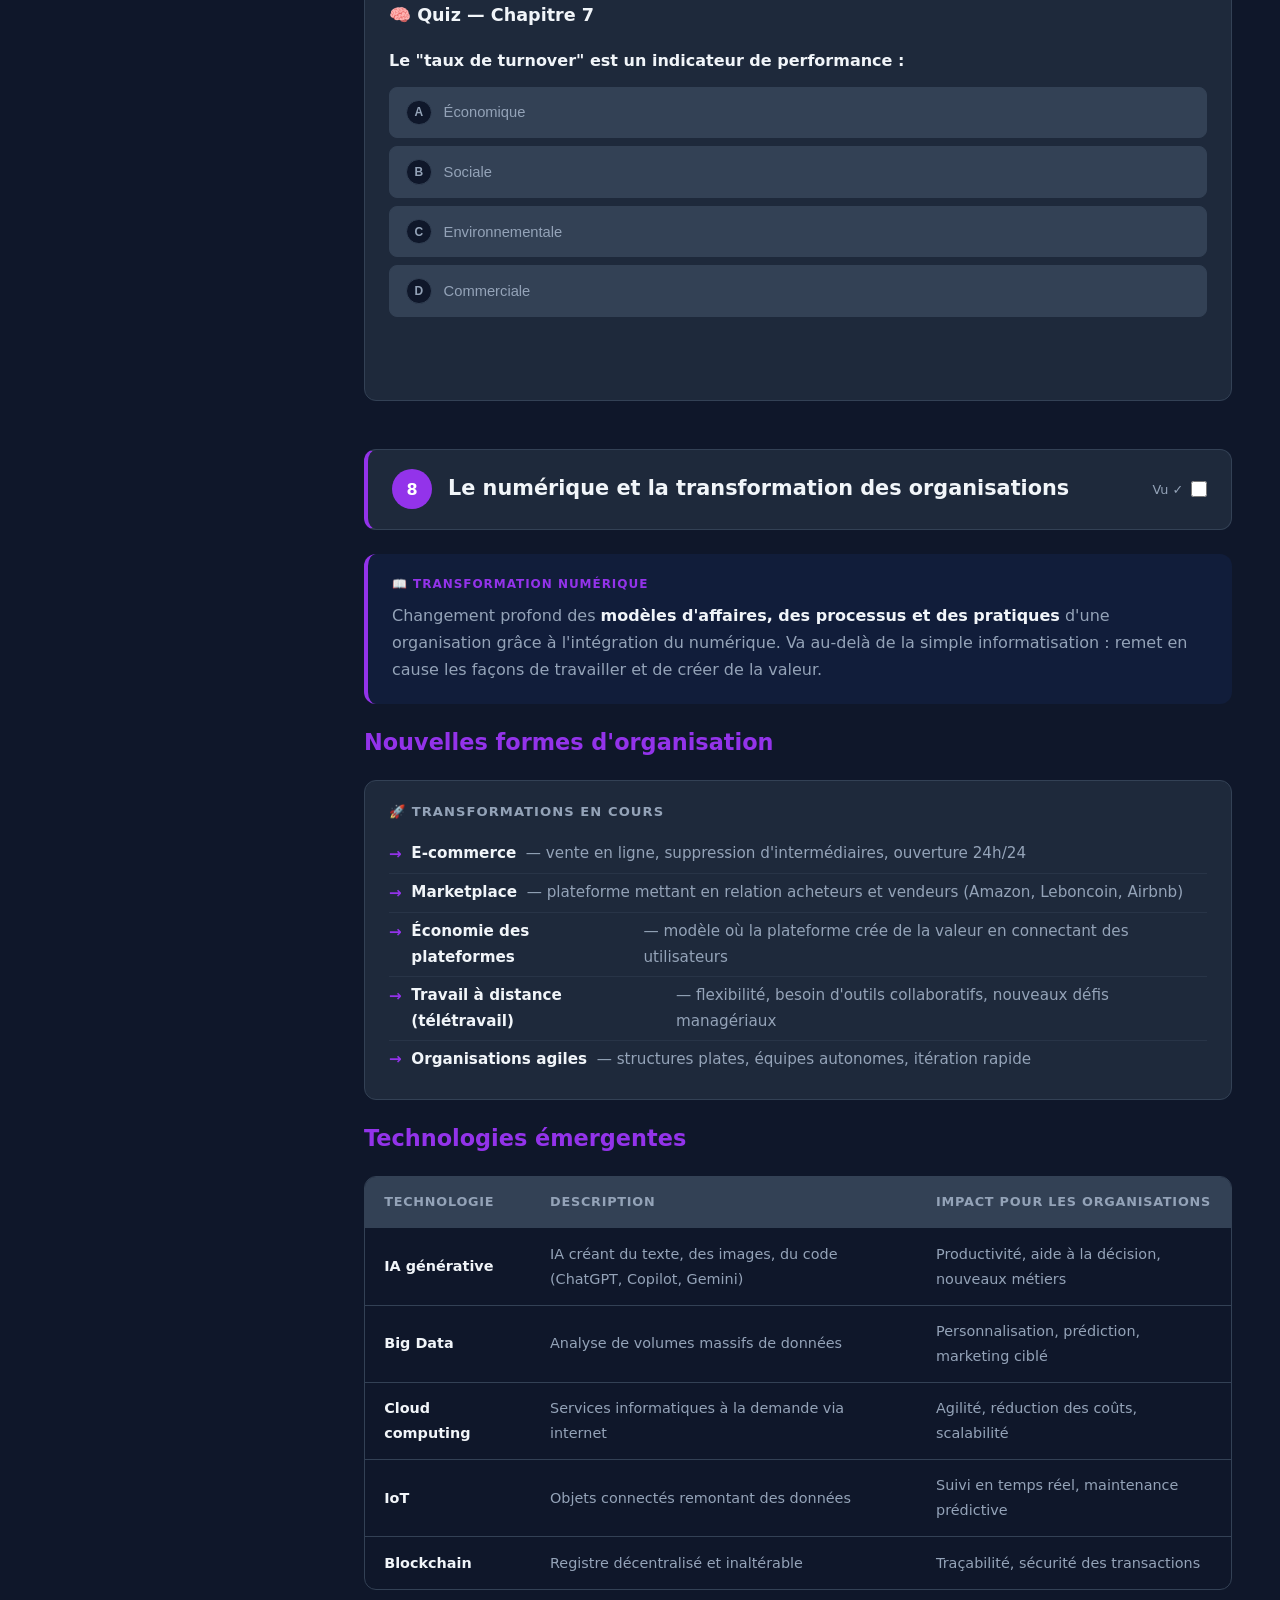
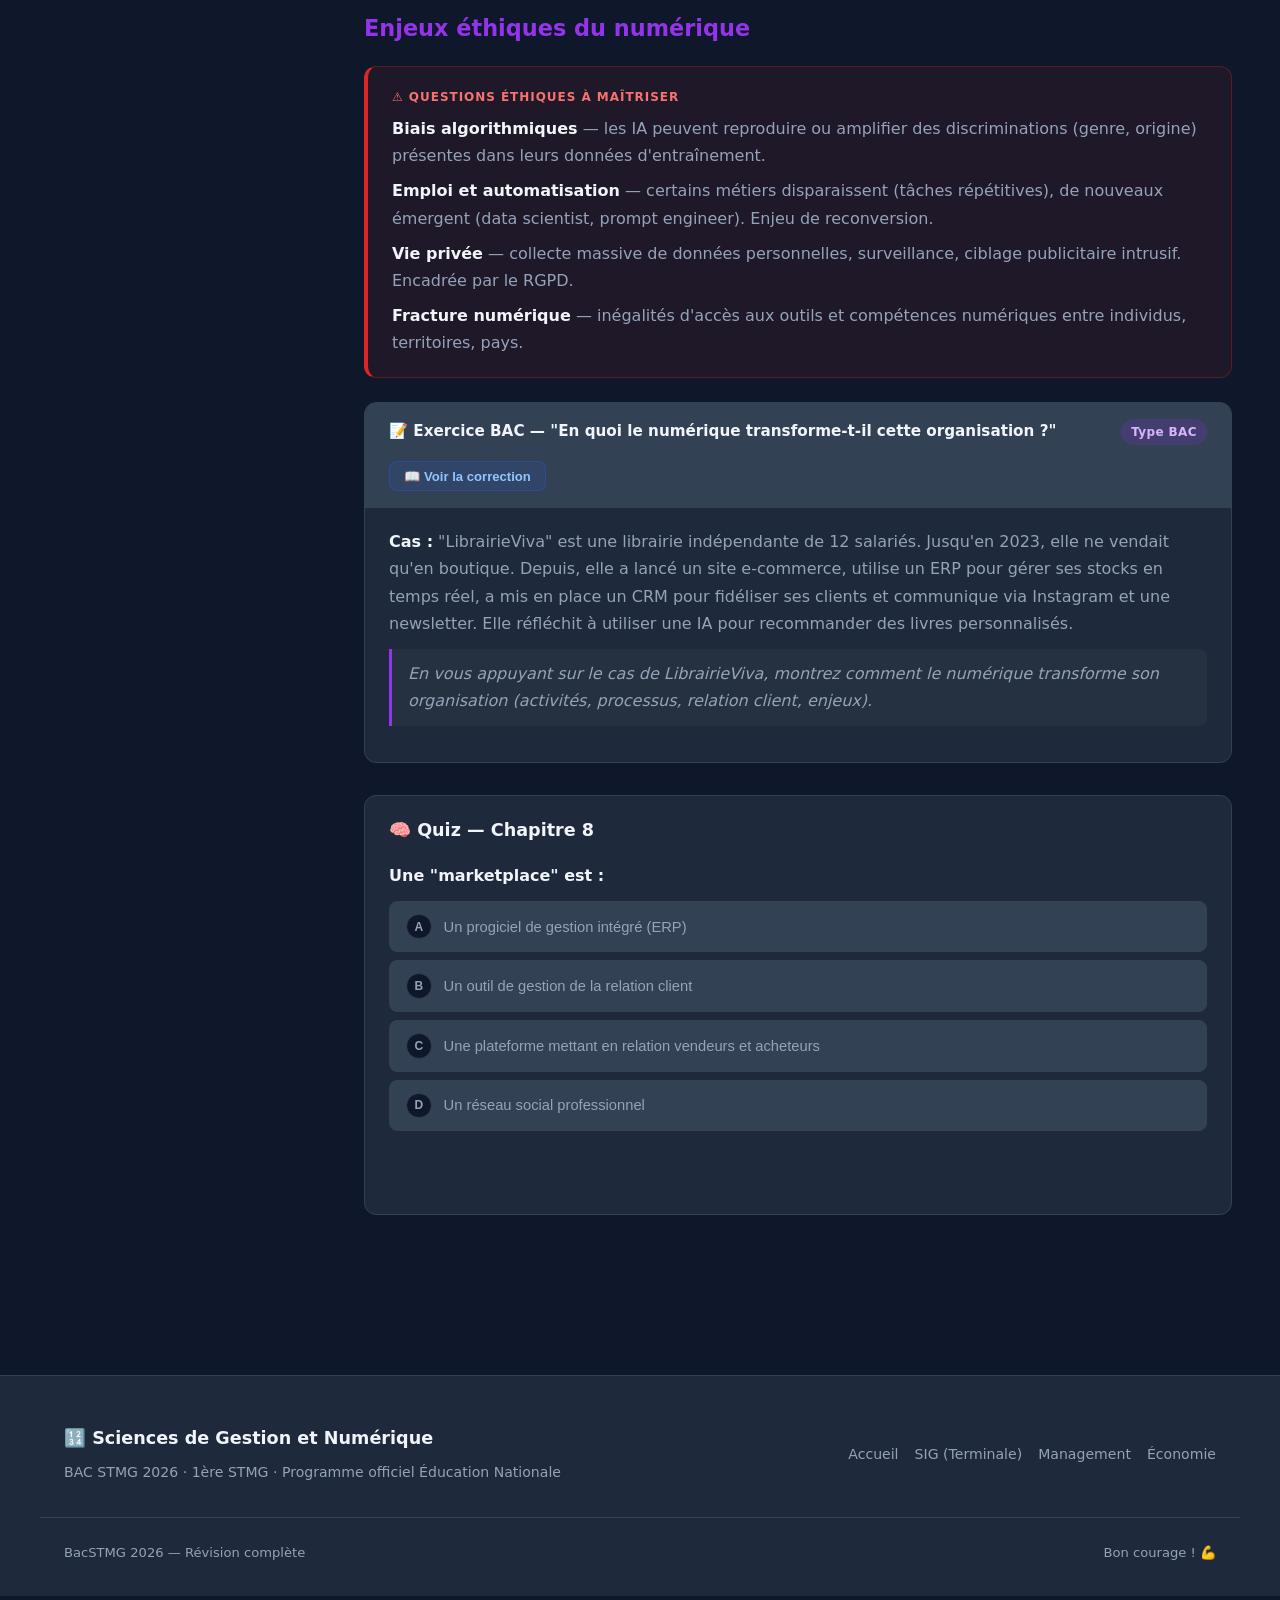
<file: sciences-gestion.html>
﻿<!DOCTYPE html>
<html lang="fr">
<head>
  <meta charset="UTF-8">
  <meta name="viewport" content="width=device-width, initial-scale=1.0">
  <title>Sciences de Gestion et Numérique · BAC STMG 2026</title>
  <link rel="stylesheet" href="css/style.css">
  <style>
    .gestion { --card-color: var(--gestion); }
    .breadcrumb {
      display: flex; align-items: center; gap: .5rem;
      font-size: .82rem; color: var(--text2); padding: 1rem 0 0;
    }
    .breadcrumb a { color: var(--text2); transition: color var(--transition); }
    .breadcrumb a:hover { color: var(--gestion); }
    .breadcrumb-sep { color: var(--border); }
    .breadcrumb-current { color: var(--gestion); font-weight: 600; }
    .overall-progress-wrap {
      background: var(--bg2); border: 1px solid var(--border);
      border-radius: var(--radius); padding: 1rem 1.5rem; margin-bottom: 1.25rem;
    }
    .overall-progress-label {
      font-size: .8rem; color: var(--text2); margin-bottom: .4rem; display: block;
    }
    .overall-progress-fill {
      height: 100%; border-radius: 999px;
      background: linear-gradient(90deg, var(--gestion), #c084fc);
      transition: width .6s cubic-bezier(.4,0,.2,1);
    }
    .ch-done-wrap {
      display: flex; align-items: center; gap: .5rem;
      font-size: .82rem; color: var(--text2); margin-left: auto;
    }
    .ch-done { accent-color: var(--gestion); width: 1rem; height: 1rem; cursor: pointer; }
    .formula-code {
      font-family: 'Courier New', monospace; font-size: .88rem;
      background: #0d1117; border: 1px solid var(--border);
      border-radius: 8px; padding: .75rem 1rem; color: #e6edf3;
      line-height: 1.7; margin: .5rem 0; overflow-x: auto;
    }
    .formula-kw { color: #ff7b72; font-weight: 700; }
    .formula-fn { color: #d2a8ff; }
    .formula-str { color: #a5d6ff; }
    .quality-grid {
      display: grid;
      grid-template-columns: repeat(auto-fill, minmax(200px, 1fr));
      gap: .75rem; margin: 1rem 0;
    }
    .quality-item {
      background: var(--bg3); border: 1px solid var(--border);
      border-radius: 10px; padding: .85rem 1rem;
      display: flex; flex-direction: column; gap: .3rem;
    }
    .quality-icon { font-size: 1.4rem; }
    .quality-label { font-size: .82rem; font-weight: 700; color: var(--text); }
    .quality-desc  { font-size: .78rem; color: var(--text2); }
    .porter-wrap {
      border: 1px solid var(--border); border-radius: var(--radius);
      overflow: hidden; margin: 1rem 0;
    }
    .porter-support {
      background: rgba(147,51,234,.1); border-bottom: 1px solid var(--border);
      padding: .6rem 1rem; display: flex; gap: 1rem; flex-wrap: wrap;
    }
    .porter-primary {
      display: flex; align-items: stretch; gap: 0;
    }
    .porter-cell {
      flex: 1; padding: .75rem 1rem; border-right: 1px solid var(--border);
      text-align: center; font-size: .82rem;
    }
    .porter-cell:last-child { border-right: none; }
    .porter-cell strong { display: block; margin-bottom: .2rem; color: var(--text); font-size: .85rem; }
    .porter-cell span { color: var(--text2); font-size: .78rem; }
    .porter-arrow {
      display: flex; align-items: center; justify-content: center;
      padding: .75rem .5rem; color: var(--gestion); font-size: 1.2rem;
    }
    .porter-margin {
      background: rgba(147,51,234,.15); border-left: 3px solid var(--gestion);
      padding: .75rem 1rem; display: flex; align-items: center;
      justify-content: center; font-weight: 700; color: var(--gestion);
      writing-mode: horizontal-tb; font-size: .88rem;
    }
    .kpi-grid {
      display: grid;
      grid-template-columns: repeat(auto-fill, minmax(220px, 1fr));
      gap: 1rem; margin: 1rem 0;
    }
    .kpi-card {
      background: var(--bg2); border: 1px solid var(--border);
      border-radius: var(--radius); padding: 1.1rem 1.25rem;
      border-top: 3px solid var(--gestion);
    }
    .kpi-category { font-size: .72rem; font-weight: 700; text-transform: uppercase;
      letter-spacing: .07em; color: var(--gestion); margin-bottom: .5rem; }
    .kpi-list { list-style: disc; padding-left: 1.1rem; }
    .kpi-list li { font-size: .85rem; color: var(--text2); padding: .15rem 0; }
  </style>
</head>
<body class="gestion">

<!-- ══ NAVBAR ══════════════════════════════════════════════════ -->
<nav class="navbar">
  <div class="container navbar-inner">
    <a href="index.html" class="navbar-logo">🎓 <span>BAC STMG</span> 2026</a>`n      <button class="nav-hamburger" id="navToggle" aria-label="Menu" aria-expanded="false">☰</button>`n      <div class="navbar-links" id="navLinks">
      <a href="economie.html" class="nav-eco">Économie</a>
      <a href="droit.html" class="nav-droit">Droit</a>
      <a href="management.html" class="nav-mgmt">Management</a>
      <a href="gestion-marketing.html" class="nav-sg">Gestion</a>
      <a href="sig.html" class="nav-sig">SIG</a>
      <a href="sciences-gestion.html" class="nav-sg" style="font-weight:700;">Sc. Gestion</a>
    </div>
  </div>
</nav>

<!-- ══ PAGE HEADER ════════════════════════════════════════════ -->
<div class="page-header">
  <div class="container">
    <div class="breadcrumb">
      <a href="index.html">Accueil</a>
      <span class="breadcrumb-sep">›</span>
      <span class="breadcrumb-current">Sciences de Gestion et Numérique</span>
    </div>
    <div class="page-header-inner" style="margin-top:1.5rem;">
      <div class="page-header-icon">🔢</div>
      <div class="page-header-text">
        <h1 style="color:var(--gestion);">Sciences de Gestion et Numérique</h1>
        <p>Tronc commun 1ère STMG · Information, valeur, processus, outils numériques, décision et transformation des organisations.</p>
        <div class="page-header-badges">
          <span class="badge badge-gestion">1ère STMG</span>
          <span class="badge badge-neutral">8 chapitres</span>
          <span class="badge badge-success">Exercices corrigés</span>
          <span class="badge badge-warning">Quiz interactifs</span>
        </div>
      </div>
    </div>
  </div>
</div>

<!-- ══ LAYOUT PRINCIPAL ════════════════════════════════════════ -->
<div class="container">
  <div class="page-layout">

    <!-- ── Sidebar ─────────────────────────────────────────── -->
    <aside class="sidebar">

      <!-- Progression globale -->
      <div class="overall-progress-wrap">
        <span class="overall-progress-label">Progression</span>
        <div class="progress-bar-wrap">
          <div class="progress-bar-fill overall-progress-fill" style="width:0%"></div>
        </div>
        <span class="overall-progress-label" style="margin-top:.35rem;" id="prog-label">0/8 chapitres vus (0%)</span>
      </div>

      <!-- TOC sidebar -->
      <div class="sidebar-card">
        <div class="sidebar-card-header">📋 Sommaire</div>
        <a href="#ch1" class="sidebar-link">1 · L'information dans l'organisation</a>
        <a href="#ch2" class="sidebar-link">2 · Les systèmes d'information</a>
        <a href="#ch3" class="sidebar-link">3 · La valeur dans l'organisation</a>
        <a href="#ch4" class="sidebar-link">4 · Les processus</a>
        <a href="#ch5" class="sidebar-link">5 · La communication numérique</a>
        <a href="#ch6" class="sidebar-link">6 · Décision et outils numériques</a>
        <a href="#ch7" class="sidebar-link">7 · Organisation et performance</a>
        <a href="#ch8" class="sidebar-link">8 · Numérique et transformation</a>
      </div>

      <!-- Autres matières -->
      <div class="sidebar-card">
        <div class="sidebar-card-header">📚 Autres matières</div>
        <a href="economie.html" class="sidebar-link">📊 Économie</a>
        <a href="droit.html" class="sidebar-link">⚖️ Droit</a>
        <a href="management.html" class="sidebar-link">🏢 Management</a>
        <a href="gestion-marketing.html" class="sidebar-link">📱 Gestion & Marketing</a>
        <a href="sig.html" class="sidebar-link">💻 SIG (Terminale)</a>
      </div>

    </aside>

    <!-- ── Contenu principal ───────────────────────────────── -->
    <main>

      <!-- TOC inline -->
      <div class="toc">
        <div class="toc-title">📋 Table des matières</div>
        <div class="toc-grid">
          <a href="#ch1" class="toc-item"><span class="toc-item-num">01</span>L'information dans l'organisation</a>
          <a href="#ch2" class="toc-item"><span class="toc-item-num">02</span>Les systèmes d'information</a>
          <a href="#ch3" class="toc-item"><span class="toc-item-num">03</span>La valeur dans l'organisation</a>
          <a href="#ch4" class="toc-item"><span class="toc-item-num">04</span>Les processus</a>
          <a href="#ch5" class="toc-item"><span class="toc-item-num">05</span>La communication numérique</a>
          <a href="#ch6" class="toc-item"><span class="toc-item-num">06</span>Décision et outils numériques</a>
          <a href="#ch7" class="toc-item"><span class="toc-item-num">07</span>Organisation et performance</a>
          <a href="#ch8" class="toc-item"><span class="toc-item-num">08</span>Numérique et transformation</a>
        </div>
      </div>

      <!-- ══════════════════════════════════════════════════
           CHAPITRE 1 — L'information dans l'organisation
      ══════════════════════════════════════════════════ -->
      <section id="ch1" class="chapter">
        <div class="chapter-header">
          <div class="chapter-number">1</div>
          <h2>L'information dans l'organisation</h2>
          <div class="ch-done-wrap">
            <label for="done-ch1" style="font-size:.8rem;color:var(--text2);">Vu ✓</label>
            <input type="checkbox" id="done-ch1" class="ch-done">
          </div>
        </div>

        <div class="def-box">
          <div class="def-title">📖 Information — Définition</div>
          <p><strong>Donnée traitée et mise en contexte</strong>, ayant une signification pour son destinataire. La donnée brute devient information quand elle est interprétée.</p>
        </div>

        <h3 style="color:var(--gestion);margin:1.5rem 0 .75rem;">La chaîne Donnée → Information → Connaissance</h3>
        <div class="schema-diagram">
          <div class="schema-box" style="background:rgba(147,51,234,.15);border-color:var(--gestion);color:#d8b4fe;">📊 Donnée brute<br><small style="font-weight:400;font-size:.75rem;color:var(--text2);">Fait brut non interprété</small></div>
          <div class="schema-arrow">→ traitement</div>
          <div class="schema-box accent" style="background:rgba(147,51,234,.1);border-color:var(--gestion);">💡 Information<br><small style="font-weight:400;font-size:.75rem;color:var(--text2);">Donnée mise en contexte</small></div>
          <div class="schema-arrow">→ intégration</div>
          <div class="schema-box" style="background:rgba(22,163,74,.1);border-color:var(--green);color:#86efac;">🧠 Connaissance<br><small style="font-weight:400;font-size:.75rem;color:var(--text2);">Savoir acquis et mémorisé</small></div>
        </div>

        <div class="example-box">
          <div class="example-title">💡 Exemple concret</div>
          <p><strong>Donnée brute :</strong> "1 850" (chiffre de ventes du mois)</p>
          <p><strong>Information :</strong> "Les ventes ont baissé de 10 % ce mois-ci par rapport au mois précédent"</p>
          <p><strong>Connaissance :</strong> "Une baisse de ventes en décembre est souvent due à une saisonnalité — il faut anticiper avec des promotions"</p>
        </div>

        <h3 style="color:var(--gestion);margin:1.5rem 0 .75rem;">Les qualités d'une bonne information</h3>
        <div class="quality-grid">
          <div class="quality-item">
            <div class="quality-icon">✅</div>
            <div class="quality-label">Fiable</div>
            <div class="quality-desc">Source vérifiée, sans erreur</div>
          </div>
          <div class="quality-item">
            <div class="quality-icon">🎯</div>
            <div class="quality-label">Pertinente</div>
            <div class="quality-desc">Utile pour la décision visée</div>
          </div>
          <div class="quality-item">
            <div class="quality-icon">⚡</div>
            <div class="quality-label">Disponible</div>
            <div class="quality-desc">Accessible quand on en a besoin</div>
          </div>
          <div class="quality-item">
            <div class="quality-icon">📋</div>
            <div class="quality-label">Complète</div>
            <div class="quality-desc">Couvre tous les aspects nécessaires</div>
          </div>
          <div class="quality-item">
            <div class="quality-icon">🔄</div>
            <div class="quality-label">À jour</div>
            <div class="quality-desc">Récente, non obsolète</div>
          </div>
          <div class="quality-item">
            <div class="quality-icon">🔒</div>
            <div class="quality-label">Sécurisée</div>
            <div class="quality-desc">Protégée contre les accès non autorisés</div>
          </div>
        </div>

        <h3 style="color:var(--gestion);margin:1.5rem 0 .75rem;">Typologies de l'information</h3>
        <div class="key-points">
          <div class="key-points-title">📌 Classements de l'information</div>
          <ul>
            <li><strong>Interne</strong> (produite par l'org.) ↔ <strong>Externe</strong> (provenant de l'environnement)</li>
            <li><strong>Formelle</strong> (structurée, documentée) ↔ <strong>Informelle</strong> (rumeur, échange oral)</li>
            <li><strong>Quantitative</strong> (chiffres, mesures) ↔ <strong>Qualitative</strong> (opinions, descriptions)</li>
            <li><strong>Flux entrant</strong> (reçue de l'extérieur) · <strong>Flux sortant</strong> (émise vers l'ext.) · <strong>Flux interne</strong></li>
          </ul>
        </div>

        <div class="notice-box">
          <div class="notice-title">⚠️ Infobésité (surcharge informationnelle)</div>
          <p>Phénomène de <strong>surcharge d'informations</strong> rendant difficile la sélection des informations pertinentes. Conséquences : perte de temps, stress, mauvaises décisions. Remèdes : filtrage, hiérarchisation, outils de veille.</p>
        </div>

        <!-- Exercice 1 -->
        <div class="exercise">
          <div class="exercise-header">
            <h4>📝 Exercice 1 — Évaluer la qualité de l'information</h4>
            <button class="correction-toggle btn btn-sm">📖 Voir la correction</button>
          </div>
          <div class="exercise-body">
            <p><strong>Situation :</strong> La directrice commerciale de la société Clothière reçoit les informations suivantes :</p>
            <p style="margin:.5rem 0;">A. Un rapport de ventes de 2022 (actuellement on est en 2026)<br>
            B. Un article de presse non sourcé disant "les ventes de mode augmentent"<br>
            C. Le tableau de bord mensuel interne montrant les ventes par produit ce mois-ci<br>
            D. Un email d'un commercial disant "j'ai l'impression que les clients préfèrent le bleu cette saison"</p>
            <div class="exercise-question">
              Pour chaque information (A, B, C, D), évaluez au moins deux qualités ou défauts.
            </div>
            <div class="correction-content">
              <div class="example-box">
                <div class="example-title">✅ Correction</div>
                <p><strong>A.</strong> Rapport 2022 : <em>Non à jour</em> (4 ans de retard), <em>interne</em>, <em>formelle</em>. Inutilisable pour décider en 2026.</p>
                <p><strong>B.</strong> Article non sourcé : <em>peu fiable</em> (source inconnue), <em>externe</em>, <em>qualitative</em>, <em>peu pertinente</em> (trop vague).</p>
                <p><strong>C.</strong> Tableau de bord mensuel : <em>fiable</em>, <em>à jour</em>, <em>pertinente</em>, <em>quantitative</em>, <em>interne</em>. Information de qualité.</p>
                <p><strong>D.</strong> Email commercial : <em>informelle</em>, <em>qualitative</em>, <em>peu fiable</em> (impression subjective), mais potentiellement <em>pertinente</em> si confirmée.</p>
              </div>
            </div>
          </div>
        </div>

        <div class="quiz-section">
          <h3>🧠 Quiz — Chapitre 1</h3>
          <div class="quiz-question">
            <p>Un chiffre de ventes brut (ex : "2 340") est une :</p>
            <div class="quiz-options">
              <button class="quiz-option" data-correct="true" data-right-msg="Exact ! Un nombre sans contexte est une donnée brute. Il devient information quand on lui donne un sens (ex : hausse de 5% ce mois-ci).">
                <span class="quiz-option-letter">A</span> Donnée brute
              </button>
              <button class="quiz-option" data-correct="false" data-wrong-msg="Une information a déjà été traitée et mise en contexte. Un chiffre seul n'est pas encore une information.">
                <span class="quiz-option-letter">B</span> Information
              </button>
              <button class="quiz-option" data-correct="false" data-wrong-msg="La connaissance est un savoir acquis et intégré, plus élaboré qu'un simple chiffre.">
                <span class="quiz-option-letter">C</span> Connaissance
              </button>
              <button class="quiz-option" data-correct="false" data-wrong-msg="Un KPI est un indicateur de performance, pas la définition d'un chiffre brut.">
                <span class="quiz-option-letter">D</span> KPI
              </button>
            </div>
            <div class="quiz-feedback"></div>
          </div>
        </div>
      </section>

      <!-- ══════════════════════════════════════════════════
           CHAPITRE 2 — Les systèmes d'information
      ══════════════════════════════════════════════════ -->
      <section id="ch2" class="chapter">
        <div class="chapter-header">
          <div class="chapter-number">2</div>
          <h2>Les systèmes d'information</h2>
          <div class="ch-done-wrap">
            <label for="done-ch2" style="font-size:.8rem;color:var(--text2);">Vu ✓</label>
            <input type="checkbox" id="done-ch2" class="ch-done">
          </div>
        </div>

        <div class="def-box">
          <div class="def-title">📖 Système d'Information (SI)</div>
          <p>Ensemble organisé de ressources permettant de <strong>collecter, stocker, traiter et diffuser</strong> l'information au sein d'une organisation. Inclut les humains, outils, procédures et données.</p>
        </div>

        <div class="notice-box">
          <div class="notice-title">📌 Pour aller plus loin</div>
          <p>Ce chapitre présente les bases du SI. Pour approfondir (MCD, SQL, ERP, sécurité, transformation numérique), consulte la page <a href="sig.html" style="color:var(--sig);font-weight:600;">SIG — Terminale</a>.</p>
        </div>

        <h3 style="color:var(--gestion);margin:1.5rem 0 .75rem;">Types de logiciels</h3>
        <div class="key-points">
          <div class="key-points-title">💾 Progiciels et applications</div>
          <ul>
            <li><strong>Progiciel</strong> — logiciel standard vendu à de nombreuses entreprises (tableur, traitement de texte, PGI/ERP)</li>
            <li><strong>Application métier</strong> — logiciel développé spécifiquement pour une activité (logiciel d'un médecin, d'un architecte)</li>
            <li><strong>SaaS</strong> — logiciel accessible via internet, sans installation (Google Docs, Slack, Canva)</li>
          </ul>
        </div>

        <h3 style="color:var(--gestion);margin:1.5rem 0 .75rem;">Les réseaux informatiques</h3>
        <div class="table-wrapper">
          <table>
            <thead>
              <tr><th>Réseau</th><th>Définition</th><th>Exemple</th></tr>
            </thead>
            <tbody>
              <tr><td><strong>LAN</strong> (Local Area Network)</td><td>Réseau local, limité à un bâtiment</td><td>Réseau d'une entreprise</td></tr>
              <tr><td><strong>WAN</strong> (Wide Area Network)</td><td>Réseau étendu, couvre de grandes distances</td><td>Réseau reliant plusieurs agences</td></tr>
              <tr><td><strong>Internet</strong></td><td>Réseau mondial public</td><td>Web, e-mail</td></tr>
              <tr><td><strong>Intranet</strong></td><td>Réseau privé interne à l'entreprise</td><td>Site RH interne, espace collaboratif</td></tr>
              <tr><td><strong>Extranet</strong></td><td>Intranet étendu à des partenaires externes</td><td>Portail fournisseurs / clients</td></tr>
            </tbody>
          </table>
        </div>

        <div class="quiz-section">
          <h3>🧠 Quiz — Chapitre 2</h3>
          <div class="quiz-question">
            <p>Un portail web accessible uniquement aux fournisseurs d'une entreprise est un :</p>
            <div class="quiz-options">
              <button class="quiz-option" data-correct="false" data-wrong-msg="Internet est public et accessible à tous.">
                <span class="quiz-option-letter">A</span> Internet
              </button>
              <button class="quiz-option" data-correct="false" data-wrong-msg="L'intranet est réservé aux seuls membres internes de l'entreprise.">
                <span class="quiz-option-letter">B</span> Intranet
              </button>
              <button class="quiz-option" data-correct="true" data-right-msg="Exact ! Un extranet étend le réseau privé à des partenaires extérieurs sélectionnés (fournisseurs, clients, distributeurs).">
                <span class="quiz-option-letter">C</span> Extranet
              </button>
              <button class="quiz-option" data-correct="false" data-wrong-msg="Le LAN est le réseau local d'un bâtiment, pas un portail partenaires.">
                <span class="quiz-option-letter">D</span> LAN
              </button>
            </div>
            <div class="quiz-feedback"></div>
          </div>
        </div>
      </section>

      <!-- ══════════════════════════════════════════════════
           CHAPITRE 3 — La valeur dans l'organisation
      ══════════════════════════════════════════════════ -->
      <section id="ch3" class="chapter">
        <div class="chapter-header">
          <div class="chapter-number">3</div>
          <h2>La valeur dans l'organisation</h2>
          <div class="ch-done-wrap">
            <label for="done-ch3" style="font-size:.8rem;color:var(--text2);">Vu ✓</label>
            <input type="checkbox" id="done-ch3" class="ch-done">
          </div>
        </div>

        <div class="def-box">
          <div class="def-title">📖 Valeur créée</div>
          <p>Utilité supplémentaire apportée par l'organisation à travers ses activités. Une entreprise crée de la valeur en transformant des ressources (matières premières, travail, capital) en produits ou services ayant plus de valeur que les ressources consommées.</p>
        </div>

        <div class="formula-box">
          <div class="formula-title">🔑 Valeur Ajoutée (VA)</div>
          <div class="formula">VA = Production – Consommations intermédiaires</div>
          <p style="color:var(--text2);margin-top:.75rem;font-size:.9rem;">La VA mesure la richesse créée par l'entreprise elle-même (ce qu'elle a ajouté aux matières premières achetées).</p>
        </div>

        <h3 style="color:var(--gestion);margin:1.5rem 0 .75rem;">Pour qui est créée la valeur ?</h3>
        <div class="kpi-grid">
          <div class="kpi-card">
            <div class="kpi-category">🛒 Client</div>
            <ul class="kpi-list">
              <li>Utilité du produit/service</li>
              <li>Rapport qualité/prix</li>
              <li>Satisfaction, fidélité</li>
            </ul>
          </div>
          <div class="kpi-card">
            <div class="kpi-category">💼 Actionnaire</div>
            <ul class="kpi-list">
              <li>Profit, dividendes</li>
              <li>Rentabilité des capitaux</li>
              <li>Plus-value boursière</li>
            </ul>
          </div>
          <div class="kpi-card">
            <div class="kpi-category">👷 Salarié</div>
            <ul class="kpi-list">
              <li>Salaire, primes</li>
              <li>Conditions de travail</li>
              <li>Évolution professionnelle</li>
            </ul>
          </div>
          <div class="kpi-card">
            <div class="kpi-category">🌍 Société</div>
            <ul class="kpi-list">
              <li>Emplois créés</li>
              <li>Impôts et cotisations</li>
              <li>Innovations, services publics</li>
            </ul>
          </div>
        </div>

        <h3 style="color:var(--gestion);margin:1.5rem 0 .75rem;">La chaîne de valeur de Porter</h3>
        <div class="def-box">
          <div class="def-title">📖 Chaîne de valeur (Porter, 1985)</div>
          <p>Modèle décomposant les activités de l'entreprise en <strong>activités primaires</strong> (qui créent directement la valeur pour le client) et <strong>activités de soutien</strong> (qui supportent les activités primaires). La différence entre la valeur créée et les coûts forme la <strong>marge</strong>.</p>
        </div>

        <div class="porter-wrap">
          <!-- Activités de soutien -->
          <div class="porter-support">
            <span style="font-size:.78rem;color:var(--gestion);font-weight:700;white-space:nowrap;">Activités de soutien :</span>
            <span style="font-size:.82rem;color:var(--text2);">🏗️ Infrastructure (direction, finance, juridique)</span>
            <span style="font-size:.82rem;color:var(--text2);">👥 Gestion des RH</span>
            <span style="font-size:.82rem;color:var(--text2);">💻 Développement technologique</span>
            <span style="font-size:.82rem;color:var(--text2);">📦 Approvisionnements</span>
          </div>
          <!-- Activités primaires -->
          <div style="display:flex;align-items:stretch;">
            <div style="flex:1;">
              <div class="porter-primary">
                <div class="porter-cell">
                  <strong>📥 Logistique entrante</strong>
                  <span>Réception, stockage des matières</span>
                </div>
                <div class="porter-arrow">→</div>
                <div class="porter-cell">
                  <strong>⚙️ Production</strong>
                  <span>Transformation, fabrication</span>
                </div>
                <div class="porter-arrow">→</div>
                <div class="porter-cell">
                  <strong>📤 Logistique sortante</strong>
                  <span>Stockage, expédition produits finis</span>
                </div>
                <div class="porter-arrow">→</div>
                <div class="porter-cell">
                  <strong>📢 Commercialisation</strong>
                  <span>Vente, marketing, distribution</span>
                </div>
                <div class="porter-arrow">→</div>
                <div class="porter-cell">
                  <strong>🔧 SAV</strong>
                  <span>Service après-vente, maintenance</span>
                </div>
              </div>
            </div>
            <div class="porter-margin">MARGE →</div>
          </div>
        </div>

        <!-- Exercice 3 -->
        <div class="exercise">
          <div class="exercise-header">
            <h4>📝 Exercice 3 — Identifier les activités créatrices de valeur</h4>
            <button class="correction-toggle btn btn-sm">📖 Voir la correction</button>
          </div>
          <div class="exercise-body">
            <p><strong>Cas :</strong> La brasserie artisanale "HopCity" produit et vend des bières. Elle achète le houblon et le malt, réalise la fermentation en interne, vend via son site e-commerce et des bars partenaires, assure un service de livraison et répond aux réclamations clients.</p>
            <div class="exercise-question">
              1. Classez chaque activité de HopCity dans la chaîne de valeur de Porter.<br>
              2. Identifiez deux activités de soutien possibles pour HopCity.
            </div>
            <div class="correction-content">
              <div class="example-box">
                <div class="example-title">✅ Correction</div>
                <p><strong>1. Activités primaires :</strong></p>
                <p>— <em>Logistique entrante</em> : achat et réception du houblon et du malt</p>
                <p>— <em>Production</em> : fermentation, mise en bouteille</p>
                <p>— <em>Logistique sortante</em> : préparation des livraisons, stockage des bières finies</p>
                <p>— <em>Commercialisation</em> : vente via site e-commerce, partenariats avec les bars</p>
                <p>— <em>SAV</em> : gestion des réclamations clients</p>
                <p style="margin-top:.75rem;"><strong>2. Activités de soutien possibles :</strong></p>
                <p>— <em>Gestion RH</em> : recrutement des brasseurs, formation, paie</p>
                <p>— <em>Développement technologique</em> : site e-commerce, logiciel de gestion des stocks</p>
              </div>
            </div>
          </div>
        </div>

        <div class="quiz-section">
          <h3>🧠 Quiz — Chapitre 3</h3>
          <div class="quiz-question">
            <p>Dans la chaîne de valeur de Porter, la "Gestion des Ressources Humaines" est une :</p>
            <div class="quiz-options">
              <button class="quiz-option" data-correct="false" data-wrong-msg="Les activités primaires sont celles qui créent directement la valeur pour le client (logistique, production, ventes, SAV).">
                <span class="quiz-option-letter">A</span> Activité primaire
              </button>
              <button class="quiz-option" data-correct="true" data-right-msg="Exact ! La GRH est une activité de soutien : elle ne crée pas directement de la valeur pour le client mais supporte toutes les activités primaires.">
                <span class="quiz-option-letter">B</span> Activité de soutien
              </button>
              <button class="quiz-option" data-correct="false" data-wrong-msg="Porter ne classe pas les activités comme 'secondaires'.">
                <span class="quiz-option-letter">C</span> Activité secondaire
              </button>
              <button class="quiz-option" data-correct="false" data-wrong-msg="La marge est le résultat de la chaîne de valeur, pas une activité.">
                <span class="quiz-option-letter">D</span> Une marge
              </button>
            </div>
            <div class="quiz-feedback"></div>
          </div>
        </div>
      </section>

      <!-- ══════════════════════════════════════════════════
           CHAPITRE 4 — Les processus dans l'organisation
      ══════════════════════════════════════════════════ -->
      <section id="ch4" class="chapter">
        <div class="chapter-header">
          <div class="chapter-number">4</div>
          <h2>Les processus dans l'organisation</h2>
          <div class="ch-done-wrap">
            <label for="done-ch4" style="font-size:.8rem;color:var(--text2);">Vu ✓</label>
            <input type="checkbox" id="done-ch4" class="ch-done">
          </div>
        </div>

        <div class="def-box">
          <div class="def-title">📖 Processus — Définition</div>
          <p>Ensemble d'<strong>activités coordonnées</strong> qui transforment des <strong>éléments entrants</strong> (ressources, informations, matières) en <strong>éléments sortants</strong> (produits, services, décisions) en apportant de la valeur ajoutée.</p>
        </div>

        <h3 style="color:var(--gestion);margin:1.5rem 0 .75rem;">Les 3 types de processus</h3>
        <div class="kpi-grid">
          <div class="kpi-card">
            <div class="kpi-category">⚙️ Opérationnels (métier)</div>
            <ul class="kpi-list">
              <li>Créent directement la valeur</li>
              <li>Ex : traiter une commande, fabriquer, vendre</li>
              <li>En lien direct avec le client</li>
            </ul>
          </div>
          <div class="kpi-card">
            <div class="kpi-category">🔧 De support</div>
            <ul class="kpi-list">
              <li>Supportent les processus métier</li>
              <li>Ex : paie, comptabilité, maintenance SI</li>
              <li>Pas de contact direct client</li>
            </ul>
          </div>
          <div class="kpi-card">
            <div class="kpi-category">🎯 De management</div>
            <ul class="kpi-list">
              <li>Pilotent et orientent l'org.</li>
              <li>Ex : définir la stratégie, contrôle de gestion</li>
              <li>Assurent la cohérence globale</li>
            </ul>
          </div>
        </div>

        <h3 style="color:var(--gestion);margin:1.5rem 0 .75rem;">Optimisation des processus</h3>
        <div class="key-points">
          <div class="key-points-title">📌 Méthodes d'amélioration</div>
          <ul>
            <li><strong>Lean management</strong> — éliminer les gaspillages (activités sans valeur ajoutée) pour gagner en efficacité</li>
            <li><strong>Amélioration continue (PDCA)</strong> — cycle Plan → Do → Check → Act : planifier, faire, vérifier, corriger</li>
            <li><strong>Kaizen</strong> — philosophie japonaise d'amélioration petite et quotidienne impliquant tous les salariés</li>
            <li><strong>Automatisation / RPA</strong> — remplacer les tâches répétitives par des outils numériques</li>
          </ul>
        </div>

        <div class="quiz-section">
          <h3>🧠 Quiz — Chapitre 4</h3>
          <div class="quiz-question">
            <p>Le processus "définir la stratégie de l'entreprise" est un processus :</p>
            <div class="quiz-options">
              <button class="quiz-option" data-correct="false" data-wrong-msg="Les processus opérationnels créent directement la valeur pour le client (vente, production...).">
                <span class="quiz-option-letter">A</span> Opérationnel
              </button>
              <button class="quiz-option" data-correct="false" data-wrong-msg="Les processus de support accompagnent les processus métier (comptabilité, maintenance...).">
                <span class="quiz-option-letter">B</span> De support
              </button>
              <button class="quiz-option" data-correct="true" data-right-msg="Exact ! La définition de la stratégie est un processus de management : il pilote et oriente toute l'organisation.">
                <span class="quiz-option-letter">C</span> De management
              </button>
              <button class="quiz-option" data-correct="false" data-wrong-msg="Le Lean est une méthode d'optimisation, pas un type de processus.">
                <span class="quiz-option-letter">D</span> Lean
              </button>
            </div>
            <div class="quiz-feedback"></div>
          </div>
        </div>
      </section>

      <!-- ══════════════════════════════════════════════════
           CHAPITRE 5 — La communication numérique
      ══════════════════════════════════════════════════ -->
      <section id="ch5" class="chapter">
        <div class="chapter-header">
          <div class="chapter-number">5</div>
          <h2>La communication numérique</h2>
          <div class="ch-done-wrap">
            <label for="done-ch5" style="font-size:.8rem;color:var(--text2);">Vu ✓</label>
            <input type="checkbox" id="done-ch5" class="ch-done">
          </div>
        </div>

        <h3 style="color:var(--gestion);margin:1rem 0 .75rem;">Outils collaboratifs</h3>
        <div class="table-wrapper">
          <table>
            <thead>
              <tr><th>Outil</th><th>Fonction</th><th>Exemples</th></tr>
            </thead>
            <tbody>
              <tr><td><strong>Messagerie électronique</strong></td><td>Communication asynchrone</td><td>Gmail, Outlook</td></tr>
              <tr><td><strong>Messagerie instantanée</strong></td><td>Communication synchrone, groupes</td><td>Slack, Teams, WhatsApp</td></tr>
              <tr><td><strong>Visioconférence</strong></td><td>Réunion à distance</td><td>Zoom, Teams, Google Meet</td></tr>
              <tr><td><strong>Partage de documents</strong></td><td>Collaboration en temps réel</td><td>Google Drive, SharePoint, OneDrive</td></tr>
              <tr><td><strong>Réseau social pro</strong></td><td>Networking, recrutement, veille</td><td>LinkedIn</td></tr>
              <tr><td><strong>Wiki / Base de connaissances</strong></td><td>Documentation collaborative</td><td>Notion, Confluence</td></tr>
            </tbody>
          </table>
        </div>

        <h3 style="color:var(--gestion);margin:1.5rem 0 .75rem;">Sécurité numérique personnelle</h3>
        <div class="key-points">
          <div class="key-points-title">🔒 Bonnes pratiques</div>
          <ul>
            <li><strong>Mot de passe fort</strong> — 12+ caractères, majuscules, chiffres, symboles ; unique par service</li>
            <li><strong>Phishing</strong> — ne jamais cliquer sur un lien suspect, vérifier l'expéditeur</li>
            <li><strong>RGPD</strong> — droit à l'effacement, consentement, minimisation des données collectées</li>
            <li><strong>Authentification à deux facteurs (2FA)</strong> — ajouter un second facteur de vérification</li>
          </ul>
        </div>

        <h3 style="color:var(--gestion);margin:1.5rem 0 .75rem;">Présentation de données numériques</h3>
        <div class="key-points">
          <div class="key-points-title">📊 Outils de visualisation</div>
          <ul>
            <li><strong>Tableur</strong> (Excel, Sheets) — tableaux, graphiques, TCD</li>
            <li><strong>Diagramme</strong> — histogramme, camembert, courbe pour représenter des données</li>
            <li><strong>Infographie</strong> — représentation visuelle synthétique de données ou processus</li>
            <li><strong>Dashboard / Tableau de bord</strong> — regroupement de plusieurs indicateurs visuels</li>
          </ul>
        </div>

        <div class="quiz-section">
          <h3>🧠 Quiz — Chapitre 5</h3>
          <div class="quiz-question">
            <p>Slack et Microsoft Teams sont principalement des outils de :</p>
            <div class="quiz-options">
              <button class="quiz-option" data-correct="false" data-wrong-msg="Ce sont des outils de communication/collaboration, pas des bases de données.">
                <span class="quiz-option-letter">A</span> Gestion de bases de données
              </button>
              <button class="quiz-option" data-correct="true" data-right-msg="Exact ! Slack et Teams sont des plateformes de messagerie et collaboration instantanée pour les équipes.">
                <span class="quiz-option-letter">B</span> Messagerie et collaboration d'équipe
              </button>
              <button class="quiz-option" data-correct="false" data-wrong-msg="Ce ne sont pas des ERP ; ils ne gèrent pas les processus métier intégrés.">
                <span class="quiz-option-letter">C</span> ERP / PGI
              </button>
              <button class="quiz-option" data-correct="false" data-wrong-msg="Ces outils ne sont pas des antivirus.">
                <span class="quiz-option-letter">D</span> Protection contre les virus
              </button>
            </div>
            <div class="quiz-feedback"></div>
          </div>
        </div>
      </section>

      <!-- ══════════════════════════════════════════════════
           CHAPITRE 6 — La prise de décision avec les outils numériques
      ══════════════════════════════════════════════════ -->
      <section id="ch6" class="chapter">
        <div class="chapter-header">
          <div class="chapter-number">6</div>
          <h2>La prise de décision avec les outils numériques</h2>
          <div class="ch-done-wrap">
            <label for="done-ch6" style="font-size:.8rem;color:var(--text2);">Vu ✓</label>
            <input type="checkbox" id="done-ch6" class="ch-done">
          </div>
        </div>

        <div class="def-box">
          <div class="def-title">📖 Tableau de bord</div>
          <p>Outil de <strong>synthèse visuelle</strong> regroupant les <strong>indicateurs clés de performance (KPI)</strong> permettant aux dirigeants de piloter l'organisation et de prendre des décisions éclairées.</p>
        </div>

        <div class="formula-box">
          <div class="formula-title">🔑 KPI — Key Performance Indicator</div>
          <div class="formula">KPI = indicateur mesurable, en lien avec un objectif précis</div>
          <p style="color:var(--text2);margin-top:.75rem;font-size:.9rem;">Exemples : taux de satisfaction client, chiffre d'affaires mensuel, taux d'absentéisme, nombre de réclamations</p>
        </div>

        <h3 style="color:var(--gestion);margin:1.5rem 0 .75rem;">Fonctions essentielles du tableur</h3>
        <div class="formula-code">
<span class="formula-cmt">// Fonctions de base</span>
<span class="formula-fn">=SOMME(</span>B2:B12<span class="formula-fn">)</span>          <span class="formula-cmt">// somme d'une plage</span>
<span class="formula-fn">=MOYENNE(</span>B2:B12<span class="formula-fn">)</span>        <span class="formula-cmt">// moyenne d'une plage</span>
<span class="formula-fn">=MAX(</span>B2:B12<span class="formula-fn">)</span>            <span class="formula-cmt">// valeur maximale</span>
<span class="formula-fn">=MIN(</span>B2:B12<span class="formula-fn">)</span>            <span class="formula-cmt">// valeur minimale</span>
<span class="formula-fn">=NB(</span>B2:B12<span class="formula-fn">)</span>             <span class="formula-cmt">// nombre de cellules non vides</span>

<span class="formula-cmt">// Condition et recherche</span>
<span class="formula-fn">=SI(</span>B2&gt;1000<span class="formula-fn">;</span><span class="formula-str">"Objectif atteint"</span><span class="formula-fn">;</span><span class="formula-str">"À améliorer"</span><span class="formula-fn">)</span>
<span class="formula-fn">=RECHERCHEV(</span>A2<span class="formula-fn">;</span>TableProduits<span class="formula-fn">;</span>3<span class="formula-fn">;</span>FAUX<span class="formula-fn">)</span>  <span class="formula-cmt">// recherche verticale</span>

<span class="formula-cmt">// Taux de variation</span>
=(B3-B2)/B2*100         <span class="formula-cmt">// évolution en %</span>
        </div>

        <h3 style="color:var(--gestion);margin:1.5rem 0 .75rem;">Le Tableau Croisé Dynamique (TCD)</h3>
        <div class="def-box">
          <div class="def-title">📖 TCD — Tableau Croisé Dynamique</div>
          <p>Outil du tableur permettant de <strong>synthétiser, regrouper et analyser</strong> rapidement de grandes quantités de données en croisant plusieurs dimensions (ex : ventes par produit et par région). Très puissant pour le reporting.</p>
        </div>

        <!-- Exercice 6a -->
        <div class="exercise">
          <div class="exercise-header">
            <h4>📝 Exercice 6a — Formules de tableur</h4>
            <button class="correction-toggle btn btn-sm">📖 Voir la correction</button>
          </div>
          <div class="exercise-body">
            <p><strong>Contexte :</strong> Vous disposez d'un tableau Excel avec les colonnes : A=Mois, B=CA (en €), C=Objectif (en €).</p>
            <div class="exercise-question">
              1. Quelle formule calcule la somme du CA de janvier (B2) à décembre (B13) ?<br>
              2. Quelle formule affiche "Atteint" si le CA (B2) dépasse l'objectif (C2), sinon "Non atteint" ?<br>
              3. Quelle formule calcule le taux d'évolution entre le CA du mois précédent (B2) et le mois actuel (B3) ?
            </div>
            <div class="correction-content">
              <div class="example-box">
                <div class="example-title">✅ Correction</div>
                <div class="formula-code">
<span class="formula-cmt">// 1. Somme du CA annuel</span>
<span class="formula-fn">=SOMME(</span>B2:B13<span class="formula-fn">)</span>

<span class="formula-cmt">// 2. Condition objectif atteint</span>
<span class="formula-fn">=SI(</span>B2&gt;C2<span class="formula-fn">;</span><span class="formula-str">"Atteint"</span><span class="formula-fn">;</span><span class="formula-str">"Non atteint"</span><span class="formula-fn">)</span>

<span class="formula-cmt">// 3. Taux d'évolution en %</span>
=(B3-B2)/B2*100
<span class="formula-cmt">// Exemple : si B2=1000 et B3=1100 → (1100-1000)/1000*100 = 10 %</span>
                </div>
              </div>
            </div>
          </div>
        </div>

        <!-- Exercice 6b -->
        <div class="exercise">
          <div class="exercise-header">
            <h4>📝 Exercice 6b — Construire et interpréter un tableau de bord</h4>
            <button class="correction-toggle btn btn-sm">📖 Voir la correction</button>
          </div>
          <div class="exercise-body">
            <p><strong>Situation :</strong> La directrice de la boutique "StylePlus" souhaite piloter ses performances mensuelle. Elle dispose des données : CA mensuel (objectif 15 000 €), nombre de clients, taux de satisfaction (enquête), nombre de réclamations, panier moyen.</p>
            <div class="exercise-question">
              1. Proposez 4 KPI adaptés à StylePlus et précisez leur type (économique, commercial, qualité).<br>
              2. Interprétez : CA = 12 500 €, taux satisfaction = 78 %, 8 réclamations, panier moyen = 42 €.
            </div>
            <div class="correction-content">
              <div class="example-box">
                <div class="example-title">✅ Correction</div>
                <p><strong>1. KPI proposés :</strong></p>
                <p>— <em>CA mensuel</em> (économique) : mesure le chiffre d'affaires réalisé vs objectif</p>
                <p>— <em>Taux d'atteinte de l'objectif</em> (économique) : CA / objectif × 100</p>
                <p>— <em>Taux de satisfaction client</em> (qualité) : % de clients satisfaits ou très satisfaits</p>
                <p>— <em>Panier moyen</em> (commercial) : CA / nombre de clients</p>
                <p style="margin-top:.75rem;"><strong>2. Interprétation :</strong></p>
                <p>— CA 12 500 € pour un objectif de 15 000 € → taux d'atteinte = 83,3 % : objectif non atteint, écart de 2 500 €</p>
                <p>— Satisfaction 78 % : acceptable mais perfectible (viser > 85 %)</p>
                <p>— 8 réclamations : à surveiller, identifier les causes (qualité produit ? délais ?)</p>
                <p>— Panier moyen 42 € : levier possible → encourager les ventes complémentaires</p>
              </div>
            </div>
          </div>
        </div>

        <div class="quiz-section">
          <h3>🧠 Quiz — Chapitre 6</h3>
          <div class="quiz-question">
            <p>La fonction Excel =SI(B2&gt;1000;"OK";"KO") affiche "OK" si :</p>
            <div class="quiz-options">
              <button class="quiz-option" data-correct="false" data-wrong-msg="Si B2 est inférieur à 1000, la fonction retourne 'KO'.">
                <span class="quiz-option-letter">A</span> B2 est inférieur à 1 000
              </button>
              <button class="quiz-option" data-correct="true" data-right-msg="Exact ! La condition B2>1000 est vraie quand B2 est strictement supérieur à 1 000, donc la fonction retourne 'OK'.">
                <span class="quiz-option-letter">B</span> B2 est strictement supérieur à 1 000
              </button>
              <button class="quiz-option" data-correct="false" data-wrong-msg="Si B2 vaut exactement 1000, la condition B2>1000 est fausse, donc la fonction retourne 'KO'.">
                <span class="quiz-option-letter">C</span> B2 est égal à 1 000
              </button>
              <button class="quiz-option" data-correct="false" data-wrong-msg="La fonction SI ne dépend pas des valeurs d'autres colonnes ici.">
                <span class="quiz-option-letter">D</span> La colonne A est vide
              </button>
            </div>
            <div class="quiz-feedback"></div>
          </div>
        </div>
      </section>

      <!-- ══════════════════════════════════════════════════
           CHAPITRE 7 — L'organisation et la performance
      ══════════════════════════════════════════════════ -->
      <section id="ch7" class="chapter">
        <div class="chapter-header">
          <div class="chapter-number">7</div>
          <h2>L'organisation et la performance</h2>
          <div class="ch-done-wrap">
            <label for="done-ch7" style="font-size:.8rem;color:var(--text2);">Vu ✓</label>
            <input type="checkbox" id="done-ch7" class="ch-done">
          </div>
        </div>

        <div class="def-box">
          <div class="def-title">📖 Performance globale</div>
          <p>Capacité d'une organisation à atteindre ses objectifs de manière <strong>durable</strong> en conciliant trois dimensions : <strong>économique</strong> (efficacité financière), <strong>sociale</strong> (bien-être des salariés) et <strong>environnementale</strong> (impact écologique). On parle aussi de <strong>triple bottom line</strong>.</p>
        </div>

        <h3 style="color:var(--gestion);margin:1.5rem 0 .75rem;">Indicateurs de performance selon les dimensions</h3>
        <div class="kpi-grid">
          <div class="kpi-card">
            <div class="kpi-category">💰 Économique</div>
            <ul class="kpi-list">
              <li>Chiffre d'affaires (CA)</li>
              <li>Résultat net, marge</li>
              <li>Part de marché</li>
              <li>Taux de croissance du CA</li>
              <li>ROI (retour sur investissement)</li>
            </ul>
          </div>
          <div class="kpi-card">
            <div class="kpi-category">👥 Sociale</div>
            <ul class="kpi-list">
              <li>Taux de satisfaction salariés</li>
              <li>Taux de turnover (rotation)</li>
              <li>Taux d'absentéisme</li>
              <li>Nombre d'accidents du travail</li>
              <li>Heures de formation / salarié</li>
            </ul>
          </div>
          <div class="kpi-card">
            <div class="kpi-category">🌿 Environnementale</div>
            <ul class="kpi-list">
              <li>Bilan carbone (CO₂ émis)</li>
              <li>Consommation d'énergie</li>
              <li>Taux de déchets recyclés</li>
              <li>Part d'énergies renouvelables</li>
              <li>Empreinte eau</li>
            </ul>
          </div>
        </div>

        <div class="def-box" style="margin-top:1rem;">
          <div class="def-title">📖 RSE — Responsabilité Sociétale des Entreprises</div>
          <p>Démarche volontaire par laquelle une entreprise intègre des <strong>préoccupations sociales et environnementales</strong> dans ses activités. Le <strong>reporting extra-financier</strong> (DPEF pour les grandes entreprises) formalise ces engagements et résultats.</p>
        </div>

        <div class="quiz-section">
          <h3>🧠 Quiz — Chapitre 7</h3>
          <div class="quiz-question">
            <p>Le "taux de turnover" est un indicateur de performance :</p>
            <div class="quiz-options">
              <button class="quiz-option" data-correct="false" data-wrong-msg="Les indicateurs économiques mesurent la performance financière (CA, résultat, marges...).">
                <span class="quiz-option-letter">A</span> Économique
              </button>
              <button class="quiz-option" data-correct="true" data-right-msg="Exact ! Le taux de turnover (rotation du personnel) est un indicateur social qui mesure le renouvellement des effectifs dans l'entreprise.">
                <span class="quiz-option-letter">B</span> Sociale
              </button>
              <button class="quiz-option" data-correct="false" data-wrong-msg="Les indicateurs environnementaux mesurent l'impact écologique (CO₂, énergie, déchets...).">
                <span class="quiz-option-letter">C</span> Environnementale
              </button>
              <button class="quiz-option" data-correct="false" data-wrong-msg="Le turnover n'est pas un indicateur commercial lié aux ventes.">
                <span class="quiz-option-letter">D</span> Commerciale
              </button>
            </div>
            <div class="quiz-feedback"></div>
          </div>
        </div>
      </section>

      <!-- ══════════════════════════════════════════════════
           CHAPITRE 8 — Le numérique et la transformation des organisations
      ══════════════════════════════════════════════════ -->
      <section id="ch8" class="chapter">
        <div class="chapter-header">
          <div class="chapter-number">8</div>
          <h2>Le numérique et la transformation des organisations</h2>
          <div class="ch-done-wrap">
            <label for="done-ch8" style="font-size:.8rem;color:var(--text2);">Vu ✓</label>
            <input type="checkbox" id="done-ch8" class="ch-done">
          </div>
        </div>

        <div class="def-box">
          <div class="def-title">📖 Transformation numérique</div>
          <p>Changement profond des <strong>modèles d'affaires, des processus et des pratiques</strong> d'une organisation grâce à l'intégration du numérique. Va au-delà de la simple informatisation : remet en cause les façons de travailler et de créer de la valeur.</p>
        </div>

        <h3 style="color:var(--gestion);margin:1.5rem 0 .75rem;">Nouvelles formes d'organisation</h3>
        <div class="key-points">
          <div class="key-points-title">🚀 Transformations en cours</div>
          <ul>
            <li><strong>E-commerce</strong> — vente en ligne, suppression d'intermédiaires, ouverture 24h/24</li>
            <li><strong>Marketplace</strong> — plateforme mettant en relation acheteurs et vendeurs (Amazon, Leboncoin, Airbnb)</li>
            <li><strong>Économie des plateformes</strong> — modèle où la plateforme crée de la valeur en connectant des utilisateurs</li>
            <li><strong>Travail à distance (télétravail)</strong> — flexibilité, besoin d'outils collaboratifs, nouveaux défis managériaux</li>
            <li><strong>Organisations agiles</strong> — structures plates, équipes autonomes, itération rapide</li>
          </ul>
        </div>

        <h3 style="color:var(--gestion);margin:1.5rem 0 .75rem;">Technologies émergentes</h3>
        <div class="table-wrapper">
          <table>
            <thead>
              <tr><th>Technologie</th><th>Description</th><th>Impact pour les organisations</th></tr>
            </thead>
            <tbody>
              <tr>
                <td><strong>IA générative</strong></td>
                <td>IA créant du texte, des images, du code (ChatGPT, Copilot, Gemini)</td>
                <td>Productivité, aide à la décision, nouveaux métiers</td>
              </tr>
              <tr>
                <td><strong>Big Data</strong></td>
                <td>Analyse de volumes massifs de données</td>
                <td>Personnalisation, prédiction, marketing ciblé</td>
              </tr>
              <tr>
                <td><strong>Cloud computing</strong></td>
                <td>Services informatiques à la demande via internet</td>
                <td>Agilité, réduction des coûts, scalabilité</td>
              </tr>
              <tr>
                <td><strong>IoT</strong></td>
                <td>Objets connectés remontant des données</td>
                <td>Suivi en temps réel, maintenance prédictive</td>
              </tr>
              <tr>
                <td><strong>Blockchain</strong></td>
                <td>Registre décentralisé et inaltérable</td>
                <td>Traçabilité, sécurité des transactions</td>
              </tr>
            </tbody>
          </table>
        </div>

        <h3 style="color:var(--gestion);margin:1.5rem 0 .75rem;">Enjeux éthiques du numérique</h3>
        <div class="notice-box">
          <div class="notice-title">⚠️ Questions éthiques à maîtriser</div>
          <p><strong>Biais algorithmiques</strong> — les IA peuvent reproduire ou amplifier des discriminations (genre, origine) présentes dans leurs données d'entraînement.</p>
          <p style="margin-top:.5rem;"><strong>Emploi et automatisation</strong> — certains métiers disparaissent (tâches répétitives), de nouveaux émergent (data scientist, prompt engineer). Enjeu de reconversion.</p>
          <p style="margin-top:.5rem;"><strong>Vie privée</strong> — collecte massive de données personnelles, surveillance, ciblage publicitaire intrusif. Encadrée par le RGPD.</p>
          <p style="margin-top:.5rem;"><strong>Fracture numérique</strong> — inégalités d'accès aux outils et compétences numériques entre individus, territoires, pays.</p>
        </div>

        <!-- Exercice BAC -->
        <div class="exercise">
          <div class="exercise-header">
            <h4>📝 Exercice BAC — "En quoi le numérique transforme-t-il cette organisation ?"</h4>
            <span class="badge badge-gestion">Type BAC</span>
            <button class="correction-toggle btn btn-sm">📖 Voir la correction</button>
          </div>
          <div class="exercise-body">
            <p><strong>Cas :</strong> "LibrairieViva" est une librairie indépendante de 12 salariés. Jusqu'en 2023, elle ne vendait qu'en boutique. Depuis, elle a lancé un site e-commerce, utilise un ERP pour gérer ses stocks en temps réel, a mis en place un CRM pour fidéliser ses clients et communique via Instagram et une newsletter. Elle réfléchit à utiliser une IA pour recommander des livres personnalisés.</p>
            <div class="exercise-question">
              En vous appuyant sur le cas de LibrairieViva, montrez comment le numérique transforme son organisation (activités, processus, relation client, enjeux).
            </div>
            <div class="correction-content">
              <div class="example-box">
                <div class="example-title">✅ Correction type BAC</div>
                <p><strong>1. Transformation des activités :</strong></p>
                <p>— Le lancement du site e-commerce crée un nouveau canal de vente, complémentaire à la boutique physique : LibrairieViva n'est plus limitée à sa zone géographique</p>
                <p>— L'ERP automatise la gestion des stocks et supprime les tâches manuelles → gain de productivité et réduction des erreurs</p>

                <p style="margin-top:.75rem;"><strong>2. Transformation des processus :</strong></p>
                <p>— Le processus de commande est partiellement automatisé (commande en ligne, mise à jour des stocks automatique)</p>
                <p>— Le processus de communication passe de l'affichage local à une communication numérique multicanal (Instagram, newsletter) touchant un plus large public</p>

                <p style="margin-top:.75rem;"><strong>3. Transformation de la relation client :</strong></p>
                <p>— Le CRM centralise les préférences et l'historique d'achat des clients → relation personnalisée et fidélisation renforcée</p>
                <p>— L'IA de recommandation (si déployée) permettrait une personnalisation encore plus poussée, augmentant la satisfaction et le panier moyen</p>

                <p style="margin-top:.75rem;"><strong>4. Enjeux à anticiper :</strong></p>
                <p>— Formation des salariés aux nouveaux outils (conduite du changement)</p>
                <p>— Protection des données clients (RGPD) pour la newsletter et le CRM</p>
                <p>— Biais possibles de l'IA de recommandation (recommande toujours les mêmes genres)</p>
                <p>— Risque de dépendance aux plateformes numériques</p>
              </div>
            </div>
          </div>
        </div>

        <div class="quiz-section">
          <h3>🧠 Quiz — Chapitre 8</h3>
          <div class="quiz-question">
            <p>Une "marketplace" est :</p>
            <div class="quiz-options">
              <button class="quiz-option" data-correct="false" data-wrong-msg="Un ERP est un progiciel de gestion intégré, pas une plateforme d'échanges commerciaux.">
                <span class="quiz-option-letter">A</span> Un progiciel de gestion intégré (ERP)
              </button>
              <button class="quiz-option" data-correct="false" data-wrong-msg="Un CRM gère la relation client, pas les échanges entre vendeurs et acheteurs.">
                <span class="quiz-option-letter">B</span> Un outil de gestion de la relation client
              </button>
              <button class="quiz-option" data-correct="true" data-right-msg="Exact ! Une marketplace est une plateforme numérique qui met en relation des vendeurs et des acheteurs, comme Amazon, Etsy ou Leboncoin.">
                <span class="quiz-option-letter">C</span> Une plateforme mettant en relation vendeurs et acheteurs
              </button>
              <button class="quiz-option" data-correct="false" data-wrong-msg="Un réseau social professionnel comme LinkedIn sert au networking, pas aux transactions commerciales.">
                <span class="quiz-option-letter">D</span> Un réseau social professionnel
              </button>
            </div>
            <div class="quiz-feedback"></div>
          </div>
        </div>
      </section>

    </main>
  </div><!-- /.page-layout -->
</div><!-- /.container -->

<!-- ══ FOOTER ════════════════════════════════════════════════ -->
<footer>
  <div class="container footer-inner">
    <div>
      <div class="footer-brand">🔢 Sciences de Gestion et Numérique</div>
      <div class="footer-desc">BAC STMG 2026 · 1ère STMG · Programme officiel Éducation Nationale</div>
    </div>
    <div class="footer-links">
      <a href="index.html">Accueil</a>
      <a href="sig.html">SIG (Terminale)</a>
      <a href="management.html">Management</a>
      <a href="economie.html">Économie</a>
    </div>
  </div>
  <div class="container footer-bottom">
    <span>BacSTMG 2026 — Révision complète</span>
    <span>Bon courage ! 💪</span>
  </div>
</footer>

<script src="js/interactif.js"></script>`n<script src="js/script.js"></script>
<script>
  // Override progress label for this page
  function updateOverallProgress() {
    const total = document.querySelectorAll('.ch-done').length;
    const done  = document.querySelectorAll('.ch-done:checked').length;
    const pct   = total ? Math.round((done / total) * 100) : 0;
    const fill  = document.querySelector('.overall-progress-fill');
    const lbl   = document.getElementById('prog-label');
    if (fill) fill.style.width = pct + '%';
    if (lbl)  lbl.textContent  = `${done}/${total} chapitres vus (${pct}%)`;
  }
</script>
</body>
</html>
</file>
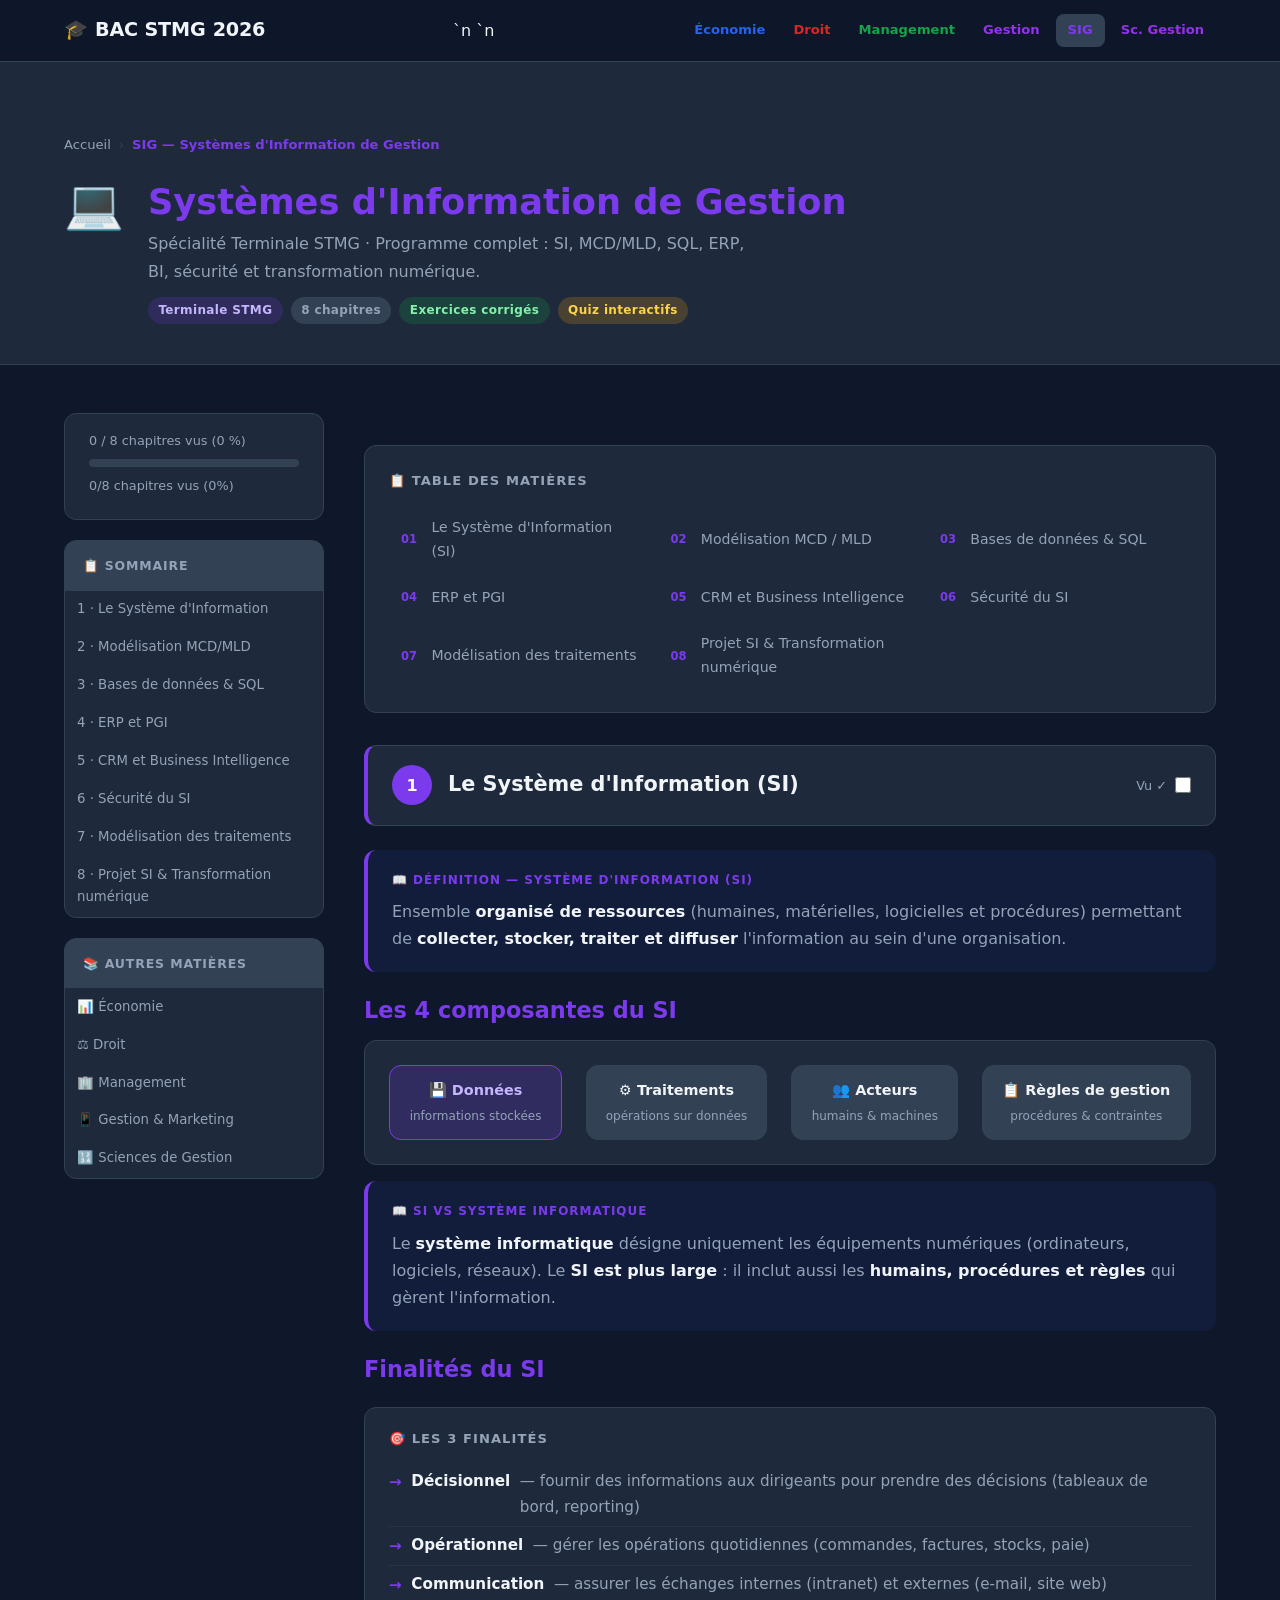
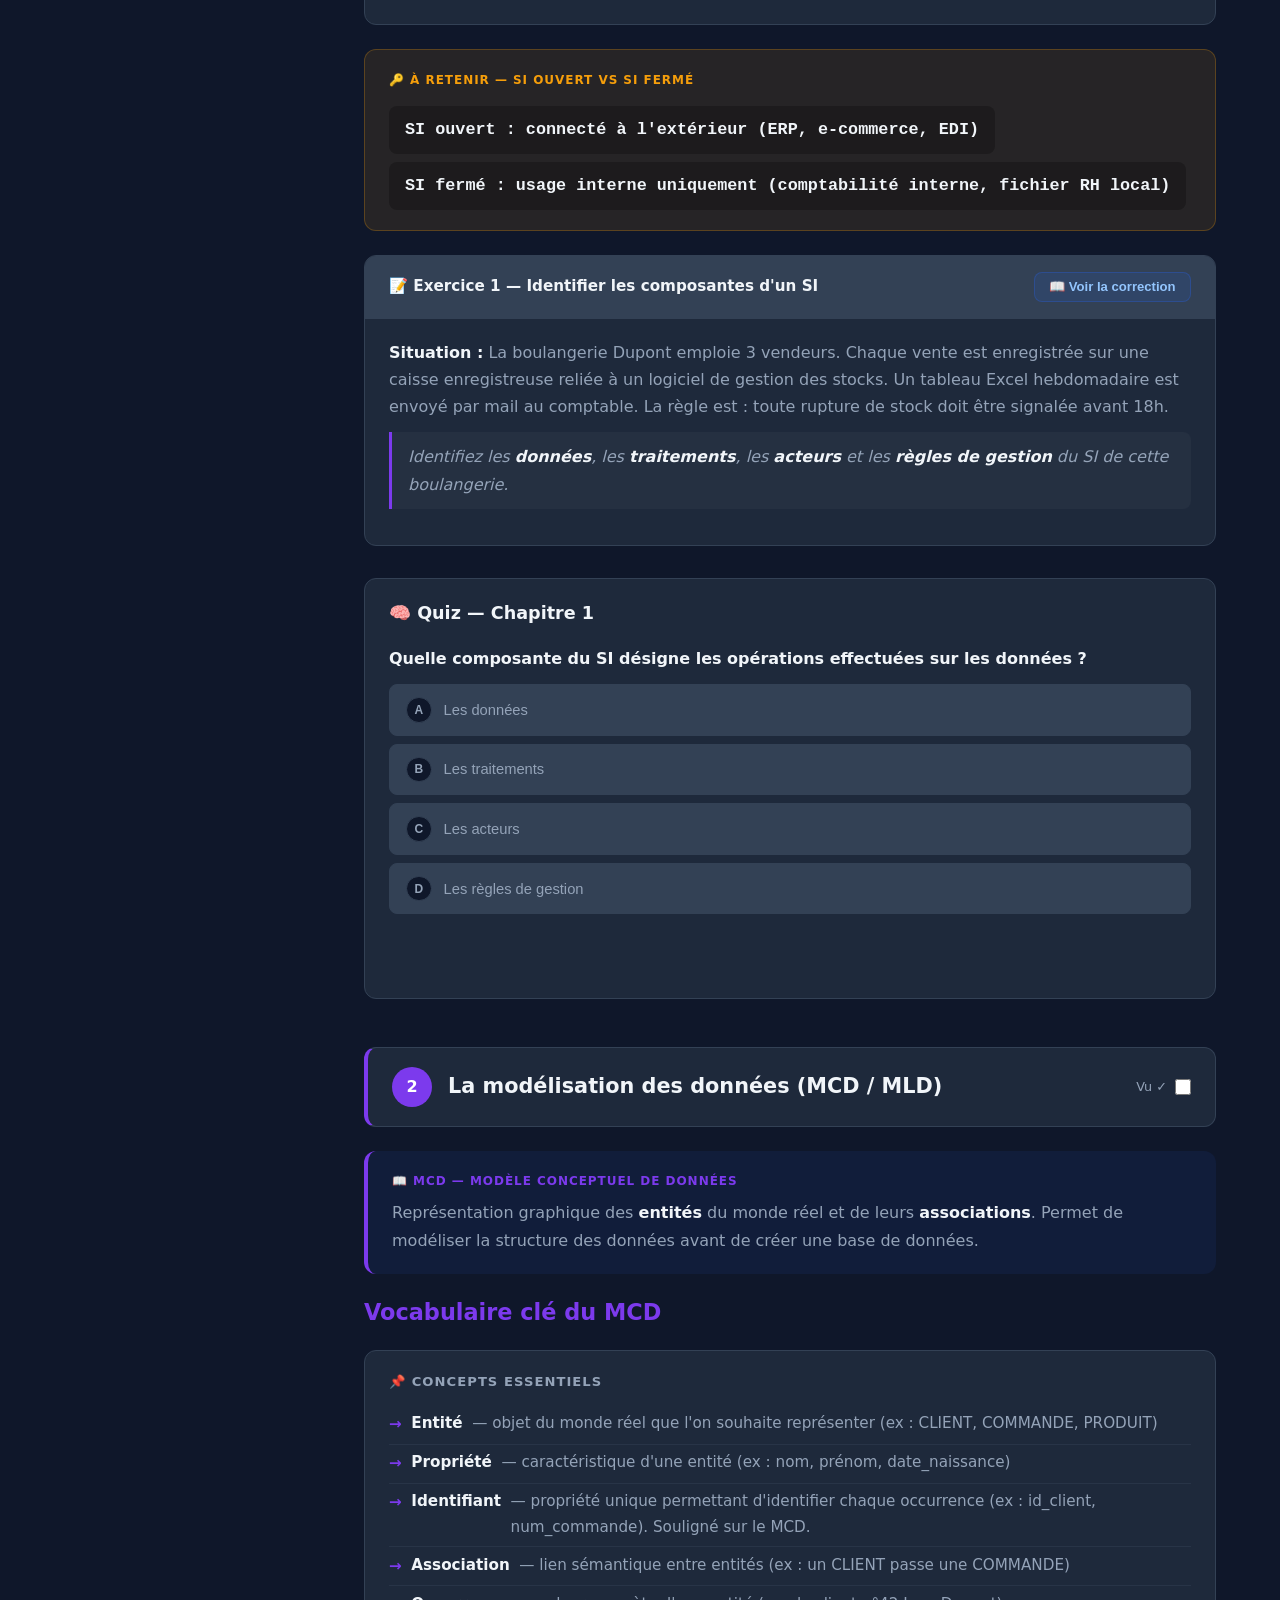
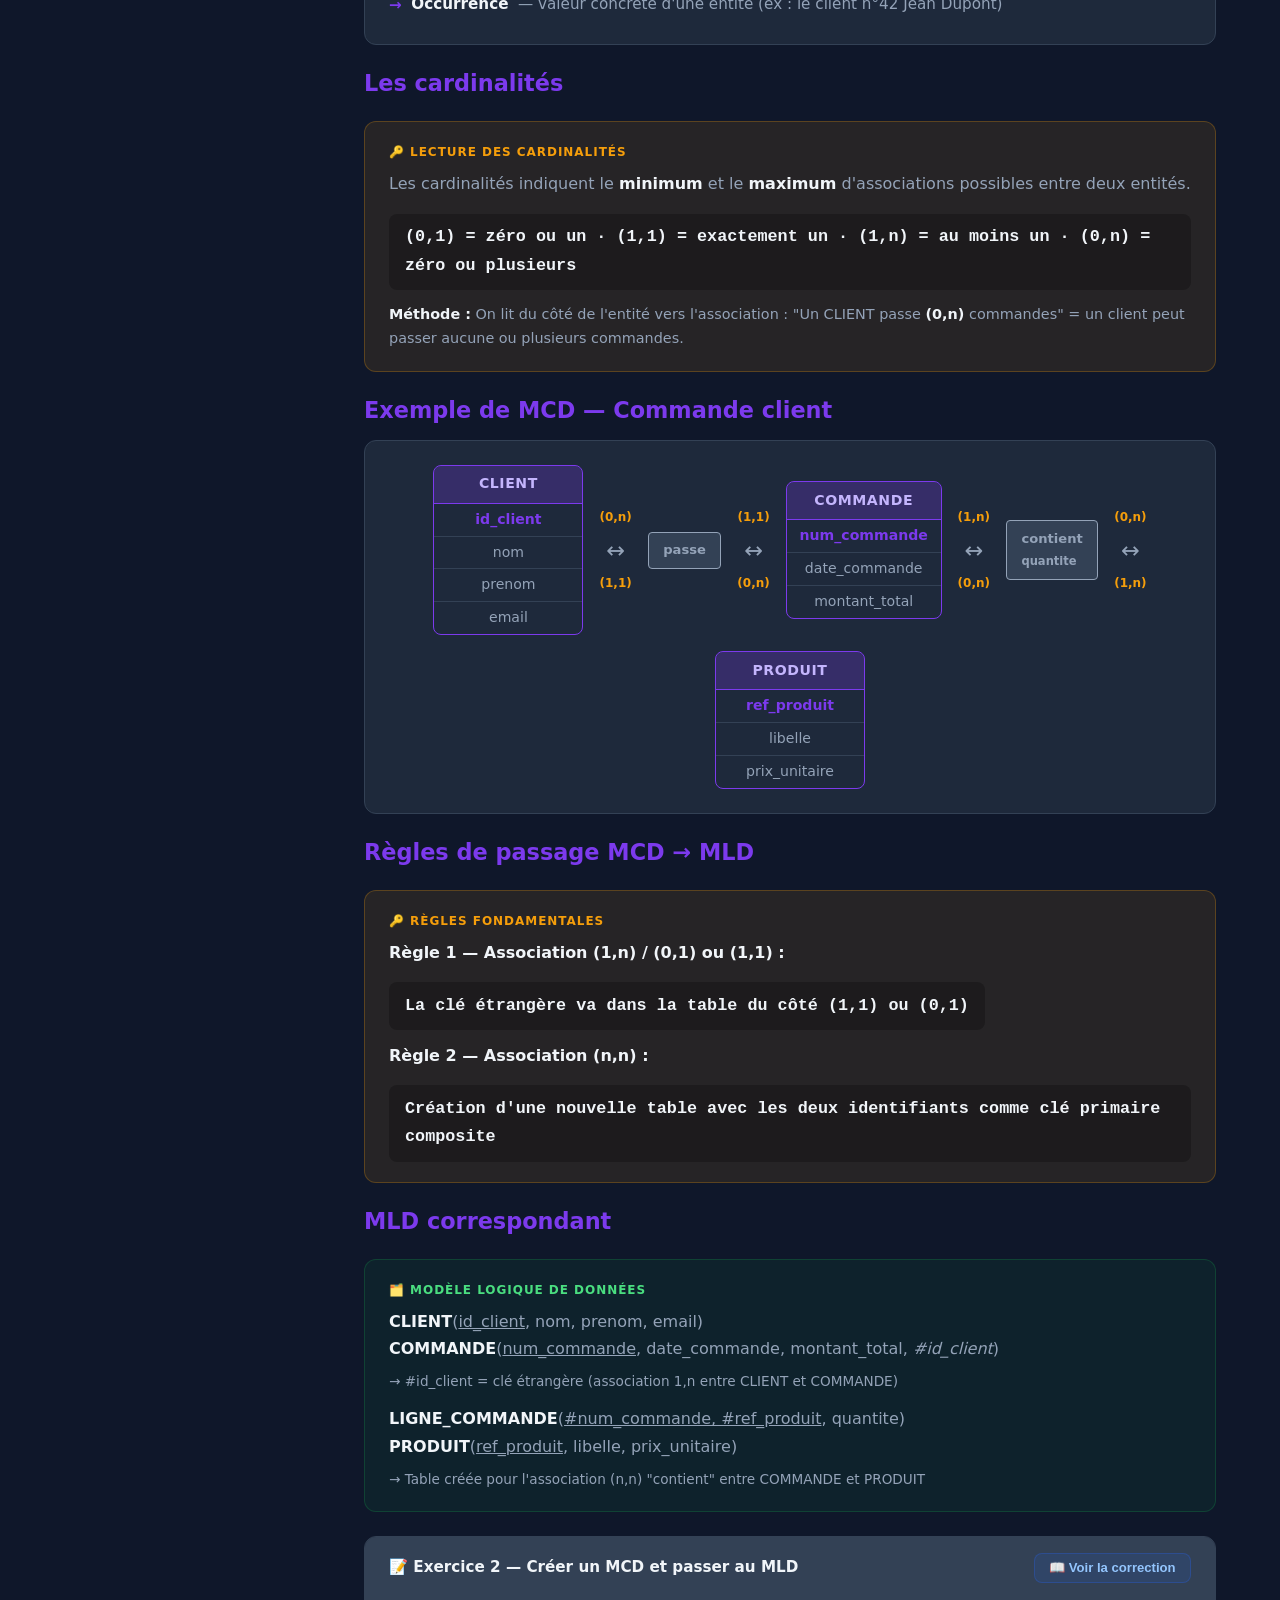
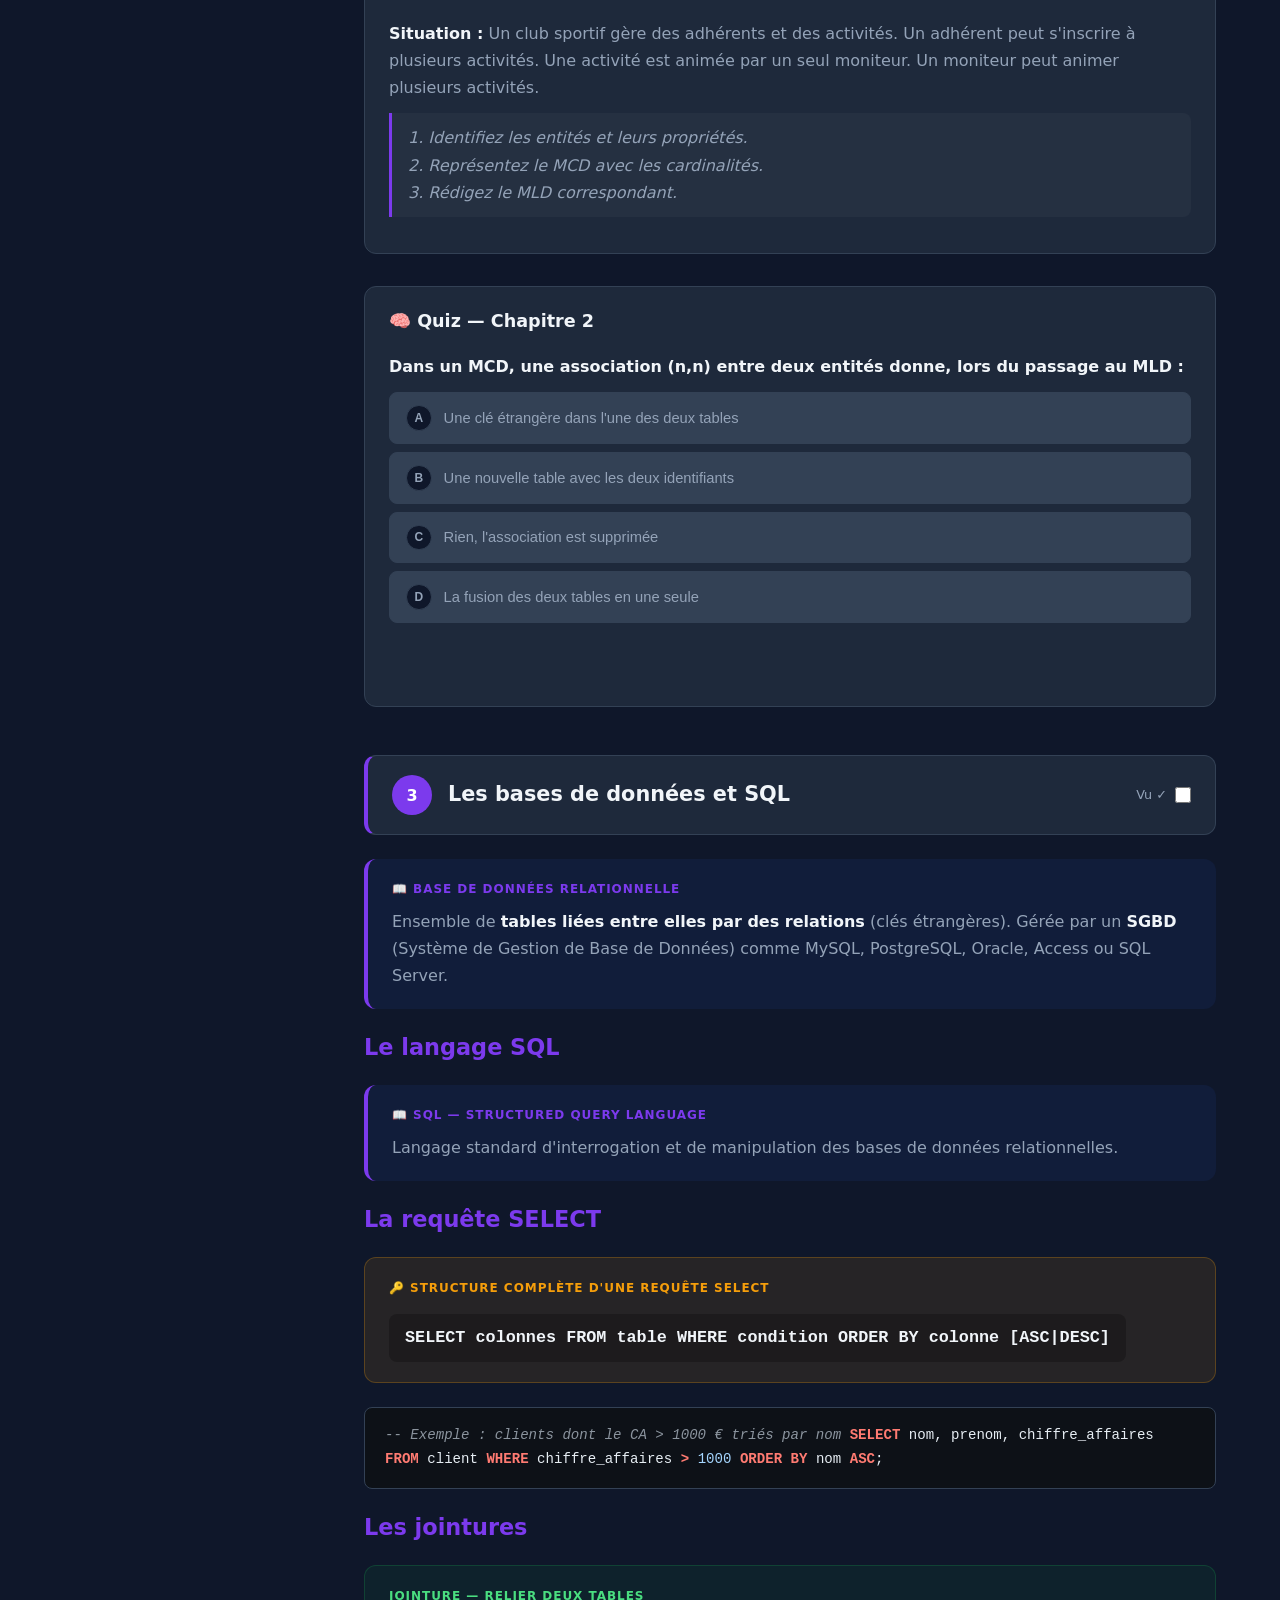
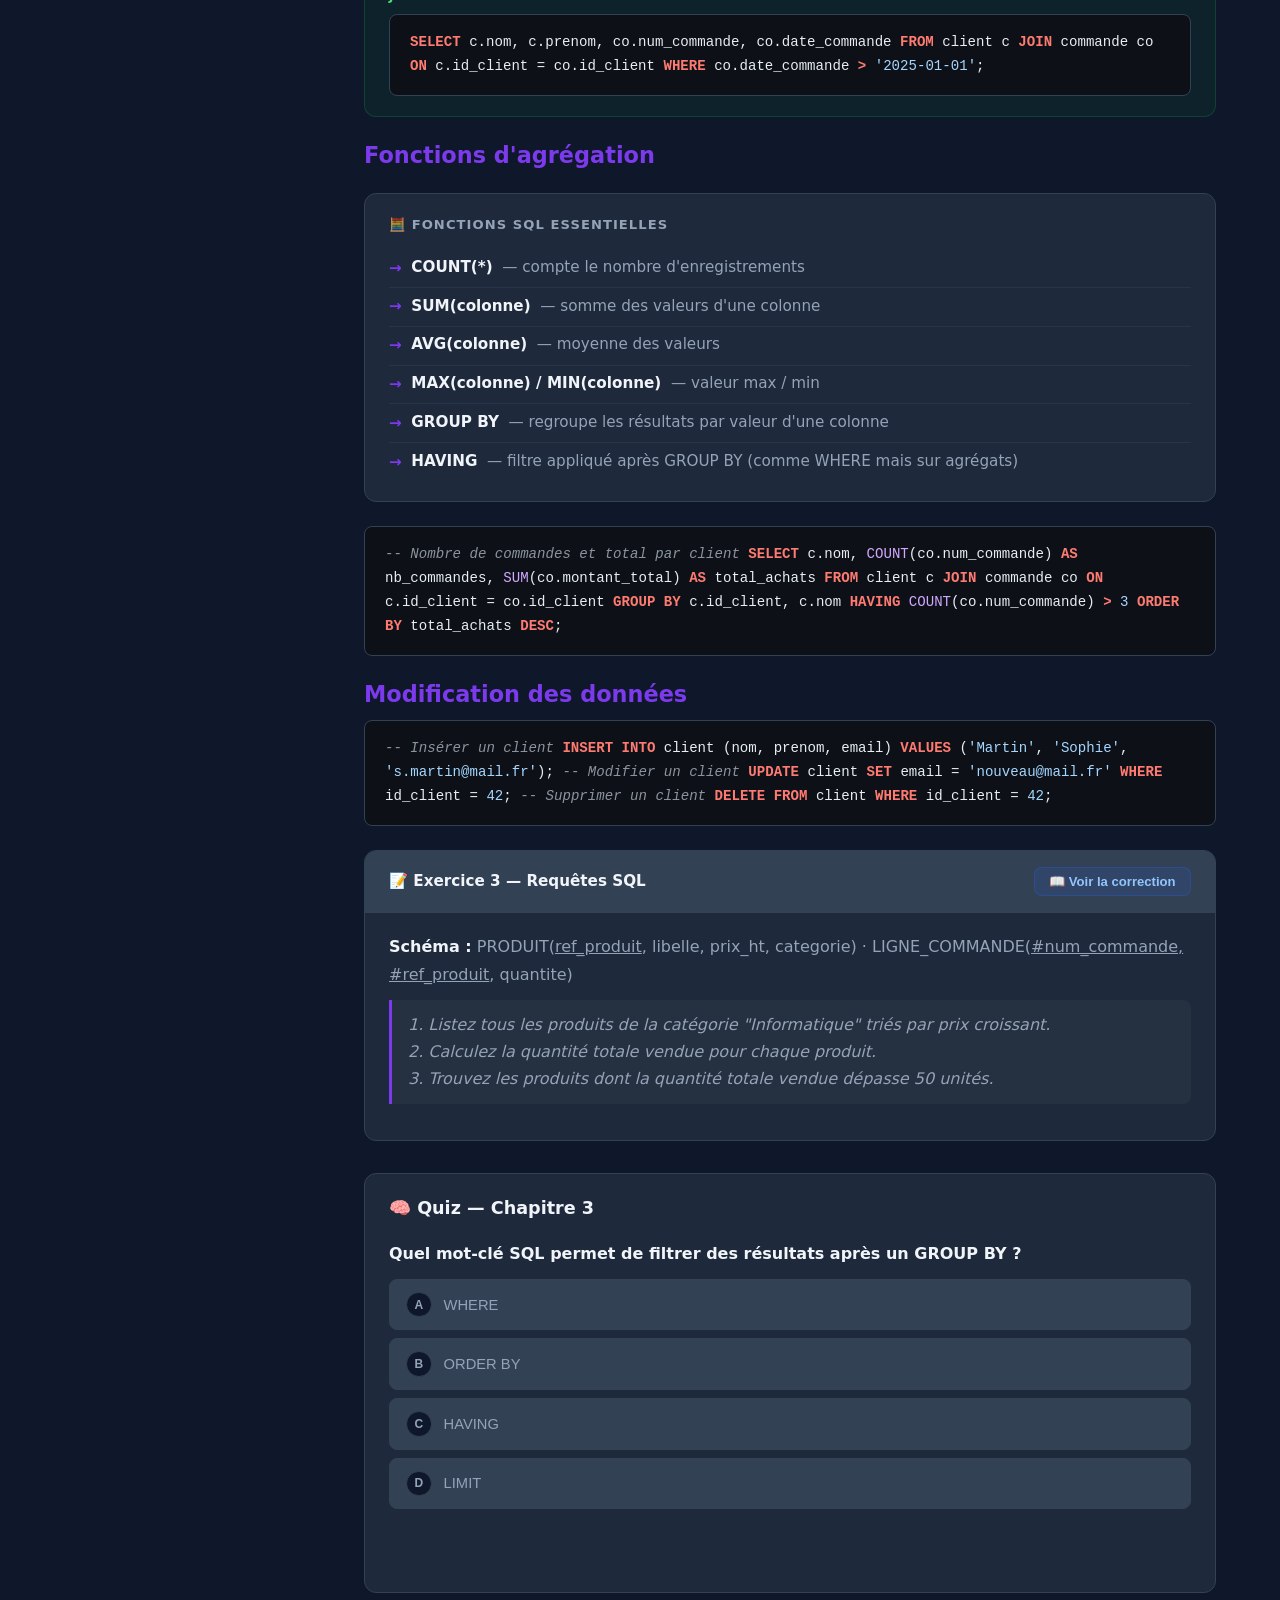
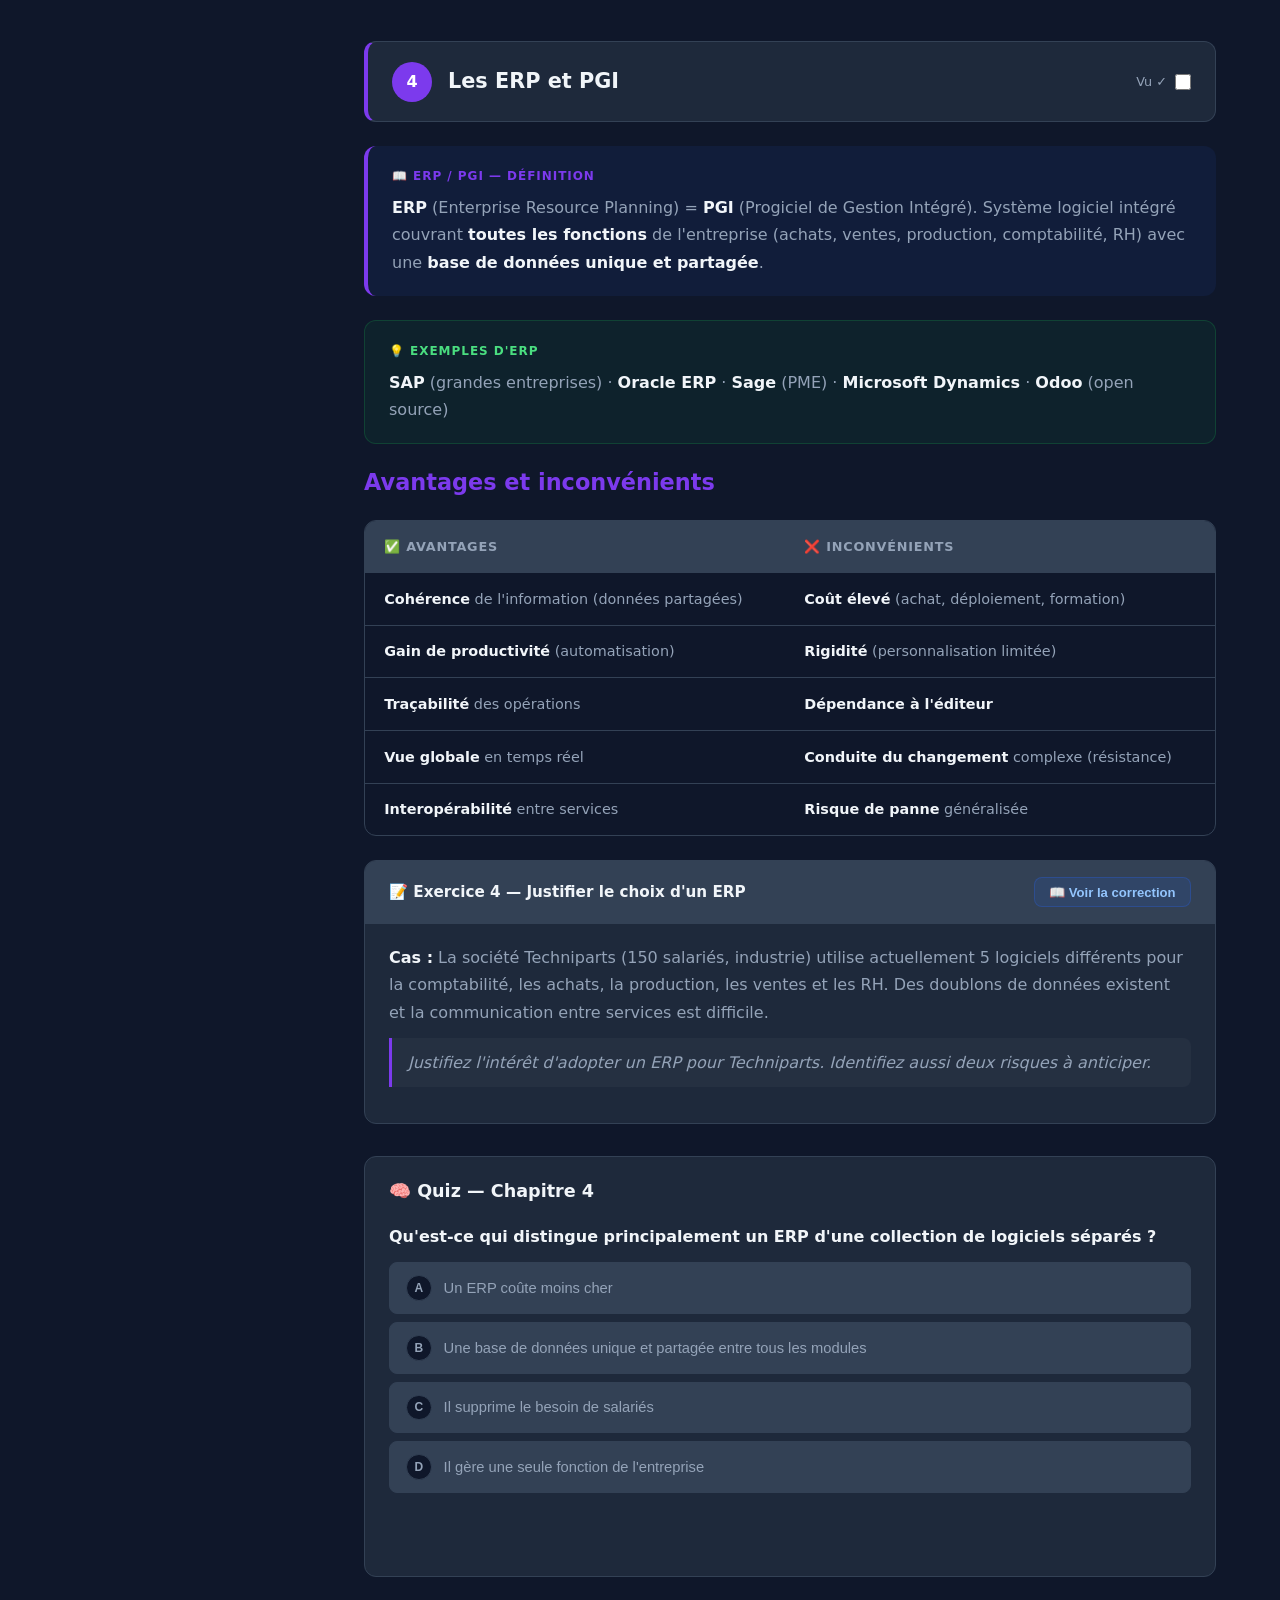
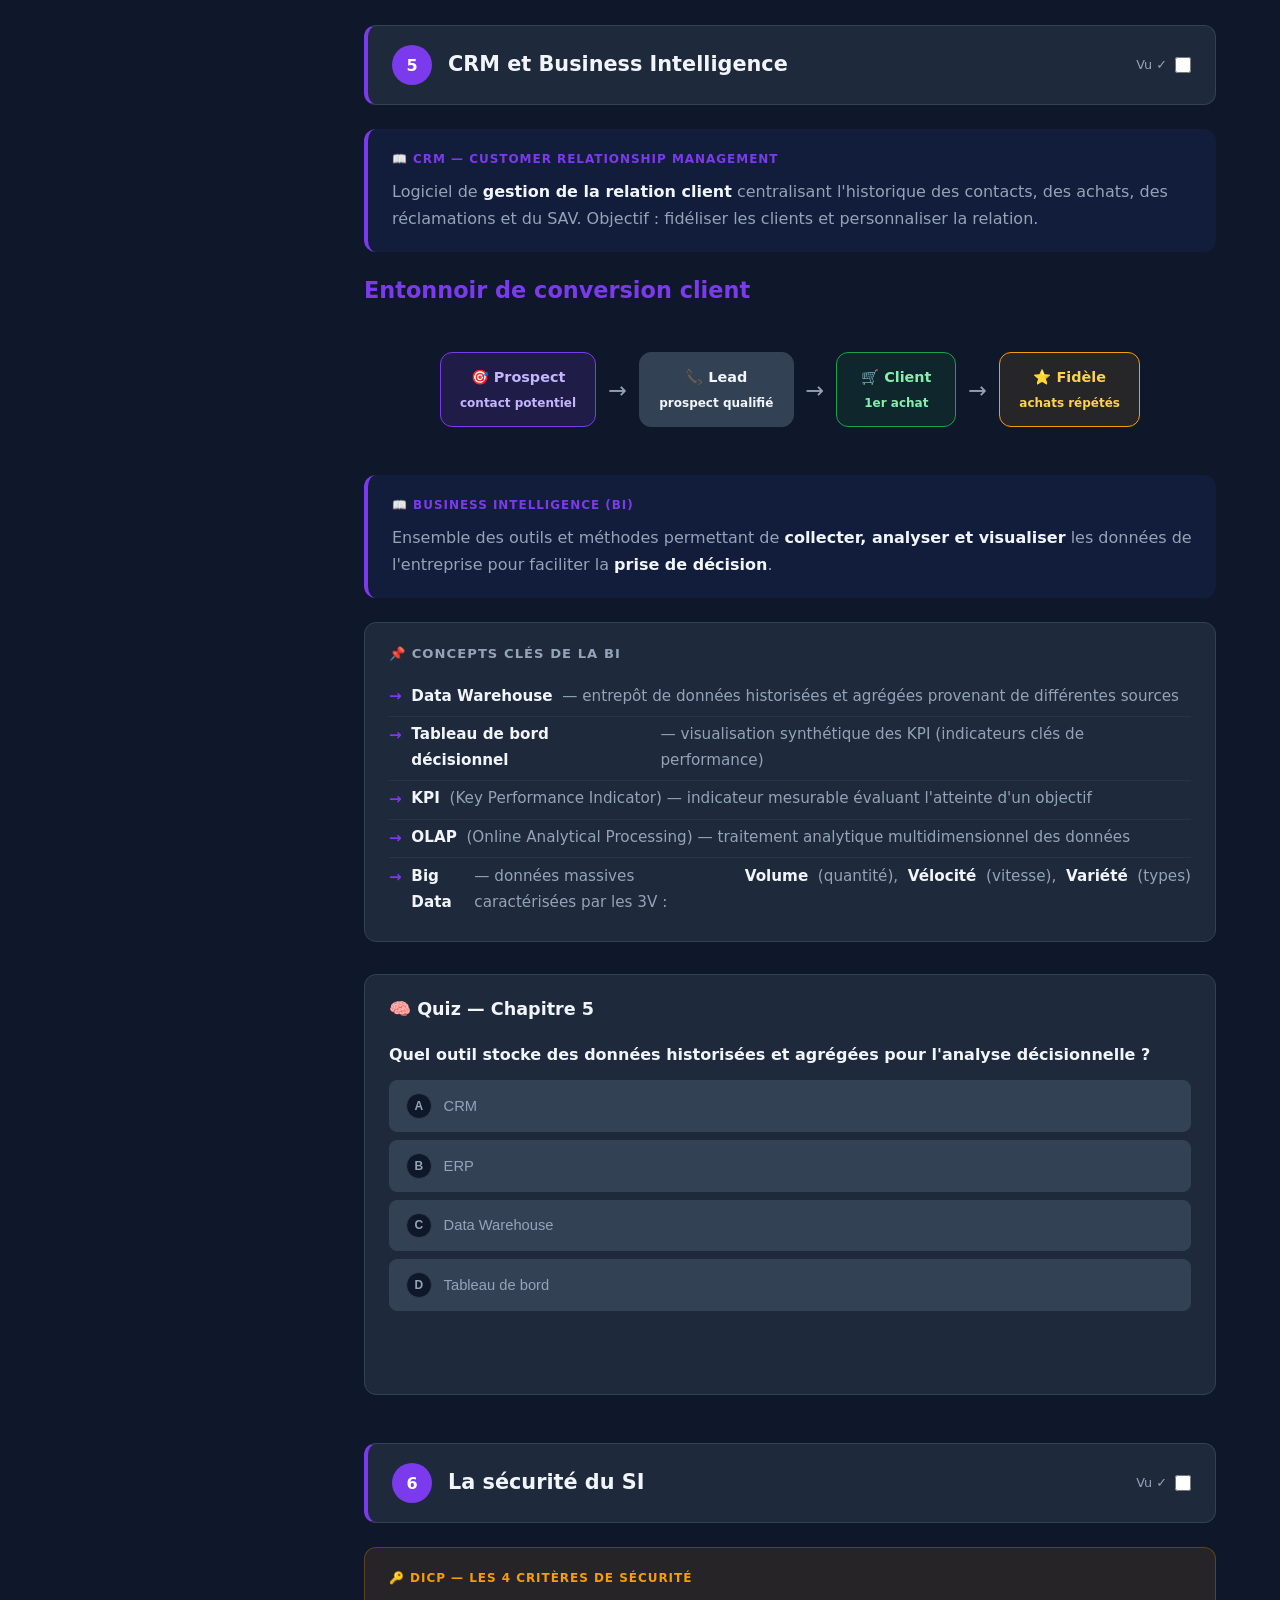
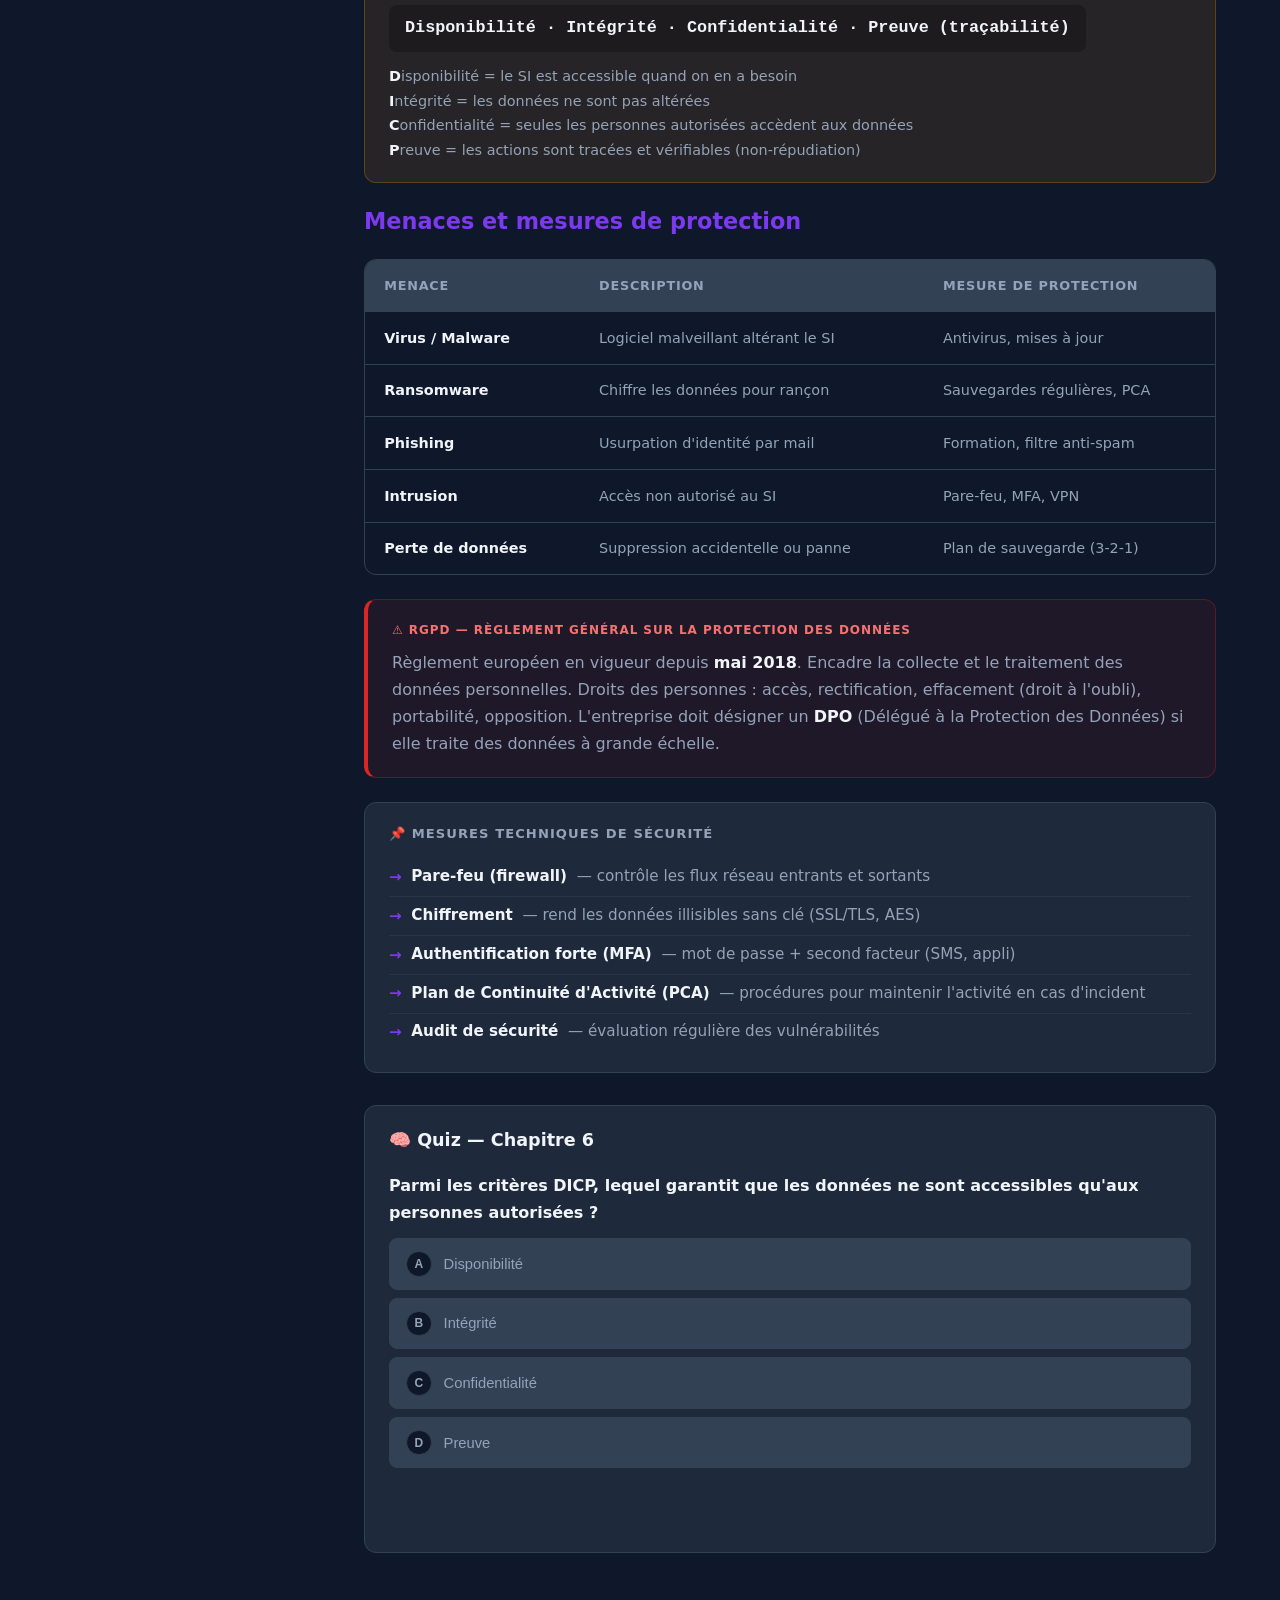
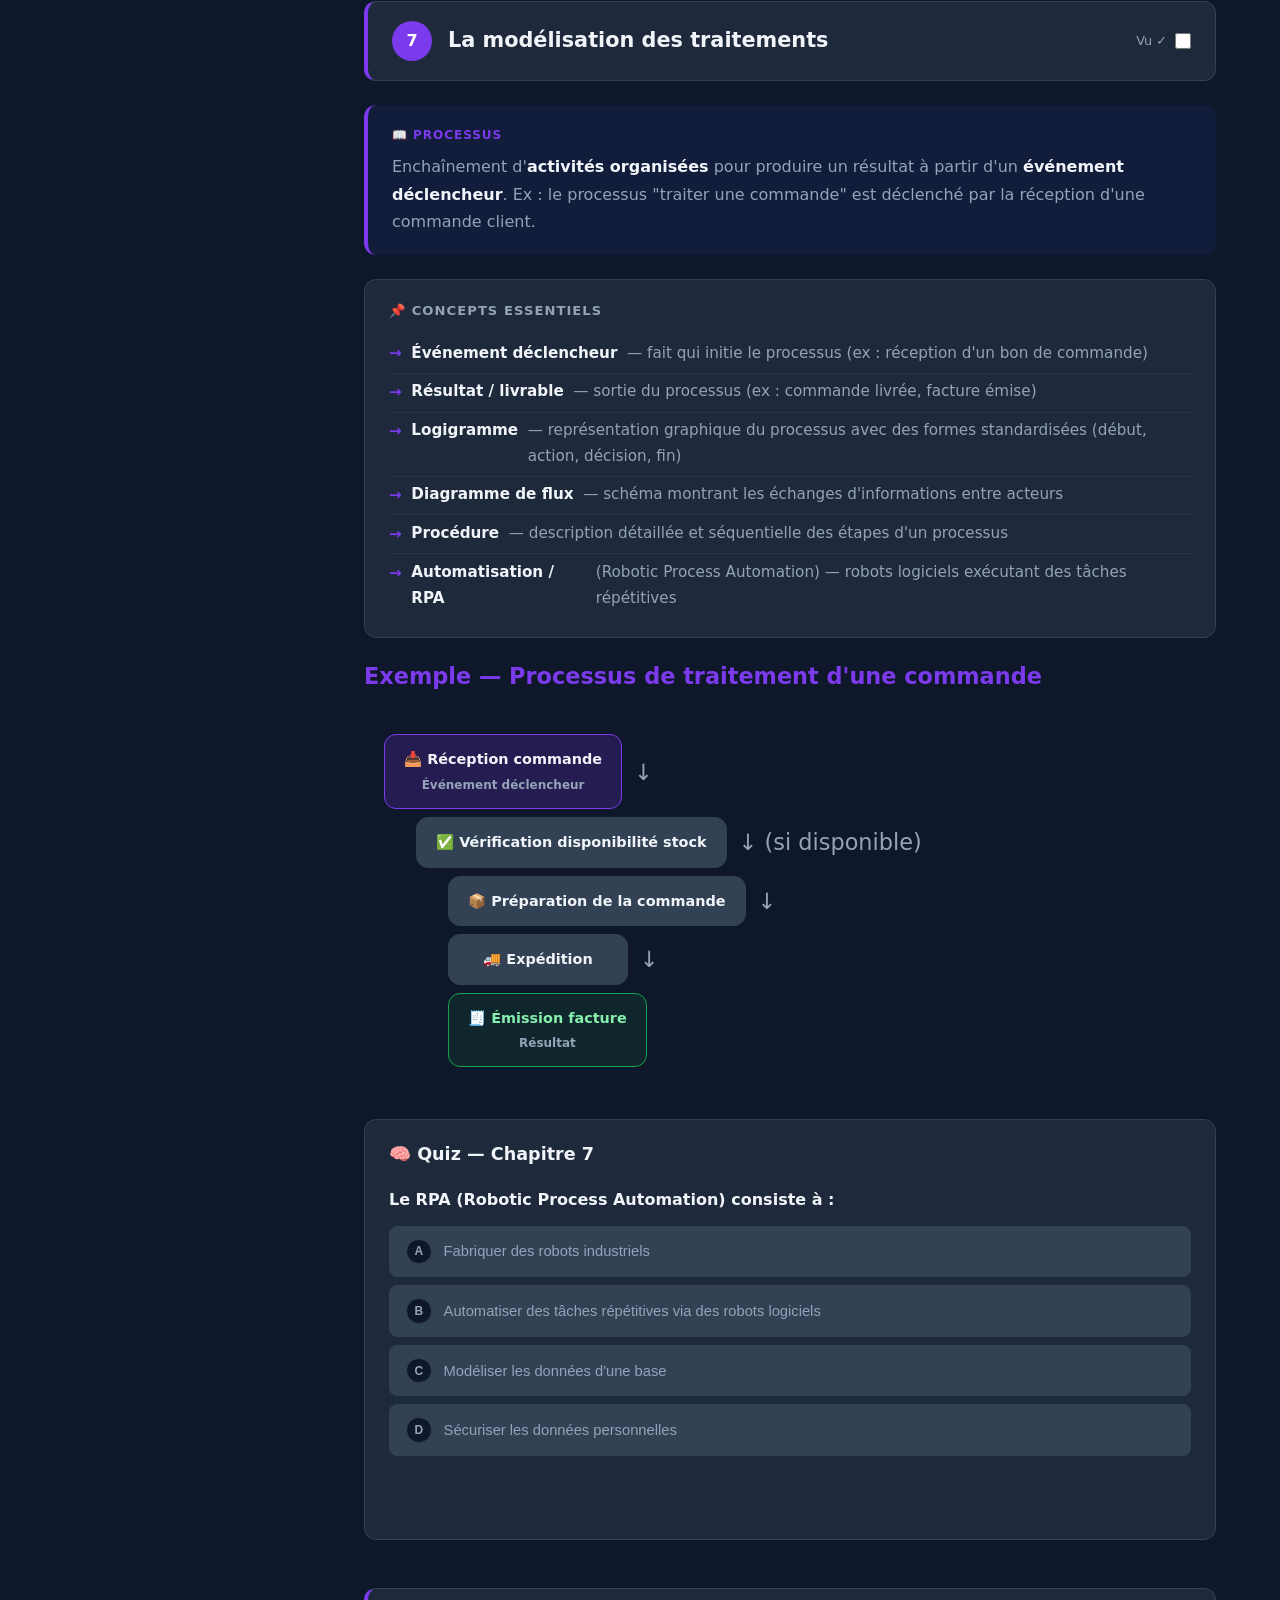
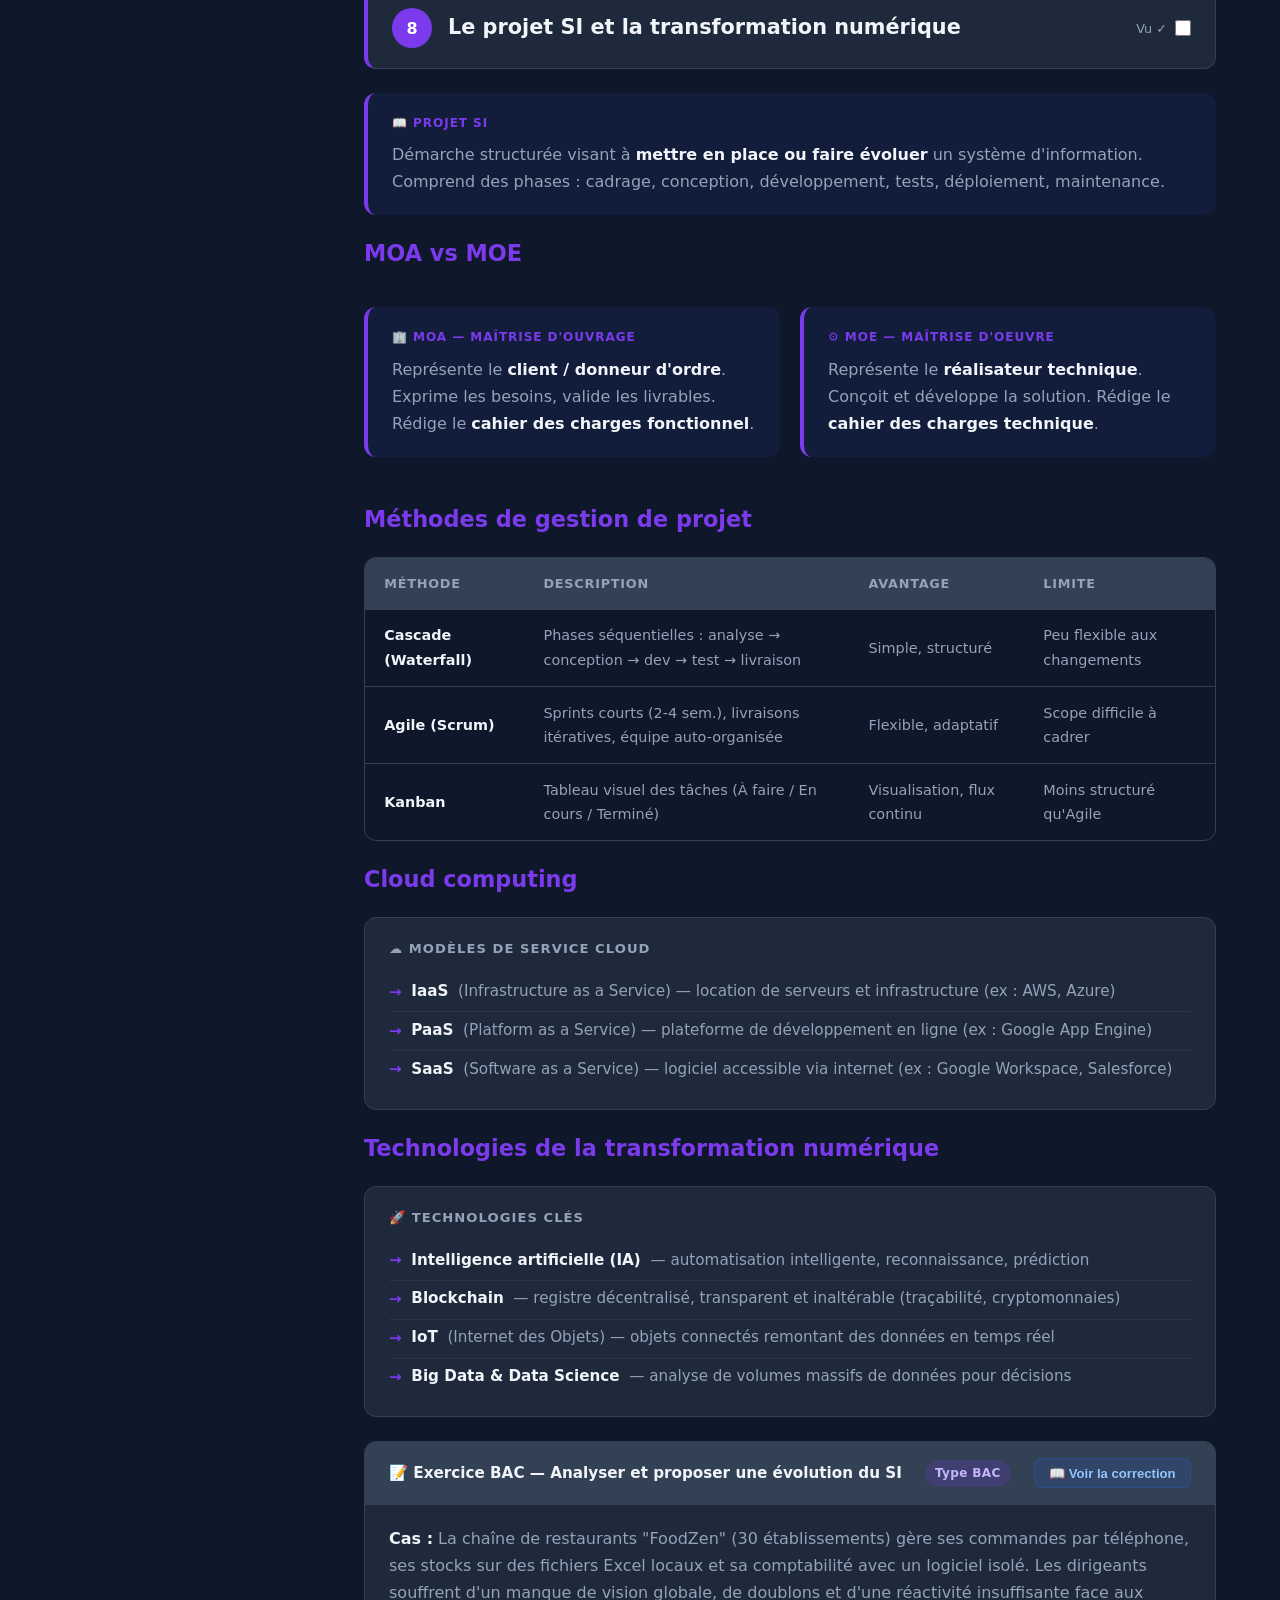
<file: sig.html>
﻿<!DOCTYPE html>
<html lang="fr">
<head>
  <meta charset="UTF-8">
  <meta name="viewport" content="width=device-width, initial-scale=1.0">
  <title>SIG — Systèmes d'Information de Gestion · BAC STMG 2026</title>
  <link rel="stylesheet" href="css/style.css">
  <style>
    .sig { --card-color: var(--sig); }
    .breadcrumb {
      display: flex; align-items: center; gap: .5rem;
      font-size: .82rem; color: var(--text2); padding: 1rem 0 0;
    }
    .breadcrumb a { color: var(--text2); transition: color var(--transition); }
    .breadcrumb a:hover { color: var(--sig); }
    .breadcrumb-sep { color: var(--border); }
    .breadcrumb-current { color: var(--sig); font-weight: 600; }
    .overall-progress-wrap {
      background: var(--bg2); border: 1px solid var(--border);
      border-radius: var(--radius); padding: 1rem 1.5rem; margin-bottom: 1.25rem;
    }
    .overall-progress-label {
      font-size: .8rem; color: var(--text2); margin-bottom: .4rem; display: block;
    }
    .overall-progress-fill {
      height: 100%; border-radius: 999px;
      background: linear-gradient(90deg, var(--sig), #a78bfa);
      transition: width .6s cubic-bezier(.4,0,.2,1);
    }
    .ch-done-wrap {
      display: flex; align-items: center; gap: .5rem;
      font-size: .82rem; color: var(--text2); margin-left: auto;
    }
    .ch-done { accent-color: var(--sig); width: 1rem; height: 1rem; cursor: pointer; }
    .sql-block {
      font-family: 'Courier New', monospace; font-size: .88rem;
      background: #0d1117; border: 1px solid var(--border);
      border-radius: 8px; padding: 1rem 1.25rem; color: #e6edf3;
      line-height: 1.7; margin: .75rem 0; overflow-x: auto;
    }
    .sql-kw { color: #ff7b72; font-weight: 700; }
    .sql-fn { color: #d2a8ff; }
    .sql-str { color: #a5d6ff; }
    .sql-cmt { color: #8b949e; font-style: italic; }
    .mcd-table {
      border: 1.5px solid var(--sig); border-radius: 8px;
      overflow: hidden; display: inline-block; min-width: 150px;
      text-align: center; font-size: .88rem;
    }
    .mcd-table-head {
      background: rgba(124,58,237,.25); color: #c4b5fd;
      font-weight: 700; padding: .4rem .8rem;
      border-bottom: 1.5px solid var(--sig); letter-spacing: .04em;
    }
    .mcd-table-row { padding: .25rem .8rem; color: var(--text2); border-bottom: 1px solid var(--border); }
    .mcd-table-row:last-child { border-bottom: none; }
    .mcd-table-row.pk { color: var(--sig); font-weight: 700; }
    .mcd-table-row.fk { color: #f59e0b; }
    .mcd-assoc {
      border: 1.5px solid var(--text2); border-radius: 4px;
      display: inline-block; padding: .4rem .9rem;
      font-size: .82rem; color: var(--text2);
      background: var(--bg3); font-weight: 600;
    }
    .mcd-wrap {
      display: flex; align-items: center; gap: 1rem;
      flex-wrap: wrap; justify-content: center;
      padding: 1.5rem; background: var(--bg2);
      border: 1px solid var(--border); border-radius: var(--radius);
      margin: 1rem 0;
    }
    .cardinality { font-size: .75rem; color: var(--amber); font-weight: 700; }
    .mcd-leg { display: flex; flex-direction: column; align-items: center; gap: .25rem; }
  </style>
</head>
<body class="sig">

<!-- ══ NAVBAR ══════════════════════════════════════════════════ -->
<nav class="navbar">
  <div class="container navbar-inner">
    <a href="index.html" class="navbar-logo">🎓 <span>BAC STMG</span> 2026</a>`n      <button class="nav-hamburger" id="navToggle" aria-label="Menu" aria-expanded="false">☰</button>`n      <div class="navbar-links" id="navLinks">
      <a href="economie.html" class="nav-eco">Économie</a>
      <a href="droit.html" class="nav-droit">Droit</a>
      <a href="management.html" class="nav-mgmt">Management</a>
      <a href="gestion-marketing.html" class="nav-sg">Gestion</a>
      <a href="sig.html" class="nav-sig" style="font-weight:700;">SIG</a>
      <a href="sciences-gestion.html" class="nav-sg">Sc. Gestion</a>
    </div>
  </div>
</nav>

<!-- ══ PAGE HEADER ════════════════════════════════════════════ -->
<div class="page-header">
  <div class="container">
    <div class="breadcrumb">
      <a href="index.html">Accueil</a>
      <span class="breadcrumb-sep">›</span>
      <span class="breadcrumb-current">SIG — Systèmes d'Information de Gestion</span>
    </div>
    <div class="page-header-inner" style="margin-top:1.5rem;">
      <div class="page-header-icon">💻</div>
      <div class="page-header-text">
        <h1 style="color:var(--sig);">Systèmes d'Information de Gestion</h1>
        <p>Spécialité Terminale STMG · Programme complet : SI, MCD/MLD, SQL, ERP, BI, sécurité et transformation numérique.</p>
        <div class="page-header-badges">
          <span class="badge badge-sig">Terminale STMG</span>
          <span class="badge badge-neutral">8 chapitres</span>
          <span class="badge badge-success">Exercices corrigés</span>
          <span class="badge badge-warning">Quiz interactifs</span>
        </div>
      </div>
    </div>
  </div>
</div>

<!-- ══ LAYOUT PRINCIPAL ════════════════════════════════════════ -->
<div class="container">
  <div class="page-layout">

    <!-- ── Sidebar ─────────────────────────────────────────── -->
    <aside class="sidebar">

      <!-- Progression globale -->
      <div class="overall-progress-wrap">
        <span class="overall-progress-label">Progression</span>
        <div class="progress-bar-wrap">
          <div class="progress-bar-fill overall-progress-fill" style="width:0%"></div>
        </div>
        <span class="overall-progress-label" style="margin-top:.35rem;" id="prog-label">0/8 chapitres vus (0%)</span>
      </div>

      <!-- TOC sidebar -->
      <div class="sidebar-card">
        <div class="sidebar-card-header">📋 Sommaire</div>
        <a href="#ch1" class="sidebar-link">1 · Le Système d'Information</a>
        <a href="#ch2" class="sidebar-link">2 · Modélisation MCD/MLD</a>
        <a href="#ch3" class="sidebar-link">3 · Bases de données & SQL</a>
        <a href="#ch4" class="sidebar-link">4 · ERP et PGI</a>
        <a href="#ch5" class="sidebar-link">5 · CRM et Business Intelligence</a>
        <a href="#ch6" class="sidebar-link">6 · Sécurité du SI</a>
        <a href="#ch7" class="sidebar-link">7 · Modélisation des traitements</a>
        <a href="#ch8" class="sidebar-link">8 · Projet SI & Transformation numérique</a>
      </div>

      <!-- Autres matières -->
      <div class="sidebar-card">
        <div class="sidebar-card-header">📚 Autres matières</div>
        <a href="economie.html" class="sidebar-link">📊 Économie</a>
        <a href="droit.html" class="sidebar-link">⚖️ Droit</a>
        <a href="management.html" class="sidebar-link">🏢 Management</a>
        <a href="gestion-marketing.html" class="sidebar-link">📱 Gestion & Marketing</a>
        <a href="sciences-gestion.html" class="sidebar-link">🔢 Sciences de Gestion</a>
      </div>

    </aside>

    <!-- ── Contenu principal ───────────────────────────────── -->
    <main>

      <!-- TOC inline -->
      <div class="toc">
        <div class="toc-title">📋 Table des matières</div>
        <div class="toc-grid">
          <a href="#ch1" class="toc-item"><span class="toc-item-num">01</span>Le Système d'Information (SI)</a>
          <a href="#ch2" class="toc-item"><span class="toc-item-num">02</span>Modélisation MCD / MLD</a>
          <a href="#ch3" class="toc-item"><span class="toc-item-num">03</span>Bases de données & SQL</a>
          <a href="#ch4" class="toc-item"><span class="toc-item-num">04</span>ERP et PGI</a>
          <a href="#ch5" class="toc-item"><span class="toc-item-num">05</span>CRM et Business Intelligence</a>
          <a href="#ch6" class="toc-item"><span class="toc-item-num">06</span>Sécurité du SI</a>
          <a href="#ch7" class="toc-item"><span class="toc-item-num">07</span>Modélisation des traitements</a>
          <a href="#ch8" class="toc-item"><span class="toc-item-num">08</span>Projet SI & Transformation numérique</a>
        </div>
      </div>

      <!-- ══════════════════════════════════════════════════
           CHAPITRE 1 — Le Système d'Information
      ══════════════════════════════════════════════════ -->
      <section id="ch1" class="chapter">
        <div class="chapter-header">
          <div class="chapter-number">1</div>
          <h2>Le Système d'Information (SI)</h2>
          <div class="ch-done-wrap">
            <label for="done-ch1" style="font-size:.8rem;color:var(--text2);">Vu ✓</label>
            <input type="checkbox" id="done-ch1" class="ch-done">
          </div>
        </div>

        <div class="def-box">
          <div class="def-title">📖 Définition — Système d'Information (SI)</div>
          <p>Ensemble <strong>organisé de ressources</strong> (humaines, matérielles, logicielles et procédures) permettant de <strong>collecter, stocker, traiter et diffuser</strong> l'information au sein d'une organisation.</p>
        </div>

        <h3 style="color:var(--sig);margin:1.5rem 0 .75rem;">Les 4 composantes du SI</h3>

        <!-- Schéma composantes -->
        <div class="mcd-wrap" style="gap:1.5rem;">
          <div style="text-align:center;">
            <div class="schema-box accent" style="background:rgba(124,58,237,.2);border-color:var(--sig);color:#c4b5fd;min-width:140px;">💾 Données<br><small style="font-weight:400;font-size:.75rem;color:var(--text2);">informations stockées</small></div>
          </div>
          <div style="text-align:center;">
            <div class="schema-box" style="min-width:140px;">⚙️ Traitements<br><small style="font-weight:400;font-size:.75rem;color:var(--text2);">opérations sur données</small></div>
          </div>
          <div style="text-align:center;">
            <div class="schema-box" style="min-width:140px;">👥 Acteurs<br><small style="font-weight:400;font-size:.75rem;color:var(--text2);">humains & machines</small></div>
          </div>
          <div style="text-align:center;">
            <div class="schema-box" style="min-width:140px;">📋 Règles de gestion<br><small style="font-weight:400;font-size:.75rem;color:var(--text2);">procédures & contraintes</small></div>
          </div>
        </div>

        <div class="def-box" style="margin-top:1rem;">
          <div class="def-title">📖 SI vs Système informatique</div>
          <p>Le <strong>système informatique</strong> désigne uniquement les équipements numériques (ordinateurs, logiciels, réseaux). Le <strong>SI est plus large</strong> : il inclut aussi les <strong>humains, procédures et règles</strong> qui gèrent l'information.</p>
        </div>

        <h3 style="color:var(--sig);margin:1.5rem 0 .75rem;">Finalités du SI</h3>
        <div class="key-points">
          <div class="key-points-title">🎯 Les 3 finalités</div>
          <ul>
            <li><strong>Décisionnel</strong> — fournir des informations aux dirigeants pour prendre des décisions (tableaux de bord, reporting)</li>
            <li><strong>Opérationnel</strong> — gérer les opérations quotidiennes (commandes, factures, stocks, paie)</li>
            <li><strong>Communication</strong> — assurer les échanges internes (intranet) et externes (e-mail, site web)</li>
          </ul>
        </div>

        <div class="formula-box">
          <div class="formula-title">🔑 À retenir — SI ouvert vs SI fermé</div>
          <div class="formula"><strong>SI ouvert</strong> : connecté à l'extérieur (ERP, e-commerce, EDI)</div>
          <div class="formula" style="margin-top:.5rem;"><strong>SI fermé</strong> : usage interne uniquement (comptabilité interne, fichier RH local)</div>
        </div>

        <!-- Exercice 1 -->
        <div class="exercise">
          <div class="exercise-header">
            <h4>📝 Exercice 1 — Identifier les composantes d'un SI</h4>
            <button class="correction-toggle btn btn-sm">📖 Voir la correction</button>
          </div>
          <div class="exercise-body">
            <p><strong>Situation :</strong> La boulangerie Dupont emploie 3 vendeurs. Chaque vente est enregistrée sur une caisse enregistreuse reliée à un logiciel de gestion des stocks. Un tableau Excel hebdomadaire est envoyé par mail au comptable. La règle est : toute rupture de stock doit être signalée avant 18h.</p>
            <div class="exercise-question">
              Identifiez les <strong>données</strong>, les <strong>traitements</strong>, les <strong>acteurs</strong> et les <strong>règles de gestion</strong> du SI de cette boulangerie.
            </div>
            <div class="correction-content">
              <div class="example-box">
                <div class="example-title">✅ Correction</div>
                <p><strong>Données :</strong> quantités vendues, prix, niveaux de stock, coordonnées fournisseurs</p>
                <p><strong>Traitements :</strong> enregistrement des ventes, mise à jour des stocks, génération du tableau Excel, envoi du mail</p>
                <p><strong>Acteurs :</strong> vendeurs (saisie), caisse enregistreuse, logiciel de gestion, comptable (réception)</p>
                <p><strong>Règles de gestion :</strong> toute rupture de stock signalée avant 18h ; envoi hebdomadaire du tableau au comptable</p>
              </div>
            </div>
          </div>
        </div>

        <!-- Quiz ch1 -->
        <div class="quiz-section">
          <h3>🧠 Quiz — Chapitre 1</h3>
          <div class="quiz-question">
            <p>Quelle composante du SI désigne les opérations effectuées sur les données ?</p>
            <div class="quiz-options">
              <button class="quiz-option" data-correct="false" data-wrong-msg="Les données sont les informations stockées, pas les opérations.">
                <span class="quiz-option-letter">A</span> Les données
              </button>
              <button class="quiz-option" data-correct="true" data-right-msg="Exact ! Les traitements sont les opérations (calculs, tri, mise à jour) réalisées sur les données.">
                <span class="quiz-option-letter">B</span> Les traitements
              </button>
              <button class="quiz-option" data-correct="false" data-wrong-msg="Les acteurs sont les personnes ou machines qui utilisent le SI.">
                <span class="quiz-option-letter">C</span> Les acteurs
              </button>
              <button class="quiz-option" data-correct="false" data-wrong-msg="Les règles de gestion sont les procédures et contraintes encadrant l'usage du SI.">
                <span class="quiz-option-letter">D</span> Les règles de gestion
              </button>
            </div>
            <div class="quiz-feedback"></div>
          </div>
        </div>
      </section>

      <!-- ══════════════════════════════════════════════════
           CHAPITRE 2 — Modélisation MCD/MLD
      ══════════════════════════════════════════════════ -->
      <section id="ch2" class="chapter">
        <div class="chapter-header">
          <div class="chapter-number">2</div>
          <h2>La modélisation des données (MCD / MLD)</h2>
          <div class="ch-done-wrap">
            <label for="done-ch2" style="font-size:.8rem;color:var(--text2);">Vu ✓</label>
            <input type="checkbox" id="done-ch2" class="ch-done">
          </div>
        </div>

        <div class="def-box">
          <div class="def-title">📖 MCD — Modèle Conceptuel de Données</div>
          <p>Représentation graphique des <strong>entités</strong> du monde réel et de leurs <strong>associations</strong>. Permet de modéliser la structure des données avant de créer une base de données.</p>
        </div>

        <h3 style="color:var(--sig);margin:1.5rem 0 .75rem;">Vocabulaire clé du MCD</h3>
        <div class="key-points">
          <div class="key-points-title">📌 Concepts essentiels</div>
          <ul>
            <li><strong>Entité</strong> — objet du monde réel que l'on souhaite représenter (ex : CLIENT, COMMANDE, PRODUIT)</li>
            <li><strong>Propriété</strong> — caractéristique d'une entité (ex : nom, prénom, date_naissance)</li>
            <li><strong>Identifiant</strong> — propriété unique permettant d'identifier chaque occurrence (ex : id_client, num_commande). Souligné sur le MCD.</li>
            <li><strong>Association</strong> — lien sémantique entre entités (ex : un CLIENT passe une COMMANDE)</li>
            <li><strong>Occurrence</strong> — valeur concrète d'une entité (ex : le client n°42 Jean Dupont)</li>
          </ul>
        </div>

        <h3 style="color:var(--sig);margin:1.5rem 0 .75rem;">Les cardinalités</h3>
        <div class="formula-box">
          <div class="formula-title">🔑 Lecture des cardinalités</div>
          <p style="color:var(--text2);margin-bottom:.5rem;">Les cardinalités indiquent le <strong>minimum</strong> et le <strong>maximum</strong> d'associations possibles entre deux entités.</p>
          <div class="formula">(0,1) = zéro ou un · (1,1) = exactement un · (1,n) = au moins un · (0,n) = zéro ou plusieurs</div>
          <p style="color:var(--text2);margin-top:.75rem;font-size:.9rem;"><strong>Méthode :</strong> On lit du côté de l'entité vers l'association : "Un CLIENT passe <strong>(0,n)</strong> commandes" = un client peut passer aucune ou plusieurs commandes.</p>
        </div>

        <!-- MCD exemple -->
        <h3 style="color:var(--sig);margin:1.5rem 0 .75rem;">Exemple de MCD — Commande client</h3>
        <div class="mcd-wrap">
          <div class="mcd-leg">
            <div class="mcd-table">
              <div class="mcd-table-head">CLIENT</div>
              <div class="mcd-table-row pk">id_client</div>
              <div class="mcd-table-row">nom</div>
              <div class="mcd-table-row">prenom</div>
              <div class="mcd-table-row">email</div>
            </div>
          </div>
          <div style="display:flex;flex-direction:column;align-items:center;gap:.25rem;">
            <span class="cardinality">(0,n)</span>
            <span style="color:var(--text2);font-size:1.4rem;">↔</span>
            <span class="cardinality">(1,1)</span>
          </div>
          <div class="mcd-leg">
            <div class="mcd-assoc">passe</div>
          </div>
          <div style="display:flex;flex-direction:column;align-items:center;gap:.25rem;">
            <span class="cardinality">(1,1)</span>
            <span style="color:var(--text2);font-size:1.4rem;">↔</span>
            <span class="cardinality">(0,n)</span>
          </div>
          <div class="mcd-leg">
            <div class="mcd-table">
              <div class="mcd-table-head">COMMANDE</div>
              <div class="mcd-table-row pk">num_commande</div>
              <div class="mcd-table-row">date_commande</div>
              <div class="mcd-table-row">montant_total</div>
            </div>
          </div>
          <div style="display:flex;flex-direction:column;align-items:center;gap:.25rem;">
            <span class="cardinality">(1,n)</span>
            <span style="color:var(--text2);font-size:1.4rem;">↔</span>
            <span class="cardinality">(0,n)</span>
          </div>
          <div class="mcd-leg">
            <div class="mcd-assoc">contient<br><small style="font-size:.72rem;color:var(--text2);">quantite</small></div>
          </div>
          <div style="display:flex;flex-direction:column;align-items:center;gap:.25rem;">
            <span class="cardinality">(0,n)</span>
            <span style="color:var(--text2);font-size:1.4rem;">↔</span>
            <span class="cardinality">(1,n)</span>
          </div>
          <div class="mcd-leg">
            <div class="mcd-table">
              <div class="mcd-table-head">PRODUIT</div>
              <div class="mcd-table-row pk">ref_produit</div>
              <div class="mcd-table-row">libelle</div>
              <div class="mcd-table-row">prix_unitaire</div>
            </div>
          </div>
        </div>

        <h3 style="color:var(--sig);margin:1.5rem 0 .75rem;">Règles de passage MCD → MLD</h3>
        <div class="formula-box">
          <div class="formula-title">🔑 Règles fondamentales</div>
          <p style="color:var(--text2);margin-bottom:.5rem;"><strong>Règle 1 — Association (1,n) / (0,1) ou (1,1) :</strong></p>
          <div class="formula">La clé étrangère va dans la table du côté (1,1) ou (0,1)</div>
          <p style="color:var(--text2);margin:.75rem 0 .5rem;"><strong>Règle 2 — Association (n,n) :</strong></p>
          <div class="formula">Création d'une nouvelle table avec les deux identifiants comme clé primaire composite</div>
        </div>

        <!-- MLD exemple -->
        <h3 style="color:var(--sig);margin:1.5rem 0 .75rem;">MLD correspondant</h3>
        <div class="example-box">
          <div class="example-title">🗂️ Modèle Logique de Données</div>
          <p><strong>CLIENT</strong>(<u>id_client</u>, nom, prenom, email)</p>
          <p><strong>COMMANDE</strong>(<u>num_commande</u>, date_commande, montant_total, <em>#id_client</em>)</p>
          <p style="margin-top:.5rem;font-size:.85rem;color:var(--text2);">→ #id_client = clé étrangère (association 1,n entre CLIENT et COMMANDE)</p>
          <p style="margin-top:.75rem;"><strong>LIGNE_COMMANDE</strong>(<u>#num_commande, #ref_produit</u>, quantite)</p>
          <p><strong>PRODUIT</strong>(<u>ref_produit</u>, libelle, prix_unitaire)</p>
          <p style="margin-top:.5rem;font-size:.85rem;color:var(--text2);">→ Table créée pour l'association (n,n) "contient" entre COMMANDE et PRODUIT</p>
        </div>

        <!-- Exercice 2 -->
        <div class="exercise">
          <div class="exercise-header">
            <h4>📝 Exercice 2 — Créer un MCD et passer au MLD</h4>
            <button class="correction-toggle btn btn-sm">📖 Voir la correction</button>
          </div>
          <div class="exercise-body">
            <p><strong>Situation :</strong> Un club sportif gère des adhérents et des activités. Un adhérent peut s'inscrire à plusieurs activités. Une activité est animée par un seul moniteur. Un moniteur peut animer plusieurs activités.</p>
            <div class="exercise-question">
              1. Identifiez les entités et leurs propriétés.<br>
              2. Représentez le MCD avec les cardinalités.<br>
              3. Rédigez le MLD correspondant.
            </div>
            <div class="correction-content">
              <div class="example-box">
                <div class="example-title">✅ Correction</div>
                <p><strong>1. Entités :</strong></p>
                <p>ADHÉRENT (id_adherent, nom, prenom, date_naissance) · ACTIVITÉ (id_activite, libelle, horaire) · MONITEUR (id_moniteur, nom, specialite)</p>
                <p style="margin-top:.75rem;"><strong>2. MCD :</strong></p>
                <p>ADHÉRENT <strong>(0,n)</strong> — s'inscrit — <strong>(0,n)</strong> ACTIVITÉ</p>
                <p>ACTIVITÉ <strong>(1,1)</strong> — animée par — <strong>(0,n)</strong> MONITEUR</p>
                <p style="margin-top:.75rem;"><strong>3. MLD :</strong></p>
                <p>ADHERENT(<u>id_adherent</u>, nom, prenom, date_naissance)</p>
                <p>MONITEUR(<u>id_moniteur</u>, nom, specialite)</p>
                <p>ACTIVITE(<u>id_activite</u>, libelle, horaire, <em>#id_moniteur</em>)</p>
                <p>INSCRIPTION(<u>#id_adherent, #id_activite</u>, date_inscription)</p>
                <p style="margin-top:.5rem;font-size:.85rem;color:var(--text2);">→ INSCRIPTION créée car (n,n) · #id_moniteur car (1,1) côté ACTIVITE</p>
              </div>
            </div>
          </div>
        </div>

        <div class="quiz-section">
          <h3>🧠 Quiz — Chapitre 2</h3>
          <div class="quiz-question">
            <p>Dans un MCD, une association (n,n) entre deux entités donne, lors du passage au MLD :</p>
            <div class="quiz-options">
              <button class="quiz-option" data-correct="false" data-wrong-msg="Une clé étrangère s'applique pour les associations (1,n), pas (n,n).">
                <span class="quiz-option-letter">A</span> Une clé étrangère dans l'une des deux tables
              </button>
              <button class="quiz-option" data-correct="true" data-right-msg="Exact ! Une association (n,n) génère une nouvelle table intermédiaire avec les deux identifiants en clé primaire composite.">
                <span class="quiz-option-letter">B</span> Une nouvelle table avec les deux identifiants
              </button>
              <button class="quiz-option" data-correct="false" data-wrong-msg="L'association (n,n) ne disparaît pas, elle se matérialise en table.">
                <span class="quiz-option-letter">C</span> Rien, l'association est supprimée
              </button>
              <button class="quiz-option" data-correct="false" data-wrong-msg="La fusion n'est pas une règle de passage MCD→MLD.">
                <span class="quiz-option-letter">D</span> La fusion des deux tables en une seule
              </button>
            </div>
            <div class="quiz-feedback"></div>
          </div>
        </div>
      </section>

      <!-- ══════════════════════════════════════════════════
           CHAPITRE 3 — Bases de données & SQL
      ══════════════════════════════════════════════════ -->
      <section id="ch3" class="chapter">
        <div class="chapter-header">
          <div class="chapter-number">3</div>
          <h2>Les bases de données et SQL</h2>
          <div class="ch-done-wrap">
            <label for="done-ch3" style="font-size:.8rem;color:var(--text2);">Vu ✓</label>
            <input type="checkbox" id="done-ch3" class="ch-done">
          </div>
        </div>

        <div class="def-box">
          <div class="def-title">📖 Base de données relationnelle</div>
          <p>Ensemble de <strong>tables liées entre elles par des relations</strong> (clés étrangères). Gérée par un <strong>SGBD</strong> (Système de Gestion de Base de Données) comme MySQL, PostgreSQL, Oracle, Access ou SQL Server.</p>
        </div>

        <h3 style="color:var(--sig);margin:1.5rem 0 .75rem;">Le langage SQL</h3>
        <div class="def-box">
          <div class="def-title">📖 SQL — Structured Query Language</div>
          <p>Langage standard d'interrogation et de manipulation des bases de données relationnelles.</p>
        </div>

        <h3 style="color:var(--sig);margin:1.5rem 0 .75rem;">La requête SELECT</h3>
        <div class="formula-box">
          <div class="formula-title">🔑 Structure complète d'une requête SELECT</div>
          <div class="formula">SELECT colonnes FROM table WHERE condition ORDER BY colonne [ASC|DESC]</div>
        </div>

        <div class="sql-block">
<span class="sql-cmt">-- Exemple : clients dont le CA > 1000 € triés par nom</span>
<span class="sql-kw">SELECT</span> nom, prenom, chiffre_affaires
<span class="sql-kw">FROM</span> client
<span class="sql-kw">WHERE</span> chiffre_affaires <span class="sql-kw">&gt;</span> <span class="sql-str">1000</span>
<span class="sql-kw">ORDER BY</span> nom <span class="sql-kw">ASC</span>;
        </div>

        <h3 style="color:var(--sig);margin:1.5rem 0 .75rem;">Les jointures</h3>
        <div class="example-box">
          <div class="example-title">Jointure — relier deux tables</div>
          <div class="sql-block" style="margin:0;">
<span class="sql-kw">SELECT</span> c.nom, c.prenom, co.num_commande, co.date_commande
<span class="sql-kw">FROM</span> client c
<span class="sql-kw">JOIN</span> commande co <span class="sql-kw">ON</span> c.id_client = co.id_client
<span class="sql-kw">WHERE</span> co.date_commande <span class="sql-kw">&gt;</span> <span class="sql-str">'2025-01-01'</span>;
          </div>
        </div>

        <h3 style="color:var(--sig);margin:1.5rem 0 .75rem;">Fonctions d'agrégation</h3>
        <div class="key-points">
          <div class="key-points-title">🧮 Fonctions SQL essentielles</div>
          <ul>
            <li><strong>COUNT(*)</strong> — compte le nombre d'enregistrements</li>
            <li><strong>SUM(colonne)</strong> — somme des valeurs d'une colonne</li>
            <li><strong>AVG(colonne)</strong> — moyenne des valeurs</li>
            <li><strong>MAX(colonne) / MIN(colonne)</strong> — valeur max / min</li>
            <li><strong>GROUP BY</strong> — regroupe les résultats par valeur d'une colonne</li>
            <li><strong>HAVING</strong> — filtre appliqué après GROUP BY (comme WHERE mais sur agrégats)</li>
          </ul>
        </div>

        <div class="sql-block">
<span class="sql-cmt">-- Nombre de commandes et total par client</span>
<span class="sql-kw">SELECT</span> c.nom, <span class="sql-fn">COUNT</span>(co.num_commande) <span class="sql-kw">AS</span> nb_commandes,
       <span class="sql-fn">SUM</span>(co.montant_total) <span class="sql-kw">AS</span> total_achats
<span class="sql-kw">FROM</span> client c
<span class="sql-kw">JOIN</span> commande co <span class="sql-kw">ON</span> c.id_client = co.id_client
<span class="sql-kw">GROUP BY</span> c.id_client, c.nom
<span class="sql-kw">HAVING</span> <span class="sql-fn">COUNT</span>(co.num_commande) <span class="sql-kw">&gt;</span> <span class="sql-str">3</span>
<span class="sql-kw">ORDER BY</span> total_achats <span class="sql-kw">DESC</span>;
        </div>

        <h3 style="color:var(--sig);margin:1.5rem 0 .75rem;">Modification des données</h3>
        <div class="sql-block">
<span class="sql-cmt">-- Insérer un client</span>
<span class="sql-kw">INSERT INTO</span> client (nom, prenom, email) <span class="sql-kw">VALUES</span> (<span class="sql-str">'Martin'</span>, <span class="sql-str">'Sophie'</span>, <span class="sql-str">'s.martin@mail.fr'</span>);

<span class="sql-cmt">-- Modifier un client</span>
<span class="sql-kw">UPDATE</span> client <span class="sql-kw">SET</span> email = <span class="sql-str">'nouveau@mail.fr'</span> <span class="sql-kw">WHERE</span> id_client = <span class="sql-str">42</span>;

<span class="sql-cmt">-- Supprimer un client</span>
<span class="sql-kw">DELETE FROM</span> client <span class="sql-kw">WHERE</span> id_client = <span class="sql-str">42</span>;
        </div>

        <!-- Exercice 3 -->
        <div class="exercise">
          <div class="exercise-header">
            <h4>📝 Exercice 3 — Requêtes SQL</h4>
            <button class="correction-toggle btn btn-sm">📖 Voir la correction</button>
          </div>
          <div class="exercise-body">
            <p><strong>Schéma :</strong> PRODUIT(<u>ref_produit</u>, libelle, prix_ht, categorie) · LIGNE_COMMANDE(<u>#num_commande, #ref_produit</u>, quantite)</p>
            <div class="exercise-question">
              1. Listez tous les produits de la catégorie "Informatique" triés par prix croissant.<br>
              2. Calculez la quantité totale vendue pour chaque produit.<br>
              3. Trouvez les produits dont la quantité totale vendue dépasse 50 unités.
            </div>
            <div class="correction-content">
              <div class="example-box">
                <div class="example-title">✅ Correction</div>
                <div class="sql-block" style="margin:.5rem 0;">
<span class="sql-cmt">-- Question 1</span>
<span class="sql-kw">SELECT</span> libelle, prix_ht
<span class="sql-kw">FROM</span> produit
<span class="sql-kw">WHERE</span> categorie = <span class="sql-str">'Informatique'</span>
<span class="sql-kw">ORDER BY</span> prix_ht <span class="sql-kw">ASC</span>;

<span class="sql-cmt">-- Question 2</span>
<span class="sql-kw">SELECT</span> p.libelle, <span class="sql-fn">SUM</span>(lc.quantite) <span class="sql-kw">AS</span> total_vendu
<span class="sql-kw">FROM</span> produit p
<span class="sql-kw">JOIN</span> ligne_commande lc <span class="sql-kw">ON</span> p.ref_produit = lc.ref_produit
<span class="sql-kw">GROUP BY</span> p.ref_produit, p.libelle;

<span class="sql-cmt">-- Question 3</span>
<span class="sql-kw">SELECT</span> p.libelle, <span class="sql-fn">SUM</span>(lc.quantite) <span class="sql-kw">AS</span> total_vendu
<span class="sql-kw">FROM</span> produit p
<span class="sql-kw">JOIN</span> ligne_commande lc <span class="sql-kw">ON</span> p.ref_produit = lc.ref_produit
<span class="sql-kw">GROUP BY</span> p.ref_produit, p.libelle
<span class="sql-kw">HAVING</span> <span class="sql-fn">SUM</span>(lc.quantite) <span class="sql-kw">&gt;</span> <span class="sql-str">50</span>;
                </div>
              </div>
            </div>
          </div>
        </div>

        <div class="quiz-section">
          <h3>🧠 Quiz — Chapitre 3</h3>
          <div class="quiz-question">
            <p>Quel mot-clé SQL permet de filtrer des résultats après un GROUP BY ?</p>
            <div class="quiz-options">
              <button class="quiz-option" data-correct="false" data-wrong-msg="WHERE filtre avant le regroupement, pas après.">
                <span class="quiz-option-letter">A</span> WHERE
              </button>
              <button class="quiz-option" data-correct="false" data-wrong-msg="ORDER BY trie les résultats, il ne filtre pas.">
                <span class="quiz-option-letter">B</span> ORDER BY
              </button>
              <button class="quiz-option" data-correct="true" data-right-msg="Exact ! HAVING s'applique après GROUP BY et permet de filtrer sur des fonctions d'agrégation.">
                <span class="quiz-option-letter">C</span> HAVING
              </button>
              <button class="quiz-option" data-correct="false" data-wrong-msg="LIMIT limite le nombre de lignes retournées, ce n'est pas un filtre d'agrégation.">
                <span class="quiz-option-letter">D</span> LIMIT
              </button>
            </div>
            <div class="quiz-feedback"></div>
          </div>
        </div>
      </section>

      <!-- ══════════════════════════════════════════════════
           CHAPITRE 4 — ERP et PGI
      ══════════════════════════════════════════════════ -->
      <section id="ch4" class="chapter">
        <div class="chapter-header">
          <div class="chapter-number">4</div>
          <h2>Les ERP et PGI</h2>
          <div class="ch-done-wrap">
            <label for="done-ch4" style="font-size:.8rem;color:var(--text2);">Vu ✓</label>
            <input type="checkbox" id="done-ch4" class="ch-done">
          </div>
        </div>

        <div class="def-box">
          <div class="def-title">📖 ERP / PGI — Définition</div>
          <p><strong>ERP</strong> (Enterprise Resource Planning) = <strong>PGI</strong> (Progiciel de Gestion Intégré). Système logiciel intégré couvrant <strong>toutes les fonctions</strong> de l'entreprise (achats, ventes, production, comptabilité, RH) avec une <strong>base de données unique et partagée</strong>.</p>
        </div>

        <div class="example-box">
          <div class="example-title">💡 Exemples d'ERP</div>
          <p><strong>SAP</strong> (grandes entreprises) · <strong>Oracle ERP</strong> · <strong>Sage</strong> (PME) · <strong>Microsoft Dynamics</strong> · <strong>Odoo</strong> (open source)</p>
        </div>

        <h3 style="color:var(--sig);margin:1.5rem 0 .75rem;">Avantages et inconvénients</h3>
        <div class="table-wrapper">
          <table>
            <thead>
              <tr>
                <th>✅ Avantages</th>
                <th>❌ Inconvénients</th>
              </tr>
            </thead>
            <tbody>
              <tr><td><strong>Cohérence</strong> de l'information (données partagées)</td><td><strong>Coût élevé</strong> (achat, déploiement, formation)</td></tr>
              <tr><td><strong>Gain de productivité</strong> (automatisation)</td><td><strong>Rigidité</strong> (personnalisation limitée)</td></tr>
              <tr><td><strong>Traçabilité</strong> des opérations</td><td><strong>Dépendance à l'éditeur</strong></td></tr>
              <tr><td><strong>Vue globale</strong> en temps réel</td><td><strong>Conduite du changement</strong> complexe (résistance)</td></tr>
              <tr><td><strong>Interopérabilité</strong> entre services</td><td><strong>Risque de panne</strong> généralisée</td></tr>
            </tbody>
          </table>
        </div>

        <!-- Exercice 4 -->
        <div class="exercise">
          <div class="exercise-header">
            <h4>📝 Exercice 4 — Justifier le choix d'un ERP</h4>
            <button class="correction-toggle btn btn-sm">📖 Voir la correction</button>
          </div>
          <div class="exercise-body">
            <p><strong>Cas :</strong> La société Techniparts (150 salariés, industrie) utilise actuellement 5 logiciels différents pour la comptabilité, les achats, la production, les ventes et les RH. Des doublons de données existent et la communication entre services est difficile.</p>
            <div class="exercise-question">
              Justifiez l'intérêt d'adopter un ERP pour Techniparts. Identifiez aussi deux risques à anticiper.
            </div>
            <div class="correction-content">
              <div class="example-box">
                <div class="example-title">✅ Correction</div>
                <p><strong>Intérêts :</strong></p>
                <p>— Suppression des doublons : base unique partagée entre tous les services</p>
                <p>— Meilleure communication inter-services : les données de production alimentent automatiquement les achats et la comptabilité</p>
                <p>— Traçabilité améliorée et gain de temps (saisies uniques)</p>
                <p>— Tableau de bord global en temps réel pour les dirigeants</p>
                <p style="margin-top:.75rem;"><strong>Risques :</strong></p>
                <p>— Coût de mise en place élevé (licence + paramétrage + formation)</p>
                <p>— Résistance au changement des salariés (conduite du changement à prévoir)</p>
              </div>
            </div>
          </div>
        </div>

        <div class="quiz-section">
          <h3>🧠 Quiz — Chapitre 4</h3>
          <div class="quiz-question">
            <p>Qu'est-ce qui distingue principalement un ERP d'une collection de logiciels séparés ?</p>
            <div class="quiz-options">
              <button class="quiz-option" data-correct="false" data-wrong-msg="Le coût n'est pas le critère distinctif — un ERP coûte souvent plus cher.">
                <span class="quiz-option-letter">A</span> Un ERP coûte moins cher
              </button>
              <button class="quiz-option" data-correct="true" data-right-msg="Exact ! L'ERP repose sur une base de données unique et partagée, garantissant la cohérence et l'unicité des informations.">
                <span class="quiz-option-letter">B</span> Une base de données unique et partagée entre tous les modules
              </button>
              <button class="quiz-option" data-correct="false" data-wrong-msg="L'ERP ne remplace pas les salariés, il automatise certaines tâches.">
                <span class="quiz-option-letter">C</span> Il supprime le besoin de salariés
              </button>
              <button class="quiz-option" data-correct="false" data-wrong-msg="Faux : un ERP intègre plusieurs modules (compta, RH, production, ventes...).">
                <span class="quiz-option-letter">D</span> Il gère une seule fonction de l'entreprise
              </button>
            </div>
            <div class="quiz-feedback"></div>
          </div>
        </div>
      </section>

      <!-- ══════════════════════════════════════════════════
           CHAPITRE 5 — CRM et Business Intelligence
      ══════════════════════════════════════════════════ -->
      <section id="ch5" class="chapter">
        <div class="chapter-header">
          <div class="chapter-number">5</div>
          <h2>CRM et Business Intelligence</h2>
          <div class="ch-done-wrap">
            <label for="done-ch5" style="font-size:.8rem;color:var(--text2);">Vu ✓</label>
            <input type="checkbox" id="done-ch5" class="ch-done">
          </div>
        </div>

        <div class="def-box">
          <div class="def-title">📖 CRM — Customer Relationship Management</div>
          <p>Logiciel de <strong>gestion de la relation client</strong> centralisant l'historique des contacts, des achats, des réclamations et du SAV. Objectif : fidéliser les clients et personnaliser la relation.</p>
        </div>

        <h3 style="color:var(--sig);margin:1.5rem 0 .75rem;">Entonnoir de conversion client</h3>
        <div class="schema-diagram">
          <div class="schema-box" style="background:rgba(124,58,237,.15);border-color:var(--sig);color:#c4b5fd;">🎯 Prospect<br><small>contact potentiel</small></div>
          <div class="schema-arrow">→</div>
          <div class="schema-box">📞 Lead<br><small>prospect qualifié</small></div>
          <div class="schema-arrow">→</div>
          <div class="schema-box" style="background:rgba(22,163,74,.1);border-color:var(--green);color:#86efac;">🛒 Client<br><small>1er achat</small></div>
          <div class="schema-arrow">→</div>
          <div class="schema-box" style="background:rgba(245,158,11,.1);border-color:var(--amber);color:#fcd34d;">⭐ Fidèle<br><small>achats répétés</small></div>
        </div>

        <div class="def-box">
          <div class="def-title">📖 Business Intelligence (BI)</div>
          <p>Ensemble des outils et méthodes permettant de <strong>collecter, analyser et visualiser</strong> les données de l'entreprise pour faciliter la <strong>prise de décision</strong>.</p>
        </div>

        <div class="key-points">
          <div class="key-points-title">📌 Concepts clés de la BI</div>
          <ul>
            <li><strong>Data Warehouse</strong> — entrepôt de données historisées et agrégées provenant de différentes sources</li>
            <li><strong>Tableau de bord décisionnel</strong> — visualisation synthétique des KPI (indicateurs clés de performance)</li>
            <li><strong>KPI</strong> (Key Performance Indicator) — indicateur mesurable évaluant l'atteinte d'un objectif</li>
            <li><strong>OLAP</strong> (Online Analytical Processing) — traitement analytique multidimensionnel des données</li>
            <li><strong>Big Data</strong> — données massives caractérisées par les 3V : <strong>Volume</strong> (quantité), <strong>Vélocité</strong> (vitesse), <strong>Variété</strong> (types)</li>
          </ul>
        </div>

        <div class="quiz-section">
          <h3>🧠 Quiz — Chapitre 5</h3>
          <div class="quiz-question">
            <p>Quel outil stocke des données historisées et agrégées pour l'analyse décisionnelle ?</p>
            <div class="quiz-options">
              <button class="quiz-option" data-correct="false" data-wrong-msg="Le CRM gère la relation client, pas le stockage analytique.">
                <span class="quiz-option-letter">A</span> CRM
              </button>
              <button class="quiz-option" data-correct="false" data-wrong-msg="L'ERP gère les opérations courantes, pas l'analyse décisionnelle historisée.">
                <span class="quiz-option-letter">B</span> ERP
              </button>
              <button class="quiz-option" data-correct="true" data-right-msg="Exact ! Le Data Warehouse est un entrepôt de données historisées conçu pour l'analyse et le reporting décisionnel.">
                <span class="quiz-option-letter">C</span> Data Warehouse
              </button>
              <button class="quiz-option" data-correct="false" data-wrong-msg="Le tableau de bord visualise les KPI, mais ne stocke pas les données lui-même.">
                <span class="quiz-option-letter">D</span> Tableau de bord
              </button>
            </div>
            <div class="quiz-feedback"></div>
          </div>
        </div>
      </section>

      <!-- ══════════════════════════════════════════════════
           CHAPITRE 6 — Sécurité du SI
      ══════════════════════════════════════════════════ -->
      <section id="ch6" class="chapter">
        <div class="chapter-header">
          <div class="chapter-number">6</div>
          <h2>La sécurité du SI</h2>
          <div class="ch-done-wrap">
            <label for="done-ch6" style="font-size:.8rem;color:var(--text2);">Vu ✓</label>
            <input type="checkbox" id="done-ch6" class="ch-done">
          </div>
        </div>

        <div class="formula-box">
          <div class="formula-title">🔑 DICP — Les 4 critères de sécurité</div>
          <div class="formula"><strong>D</strong>isponibilité · <strong>I</strong>ntégrité · <strong>C</strong>onfidentialité · <strong>P</strong>reuve (traçabilité)</div>
          <p style="color:var(--text2);margin-top:.75rem;font-size:.9rem;">
            <strong>D</strong>isponibilité = le SI est accessible quand on en a besoin<br>
            <strong>I</strong>ntégrité = les données ne sont pas altérées<br>
            <strong>C</strong>onfidentialité = seules les personnes autorisées accèdent aux données<br>
            <strong>P</strong>reuve = les actions sont tracées et vérifiables (non-répudiation)
          </p>
        </div>

        <h3 style="color:var(--sig);margin:1.5rem 0 .75rem;">Menaces et mesures de protection</h3>
        <div class="table-wrapper">
          <table>
            <thead>
              <tr><th>Menace</th><th>Description</th><th>Mesure de protection</th></tr>
            </thead>
            <tbody>
              <tr><td><strong>Virus / Malware</strong></td><td>Logiciel malveillant altérant le SI</td><td>Antivirus, mises à jour</td></tr>
              <tr><td><strong>Ransomware</strong></td><td>Chiffre les données pour rançon</td><td>Sauvegardes régulières, PCA</td></tr>
              <tr><td><strong>Phishing</strong></td><td>Usurpation d'identité par mail</td><td>Formation, filtre anti-spam</td></tr>
              <tr><td><strong>Intrusion</strong></td><td>Accès non autorisé au SI</td><td>Pare-feu, MFA, VPN</td></tr>
              <tr><td><strong>Perte de données</strong></td><td>Suppression accidentelle ou panne</td><td>Plan de sauvegarde (3-2-1)</td></tr>
            </tbody>
          </table>
        </div>

        <div class="notice-box">
          <div class="notice-title">⚠️ RGPD — Règlement Général sur la Protection des Données</div>
          <p>Règlement européen en vigueur depuis <strong>mai 2018</strong>. Encadre la collecte et le traitement des données personnelles. Droits des personnes : accès, rectification, effacement (droit à l'oubli), portabilité, opposition. L'entreprise doit désigner un <strong>DPO</strong> (Délégué à la Protection des Données) si elle traite des données à grande échelle.</p>
        </div>

        <div class="key-points">
          <div class="key-points-title">📌 Mesures techniques de sécurité</div>
          <ul>
            <li><strong>Pare-feu (firewall)</strong> — contrôle les flux réseau entrants et sortants</li>
            <li><strong>Chiffrement</strong> — rend les données illisibles sans clé (SSL/TLS, AES)</li>
            <li><strong>Authentification forte (MFA)</strong> — mot de passe + second facteur (SMS, appli)</li>
            <li><strong>Plan de Continuité d'Activité (PCA)</strong> — procédures pour maintenir l'activité en cas d'incident</li>
            <li><strong>Audit de sécurité</strong> — évaluation régulière des vulnérabilités</li>
          </ul>
        </div>

        <div class="quiz-section">
          <h3>🧠 Quiz — Chapitre 6</h3>
          <div class="quiz-question">
            <p>Parmi les critères DICP, lequel garantit que les données ne sont accessibles qu'aux personnes autorisées ?</p>
            <div class="quiz-options">
              <button class="quiz-option" data-correct="false" data-wrong-msg="La disponibilité garantit l'accès au SI quand on en a besoin, pas la restriction d'accès.">
                <span class="quiz-option-letter">A</span> Disponibilité
              </button>
              <button class="quiz-option" data-correct="false" data-wrong-msg="L'intégrité garantit que les données ne sont pas altérées.">
                <span class="quiz-option-letter">B</span> Intégrité
              </button>
              <button class="quiz-option" data-correct="true" data-right-msg="Exact ! La confidentialité garantit que seules les personnes habilitées peuvent accéder aux données.">
                <span class="quiz-option-letter">C</span> Confidentialité
              </button>
              <button class="quiz-option" data-correct="false" data-wrong-msg="La preuve (traçabilité) assure que les actions sont enregistrées et vérifiables.">
                <span class="quiz-option-letter">D</span> Preuve
              </button>
            </div>
            <div class="quiz-feedback"></div>
          </div>
        </div>
      </section>

      <!-- ══════════════════════════════════════════════════
           CHAPITRE 7 — Modélisation des traitements
      ══════════════════════════════════════════════════ -->
      <section id="ch7" class="chapter">
        <div class="chapter-header">
          <div class="chapter-number">7</div>
          <h2>La modélisation des traitements</h2>
          <div class="ch-done-wrap">
            <label for="done-ch7" style="font-size:.8rem;color:var(--text2);">Vu ✓</label>
            <input type="checkbox" id="done-ch7" class="ch-done">
          </div>
        </div>

        <div class="def-box">
          <div class="def-title">📖 Processus</div>
          <p>Enchaînement d'<strong>activités organisées</strong> pour produire un résultat à partir d'un <strong>événement déclencheur</strong>. Ex : le processus "traiter une commande" est déclenché par la réception d'une commande client.</p>
        </div>

        <div class="key-points">
          <div class="key-points-title">📌 Concepts essentiels</div>
          <ul>
            <li><strong>Événement déclencheur</strong> — fait qui initie le processus (ex : réception d'un bon de commande)</li>
            <li><strong>Résultat / livrable</strong> — sortie du processus (ex : commande livrée, facture émise)</li>
            <li><strong>Logigramme</strong> — représentation graphique du processus avec des formes standardisées (début, action, décision, fin)</li>
            <li><strong>Diagramme de flux</strong> — schéma montrant les échanges d'informations entre acteurs</li>
            <li><strong>Procédure</strong> — description détaillée et séquentielle des étapes d'un processus</li>
            <li><strong>Automatisation / RPA</strong> (Robotic Process Automation) — robots logiciels exécutant des tâches répétitives</li>
          </ul>
        </div>

        <h3 style="color:var(--sig);margin:1.5rem 0 .75rem;">Exemple — Processus de traitement d'une commande</h3>
        <div class="schema-diagram" style="flex-direction:column;align-items:flex-start;gap:.5rem;padding:1.25rem;">
          <div style="display:flex;align-items:center;gap:.75rem;">
            <div class="schema-box" style="background:rgba(124,58,237,.2);border-color:var(--sig);min-width:180px;">📥 Réception commande<br><small style="color:var(--text2);">Événement déclencheur</small></div>
            <span class="schema-arrow">↓</span>
          </div>
          <div style="display:flex;align-items:center;gap:.75rem;padding-left:2rem;">
            <div class="schema-box" style="min-width:180px;">✅ Vérification disponibilité stock</div>
            <span class="schema-arrow">↓ (si disponible)</span>
          </div>
          <div style="display:flex;align-items:center;gap:.75rem;padding-left:4rem;">
            <div class="schema-box" style="min-width:180px;">📦 Préparation de la commande</div>
            <span class="schema-arrow">↓</span>
          </div>
          <div style="display:flex;align-items:center;gap:.75rem;padding-left:4rem;">
            <div class="schema-box" style="min-width:180px;">🚚 Expédition</div>
            <span class="schema-arrow">↓</span>
          </div>
          <div style="display:flex;align-items:center;gap:.75rem;padding-left:4rem;">
            <div class="schema-box" style="background:rgba(22,163,74,.1);border-color:var(--green);color:#86efac;min-width:180px;">🧾 Émission facture<br><small style="color:var(--text2);">Résultat</small></div>
          </div>
        </div>

        <div class="quiz-section">
          <h3>🧠 Quiz — Chapitre 7</h3>
          <div class="quiz-question">
            <p>Le RPA (Robotic Process Automation) consiste à :</p>
            <div class="quiz-options">
              <button class="quiz-option" data-correct="false" data-wrong-msg="Le RPA concerne les logiciels, pas les robots physiques.">
                <span class="quiz-option-letter">A</span> Fabriquer des robots industriels
              </button>
              <button class="quiz-option" data-correct="true" data-right-msg="Exact ! Le RPA automatise les tâches répétitives via des robots logiciels qui imitent les actions humaines sur les applications.">
                <span class="quiz-option-letter">B</span> Automatiser des tâches répétitives via des robots logiciels
              </button>
              <button class="quiz-option" data-correct="false" data-wrong-msg="La modélisation de données relève du MCD/MLD, pas du RPA.">
                <span class="quiz-option-letter">C</span> Modéliser les données d'une base
              </button>
              <button class="quiz-option" data-correct="false" data-wrong-msg="La sécurité est un domaine distinct de l'automatisation des processus.">
                <span class="quiz-option-letter">D</span> Sécuriser les données personnelles
              </button>
            </div>
            <div class="quiz-feedback"></div>
          </div>
        </div>
      </section>

      <!-- ══════════════════════════════════════════════════
           CHAPITRE 8 — Projet SI et Transformation numérique
      ══════════════════════════════════════════════════ -->
      <section id="ch8" class="chapter">
        <div class="chapter-header">
          <div class="chapter-number">8</div>
          <h2>Le projet SI et la transformation numérique</h2>
          <div class="ch-done-wrap">
            <label for="done-ch8" style="font-size:.8rem;color:var(--text2);">Vu ✓</label>
            <input type="checkbox" id="done-ch8" class="ch-done">
          </div>
        </div>

        <div class="def-box">
          <div class="def-title">📖 Projet SI</div>
          <p>Démarche structurée visant à <strong>mettre en place ou faire évoluer</strong> un système d'information. Comprend des phases : cadrage, conception, développement, tests, déploiement, maintenance.</p>
        </div>

        <h3 style="color:var(--sig);margin:1.5rem 0 .75rem;">MOA vs MOE</h3>
        <div class="grid-2" style="margin:1rem 0;">
          <div class="def-box">
            <div class="def-title">🏢 MOA — Maîtrise d'Ouvrage</div>
            <p>Représente le <strong>client / donneur d'ordre</strong>. Exprime les besoins, valide les livrables. Rédige le <strong>cahier des charges fonctionnel</strong>.</p>
          </div>
          <div class="def-box">
            <div class="def-title">⚙️ MOE — Maîtrise d'Oeuvre</div>
            <p>Représente le <strong>réalisateur technique</strong>. Conçoit et développe la solution. Rédige le <strong>cahier des charges technique</strong>.</p>
          </div>
        </div>

        <h3 style="color:var(--sig);margin:1.5rem 0 .75rem;">Méthodes de gestion de projet</h3>
        <div class="table-wrapper">
          <table>
            <thead>
              <tr><th>Méthode</th><th>Description</th><th>Avantage</th><th>Limite</th></tr>
            </thead>
            <tbody>
              <tr>
                <td><strong>Cascade (Waterfall)</strong></td>
                <td>Phases séquentielles : analyse → conception → dev → test → livraison</td>
                <td>Simple, structuré</td>
                <td>Peu flexible aux changements</td>
              </tr>
              <tr>
                <td><strong>Agile (Scrum)</strong></td>
                <td>Sprints courts (2-4 sem.), livraisons itératives, équipe auto-organisée</td>
                <td>Flexible, adaptatif</td>
                <td>Scope difficile à cadrer</td>
              </tr>
              <tr>
                <td><strong>Kanban</strong></td>
                <td>Tableau visuel des tâches (À faire / En cours / Terminé)</td>
                <td>Visualisation, flux continu</td>
                <td>Moins structuré qu'Agile</td>
              </tr>
            </tbody>
          </table>
        </div>

        <h3 style="color:var(--sig);margin:1.5rem 0 .75rem;">Cloud computing</h3>
        <div class="key-points">
          <div class="key-points-title">☁️ Modèles de service Cloud</div>
          <ul>
            <li><strong>IaaS</strong> (Infrastructure as a Service) — location de serveurs et infrastructure (ex : AWS, Azure)</li>
            <li><strong>PaaS</strong> (Platform as a Service) — plateforme de développement en ligne (ex : Google App Engine)</li>
            <li><strong>SaaS</strong> (Software as a Service) — logiciel accessible via internet (ex : Google Workspace, Salesforce)</li>
          </ul>
        </div>

        <h3 style="color:var(--sig);margin:1.5rem 0 .75rem;">Technologies de la transformation numérique</h3>
        <div class="key-points">
          <div class="key-points-title">🚀 Technologies clés</div>
          <ul>
            <li><strong>Intelligence artificielle (IA)</strong> — automatisation intelligente, reconnaissance, prédiction</li>
            <li><strong>Blockchain</strong> — registre décentralisé, transparent et inaltérable (traçabilité, cryptomonnaies)</li>
            <li><strong>IoT</strong> (Internet des Objets) — objets connectés remontant des données en temps réel</li>
            <li><strong>Big Data & Data Science</strong> — analyse de volumes massifs de données pour décisions</li>
          </ul>
        </div>

        <!-- Exercice BAC -->
        <div class="exercise">
          <div class="exercise-header">
            <h4>📝 Exercice BAC — Analyser et proposer une évolution du SI</h4>
            <span class="badge badge-sig">Type BAC</span>
            <button class="correction-toggle btn btn-sm">📖 Voir la correction</button>
          </div>
          <div class="exercise-body">
            <p><strong>Cas :</strong> La chaîne de restaurants "FoodZen" (30 établissements) gère ses commandes par téléphone, ses stocks sur des fichiers Excel locaux et sa comptabilité avec un logiciel isolé. Les dirigeants souffrent d'un manque de vision globale, de doublons et d'une réactivité insuffisante face aux ruptures de stock.</p>
            <div class="exercise-question">
              1. Identifiez les dysfonctionnements du SI actuel de FoodZen.<br>
              2. Proposez une évolution du SI et justifiez vos choix technologiques.<br>
              3. Identifiez les risques de ce projet de transformation.
            </div>
            <div class="correction-content">
              <div class="example-box">
                <div class="example-title">✅ Correction type BAC</div>
                <p><strong>1. Dysfonctionnements :</strong></p>
                <p>— SI fragmenté : 3 outils non interconnectés → incohérences de données</p>
                <p>— Absence de vision globale : pas de tableau de bord consolidé pour les 30 restaurants</p>
                <p>— Gestion des stocks inefficace : fichiers Excel locaux non synchronisés → ruptures non anticipées</p>
                <p>— Prise de commandes manuelle (téléphone) → risque d'erreur et délais</p>
                <p style="margin-top:.75rem;"><strong>2. Propositions d'évolution :</strong></p>
                <p>— Déployer un <strong>ERP en mode SaaS</strong> (ex : Odoo ou Sage) pour intégrer stocks, commandes et comptabilité</p>
                <p>— Mettre en place un <strong>CRM</strong> pour centraliser la relation client et les commandes en ligne</p>
                <p>— Installer un système de <strong>capteurs IoT</strong> sur les frigos pour anticiper les ruptures</p>
                <p>— Créer un <strong>tableau de bord BI</strong> accessible en temps réel par la direction</p>
                <p style="margin-top:.75rem;"><strong>3. Risques :</strong></p>
                <p>— Coût de déploiement et de formation élevé</p>
                <p>— Résistance des employés au changement (conduite du changement à prévoir)</p>
                <p>— Risque de panne généralisée si le SaaS est inaccessible (dépendance internet)</p>
                <p>— Risque de sécurité et RGPD (données clients en ligne)</p>
              </div>
            </div>
          </div>
        </div>

        <div class="quiz-section">
          <h3>🧠 Quiz — Chapitre 8</h3>
          <div class="quiz-question">
            <p>Dans le modèle SaaS, le logiciel est :</p>
            <div class="quiz-options">
              <button class="quiz-option" data-correct="false" data-wrong-msg="Dans le SaaS, on n'installe rien sur les postes locaux.">
                <span class="quiz-option-letter">A</span> Installé sur chaque poste de travail
              </button>
              <button class="quiz-option" data-correct="true" data-right-msg="Exact ! Le SaaS (Software as a Service) est accessible via un navigateur web, sans installation locale. Ex : Gmail, Salesforce, Google Docs.">
                <span class="quiz-option-letter">B</span> Accessible via un navigateur web, sans installation locale
              </button>
              <button class="quiz-option" data-correct="false" data-wrong-msg="L'IaaS loue de l'infrastructure (serveurs), pas du logiciel applicatif.">
                <span class="quiz-option-letter">C</span> Hébergé sur les serveurs de l'entreprise
              </button>
              <button class="quiz-option" data-correct="false" data-wrong-msg="Le SaaS est précisément le modèle qui n'a pas besoin d'être installé.">
                <span class="quiz-option-letter">D</span> Livré sur clé USB et installé en local
              </button>
            </div>
            <div class="quiz-feedback"></div>
          </div>
        </div>
      </section>

    </main>
  </div><!-- /.page-layout -->
</div><!-- /.container -->

<!-- ══ FOOTER ════════════════════════════════════════════════ -->
<footer>
  <div class="container footer-inner">
    <div>
      <div class="footer-brand">💻 SIG — Systèmes d'Information de Gestion</div>
      <div class="footer-desc">BAC STMG 2026 · Terminale · Programme officiel Éducation Nationale</div>
    </div>
    <div class="footer-links">
      <a href="index.html">Accueil</a>
      <a href="sciences-gestion.html">Sciences de Gestion</a>
      <a href="management.html">Management</a>
    </div>
  </div>
  <div class="container footer-bottom">
    <span>BacSTMG 2026 — Révision complète</span>
    <span>Bon courage ! 💪</span>
  </div>
</footer>

<script src="js/interactif.js"></script>`n<script src="js/script.js"></script>
<script>
  // Override progress label for this page
  function updateOverallProgress() {
    const total = document.querySelectorAll('.ch-done').length;
    const done  = document.querySelectorAll('.ch-done:checked').length;
    const pct   = total ? Math.round((done / total) * 100) : 0;
    const fill  = document.querySelector('.overall-progress-fill');
    const lbl   = document.getElementById('prog-label');
    if (fill) fill.style.width = pct + '%';
    if (lbl)  lbl.textContent  = `${done}/${total} chapitres vus (${pct}%)`;
  }
</script>
</body>
</html>
</file>
<file: css/style.css>
/* ============================================================
   BAC STMG 2026 — Feuille de style principale
   Dark mode · Design moderne · Variables CSS
   ============================================================ */

/* ── Variables globales ─────────────────────────────────── */
:root {
  /* Couleurs par matière */
  --eco:    #2563eb;
  --droit:  #dc2626;
  --mgmt:   #16a34a;
  --gestion:#9333ea;
  --maths:  #0891b2;
  --merca:  #f59e0b;
  --rhc:    #e11d48;
  --gf:     #0d9488;
  --sig:    #7c3aed;
  --go:     #ea580c;

  /* Palette de fond / texte */
  --bg:     #0f172a;
  --bg2:    #1e293b;
  --bg3:    #334155;
  --text:   #f1f5f9;
  --text2:  #94a3b8;
  --border: #334155;

  /* Accents */
  --amber:  #f59e0b;
  --green:  #16a34a;
  --red:    #dc2626;
  --green-light: #bbf7d0;
  --red-light:   #fee2e2;
  --amber-light: #fef3c7;

  /* Forme */
  --radius: 12px;
  --shadow: 0 4px 24px rgba(0,0,0,.45);
  --transition: .22s cubic-bezier(.4,0,.2,1);
}

/* ── Reset & base ────────────────────────────────────────── */
*, *::before, *::after { box-sizing: border-box; margin: 0; padding: 0; }

html { scroll-behavior: smooth; font-size: 16px; }

body {
  background: var(--bg);
  color: var(--text);
  font-family: 'Inter', 'Segoe UI', system-ui, -apple-system, sans-serif;
  line-height: 1.7;
  min-height: 100vh;
}

a { color: inherit; text-decoration: none; }
img { max-width: 100%; display: block; }
ul, ol { list-style: none; }

h1, h2, h3, h4, h5 { line-height: 1.25; font-weight: 700; }
h1 { font-size: clamp(1.8rem, 4vw, 2.8rem); }
h2 { font-size: clamp(1.4rem, 3vw, 2rem); }
h3 { font-size: clamp(1.1rem, 2vw, 1.4rem); }
h4 { font-size: 1.05rem; }

p { color: var(--text2); }
strong { color: var(--text); font-weight: 600; }

/* ── Layout utilitaires ─────────────────────────────────── */
.container {
  max-width: 1200px;
  margin: 0 auto;
  padding: 0 1.5rem;
}

.section {
  padding: 5rem 0;
}

.section-title {
  font-size: clamp(1.5rem, 3vw, 2.2rem);
  color: var(--text);
  margin-bottom: .5rem;
}

.section-subtitle {
  color: var(--text2);
  font-size: 1.05rem;
  margin-bottom: 3rem;
}

.text-center { text-align: center; }

.divider {
  height: 1px;
  background: linear-gradient(90deg, transparent, var(--border), transparent);
  margin: 3rem 0;
}

/* ── Navbar ──────────────────────────────────────────────── */
.navbar {
  position: sticky;
  top: 0;
  z-index: 100;
  background: rgba(15,23,42,.92);
  backdrop-filter: blur(16px);
  -webkit-backdrop-filter: blur(16px);
  border-bottom: 1px solid var(--border);
  padding: .85rem 0;
}

.navbar-inner {
  display: flex;
  align-items: center;
  justify-content: space-between;
  gap: 1rem;
  flex-wrap: wrap;
}

.navbar-logo {
  font-size: 1.2rem;
  font-weight: 800;
  color: var(--text);
  display: flex;
  align-items: center;
  gap: .45rem;
  white-space: nowrap;
  letter-spacing: -.01em;
}

.navbar-links {
  display: flex;
  flex-wrap: wrap;
  gap: .25rem;
}

.navbar-links a {
  padding: .35rem .75rem;
  border-radius: 8px;
  font-size: .82rem;
  font-weight: 600;
  transition: background var(--transition), color var(--transition);
  color: var(--text2);
}

.navbar-links a:hover { color: var(--text); background: var(--bg3); }

.nav-eco    { color: var(--eco)    !important; }
.nav-droit  { color: var(--droit)  !important; }
.nav-mgmt   { color: var(--mgmt)   !important; }
.nav-sg     { color: var(--gestion)!important; }
.nav-maths  { color: var(--maths)  !important; }
.nav-merca  { color: var(--merca)  !important; }
.nav-rhc    { color: var(--rhc)    !important; }
.nav-gf     { color: var(--gf)     !important; }
.nav-sig    { color: var(--sig)    !important; }
.nav-go     { color: var(--go)     !important; }

/* ── Hero ────────────────────────────────────────────────── */
.hero {
  padding: 6rem 0 5rem;
  background: radial-gradient(ellipse 80% 60% at 50% -10%, rgba(37,99,235,.25) 0%, transparent 70%),
              linear-gradient(180deg, var(--bg2) 0%, var(--bg) 100%);
  text-align: center;
  position: relative;
  overflow: hidden;
}

.hero::before {
  content: '';
  position: absolute;
  inset: 0;
  background-image: url("data:image/svg+xml,%3Csvg width='60' height='60' viewBox='0 0 60 60' xmlns='http://www.w3.org/2000/svg'%3E%3Cg fill='%23334155' fill-opacity='0.15'%3E%3Cpath d='M36 34v-4h-2v4h-4v2h4v4h2v-4h4v-2h-4zm0-30V0h-2v4h-4v2h4v4h2V6h4V4h-4zM6 34v-4H4v4H0v2h4v4h2v-4h4v-2H6zM6 4V0H4v4H0v2h4v4h2V6h4V4H6z'/%3E%3C/g%3E%3C/svg%3E");
  opacity: .4;
  pointer-events: none;
}

.hero-badge {
  display: inline-flex;
  align-items: center;
  gap: .5rem;
  background: rgba(37,99,235,.15);
  border: 1px solid rgba(37,99,235,.35);
  color: #93c5fd;
  font-size: .82rem;
  font-weight: 600;
  padding: .35rem 1rem;
  border-radius: 999px;
  margin-bottom: 1.5rem;
  letter-spacing: .03em;
}

.hero h1 {
  color: var(--text);
  margin-bottom: 1.2rem;
  max-width: 750px;
  margin-left: auto;
  margin-right: auto;
}

.hero h1 span {
  background: linear-gradient(135deg, #60a5fa, #a78bfa);
  -webkit-background-clip: text;
  -webkit-text-fill-color: transparent;
  background-clip: text;
}

.hero-desc {
  font-size: 1.1rem;
  color: var(--text2);
  max-width: 580px;
  margin: 0 auto 2.5rem;
}

.hero-stats {
  display: flex;
  justify-content: center;
  flex-wrap: wrap;
  gap: 1.5rem;
  margin-bottom: 2.5rem;
}

.hero-stat {
  background: var(--bg2);
  border: 1px solid var(--border);
  border-radius: var(--radius);
  padding: 1rem 1.8rem;
  min-width: 130px;
  text-align: center;
}

.hero-stat .stat-value {
  font-size: 2rem;
  font-weight: 800;
  color: var(--text);
  display: block;
  line-height: 1;
  margin-bottom: .25rem;
}

.hero-stat .stat-label {
  font-size: .82rem;
  color: var(--text2);
  font-weight: 500;
}

.hero-cta {
  display: flex;
  gap: 1rem;
  justify-content: center;
  flex-wrap: wrap;
}

/* ── Boutons ─────────────────────────────────────────────── */
.btn {
  display: inline-flex;
  align-items: center;
  gap: .5rem;
  padding: .7rem 1.6rem;
  border-radius: var(--radius);
  font-size: .95rem;
  font-weight: 600;
  cursor: pointer;
  border: none;
  transition: transform var(--transition), box-shadow var(--transition), opacity var(--transition);
  text-decoration: none;
}

.btn:hover { transform: translateY(-2px); box-shadow: var(--shadow); }

.btn-primary {
  background: linear-gradient(135deg, var(--eco), #1d4ed8);
  color: #fff;
}

.btn-secondary {
  background: var(--bg2);
  color: var(--text);
  border: 1px solid var(--border);
}

.btn-sm { padding: .45rem 1rem; font-size: .85rem; }

/* ── Cards matières (grille principale) ─────────────────── */
.subjects-grid {
  display: grid;
  grid-template-columns: repeat(auto-fill, minmax(260px, 1fr));
  gap: 1.5rem;
}

.subject-card {
  background: var(--bg2);
  border: 1px solid var(--border);
  border-radius: var(--radius);
  overflow: hidden;
  display: flex;
  flex-direction: column;
  transition: transform var(--transition), box-shadow var(--transition), border-color var(--transition);
  cursor: pointer;
  text-decoration: none;
  color: inherit;
}

.subject-card:hover {
  transform: translateY(-6px);
  box-shadow: var(--shadow);
  border-color: var(--card-color, var(--eco));
}

.subject-card-top {
  height: 5px;
  background: var(--card-color, var(--eco));
  flex-shrink: 0;
}

.subject-card-body {
  padding: 1.5rem;
  flex: 1;
  display: flex;
  flex-direction: column;
  gap: .6rem;
}

.subject-card-icon {
  font-size: 2rem;
  line-height: 1;
}

.subject-card-name {
  font-size: 1.1rem;
  font-weight: 700;
  color: var(--text);
}

.subject-card-desc {
  font-size: .88rem;
  color: var(--text2);
  flex: 1;
}

.subject-card-meta {
  display: flex;
  gap: .5rem;
  flex-wrap: wrap;
  margin-top: .5rem;
}

.subject-card-footer {
  padding: 1rem 1.5rem;
  border-top: 1px solid var(--border);
  display: flex;
  align-items: center;
  justify-content: space-between;
  font-size: .82rem;
  color: var(--text2);
}

/* Couleurs par matière via data-attribute */
[data-subject="eco"]     { --card-color: var(--eco);    }
[data-subject="droit"]   { --card-color: var(--droit);  }
[data-subject="mgmt"]    { --card-color: var(--mgmt);   }
[data-subject="gestion"] { --card-color: var(--gestion);}
[data-subject="maths"]   { --card-color: var(--maths);  }
[data-subject="merca"]   { --card-color: var(--merca);  }
[data-subject="rhc"]     { --card-color: var(--rhc);    }
[data-subject="gf"]      { --card-color: var(--gf);     }
[data-subject="sig"]     { --card-color: var(--sig);    }
[data-subject="go"]      { --card-color: var(--go);     }

/* ── Badges ──────────────────────────────────────────────── */
.badge {
  display: inline-flex;
  align-items: center;
  gap: .3rem;
  padding: .2rem .65rem;
  border-radius: 999px;
  font-size: .75rem;
  font-weight: 700;
  letter-spacing: .03em;
}

.badge-eco    { background: rgba(37,99,235,.18);  color: #93c5fd; }
.badge-droit  { background: rgba(220,38,38,.18);  color: #fca5a5; }
.badge-mgmt   { background: rgba(22,163,74,.18);  color: #86efac; }
.badge-gestion{ background: rgba(147,51,234,.18); color: #d8b4fe; }
.badge-maths  { background: rgba(8,145,178,.18);  color: #67e8f9; }
.badge-merca  { background: rgba(245,158,11,.18); color: #fcd34d; }
.badge-rhc    { background: rgba(225,29,72,.18);  color: #fda4af; }
.badge-gf     { background: rgba(13,148,136,.18); color: #5eead4; }
.badge-sig    { background: rgba(124,58,237,.18); color: #c4b5fd; }
.badge-go     { background: rgba(234,88,12,.18);  color: #fdba74; }
.badge-neutral{ background: var(--bg3); color: var(--text2); }
.badge-success{ background: rgba(22,163,74,.2);   color: #86efac; }
.badge-warning{ background: rgba(245,158,11,.2);  color: #fcd34d; }
.badge-danger { background: rgba(220,38,38,.2);   color: #fca5a5; }

/* ── Tableau des épreuves ────────────────────────────────── */
.table-wrapper {
  overflow-x: auto;
  border-radius: var(--radius);
  border: 1px solid var(--border);
  margin: 1.5rem 0;
}

table {
  width: 100%;
  border-collapse: collapse;
  font-size: .9rem;
  min-width: 550px;
}

thead tr {
  background: var(--bg3);
}

th {
  padding: .9rem 1.2rem;
  text-align: left;
  font-size: .8rem;
  font-weight: 700;
  text-transform: uppercase;
  letter-spacing: .06em;
  color: var(--text2);
  border-bottom: 1px solid var(--border);
}

td {
  padding: .85rem 1.2rem;
  border-bottom: 1px solid var(--border);
  color: var(--text2);
  vertical-align: middle;
}

td strong { color: var(--text); }
tr:last-child td { border-bottom: none; }
tbody tr { transition: background var(--transition); }
tbody tr:hover { background: var(--bg3); }

/* ── Boîtes de contenu pédagogique ──────────────────────── */
.def-box,
.formula-box,
.example-box,
.notice-box {
  border-radius: var(--radius);
  padding: 1.25rem 1.5rem;
  margin: 1.5rem 0;
}

.def-box {
  background: rgba(37,99,235,.08);
  border-left: 4px solid var(--card-color, var(--eco));
}

.def-box .def-title {
  font-size: .75rem;
  font-weight: 700;
  text-transform: uppercase;
  letter-spacing: .08em;
  color: var(--card-color, var(--eco));
  margin-bottom: .5rem;
}

.def-box p { color: var(--text2); }

.formula-box {
  background: rgba(245,158,11,.1);
  border-left: 4px solid var(--amber);
  border: 1px solid rgba(245,158,11,.25);
}

.formula-box .formula-title {
  font-size: .75rem;
  font-weight: 700;
  text-transform: uppercase;
  letter-spacing: .08em;
  color: var(--amber);
  margin-bottom: .5rem;
}

.formula-box .formula {
  font-family: 'Courier New', monospace;
  font-size: 1.05rem;
  color: var(--text);
  font-weight: 600;
  background: rgba(0,0,0,.25);
  padding: .6rem 1rem;
  border-radius: 8px;
  margin-top: .5rem;
  display: inline-block;
}

.example-box {
  background: rgba(22,163,74,.08);
  border-left: 4px solid var(--green);
  border: 1px solid rgba(22,163,74,.25);
}

.example-box .example-title {
  font-size: .75rem;
  font-weight: 700;
  text-transform: uppercase;
  letter-spacing: .08em;
  color: #4ade80;
  margin-bottom: .5rem;
}

.example-box p { color: var(--text2); }

.notice-box {
  background: rgba(220,38,38,.08);
  border: 1px solid rgba(220,38,38,.3);
  border-left: 4px solid var(--red);
}

.notice-box .notice-title {
  font-size: .75rem;
  font-weight: 700;
  text-transform: uppercase;
  letter-spacing: .08em;
  color: #f87171;
  margin-bottom: .5rem;
}

.notice-box p { color: var(--text2); }

/* ── Key points ──────────────────────────────────────────── */
.key-points {
  background: var(--bg2);
  border: 1px solid var(--border);
  border-radius: var(--radius);
  padding: 1.25rem 1.5rem;
  margin: 1.5rem 0;
}

.key-points-title {
  font-size: .82rem;
  font-weight: 700;
  text-transform: uppercase;
  letter-spacing: .08em;
  color: var(--text2);
  margin-bottom: .8rem;
}

.key-points li {
  display: flex;
  align-items: flex-start;
  gap: .6rem;
  padding: .35rem 0;
  color: var(--text2);
  font-size: .95rem;
  border-bottom: 1px solid rgba(51,65,85,.5);
}

.key-points li:last-child { border-bottom: none; }

.key-points li::before {
  content: '→';
  color: var(--card-color, var(--eco));
  font-weight: 700;
  flex-shrink: 0;
  margin-top: .05rem;
}

/* ── Exercices ───────────────────────────────────────────── */
.exercise {
  background: var(--bg2);
  border: 1px solid var(--border);
  border-radius: var(--radius);
  margin: 1.5rem 0;
  overflow: hidden;
}

.exercise-header {
  padding: 1rem 1.5rem;
  display: flex;
  align-items: center;
  justify-content: space-between;
  gap: 1rem;
  background: var(--bg3);
  border-bottom: 1px solid var(--border);
  flex-wrap: wrap;
}

.exercise-header h4 {
  font-size: .95rem;
  color: var(--text);
  display: flex;
  align-items: center;
  gap: .5rem;
}

.exercise-body {
  padding: 1.25rem 1.5rem;
}

.exercise-body p { margin-bottom: .75rem; }

.exercise-question {
  font-style: italic;
  color: var(--text2);
  background: rgba(255,255,255,.03);
  border-left: 3px solid var(--card-color, var(--eco));
  padding: .7rem 1rem;
  border-radius: 0 8px 8px 0;
  margin-bottom: 1rem;
}

.correction-toggle {
  display: inline-flex;
  align-items: center;
  gap: .4rem;
  background: rgba(37,99,235,.12);
  border: 1px solid rgba(37,99,235,.3);
  color: #93c5fd;
  padding: .4rem .9rem;
  border-radius: 8px;
  font-size: .82rem;
  font-weight: 600;
  cursor: pointer;
  transition: background var(--transition), transform var(--transition);
  white-space: nowrap;
}

.correction-toggle:hover {
  background: rgba(37,99,235,.22);
  transform: translateY(-1px);
}

.correction-content {
  display: none;
  margin-top: 1rem;
  padding-top: 1rem;
  border-top: 1px dashed var(--border);
}

.correction-content.open { display: block; }
.correction-content p { color: var(--text2); }

/* ── Quiz ────────────────────────────────────────────────── */
.quiz-section {
  background: var(--bg2);
  border: 1px solid var(--border);
  border-radius: var(--radius);
  padding: 1.5rem;
  margin: 2rem 0;
}

.quiz-section h3 {
  margin-bottom: 1.25rem;
  color: var(--text);
  font-size: 1.1rem;
}

.quiz-question {
  margin-bottom: 1.5rem;
}

.quiz-question p {
  color: var(--text);
  font-weight: 600;
  margin-bottom: .75rem;
}

.quiz-options {
  display: flex;
  flex-direction: column;
  gap: .5rem;
}

.quiz-option {
  display: flex;
  align-items: center;
  gap: .75rem;
  padding: .75rem 1rem;
  border-radius: 8px;
  border: 1px solid var(--border);
  background: var(--bg3);
  cursor: pointer;
  transition: background var(--transition), border-color var(--transition), transform var(--transition);
  font-size: .92rem;
  color: var(--text2);
  text-align: left;
  width: 100%;
}

.quiz-option:hover {
  border-color: var(--card-color, var(--eco));
  background: rgba(37,99,235,.08);
  transform: translateX(4px);
}

.quiz-option.correct {
  background: rgba(22,163,74,.15);
  border-color: var(--green);
  color: var(--green-light);
}

.quiz-option.wrong {
  background: rgba(220,38,38,.15);
  border-color: var(--red);
  color: var(--red-light);
}

.quiz-option-letter {
  width: 1.6rem;
  height: 1.6rem;
  border-radius: 50%;
  background: var(--bg);
  border: 1px solid var(--border);
  display: flex;
  align-items: center;
  justify-content: center;
  font-size: .75rem;
  font-weight: 700;
  flex-shrink: 0;
}

/* ── Chapitres ───────────────────────────────────────────── */
.chapter { margin-bottom: 3rem; }

.chapter-header {
  display: flex;
  align-items: center;
  gap: 1rem;
  padding: 1.2rem 1.5rem;
  background: var(--bg2);
  border: 1px solid var(--border);
  border-radius: var(--radius);
  margin-bottom: 1.5rem;
  border-left: 4px solid var(--card-color, var(--eco));
}

.chapter-number {
  display: flex;
  align-items: center;
  justify-content: center;
  width: 2.5rem;
  height: 2.5rem;
  border-radius: 50%;
  background: var(--card-color, var(--eco));
  color: #fff;
  font-weight: 800;
  font-size: 1rem;
  flex-shrink: 0;
}

.chapter-header h2 {
  font-size: 1.3rem;
  color: var(--text);
  margin: 0;
}

/* ── Barre de progression ────────────────────────────────── */
.progress-bar-wrap {
  background: var(--bg3);
  border-radius: 999px;
  height: 8px;
  overflow: hidden;
  margin: .5rem 0;
}

.progress-bar-fill {
  height: 100%;
  border-radius: 999px;
  background: linear-gradient(90deg, var(--card-color, var(--eco)), #60a5fa);
  transition: width .6s cubic-bezier(.4,0,.2,1);
}

.progress-label {
  font-size: .8rem;
  color: var(--text2);
  display: flex;
  justify-content: space-between;
  margin-bottom: .25rem;
}

/* ── Table des matières (TOC) ────────────────────────────── */
.toc {
  background: var(--bg2);
  border: 1px solid var(--border);
  border-radius: var(--radius);
  padding: 1.5rem;
  margin: 2rem 0;
}

.toc-title {
  font-size: .82rem;
  font-weight: 700;
  text-transform: uppercase;
  letter-spacing: .08em;
  color: var(--text2);
  margin-bottom: 1rem;
  display: flex;
  align-items: center;
  gap: .5rem;
}

.toc-grid {
  display: grid;
  grid-template-columns: repeat(auto-fill, minmax(220px, 1fr));
  gap: .4rem;
}

.toc-item {
  display: flex;
  align-items: center;
  gap: .5rem;
  padding: .5rem .75rem;
  border-radius: 8px;
  font-size: .88rem;
  color: var(--text2);
  transition: background var(--transition), color var(--transition);
  text-decoration: none;
}

.toc-item:hover { background: var(--bg3); color: var(--text); }

.toc-item-num {
  font-size: .72rem;
  font-weight: 700;
  color: var(--card-color, var(--eco));
  min-width: 1.4rem;
}

/* ── Schéma / diagramme ──────────────────────────────────── */
.schema-diagram {
  display: flex;
  align-items: center;
  gap: .75rem;
  flex-wrap: wrap;
  justify-content: center;
  padding: 1.5rem;
  margin: 1.5rem 0;
}

.schema-box {
  background: var(--bg3);
  border: 1px solid var(--border);
  border-radius: var(--radius);
  padding: .75rem 1.2rem;
  text-align: center;
  font-size: .9rem;
  font-weight: 600;
  color: var(--text);
  min-width: 120px;
}

.schema-box.accent {
  background: rgba(37,99,235,.15);
  border-color: var(--eco);
  color: #93c5fd;
}

.schema-arrow {
  font-size: 1.4rem;
  color: var(--text2);
}

/* ── Section méthodes / conseils ────────────────────────── */
.tips-grid {
  display: grid;
  grid-template-columns: repeat(auto-fill, minmax(280px, 1fr));
  gap: 1.25rem;
}

.tip-card {
  background: var(--bg2);
  border: 1px solid var(--border);
  border-radius: var(--radius);
  padding: 1.5rem;
  transition: transform var(--transition), box-shadow var(--transition);
}

.tip-card:hover {
  transform: translateY(-4px);
  box-shadow: var(--shadow);
}

.tip-icon { font-size: 2rem; margin-bottom: .75rem; }

.tip-card h4 { color: var(--text); margin-bottom: .5rem; }

.tip-card p { font-size: .9rem; color: var(--text2); }

/* ── Annales ─────────────────────────────────────────────── */
.annales-grid {
  display: grid;
  grid-template-columns: repeat(auto-fill, minmax(250px, 1fr));
  gap: 1rem;
}

.annale-card {
  background: var(--bg2);
  border: 1px solid var(--border);
  border-radius: var(--radius);
  padding: 1.25rem;
  display: flex;
  flex-direction: column;
  gap: .75rem;
  transition: border-color var(--transition), transform var(--transition);
  text-decoration: none;
  color: inherit;
}

.annale-card:hover {
  transform: translateY(-3px);
  border-color: var(--card-color, var(--eco));
}

.annale-year {
  font-size: 1.5rem;
  font-weight: 800;
  color: var(--card-color, var(--eco));
  line-height: 1;
}

.annale-subject { font-weight: 600; color: var(--text); }
.annale-meta { font-size: .82rem; color: var(--text2); }

/* ── Structure BAC (épreuves) ────────────────────────────── */
.epreuves-grid {
  display: grid;
  grid-template-columns: 1fr 1fr;
  gap: 1.5rem;
}

.epreuves-col {
  background: var(--bg2);
  border: 1px solid var(--border);
  border-radius: var(--radius);
  overflow: hidden;
}

.epreuves-col-header {
  padding: 1rem 1.25rem;
  background: var(--bg3);
  border-bottom: 1px solid var(--border);
}

.epreuves-col-header h3 {
  font-size: 1rem;
  color: var(--text);
  display: flex;
  align-items: center;
  gap: .5rem;
}

.epreuves-col-header p {
  font-size: .82rem;
  margin-top: .2rem;
}

.epreuve-item {
  display: flex;
  align-items: center;
  justify-content: space-between;
  padding: .85rem 1.25rem;
  border-bottom: 1px solid var(--border);
  gap: .75rem;
}

.epreuve-item:last-child { border-bottom: none; }

.epreuve-name {
  font-size: .9rem;
  color: var(--text);
  font-weight: 500;
}

.epreuve-coeff {
  font-size: .82rem;
  font-weight: 700;
  color: var(--text2);
  white-space: nowrap;
  background: var(--bg3);
  padding: .2rem .6rem;
  border-radius: 6px;
}

/* ── Calendrier ──────────────────────────────────────────── */
.calendar-grid {
  display: grid;
  grid-template-columns: repeat(auto-fill, minmax(200px, 1fr));
  gap: 1rem;
  margin-top: 1.5rem;
}

.calendar-item {
  background: var(--bg2);
  border: 1px solid var(--border);
  border-radius: var(--radius);
  padding: 1.1rem;
  border-top: 3px solid var(--card-color, var(--eco));
}

.calendar-date {
  font-size: .78rem;
  font-weight: 700;
  text-transform: uppercase;
  letter-spacing: .06em;
  color: var(--card-color, var(--eco));
  margin-bottom: .35rem;
}

.calendar-event {
  font-size: .92rem;
  font-weight: 600;
  color: var(--text);
}

.calendar-detail {
  font-size: .8rem;
  color: var(--text2);
  margin-top: .2rem;
}

/* ── Page matière (layout) ───────────────────────────────── */
.page-header {
  padding: 3.5rem 0 2.5rem;
  background: var(--bg2);
  border-bottom: 1px solid var(--border);
}

.page-header-inner {
  display: flex;
  align-items: flex-start;
  gap: 1.5rem;
  flex-wrap: wrap;
}

.page-header-icon { font-size: 3rem; line-height: 1; }

.page-header-text h1 {
  font-size: clamp(1.6rem, 3vw, 2.2rem);
  margin-bottom: .4rem;
}

.page-header-text p {
  font-size: 1rem;
  color: var(--text2);
  max-width: 620px;
}

.page-header-badges {
  display: flex;
  flex-wrap: wrap;
  gap: .5rem;
  margin-top: .75rem;
}

/* ── Sidebar + contenu (page matière) ───────────────────── */
.page-layout {
  display: grid;
  grid-template-columns: 260px 1fr;
  gap: 2.5rem;
  align-items: start;
  padding: 3rem 0;
}

.sidebar { position: sticky; top: 5rem; }

.sidebar-card {
  background: var(--bg2);
  border: 1px solid var(--border);
  border-radius: var(--radius);
  overflow: hidden;
  margin-bottom: 1.25rem;
}

.sidebar-card-header {
  padding: .85rem 1.1rem;
  background: var(--bg3);
  border-bottom: 1px solid var(--border);
  font-size: .78rem;
  font-weight: 700;
  text-transform: uppercase;
  letter-spacing: .07em;
  color: var(--text2);
}

.sidebar-link {
  display: flex;
  align-items: center;
  gap: .6rem;
  padding: .65rem 1.1rem;
  font-size: .88rem;
  color: var(--text2);
  border-bottom: 1px solid var(--border);
  transition: background var(--transition), color var(--transition);
  text-decoration: none;
}

.sidebar-link:last-child { border-bottom: none; }
.sidebar-link:hover { background: var(--bg3); color: var(--text); }
.sidebar-link.active {
  color: var(--card-color, var(--eco));
  background: rgba(37,99,235,.08);
}

/* ── Footer ──────────────────────────────────────────────── */
footer {
  background: var(--bg2);
  border-top: 1px solid var(--border);
  padding: 3rem 0 2rem;
  margin-top: 4rem;
}

.footer-inner {
  display: grid;
  grid-template-columns: 1fr auto;
  gap: 2rem;
  align-items: center;
}

.footer-brand {
  font-size: 1.1rem;
  font-weight: 800;
  color: var(--text);
  margin-bottom: .4rem;
}

.footer-desc { font-size: .88rem; color: var(--text2); }

.footer-links {
  display: flex;
  gap: 1rem;
  flex-wrap: wrap;
}

.footer-links a {
  font-size: .88rem;
  color: var(--text2);
  transition: color var(--transition);
}

.footer-links a:hover { color: var(--text); }

.footer-bottom {
  margin-top: 2rem;
  padding-top: 1.5rem;
  border-top: 1px solid var(--border);
  display: flex;
  align-items: center;
  justify-content: space-between;
  flex-wrap: wrap;
  gap: .75rem;
  font-size: .82rem;
  color: var(--text2);
}

/* ── Hamburger + mobile nav ──────────────────────────────── */
.nav-hamburger {
  display: none;
  background: var(--bg3);
  border: 1px solid var(--border);
  border-radius: 8px;
  color: var(--text);
  font-size: 1.2rem;
  padding: .4rem .75rem;
  cursor: pointer;
  line-height: 1;
  transition: background var(--transition);
}
.nav-hamburger:hover { background: #475569; }

/* ── Bottom nav (mobile only) ────────────────────────────── */
.bottom-nav {
  display: none;
  position: fixed;
  bottom: 0; left: 0; right: 0;
  z-index: 200;
  background: rgba(15,23,42,.97);
  backdrop-filter: blur(16px);
  border-top: 1px solid var(--border);
  padding: .5rem .25rem calc(.5rem + env(safe-area-inset-bottom));
}
.bottom-nav-items {
  display: flex;
  justify-content: space-around;
  align-items: center;
}
.bottom-nav-item {
  display: flex;
  flex-direction: column;
  align-items: center;
  gap: .15rem;
  text-decoration: none;
  color: var(--text2);
  font-size: .62rem;
  font-weight: 600;
  padding: .3rem .4rem;
  border-radius: 8px;
  min-width: 52px;
  transition: color var(--transition), background var(--transition);
}
.bottom-nav-item .bni-icon { font-size: 1.25rem; line-height: 1; }
.bottom-nav-item:hover, .bottom-nav-item.active { color: var(--text); background: var(--bg3); }

/* ── Calculateurs interactifs ────────────────────────────── */
.calc-section {
  background: var(--bg2);
  border: 1px solid var(--border);
  border-radius: var(--radius);
  margin: 2rem 0;
  overflow: hidden;
}
.calc-header {
  padding: 1rem 1.25rem;
  background: var(--bg3);
  border-bottom: 1px solid var(--border);
  display: flex;
  align-items: center;
  gap: .75rem;
}
.calc-header-icon { font-size: 1.4rem; }
.calc-header h3 { font-size: 1rem; font-weight: 700; color: var(--text); margin: 0; }
.calc-header p { font-size: .82rem; color: var(--text2); margin: 0; }
.calc-body { padding: 1.25rem; }

.calc-form {
  display: grid;
  grid-template-columns: repeat(auto-fill, minmax(200px, 1fr));
  gap: .75rem;
  margin-bottom: 1rem;
}
.calc-field { display: flex; flex-direction: column; gap: .3rem; }
.calc-field label { font-size: .82rem; font-weight: 600; color: var(--text2); }
.calc-input {
  background: var(--bg);
  border: 1px solid var(--border);
  border-radius: 8px;
  color: var(--text);
  font-size: .95rem;
  padding: .55rem .85rem;
  width: 100%;
  transition: border-color var(--transition);
  font-family: inherit;
}
.calc-input:focus { outline: none; border-color: var(--amber); }
.calc-input::placeholder { color: var(--bg3); }

.calc-radio-group { display: flex; gap: .5rem; flex-wrap: wrap; }
.calc-radio { display: flex; align-items: center; gap: .4rem; cursor: pointer; font-size: .88rem; color: var(--text2); }
.calc-radio input { accent-color: var(--amber); }

.calc-btn {
  display: inline-flex;
  align-items: center;
  gap: .5rem;
  padding: .65rem 1.4rem;
  background: linear-gradient(135deg, var(--amber), #d97706);
  color: #000;
  font-weight: 700;
  font-size: .9rem;
  border: none;
  border-radius: 8px;
  cursor: pointer;
  transition: transform var(--transition), box-shadow var(--transition);
  margin-top: .5rem;
}
.calc-btn:hover { transform: translateY(-1px); box-shadow: 0 4px 16px rgba(245,158,11,.4); }

.calc-result {
  display: none;
  border-radius: var(--radius);
  padding: 1.25rem;
  margin-top: 1rem;
  border: 1px solid var(--border);
}
.calc-result--ok     { background: rgba(22,163,74,.07); border-color: rgba(22,163,74,.3); }
.calc-result--danger { background: rgba(220,38,38,.07); border-color: rgba(220,38,38,.3); }
.calc-result--info   { background: var(--bg); }
.calc-result--warn   { background: rgba(245,158,11,.07); border-color: rgba(245,158,11,.3); }

.calc-grid {
  display: grid;
  grid-template-columns: repeat(auto-fill, minmax(160px, 1fr));
  gap: .75rem;
  margin-bottom: 1rem;
}
.calc-kpi {
  background: var(--bg2);
  border: 1px solid var(--border);
  border-radius: 10px;
  padding: .85rem 1rem;
}
.calc-kpi--accent { border-color: rgba(245,158,11,.4); background: rgba(245,158,11,.07); }
.calc-kpi--ok     { border-color: rgba(22,163,74,.35); background: rgba(22,163,74,.07); }
.calc-kpi--danger { border-color: rgba(220,38,38,.35); background: rgba(220,38,38,.07); }
.calc-kpi-label { font-size: .75rem; color: var(--text2); font-weight: 600; display: block; margin-bottom: .25rem; }
.calc-kpi-value { font-size: 1.15rem; font-weight: 800; color: var(--text); display: block; }
.calc-kpi-note  { font-size: .72rem; color: var(--text2); display: block; margin-top: .15rem; }
.calc-interpretation {
  font-size: .88rem;
  color: var(--text2);
  border-top: 1px solid var(--border);
  padding-top: .85rem;
  line-height: 1.6;
}
.calc-interpretation strong { color: var(--text); }

/* Prix psychologique rows */
.psy-row {
  display: grid;
  grid-template-columns: 1fr 1fr 1fr auto;
  gap: .5rem;
  margin-bottom: .5rem;
  align-items: center;
}
.btn-remove {
  background: rgba(220,38,38,.15);
  border: 1px solid rgba(220,38,38,.3);
  border-radius: 6px;
  color: #f87171;
  padding: .5rem .65rem;
  cursor: pointer;
  font-size: .85rem;
  transition: background var(--transition);
}
.btn-remove:hover { background: rgba(220,38,38,.3); }
.text-ok { color: #4ade80 !important; }
.text-danger { color: #f87171 !important; }

/* ── Flashcards ──────────────────────────────────────────── */
.flashcard-section {
  background: var(--bg2);
  border: 1px solid var(--border);
  border-radius: var(--radius);
  margin: 2rem 0;
  overflow: hidden;
}
.flashcard-controls {
  padding: 1rem 1.25rem;
  background: var(--bg3);
  border-bottom: 1px solid var(--border);
  display: flex;
  align-items: center;
  gap: .75rem;
  flex-wrap: wrap;
}
.fc-select {
  background: var(--bg);
  border: 1px solid var(--border);
  border-radius: 8px;
  color: var(--text);
  padding: .45rem .85rem;
  font-size: .9rem;
  font-family: inherit;
  cursor: pointer;
}
.flashcard-body { padding: 1.5rem; }
.fc-progress-bar {
  height: 4px;
  background: var(--bg3);
  border-radius: 2px;
  margin-bottom: 1rem;
  overflow: hidden;
}
.fc-progress-fill {
  height: 100%;
  background: linear-gradient(90deg, var(--mgmt), #4ade80);
  border-radius: 2px;
  transition: width .4s ease;
}
.fc-progress-label { font-size: .8rem; color: var(--text2); margin-bottom: 1.25rem; }
.fc-counter { font-size: .82rem; color: var(--text2); margin-bottom: 1rem; }

.fc-card-area { perspective: 1000px; margin-bottom: 1.25rem; }
.fc-card-wrapper {
  width: 100%;
  min-height: 180px;
  position: relative;
  transform-style: preserve-3d;
  transition: transform .5s cubic-bezier(.4,0,.2,1);
  cursor: pointer;
}
.fc-card-wrapper.flipped { transform: rotateY(180deg); }

.fc-front, .fc-back {
  position: absolute;
  inset: 0;
  backface-visibility: hidden;
  border-radius: var(--radius);
  padding: 1.5rem;
  display: flex;
  align-items: center;
  justify-content: center;
  text-align: center;
  font-size: 1.05rem;
  font-weight: 600;
  line-height: 1.5;
}
.fc-front {
  background: var(--bg3);
  border: 2px solid var(--border);
  color: var(--text);
}
.fc-back {
  background: rgba(22,163,74,.1);
  border: 2px solid rgba(22,163,74,.35);
  color: var(--text);
  transform: rotateY(180deg);
  font-weight: 400;
  font-size: .95rem;
  white-space: pre-line;
}
.fc-tap-hint {
  font-size: .78rem;
  color: var(--text2);
  text-align: center;
  margin-bottom: .75rem;
}
.fc-action-btns {
  display: none;
  gap: .75rem;
  justify-content: center;
  flex-wrap: wrap;
}
.fc-btn-known {
  background: rgba(22,163,74,.15);
  border: 1px solid rgba(22,163,74,.4);
  color: #4ade80;
  font-weight: 700;
  padding: .6rem 1.4rem;
  border-radius: 8px;
  cursor: pointer;
  font-size: .9rem;
  transition: background var(--transition);
}
.fc-btn-known:hover { background: rgba(22,163,74,.3); }
.fc-btn-review {
  background: rgba(245,158,11,.12);
  border: 1px solid rgba(245,158,11,.35);
  color: var(--amber);
  font-weight: 700;
  padding: .6rem 1.4rem;
  border-radius: 8px;
  cursor: pointer;
  font-size: .9rem;
  transition: background var(--transition);
}
.fc-btn-review:hover { background: rgba(245,158,11,.25); }
.fc-end {
  text-align: center;
  padding: 2rem;
  background: var(--bg3);
  border-radius: var(--radius);
}
.fc-end-icon { font-size: 3rem; margin-bottom: .5rem; }
.fc-end h3 { color: var(--text); margin-bottom: .5rem; }
.fc-end p { color: var(--text2); margin-bottom: 1rem; font-size: .9rem; }

/* ── Quiz scoré ──────────────────────────────────────────── */
.quiz-scored {
  background: var(--bg2);
  border: 1px solid var(--border);
  border-radius: var(--radius);
  margin: 2rem 0;
  overflow: hidden;
}
.quiz-scored-header {
  padding: 1rem 1.25rem;
  background: var(--bg3);
  border-bottom: 1px solid var(--border);
  display: flex;
  align-items: center;
  justify-content: space-between;
  flex-wrap: wrap;
  gap: .5rem;
}
.quiz-scored-header h3 { font-size: 1rem; font-weight: 700; color: var(--text); margin: 0; }
#quiz-container { padding: 1.25rem; }

.quiz-progress-bar {
  height: 6px;
  background: var(--bg3);
  border-radius: 3px;
  margin-bottom: .5rem;
  overflow: hidden;
}
.quiz-progress-fill {
  height: 100%;
  background: linear-gradient(90deg, var(--eco), #60a5fa);
  border-radius: 3px;
  transition: width .3s ease;
}
.quiz-progress-label { font-size: .78rem; color: var(--text2); margin-bottom: 1rem; }
.quiz-question-text { font-size: 1rem; font-weight: 600; color: var(--text); margin-bottom: 1rem; line-height: 1.5; }
.quiz-options-grid { display: flex; flex-direction: column; gap: .5rem; margin-bottom: .75rem; }

.quiz-opt {
  display: flex;
  align-items: center;
  gap: .85rem;
  padding: .8rem 1rem;
  background: var(--bg);
  border: 1px solid var(--border);
  border-radius: 10px;
  cursor: pointer;
  text-align: left;
  font-size: .92rem;
  color: var(--text2);
  transition: all var(--transition);
  font-family: inherit;
  width: 100%;
  min-height: 48px; /* touch target */
}
.quiz-opt:hover:not(:disabled) { border-color: var(--eco); background: rgba(37,99,235,.07); color: var(--text); }
.quiz-opt.correct { border-color: var(--mgmt); background: rgba(22,163,74,.1); color: #4ade80; }
.quiz-opt.wrong   { border-color: var(--droit); background: rgba(220,38,38,.1); color: #f87171; }
.quiz-opt:disabled { cursor: default; }

.quiz-opt-letter {
  width: 28px; height: 28px;
  background: var(--bg3);
  border-radius: 50%;
  display: flex; align-items: center; justify-content: center;
  font-size: .78rem;
  font-weight: 700;
  flex-shrink: 0;
}
.quiz-feedback {
  padding: .85rem 1rem;
  border-radius: 8px;
  font-size: .88rem;
  margin-top: .5rem;
}
.quiz-feedback.correct { background: rgba(22,163,74,.1); color: #4ade80; border: 1px solid rgba(22,163,74,.3); }
.quiz-feedback.wrong   { background: rgba(220,38,38,.1); color: #f87171; border: 1px solid rgba(220,38,38,.3); }

.quiz-end { text-align: center; padding: 1rem 0; }
.quiz-end-score { font-size: 3.5rem; font-weight: 800; color: var(--text); line-height: 1; }
.quiz-end-pct { font-size: 1.25rem; font-weight: 700; color: var(--amber); margin-bottom: .5rem; }
.quiz-end-mention { font-size: 1rem; color: var(--text2); margin-bottom: 1rem; }
.quiz-end-bar { height: 8px; background: var(--bg3); border-radius: 4px; overflow: hidden; margin-bottom: 1.5rem; }
.quiz-review { text-align: left; margin-top: 1.5rem; }
.quiz-review h4 { color: var(--text); margin-bottom: .75rem; font-size: .9rem; }
.quiz-review-item {
  background: var(--bg);
  border: 1px solid var(--border);
  border-radius: 8px;
  padding: .85rem 1rem;
  margin-bottom: .5rem;
  font-size: .85rem;
  line-height: 1.6;
}
.wrong-ans { color: #f87171; display: block; }
.correct-ans { color: #4ade80; display: block; }
.expl { color: var(--text2); display: block; margin-top: .3rem; font-style: italic; }

/* ── Responsive ──────────────────────────────────────────── */
@media (max-width: 900px) {
  .epreuves-grid { grid-template-columns: 1fr; }
  .page-layout { grid-template-columns: 1fr; }
  .sidebar { position: static; }
  .footer-inner { grid-template-columns: 1fr; }
}

@media (max-width: 640px) {
  /* Hamburger visible, liens cachés par défaut */
  .nav-hamburger { display: block; }
  .navbar-links {
    display: none;
    position: absolute;
    top: 100%;
    left: 0; right: 0;
    background: rgba(15,23,42,.98);
    backdrop-filter: blur(16px);
    border-bottom: 1px solid var(--border);
    padding: .75rem 1rem;
    flex-direction: column;
    gap: .25rem;
    z-index: 200;
  }
  .navbar-links.open { display: flex; }
  .navbar-links a {
    padding: .65rem 1rem;
    font-size: .9rem;
    border-radius: 8px;
    min-height: 44px;
    display: flex;
    align-items: center;
  }
  .navbar { position: sticky; top: 0; }

  /* Bottom nav */
  .bottom-nav { display: block; }
  body { padding-bottom: calc(70px + env(safe-area-inset-bottom)); }

  /* Hero */
  .hero { padding: 3rem 0 2.5rem; }
  .hero-stats { gap: .5rem; }
  .hero-stat { padding: .65rem .9rem; min-width: 85px; }
  .hero-stat .stat-value { font-size: 1.4rem; }
  .hero-cta { flex-direction: column; align-items: center; }
  .hero-cta .btn { width: 100%; justify-content: center; max-width: 320px; }

  /* Grilles */
  .subjects-grid { grid-template-columns: 1fr; }
  .tips-grid { grid-template-columns: 1fr; }
  .calendar-grid { grid-template-columns: 1fr 1fr; }
  .section { padding: 2.5rem 0; }
  .container { padding: 0 1rem; }

  /* Calculateurs */
  .calc-form { grid-template-columns: 1fr; }
  .calc-grid  { grid-template-columns: 1fr 1fr; }
  .psy-row    { grid-template-columns: 1fr 1fr; }
  .psy-row .calc-input:first-child { grid-column: 1 / -1; }

  /* Flashcards */
  .fc-card-wrapper { min-height: 160px; }
  .fc-front, .fc-back { font-size: .95rem; padding: 1.25rem; }

  /* Tables */
  .table-wrapper { font-size: .82rem; }
  th, td { padding: .55rem .75rem; }
}

@media (max-width: 420px) {
  .calendar-grid { grid-template-columns: 1fr; }
  .toc-grid { grid-template-columns: 1fr; }
  .calc-grid { grid-template-columns: 1fr; }
  .hero-stats { display: grid; grid-template-columns: 1fr 1fr; }
}

/* ── Utilitaires ─────────────────────────────────────────── */
.mt-1 { margin-top: .5rem;  } .mt-2 { margin-top: 1rem;   }
.mt-3 { margin-top: 1.5rem; } .mt-4 { margin-top: 2rem;   }
.mb-1 { margin-bottom: .5rem; } .mb-2 { margin-bottom: 1rem; }
.mb-3 { margin-bottom: 1.5rem;} .mb-4 { margin-bottom: 2rem; }

.text-eco    { color: var(--eco);    }
.text-droit  { color: var(--droit);  }
.text-mgmt   { color: var(--mgmt);   }
.text-gestion{ color: var(--gestion);}
.text-maths  { color: var(--maths);  }
.text-merca  { color: var(--merca);  }
.text-rhc    { color: var(--rhc);    }
.text-gf     { color: var(--gf);     }
.text-sig    { color: var(--sig);    }
.text-go     { color: var(--go);     }

.grid-2 { display: grid; grid-template-columns: 1fr 1fr; gap: 1.25rem; }
.grid-3 { display: grid; grid-template-columns: repeat(3, 1fr); gap: 1.25rem; }
.grid-4 { display: grid; grid-template-columns: repeat(4, 1fr); gap: 1.25rem; }

@media (max-width: 768px) {
  .grid-2, .grid-3, .grid-4 { grid-template-columns: 1fr; }
}

/* ── Scrollbar & sélection ───────────────────────────────── */
::-webkit-scrollbar { width: 8px; height: 8px; }
::-webkit-scrollbar-track { background: var(--bg); }
::-webkit-scrollbar-thumb { background: var(--bg3); border-radius: 4px; }
::-webkit-scrollbar-thumb:hover { background: #475569; }

::selection { background: rgba(37,99,235,.35); color: var(--text); }

/* ═══════════════════════════════════════════════════════════
   SIDEBAR NAVIGATION
═══════════════════════════════════════════════════════════ */
.page-with-sidebar {
  display: grid;
  grid-template-columns: 240px 1fr;
  gap: 0;
  min-height: calc(100vh - 60px);
}

.sidebar-nav {
  position: sticky;
  top: 60px;
  height: calc(100vh - 60px);
  overflow-y: auto;
  background: var(--bg2);
  border-right: 1px solid var(--border);
  padding: 1.25rem 0;
  scrollbar-width: thin;
  scrollbar-color: var(--bg3) transparent;
}

.sidebar-nav-inner { padding: 0 .75rem; }

.sidebar-section-title {
  font-size: .65rem;
  font-weight: 800;
  letter-spacing: .14em;
  text-transform: uppercase;
  color: var(--text2);
  padding: .6rem .75rem .3rem;
  margin-top: .5rem;
}

.sidebar-link {
  display: flex;
  align-items: center;
  gap: .5rem;
  padding: .45rem .75rem;
  border-radius: 8px;
  color: var(--text2);
  font-size: .83rem;
  font-weight: 500;
  text-decoration: none;
  transition: all var(--transition);
  cursor: pointer;
  background: none;
  border: none;
  width: 100%;
  text-align: left;
  margin-bottom: 1px;
}
.sidebar-link:hover { background: var(--bg3); color: var(--text); }
.sidebar-link.active { background: rgba(37,99,235,.12); color: #93c5fd; font-weight: 700; }
.sidebar-link .sl-icon { font-size: .85rem; flex-shrink: 0; }
.sidebar-link .sl-pts  { margin-left: auto; font-size: .7rem; color: var(--text2); background: var(--bg3); padding: .1rem .4rem; border-radius: 4px; }

.sidebar-divider { height: 1px; background: var(--border); margin: .6rem .75rem; }

.sidebar-main { min-width: 0; }

@media (max-width: 1100px) {
  .page-with-sidebar { grid-template-columns: 200px 1fr; }
}

@media (max-width: 900px) {
  .page-with-sidebar { grid-template-columns: 1fr; }
  .sidebar-nav { display: none; }
  .sidebar-nav.open {
    display: block;
    position: fixed;
    top: 60px; left: 0;
    width: 260px;
    height: calc(100vh - 60px);
    z-index: 300;
    box-shadow: 4px 0 24px rgba(0,0,0,.4);
  }
  .sidebar-overlay {
    display: none;
    position: fixed;
    inset: 0;
    background: rgba(0,0,0,.5);
    z-index: 299;
  }
  .sidebar-overlay.open { display: block; }
}

/* ═══════════════════════════════════════════════════════════
   CHRONOMÈTRE / TIMER BAC
═══════════════════════════════════════════════════════════ */
.timer-display {
  font-size: clamp(3.5rem, 12vw, 6rem);
  font-weight: 800;
  letter-spacing: .05em;
  color: var(--text);
  text-align: center;
  font-variant-numeric: tabular-nums;
  line-height: 1;
  margin: 1.5rem 0 1rem;
  font-family: 'Courier New', monospace;
}
.timer-display.warning { color: var(--amber); }
.timer-display.danger  { color: var(--droit); animation: pulse-danger .6s infinite; }

@keyframes pulse-danger {
  0%,100% { opacity: 1; }
  50%      { opacity: .5; }
}

.timer-subtitle {
  text-align: center;
  color: var(--text2);
  font-size: .88rem;
  margin-bottom: 1.5rem;
}

.timer-presets {
  display: flex;
  gap: .5rem;
  flex-wrap: wrap;
  justify-content: center;
  margin-bottom: 1.5rem;
}
.timer-preset-btn {
  padding: .45rem 1rem;
  border-radius: 8px;
  border: 1px solid var(--border);
  background: var(--bg2);
  color: var(--text2);
  font-size: .85rem;
  font-weight: 600;
  cursor: pointer;
  transition: all var(--transition);
  font-family: inherit;
}
.timer-preset-btn:hover   { background: var(--bg3); color: var(--text); }
.timer-preset-btn.selected { border-color: var(--amber); background: rgba(245,158,11,.1); color: var(--amber); }

.timer-controls {
  display: flex;
  gap: .75rem;
  justify-content: center;
  flex-wrap: wrap;
  margin-bottom: 1.5rem;
}
.timer-ctrl-btn {
  padding: .65rem 1.75rem;
  border-radius: 10px;
  font-size: .95rem;
  font-weight: 700;
  cursor: pointer;
  border: none;
  font-family: inherit;
  transition: all .15s;
}
.timer-ctrl-btn.start  { background: var(--mgmt); color: #fff; }
.timer-ctrl-btn.pause  { background: var(--amber); color: #000; }
.timer-ctrl-btn.reset  { background: var(--bg3); color: var(--text2); border: 1px solid var(--border); }
.timer-ctrl-btn:hover  { filter: brightness(1.15); transform: translateY(-1px); }
.timer-ctrl-btn:active { transform: translateY(0); }

.timer-progress-track {
  height: 8px;
  background: var(--bg3);
  border-radius: 4px;
  overflow: hidden;
  margin-bottom: 1.5rem;
}
.timer-progress-fill {
  height: 100%;
  background: var(--mgmt);
  border-radius: 4px;
  transition: width .5s linear, background .5s;
  width: 100%;
}

/* ═══════════════════════════════════════════════════════════
   FICHES MÉMO (CHEAT SHEETS)
═══════════════════════════════════════════════════════════ */
.fiche-tabs {
  display: flex;
  gap: .35rem;
  flex-wrap: wrap;
  margin-bottom: 1.5rem;
}
.fiche-tab-btn {
  padding: .35rem .9rem;
  border-radius: 6px;
  border: 1px solid var(--border);
  background: var(--bg2);
  color: var(--text2);
  font-size: .82rem;
  font-weight: 600;
  cursor: pointer;
  transition: all var(--transition);
  font-family: inherit;
}
.fiche-tab-btn:hover { background: var(--bg3); color: var(--text); }
.fiche-tab-btn.active { background: var(--gf); color: #fff; border-color: var(--gf); }

.fiche-panel { display: none; }
.fiche-panel.active { display: block; }

.fiche-grid {
  display: grid;
  grid-template-columns: repeat(auto-fill, minmax(280px, 1fr));
  gap: 1rem;
}

.fiche-card {
  background: var(--bg2);
  border: 1px solid var(--border);
  border-radius: var(--radius);
  padding: 1rem 1.1rem;
  transition: box-shadow .2s;
}
.fiche-card:hover { box-shadow: 0 4px 16px rgba(0,0,0,.3); }

.fiche-card-title {
  font-size: .78rem;
  font-weight: 800;
  letter-spacing: .1em;
  text-transform: uppercase;
  margin-bottom: .6rem;
}
.fiche-formula {
  font-family: 'Courier New', monospace;
  font-size: .85rem;
  background: var(--bg3);
  padding: .45rem .75rem;
  border-radius: 6px;
  color: var(--text);
  margin-bottom: .35rem;
  border-left: 3px solid var(--gf);
}
.fiche-note {
  font-size: .78rem;
  color: var(--text2);
  margin-top: .4rem;
  font-style: italic;
}

/* Year & académie badges for annales */
.year-badge {
  background: rgba(99,102,241,.15);
  color: #a5b4fc;
  border: 1px solid rgba(99,102,241,.3);
  font-size: .72rem;
  font-weight: 800;
  padding: .2rem .6rem;
  border-radius: 4px;
}
.academie-badge {
  background: rgba(236,72,153,.1);
  color: #f9a8d4;
  border: 1px solid rgba(236,72,153,.2);
  font-size: .72rem;
  font-weight: 700;
  padding: .2rem .6rem;
  border-radius: 4px;
}
</file>
